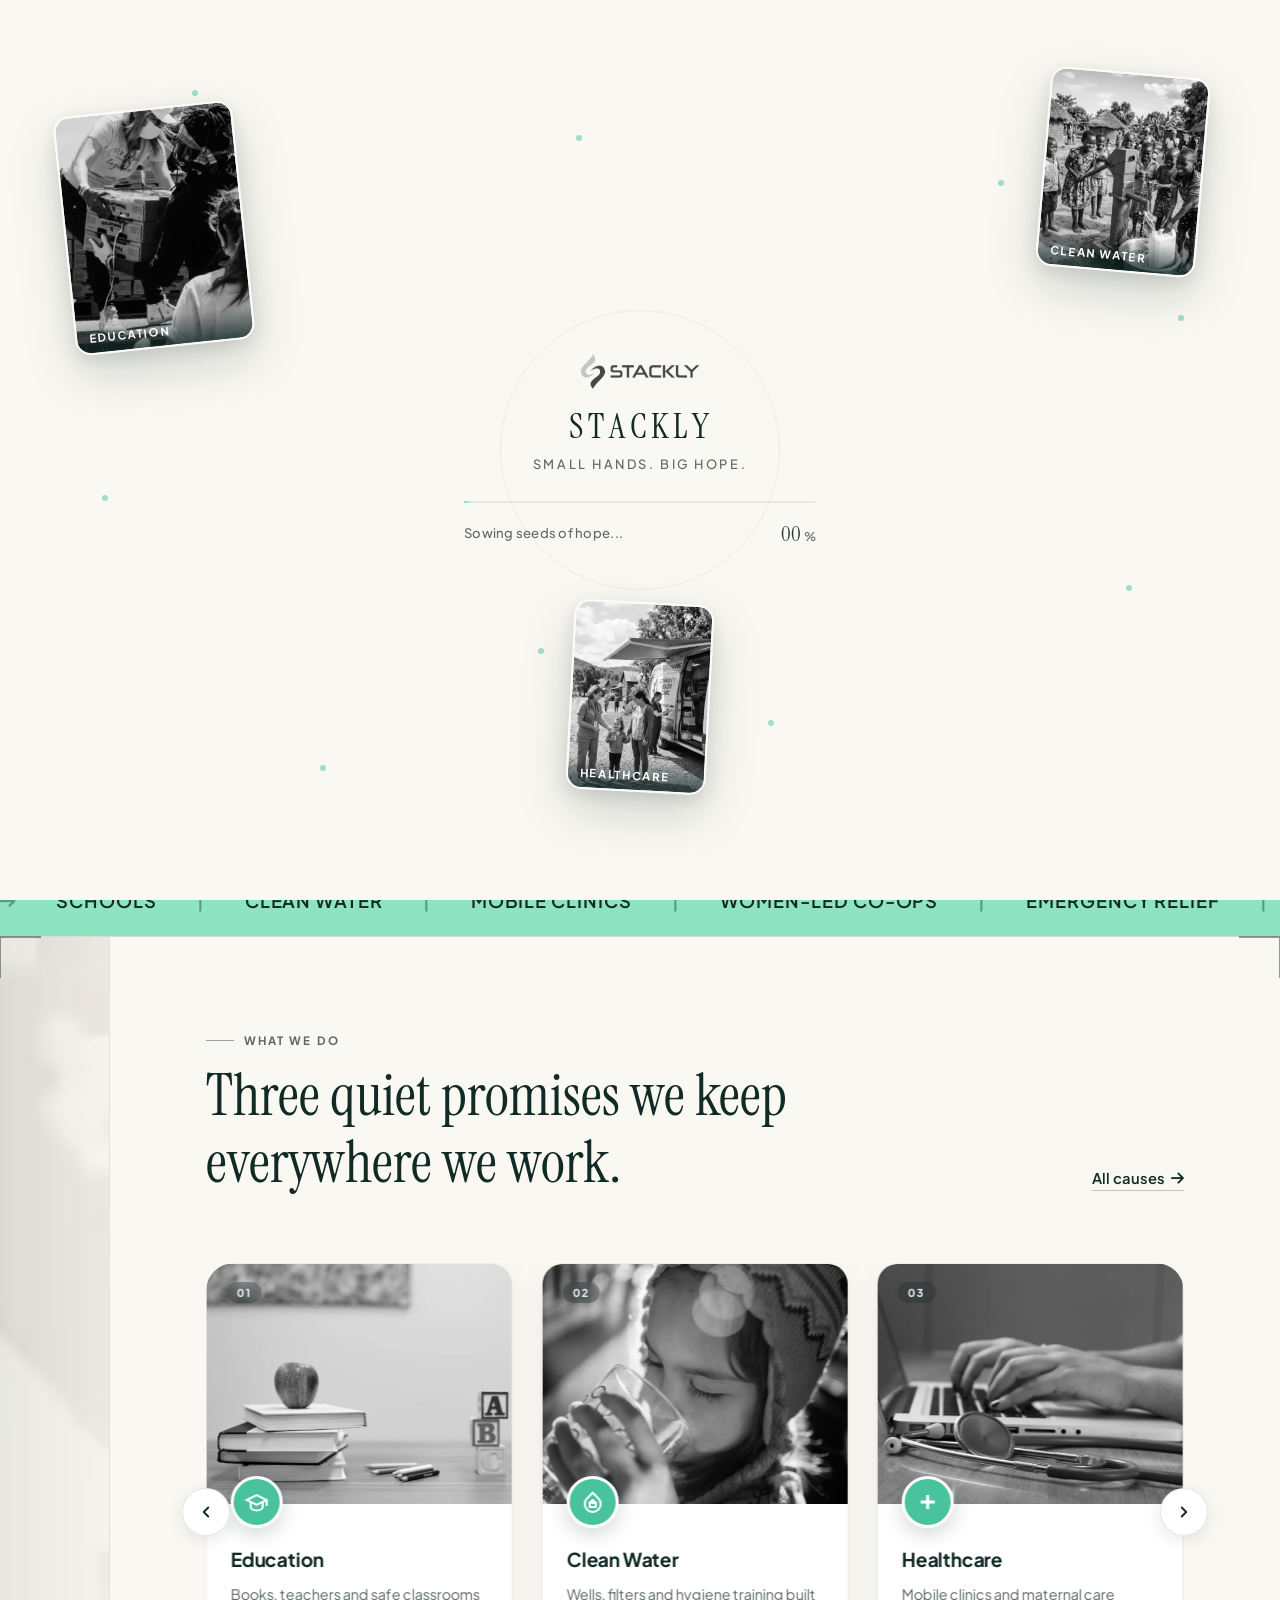
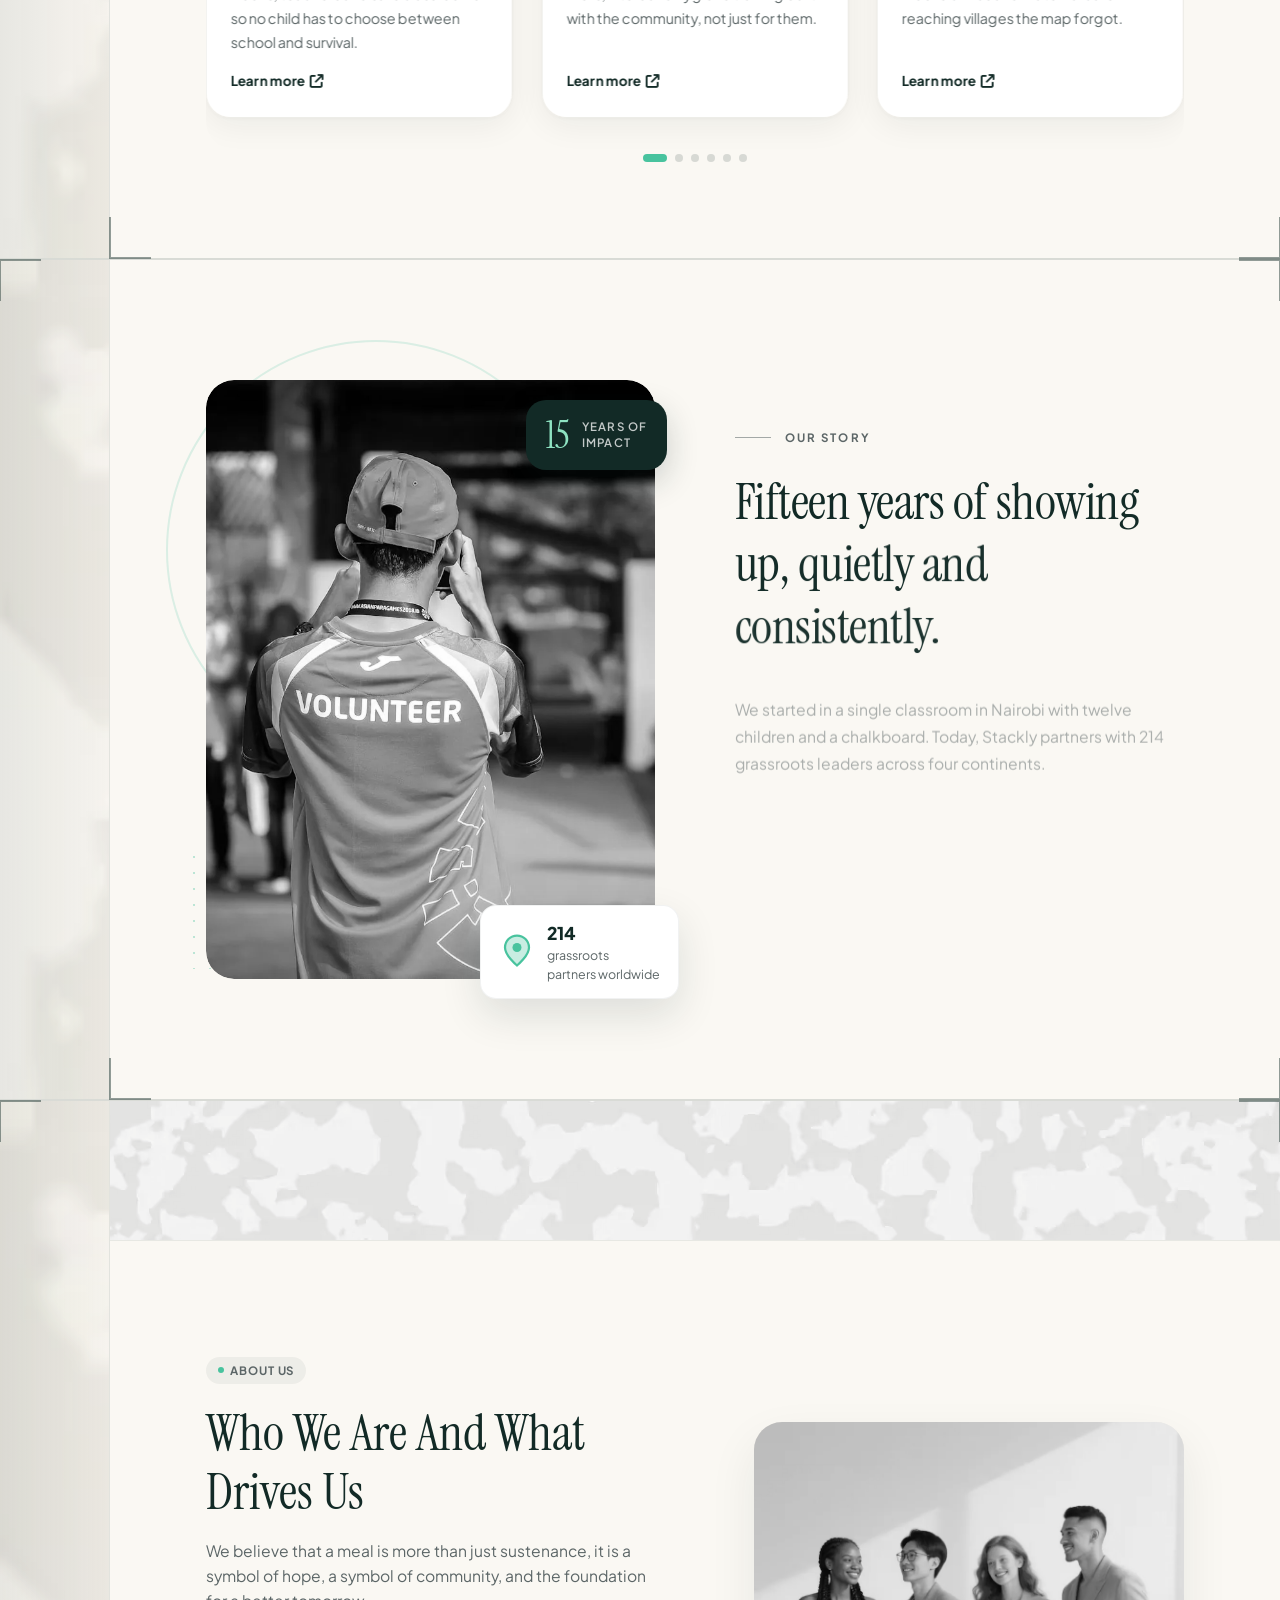
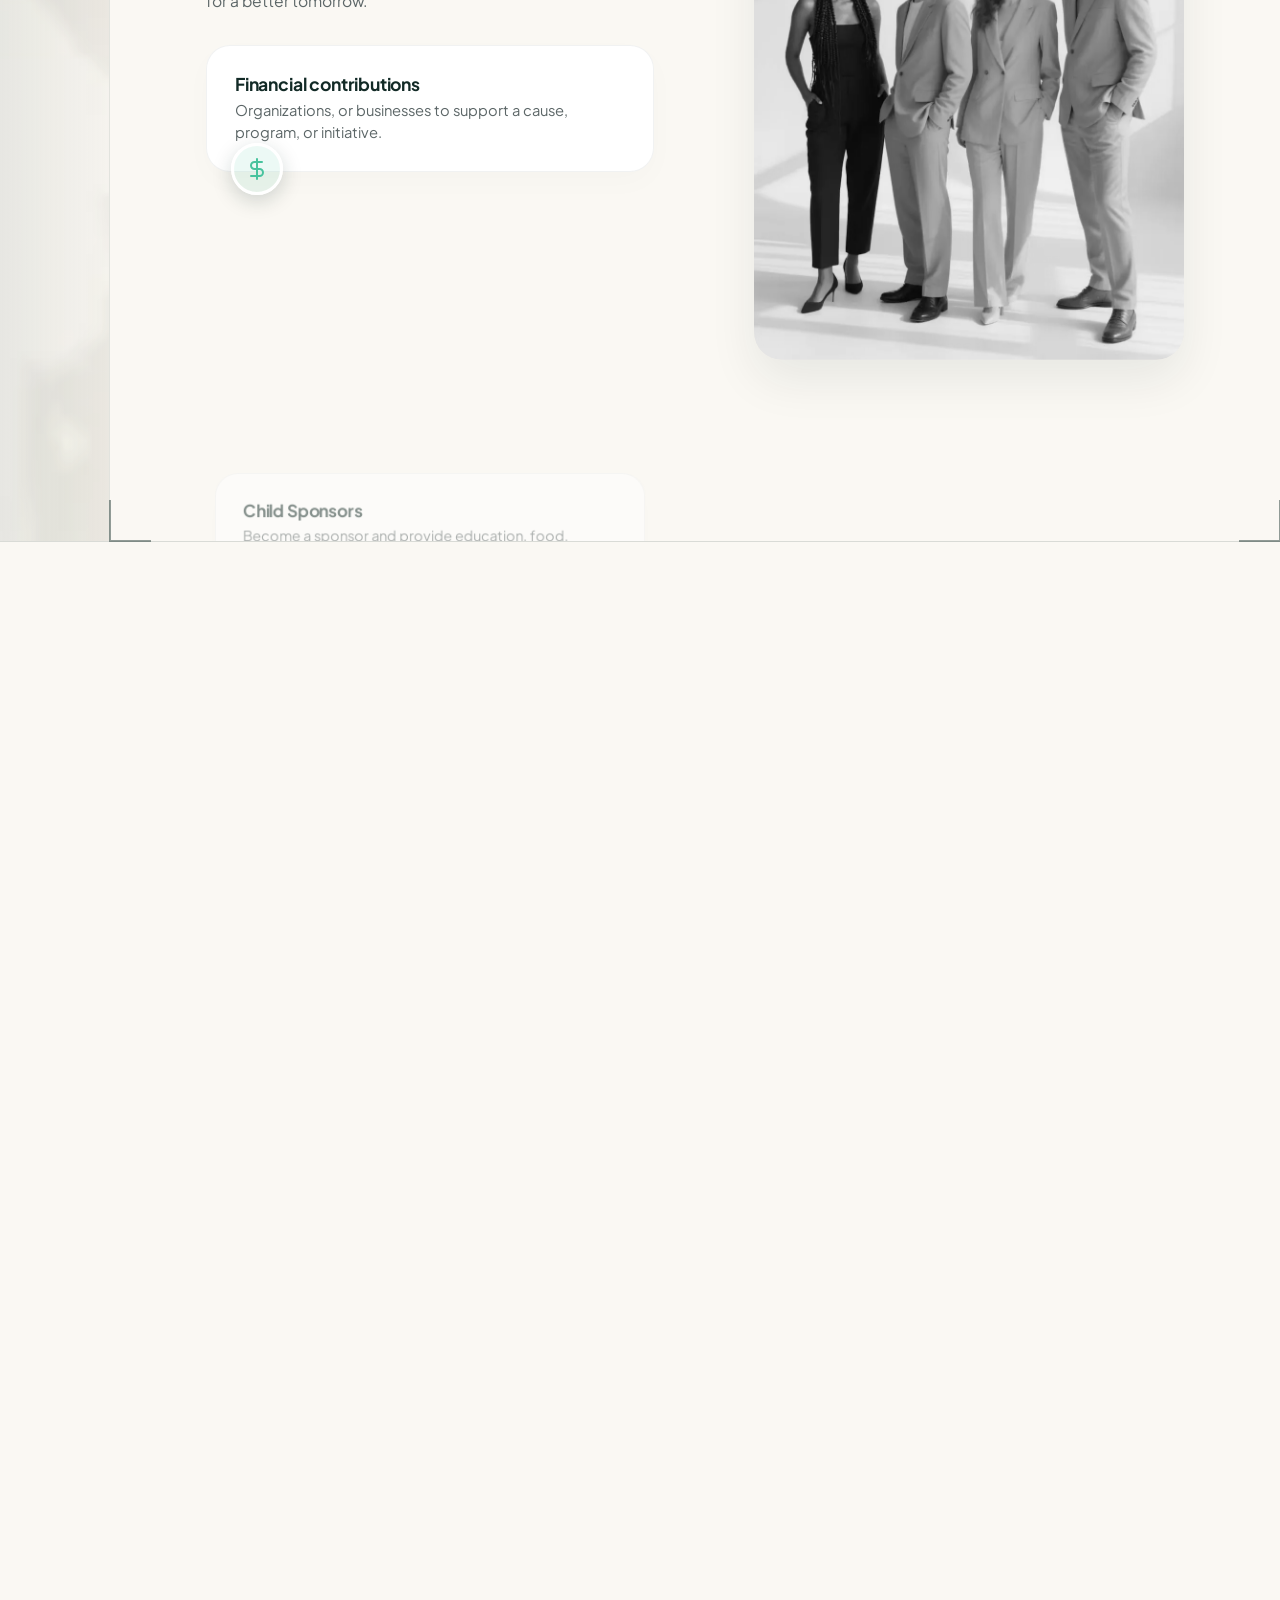
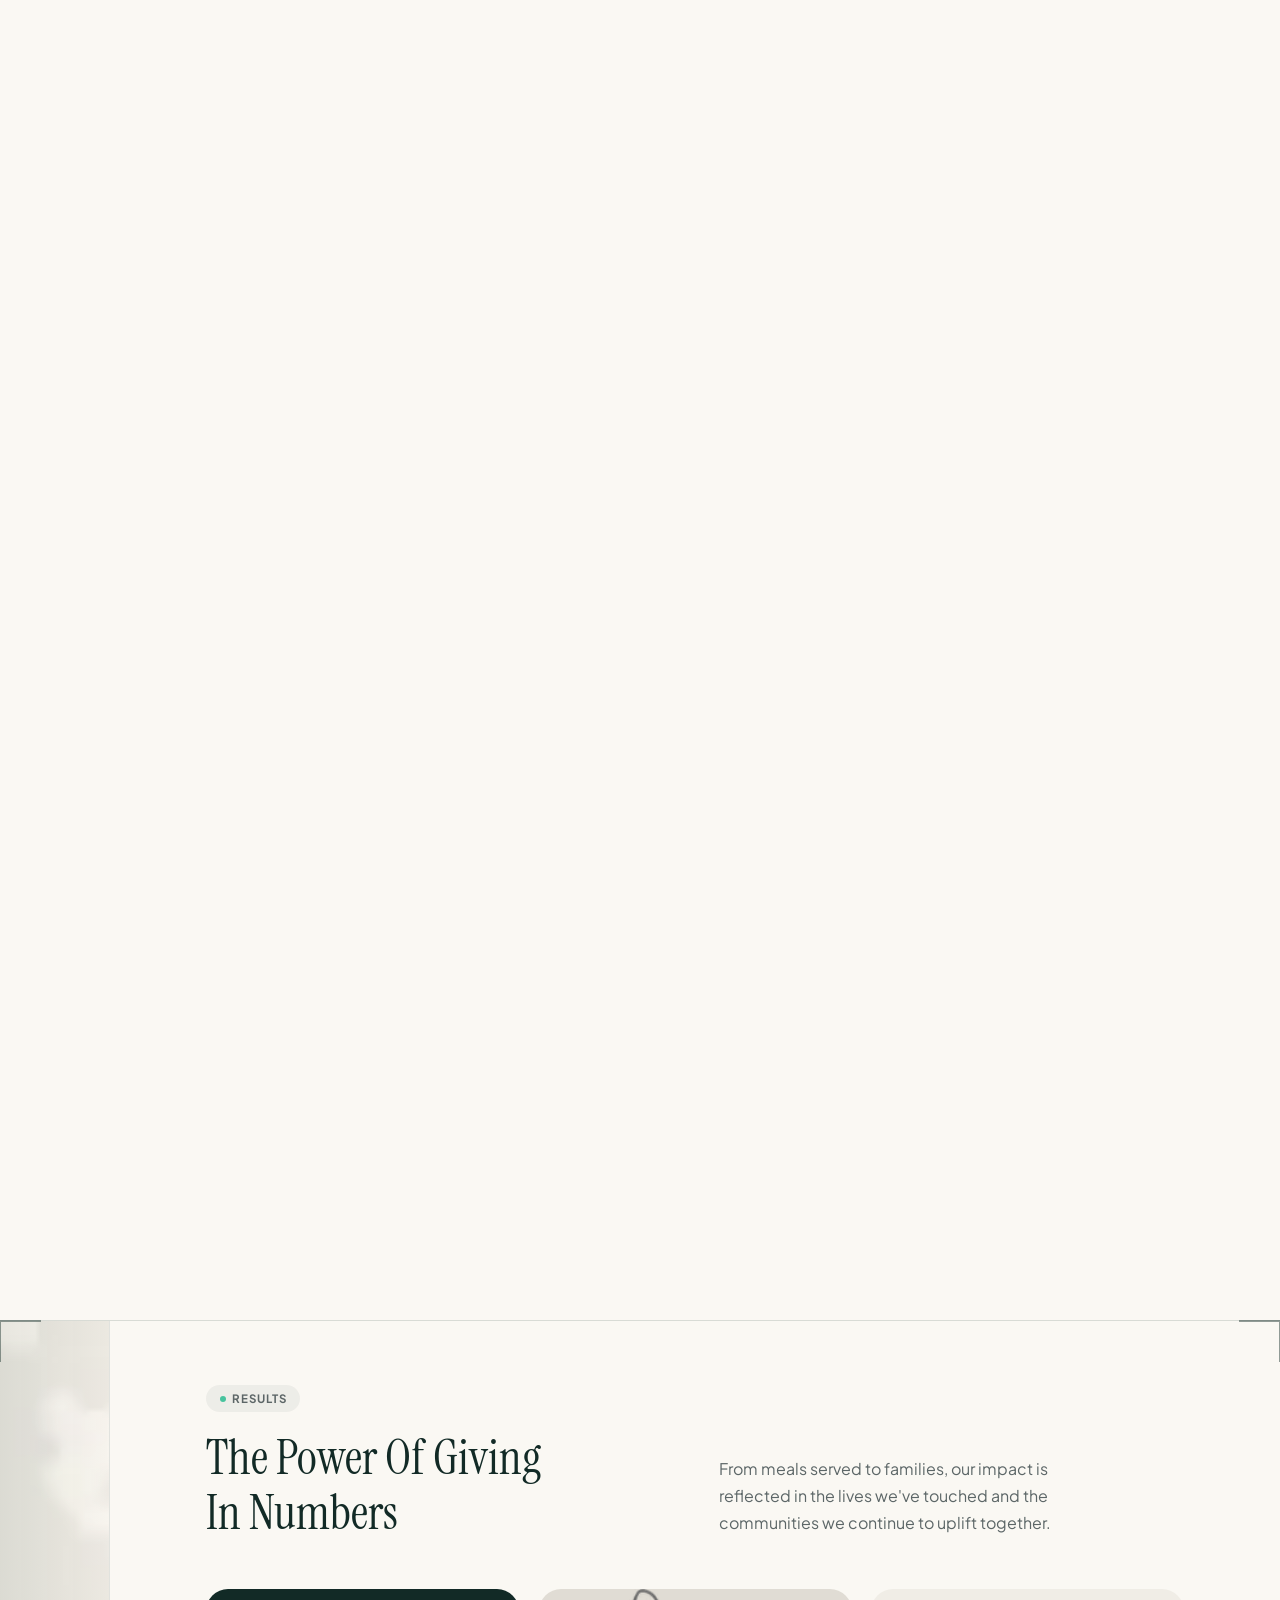
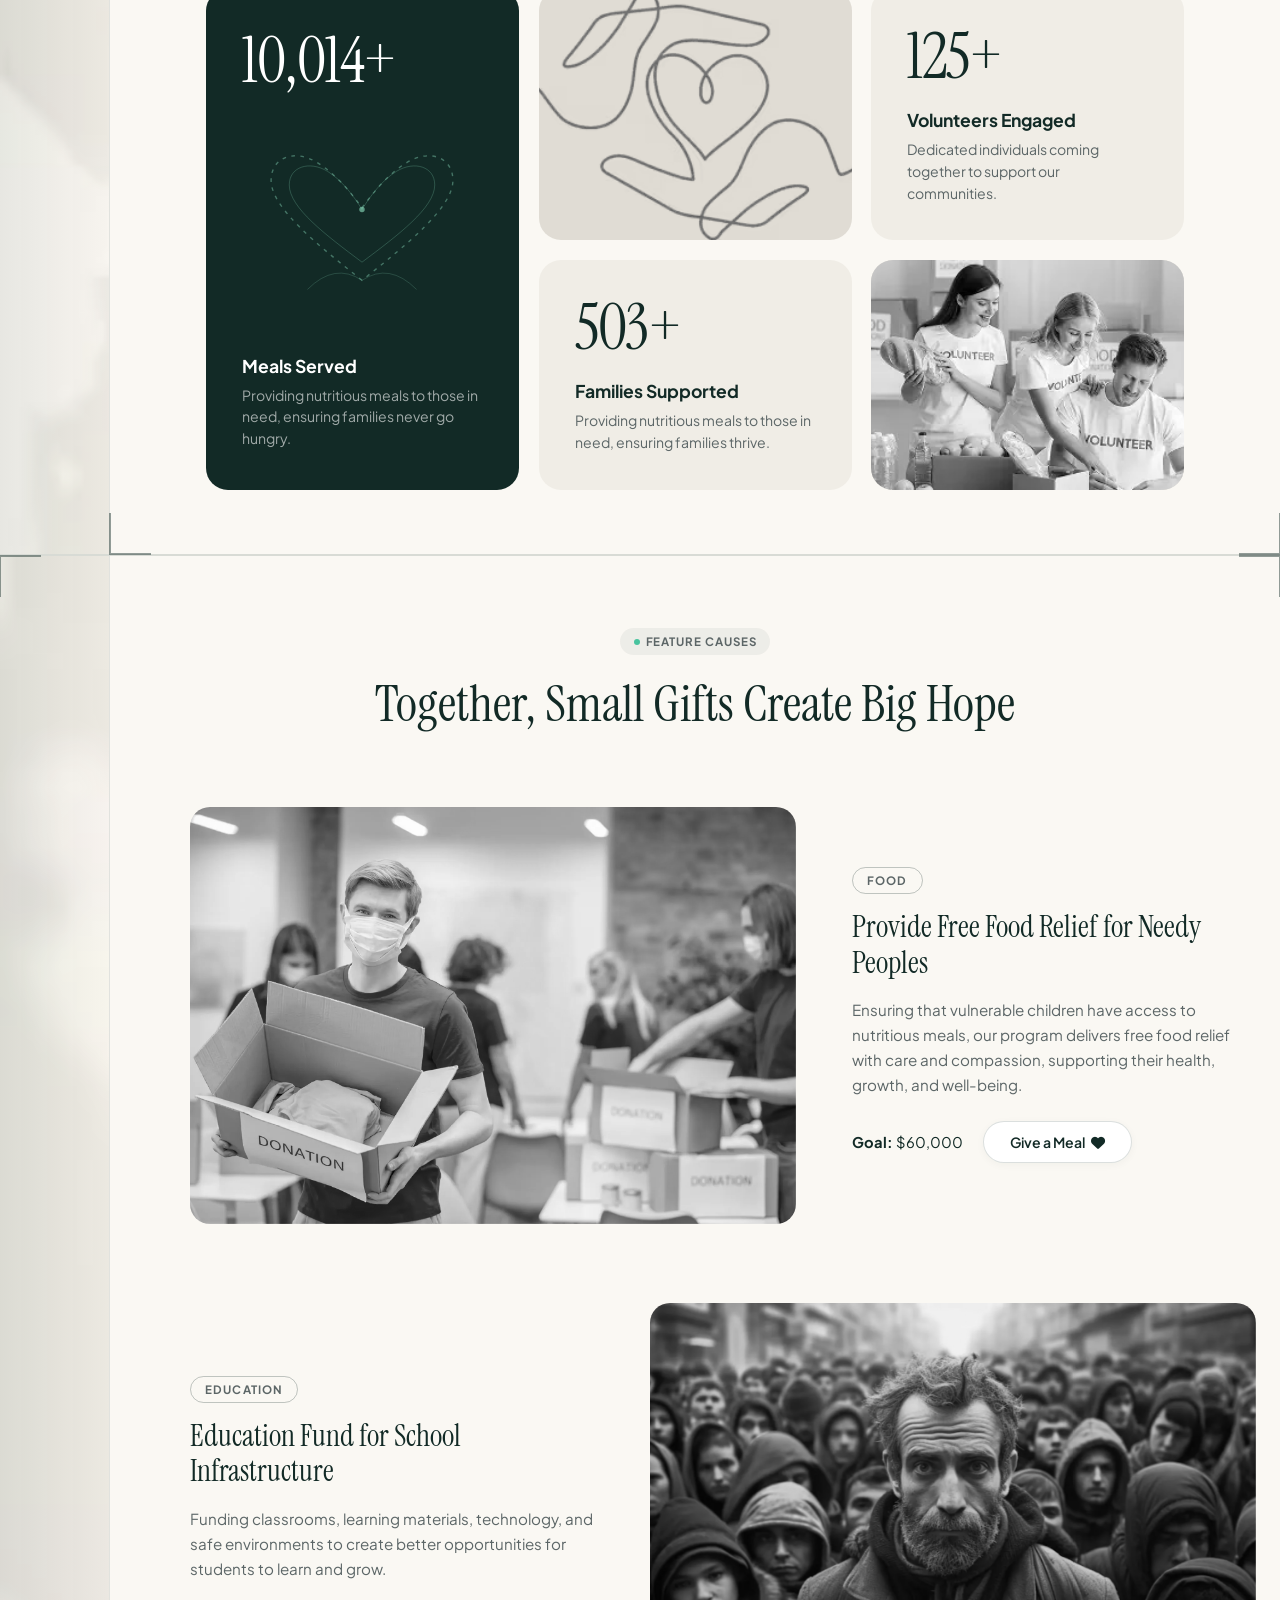
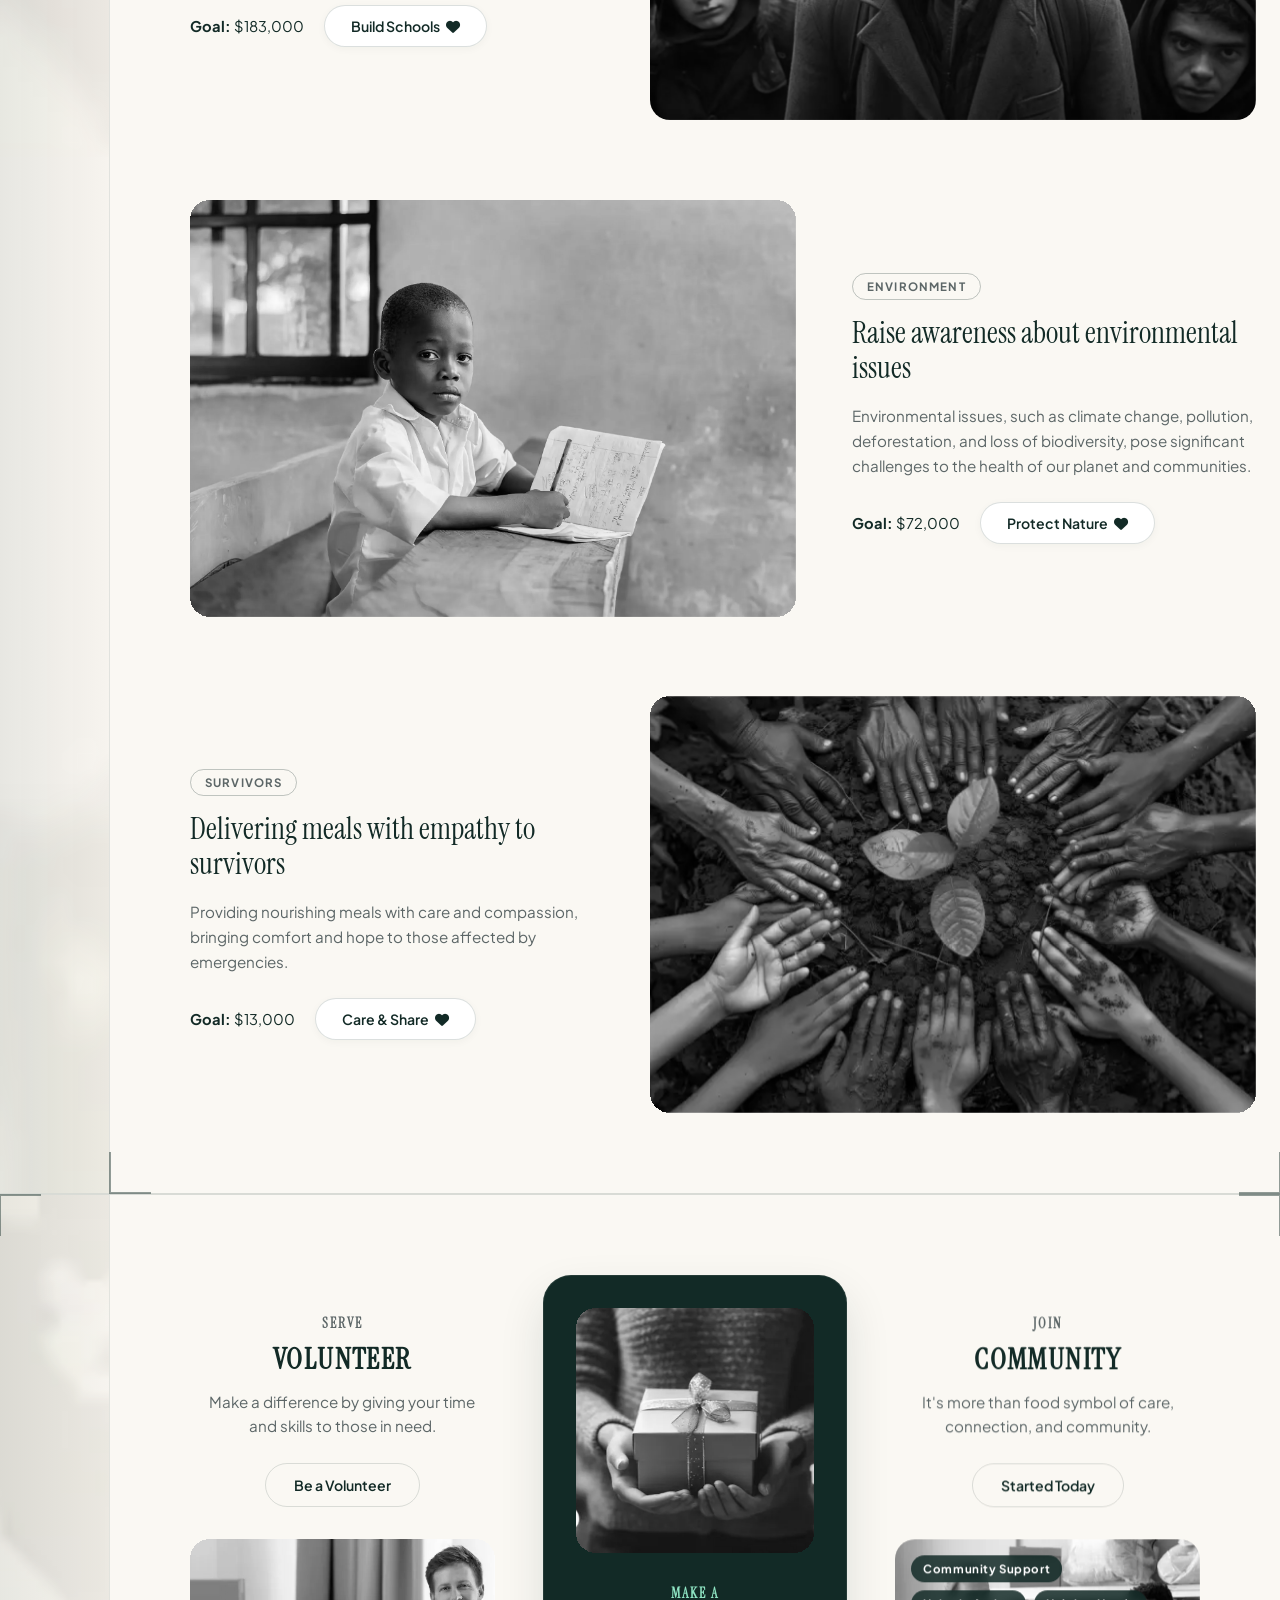
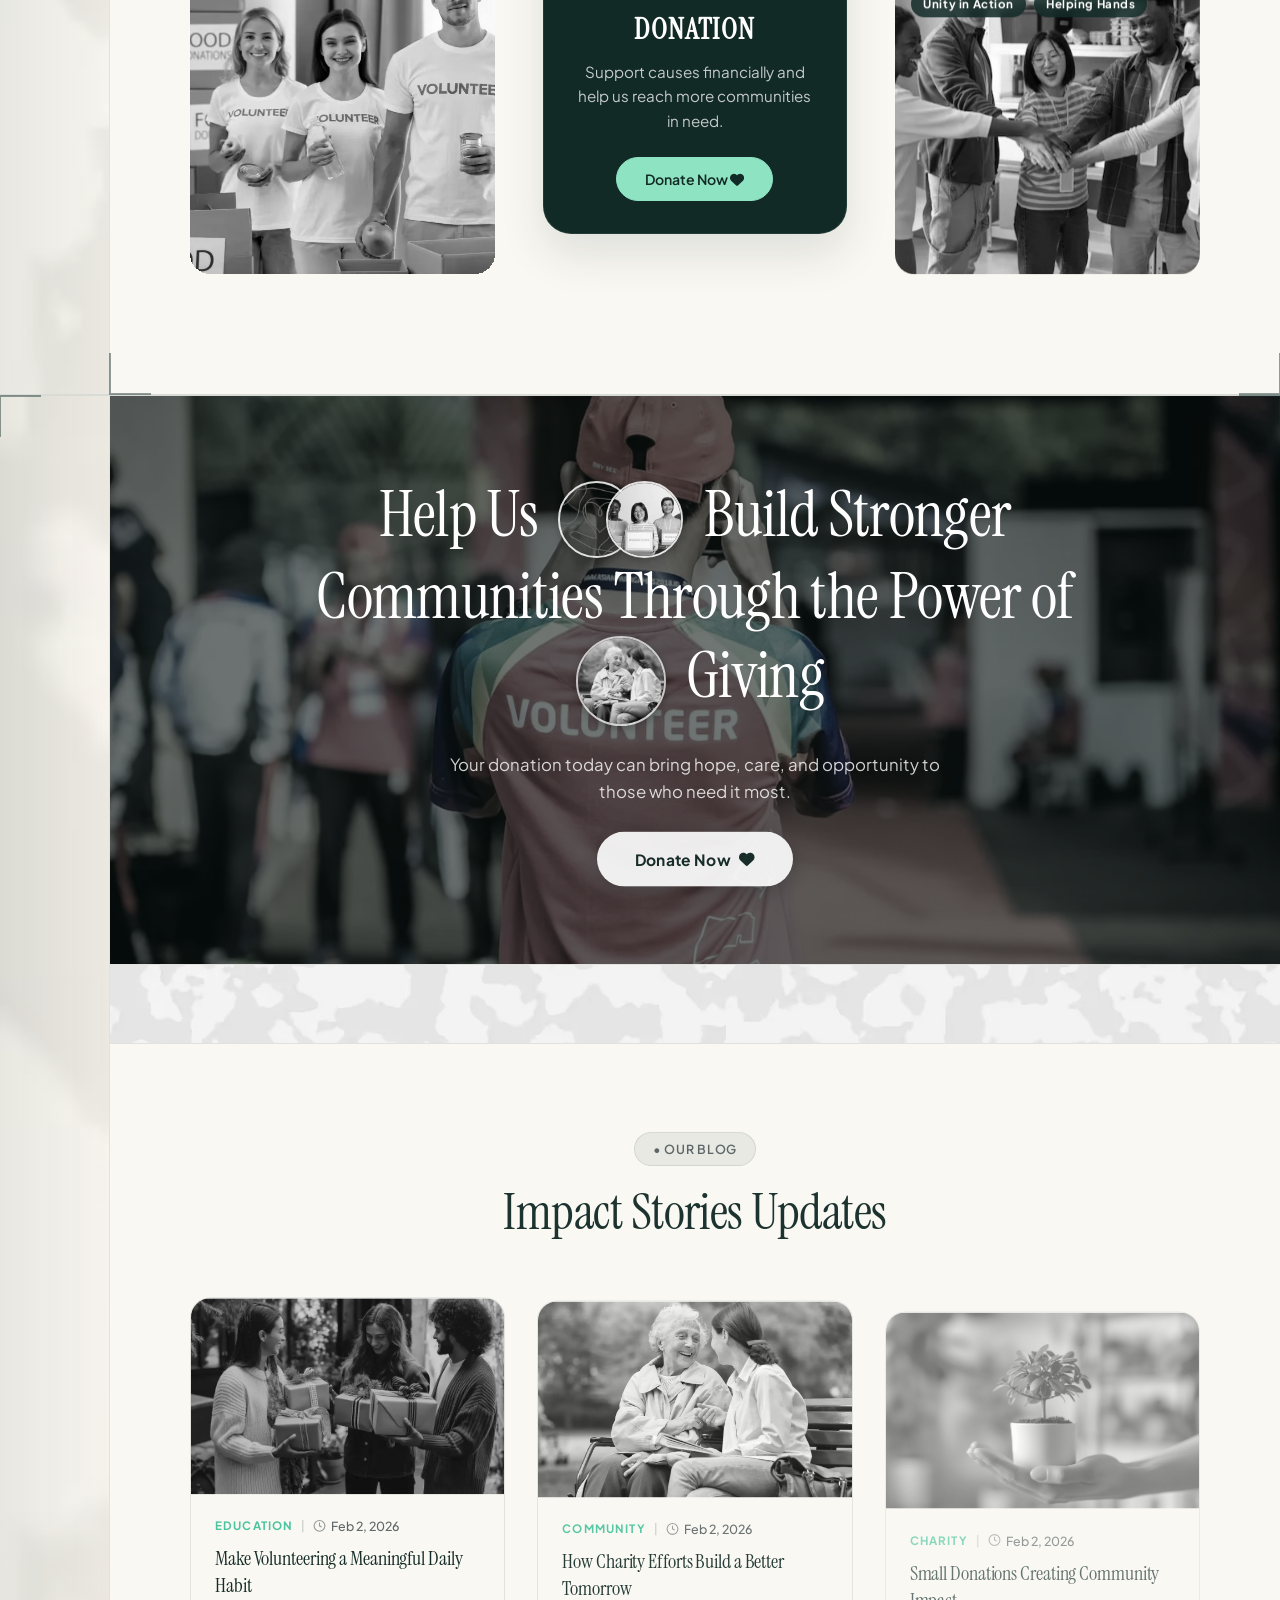
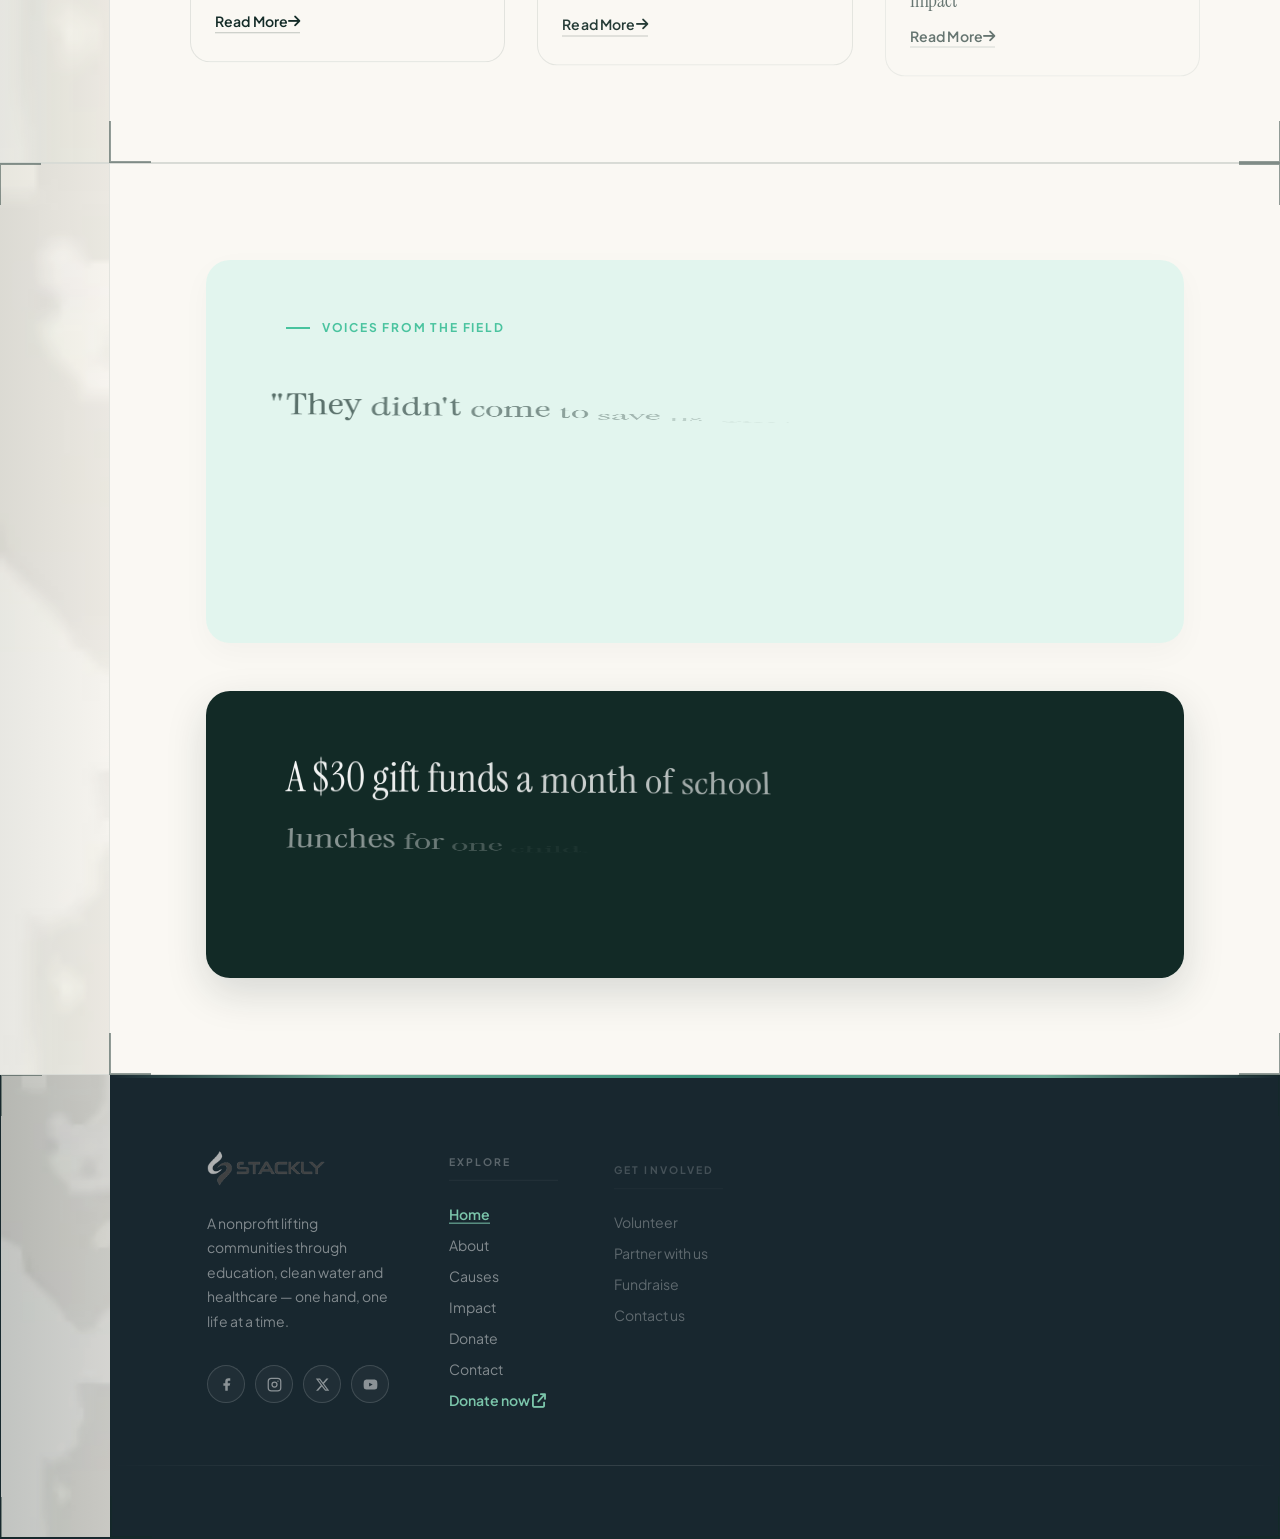
<file: index.html>
<!DOCTYPE html>
<html lang="en">
<head>
  <meta charset="UTF-8">
  <meta name="viewport" content="width=device-width, initial-scale=1.0">
  <title>STACKLY — Small hands, big hope.</title>
  <!-- SEO Meta Tags -->
  <meta name="description" content="Stackly is a global nonprofit standing beside communities on the front line of poverty — funding schools, wells and clinics that families run themselves.">
  <meta name="keywords" content="nonprofit, charity, global poverty, donate, schools, clean water, mobile clinics">
  
  <!-- Stylesheets -->
  <link rel="stylesheet" href="https://cdnjs.cloudflare.com/ajax/libs/font-awesome/6.4.0/css/all.min.css">
  <link rel="stylesheet" href="css/style.css?v=1.3.2">
</head>
<body>
  <!-- Premium Cinematic Preloader -->
  <div id="preloader" aria-label="Loading STACKLY" aria-live="polite">

    <!-- 3-Panel curtains for cinematic wipe exit -->
    <div class="preloader-curtain curtain-left"></div>
    <div class="preloader-curtain curtain-center"></div>
    <div class="preloader-curtain curtain-right"></div>

    <!-- Animated background particle dots -->
    <div class="preloader-particles" aria-hidden="true">
      <span class="pl-dot"></span><span class="pl-dot"></span><span class="pl-dot"></span>
      <span class="pl-dot"></span><span class="pl-dot"></span><span class="pl-dot"></span>
      <span class="pl-dot"></span><span class="pl-dot"></span><span class="pl-dot"></span>
    </div>

    <!-- Floating NGO image collage -->
    <div class="preloader-collage" aria-hidden="true">
      <div class="pl-img-card pl-img-1">
        <img src="assets/home/f7d62a2697b9a7eb753412e50b2d50a08d241d41.webp" alt="" loading="eager">
        <div class="pl-img-label">Education</div>
      </div>
      <div class="pl-img-card pl-img-2">
        <img src="assets/home/water.webp" alt="" loading="eager">
        <div class="pl-img-label">Clean Water</div>
      </div>
      <div class="pl-img-card pl-img-3">
        <img src="assets/home/clinic.webp" alt="" loading="eager">
        <div class="pl-img-label">Healthcare</div>
      </div>
      <div class="pl-ring"></div>
    </div>

    <!-- Central Brand + Progress content -->
    <div class="preloader-content">
      <div class="preloader-logo-wrapper">
        <img src="assets/logo.webp" alt="STACKLY" class="preloader-logo-img">
      </div>
      <div class="preloader-brand-name" aria-hidden="true">
        <span class="pl-letter">S</span><span class="pl-letter">T</span><span class="pl-letter">A</span><span class="pl-letter">C</span><span class="pl-letter">K</span><span class="pl-letter">L</span><span class="pl-letter">Y</span>
      </div>
      <div class="preloader-tagline">
        <span class="pl-tagline-text">Small hands. Big hope.</span>
      </div>
      <div class="preloader-progress-container">
        <div class="preloader-progress-fill">
          <span class="pl-progress-glow"></span>
        </div>
      </div>
      <div class="preloader-status-wrapper">
        <div class="preloader-status-text">Sowing seeds of hope...</div>
        <div class="preloader-counter">00<span class="pl-percent">%</span></div>
      </div>
    </div>

  </div>

  <!-- Header Section -->
  <header class="site-header">
    <div class="header-container">
      <!-- Logo -->
      <a href="index.html" class="logo-wrapper" id="header-logo-link">
        <img src="assets/logo.webp" alt="STACKLY logo">
      </a>
      
      <!-- Navigation Menu -->
      <nav class="nav-menu-wrapper" aria-label="Main Navigation">
        <ul class="nav-menu">
          <!-- Spotlight background element -->
          <div class="nav-spotlight"></div>
          <li class="nav-item"><a href="index.html" class="nav-link active" id="nav-home">Home</a></li>
          <li class="nav-item"><a href="about.html" class="nav-link" id="nav-about">About</a></li>
          <li class="nav-item"><a href="causes.html" class="nav-link" id="nav-causes">Causes</a></li>
          <li class="nav-item"><a href="impact.html" class="nav-link" id="nav-impact">Impact</a></li>
          <li class="nav-item"><a href="donate.html" class="nav-link" id="nav-donate">Donate</a></li>
          <li class="nav-item"><a href="contact.html" class="nav-link" id="nav-contact">Contact</a></li>
        </ul>
        <!-- Mobile actions inside the drawer -->
        <div class="mobile-actions">
          <a href="login.html" class="login-btn" id="btn-login-mobile">Log in</a>
          <a href="404.html" class="donate-btn-header" id="btn-donate-header-mobile">Donate now</a>
        </div>
      </nav>

      <!-- Hamburger Menu Button -->
      <button class="mobile-nav-toggle" id="mobile-nav-toggle" aria-label="Toggle navigation" aria-expanded="false">
        <span class="hamburger-bar"></span>
        <span class="hamburger-bar"></span>
        <span class="hamburger-bar"></span>
      </button>
      
      <!-- Actions -->
      <div class="header-actions">
        <a href="login.html" class="login-btn" id="btn-login">Log in</a>
        <a href="404.html" class="donate-btn-header" id="btn-donate-header">Donate now</a>
      </div>
    </div>
  </header>

  <!-- Hero Section -->
  <main class="container">
    <section class="hero-wrapper" aria-label="Introduction Hero">
      
      <!-- Left Column: Content -->
      <div class="hero-content">
        <div class="subheading" id="hero-subheading">
          — NONPROFIT . EST. 2011
        </div>
        
        <h1 class="hero-heading" id="hero-main-title">
          <div class="heading-reveal-container">
            <span>Small hands,</span>
          </div>
          <div class="heading-reveal-container">
            <span class="mint-word">big hope.</span>
          </div>
        </h1>
        
        <p class="hero-description" id="hero-description-text">
          Stackly is a global nonprofit standing beside communities on the front line of poverty — funding schools, wells and clinics that families run themselves.
        </p>
        
        <div class="hero-actions">
          <a href="404.html" class="btn-primary" id="btn-donate-hero">
            Donate now
            <svg class="arrow-icon" viewBox="0 0 24 24" aria-hidden="true">
              <path d="M7 17L17 7M17 7H7M17 7V17" stroke="currentColor" stroke-linecap="round" stroke-linejoin="round"/>
            </svg>
          </a>
          <a href="404.html" class="btn-outline" id="btn-causes-hero">Our causes</a>
        </div>
        
        <!-- Bento Stats Grid -->
        <div class="stats-grid" id="hero-stats">
          <div class="stat-item">
            <span class="stat-number" id="stat-lives">0k</span>
            <span class="stat-label">Lives Touched</span>
          </div>
          <div class="stat-item">
            <span class="stat-number" id="stat-countries">0</span>
            <span class="stat-label">Countries</span>
          </div>
          <div class="stat-item">
            <span class="stat-number" id="stat-programs">$0M</span>
            <span class="stat-label">Directed to Programs</span>
          </div>
        </div>
      </div>
      
      <!-- Right Column: Visuals -->
      <div class="hero-media-wrapper" id="hero-interactive-media">
        <div class="tilt-container">
          <!-- Backdrop Shape -->
          <div class="backdrop-circle"></div>
          
          <!-- Main Hero Image -->
          <div class="hero-image-box">
            <img src="assets/home/f7d62a2697b9a7eb753412e50b2d50a08d241d41.webp" alt="A volunteer team handing out items in boxes to communities.">
          </div>
          
          <!-- Floating Glassmorphism Card -->
          <div class="floating-glass-card">
            <div class="heart-icon-wrapper">
              <svg viewBox="0 0 24 24" xmlns="http://www.w3.org/2000/svg" aria-hidden="true">
                <path d="M12 21.35l-1.45-1.32C5.4 15.36 2 12.28 2 8.5 2 5.42 4.42 3 7.5 3c1.74 0 3.41.81 4.5 2.09C13.09 3.81 14.76 3 16.5 3 19.58 3 22 5.42 22 8.5c0 3.78-3.4 6.86-8.55 11.54L12 21.35z"/>
              </svg>
            </div>
            <div class="card-text">
              <span class="card-label">THIS MONTH</span>
              <span class="card-value">2,412 gifts</span>
            </div>
          </div>
        </div>
      </div>
      
    </section>
  </main>

  <!-- Bottom Section: Infinite Marquee -->
  <section class="marquee-section" aria-label="Partnerships and Areas We Fund">
    <div class="marquee-container">
      <div class="marquee-track">
        <div class="marquee-text">
          <span>Together we fund</span>
          <span class="item-divider"><i class="fa-solid fa-arrow-right-long"></i></span>
          <span>Schools</span>
          <span class="item-divider">|</span>
          <span>Clean water</span>
          <span class="item-divider">|</span>
          <span>Mobile clinics</span>
          <span class="item-divider">|</span>
          <span>Women-led co-ops</span>
          <span class="item-divider">|</span>
          <span>Emergency relief</span>
          <span class="item-divider">|</span>
          <span>Youth mentorship</span>
          <span class="item-divider">|</span>
        </div>
      </div>
      <div class="marquee-track">
        <div class="marquee-text">
          <span>Together we fund</span>
          <span class="item-divider"><i class="fa-solid fa-arrow-right-long"></i></span>
          <span>Schools</span>
          <span class="item-divider">|</span>
          <span>Clean water</span>
          <span class="item-divider">|</span>
          <span>Mobile clinics</span>
          <span class="item-divider">|</span>
          <span>Women-led co-ops</span>
          <span class="item-divider">|</span>
          <span>Emergency relief</span>
          <span class="item-divider">|</span>
          <span>Youth mentorship</span>
          <span class="item-divider">|</span>
        </div>
      </div>
    </div>
  </section>

  <!-- What We Do Section -->
  <section class="what-we-do-section" id="what-we-do" aria-label="What We Do">
    <div class="section-frame-wrapper">
      <div class="section-side-strip" aria-hidden="true">
        <img src="assets/home/banner.webp" alt="">
      </div>
      <div class="section-frame-content">

    <!-- Section Header -->
    <div class="section-header">
      <div class="header-left">
        <div class="subheading-container">
          <span class="header-line-decor"></span>
          <span class="subheading-text">WHAT WE DO</span>
        </div>
        <h2 class="what-we-do-heading" id="what-we-do-title">
          Three quiet promises we keep everywhere we work.
        </h2>
      </div>
      <div class="header-right">
        <a href="404.html" class="all-causes-link">All causes <span class="arrow-right"><i class="fa-solid fa-arrow-right"></i></span></a>
      </div>
    </div>

    <!-- Carousel Wrapper -->
    <div class="carousel-outer">

      <!-- Prev / Next buttons -->
      <button class="carousel-btn carousel-btn--prev" aria-label="Previous">
        <svg viewBox="0 0 24 24" fill="none" stroke="currentColor" stroke-width="2.5">
          <path d="M15 18l-6-6 6-6" stroke-linecap="round" stroke-linejoin="round"/>
        </svg>
      </button>
      <button class="carousel-btn carousel-btn--next" aria-label="Next">
        <svg viewBox="0 0 24 24" fill="none" stroke="currentColor" stroke-width="2.5">
          <path d="M9 18l6-6-6-6" stroke-linecap="round" stroke-linejoin="round"/>
        </svg>
      </button>

      <!-- Track (6 real cards + 6 clones for seamless loop) -->
      <div class="carousel-track-wrapper">
        <div class="carousel-track" id="carousel-track">

          <!-- ── REAL CARDS ── -->

          <!-- Card 1: Education -->
          <div class="service-card" data-index="1">
            <div class="card-inner">
              <div class="card-image-box">
                <img src="assets/home/027f509352f726e457482bb85d8c05874df5ec55.webp" alt="Stacked books and learning materials">
                <div class="card-icon-circle">
                  <svg class="card-icon-svg" viewBox="0 0 24 24" fill="none" stroke="currentColor" stroke-width="2">
                    <path d="M22 10v6M2 10l10-5 10 5-10 5L2 10z"/>
                    <path d="M6 12v5c0 2 2.7 3.5 6 3.5s6-1.5 6-3.5v-5"/>
                  </svg>
                </div>
                <div class="card-number">01</div>
              </div>
              <div class="card-content-box">
                <h3 class="card-title">Education</h3>
                <p class="card-desc">Books, teachers and safe classrooms so no child has to choose between school and survival.</p>
                <a href="404.html" class="card-link">Learn more <span class="link-arrow"><i class="fa-solid fa-arrow-up-right-from-square text-[10px]"></i></span></a>
              </div>
            </div>
          </div>

          <!-- Card 2: Clean Water -->
          <div class="service-card" data-index="2">
            <div class="card-inner">
              <div class="card-image-box">
                <img src="assets/home/fe2e0855b4bac8a5bc832afa98b18f4a6b06c50e.webp" alt="Child drinking clean water">
                <div class="card-icon-circle">
                  <svg class="card-icon-svg" viewBox="0 0 24 24" fill="none" stroke="currentColor" stroke-width="2">
                    <path d="M12 2.69l5.66 5.66a8 8 0 1 1-11.31 0z"/>
                    <path d="M9 13h6v4H9z"/>
                    <path d="M8 13.5l4-3.5 4 3.5"/>
                  </svg>
                </div>
                <div class="card-number">02</div>
              </div>
              <div class="card-content-box">
                <h3 class="card-title">Clean Water</h3>
                <p class="card-desc">Wells, filters and hygiene training built with the community, not just for them.</p>
                <a href="404.html" class="card-link">Learn more <span class="link-arrow"><i class="fa-solid fa-arrow-up-right-from-square text-[10px]"></i></span></a>
              </div>
            </div>
          </div>

          <!-- Card 3: Healthcare -->
          <div class="service-card" data-index="3">
            <div class="card-inner">
              <div class="card-image-box">
                <img src="assets/home/7e6fb4e611979bda6582c2bde6df831caacf73f3.webp" alt="Stethoscope on laptop">
                <div class="card-icon-circle">
                  <svg class="card-icon-svg" viewBox="0 0 24 24" fill="none" stroke="currentColor" stroke-width="2">
                    <path d="M19 10.5h-5.5V5h-3v5.5H5v3h5.5V19h3v-5.5H19v-3z" fill="currentColor" stroke="none"/>
                  </svg>
                </div>
                <div class="card-number">03</div>
              </div>
              <div class="card-content-box">
                <h3 class="card-title">Healthcare</h3>
                <p class="card-desc">Mobile clinics and maternal care reaching villages the map forgot.</p>
                <a href="404.html" class="card-link">Learn more <span class="link-arrow"><i class="fa-solid fa-arrow-up-right-from-square text-[10px]"></i></span></a>
              </div>
            </div>
          </div>

          <!-- Card 4: Women Empowerment -->
          <div class="service-card" data-index="4">
            <div class="card-inner">
              <div class="card-image-box">
                <img src="assets/home/f7d62a2697b9a7eb753412e50b2d50a08d241d41.webp" alt="Women empowerment community">
                <div class="card-icon-circle">
                  <svg class="card-icon-svg" viewBox="0 0 24 24" fill="none" stroke="currentColor" stroke-width="2">
                    <circle cx="12" cy="8" r="4"/>
                    <path d="M12 12v8M9 17h6"/>
                    <path d="M8 20c0-2.2 1.8-4 4-4s4 1.8 4 4"/>
                  </svg>
                </div>
                <div class="card-number">04</div>
              </div>
              <div class="card-content-box">
                <h3 class="card-title">Women Empowerment</h3>
                <p class="card-desc">Skill training and micro-finance so women lead their communities, not just survive in them.</p>
                <a href="404.html" class="card-link">Learn more <span class="link-arrow"><i class="fa-solid fa-arrow-up-right-from-square text-[10px]"></i></span></a>
              </div>
            </div>
          </div>

          <!-- Card 5: Emergency Relief -->
          <div class="service-card" data-index="5">
            <div class="card-inner">
              <div class="card-image-box">
                <img src="assets/home/education.webp" alt="Emergency relief efforts">
                <div class="card-icon-circle">
                  <svg class="card-icon-svg" viewBox="0 0 24 24" fill="none" stroke="currentColor" stroke-width="2">
                    <path d="M12 22s8-4.5 8-11.8A8 8 0 0 0 4 10.2C4 17.5 12 22 12 22z"/>
                    <path d="M12 8v4M12 16h.01"/>
                  </svg>
                </div>
                <div class="card-number">05</div>
              </div>
              <div class="card-content-box">
                <h3 class="card-title">Emergency Relief</h3>
                <p class="card-desc">Food, shelter and trauma support within 48 hours of a natural disaster or conflict outbreak.</p>
                <a href="404.html" class="card-link">Learn more <span class="link-arrow"><i class="fa-solid fa-arrow-up-right-from-square text-[10px]"></i></span></a>
              </div>
            </div>
          </div>

          <!-- Card 6: Youth Mentorship -->
          <div class="service-card" data-index="6">
            <div class="card-inner">
              <div class="card-image-box">
                <img src="assets/home/clinic.webp" alt="Youth mentorship program">
                <div class="card-icon-circle">
                  <svg class="card-icon-svg" viewBox="0 0 24 24" fill="none" stroke="currentColor" stroke-width="2">
                    <path d="M17 21v-2a4 4 0 0 0-4-4H5a4 4 0 0 0-4 4v2"/>
                    <circle cx="9" cy="7" r="4"/>
                    <path d="M23 21v-2a4 4 0 0 0-3-3.87M16 3.13a4 4 0 0 1 0 7.75"/>
                  </svg>
                </div>
                <div class="card-number">06</div>
              </div>
              <div class="card-content-box">
                <h3 class="card-title">Youth Mentorship</h3>
                <p class="card-desc">Pairing young leaders with mentors who open doors that geography and poverty normally keep shut.</p>
                <a href="404.html" class="card-link">Learn more <span class="link-arrow"><i class="fa-solid fa-arrow-up-right-from-square text-[10px]"></i></span></a>
              </div>
            </div>
          </div>

        </div><!-- /carousel-track -->
      </div><!-- /carousel-track-wrapper -->

      <!-- Dot Navigation -->
      <div class="carousel-dots" id="carousel-dots">
        <span class="carousel-dot active" data-dot="0"></span>
        <span class="carousel-dot" data-dot="1"></span>
        <span class="carousel-dot" data-dot="2"></span>
        <span class="carousel-dot" data-dot="3"></span>
        <span class="carousel-dot" data-dot="4"></span>
        <span class="carousel-dot" data-dot="5"></span>
      </div>

    </div><!-- /carousel-outer -->

      </div><!-- /section-frame-content -->
    </div><!-- /section-frame-wrapper -->
  </section>
  <!-- ══════════════════════════════════════════════════════
       OUR STORY SECTION
       Split layout: image left (slides in) · content right
  ══════════════════════════════════════════════════════ -->
  <section class="our-story-section" id="our-story" aria-label="Our Story">
    <div class="section-frame-wrapper">
      <div class="section-side-strip" aria-hidden="true">
        <img src="assets/home/banner.webp" alt="">
      </div>
      <div class="section-frame-content">

    <!-- ─── Left: Image Column ─── -->
    <div class="story-image-col">

      <!-- Decorative mint ring behind image -->
      <div class="story-ring-decor" aria-hidden="true"></div>

      <!-- Floating accent badge -->
      <div class="story-badge" aria-hidden="true">
        <span class="story-badge-number">15</span>
        <span class="story-badge-label">Years of<br>impact</span>
      </div>

      <!-- Dot-grid texture -->
      <div class="story-dots" aria-hidden="true"></div>

      <!-- Main image frame -->
      <div class="story-image-frame">
        <div class="story-image-reveal-mask">
          <img
            src="assets/home/050145712d268ce3d0fb581a46f14a460cc3a35f.webp"
            alt="A STACKLY volunteer at a community event"
            class="story-photo"
            loading="lazy"
          >
        </div>
        <!-- Floating stat pill -->
        <div class="story-stat-pill">
          <svg class="story-stat-icon" viewBox="0 0 24 24" fill="none">
            <path d="M12 21C12 21 4 14.5 4 9a8 8 0 0 1 16 0c0 5.5-8 12-8 12z" fill="#48C39E" opacity="0.3"/>
            <path d="M12 21C12 21 4 14.5 4 9a8 8 0 0 1 16 0c0 5.5-8 12-8 12z" stroke="#48C39E" stroke-width="1.5"/>
            <circle cx="12" cy="9" r="3" fill="#48C39E"/>
          </svg>
          <div class="story-stat-text">
            <strong>214</strong> grassroots<br>partners worldwide
          </div>
        </div>
      </div>
    </div>

    <!-- ─── Right: Content Column ─── -->
    <div class="story-content-col">

      <!-- Label row -->
      <div class="story-label-row">
        <span class="story-label-line"></span>
        <span class="story-label-text">OUR STORY</span>
      </div>

      <!-- Heading — split by JS for word-by-word reveal -->
      <h2 class="story-heading" id="story-heading">
        Fifteen years of showing up, quietly and consistently.
      </h2>

      <!-- Body text — lines fade in staggered -->
      <div class="story-body">
        <p class="story-para" id="story-para-1">
          We started in a single classroom in Nairobi with twelve children
          and a chalkboard. Today, Stackly partners with 214 grassroots
          leaders across four continents.
        </p>
        <p class="story-para" id="story-para-2">
          Because the best solutions were already there. We just help them scale.
        </p>
      </div>

      <!-- Divider line that draws in on scroll -->
      <div class="story-divider" aria-hidden="true">
        <span class="story-divider-line"></span>
      </div>

      <!-- CTA Buttons -->
      <div class="story-actions">
        <a href="404.html" class="btn-story-primary">
          <span>About Stackly</span>
          <svg viewBox="0 0 20 20" fill="none">
            <path d="M4 10h12M12 6l4 4-4 4" stroke="currentColor" stroke-width="1.8" stroke-linecap="round" stroke-linejoin="round"/>
          </svg>
        </a>
        <a href="404.html" class="btn-story-outline">
          <span>Volunteer</span>
          <svg viewBox="0 0 20 20" fill="none">
            <path d="M10 4v12M4 10h12" stroke="currentColor" stroke-width="1.8" stroke-linecap="round"/>
          </svg>
        </a>
      </div>

    </div><!-- /story-content-col -->

      </div><!-- /section-frame-content -->
    </div><!-- /section-frame-wrapper -->
  </section><!-- /our-story-section -->

  <!-- ══════════════════════════════════════════════════════
       ABOUT US (STACKING CARDS) SECTION
  ══════════════════════════════════════════════════════ -->
  <section class="about-stack-section" aria-label="About Us and Our Mission">
    <div class="section-frame-wrapper">
      <div class="section-side-strip" aria-hidden="true">
        <img src="assets/home/banner.webp" alt="">
      </div>
      <div class="section-frame-content">
    <!-- Top Horizontal Decorative Banner -->
    <div class="about-top-banner">
      <img src="assets/home/banner.webp" alt="STACKLY decorative pattern banner">
    </div>

    <div class="about-stack-sticky-container">
      
      <!-- Left Column: Sticky Header & Stacking Cards -->
      <div class="about-stack-left-col">
        <div class="about-stack-header">
          <div class="about-tag">
            <span class="about-tag-dot"></span>
            <span>About Us</span>
          </div>
          <h2 class="about-heading">
            Who We Are And What Drives Us
          </h2>
          <p class="about-subtext">
            We believe that a meal is more than just sustenance, it is a symbol of hope, a symbol of community, and the foundation for a better tomorrow.
          </p>
        </div>

        <div class="about-cards-container">
          
          <!-- Card 1 -->
          <div class="about-stack-card active" id="about-card-1">
            <div class="card-icon-circle">
              <!-- Clipboard/Money Icon -->
              <svg viewBox="0 0 24 24" fill="none" stroke="currentColor" stroke-width="2">
                <path d="M12 2v20M17 5H9.5a3.5 3.5 0 0 0 0 7h5a3.5 3.5 0 0 1 0 7H6" stroke-linecap="round" stroke-linejoin="round"/>
              </svg>
            </div>
            <div class="card-text-content">
              <h4 class="card-title">Financial contributions</h4>
              <p class="card-desc">Organizations, or businesses to support a cause, program, or initiative.</p>
            </div>
          </div>

          <!-- Card 2 -->
          <div class="about-stack-card" id="about-card-2">
            <div class="card-icon-circle">
              <!-- Hands holding heart/sprout -->
              <svg viewBox="0 0 24 24" fill="none" stroke="currentColor" stroke-width="2">
                <path d="M12 22s8-4 8-10V5l-8-3-8 3v7c0 6 8 10 8 10z" stroke-linecap="round" stroke-linejoin="round"/>
                <path d="M12 8v8M8 12h8" stroke-linecap="round" stroke-linejoin="round"/>
              </svg>
            </div>
            <div class="card-text-content">
              <h4 class="card-title">Child Sponsors</h4>
              <p class="card-desc">Become a sponsor and provide education, food, healthcare, and hope to children in need.</p>
            </div>
          </div>

          <!-- Card 3 -->
          <div class="about-stack-card" id="about-card-3">
            <div class="card-icon-circle">
              <!-- Heart with pulse -->
              <svg viewBox="0 0 24 24" fill="none" stroke="currentColor" stroke-width="2">
                <path d="M22 12h-4l-3 9L9 3l-3 9H2" stroke-linecap="round" stroke-linejoin="round"/>
              </svg>
            </div>
            <div class="card-text-content">
              <h4 class="card-title">Health and Wellness</h4>
              <p class="card-desc">Healthier life through access to medical care, nutrition, and wellness programs for all.</p>
            </div>
          </div>

          <!-- Card 4 -->
          <div class="about-stack-card" id="about-card-4">
            <div class="card-icon-circle">
              <!-- Network/Community nodes -->
              <svg viewBox="0 0 24 24" fill="none" stroke="currentColor" stroke-width="2">
                <circle cx="12" cy="5" r="3"/>
                <circle cx="6" cy="19" r="3"/>
                <circle cx="18" cy="19" r="3"/>
                <path d="M9 17l3-9 3 9M6 19h12" stroke-linecap="round" stroke-linejoin="round"/>
              </svg>
            </div>
            <div class="card-text-content">
              <h4 class="card-title">Community Development</h4>
              <p class="card-desc">Building stronger communities through education, skill development, and sustainable solutions.</p>
            </div>
          </div>

        </div>
      </div>

      <!-- Right Column: Synchronized Sticky Images -->
      <div class="about-stack-right-col">
        <div class="about-image-stack-wrapper">
          
          <!-- Image 1 -->
          <div class="about-stack-image-box active" id="about-image-1">
            <img src="assets/home/1.webp" alt="Financial contributions to Stackly">
          </div>

          <!-- Image 2 -->
          <div class="about-stack-image-box" id="about-image-2">
            <img src="assets/home/2.webp" alt="Child sponsorship program">
          </div>

          <!-- Image 3 -->
          <div class="about-stack-image-box" id="about-image-3">
            <img src="assets/home/3.webp" alt="Health and wellness outreach">
          </div>

          <!-- Image 4 -->
          <div class="about-stack-image-box" id="about-image-4">
            <img src="assets/home/4.webp" alt="Community development initiatives">
          </div>

        </div>
      </div>

    </div>
      </div><!-- /section-frame-content -->
    </div><!-- /section-frame-wrapper -->
  </section>

  <!-- ══════════════════════════════════════════════════════
       RESULTS / IMPACT NUMBERS SECTION
  ══════════════════════════════════════════════════════ -->
  <section class="results-section" aria-label="Our Impact Results">
    <div class="section-frame-wrapper">
      <div class="section-side-strip" aria-hidden="true">
        <img src="assets/home/banner.webp" alt="">
      </div>
      <div class="section-frame-content">
    <div class="results-frame">
      <div class="results-frame-inner">

      <!-- Header Row -->
      <div class="results-header">
        <div class="results-header-left">
          <div class="results-tag">
            <span class="results-tag-dot"></span>
            <span>Results</span>
          </div>
          <h2 class="results-heading">The Power Of Giving<br>In Numbers</h2>
        </div>
        <div class="results-header-right">
          <p class="results-header-desc">
            From meals served to families, our impact is reflected in the lives we've touched and the communities we continue to uplift together.
          </p>
        </div>
      </div>

      <!-- Bento Grid -->
      <div class="results-bento-grid">

        <!-- Card 1: Dark card, spans 2 rows — Meals Served -->
        <div class="results-card results-card--dark results-card--tall" id="results-card-1">
          <div class="results-card-number-wrap">
            <span class="results-number" data-target="10,000+" data-raw="10000">0</span>
          </div>
          <!-- Abstract heart SVG line art -->
          <div class="results-svg-art" aria-hidden="true">
            <svg viewBox="0 0 220 180" fill="none" xmlns="http://www.w3.org/2000/svg">
              <path d="M110 150 C60 110, 10 70, 10 40 C10 15, 35 5, 60 20 C80 32, 95 50, 110 70
                       C125 50, 140 32, 160 20 C185 5, 210 15, 210 40 C210 70, 160 110, 110 150Z"
                    stroke="rgba(142,227,194,0.4)" stroke-width="1.5" fill="none" stroke-dasharray="4 6"/>
              <path d="M110 130 C70 100, 30 70, 30 45 C30 25, 52 18, 72 30 C88 40, 100 56, 110 72
                       C120 56, 132 40, 148 30 C168 18, 190 25, 190 45 C190 70, 150 100, 110 130Z"
                    stroke="rgba(142,227,194,0.25)" stroke-width="1" fill="none"/>
              <circle cx="110" cy="72" r="3" fill="rgba(142,227,194,0.6)"/>
              <path d="M50 160 Q80 130 110 150 Q140 130 170 160" stroke="rgba(142,227,194,0.2)" stroke-width="1" fill="none"/>
            </svg>
          </div>
          <div class="results-card-meta">
            <h3 class="results-card-title">Meals Served</h3>
            <p class="results-card-desc">Providing nutritious meals to those in need, ensuring families never go hungry.</p>
          </div>
        </div>

        <!-- Card 2: Image block — Middle Top -->
        <div class="results-card results-card--image" id="results-card-2">
          <img src="assets/home/69806c6676e3dc90ba4ce905_Mask group.webp" alt="Volunteers distributing food">
        </div>

        <!-- Card 4: Light card — Volunteers Engaged — Right Top -->
        <div class="results-card results-card--light" id="results-card-4">
          <div class="results-card-number-wrap">
            <span class="results-number" data-target="120+" data-raw="120">0</span>
          </div>
          <div class="results-card-meta">
            <h3 class="results-card-title">Volunteers Engaged</h3>
            <p class="results-card-desc">Dedicated individuals coming together to support our communities.</p>
          </div>
        </div>

        <!-- Card 3: Light card — Families Supported — Middle Bottom -->
        <div class="results-card results-card--light" id="results-card-3">
          <div class="results-card-number-wrap">
            <span class="results-number" data-target="500+" data-raw="500">0</span>
          </div>
          <div class="results-card-meta">
            <h3 class="results-card-title">Families Supported</h3>
            <p class="results-card-desc">Providing nutritious meals to those in need, ensuring families thrive.</p>
          </div>
        </div>

        <!-- Card 5: Image block — Right Bottom -->
        <div class="results-card results-card--image" id="results-card-5">
          <img src="assets/home/69808913c35eea25ebda3606_1.webp" alt="Volunteer group working together">
        </div>

      </div>
      </div><!-- /results-frame-inner -->
    </div><!-- /results-frame -->
      </div><!-- /section-frame-content -->
    </div><!-- /section-frame-wrapper -->
  </section>

  <!-- ══════════════════════════════════════════════════════
       FEATURE CAUSES SECTION
  ══════════════════════════════════════════════════════ -->
  <section class="causes-section" aria-label="Feature Causes">
    <div class="section-frame-wrapper">

      <!-- Left: Decorative Side Strip -->
      <div class="section-side-strip" aria-hidden="true">
        <img src="assets/home/banner.webp" alt="">
      </div>

      <div class="section-frame-content">
        <!-- Main Content Area -->
        <div class="causes-content-area">

        <!-- Header -->
        <div class="causes-header" id="causes-header">
          <div class="causes-header-tag">
            <span class="causes-tag-dot"></span>
            <span>Feature Causes</span>
          </div>
          <h2 class="causes-heading">Together, Small Gifts Create Big Hope</h2>
        </div>

        <!-- Causes List -->
        <div class="causes-list">

          <!-- Card 1: Food -->
          <div class="cause-card" id="cause-card-1">
            <div class="cause-card-image-wrap">
              <img src="assets/home/444.webp" alt="Free food relief for needy people" class="cause-image">
            </div>
            <div class="cause-card-content">
              <span class="cause-tag-pill">Food</span>
              <h3 class="cause-title">Provide Free Food Relief for Needy Peoples</h3>
              <p class="cause-desc">Ensuring that vulnerable children have access to nutritious meals, our program delivers free food relief with care and compassion, supporting their health, growth, and well-being.</p>
              <div class="cause-footer">
                <span class="cause-goal"><strong>Goal:</strong> $60,000</span>
                <a href="404.html" class="cause-btn">Give a Meal <span class="ml-1"><i class="fa-solid fa-heart"></i></span></a>
              </div>
            </div>
          </div>

          <!-- Card 2: Education -->
          <div class="cause-card cause-card--reverse" id="cause-card-2">
            <div class="cause-card-image-wrap">
              <img src="assets/home/111.webp" alt="Education fund for school infrastructure" class="cause-image">
            </div>
            <div class="cause-card-content">
              <span class="cause-tag-pill">Education</span>
              <h3 class="cause-title">Education Fund for School Infrastructure</h3>
              <p class="cause-desc">Funding classrooms, learning materials, technology, and safe environments to create better opportunities for students to learn and grow.</p>
              <div class="cause-footer">
                <span class="cause-goal"><strong>Goal:</strong> $183,000</span>
                <a href="404.html" class="cause-btn">Build Schools <span class="ml-1"><i class="fa-solid fa-heart"></i></span></a>
              </div>
            </div>
          </div>

          <!-- Card 3: Environment -->
          <div class="cause-card" id="cause-card-3">
            <div class="cause-card-image-wrap">
              <img src="assets/home/222.webp" alt="Raise awareness about environmental issues" class="cause-image">
            </div>
            <div class="cause-card-content">
              <span class="cause-tag-pill">Environment</span>
              <h3 class="cause-title">Raise awareness about environmental issues</h3>
              <p class="cause-desc">Environmental issues, such as climate change, pollution, deforestation, and loss of biodiversity, pose significant challenges to the health of our planet and communities.</p>
              <div class="cause-footer">
                <span class="cause-goal"><strong>Goal:</strong> $72,000</span>
                <a href="404.html" class="cause-btn">Protect Nature <span class="ml-1"><i class="fa-solid fa-heart"></i></span></a>
              </div>
            </div>
          </div>

          <!-- Card 4: Survivors -->
          <div class="cause-card cause-card--reverse" id="cause-card-4">
            <div class="cause-card-image-wrap">
              <img src="assets/home/333.webp" alt="Delivering meals with empathy to survivors" class="cause-image">
            </div>
            <div class="cause-card-content">
              <span class="cause-tag-pill">Survivors</span>
              <h3 class="cause-title">Delivering meals with empathy to survivors</h3>
              <p class="cause-desc">Providing nourishing meals with care and compassion, bringing comfort and hope to those affected by emergencies.</p>
              <div class="cause-footer">
                <span class="cause-goal"><strong>Goal:</strong> $13,000</span>
                <a href="404.html" class="cause-btn">Care &amp; Share <span class="ml-1"><i class="fa-solid fa-heart"></i></span></a>
              </div>
            </div>
          </div>

        </div><!-- /causes-list -->
      </div><!-- /causes-content-area -->
      </div><!-- /section-frame-content -->
    </div><!-- /section-frame-wrapper -->
  </section>

  <!-- ══════════════════════════════════════════════════════
       TAKE ACTION / DONATION SECTION
  ══════════════════════════════════════════════════════ -->
  <section class="action-section" aria-label="Take Action">
    <div class="section-frame-wrapper">
      <div class="section-side-strip" aria-hidden="true">
        <img src="assets/home/banner.webp" alt="">
      </div>
      <div class="section-frame-content">
        <div class="action-grid">
          
          <!-- Column 1: Serve / Volunteer (Text Top, Image Bottom) -->
          <div class="action-col action-col--text-first" id="action-col-1">
            <div class="action-text-block">
              <span class="action-label">SERVE</span>
              <h3 class="action-title">VOLUNTEER</h3>
              <p class="action-desc">Make a difference by giving your time and skills to those in need.</p>
              <a href="404.html" class="btn-action-light">Be a Volunteer</a>
            </div>
            <div class="action-image-wrap">
              <img src="assets/home/02.webp" alt="Volunteers working together" class="action-img">
            </div>
          </div>

          <!-- Column 2: Make a Donation (Image Top, Text Bottom) -->
          <div class="action-col action-col--image-first" id="action-col-2">
            <div class="action-image-wrap">
              <img src="assets/home/01.webp" alt="Hands holding a gift" class="action-img">
            </div>
            <div class="action-text-block">
              <span class="action-label">MAKE A</span>
              <h3 class="action-title">DONATION</h3>
              <p class="action-desc">Support causes financially and help us reach more communities in need.</p>
              <a href="404.html" class="btn-action-dark">Donate Now <i class="fa-solid fa-heart ml-1"></i></a>
            </div>
          </div>

          <!-- Column 3: Join Community (Text Top, Image Bottom with Tags) -->
          <div class="action-col action-col--text-first" id="action-col-3">
            <div class="action-text-block">
              <span class="action-label">JOIN</span>
              <h3 class="action-title">COMMUNITY</h3>
              <p class="action-desc">It's more than food symbol of care, connection, and community.</p>
              <a href="404.html" class="btn-action-light">Started Today</a>
            </div>
            <div class="action-image-wrap action-image-wrap--with-tags">
              <div class="action-tags-overlay">
                <span class="action-tag-pill">Community Support</span>
                <span class="action-tag-pill">Unity in Action</span>
                <span class="action-tag-pill">Helping Hands</span>
              </div>
              <img src="assets/home/03.webp" alt="People stacking hands" class="action-img">
            </div>
          </div>

        </div><!-- /action-grid -->
      </div><!-- /section-frame-content -->
    </div><!-- /section-frame-wrapper -->
  </section>



  <!-- ══════════════════════════════════════════════════════
       VIDEO CTA + OUR BLOG — Shared Boxed Frame
  ══════════════════════════════════════════════════════ -->
  <section class="video-blog-outer" aria-label="Video CTA and Blog">
    <div class="section-frame-wrapper">
      <div class="section-side-strip" aria-hidden="true">
        <img src="assets/home/banner.webp" alt="">
      </div>
      <div class="section-frame-content vb-frame-content">

        <!-- ── VIDEO CTA SECTION ── -->
        <div class="video-cta-section" id="video-cta">
          <!-- Background Video — place bg-video.mp4 in assets/home/ -->
          <video class="video-bg-media" autoplay muted loop playsinline aria-hidden="true"
                 poster="assets/home/050145712d268ce3d0fb581a46f14a460cc3a35f.webp">
            <source src="assets/home/bg-video.mp4" type="video/mp4">
          </video>
          <!-- Dark overlay -->
          <div class="video-overlay" aria-hidden="true"></div>

          <!-- Content -->
          <div class="video-cta-content" id="video-cta-content">
            <h2 class="video-cta-heading" id="video-cta-heading">
              Help Us
              <span class="inline-avatar-group" aria-label="people">
                <img src="assets/home/69806c6676e3dc90ba4ce905_Mask group.webp" alt="volunteers" class="inline-avatar">
                <img src="assets/home/698089120997256bb522f5cb_2.webp" alt="community" class="inline-avatar inline-avatar--overlap">
              </span>
              Build Stronger Communities Through the Power of
              <span class="inline-avatar-globe" aria-label="giving">
                <img src="assets/home/a1.webp" alt="hands giving" class="inline-globe-img">
              </span>
              Giving
            </h2>
            <p class="video-cta-subtext">
              Your donation today can bring hope, care, and opportunity to those who need it most.
            </p>
            <a href="404.html" class="video-cta-btn" id="video-cta-btn">Donate Now <i class="fa-solid fa-heart ml-1"></i></a>
          </div>
        </div>

        <!-- ── DECORATIVE CAMO DIVIDER ── -->
        <div class="camo-divider-banner" aria-hidden="true">
          <img src="assets/home/banner.webp" alt="">
        </div>

        <!-- ── OUR BLOG SECTION ── -->
        <div class="our-blog-section" id="our-blog">

          <!-- Blog Header -->
          <div class="blog-header" id="blog-header">
            <div class="blog-tag-pill">• Our Blog</div>
            <h2 class="blog-heading">Impact Stories Updates</h2>
          </div>

          <!-- Blog Grid -->
          <div class="blog-grid" id="blog-grid">

            <!-- Card 1: Education -->
            <div class="blog-card" id="blog-card-1">
              <div class="blog-card-img-wrap">
                <img src="assets/home/a3.webp" alt="Make Volunteering a Meaningful Daily Habit" class="blog-card-img">
              </div>
              <div class="blog-card-body">
                <div class="blog-card-meta">
                  <span class="blog-cat">Education</span>
                  <span class="blog-meta-sep">|</span>
                  <span class="blog-date">
                    <svg width="13" height="13" viewBox="0 0 24 24" fill="none" stroke="currentColor" stroke-width="2" aria-hidden="true"><circle cx="12" cy="12" r="10"/><path d="M12 6v6l4 2"/></svg>
                    Feb 2, 2026
                  </span>
                </div>
                <h3 class="blog-card-title">Make Volunteering a Meaningful Daily Habit</h3>
                <a href="404.html" class="blog-read-more">Read More <i class="fa-solid fa-arrow-right ml-1"></i></a>
              </div>
            </div>

            <!-- Card 2: Community -->
            <div class="blog-card" id="blog-card-2">
              <div class="blog-card-img-wrap">
                <img src="assets/home/a1.webp" alt="How Charity Efforts Build a Better Tomorrow" class="blog-card-img">
              </div>
              <div class="blog-card-body">
                <div class="blog-card-meta">
                  <span class="blog-cat">Community</span>
                  <span class="blog-meta-sep">|</span>
                  <span class="blog-date">
                    <svg width="13" height="13" viewBox="0 0 24 24" fill="none" stroke="currentColor" stroke-width="2" aria-hidden="true"><circle cx="12" cy="12" r="10"/><path d="M12 6v6l4 2"/></svg>
                    Feb 2, 2026
                  </span>
                </div>
                <h3 class="blog-card-title">How Charity Efforts Build a Better Tomorrow</h3>
                <a href="404.html" class="blog-read-more">Read More <i class="fa-solid fa-arrow-right ml-1"></i></a>
              </div>
            </div>

            <!-- Card 3: Charity -->
            <div class="blog-card" id="blog-card-3">
              <div class="blog-card-img-wrap">
                <img src="assets/home/a2.webp" alt="Small Donations Creating Community Impact" class="blog-card-img">
              </div>
              <div class="blog-card-body">
                <div class="blog-card-meta">
                  <span class="blog-cat">Charity</span>
                  <span class="blog-meta-sep">|</span>
                  <span class="blog-date">
                    <svg width="13" height="13" viewBox="0 0 24 24" fill="none" stroke="currentColor" stroke-width="2" aria-hidden="true"><circle cx="12" cy="12" r="10"/><path d="M12 6v6l4 2"/></svg>
                    Feb 2, 2026
                  </span>
                </div>
                <h3 class="blog-card-title">Small Donations Creating Community Impact</h3>
                <a href="404.html" class="blog-read-more">Read More <i class="fa-solid fa-arrow-right ml-1"></i></a>
              </div>
            </div>

          </div><!-- /blog-grid -->
        </div><!-- /our-blog-section -->

      </div><!-- /vb-frame-content -->
    </div><!-- /section-frame-wrapper -->
  </section><!-- /video-blog-outer -->

  <!-- ══════════════════════════════════════════════════════
       VOICES & IMPACT SECTION
  ══════════════════════════════════════════════════════ -->
  <section class="voices-impact-section" aria-label="Voices from the Field and Give Today">
    <div class="section-frame-wrapper">
      <div class="section-side-strip" aria-hidden="true">
        <img src="assets/home/banner.webp" alt="">
      </div>
      <div class="section-frame-content">
    <div class="voices-impact-container">
      
      <!-- Top Card: Voices from the Field -->
      <div class="voices-quote-card" id="voices-quote-card">
        <div class="quote-header">
          <span class="quote-line-decor"></span>
          <span class="quote-label-text">VOICES FROM THE FIELD</span>
        </div>
        <blockquote class="quote-body" id="voices-quote-text">
          "They didn't come to save us. They came to sit with us, learn our language, and build the school we designed. That's what makes it ours."
        </blockquote>
        <div class="quote-author" id="voices-quote-author">
          — AMARA O., COMMUNITY LEADER, KISUMU
        </div>
      </div>

      <!-- Bottom Card: Donation CTA Banner -->
      <div class="donation-banner-card" id="donation-banner-card">
        <div class="banner-left">
          <h3 class="banner-heading" id="donation-banner-heading">
            A $30 gift funds a month of school lunches for one child.
          </h3>
          <p class="banner-subtext" id="donation-banner-subtext">
            100% of your donation goes to program work. Our operations are covered separately by our board.
          </p>
        </div>
        <div class="banner-right">
          <a href="404.html" class="btn-donate-banner" id="btn-donate-banner">
            <span>Give today</span>
            <svg class="banner-btn-arrow" viewBox="0 0 20 20" fill="none">
              <path d="M5 15L15 5M15 5H5M15 5V15" stroke="currentColor" stroke-width="2" stroke-linecap="round" stroke-linejoin="round"/>
            </svg>
          </a>
        </div>
      </div>

    </div><!-- /voices-impact-container -->
      </div><!-- /section-frame-content -->
    </div><!-- /section-frame-wrapper -->
  </section>

  <!-- ══════════════════════════════════════════════════════
       SITE FOOTER — Premium 5-column dark footer
  ══════════════════════════════════════════════════════ -->
  <footer class="site-footer" id="site-footer" aria-label="Site Footer">
    <div class="section-frame-wrapper" style="border-top: none;">
      <div class="section-side-strip" aria-hidden="true">
        <img src="assets/home/banner.webp" alt="">
      </div>
      <div class="section-frame-content">
        <!-- Mint accent top bar -->
        <div class="footer-top-accent" aria-hidden="true"></div>

        <!-- Main footer body -->
        <div class="footer-inner">

      <!-- ── Upper: 5-Column Grid ── -->
      <div class="footer-grid">

        <!-- Col 1: Brand + Socials -->
        <div class="footer-col footer-col--brand" id="footer-col-1">
          <a href="index.html" class="footer-logo-link" aria-label="Stackly home">
            <img src="assets/logo.webp" alt="STACKLY" class="footer-logo-img">
          </a>
          <p class="footer-brand-desc">
            A nonprofit lifting communities through education, clean water and healthcare — one hand, one life at a time.
          </p>
          <!-- Social Row -->
          <div class="footer-socials">
            <a href="404.html" class="footer-social-btn" aria-label="Facebook" id="social-fb">
              <svg width="15" height="15" viewBox="0 0 24 24" fill="currentColor"><path d="M18 2h-3a5 5 0 0 0-5 5v3H7v4h3v8h4v-8h3l1-4h-4V7a1 1 0 0 1 1-1h3z"/></svg>
            </a>
            <a href="404.html" class="footer-social-btn" aria-label="Instagram" id="social-ig">
              <svg width="15" height="15" viewBox="0 0 24 24" fill="none" stroke="currentColor" stroke-width="2"><rect x="2" y="2" width="20" height="20" rx="5"/><circle cx="12" cy="12" r="4"/><circle cx="17.5" cy="6.5" r="1" fill="currentColor" stroke="none"/></svg>
            </a>
            <a href="404.html" class="footer-social-btn" aria-label="Twitter/X" id="social-tw">
              <svg width="15" height="15" viewBox="0 0 24 24" fill="currentColor"><path d="M18.244 2.25h3.308l-7.227 8.26 8.502 11.24H16.17l-5.214-6.817L4.99 21.75H1.68l7.73-8.835L1.254 2.25H8.08l4.713 6.231zm-1.161 17.52h1.833L7.084 4.126H5.117z"/></svg>
            </a>
            <a href="404.html" class="footer-social-btn" aria-label="YouTube" id="social-yt">
              <svg width="15" height="15" viewBox="0 0 24 24" fill="currentColor"><path d="M22.54 6.42a2.78 2.78 0 0 0-1.95-1.96C18.88 4 12 4 12 4s-6.88 0-8.59.46a2.78 2.78 0 0 0-1.95 1.96A29 29 0 0 0 1 12a29 29 0 0 0 .46 5.58A2.78 2.78 0 0 0 3.41 19.6C5.12 20 12 20 12 20s6.88 0 8.59-.46a2.78 2.78 0 0 0 1.95-1.95A29 29 0 0 0 23 12a29 29 0 0 0-.46-5.58zM9.75 15.02V8.98L15.5 12z"/></svg>
            </a>
          </div>
        </div>

        <!-- Col 2: Explore -->
        <div class="footer-col" id="footer-col-2">
          <h4 class="footer-col-heading">EXPLORE</h4>
          <ul class="footer-link-list">
            <li><a href="index.html" class="footer-link"><span>Home</span></a></li>
            <li><a href="about.html" class="footer-link"><span>About</span></a></li>
            <li><a href="causes.html" class="footer-link"><span>Causes</span></a></li>
            <li><a href="impact.html" class="footer-link"><span>Impact</span></a></li>
            <li><a href="donate.html" class="footer-link"><span>Donate</span></a></li>
            <li><a href="contact.html" class="footer-link"><span>Contact</span></a></li>
            <li><a href="404.html" class="footer-link footer-link--highlight"><span>Donate now <i class="fa-solid fa-arrow-up-right-from-square text-[10px] ml-1"></i></span></a></li>
          </ul>
        </div>

        <!-- Col 3: Get Involved -->
        <div class="footer-col" id="footer-col-3">
          <h4 class="footer-col-heading">GET INVOLVED</h4>
          <ul class="footer-link-list">
            <li><a href="404.html" class="footer-link"><span>Volunteer</span></a></li>
            <li><a href="404.html" class="footer-link"><span>Partner with us</span></a></li>
            <li><a href="404.html" class="footer-link"><span>Fundraise</span></a></li>
            <li><a href="404.html" class="footer-link"><span>Contact us</span></a></li>
          </ul>
        </div>

        <!-- Col 4: Account -->
        <div class="footer-col" id="footer-col-4">
          <h4 class="footer-col-heading">ACCOUNT</h4>
          <ul class="footer-link-list">
            <li><a href="login.html" class="footer-link"><span>Log in</span></a></li>
            <li><a href="login.html#signup" class="footer-link"><span>Sign up</span></a></li>
          </ul>
          <!-- Mini impact stat -->
          <div class="footer-stat-chip">
            <span class="footer-stat-num">10K+</span>
            <span class="footer-stat-lbl">Meals served</span>
          </div>
        </div>

        <!-- Col 5: Newsletter -->
        <div class="footer-col footer-col--newsletter" id="footer-col-5">
          <h4 class="footer-col-heading">NEWSLETTER</h4>
          <p class="footer-newsletter-desc">Stories from the field, delivered once a month.</p>
          <form class="footer-newsletter-form" onsubmit="return false;" aria-label="Newsletter signup">
            <div class="footer-newsletter-field">
              <svg class="footer-input-icon" width="14" height="14" viewBox="0 0 24 24" fill="none" stroke="currentColor" stroke-width="2"><path d="M4 4h16c1.1 0 2 .9 2 2v12c0 1.1-.9 2-2 2H4c-1.1 0-2-.9-2-2V6c0-1.1.9-2 2-2z"/><polyline points="22,6 12,13 2,6"/></svg>
              <input type="email" id="footer-email-input" class="footer-email-input" placeholder="your@email.com" aria-label="Your email">
              <button type="submit" class="footer-join-btn" id="footer-join-btn" aria-label="Subscribe">Join <i class="fa-solid fa-arrow-right ml-1"></i></button>
            </div>
          </form>
          <p class="footer-privacy-note">No spam. Unsubscribe anytime.</p>
        </div>

      </div><!-- /footer-grid -->

      <!-- ── Divider ── -->
      <div class="footer-divider" aria-hidden="true"></div>

      <!-- ── Bottom copyright bar ── -->
      <div class="footer-bottom" id="footer-bottom">
        <div class="footer-bottom-left">
          <span class="footer-copyright">© 2026 Stackly Foundation. All rights reserved.</span>
        </div>
        <div class="footer-bottom-center">
          <a href="404.html" class="footer-bottom-link">Privacy</a>
          <span class="footer-bottom-sep">·</span>
          <a href="404.html" class="footer-bottom-link">Terms</a>
          <span class="footer-bottom-sep">·</span>
          <a href="404.html" class="footer-bottom-link">Cookies</a>
        </div>
        <div class="footer-bottom-right">
          <span class="footer-ein">Registered nonprofit · EIN 00-0000000</span>
        </div>
      </div>

    </div><!-- /footer-inner -->
      </div><!-- /section-frame-content -->
    </div><!-- /section-frame-wrapper -->
  </footer><!-- /site-footer -->

  <!-- JS Libraries (self-hosted) -->
  <script src="libs/gsap.min.js"></script>
  <script src="libs/ScrollTrigger.min.js"></script>
  <script src="libs/lenis.min.js"></script>
  <!-- Custom Script -->
  <script src="js/preloader.js?v=1.3.2"></script>
  <script src="js/script.js?v=1.3.2"></script>
</body>
</html>
</file>
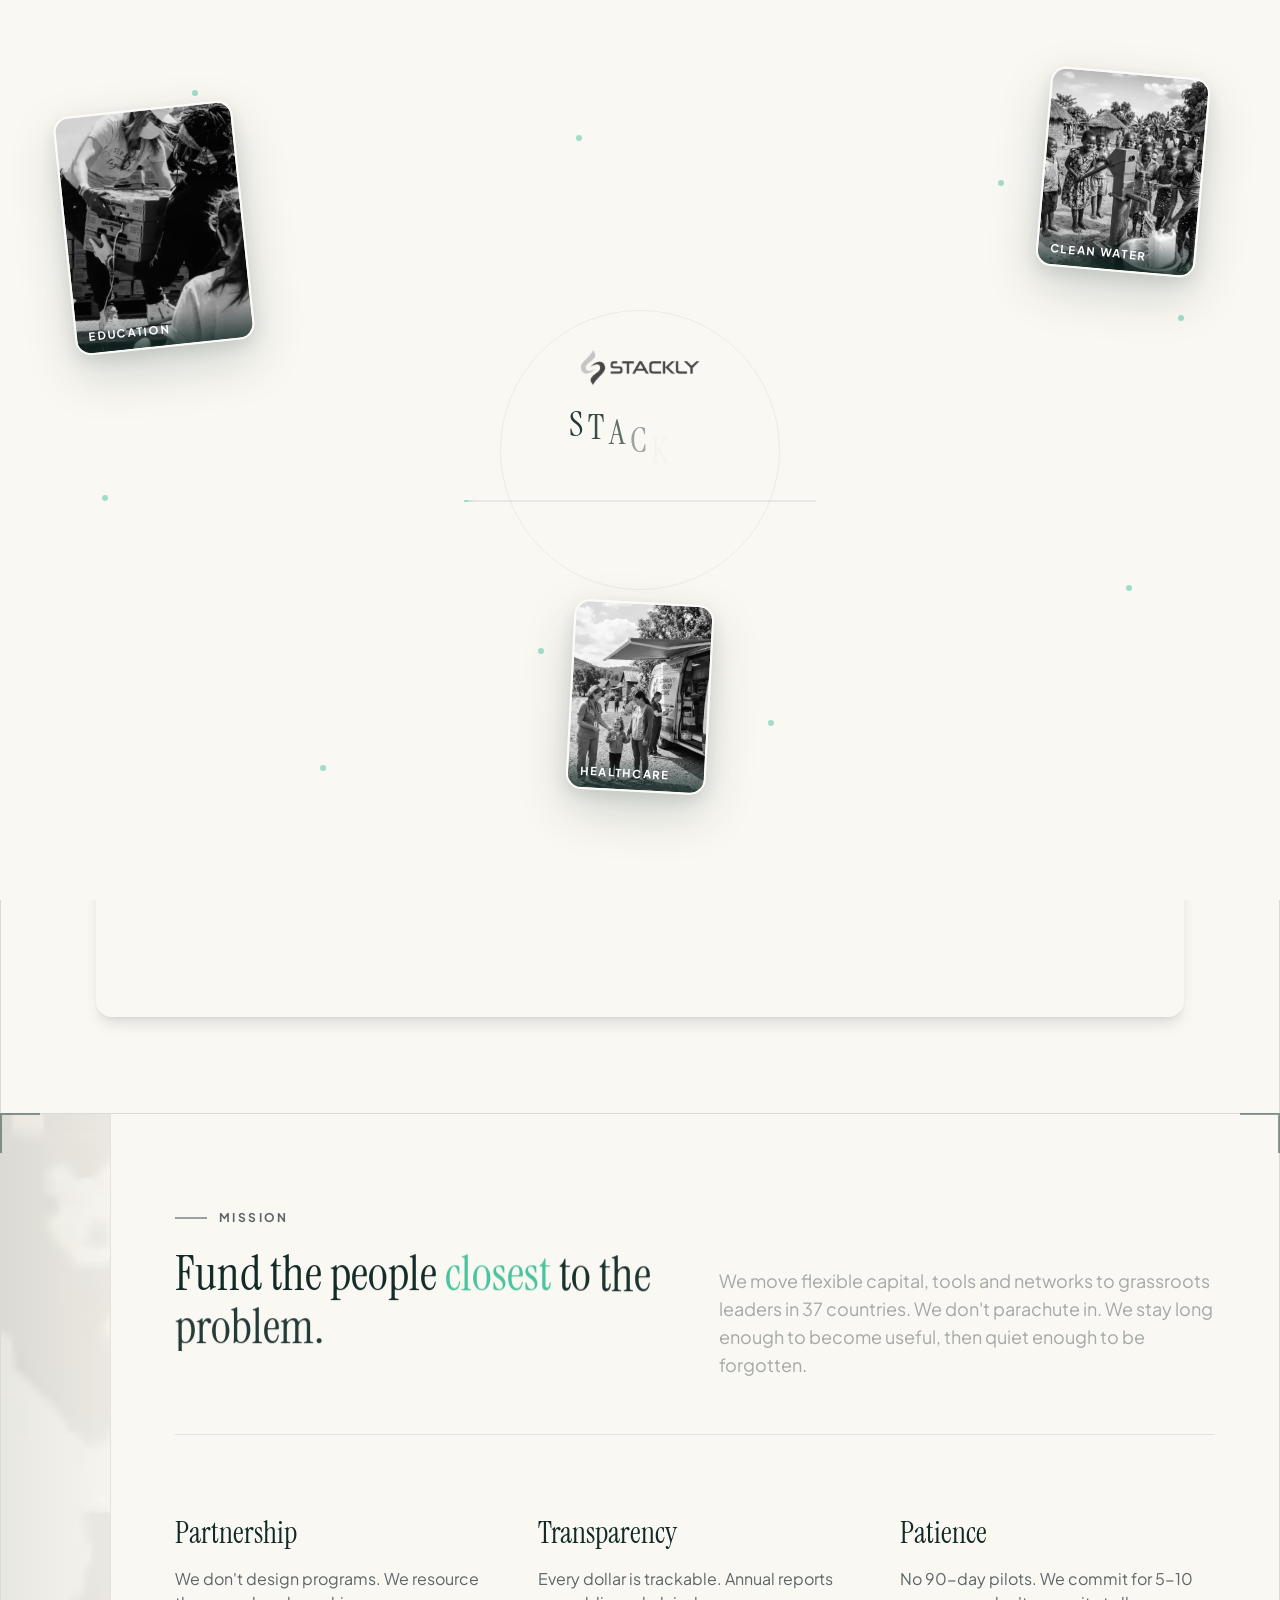
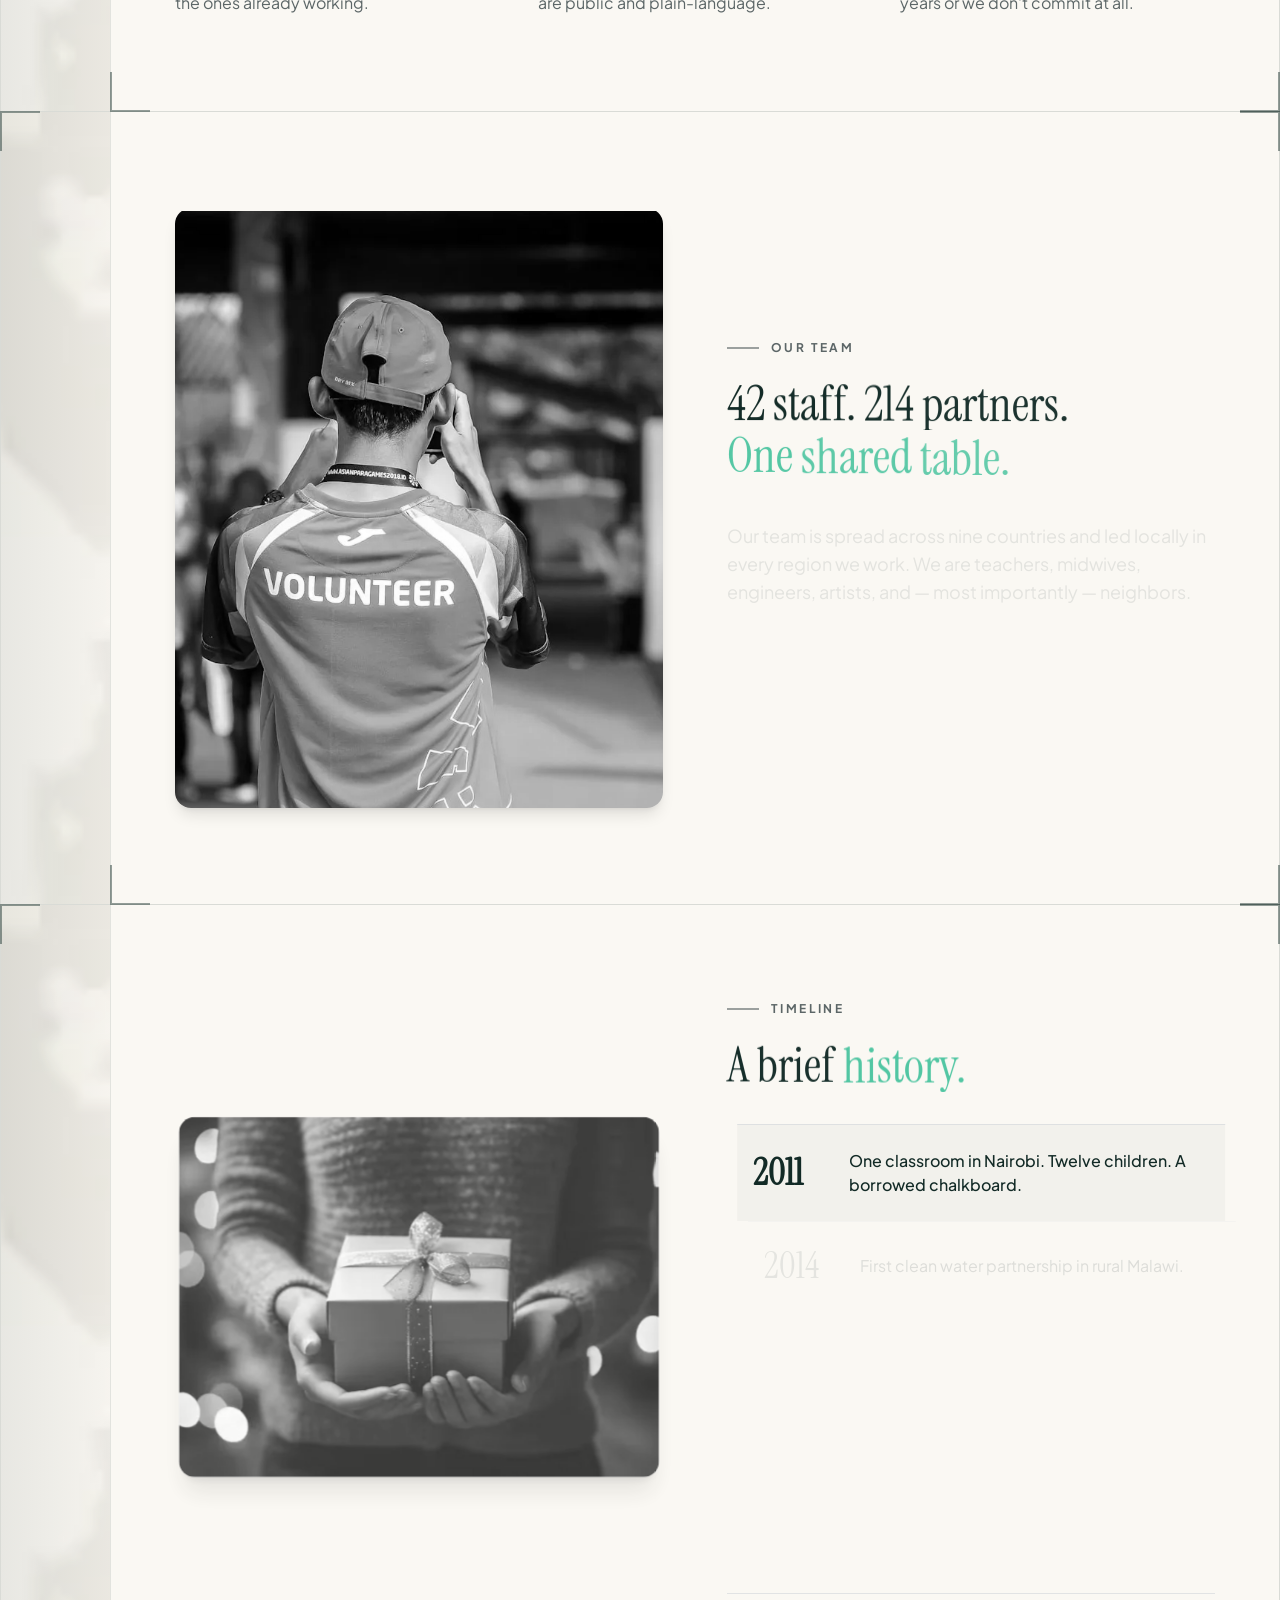
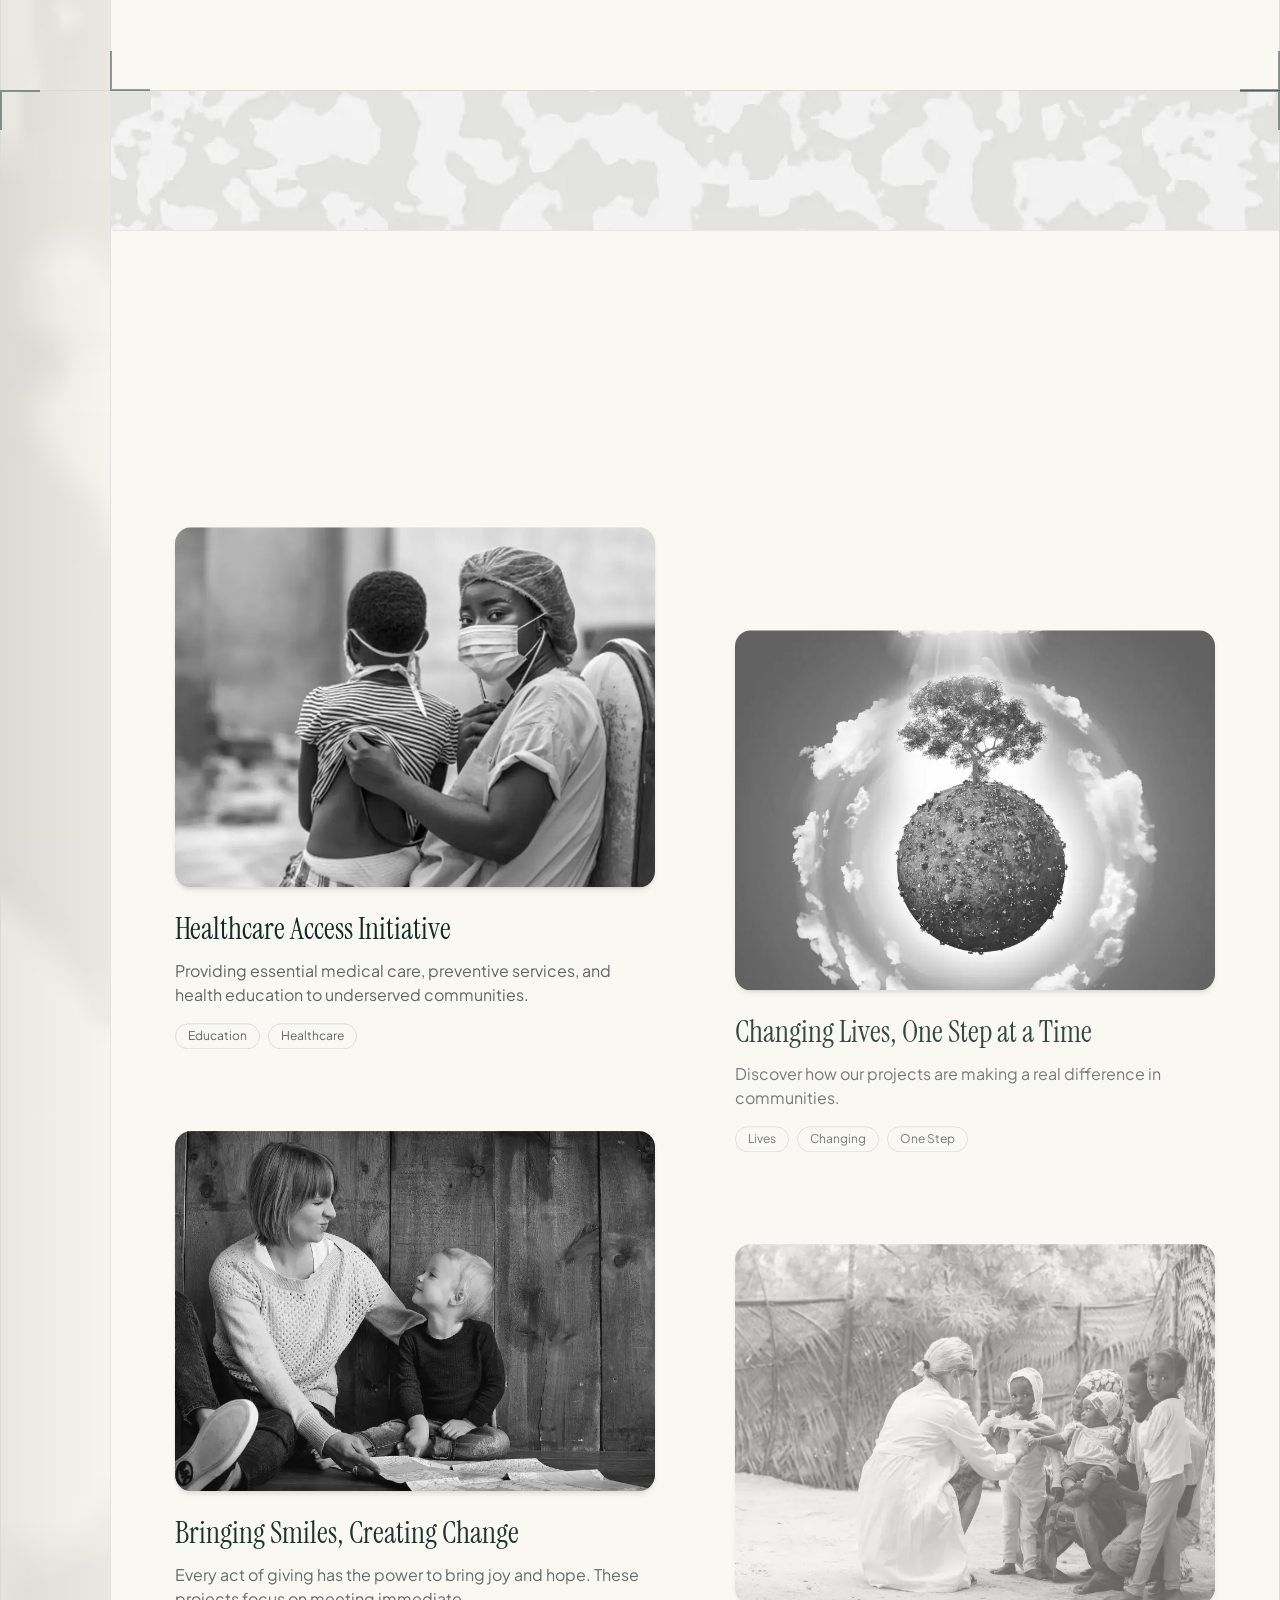
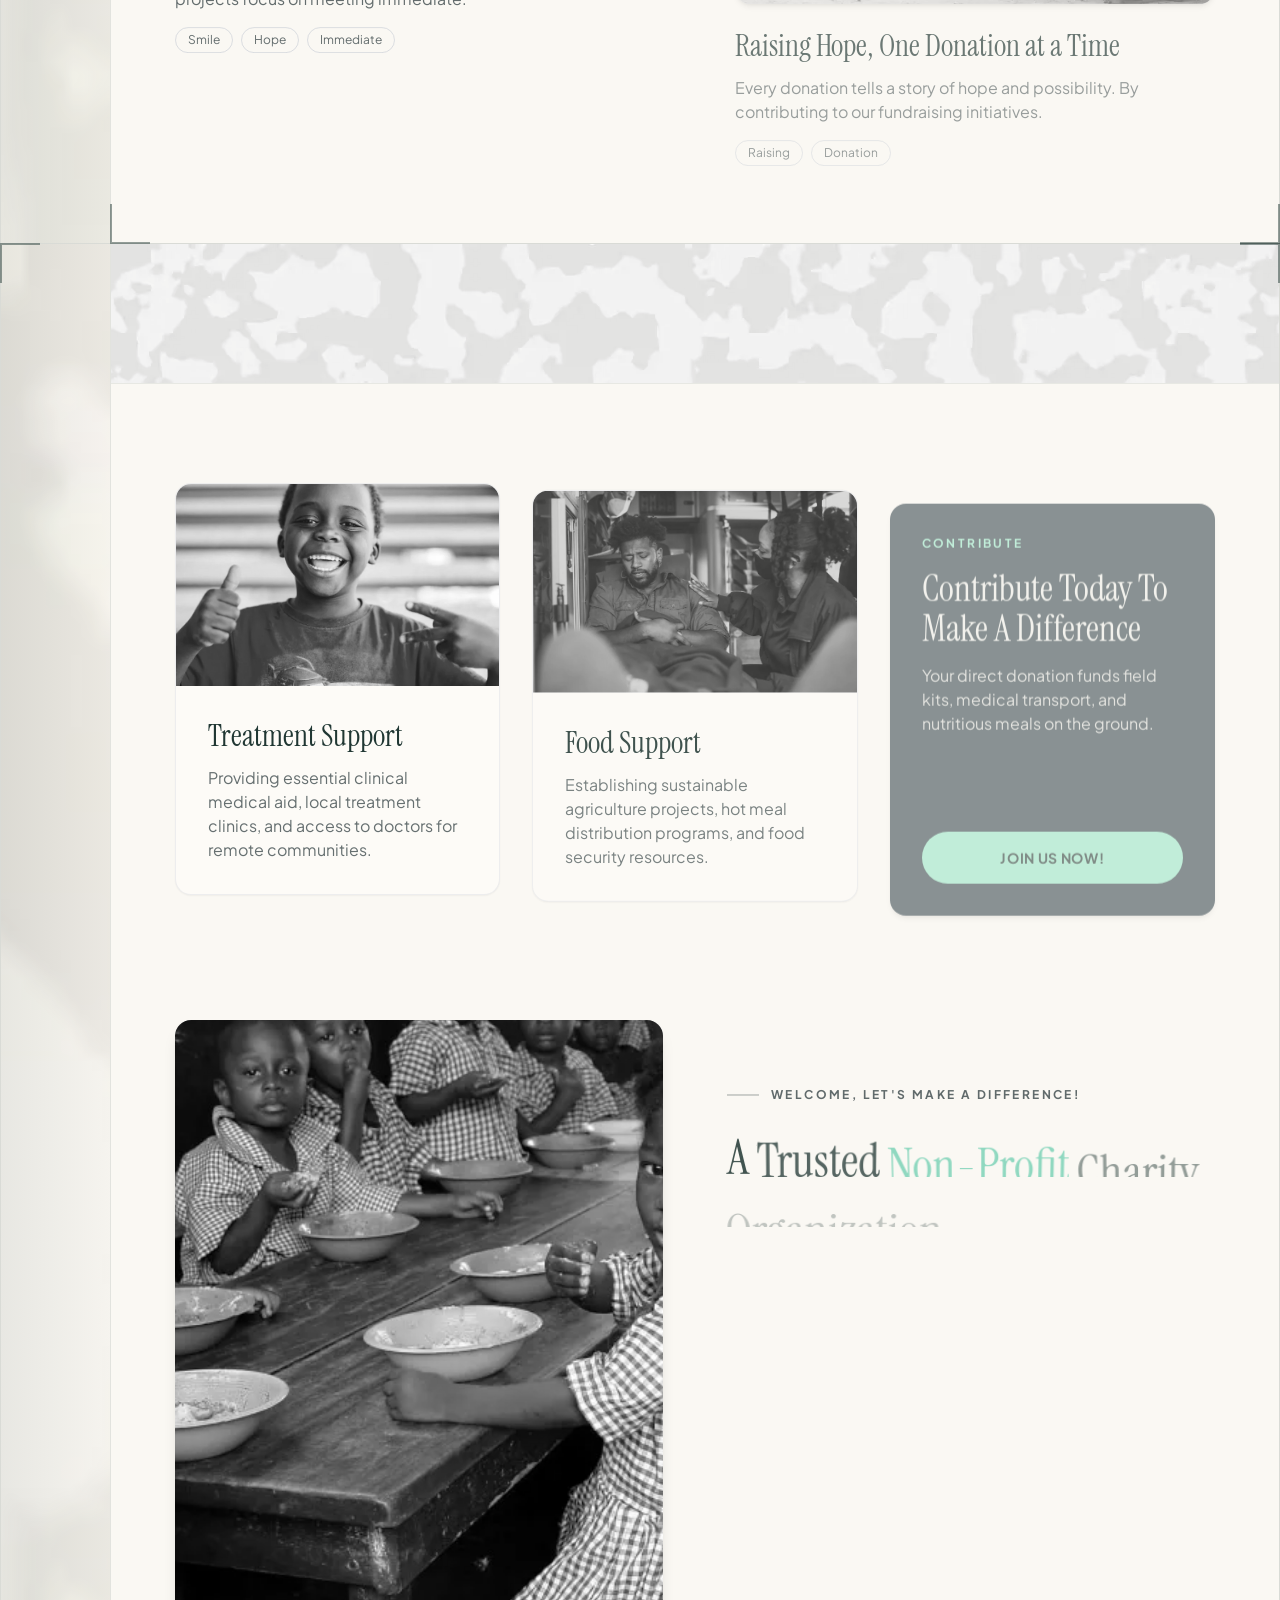
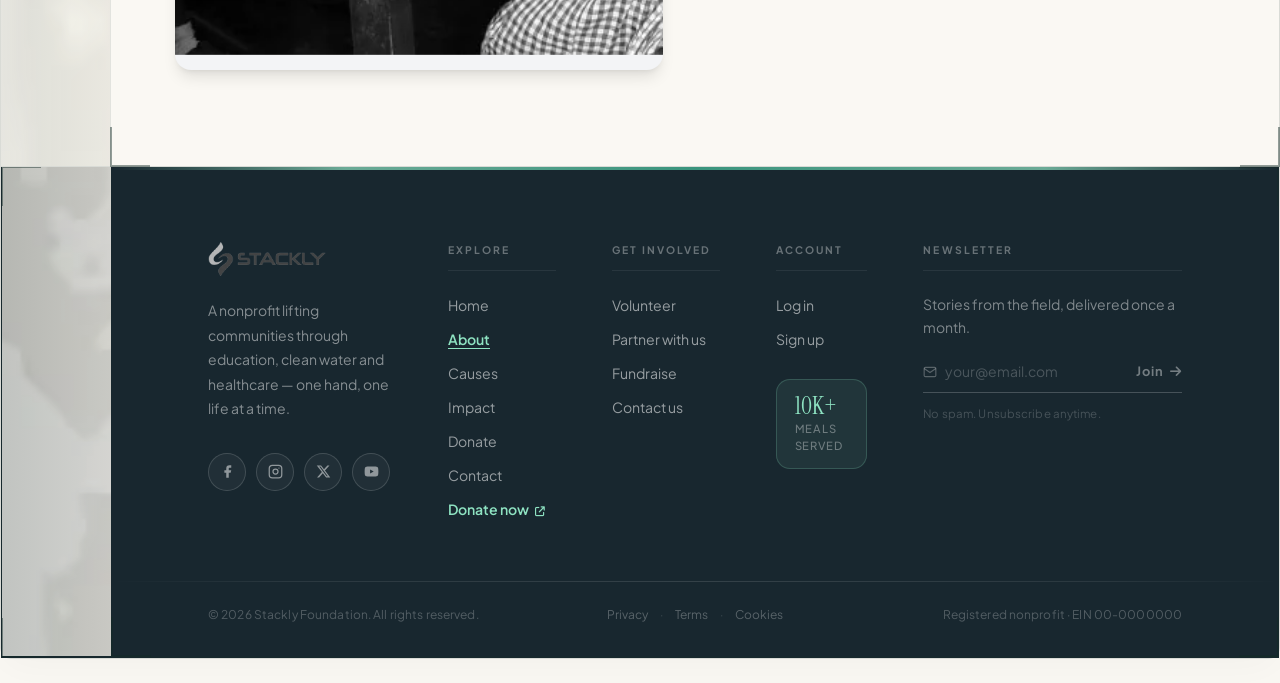
<file: about.html>
<!DOCTYPE html>
<html lang="en">
<head>
  <meta charset="UTF-8">
  <meta name="viewport" content="width=device-width, initial-scale=1.0">
  <title>STACKLY — About Us</title>
  <!-- SEO Meta Tags -->
  <meta name="description" content="Stackly is a global nonprofit standing beside communities on the front line of poverty — funding schools, wells and clinics that families run themselves.">
  <meta name="keywords" content="nonprofit, charity, global poverty, donate, schools, clean water, mobile clinics, about us">
  
  <!-- Tailwind CSS CDN -->
  <script src="libs/tailwind.min.js"></script>
  <script>
    tailwind.config = {
      theme: {
        extend: {
          colors: {
            'cream-bg': '#FAF8F3',
            'primary-dark': '#122A26',
            'primary-dark-hover': '#1b3d37',
            'mint-green': '#8EE3C2',
            'mint-green-dark': '#48C39E',
            'text-muted': '#5C6667',
          },
          fontFamily: {
            serif: ['Instrument Serif', 'serif'],
            sans: ['Plus Jakarta Sans', 'sans-serif'],
          }
        }
      }
    }
  </script>

  <!-- Global Stylesheet -->
  <link rel="stylesheet" href="https://cdnjs.cloudflare.com/ajax/libs/font-awesome/6.4.0/css/all.min.css">
  <link rel="stylesheet" href="css/style.css?v=1.3.2">
  
  <!-- Inline overrides for Page Frame and 3D Reveal -->
  <style>
    body {
      background-color: #FAF8F3;
      color: #122A26;
      font-family: 'Plus Jakarta Sans', sans-serif;
      overflow-x: hidden;
      margin: 0;
      padding: 0;
    }
    
    /* 3D Word wrapper reveal */
    .word-wrap {
      display: inline-block;
      overflow: hidden;
      vertical-align: bottom;
      padding-bottom: 0.05em;
      margin-left: -6px;
      margin-right: -6px;
    }
    
    .word-inner {
      display: inline-block;
      transform-origin: 50% 100%;
    }

    /* Signature Master Framed Container */
    .master-frame {
      border: 1px solid rgba(18, 42, 38, 0.14);
      max-width: 1440px;
      margin: 24px auto;
      background-color: #FAF8F3;
      position: relative;
      box-sizing: border-box;
      border-radius: 12px;
      box-shadow: 0 10px 40px rgba(18, 42, 38, 0.03);
    }

    @media (max-width: 768px) {
      .master-frame {
        margin: 12px;
        border-radius: 8px;
      }
    }

    /* Active row styles for timeline */
    .timeline-row.active {
      opacity: 1 !important;
      background-color: rgba(18, 42, 38, 0.03);
    }
    .timeline-row.active .timeline-row-year {
      color: #122A26 !important;
      font-weight: bold;
    }
    .timeline-row.active .timeline-row-desc {
      color: #122A26 !important;
      font-weight: 500;
    }

    /* Grayscale to color card hover transitions */
    .empower-card img,
    .action-card img,
    .trusted-parallax-container img {
      filter: grayscale(100%) !important;
      transition: filter 0.5s ease-in-out !important;
    }
    .empower-card:hover img,
    .action-card:hover img,
    .trusted-parallax-container:hover img {
      filter: grayscale(0%) !important;
    }

    /* Zoom transforms for non-parallax cards */
    .empower-card img,
    .action-card img {
      transition: filter 0.5s ease-in-out, transform 0.5s ease-in-out !important;
    }
    .empower-card:hover img,
    .action-card:hover img {
      transform: scale(1.05) !important;
    }
  </style>
</head>
<body>

  <!-- Premium Cinematic Preloader -->
  <div id="preloader" aria-label="Loading STACKLY" aria-live="polite">

    <!-- 3-Panel curtains for cinematic wipe exit -->
    <div class="preloader-curtain curtain-left"></div>
    <div class="preloader-curtain curtain-center"></div>
    <div class="preloader-curtain curtain-right"></div>

    <!-- Animated background particle dots -->
    <div class="preloader-particles" aria-hidden="true">
      <span class="pl-dot"></span><span class="pl-dot"></span><span class="pl-dot"></span>
      <span class="pl-dot"></span><span class="pl-dot"></span><span class="pl-dot"></span>
      <span class="pl-dot"></span><span class="pl-dot"></span><span class="pl-dot"></span>
    </div>

    <!-- Floating NGO image collage -->
    <div class="preloader-collage" aria-hidden="true">
      <div class="pl-img-card pl-img-1">
        <img src="assets/home/f7d62a2697b9a7eb753412e50b2d50a08d241d41.webp" alt="" loading="eager">
        <div class="pl-img-label">Education</div>
      </div>
      <div class="pl-img-card pl-img-2">
        <img src="assets/home/water.webp" alt="" loading="eager">
        <div class="pl-img-label">Clean Water</div>
      </div>
      <div class="pl-img-card pl-img-3">
        <img src="assets/home/clinic.webp" alt="" loading="eager">
        <div class="pl-img-label">Healthcare</div>
      </div>
      <div class="pl-ring"></div>
    </div>

    <!-- Central Brand + Progress content -->
    <div class="preloader-content">
      <div class="preloader-logo-wrapper">
        <img src="assets/logo.webp" alt="STACKLY" class="preloader-logo-img">
      </div>
      <div class="preloader-brand-name" aria-hidden="true">
        <span class="pl-letter">S</span><span class="pl-letter">T</span><span class="pl-letter">A</span><span class="pl-letter">C</span><span class="pl-letter">K</span><span class="pl-letter">L</span><span class="pl-letter">Y</span>
      </div>
      <div class="preloader-tagline">
        <span class="pl-tagline-text">Small hands. Big hope.</span>
      </div>
      <div class="preloader-progress-container">
        <div class="preloader-progress-fill">
          <span class="pl-progress-glow"></span>
        </div>
      </div>
      <div class="preloader-status-wrapper">
        <div class="preloader-status-text">Sowing seeds of hope...</div>
        <div class="preloader-counter">00<span class="pl-percent">%</span></div>
      </div>
    </div>

  </div>

  <!-- Signature Master Framed Container -->

  <div class="master-frame min-h-screen flex flex-col justify-between">

    <!-- Header Section -->
    <header class="site-header">
      <div class="header-container">
        <!-- Logo -->
        <a href="index.html" class="logo-wrapper" id="header-logo-link">
          <img src="assets/logo.webp" alt="STACKLY logo">
        </a>
        
        <!-- Navigation Menu -->
        <nav class="nav-menu-wrapper" aria-label="Main Navigation">
          <ul class="nav-menu">
            <!-- Spotlight background element -->
            <div class="nav-spotlight"></div>
            <li class="nav-item"><a href="index.html" class="nav-link" id="nav-home">Home</a></li>
            <li class="nav-item"><a href="about.html" class="nav-link active" id="nav-about">About</a></li>
            <li class="nav-item"><a href="causes.html" class="nav-link" id="nav-causes">Causes</a></li>
            <li class="nav-item"><a href="impact.html" class="nav-link" id="nav-impact">Impact</a></li>
            <li class="nav-item"><a href="donate.html" class="nav-link" id="nav-donate">Donate</a></li>
            <li class="nav-item"><a href="contact.html" class="nav-link" id="nav-contact">Contact</a></li>
          </ul>
          <!-- Mobile actions inside the drawer -->
          <div class="mobile-actions">
            <a href="login.html" class="login-btn" id="btn-login-mobile">Log in</a>
            <a href="404.html" class="donate-btn-header" id="btn-donate-header-mobile">Donate now</a>
          </div>
        </nav>

        <!-- Hamburger Menu Button -->
        <button class="mobile-nav-toggle" id="mobile-nav-toggle" aria-label="Toggle navigation" aria-expanded="false">
          <span class="hamburger-bar"></span>
          <span class="hamburger-bar"></span>
          <span class="hamburger-bar"></span>
        </button>
        
        <!-- Actions -->
        <div class="header-actions">
          <a href="login.html" class="login-btn" id="btn-login">Log in</a>
          <a href="404.html" class="donate-btn-header" id="btn-donate-header">Donate now</a>
        </div>
      </div>
    </header>

    <!-- Main Content Area -->
    <main class="flex-grow">
      
      <!-- HERO SECTION -->
      <section class="w-full pt-24 px-8 md:px-16 pb-24 flex flex-col items-center md:items-start max-w-[1280px] mx-auto" aria-label="About Us Intro">
        <!-- Tag / Overline -->
        <div class="flex items-center gap-3 mb-6 text-xs font-bold tracking-[0.2em] text-[#5C6667] uppercase opacity-0" id="about-hero-overline">
          <span class="w-8 h-[1.5px] bg-[#5C6667]/60"></span>
          <span>ABOUT US</span>
        </div>
        
        <!-- Main Heading (H1) -->
        <h1 class="font-serif text-5xl md:text-7xl font-normal leading-[1.1] text-[#122A26] mb-8 perspective-1000 select-none text-left" id="about-hero-title">
          <span class="word-wrap"><span class="word-inner">Change</span></span>
          <span class="word-wrap"><span class="word-inner">moves</span></span>
          <span class="word-wrap"><span class="word-inner">at</span></span>
          <span class="word-wrap"><span class="word-inner">the</span></span>
          <span class="word-wrap"><span class="word-inner text-[#48C39E] italic">speed</span></span>
          <span class="word-wrap"><span class="word-inner text-[#48C39E] italic">of</span></span>
          <span class="word-wrap"><span class="word-inner text-[#48C39E] italic">trust.</span></span>
        </h1>
        
        <!-- Description Block -->
        <p class="text-base md:text-lg text-[#5C6667] leading-relaxed max-w-2xl font-sans mb-12 text-left opacity-0" id="about-hero-desc">
          Stackly Foundation was founded in 2011 by a group of teachers, nurses and neighbors who believed that lasting change is co-authored, not delivered. We fund the people already doing the work.
        </p>
        
        <!-- Landscape Image Container -->
        <div class="w-full overflow-hidden rounded-2xl max-w-[1088px] mx-auto h-[520px] shadow-lg relative" id="about-image-container">
          <img src="assets/about/f7d62a2697b9a7eb753412e50b2d50a08d241d41.webp" alt="Volunteers loading boxes with items for distribution" class="w-full h-full object-cover object-center scale-95 grayscale opacity-0" id="about-hero-img">
        </div>
      </section>

      <!-- MISSION & CORE VALUES SECTION -->
      <div class="section-frame-wrapper">
        <!-- Left Side Camouflage Pattern Strip -->
        <div class="section-side-strip" aria-hidden="true">
          <img src="assets/home/banner.webp" alt="">
        </div>
        
        <!-- Content Area -->
        <div class="section-frame-content">
          <div class="py-24 px-8 md:px-16 max-w-[1280px] mx-auto">
            
            <!-- 2-Column Mission Split -->
            <div class="grid grid-cols-1 md:grid-cols-2 gap-12 items-start" id="about-mission-section">
              <!-- Left Column: Overline + Title -->
              <div>
                <div class="flex items-center gap-3 mb-6 text-xs font-bold tracking-[0.2em] text-[#5C6667] uppercase opacity-0" id="about-mission-overline">
                  <span class="w-8 h-[1.5px] bg-[#5C6667]/60"></span>
                  <span>MISSION</span>
                </div>
                <h2 class="font-serif text-4xl md:text-5xl font-normal leading-[1.15] text-[#122A26] perspective-1000 select-none text-left" id="about-mission-title">
                  <span class="word-wrap"><span class="word-inner">Fund</span></span>
                  <span class="word-wrap"><span class="word-inner">the</span></span>
                  <span class="word-wrap"><span class="word-inner">people</span></span>
                  <span class="word-wrap"><span class="word-inner text-[#48C39E] italic">closest</span></span>
                  <span class="word-wrap"><span class="word-inner">to</span></span>
                  <span class="word-wrap"><span class="word-inner">the</span></span>
                  <span class="word-wrap"><span class="word-inner">problem.</span></span>
                </h2>
              </div>
              
              <!-- Right Column: Paragraph -->
              <div class="flex items-center h-full pt-4 md:pt-12">
                <p class="text-base md:text-lg text-[#5C6667] leading-relaxed font-sans opacity-0" id="about-mission-desc">
                  We move flexible capital, tools and networks to grassroots leaders in 37 countries. We don't parachute in. We stay long enough to become useful, then quiet enough to be forgotten.
                </p>
              </div>
            </div><!-- /2-column-split -->
            
            <!-- Divider Line -->
            <div class="w-full border-b border-gray-300/60 my-16"></div>
            
            <!-- Core Values 3-Column Grid -->
            <div class="grid grid-cols-1 md:grid-cols-3 gap-12 pt-4" id="about-values-grid">
              <!-- Col 1 -->
              <div class="value-card opacity-0">
                <h3 class="font-serif text-2xl md:text-3xl font-normal text-[#122A26] mb-4">Partnership</h3>
                <p class="text-sm md:text-base text-[#5C6667] leading-relaxed font-sans">
                  We don't design programs. We resource the ones already working.
                </p>
              </div>
              <!-- Col 2 -->
              <div class="value-card opacity-0">
                <h3 class="font-serif text-2xl md:text-3xl font-normal text-[#122A26] mb-4">Transparency</h3>
                <p class="text-sm md:text-base text-[#5C6667] leading-relaxed font-sans">
                  Every dollar is trackable. Annual reports are public and plain-language.
                </p>
              </div>
              <!-- Col 3 -->
              <div class="value-card opacity-0">
                <h3 class="font-serif text-2xl md:text-3xl font-normal text-[#122A26] mb-4">Patience</h3>
                <p class="text-sm md:text-base text-[#5C6667] leading-relaxed font-sans">
                  No 90-day pilots. We commit for 5-10 years or we don't commit at all.
                </p>
              </div>
            </div><!-- /values-grid -->
            
          </div>
        </div><!-- /section-frame-content -->
      </div><!-- /section-frame-wrapper -->

      <!-- OUR TEAM SECTION -->
      <div class="section-frame-wrapper" style="border-top: none;">
        <!-- Left Side Camouflage Pattern Strip -->
        <div class="section-side-strip" aria-hidden="true">
          <img src="assets/home/banner.webp" alt="">
        </div>
        
        <!-- Content Area -->
        <div class="section-frame-content">
          <div class="py-24 px-8 md:px-16 max-w-[1280px] mx-auto grid grid-cols-1 md:grid-cols-2 gap-16 items-center" id="about-team-section">
            <!-- Left Column: Portrait Image -->
            <div class="w-full h-[480px] md:h-[600px] overflow-hidden rounded-2xl relative shadow-lg" id="about-team-image-container">
              <img src="assets/home/050145712d268ce3d0fb581a46f14a460cc3a35f.webp" alt="Local volunteer community leader" class="w-full h-full object-cover object-center scale-110" id="about-team-img">
            </div>
            
            <!-- Right Column: Content -->
            <div class="flex flex-col justify-center items-start">
              <!-- Tag / Overline -->
              <div class="flex items-center gap-3 mb-6 text-xs font-bold tracking-[0.2em] text-[#5C6667] uppercase opacity-0" id="about-team-overline">
                <span class="w-8 h-[1.5px] bg-[#5C6667]/60"></span>
                <span>OUR TEAM</span>
              </div>
              
              <!-- Title (H2) -->
              <h2 class="font-serif text-4xl md:text-5xl font-normal leading-[1.15] text-[#122A26] mb-6 perspective-1000 select-none text-left" id="about-team-title">
                <span class="word-wrap"><span class="word-inner">42</span></span>
                <span class="word-wrap"><span class="word-inner">staff.</span></span>
                <span class="word-wrap"><span class="word-inner">214</span></span>
                <span class="word-wrap"><span class="word-inner">partners.</span></span>
                <br>
                <span class="word-wrap"><span class="word-inner text-[#48C39E] italic">One</span></span>
                <span class="word-wrap"><span class="word-inner text-[#48C39E] italic">shared</span></span>
                <span class="word-wrap"><span class="word-inner text-[#48C39E] italic">table.</span></span>
              </h2>
              
              <!-- Description Paragraph -->
              <p class="text-base md:text-lg text-[#5C6667] leading-relaxed font-sans mb-8 text-left opacity-0" id="about-team-desc">
                Our team is spread across nine countries and led locally in every region we work. We are teachers, midwives, engineers, artists, and — most importantly — neighbors.
              </p>
              
              <!-- Button -->
              <div class="opacity-0" id="about-team-cta">
                <a href="404.html" class="inline-flex items-center justify-center px-8 py-4 bg-[#122A26] text-white font-bold font-sans rounded-full transition-colors duration-300 hover:bg-[#1b3d37] shadow-md hover:shadow-lg">
                  Join the team
                </a>
              </div>
            </div>
          </div>
        </div><!-- /section-frame-content -->
      </div><!-- /section-frame-wrapper -->

      <!-- TIMELINE / INTERACTIVE HISTORY SECTION -->
      <div class="section-frame-wrapper" style="border-top: none;">
        <!-- Left Side Camouflage Pattern Strip -->
        <div class="section-side-strip" aria-hidden="true">
          <img src="assets/home/banner.webp" alt="">
        </div>
        
        <!-- Content Area -->
        <div class="section-frame-content">
          <div class="py-24 px-8 md:px-16 max-w-[1280px] mx-auto grid grid-cols-1 md:grid-cols-2 gap-16 items-center" id="about-timeline-section">
            
            <!-- Left Column: Sticky Image Stage -->
            <div class="w-full aspect-[4/3] overflow-hidden rounded-2xl relative shadow-xl bg-gray-100" id="about-timeline-stage" style="perspective: 1200px;">
              <!-- Image 2011 (Active by default) -->
              <img src="assets/home/01.webp" alt="Classroom in Nairobi, 2011" class="timeline-img w-full h-full object-cover object-center absolute inset-0 transition-opacity duration-500 opacity-100 scale-100" data-year="2011" style="z-index: 2;">
              <!-- Image 2014 -->
              <img src="assets/home/water.webp" alt="Clean water pump, 2014" class="timeline-img w-full h-full object-cover object-center absolute inset-0 transition-opacity duration-500 opacity-0 scale-105" data-year="2014" style="z-index: 1;">
              <!-- Image 2017 -->
              <img src="assets/home/clinic.webp" alt="Mobile medical clinic, 2017" class="timeline-img w-full h-full object-cover object-center absolute inset-0 transition-opacity duration-500 opacity-0 scale-105" data-year="2017" style="z-index: 1;">
              <!-- Image 2021 -->
              <img src="assets/home/education.webp" alt="Students studying, 2021" class="timeline-img w-full h-full object-cover object-center absolute inset-0 transition-opacity duration-500 opacity-0 scale-105" data-year="2021" style="z-index: 1;">
              <!-- Image 2026 -->
              <img src="assets/home/7e6fb4e611979bda6582c2bde6df831caacf73f3.webp" alt="Grassroots community partners, 2026" class="timeline-img w-full h-full object-cover object-center absolute inset-0 transition-opacity duration-500 opacity-0 scale-105" data-year="2026" style="z-index: 1;">
            </div>

            <!-- Right Column: Interactive List -->
            <div class="flex flex-col justify-center">
              
              <!-- Tag / Overline -->
              <div class="flex items-center gap-3 mb-6 text-xs font-bold tracking-[0.2em] text-[#5C6667] uppercase opacity-0" id="about-timeline-overline">
                <span class="w-8 h-[1.5px] bg-[#5C6667]/60"></span>
                <span>TIMELINE</span>
              </div>
              
              <!-- Title (H2) -->
              <h2 class="font-serif text-4xl md:text-5xl font-normal leading-[1.15] text-[#122A26] mb-8 perspective-1000 select-none text-left" id="about-timeline-title">
                <span class="word-wrap"><span class="word-inner">A</span></span>
                <span class="word-wrap"><span class="word-inner">brief</span></span>
                <span class="word-wrap"><span class="word-inner text-[#48C39E] italic">history.</span></span>
              </h2>
              
              <!-- Timeline Rows -->
              <div class="flex flex-col border-b border-gray-300/60" id="about-timeline-rows">
                
                <!-- Row 2011 -->
                <div class="timeline-row group flex flex-col md:flex-row md:items-center py-6 px-4 border-t border-gray-300/60 cursor-pointer transition-all duration-300 hover:bg-black/[0.01] active" data-year="2011">
                  <div class="timeline-row-year font-serif text-3xl md:text-4xl text-[#122A26] font-normal transition-colors duration-300 w-24 flex-shrink-0 group-hover:text-[#48C39E]">2011</div>
                  <div class="timeline-row-desc font-sans text-sm md:text-base text-[#122A26]/80 font-medium transition-all duration-300 leading-relaxed mt-2 md:mt-0">
                    One classroom in Nairobi. Twelve children. A borrowed chalkboard.
                  </div>
                </div>

                <!-- Row 2014 -->
                <div class="timeline-row group flex flex-col md:flex-row md:items-center py-6 px-4 border-t border-gray-300/60 cursor-pointer transition-all duration-300 hover:bg-black/[0.01]" data-year="2014" style="opacity: 0.6;">
                  <div class="timeline-row-year font-serif text-3xl md:text-4xl text-[#122A26]/50 font-normal transition-colors duration-300 w-24 flex-shrink-0 group-hover:text-[#48C39E]">2014</div>
                  <div class="timeline-row-desc font-sans text-sm md:text-base text-[#5C6667] transition-all duration-300 leading-relaxed mt-2 md:mt-0">
                    First clean water partnership in rural Malawi.
                  </div>
                </div>

                <!-- Row 2017 -->
                <div class="timeline-row group flex flex-col md:flex-row md:items-center py-6 px-4 border-t border-gray-300/60 cursor-pointer transition-all duration-300 hover:bg-black/[0.01]" data-year="2017" style="opacity: 0.6;">
                  <div class="timeline-row-year font-serif text-3xl md:text-4xl text-[#122A26]/50 font-normal transition-colors duration-300 w-24 flex-shrink-0 group-hover:text-[#48C39E]">2017</div>
                  <div class="timeline-row-desc font-sans text-sm md:text-base text-[#5C6667] transition-all duration-300 leading-relaxed mt-2 md:mt-0">
                    Expanded to Southeast Asia. First mobile clinic in Cambodia.
                  </div>
                </div>

                <!-- Row 2021 -->
                <div class="timeline-row group flex flex-col md:flex-row md:items-center py-6 px-4 border-t border-gray-300/60 cursor-pointer transition-all duration-300 hover:bg-black/[0.01]" data-year="2021" style="opacity: 0.6;">
                  <div class="timeline-row-year font-serif text-3xl md:text-4xl text-[#122A26]/50 font-normal transition-colors duration-300 w-24 flex-shrink-0 group-hover:text-[#48C39E]">2021</div>
                  <div class="timeline-row-desc font-sans text-sm md:text-base text-[#5C6667] transition-all duration-300 leading-relaxed mt-2 md:mt-0">
                    Reached 100,000 lives touched across four continents.
                  </div>
                </div>

                <!-- Row 2026 -->
                <div class="timeline-row group flex flex-col md:flex-row md:items-center py-6 px-4 border-t border-gray-300/60 cursor-pointer transition-all duration-300 hover:bg-black/[0.01]" data-year="2026" style="opacity: 0.6;">
                  <div class="timeline-row-year font-serif text-3xl md:text-4xl text-[#122A26]/50 font-normal transition-colors duration-300 w-24 flex-shrink-0 group-hover:text-[#48C39E]">2026</div>
                  <div class="timeline-row-desc font-sans text-sm md:text-base text-[#5C6667] transition-all duration-300 leading-relaxed mt-2 md:mt-0">
                    214 grassroots partners. Still counting.
                  </div>
                </div>

              </div><!-- /interactive-list -->
            </div>
            
          </div>
        </div><!-- /section-frame-content -->
      </div><!-- /section-frame-wrapper -->

      <!-- EMPOWERING COMMUNITIES SECTION -->
      <div class="section-frame-wrapper" style="border-top: none;">
        <!-- Left Side Camouflage Pattern Strip -->
        <div class="section-side-strip" aria-hidden="true">
          <img src="assets/home/banner.webp" alt="">
        </div>
        
        <!-- Content Area -->
        <div class="section-frame-content flex flex-col">
          <!-- Top Horizontal Decorative Banner -->
          <div class="about-top-banner">
            <img src="assets/home/banner.webp" alt="STACKLY decorative pattern banner">
          </div>
          
          <div class="py-24 px-8 md:px-16 max-w-[1280px] mx-auto w-full">
            
            <!-- Header Area (Center Aligned) -->
            <div class="flex flex-col items-center text-center mb-20">
              <h2 class="font-serif text-4xl md:text-5xl lg:text-6xl font-normal leading-[1.15] text-[#122A26] max-w-2xl select-none" id="about-empower-title" style="filter: blur(10px); opacity: 0; transform: translateY(30px);">
                Empowering Communities<br>Through Giving
              </h2>
            </div>
            
            <!-- Staggered 2-Column Grid -->
            <div class="grid grid-cols-1 md:grid-cols-2 gap-12 md:gap-20" id="about-empower-grid">
              
              <!-- Left Column -->
              <div class="flex flex-col gap-12 md:gap-20">
                <!-- Card 1 -->
                <div class="empower-card group flex flex-col cursor-pointer opacity-0" style="transform: translateY(50px);">
                  <div class="w-full aspect-[4/3] rounded-2xl overflow-hidden shadow-md relative bg-gray-100 mb-6">
                    <img src="assets/about/1.webp" alt="Healthcare Access Initiative" class="w-full h-full object-cover object-center grayscale transition-all duration-500 ease-in-out group-hover:grayscale-0 group-hover:scale-105">
                  </div>
                  <h3 class="font-serif text-2xl md:text-3xl font-normal text-[#122A26] mb-3">Healthcare Access Initiative</h3>
                  <p class="text-sm md:text-base text-[#5C6667] leading-relaxed font-sans mb-4">
                    Providing essential medical care, preventive services, and health education to underserved communities.
                  </p>
                  <div class="flex flex-wrap gap-2">
                    <a href="404.html" class="px-3 py-1 text-xs border border-gray-300/80 rounded-full text-[#5C6667] font-sans">Education</a>
                    <a href="404.html" class="px-3 py-1 text-xs border border-gray-300/80 rounded-full text-[#5C6667] font-sans">Healthcare</a>
                  </div>
                </div>
                
                <!-- Card 3 -->
                <div class="empower-card group flex flex-col cursor-pointer opacity-0" style="transform: translateY(50px);">
                  <div class="w-full aspect-[4/3] rounded-2xl overflow-hidden shadow-md relative bg-gray-100 mb-6">
                    <img src="assets/about/3.webp" alt="Bringing Smiles, Creating Change" class="w-full h-full object-cover object-center grayscale transition-all duration-500 ease-in-out group-hover:grayscale-0 group-hover:scale-105">
                  </div>
                  <h3 class="font-serif text-2xl md:text-3xl font-normal text-[#122A26] mb-3">Bringing Smiles, Creating Change</h3>
                  <p class="text-sm md:text-base text-[#5C6667] leading-relaxed font-sans mb-4">
                    Every act of giving has the power to bring joy and hope. These projects focus on meeting immediate.
                  </p>
                  <div class="flex flex-wrap gap-2">
                    <a href="404.html" class="px-3 py-1 text-xs border border-gray-300/80 rounded-full text-[#5C6667] font-sans">Smile</a>
                    <a href="404.html" class="px-3 py-1 text-xs border border-gray-300/80 rounded-full text-[#5C6667] font-sans">Hope</a>
                    <a href="404.html" class="px-3 py-1 text-xs border border-gray-300/80 rounded-full text-[#5C6667] font-sans">Immediate</a>
                  </div>
                </div>
              </div>

              <!-- Right Column (Staggered Down) -->
              <div class="flex flex-col gap-12 md:gap-20 md:mt-24">
                <!-- Card 2 -->
                <div class="empower-card group flex flex-col cursor-pointer opacity-0" style="transform: translateY(50px);">
                  <div class="w-full aspect-[4/3] rounded-2xl overflow-hidden shadow-md relative bg-gray-100 mb-6">
                    <img src="assets/about/2.webp" alt="Changing Lives, One Step at a Time" class="w-full h-full object-cover object-center grayscale transition-all duration-500 ease-in-out group-hover:grayscale-0 group-hover:scale-105">
                  </div>
                  <h3 class="font-serif text-2xl md:text-3xl font-normal text-[#122A26] mb-3">Changing Lives, One Step at a Time</h3>
                  <p class="text-sm md:text-base text-[#5C6667] leading-relaxed font-sans mb-4">
                    Discover how our projects are making a real difference in communities.
                  </p>
                  <div class="flex flex-wrap gap-2">
                    <a href="404.html" class="px-3 py-1 text-xs border border-gray-300/80 rounded-full text-[#5C6667] font-sans">Lives</a>
                    <a href="404.html" class="px-3 py-1 text-xs border border-gray-300/80 rounded-full text-[#5C6667] font-sans">Changing</a>
                    <a href="404.html" class="px-3 py-1 text-xs border border-gray-300/80 rounded-full text-[#5C6667] font-sans">One Step</a>
                  </div>
                </div>

                <!-- Card 4 -->
                <div class="empower-card group flex flex-col cursor-pointer opacity-0" style="transform: translateY(50px);">
                  <div class="w-full aspect-[4/3] rounded-2xl overflow-hidden shadow-md relative bg-gray-100 mb-6">
                    <img src="assets/about/4.webp" alt="Raising Hope, One Donation at a Time" class="w-full h-full object-cover object-center grayscale transition-all duration-500 ease-in-out group-hover:grayscale-0 group-hover:scale-105">
                  </div>
                  <h3 class="font-serif text-2xl md:text-3xl font-normal text-[#122A26] mb-3">Raising Hope, One Donation at a Time</h3>
                  <p class="text-sm md:text-base text-[#5C6667] leading-relaxed font-sans mb-4">
                    Every donation tells a story of hope and possibility. By contributing to our fundraising initiatives.
                  </p>
                  <div class="flex flex-wrap gap-2">
                    <a href="404.html" class="px-3 py-1 text-xs border border-gray-300/80 rounded-full text-[#5C6667] font-sans">Raising</a>
                    <a href="404.html" class="px-3 py-1 text-xs border border-gray-300/80 rounded-full text-[#5C6667] font-sans">Donation</a>
                  </div>
                </div>
              </div>

            </div><!-- /staggered-grid -->
          </div>
        </div><!-- /section-frame-content -->
      </div><!-- /section-frame-wrapper -->

      <!-- PROGRAMS & IMPACT: SECTION A (3-Column Action Grid) & SECTION B (Trusted Organization Split-Screen) -->
      <div class="section-frame-wrapper" style="border-top: none;">
        <!-- Left Side Camouflage Pattern Strip -->
        <div class="section-side-strip" aria-hidden="true">
          <img src="assets/home/banner.webp" alt="">
        </div>
        
        <!-- Content Area -->
        <div class="section-frame-content flex flex-col">
          
          <!-- Top Horizontal Decorative Banner -->
          <div class="about-top-banner">
            <img src="assets/home/banner.webp" alt="STACKLY decorative pattern banner">
          </div>
          
          <div class="py-24 px-8 md:px-16 max-w-[1280px] mx-auto w-full">
            
            <!-- SECTION A: 3-Column Action Grid -->
            <div class="grid grid-cols-1 md:grid-cols-3 gap-8 mb-32" id="about-programs-grid">
              
              <!-- Card 1: Treatment Support -->
              <div class="action-card group flex flex-col bg-[#FDFBF7] border border-gray-300/40 rounded-2xl overflow-hidden shadow-sm cursor-pointer opacity-0" style="transform: translateY(50px);">
                <div class="w-full aspect-[16/10] overflow-hidden relative bg-gray-100">
                  <img src="assets/about/5.webp" alt="Treatment Support" class="w-full h-full object-cover object-center transition-all duration-500 ease-in-out">
                </div>
                <div class="p-8 flex flex-col flex-grow">
                  <h3 class="font-serif text-2xl md:text-3xl font-normal text-[#122A26] mb-3">Treatment Support</h3>
                  <p class="text-sm md:text-base text-[#5C6667] leading-relaxed font-sans">
                    Providing essential clinical medical aid, local treatment clinics, and access to doctors for remote communities.
                  </p>
                </div>
              </div>

              <!-- Card 2: Food Support -->
              <div class="action-card group flex flex-col bg-[#FDFBF7] border border-gray-300/40 rounded-2xl overflow-hidden shadow-sm cursor-pointer opacity-0" style="transform: translateY(50px);">
                <div class="w-full aspect-[16/10] overflow-hidden relative bg-gray-100">
                  <img src="assets/about/6.webp" alt="Food Support" class="w-full h-full object-cover object-center transition-all duration-500 ease-in-out">
                </div>
                <div class="p-8 flex flex-col flex-grow">
                  <h3 class="font-serif text-2xl md:text-3xl font-normal text-[#122A26] mb-3">Food Support</h3>
                  <p class="text-sm md:text-base text-[#5C6667] leading-relaxed font-sans">
                    Establishing sustainable agriculture projects, hot meal distribution programs, and food security resources.
                  </p>
                </div>
              </div>

              <!-- Card 3: CTA Card -->
              <div class="action-card group flex flex-col bg-[#23353e] rounded-2xl overflow-hidden shadow-md p-8 justify-between text-white opacity-0" style="transform: translateY(50px);">
                <div class="flex flex-col">
                  <!-- Custom overline badge -->
                  <div class="text-xs font-bold tracking-[0.2em] text-[#8EE3C2] uppercase mb-4">Contribute</div>
                  <h3 class="font-serif text-3xl md:text-4xl font-normal leading-[1.2] mb-4 text-[#F8F7F3]" id="about-contrib-title" style="filter: blur(10px); opacity: 0; transform: translateY(20px);">
                    Contribute Today To Make A Difference
                  </h3>
                  <p class="text-sm md:text-base text-[#FAF8F3]/80 leading-relaxed font-sans mb-8">
                    Your direct donation funds field kits, medical transport, and nutritious meals on the ground.
                  </p>
                </div>
                <div>
                  <a href="404.html" class="inline-block px-8 py-4 bg-[#8EE3C2] text-[#122A26] font-sans font-bold text-sm tracking-wider uppercase rounded-full hover:bg-white hover:text-[#122A26] transition-all duration-300 w-full text-center">Join Us Now!
                  </a>
                </div>
              </div>

            </div><!-- /SECTION A -->

            <!-- SECTION B: Trusted Organization Split-Screen -->
            <div class="grid grid-cols-1 md:grid-cols-2 gap-16 items-center" id="about-trusted-section">
              
              <!-- Left Column: Portrait image with parallax zoom wrapper -->
              <div class="w-full aspect-[3/4] rounded-2xl overflow-hidden shadow-lg relative bg-gray-100 trusted-parallax-container group">
                <div class="w-full h-full overflow-hidden transition-transform duration-500 ease-in-out group-hover:scale-105 relative">
                  <img src="assets/about/7.webp" alt="A Trusted Non-Profit Charity Organization" class="w-full h-full object-cover object-center absolute inset-0 scale-125" id="about-trusted-img">
                </div>
              </div>

              <!-- Right Column: Welcoming Content -->
              <div class="flex flex-col justify-center text-left" id="about-trusted-content">
                <!-- Tag Overline -->
                <div class="flex items-center gap-3 mb-6 text-xs font-bold tracking-[0.2em] text-[#5C6667] uppercase opacity-0" id="about-trusted-overline">
                  <span class="w-8 h-[1.5px] bg-[#5C6667]/60"></span>
                  <span>WELCOME, LET'S MAKE A DIFFERENCE!</span>
                </div>

                <!-- Title (H2) -->
                <h2 class="font-serif text-4xl md:text-5xl font-normal leading-[1.15] text-[#122A26] mb-8 select-none text-left perspective-1000" id="about-trusted-title">
                  <span class="word-wrap"><span class="word-inner">A</span></span>
                  <span class="word-wrap"><span class="word-inner">Trusted</span></span>
                  <span class="word-wrap"><span class="word-inner text-[#48C39E] italic">Non-Profit</span></span>
                  <span class="word-wrap"><span class="word-inner">Charity</span></span>
                  <span class="word-wrap"><span class="word-inner">Organization</span></span>
                </h2>

                <!-- Paragraph description -->
                <p class="text-sm md:text-base text-[#5C6667] leading-relaxed font-sans mb-8 opacity-0" id="about-trusted-desc">
                  For over a decade, we have partnered with local leaders, community organizers, and global advocates to establish verified, transparent channels of care.
                </p>

                <!-- Features checklist -->
                <ul class="flex flex-col gap-5 mb-8" id="about-trusted-list">
                  <!-- Item 1 -->
                  <li class="flex items-start gap-4 opacity-0" style="transform: translateY(15px);">
                    <div class="flex-shrink-0 w-6 h-6 rounded-full bg-[#8EE3C2]/20 flex items-center justify-center text-[#48C39E] mt-0.5">
                      <svg class="w-3.5 h-3.5" fill="none" stroke="currentColor" stroke-width="3" viewBox="0 0 24 24">
                        <path stroke-linecap="round" stroke-linejoin="round" d="M4.5 12.75l6 6 9-13.5"></path>
                      </svg>
                    </div>
                    <div>
                      <h4 class="font-sans font-bold text-[#122A26] text-sm md:text-base mb-1">Providing essential resources</h4>
                      <p class="font-sans text-xs md:text-sm text-[#5C6667]">Distributing targeted emergency survival kits, medical boxes, and nutrition packets directly into families' hands.</p>
                    </div>
                  </li>
                  <!-- Item 2 -->
                  <li class="flex items-start gap-4 opacity-0" style="transform: translateY(15px);">
                    <div class="flex-shrink-0 w-6 h-6 rounded-full bg-[#8EE3C2]/20 flex items-center justify-center text-[#48C39E] mt-0.5">
                      <svg class="w-3.5 h-3.5" fill="none" stroke="currentColor" stroke-width="3" viewBox="0 0 24 24">
                        <path stroke-linecap="round" stroke-linejoin="round" d="M4.5 12.75l6 6 9-13.5"></path>
                      </svg>
                    </div>
                    <div>
                      <h4 class="font-sans font-bold text-[#122A26] text-sm md:text-base mb-1">Offering support through education</h4>
                      <p class="font-sans text-xs md:text-sm text-[#5C6667]">Building primary academies, mentoring youth leaders, and sponsoring educational scholarships.</p>
                    </div>
                  </li>
                </ul>

                <!-- CTA Button -->
                <div class="opacity-0" id="about-trusted-cta">
                  <a href="404.html" class="inline-block px-10 py-4 bg-[#122A26] text-[#FAF8F3] font-sans font-bold text-sm tracking-wider uppercase rounded-full hover:bg-[#8EE3C2] hover:text-[#122A26] transition-all duration-300">Support Now
                  </a>
                </div>
              </div>

            </div><!-- /SECTION B -->

          </div>
        </div><!-- /section-frame-content -->
      </div><!-- /section-frame-wrapper -->
    </main>

    <!-- Footer Section -->
    <footer class="site-footer" id="site-footer" aria-label="Site Footer">
      <div class="section-frame-wrapper" style="border-top: none;">
        <div class="section-side-strip" aria-hidden="true">
          <img src="assets/home/banner.webp" alt="">
        </div>
        <div class="section-frame-content">
          <!-- Mint accent top bar -->
          <div class="footer-top-accent" aria-hidden="true"></div>

          <!-- Main footer body -->
          <div class="footer-inner">

            <!-- ── Upper: 5-Column Grid ── -->
            <div class="footer-grid">

              <!-- Col 1: Brand + Socials -->
              <div class="footer-col footer-col--brand" id="footer-col-1">
                <a href="index.html" class="footer-logo-link" aria-label="Stackly home">
                  <img src="assets/logo.webp" alt="STACKLY" class="footer-logo-img">
                </a>
                <p class="footer-brand-desc">
                  A nonprofit lifting communities through education, clean water and healthcare — one hand, one life at a time.
                </p>
                <!-- Social Row -->
                <div class="footer-socials">
                  <a href="404.html" class="footer-social-btn" aria-label="Facebook" id="social-fb">
                    <svg width="15" height="15" viewBox="0 0 24 24" fill="currentColor"><path d="M18 2h-3a5 5 0 0 0-5 5v3H7v4h3v8h4v-8h3l1-4h-4V7a1 1 0 0 1 1-1h3z"/></svg>
                  </a>
                  <a href="404.html" class="footer-social-btn" aria-label="Instagram" id="social-ig">
                    <svg width="15" height="15" viewBox="0 0 24 24" fill="none" stroke="currentColor" stroke-width="2"><rect x="2" y="2" width="20" height="20" rx="5"/><circle cx="12" cy="12" r="4"/><circle cx="17.5" cy="6.5" r="1" fill="currentColor" stroke="none"/></svg>
                  </a>
                  <a href="404.html" class="footer-social-btn" aria-label="Twitter/X" id="social-tw">
                    <svg width="15" height="15" viewBox="0 0 24 24" fill="currentColor"><path d="M18.244 2.25h3.308l-7.227 8.26 8.502 11.24H16.17l-5.214-6.817L4.99 21.75H1.68l7.73-8.835L1.254 2.25H8.08l4.713 6.231zm-1.161 17.52h1.833L7.084 4.126H5.117z"/></svg>
                  </a>
                  <a href="404.html" class="footer-social-btn" aria-label="YouTube" id="social-yt">
                    <svg width="15" height="15" viewBox="0 0 24 24" fill="currentColor"><path d="M22.54 6.42a2.78 2.78 0 0 0-1.95-1.96C18.88 4 12 4 12 4s-6.88 0-8.59.46a2.78 2.78 0 0 0-1.95 1.96A29 29 0 0 0 1 12a29 29 0 0 0 .46 5.58A2.78 2.78 0 0 0 3.41 19.6C5.12 20 12 20 12 20s6.88 0 8.59-.46a2.78 2.78 0 0 0 1.95-1.95A29 29 0 0 0 23 12a29 29 0 0 0-.46-5.58zM9.75 15.02V8.98L15.5 12z"/></svg>
                  </a>
                </div>
              </div>

              <!-- Col 2: Explore -->
              <div class="footer-col" id="footer-col-2">
                <h4 class="footer-col-heading">EXPLORE</h4>
                <ul class="footer-link-list">
                  <li><a href="index.html" class="footer-link"><span>Home</span></a></li>
                  <li><a href="about.html" class="footer-link"><span>About</span></a></li>
                  <li><a href="causes.html" class="footer-link"><span>Causes</span></a></li>
                  <li><a href="impact.html" class="footer-link"><span>Impact</span></a></li>
                  <li><a href="donate.html" class="footer-link"><span>Donate</span></a></li>
                  <li><a href="contact.html" class="footer-link"><span>Contact</span></a></li>
                  <li><a href="404.html" class="footer-link footer-link--highlight"><span>Donate now <i class="fa-solid fa-arrow-up-right-from-square text-[10px] ml-1"></i></span></a></li>
                </ul>
              </div>

              <!-- Col 3: Get Involved -->
              <div class="footer-col" id="footer-col-3">
                <h4 class="footer-col-heading">GET INVOLVED</h4>
                <ul class="footer-link-list">
                  <li><a href="404.html" class="footer-link"><span>Volunteer</span></a></li>
                  <li><a href="404.html" class="footer-link"><span>Partner with us</span></a></li>
                  <li><a href="404.html" class="footer-link"><span>Fundraise</span></a></li>
                  <li><a href="404.html" class="footer-link"><span>Contact us</span></a></li>
                </ul>
              </div>

              <!-- Col 4: Account -->
              <div class="footer-col" id="footer-col-4">
                <h4 class="footer-col-heading">ACCOUNT</h4>
                <ul class="footer-link-list">
                  <li><a href="login.html" class="footer-link"><span>Log in</span></a></li>
                  <li><a href="login.html#signup" class="footer-link"><span>Sign up</span></a></li>
                </ul>
                <!-- Mini impact stat -->
                <div class="footer-stat-chip">
                  <span class="footer-stat-num">10K+</span>
                  <span class="footer-stat-lbl">Meals served</span>
                </div>
              </div>

              <!-- Col 5: Newsletter -->
              <div class="footer-col footer-col--newsletter" id="footer-col-5">
                <h4 class="footer-col-heading">NEWSLETTER</h4>
                <p class="footer-newsletter-desc">Stories from the field, delivered once a month.</p>
                <form class="footer-newsletter-form" onsubmit="return false;" aria-label="Newsletter signup">
                  <div class="footer-newsletter-field">
                    <svg class="footer-input-icon" width="14" height="14" viewBox="0 0 24 24" fill="none" stroke="currentColor" stroke-width="2"><path d="M4 4h16c1.1 0 2 .9 2 2v12c0 1.1-.9 2-2 2H4c-1.1 0-2-.9-2-2V6c0-1.1.9-2 2-2z"/><polyline points="22,6 12,13 2,6"/></svg>
                    <input type="email" id="footer-email-input" class="footer-email-input" placeholder="your@email.com" aria-label="Your email">
                    <button type="submit" class="footer-join-btn" id="footer-join-btn" aria-label="Subscribe">Join <i class="fa-solid fa-arrow-right ml-1"></i></button>
                  </div>
                </form>
                <p class="footer-privacy-note">No spam. Unsubscribe anytime.</p>
              </div>

            </div><!-- /footer-grid -->

            <!-- ── Divider ── -->
            <div class="footer-divider" aria-hidden="true"></div>

            <!-- ── Bottom copyright bar ── -->
            <div class="footer-bottom" id="footer-bottom">
              <div class="footer-bottom-left">
                <span class="footer-copyright">© 2026 Stackly Foundation. All rights reserved.</span>
              </div>
              <div class="footer-bottom-center">
                <a href="404.html" class="footer-bottom-link">Privacy</a>
                <span class="footer-bottom-sep">·</span>
                <a href="404.html" class="footer-bottom-link">Terms</a>
                <span class="footer-bottom-sep">·</span>
                <a href="404.html" class="footer-bottom-link">Cookies</a>
              </div>
              <div class="footer-bottom-right">
                <span class="footer-ein">Registered nonprofit · EIN 00-0000000</span>
              </div>
            </div>

          </div><!-- /footer-inner -->
        </div><!-- /section-frame-content -->
      </div><!-- /section-frame-wrapper -->
    </footer><!-- /site-footer -->

  </div><!-- /master-frame -->

  <!-- JS Libraries (self-hosted) -->
  <script src="libs/gsap.min.js"></script>
  <script src="libs/ScrollTrigger.min.js"></script>
  <script src="libs/lenis.min.js"></script>
  <script src="js/preloader.js?v=1.3.2"></script>

  <!-- Custom Page Scripts & Animations -->
  <script>
    document.addEventListener('DOMContentLoaded', () => {
      // Check for preloader overlay
      const preloader = document.getElementById('preloader');
      const hasPreloader = preloader !== null;

      if (hasPreloader) {
        document.body.style.overflow = 'hidden';
      }

      // 1. Initialize Lenis Smooth Scrolling
      let lenis;
      if (typeof Lenis !== 'undefined') {
        lenis = new Lenis({
          duration: 1.4,
          easing: (t) => Math.min(1, 1.001 - Math.pow(2, -10 * t)),
          direction: 'vertical',
          gestureDirection: 'vertical',
          smooth: true,
          mouseMultiplier: 1.0,
          smoothTouch: false,
          touchMultiplier: 2,
          infinite: false,
        });

        lenis.on('scroll', () => {
          if (typeof ScrollTrigger !== 'undefined') {
            ScrollTrigger.update();
          }
        });

        gsap.ticker.add((time) => {
          lenis.raf(time * 1000);
        });

        gsap.ticker.lagSmoothing(0);

        if (hasPreloader) {
          lenis.stop();
        }
      }

      if (typeof ScrollTrigger !== 'undefined') {
        gsap.registerPlugin(ScrollTrigger);
      }

      // 2. Header spotlight, mobile menu toggle, sticky header, newsletter
      initNavSpotlight();
      initStickyHeader();
      initMobileMenu();
      initFooterNewsletter();

      // 3. GSAP About Page Hero Entrance Animations
      const tl = gsap.timeline({
        paused: hasPreloader,
        defaults: { ease: 'power4.out', duration: 1.2 }
      });

      // Run preloader if present
      if (hasPreloader) {
        runPreloader(preloader, tl, lenis);
      }

      // Header fades in first
      tl.from('header.site-header', { y: -30, opacity: 0, duration: 1.0, ease: 'power3.out' });

      // Heading 3D word reveal
      tl.from('#about-hero-title .word-inner', {
        rotationX: -45,
        y: 50,
        opacity: 0,
        stagger: 0.08,
        duration: 1.2,
        ease: 'power3.out'
      }, '-=0.6');

      // Paragraph and Overline fade in slightly after
      tl.to('#about-hero-overline', {
        opacity: 1,
        y: 0,
        duration: 1.0,
        ease: 'power3.out'
      }, '-=0.9');

      tl.to('#about-hero-desc', {
        opacity: 1,
        y: 0,
        duration: 1.0,
        ease: 'power3.out'
      }, '-=0.9');

      // Main Hero Image entrance reveal
      tl.fromTo('#about-hero-img', {
        scale: 0.9,
        filter: 'grayscale(100%)',
        opacity: 0,
        clipPath: 'inset(10% 10% 10% 10%)'
      }, {
        scale: 1,
        filter: 'grayscale(0%)',
        opacity: 1,
        clipPath: 'inset(0% 0% 0% 0%)',
        duration: 1.5,
        ease: 'power4.out'
      }, '-=1.0');

      // 4. GSAP Scroll Parallax on Hero Image
      gsap.fromTo('#about-hero-img', {
        yPercent: 10
      }, {
        yPercent: -10,
        ease: 'none',
        scrollTrigger: {
          trigger: '#about-image-container',
          start: 'top bottom',
          end: 'bottom top',
          scrub: true
        }
      });

      // Wrap middle section animations in a gsap.context() for scoping/stability
      const ctx = gsap.context(() => {
        // 5. GSAP Mission Section Entrance Animation
        gsap.timeline({
          scrollTrigger: {
            trigger: '#about-mission-section',
            start: 'top 80%',
            toggleActions: 'play none none none'
          }
        })
        .fromTo('#about-mission-overline', {
          opacity: 0,
          y: 20
        }, {
          opacity: 1,
          y: 0,
          duration: 1.0,
          ease: 'power3.out'
        })
        .from('#about-mission-title .word-inner', {
          rotationX: -40,
          y: 30,
          opacity: 0,
          stagger: 0.08,
          duration: 1.2,
          ease: 'power3.out'
        }, '-=0.8')
        .fromTo('#about-mission-desc', {
          opacity: 0,
          y: 20
        }, {
          opacity: 1,
          y: 0,
          duration: 1.0,
          ease: 'power3.out'
        }, '-=0.8');

        // 6. GSAP Core Values Grid Stagger Animation
        gsap.fromTo('#about-values-grid .value-card', {
          y: 35,
          opacity: 0
        }, {
          y: 0,
          opacity: 1,
          stagger: 0.2,
          duration: 1.0,
          ease: 'power3.out',
          scrollTrigger: {
            trigger: '#about-values-grid',
            start: 'top 85%',
            toggleActions: 'play none none none'
          }
        });

        // 7. GSAP Our Team Image Scroll Zoom & Parallax
        gsap.fromTo('#about-team-img', {
          scale: 1.15,
          yPercent: 8
        }, {
          scale: 1.0,
          yPercent: -8,
          ease: 'none',
          scrollTrigger: {
            trigger: '#about-team-image-container',
            start: 'top bottom',
            end: 'bottom top',
            scrub: true
          }
        });

        // 8. GSAP Our Team Content Entrance Animation
        gsap.timeline({
          scrollTrigger: {
            trigger: '#about-team-section',
            start: 'top 75%',
            toggleActions: 'play none none none'
          }
        })
        .fromTo('#about-team-overline', {
          opacity: 0,
          y: 20
        }, {
          opacity: 1,
          y: 0,
          duration: 1.0,
          ease: 'power3.out'
        })
        .from('#about-team-title .word-inner', {
          rotationX: -40,
          y: 30,
          opacity: 0,
          stagger: 0.08,
          duration: 1.2,
          ease: 'power3.out'
        }, '-=0.8')
        .fromTo('#about-team-desc', {
          opacity: 0,
          y: 20
        }, {
          opacity: 1,
          y: 0,
          duration: 1.0,
          ease: 'power3.out'
        }, '-=0.8')
        .fromTo('#about-team-cta', {
          opacity: 0,
          y: 20
        }, {
          opacity: 1,
          y: 0,
          duration: 1.0,
          ease: 'power3.out'
        }, '-=0.9');

        // 9. GSAP Timeline Section Entrance Animation
        gsap.timeline({
          scrollTrigger: {
            trigger: '#about-timeline-section',
            start: 'top 75%',
            toggleActions: 'play none none none'
          }
        })
        .fromTo('#about-timeline-overline', {
          opacity: 0,
          y: 20
        }, {
          opacity: 1,
          y: 0,
          duration: 1.0,
          ease: 'power3.out'
        })
        .from('#about-timeline-title .word-inner', {
          rotationX: -40,
          y: 30,
          opacity: 0,
          stagger: 0.08,
          duration: 1.2,
          ease: 'power3.out'
        }, '-=0.8')
        .fromTo('#about-timeline-stage', {
          opacity: 0,
          scale: 0.9
        }, {
          opacity: 1,
          scale: 1,
          duration: 1.2,
          ease: 'power3.out'
        }, '-=1.0')
        .fromTo('#about-timeline-rows .timeline-row', {
          opacity: 0,
          x: 30
        }, {
          opacity: (idx, el) => el.classList.contains('active') ? 1 : 0.6,
          x: 0,
          stagger: 0.15,
          duration: 1.0,
          ease: 'power3.out'
        }, '-=1.0');

        // 10. Interactive Timeline Image Swap Logic
        const rows = document.querySelectorAll('.timeline-row');
        const imgs = document.querySelectorAll('.timeline-img');
        let currentYear = '2011';

        rows.forEach(row => {
          row.addEventListener('click', () => {
            const targetYear = row.getAttribute('data-year');
            if (targetYear === currentYear) return;

            // Update row active state
            rows.forEach(r => {
              r.classList.remove('active');
              gsap.to(r, { opacity: 0.6, duration: 0.3 });
            });
            row.classList.add('active');
            gsap.to(row, { opacity: 1, duration: 0.3 });

            // Swap images with 3D transition
            const oldImg = document.querySelector(`.timeline-img[data-year="${currentYear}"]`);
            const newImg = document.querySelector(`.timeline-img[data-year="${targetYear}"]`);

            if (oldImg && newImg) {
              // Bring new image to top in z-index before animating
              imgs.forEach(img => img.style.zIndex = 1);
              newImg.style.zIndex = 2;
              oldImg.style.zIndex = 1;

              gsap.to(oldImg, {
                opacity: 0,
                scale: 0.95,
                rotationY: 15,
                duration: 0.6,
                ease: 'power2.inOut'
              });

              gsap.fromTo(newImg, {
                opacity: 0,
                scale: 1.05,
                rotationY: -15
              }, {
                opacity: 1,
                scale: 1,
                rotationY: 0,
                duration: 0.8,
                ease: 'power3.out'
              });
            }

            currentYear = targetYear;
          });
        });

        // 11. GSAP Blur Reveal entrance for Empowering Communities Title
        gsap.to('#about-empower-title', {
          filter: 'blur(0px)',
          opacity: 1,
          y: 0,
          duration: 1.5,
          ease: 'power3.out',
          scrollTrigger: {
            trigger: '#about-empower-title',
            start: 'top 85%',
            toggleActions: 'play none none none'
          }
        });

        // 12. GSAP Staggered Entrance for Empower Cards
        gsap.fromTo('#about-empower-grid .empower-card', {
          opacity: 0,
          y: 50
        }, {
          opacity: 1,
          y: 0,
          stagger: 0.2,
          duration: 1.2,
          ease: 'power3.out',
          scrollTrigger: {
            trigger: '#about-empower-grid',
            start: 'top 85%',
            toggleActions: 'play none none none'
          }
        });

        // 13. GSAP Staggered Entrance for Section A Action Grid Cards
        gsap.fromTo('#about-programs-grid .action-card', {
          opacity: 0,
          y: 50
        }, {
          opacity: 1,
          y: 0,
          stagger: 0.2,
          duration: 1.2,
          ease: 'power3.out',
          scrollTrigger: {
            trigger: '#about-programs-grid',
            start: 'top 85%',
            toggleActions: 'play none none none'
          }
        });

        // 14. GSAP Blur Reveal for Card 3 Title
        gsap.to('#about-contrib-title', {
          filter: 'blur(0px)',
          opacity: 1,
          y: 0,
          duration: 1.2,
          ease: 'power3.out',
          scrollTrigger: {
            trigger: '#about-contrib-title',
            start: 'top 90%',
            toggleActions: 'play none none none'
          }
        });

        // 15. GSAP Scroll Parallax on Split-Screen Left Image
        gsap.fromTo('#about-trusted-img', {
          yPercent: -15
        }, {
          yPercent: 15,
          ease: 'none',
          scrollTrigger: {
            trigger: '#about-trusted-section',
            start: 'top bottom',
            end: 'bottom top',
            scrub: true
          }
        });

        // 16. GSAP Cascade Entrance for Split-Screen Right Content
        const trustedTL = gsap.timeline({
          scrollTrigger: {
            trigger: '#about-trusted-section',
            start: 'top 75%',
            toggleActions: 'play none none none'
          }
        });

        trustedTL
          .fromTo('#about-trusted-overline', {
            opacity: 0,
            y: 20
          }, {
            opacity: 1,
            y: 0,
            duration: 1.0,
            ease: 'power3.out'
          })
          .from('#about-trusted-title .word-inner', {
            rotationX: -40,
            y: 35,
            opacity: 0,
            stagger: 0.08,
            duration: 1.2,
            ease: 'power3.out'
          }, '-=0.8')
          .fromTo('#about-trusted-desc', {
            opacity: 0,
            y: 20
          }, {
            opacity: 1,
            y: 0,
            duration: 1.0,
            ease: 'power3.out'
          }, '-=0.8')
          .fromTo('#about-trusted-list li', {
            opacity: 0,
            y: 20
          }, {
            opacity: 1,
            y: 0,
            stagger: 0.15,
            duration: 1.0,
            ease: 'power3.out'
          }, '-=0.8')
          .fromTo('#about-trusted-cta', {
            opacity: 0,
            y: 20
          }, {
            opacity: 1,
            y: 0,
            duration: 1.0,
            ease: 'power3.out'
          }, '-=0.8');
      });
    });

    /* ── Header Nav Spotlight Effect ── */
    function initNavSpotlight() {
      const navMenu  = document.querySelector('.nav-menu');
      const navLinks = document.querySelectorAll('.nav-link');
      const spotlight = document.querySelector('.nav-spotlight');
      if (!navMenu || !spotlight) return;

      const activeLink = navMenu.querySelector('.nav-link.active');

      function updateSpotlight(link) {
        if (!link) {
          spotlight.style.opacity = '0';
          return;
        }
        const linkRect = link.getBoundingClientRect();
        const menuRect = navMenu.getBoundingClientRect();
        spotlight.style.width   = `${linkRect.width}px`;
        spotlight.style.left    = `${linkRect.left - menuRect.left}px`;
        spotlight.style.opacity = '1';
      }

      // Set initial position based on active page link
      if (activeLink) {
        setTimeout(() => updateSpotlight(activeLink), 150);
      }

      navLinks.forEach(link => {
        link.addEventListener('mouseenter', e => {
          updateSpotlight(e.target);
        });
      });

      navMenu.addEventListener('mouseleave', () => {
        if (activeLink) {
          updateSpotlight(activeLink);
        } else {
          spotlight.style.opacity = '0';
        }
      });

      window.addEventListener('resize', () => {
        const currentActive = navMenu.querySelector('.nav-link.active');
        if (currentActive) {
          updateSpotlight(currentActive);
        }
      });
    }

    /* ── Sticky Header Effect ── */
    function initStickyHeader() {
      const header = document.querySelector('header.site-header');
      if (!header) return;
      const handle = () => header.classList.toggle('scrolled', window.scrollY > 40);
      window.addEventListener('scroll', handle);
      handle();
    }

    /* ── Mobile Menu Toggle ── */
    function initMobileMenu() {
      const toggleBtn = document.getElementById('mobile-nav-toggle');
      const navWrapper = document.querySelector('.nav-menu-wrapper');
      
      if (!toggleBtn || !navWrapper) return;
      
      toggleBtn.addEventListener('click', (e) => {
        e.stopPropagation();
        const isActive = document.body.classList.contains('mobile-menu-active');
        if (isActive) {
          document.body.classList.remove('mobile-menu-active');
          toggleBtn.setAttribute('aria-expanded', 'false');
        } else {
          document.body.classList.add('mobile-menu-active');
          toggleBtn.setAttribute('aria-expanded', 'true');
        }
      });

      const navLinks = navWrapper.querySelectorAll('.nav-link');
      navLinks.forEach(link => {
        link.addEventListener('click', () => {
          document.body.classList.remove('mobile-menu-active');
          toggleBtn.setAttribute('aria-expanded', 'false');
        });
      });

      document.addEventListener('click', (e) => {
        const isActive = document.body.classList.contains('mobile-menu-active');
        if (isActive && !navWrapper.contains(e.target) && !toggleBtn.contains(e.target)) {
          document.body.classList.remove('mobile-menu-active');
          toggleBtn.setAttribute('aria-expanded', 'false');
        }
      });
    }

    /* ── Footer Newsletter ── */
    function initFooterNewsletter() {
      const footer = document.getElementById('site-footer');
      if (!footer) return;
      const form  = footer.querySelector('.footer-newsletter-form');
      const input = footer.querySelector('.footer-email-input');
      const btn   = footer.querySelector('.footer-join-btn');

      if (form && input && btn) {
        form.addEventListener('submit', (e) => {
          e.preventDefault();
          const emailRegex = /^[^\s@]+@[^\s@]+\.[^\s@]+$/;
          if (!input.value.trim() || !emailRegex.test(input.value)) {
            input.style.borderColor = '#f87171';
            const origPh = input.placeholder;
            input.placeholder = 'Enter a valid email first';
            input.addEventListener('input', () => {
              input.style.borderColor = '';
              input.placeholder = origPh;
            }, { once: true });
            return;
          }
          btn.innerHTML = '<i class="fa-solid fa-check"></i>';
          btn.style.color = '#8EE3C2';
          btn.style.pointerEvents = 'none';
          if (typeof gsap !== 'undefined') {
            gsap.fromTo(btn, { scale: 0.8 }, { scale: 1, duration: 0.4, ease: 'back.out(1.5)' });
          }
          setTimeout(() => { window.location.href = '404.html'; }, 800);
        });
      }
    }
  </script>
</body>
</html>
</file>
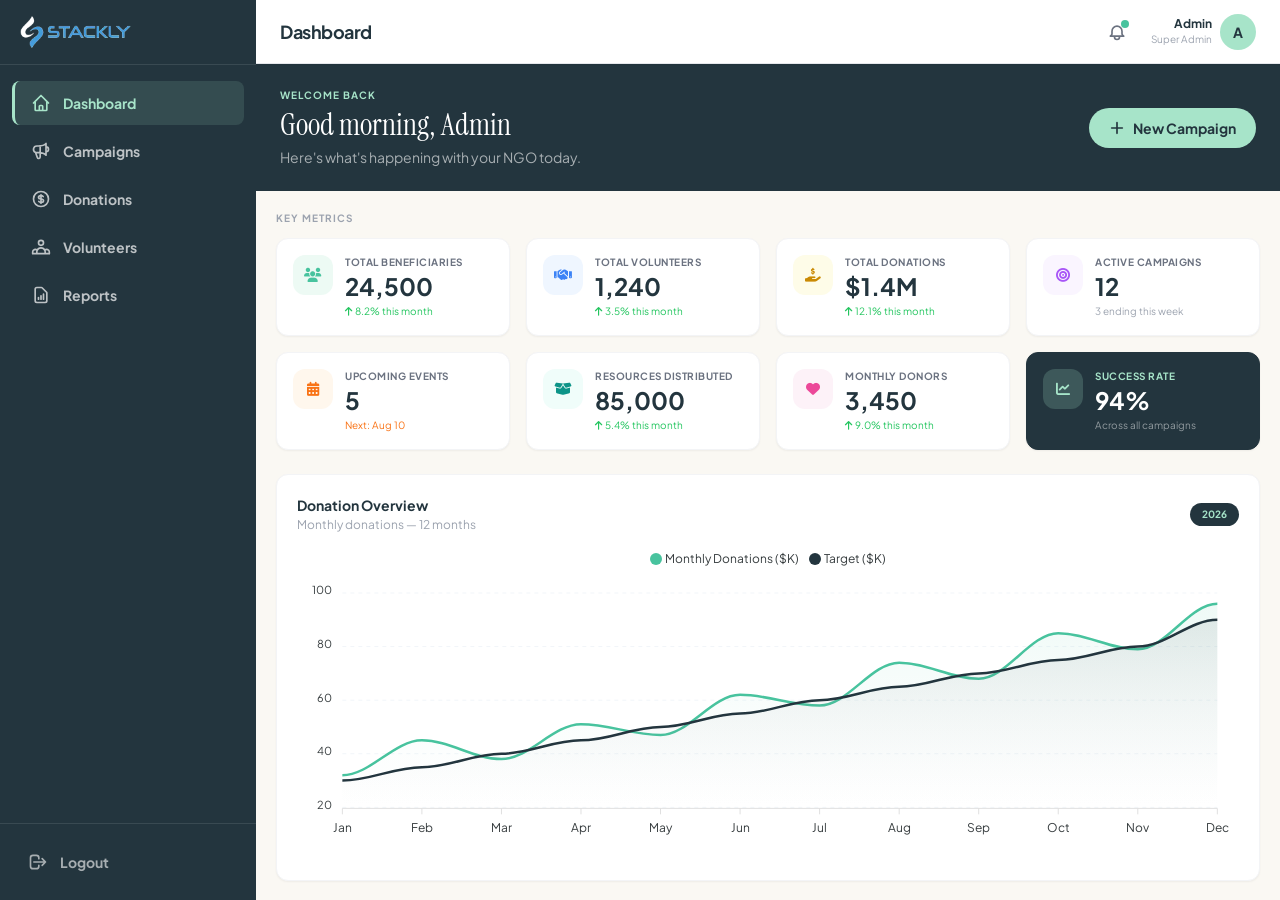
<file: admin-dashboard.html>
<!DOCTYPE html>
<html lang="en">
<head>
  <meta charset="UTF-8">
  <meta name="viewport" content="width=device-width, initial-scale=1.0">
  <title>Admin Dashboard — NGO & Nonprofit</title>

  <!-- Self-hosted Tailwind -->
  <script src="libs/tailwind.min.js"></script>
  <script>
    tailwind.config = {
      theme: {
        extend: {
          colors: {
            'slate-dark':  '#23353e',
            'slate-hover': '#2e4553',
            'mint':        '#a7e4c9',
            'mint-dark':   '#48C39E',
            'cream':       '#FAF8F3',
          },
          fontFamily: {
            serif: ['Instrument Serif', 'serif'],
            sans:  ['Plus Jakarta Sans', 'sans-serif'],
          }
        }
      }
    }
  </script>

  <!-- Self-hosted GSAP -->
  <script src="libs/gsap.min.js"></script>
  <!-- Self-hosted ApexCharts -->
  <script src="libs/apexcharts.min.js"></script>
  <!-- Font Awesome 6.4.0 CDN -->
  <link rel="stylesheet" href="https://cdnjs.cloudflare.com/ajax/libs/font-awesome/6.4.0/css/all.min.css">

  <style>
    /* ── Self-hosted fonts ── */
    @font-face { font-family:'Instrument Serif'; src:url('libs/fonts/InstrumentSerif-Italic.ttf') format('truetype'); font-style:italic; font-display:swap; }
    @font-face { font-family:'Plus Jakarta Sans'; src:url('libs/fonts/PlusJakartaSans-400.ttf') format('truetype'); font-weight:400; font-display:swap; }
    @font-face { font-family:'Plus Jakarta Sans'; src:url('libs/fonts/PlusJakartaSans-700.ttf') format('truetype'); font-weight:700; font-display:swap; }

    *, *::before, *::after { box-sizing: border-box; }
    html, body { height: 100%; overflow: hidden; font-family: 'Plus Jakarta Sans', sans-serif; }

    /* Active nav link */
    .nav-link { border-left: 3px solid transparent; transition: all 0.2s; }
    .nav-link.active { border-left: 3px solid #a7e4c9; background: rgba(167,228,201,0.13); color: #a7e4c9 !important; }

    /* Scrollbar */
    #main-scroll::-webkit-scrollbar { width: 5px; }
    #main-scroll::-webkit-scrollbar-track { background: #f1f5f9; }
    #main-scroll::-webkit-scrollbar-thumb { background: #cbd5e1; border-radius: 10px; }

    /* Progress bar */
    .prog-fill { transition: width 1.2s cubic-bezier(0.25,1,0.5,1); }

    /* Chart containers */
    .chart-box { min-height: 300px; }

    /* Section hidden/shown */
    .dashboard-section { display: none; }
    .dashboard-section.active-section { display: block; }

    /* Stat badge colors */
    .badge-green  { background:#dcfce7; color:#16a34a; }
    .badge-yellow { background:#fef9c3; color:#b45309; }
    .badge-red    { background:#fee2e2; color:#dc2626; }
    .badge-blue   { background:#dbeafe; color:#1d4ed8; }
    .badge-purple { background:#ede9fe; color:#7c3aed; }
    .badge-teal   { background:#ccfbf1; color:#0f766e; }

    /* Timeline */
    .timeline-item:not(:last-child) .timeline-dot::after {
      content:''; display:block; width:2px; background:#e2e8f0;
      height:calc(100% + 1.5rem); position:absolute; left:50%; top:100%; transform:translateX(-50%);
    }
    .timeline-dot { position:relative; }

    /* GSAP entry transition card handling to prevent layout/blur conflicts */
    .kpi-card {
      transition: none !important;
    }
    .kpi-card.ready {
      transition: border-color 0.3s ease, box-shadow 0.3s ease, background-color 0.3s ease, transform 0.3s ease !important;
    }
  </style>
</head>
<body class="bg-[#FAF8F3]">

<!-- Mobile Overlay -->
<div id="sidebar-overlay" class="fixed inset-0 bg-black/50 z-30 hidden" onclick="closeSidebar()"></div>

<!-- ═══════════════════════════════════════════════════════════
     LAYOUT: sidebar + main
═══════════════════════════════════════════════════════════ -->
<div class="flex h-screen overflow-hidden">

  <!-- ═══════════════ SIDEBAR ═══════════════ -->
  <aside id="sidebar"
         class="fixed md:static inset-y-0 left-0 z-40 w-64 flex flex-col bg-[#23353e] text-white
                transform -translate-x-full md:translate-x-0 transition-transform duration-300 flex-shrink-0">

    <!-- Logo -->
    <div class="flex items-center justify-between px-5 py-4 border-b border-white/10">
      <a href="admin-dashboard.html" onclick="sessionStorage.removeItem('activeAdminSection'); showSection('section-dashboard'); return false;" class="flex items-center gap-3">
        <img src="assets/logo.webp" alt="Logo" class="h-8 w-auto brightness-200 object-contain">
      </a>
      <button class="md:hidden text-white/60 hover:text-white p-1" onclick="closeSidebar()">
        <svg class="w-5 h-5" fill="none" stroke="currentColor" stroke-width="2.5" viewBox="0 0 24 24"><path stroke-linecap="round" stroke-linejoin="round" d="M6 18L18 6M6 6l12 12"/></svg>
      </button>
    </div>

    <!-- Nav -->
    <nav class="flex-1 py-4 px-3 space-y-1 overflow-y-auto">
      <a href="#" data-section="section-dashboard" onclick="showSection('section-dashboard');return false;"
         class="nav-link active flex items-center gap-3 px-4 py-3 rounded-lg text-sm font-semibold transition-all hover:bg-white/10">
        <svg class="w-5 h-5" fill="none" stroke="currentColor" stroke-width="2" viewBox="0 0 24 24"><path stroke-linecap="round" stroke-linejoin="round" d="M3 12l2-2m0 0l7-7 7 7M5 10v10a1 1 0 001 1h3m10-11l2 2m-2-2v10a1 1 0 01-1 1h-3m-6 0a1 1 0 001-1v-4a1 1 0 011-1h2a1 1 0 011 1v4a1 1 0 001 1m-6 0h6"/></svg>
        Dashboard
      </a>
      <a href="#" data-section="section-campaigns" onclick="showSection('section-campaigns');return false;"
         class="nav-link flex items-center gap-3 px-4 py-3 rounded-lg text-sm font-semibold text-white/70 transition-all hover:bg-white/10 hover:text-white">
        <svg class="w-5 h-5" fill="none" stroke="currentColor" stroke-width="2" viewBox="0 0 24 24"><path stroke-linecap="round" stroke-linejoin="round" d="M11 5.882V19.24a1.76 1.76 0 01-3.417.592l-2.147-6.15M18 13a3 3 0 100-6M5.436 13.683A4.001 4.001 0 017 6h1.832c4.1 0 7.625-1.234 9.168-3v14c-1.543-1.766-5.067-3-9.168-3H7a3.988 3.988 0 01-1.564-.317z"/></svg>
        Campaigns
      </a>
      <a href="#" data-section="section-donations" onclick="showSection('section-donations');return false;"
         class="nav-link flex items-center gap-3 px-4 py-3 rounded-lg text-sm font-semibold text-white/70 transition-all hover:bg-white/10 hover:text-white">
        <svg class="w-5 h-5" fill="none" stroke="currentColor" stroke-width="2" viewBox="0 0 24 24"><path stroke-linecap="round" stroke-linejoin="round" d="M12 8c-1.657 0-3 .895-3 2s1.343 2 3 2 3 .895 3 2-1.343 2-3 2m0-8c1.11 0 2.08.402 2.599 1M12 8V7m0 1v8m0 0v1m0-1c-1.11 0-2.08-.402-2.599-1M21 12a9 9 0 11-18 0 9 9 0 0118 0z"/></svg>
        Donations
      </a>
      <a href="#" data-section="section-volunteers" onclick="showSection('section-volunteers');return false;"
         class="nav-link flex items-center gap-3 px-4 py-3 rounded-lg text-sm font-semibold text-white/70 transition-all hover:bg-white/10 hover:text-white">
        <svg class="w-5 h-5" fill="none" stroke="currentColor" stroke-width="2" viewBox="0 0 24 24"><path stroke-linecap="round" stroke-linejoin="round" d="M17 20h5v-2a3 3 0 00-5.356-1.857M17 20H7m10 0v-2c0-.656-.126-1.283-.356-1.857M7 20H2v-2a3 3 0 015.356-1.857M7 20v-2c0-.656.126-1.283.356-1.857m0 0a5.002 5.002 0 019.288 0M15 7a3 3 0 11-6 0 3 3 0 016 0z"/></svg>
        Volunteers
      </a>
      <a href="#" data-section="section-reports" onclick="showSection('section-reports');return false;"
         class="nav-link flex items-center gap-3 px-4 py-3 rounded-lg text-sm font-semibold text-white/70 transition-all hover:bg-white/10 hover:text-white">
        <svg class="w-5 h-5" fill="none" stroke="currentColor" stroke-width="2" viewBox="0 0 24 24"><path stroke-linecap="round" stroke-linejoin="round" d="M9 17v-2m3 2v-4m3 4v-6m2 10H7a2 2 0 01-2-2V5a2 2 0 012-2h5.586a1 1 0 01.707.293l5.414 5.414a1 1 0 01.293.707V19a2 2 0 01-2 2z"/></svg>
        Reports
      </a>
    </nav>

    <!-- Logout -->
    <div class="px-3 py-4 border-t border-white/10">
      <a href="login.html" class="flex items-center gap-3 px-4 py-3 rounded-lg text-sm font-semibold text-white/60 hover:bg-red-500/20 hover:text-red-400 transition-all">
        <svg class="w-5 h-5" fill="none" stroke="currentColor" stroke-width="2" viewBox="0 0 24 24"><path stroke-linecap="round" stroke-linejoin="round" d="M17 16l4-4m0 0l-4-4m4 4H7m6 4v1a3 3 0 01-3 3H6a3 3 0 01-3-3V7a3 3 0 013-3h4a3 3 0 013 3v1"/></svg>
        Logout
      </a>
    </div>
  </aside>

  <!-- ═══════════════ MAIN ═══════════════ -->
  <div class="flex-1 flex flex-col min-w-0 overflow-hidden">

    <!-- Top Navbar -->
    <header class="sticky top-0 z-20 bg-white border-b border-gray-200 h-16 flex items-center px-4 md:px-6 gap-4 flex-shrink-0 shadow-sm">
      <button class="md:hidden p-2 rounded-lg text-gray-500 hover:bg-gray-100" onclick="openSidebar()">
        <svg class="w-5 h-5" fill="none" stroke="currentColor" stroke-width="2.5" viewBox="0 0 24 24"><path stroke-linecap="round" stroke-linejoin="round" d="M4 6h16M4 12h16M4 18h16"/></svg>
      </button>
      <h1 id="page-title" class="flex-1 font-bold text-[#23353e] text-lg tracking-tight">Dashboard</h1>
      <!-- Notification bell -->
      <a href="404.html" class="relative p-2 rounded-lg text-gray-500 hover:bg-gray-100">
        <svg class="w-5 h-5" fill="none" stroke="currentColor" stroke-width="2" viewBox="0 0 24 24"><path stroke-linecap="round" stroke-linejoin="round" d="M15 17h5l-1.405-1.405A2.032 2.032 0 0118 14.158V11a6 6 0 10-12 0v3.159c0 .538-.214 1.055-.595 1.436L4 17h5m6 0v1a3 3 0 11-6 0v-1m6 0H9"/></svg>
        <span class="absolute top-1.5 right-1.5 w-2 h-2 bg-[#48C39E] rounded-full"></span>
      </a>
      <!-- Admin avatar -->
      <div class="flex items-center gap-2">
        <div class="hidden sm:block text-right">
          <p id="admin-nav-name" class="text-xs font-bold text-[#23353e]">Admin User</p>
          <p class="text-[10px] text-gray-400">Super Admin</p>
        </div>
        <div id="admin-nav-avatar" class="w-9 h-9 rounded-full bg-[#a7e4c9] flex items-center justify-center text-[#23353e] font-bold text-sm">A</div>
      </div>
    </header>

    <!-- ═══════════ SCROLLABLE SECTIONS WRAPPER ═══════════ -->
    <div id="main-scroll" class="flex-1 overflow-y-auto">


<!-- ╔══════════════════════════════════════════════════════════════╗
     ║  SECTION 1 — DASHBOARD                                       ║
     ╚══════════════════════════════════════════════════════════════╝ -->
<section id="section-dashboard" class="dashboard-section active-section">

  <!-- 1. Welcome Banner -->
  <div id="welcome-banner" class="bg-[#23353e] text-white px-6 py-6 flex flex-col sm:flex-row sm:items-center sm:justify-between gap-4">
    <div>
      <p class="text-[#a7e4c9] text-[10px] font-bold tracking-widest uppercase mb-1">Welcome back</p>
      <h2 class="font-serif italic text-2xl md:text-3xl">Good morning, <span id="admin-banner-name">Admin</span></h2>
      <p class="text-white/60 text-sm mt-1">Here's what's happening with your NGO today.</p>
    </div>
    <a href="404.html" class="inline-flex items-center gap-2 bg-[#a7e4c9] text-[#23353e] font-bold text-sm px-5 py-2.5 rounded-full hover:bg-white transition-colors self-start sm:self-auto whitespace-nowrap">
      <svg class="w-4 h-4" fill="none" stroke="currentColor" stroke-width="2.5" viewBox="0 0 24 24"><path stroke-linecap="round" stroke-linejoin="round" d="M12 4v16m8-8H4"/></svg>
      New Campaign
    </a>
  </div>

  <div class="p-5 space-y-6">

    <!-- 2. KPI Metrics Grid (8 cards) -->
    <div>
      <p class="text-[10px] font-bold text-gray-400 uppercase tracking-widest mb-3">Key Metrics</p>
      <div class="grid grid-cols-2 sm:grid-cols-2 lg:grid-cols-4 gap-4" id="kpi-grid">
        <a href="404.html" class="kpi-card bg-white rounded-xl shadow-sm p-4 border border-gray-100 flex items-start gap-3 hover:shadow-md hover:border-[#a7e4c9]/60 hover:-translate-y-0.5 transition-all duration-300">
          <div class="w-10 h-10 rounded-xl bg-[#a7e4c9]/20 flex items-center justify-center text-sm text-[#48C39E] flex-shrink-0"><i class="fa-solid fa-users"></i></div>
          <div><p class="text-[10px] text-gray-500 font-semibold uppercase tracking-wider">Total Beneficiaries</p><p class="text-2xl font-bold text-[#23353e]">24,500</p><p class="text-[10px] text-green-500 font-medium mt-0.5"><i class="fa-solid fa-arrow-up mr-0.5"></i>8.2% this month</p></div>
        </a>
        <a href="404.html" class="kpi-card bg-white rounded-xl shadow-sm p-4 border border-gray-100 flex items-start gap-3 hover:shadow-md hover:border-[#a7e4c9]/60 hover:-translate-y-0.5 transition-all duration-300">
          <div class="w-10 h-10 rounded-xl bg-blue-50 flex items-center justify-center text-sm text-blue-500 flex-shrink-0"><i class="fa-solid fa-handshake"></i></div>
          <div><p class="text-[10px] text-gray-500 font-semibold uppercase tracking-wider">Total Volunteers</p><p class="text-2xl font-bold text-[#23353e]">1,240</p><p class="text-[10px] text-green-500 font-medium mt-0.5"><i class="fa-solid fa-arrow-up mr-0.5"></i>3.5% this month</p></div>
        </a>
        <a href="404.html" class="kpi-card bg-white rounded-xl shadow-sm p-4 border border-gray-100 flex items-start gap-3 hover:shadow-md hover:border-[#a7e4c9]/60 hover:-translate-y-0.5 transition-all duration-300">
          <div class="w-10 h-10 rounded-xl bg-yellow-50 flex items-center justify-center text-sm text-yellow-600 flex-shrink-0"><i class="fa-solid fa-hand-holding-dollar"></i></div>
          <div><p class="text-[10px] text-gray-500 font-semibold uppercase tracking-wider">Total Donations</p><p class="text-2xl font-bold text-[#23353e]">$1.4M</p><p class="text-[10px] text-green-500 font-medium mt-0.5"><i class="fa-solid fa-arrow-up mr-0.5"></i>12.1% this month</p></div>
        </a>
        <a href="404.html" class="kpi-card bg-white rounded-xl shadow-sm p-4 border border-gray-100 flex items-start gap-3 hover:shadow-md hover:border-[#a7e4c9]/60 hover:-translate-y-0.5 transition-all duration-300">
          <div class="w-10 h-10 rounded-xl bg-purple-50 flex items-center justify-center text-sm text-purple-500 flex-shrink-0"><i class="fa-solid fa-bullseye"></i></div>
          <div><p class="text-[10px] text-gray-500 font-semibold uppercase tracking-wider">Active Campaigns</p><p class="text-2xl font-bold text-[#23353e]">12</p><p class="text-[10px] text-gray-400 font-medium mt-0.5">3 ending this week</p></div>
        </a>
        <a href="404.html" class="kpi-card bg-white rounded-xl shadow-sm p-4 border border-gray-100 flex items-start gap-3 hover:shadow-md hover:border-[#a7e4c9]/60 hover:-translate-y-0.5 transition-all duration-300">
          <div class="w-10 h-10 rounded-xl bg-orange-50 flex items-center justify-center text-sm text-orange-500 flex-shrink-0"><i class="fa-solid fa-calendar-days"></i></div>
          <div><p class="text-[10px] text-gray-500 font-semibold uppercase tracking-wider">Upcoming Events</p><p class="text-2xl font-bold text-[#23353e]">5</p><p class="text-[10px] text-orange-500 font-medium mt-0.5">Next: Aug 10</p></div>
        </a>
        <a href="404.html" class="kpi-card bg-white rounded-xl shadow-sm p-4 border border-gray-100 flex items-start gap-3 hover:shadow-md hover:border-[#a7e4c9]/60 hover:-translate-y-0.5 transition-all duration-300">
          <div class="w-10 h-10 rounded-xl bg-teal-50 flex items-center justify-center text-sm text-teal-600 flex-shrink-0"><i class="fa-solid fa-box-open"></i></div>
          <div><p class="text-[10px] text-gray-500 font-semibold uppercase tracking-wider">Resources Distributed</p><p class="text-2xl font-bold text-[#23353e]">85,000</p><p class="text-[10px] text-green-500 font-medium mt-0.5"><i class="fa-solid fa-arrow-up mr-0.5"></i>5.4% this month</p></div>
        </a>
        <a href="404.html" class="kpi-card bg-white rounded-xl shadow-sm p-4 border border-gray-100 flex items-start gap-3 hover:shadow-md hover:border-[#a7e4c9]/60 hover:-translate-y-0.5 transition-all duration-300">
          <div class="w-10 h-10 rounded-xl bg-pink-50 flex items-center justify-center text-sm text-pink-500 flex-shrink-0"><i class="fa-solid fa-heart"></i></div>
          <div><p class="text-[10px] text-gray-500 font-semibold uppercase tracking-wider">Monthly Donors</p><p class="text-2xl font-bold text-[#23353e]">3,450</p><p class="text-[10px] text-green-500 font-medium mt-0.5"><i class="fa-solid fa-arrow-up mr-0.5"></i>9.0% this month</p></div>
        </a>
        <a href="404.html" class="kpi-card bg-[#23353e] rounded-xl shadow-sm p-4 border border-[#23353e] flex items-start gap-3 hover:shadow-md hover:bg-slate-800 hover:-translate-y-0.5 transition-all duration-300">
          <div class="w-10 h-10 rounded-xl bg-[#a7e4c9]/20 flex items-center justify-center text-sm text-[#a7e4c9] flex-shrink-0"><i class="fa-solid fa-chart-line"></i></div>
          <div><p class="text-[10px] text-[#a7e4c9] font-semibold uppercase tracking-wider">Success Rate</p><p class="text-2xl font-bold text-white">94%</p><p class="text-[10px] text-white/50 font-medium mt-0.5">Across all campaigns</p></div>
        </a>
      </div>
    </div>


    <!-- 3. Charts Row -->
    <div class="grid grid-cols-1 xl:grid-cols-3 gap-5">
      <!-- Donation Overview Line Chart (full width) -->
      <div class="chart-card xl:col-span-3 bg-white rounded-xl shadow-sm border border-gray-100 p-5">
        <div class="flex items-center justify-between mb-3">
          <div><h4 class="font-bold text-[#23353e] text-sm">Donation Overview</h4><p class="text-xs text-gray-400 mt-0.5">Monthly donations — 12 months</p></div>
          <span class="text-[10px] font-bold text-[#a7e4c9] bg-[#23353e] px-3 py-1 rounded-full">2026</span>
        </div>
        <div class="chart-box"><div id="db-chart-donation-line"></div></div>
      </div>
      <!-- Donations by Source Pie -->
      <div class="chart-card bg-white rounded-xl shadow-sm border border-gray-100 p-5">
        <h4 class="font-bold text-[#23353e] text-sm mb-1">Donations by Source</h4>
        <p class="text-xs text-gray-400 mb-3">Breakdown by donor type</p>
        <div class="chart-box"><div id="db-chart-pie-source"></div></div>
      </div>
      <!-- Beneficiaries by Category Bar -->
      <div class="chart-card bg-white rounded-xl shadow-sm border border-gray-100 p-5">
        <h4 class="font-bold text-[#23353e] text-sm mb-1">Beneficiaries by Category</h4>
        <p class="text-xs text-gray-400 mb-3">Distribution across groups</p>
        <div class="chart-box"><div id="db-chart-bar-bene"></div></div>
      </div>
      <!-- Resource Distribution Donut -->
      <div class="chart-card bg-white rounded-xl shadow-sm border border-gray-100 p-5">
        <h4 class="font-bold text-[#23353e] text-sm mb-1">Resource Distribution</h4>
        <p class="text-xs text-gray-400 mb-3">Items distributed this quarter</p>
        <div class="chart-box"><div id="db-chart-donut-resources"></div></div>
      </div>
    </div>

    <!-- 4. Campaign Progress + Volunteer Activity -->
    <div class="grid grid-cols-1 lg:grid-cols-2 gap-5">
      <!-- Progress Bars -->
      <div class="bg-white rounded-xl shadow-sm border border-gray-100 p-5">
        <h4 class="font-bold text-[#23353e] text-sm mb-4">Campaign Progress</h4>
        <div class="space-y-5" id="progress-bars">
          <div>
            <div class="flex justify-between mb-1.5"><span class="text-xs font-semibold text-[#23353e]">Education Campaign</span><span class="text-xs font-bold text-[#48C39E]">80%</span></div>
            <div class="w-full bg-gray-100 rounded-full h-2.5"><div class="prog-fill h-2.5 rounded-full bg-[#a7e4c9]" style="width:0" data-width="80%"></div></div>
            <p class="text-[10px] text-gray-400 mt-1">$48,000 raised of $60,000 goal</p>
          </div>
          <div>
            <div class="flex justify-between mb-1.5"><span class="text-xs font-semibold text-[#23353e]">Food Drive</span><span class="text-xs font-bold text-[#48C39E]">65%</span></div>
            <div class="w-full bg-gray-100 rounded-full h-2.5"><div class="prog-fill h-2.5 rounded-full bg-[#48C39E]" style="width:0" data-width="65%"></div></div>
            <p class="text-[10px] text-gray-400 mt-1">$32,500 raised of $50,000 goal</p>
          </div>
          <div>
            <div class="flex justify-between mb-1.5"><span class="text-xs font-semibold text-[#23353e]">Medical Camp</span><span class="text-xs font-bold text-orange-400">45%</span></div>
            <div class="w-full bg-gray-100 rounded-full h-2.5"><div class="prog-fill h-2.5 rounded-full bg-orange-400" style="width:0" data-width="45%"></div></div>
            <p class="text-[10px] text-gray-400 mt-1">$13,500 raised of $30,000 goal</p>
          </div>
          <div>
            <div class="flex justify-between mb-1.5"><span class="text-xs font-semibold text-[#23353e]">Clean Water Initiative</span><span class="text-xs font-bold text-blue-400">72%</span></div>
            <div class="w-full bg-gray-100 rounded-full h-2.5"><div class="prog-fill h-2.5 rounded-full bg-blue-400" style="width:0" data-width="72%"></div></div>
            <p class="text-[10px] text-gray-400 mt-1">$36,000 raised of $50,000 goal</p>
          </div>
        </div>
        <div class="mt-5 pt-4 border-t border-gray-100 grid grid-cols-3 gap-2 text-center">
          <div><p class="text-lg font-bold text-[#23353e]">4</p><p class="text-[10px] text-gray-400">Active</p></div>
          <div><p class="text-lg font-bold text-[#48C39E]">$130K</p><p class="text-[10px] text-gray-400">Raised</p></div>
          <div><p class="text-lg font-bold text-[#23353e]">65%</p><p class="text-[10px] text-gray-400">Avg Progress</p></div>
        </div>
      </div>
      <!-- Volunteer Activity Area Chart -->
      <div class="chart-card bg-white rounded-xl shadow-sm border border-gray-100 p-5">
        <h4 class="font-bold text-[#23353e] text-sm mb-1">Volunteer Activity</h4>
        <p class="text-xs text-gray-400 mb-3">Weekly hours logged</p>
        <div class="chart-box"><div id="db-chart-area-vol"></div></div>
      </div>
    </div>


    <!-- 5. Recent Donations Table -->
    <div class="bg-white rounded-xl shadow-sm border border-gray-100 overflow-hidden">
      <div class="px-5 py-4 border-b border-gray-100 flex items-center justify-between">
        <h4 class="font-bold text-[#23353e] text-sm">Recent Donations</h4>
        <a href="404.html" class="text-xs font-bold text-[#48C39E] hover:underline">View all <i class="fa-solid fa-arrow-right ml-0.5"></i></a>
      </div>
      <div class="overflow-x-auto">
        <table class="w-full text-sm">
          <thead class="bg-gray-50">
            <tr>
              <th class="px-5 py-3 text-left text-[10px] font-bold text-gray-400 uppercase tracking-wider">Donor</th>
              <th class="px-5 py-3 text-left text-[10px] font-bold text-gray-400 uppercase tracking-wider">Campaign</th>
              <th class="px-5 py-3 text-left text-[10px] font-bold text-gray-400 uppercase tracking-wider">Amount</th>
              <th class="px-5 py-3 text-left text-[10px] font-bold text-gray-400 uppercase tracking-wider">Date</th>
              <th class="px-5 py-3 text-left text-[10px] font-bold text-gray-400 uppercase tracking-wider">Status</th>
            </tr>
          </thead>
          <tbody class="divide-y divide-gray-50">
            <tr class="hover:bg-gray-50"><td class="px-5 py-3.5"><div class="flex items-center gap-2"><div class="w-7 h-7 rounded-full bg-[#a7e4c9]/30 flex items-center justify-center font-bold text-[#23353e] text-xs">S</div><span class="font-semibold text-[#23353e]">Sarah M.</span></div></td><td class="px-5 py-3.5 text-gray-500 text-xs">Education Campaign</td><td class="px-5 py-3.5 font-bold text-[#23353e]">$250</td><td class="px-5 py-3.5 text-gray-400 text-xs">Aug 3, 2026</td><td class="px-5 py-3.5"><span class="badge-green px-2 py-1 text-[10px] font-bold rounded-full">Completed</span></td></tr>
            <tr class="hover:bg-gray-50"><td class="px-5 py-3.5"><div class="flex items-center gap-2"><div class="w-7 h-7 rounded-full bg-blue-100 flex items-center justify-center font-bold text-blue-600 text-xs">A</div><span class="font-semibold text-[#23353e]">Alex C.</span></div></td><td class="px-5 py-3.5 text-gray-500 text-xs">Food Drive</td><td class="px-5 py-3.5 font-bold text-[#23353e]">$120</td><td class="px-5 py-3.5 text-gray-400 text-xs">Aug 2, 2026</td><td class="px-5 py-3.5"><span class="badge-green px-2 py-1 text-[10px] font-bold rounded-full">Completed</span></td></tr>
            <tr class="hover:bg-gray-50"><td class="px-5 py-3.5"><div class="flex items-center gap-2"><div class="w-7 h-7 rounded-full bg-purple-100 flex items-center justify-center font-bold text-purple-600 text-xs">R</div><span class="font-semibold text-[#23353e]">Raj Patel</span></div></td><td class="px-5 py-3.5 text-gray-500 text-xs">Medical Camp</td><td class="px-5 py-3.5 font-bold text-[#23353e]">$500</td><td class="px-5 py-3.5 text-gray-400 text-xs">Aug 1, 2026</td><td class="px-5 py-3.5"><span class="badge-yellow px-2 py-1 text-[10px] font-bold rounded-full">Processing</span></td></tr>
            <tr class="hover:bg-gray-50"><td class="px-5 py-3.5"><div class="flex items-center gap-2"><div class="w-7 h-7 rounded-full bg-orange-100 flex items-center justify-center font-bold text-orange-600 text-xs">M</div><span class="font-semibold text-[#23353e]">Maria K.</span></div></td><td class="px-5 py-3.5 text-gray-500 text-xs">Clean Water</td><td class="px-5 py-3.5 font-bold text-[#23353e]">$75</td><td class="px-5 py-3.5 text-gray-400 text-xs">Jul 31, 2026</td><td class="px-5 py-3.5"><span class="badge-green px-2 py-1 text-[10px] font-bold rounded-full">Completed</span></td></tr>
            <tr class="hover:bg-gray-50"><td class="px-5 py-3.5"><div class="flex items-center gap-2"><div class="w-7 h-7 rounded-full bg-teal-100 flex items-center justify-center font-bold text-teal-600 text-xs">D</div><span class="font-semibold text-[#23353e]">David L.</span></div></td><td class="px-5 py-3.5 text-gray-500 text-xs">Education Campaign</td><td class="px-5 py-3.5 font-bold text-[#23353e]">$1,000</td><td class="px-5 py-3.5 text-gray-400 text-xs">Jul 30, 2026</td><td class="px-5 py-3.5"><span class="badge-green px-2 py-1 text-[10px] font-bold rounded-full">Completed</span></td></tr>
          </tbody>
        </table>
      </div>
    </div>

    <!-- 6. Quick Actions Grid -->
    <div>
      <p class="text-[10px] font-bold text-gray-400 uppercase tracking-widest mb-3">Quick Actions</p>
      <div class="grid grid-cols-2 sm:grid-cols-4 gap-4">
        <a href="404.html" class="bg-white rounded-xl border border-gray-100 shadow-sm p-5 flex flex-col items-center gap-2 hover:border-[#a7e4c9] hover:shadow-md transition-all group">
          <div class="w-11 h-11 rounded-xl bg-[#a7e4c9]/20 flex items-center justify-center group-hover:bg-[#a7e4c9]/40 transition-colors"><svg class="w-5 h-5 text-[#48C39E]" fill="none" stroke="currentColor" stroke-width="2" viewBox="0 0 24 24"><path stroke-linecap="round" stroke-linejoin="round" d="M16 7a4 4 0 11-8 0 4 4 0 018 0zM12 14a7 7 0 00-7 7h14a7 7 0 00-7-7z"/></svg></div>
          <span class="text-xs font-bold text-[#23353e]">Add Donor</span>
        </a>
        <a href="404.html" class="bg-white rounded-xl border border-gray-100 shadow-sm p-5 flex flex-col items-center gap-2 hover:border-[#a7e4c9] hover:shadow-md transition-all group">
          <div class="w-11 h-11 rounded-xl bg-blue-50 flex items-center justify-center group-hover:bg-blue-100 transition-colors"><svg class="w-5 h-5 text-blue-500" fill="none" stroke="currentColor" stroke-width="2" viewBox="0 0 24 24"><path stroke-linecap="round" stroke-linejoin="round" d="M11 5.882V19.24a1.76 1.76 0 01-3.417.592l-2.147-6.15M18 13a3 3 0 100-6M5.436 13.683A4.001 4.001 0 017 6h1.832c4.1 0 7.625-1.234 9.168-3v14c-1.543-1.766-5.067-3-9.168-3H7a3.988 3.988 0 01-1.564-.317z"/></svg></div>
          <span class="text-xs font-bold text-[#23353e]">New Campaign</span>
        </a>
        <a href="404.html" class="bg-white rounded-xl border border-gray-100 shadow-sm p-5 flex flex-col items-center gap-2 hover:border-[#a7e4c9] hover:shadow-md transition-all group">
          <div class="w-11 h-11 rounded-xl bg-orange-50 flex items-center justify-center group-hover:bg-orange-100 transition-colors"><svg class="w-5 h-5 text-orange-500" fill="none" stroke="currentColor" stroke-width="2" viewBox="0 0 24 24"><path stroke-linecap="round" stroke-linejoin="round" d="M8 7V3m8 4V3m-9 8h10M5 21h14a2 2 0 002-2V7a2 2 0 00-2-2H5a2 2 0 00-2 2v12a2 2 0 002 2z"/></svg></div>
          <span class="text-xs font-bold text-[#23353e]">Schedule Event</span>
        </a>
        <a href="404.html" class="bg-white rounded-xl border border-gray-100 shadow-sm p-5 flex flex-col items-center gap-2 hover:border-[#a7e4c9] hover:shadow-md transition-all group">
          <div class="w-11 h-11 rounded-xl bg-purple-50 flex items-center justify-center group-hover:bg-purple-100 transition-colors"><svg class="w-5 h-5 text-purple-500" fill="none" stroke="currentColor" stroke-width="2" viewBox="0 0 24 24"><path stroke-linecap="round" stroke-linejoin="round" d="M9 17v-2m3 2v-4m3 4v-6m2 10H7a2 2 0 01-2-2V5a2 2 0 012-2h5.586a1 1 0 01.707.293l5.414 5.414a1 1 0 01.293.707V19a2 2 0 01-2 2z"/></svg></div>
          <span class="text-xs font-bold text-[#23353e]">Generate Report</span>
        </a>
      </div>
    </div>

    <!-- 7. Team Activity Feed -->
    <div class="bg-white rounded-xl shadow-sm border border-gray-100 p-5">
      <h4 class="font-bold text-[#23353e] text-sm mb-4">Team Activity</h4>
      <div class="space-y-4">
        <div class="flex items-start gap-3"><div class="w-8 h-8 rounded-full bg-[#a7e4c9]/30 flex items-center justify-center font-bold text-[#23353e] text-xs flex-shrink-0">JK</div><div class="flex-1"><p class="text-xs font-semibold text-[#23353e]">James K. <span class="font-normal text-gray-500">added 12 new beneficiaries to the Education Campaign</span></p><p class="text-[10px] text-gray-400 mt-0.5">2 hours ago</p></div></div>
        <div class="flex items-start gap-3"><div class="w-8 h-8 rounded-full bg-blue-100 flex items-center justify-center font-bold text-blue-600 text-xs flex-shrink-0">AM</div><div class="flex-1"><p class="text-xs font-semibold text-[#23353e]">Aisha M. <span class="font-normal text-gray-500">processed a $500 corporate donation from TechCorp</span></p><p class="text-[10px] text-gray-400 mt-0.5">4 hours ago</p></div></div>
        <div class="flex items-start gap-3"><div class="w-8 h-8 rounded-full bg-purple-100 flex items-center justify-center font-bold text-purple-600 text-xs flex-shrink-0">RP</div><div class="flex-1"><p class="text-xs font-semibold text-[#23353e]">Ravi P. <span class="font-normal text-gray-500">scheduled the Medical Camp for August 15, 2026</span></p><p class="text-[10px] text-gray-400 mt-0.5">6 hours ago</p></div></div>
        <div class="flex items-start gap-3"><div class="w-8 h-8 rounded-full bg-orange-100 flex items-center justify-center font-bold text-orange-600 text-xs flex-shrink-0">LS</div><div class="flex-1"><p class="text-xs font-semibold text-[#23353e]">Linda S. <span class="font-normal text-gray-500">updated Clean Water Initiative progress to 72%</span></p><p class="text-[10px] text-gray-400 mt-0.5">Yesterday</p></div></div>
        <div class="flex items-start gap-3"><div class="w-8 h-8 rounded-full bg-teal-100 flex items-center justify-center font-bold text-teal-600 text-xs flex-shrink-0">NO</div><div class="flex-1"><p class="text-xs font-semibold text-[#23353e]">Ngozi O. <span class="font-normal text-gray-500">onboarded 25 new volunteers for the Food Drive</span></p><p class="text-[10px] text-gray-400 mt-0.5">Yesterday</p></div></div>
      </div>
    </div>

  </div><!-- /p-5 -->
</section>
<!-- ╚══════════════════════════════════════════════════════╝ -->


<!-- ╔══════════════════════════════════════════════════════════════╗
     ║  SECTION 2 — CAMPAIGNS                                       ║
     ╚══════════════════════════════════════════════════════════════╝ -->
<section id="section-campaigns" class="dashboard-section">
  <div class="bg-[#23353e] text-white px-6 py-4 flex items-center gap-4">
    <h2 class="font-serif italic text-2xl flex-1">Campaigns</h2>
    <a href="404.html" class="bg-[#a7e4c9] text-[#23353e] font-bold text-xs px-4 py-2 rounded-full hover:bg-white transition-colors">+ New Campaign</a>
  </div>

  <div class="p-5 space-y-6">

    <!-- 1. Hero Stats Bar -->
    <div class="grid grid-cols-2 sm:grid-cols-4 gap-4">
      <a href="404.html" class="bg-white rounded-xl border border-gray-100 shadow-sm p-4 text-center hover:shadow-md hover:border-[#a7e4c9]/60 hover:-translate-y-0.5 transition-all duration-300"><p class="text-2xl font-bold text-[#48C39E]">12</p><p class="text-xs text-gray-500 mt-1 font-semibold">Active</p></a>
      <a href="404.html" class="bg-white rounded-xl border border-gray-100 shadow-sm p-4 text-center hover:shadow-md hover:border-[#a7e4c9]/60 hover:-translate-y-0.5 transition-all duration-300"><p class="text-2xl font-bold text-[#23353e]">8</p><p class="text-xs text-gray-500 mt-1 font-semibold">Completed</p></a>
      <a href="404.html" class="bg-white rounded-xl border border-gray-100 shadow-sm p-4 text-center hover:shadow-md hover:border-[#a7e4c9]/60 hover:-translate-y-0.5 transition-all duration-300"><p class="text-2xl font-bold text-yellow-500">3</p><p class="text-xs text-gray-500 mt-1 font-semibold">Paused</p></a>
      <a href="404.html" class="bg-white rounded-xl border border-gray-100 shadow-sm p-4 text-center hover:shadow-md hover:border-[#a7e4c9]/60 hover:-translate-y-0.5 transition-all duration-300"><p class="text-2xl font-bold text-[#23353e]">$340K</p><p class="text-xs text-gray-500 mt-1 font-semibold">Total Raised</p></a>
    </div>

    <!-- 2. Campaign Cards Grid -->
    <div>
      <p class="text-[10px] font-bold text-gray-400 uppercase tracking-widest mb-3">All Campaigns</p>
      <div class="grid grid-cols-1 sm:grid-cols-2 lg:grid-cols-3 gap-5">

        <!-- Card 1 -->
        <a href="404.html" class="block bg-white rounded-xl shadow-sm border border-gray-100 overflow-hidden hover:shadow-md hover:border-[#a7e4c9]/60 hover:-translate-y-1 transition-all duration-300">
          <div class="h-44 overflow-hidden"><img src="assets/home/050145712d268ce3d0fb581a46f14a460cc3a35f.webp" alt="Education" class="w-full h-full object-cover hover:scale-105 transition-transform duration-500"></div>
          <div class="p-4">
            <div class="flex items-center justify-between mb-2"><h5 class="font-bold text-[#23353e] text-sm">Rural Education Drive</h5><span class="badge-blue px-2 py-0.5 text-[10px] font-bold rounded-full">Education</span></div>
            <div class="flex justify-between text-xs text-gray-500 mb-1"><span>$48,000 raised</span><span class="font-bold text-[#48C39E]">80%</span></div>
            <div class="w-full bg-gray-100 rounded-full h-2 mb-2"><div class="h-2 rounded-full bg-[#a7e4c9]" style="width:80%"></div></div>
            <div class="flex justify-between text-[10px] text-gray-400 mb-3"><span>Goal: $60,000</span><span>18 days left</span></div>
            <div class="text-center bg-[#23353e] text-white text-xs font-bold py-2 rounded-lg hover:bg-[#2e4553] transition-colors">View Details</div>
          </div>
        </a>

        <!-- Card 2 -->
        <a href="404.html" class="block bg-white rounded-xl shadow-sm border border-gray-100 overflow-hidden hover:shadow-md hover:border-[#a7e4c9]/60 hover:-translate-y-1 transition-all duration-300">
          <div class="h-44 overflow-hidden"><img src="assets/home/f7d62a2697b9a7eb753412e50b2d50a08d241d41.webp" alt="Health" class="w-full h-full object-cover hover:scale-105 transition-transform duration-500"></div>
          <div class="p-4">
            <div class="flex items-center justify-between mb-2"><h5 class="font-bold text-[#23353e] text-sm">Community Health Camp</h5><span class="badge-red px-2 py-0.5 text-[10px] font-bold rounded-full">Health</span></div>
            <div class="flex justify-between text-xs text-gray-500 mb-1"><span>$13,500 raised</span><span class="font-bold text-orange-400">45%</span></div>
            <div class="w-full bg-gray-100 rounded-full h-2 mb-2"><div class="h-2 rounded-full bg-orange-400" style="width:45%"></div></div>
            <div class="flex justify-between text-[10px] text-gray-400 mb-3"><span>Goal: $30,000</span><span>25 days left</span></div>
            <div class="text-center bg-[#23353e] text-white text-xs font-bold py-2 rounded-lg hover:bg-[#2e4553] transition-colors">View Details</div>
          </div>
        </a>

        <!-- Card 3 -->
        <a href="404.html" class="block bg-white rounded-xl shadow-sm border border-gray-100 overflow-hidden hover:shadow-md hover:border-[#a7e4c9]/60 hover:-translate-y-1 transition-all duration-300">
          <div class="h-44 overflow-hidden"><img src="assets/home/fe2e0855b4bac8a5bc832afa98b18f4a6b06c50e.webp" alt="Water" class="w-full h-full object-cover hover:scale-105 transition-transform duration-500"></div>
          <div class="p-4">
            <div class="flex items-center justify-between mb-2"><h5 class="font-bold text-[#23353e] text-sm">Clean Water Initiative</h5><span class="badge-teal px-2 py-0.5 text-[10px] font-bold rounded-full">Water</span></div>
            <div class="flex justify-between text-xs text-gray-500 mb-1"><span>$36,000 raised</span><span class="font-bold text-blue-400">72%</span></div>
            <div class="w-full bg-gray-100 rounded-full h-2 mb-2"><div class="h-2 rounded-full bg-blue-400" style="width:72%"></div></div>
            <div class="flex justify-between text-[10px] text-gray-400 mb-3"><span>Goal: $50,000</span><span>12 days left</span></div>
            <div class="text-center bg-[#23353e] text-white text-xs font-bold py-2 rounded-lg hover:bg-[#2e4553] transition-colors">View Details</div>
          </div>
        </a>

        <!-- Card 4 -->
        <a href="404.html" class="block bg-white rounded-xl shadow-sm border border-gray-100 overflow-hidden hover:shadow-md hover:border-[#a7e4c9]/60 hover:-translate-y-1 transition-all duration-300">
          <div class="h-44 overflow-hidden"><img src="assets/home/1.webp" alt="Food" class="w-full h-full object-cover hover:scale-105 transition-transform duration-500"></div>
          <div class="p-4">
            <div class="flex items-center justify-between mb-2"><h5 class="font-bold text-[#23353e] text-sm">Winter Food Drive</h5><span class="badge-yellow px-2 py-0.5 text-[10px] font-bold rounded-full">Food</span></div>
            <div class="flex justify-between text-xs text-gray-500 mb-1"><span>$32,500 raised</span><span class="font-bold text-[#48C39E]">65%</span></div>
            <div class="w-full bg-gray-100 rounded-full h-2 mb-2"><div class="h-2 rounded-full bg-[#48C39E]" style="width:65%"></div></div>
            <div class="flex justify-between text-[10px] text-gray-400 mb-3"><span>Goal: $50,000</span><span>30 days left</span></div>
            <div class="text-center bg-[#23353e] text-white text-xs font-bold py-2 rounded-lg hover:bg-[#2e4553] transition-colors">View Details</div>
          </div>
        </a>

        <!-- Card 5 -->
        <a href="404.html" class="block bg-white rounded-xl shadow-sm border border-gray-100 overflow-hidden hover:shadow-md hover:border-[#a7e4c9]/60 hover:-translate-y-1 transition-all duration-300">
          <div class="h-44 overflow-hidden"><img src="assets/home/2.webp" alt="Shelter" class="w-full h-full object-cover hover:scale-105 transition-transform duration-500"></div>
          <div class="p-4">
            <div class="flex items-center justify-between mb-2"><h5 class="font-bold text-[#23353e] text-sm">Shelter for Families</h5><span class="badge-purple px-2 py-0.5 text-[10px] font-bold rounded-full">Shelter</span></div>
            <div class="flex justify-between text-xs text-gray-500 mb-1"><span>$56,000 raised</span><span class="font-bold text-[#48C39E]">93%</span></div>
            <div class="w-full bg-gray-100 rounded-full h-2 mb-2"><div class="h-2 rounded-full bg-[#48C39E]" style="width:93%"></div></div>
            <div class="flex justify-between text-[10px] text-gray-400 mb-3"><span>Goal: $60,000</span><span>5 days left</span></div>
            <div class="text-center bg-[#23353e] text-white text-xs font-bold py-2 rounded-lg hover:bg-[#2e4553] transition-colors">View Details</div>
          </div>
        </a>

        <!-- Card 6 -->
        <a href="404.html" class="block bg-white rounded-xl shadow-sm border border-gray-100 overflow-hidden hover:shadow-md hover:border-[#a7e4c9]/60 hover:-translate-y-1 transition-all duration-300">
          <div class="h-44 overflow-hidden"><img src="assets/home/3.webp" alt="Women" class="w-full h-full object-cover hover:scale-105 transition-transform duration-500"></div>
          <div class="p-4">
            <div class="flex items-center justify-between mb-2"><h5 class="font-bold text-[#23353e] text-sm">Women Empowerment</h5><span class="badge-green px-2 py-0.5 text-[10px] font-bold rounded-full">Education</span></div>
            <div class="flex justify-between text-xs text-gray-500 mb-1"><span>$22,000 raised</span><span class="font-bold text-[#48C39E]">55%</span></div>
            <div class="w-full bg-gray-100 rounded-full h-2 mb-2"><div class="h-2 rounded-full bg-[#a7e4c9]" style="width:55%"></div></div>
            <div class="flex justify-between text-[10px] text-gray-400 mb-3"><span>Goal: $40,000</span><span>42 days left</span></div>
            <div class="text-center bg-[#23353e] text-white text-xs font-bold py-2 rounded-lg hover:bg-[#2e4553] transition-colors">View Details</div>
          </div>
        </a>

      </div>
    </div>

    <!-- 3. Campaign Performance Chart -->
    <div class="chart-card bg-white rounded-xl shadow-sm border border-gray-100 p-5">
      <h4 class="font-bold text-[#23353e] text-sm mb-1">Campaign Performance</h4>
      <p class="text-xs text-gray-400 mb-3">Quarterly: Donations vs Expenses vs Balance</p>
      <div class="chart-box"><div id="camp-chart-stacked"></div></div>
    </div>

    <!-- 4. Campaign Timeline -->
    <div class="bg-white rounded-xl shadow-sm border border-gray-100 p-5">
      <h4 class="font-bold text-[#23353e] text-sm mb-5">Campaign Timeline &amp; Milestones</h4>
      <div class="space-y-6">
        <div class="timeline-item flex gap-4">
          <div class="timeline-dot w-8 h-8 rounded-full bg-[#48C39E] flex items-center justify-center flex-shrink-0 text-white text-[10px] font-bold"><i class="fa-solid fa-check"></i></div>
          <div><p class="text-xs font-bold text-[#23353e]">Education Campaign Launched</p><p class="text-[10px] text-gray-400 mt-0.5">Jan 15, 2026 — Reached 1,200 students in rural areas</p></div>
        </div>
        <div class="timeline-item flex gap-4">
          <div class="timeline-dot w-8 h-8 rounded-full bg-[#48C39E] flex items-center justify-center flex-shrink-0 text-white text-[10px] font-bold"><i class="fa-solid fa-check"></i></div>
          <div><p class="text-xs font-bold text-[#23353e]">Clean Water Phase 1 Complete</p><p class="text-[10px] text-gray-400 mt-0.5">Mar 20, 2026 — 45 wells installed across 12 villages</p></div>
        </div>
        <div class="timeline-item flex gap-4">
          <div class="timeline-dot w-8 h-8 rounded-full bg-blue-400 flex items-center justify-center flex-shrink-0 text-white text-[8px] font-bold"><i class="fa-solid fa-play"></i></div>
          <div><p class="text-xs font-bold text-[#23353e]">Food Drive Mid-Campaign Review</p><p class="text-[10px] text-gray-400 mt-0.5">Jun 5, 2026 — 65% funded, on track for Aug target</p></div>
        </div>
        <div class="timeline-item flex gap-4">
          <div class="timeline-dot w-8 h-8 rounded-full bg-orange-400 flex items-center justify-center flex-shrink-0 text-white text-[10px] font-bold"><i class="fa-solid fa-hourglass-half"></i></div>
          <div><p class="text-xs font-bold text-[#23353e]">Medical Camp Rollout</p><p class="text-[10px] text-gray-400 mt-0.5">Aug 15, 2026 — Free health check-ups for 5,000 people</p></div>
        </div>
        <div class="timeline-item flex gap-4">
          <div class="timeline-dot w-8 h-8 rounded-full bg-gray-300 flex items-center justify-center flex-shrink-0 text-gray-600 text-[10px] font-bold"><i class="fa-regular fa-circle"></i></div>
          <div><p class="text-xs font-bold text-[#23353e]">Year-End Impact Summit</p><p class="text-[10px] text-gray-400 mt-0.5">Dec 1, 2026 — Annual review & 2027 planning</p></div>
        </div>
      </div>
    </div>

    <!-- 5. Top Campaigns Leaderboard -->
    <div class="bg-white rounded-xl shadow-sm border border-gray-100 overflow-hidden">
      <div class="px-5 py-4 border-b border-gray-100"><h4 class="font-bold text-[#23353e] text-sm">Top Campaigns Leaderboard</h4></div>
      <div class="overflow-x-auto">
        <table class="w-full text-sm">
          <thead class="bg-gray-50"><tr>
            <th class="px-5 py-3 text-left text-[10px] font-bold text-gray-400 uppercase tracking-wider">Rank</th>
            <th class="px-5 py-3 text-left text-[10px] font-bold text-gray-400 uppercase tracking-wider">Campaign</th>
            <th class="px-5 py-3 text-left text-[10px] font-bold text-gray-400 uppercase tracking-wider">Raised</th>
            <th class="px-5 py-3 text-left text-[10px] font-bold text-gray-400 uppercase tracking-wider">Goal</th>
            <th class="px-5 py-3 text-left text-[10px] font-bold text-gray-400 uppercase tracking-wider">Progress</th>
            <th class="px-5 py-3 text-left text-[10px] font-bold text-gray-400 uppercase tracking-wider">Status</th>
          </tr></thead>
          <tbody class="divide-y divide-gray-50">
            <tr class="hover:bg-gray-50"><td class="px-5 py-3 font-bold text-[#48C39E]">#1</td><td class="px-5 py-3 font-semibold text-[#23353e]">Shelter for Families</td><td class="px-5 py-3 font-bold text-[#23353e]">$56,000</td><td class="px-5 py-3 text-gray-500">$60,000</td><td class="px-5 py-3"><div class="flex items-center gap-2"><div class="w-20 bg-gray-100 rounded-full h-2"><div class="h-2 rounded-full bg-[#48C39E]" style="width:93%"></div></div><span class="text-xs font-bold text-[#48C39E]">93%</span></div></td><td class="px-5 py-3"><span class="badge-green px-2 py-0.5 text-[10px] font-bold rounded-full">Active</span></td></tr>
            <tr class="hover:bg-gray-50"><td class="px-5 py-3 font-bold text-gray-500">#2</td><td class="px-5 py-3 font-semibold text-[#23353e]">Rural Education Drive</td><td class="px-5 py-3 font-bold text-[#23353e]">$48,000</td><td class="px-5 py-3 text-gray-500">$60,000</td><td class="px-5 py-3"><div class="flex items-center gap-2"><div class="w-20 bg-gray-100 rounded-full h-2"><div class="h-2 rounded-full bg-[#a7e4c9]" style="width:80%"></div></div><span class="text-xs font-bold text-[#48C39E]">80%</span></div></td><td class="px-5 py-3"><span class="badge-green px-2 py-0.5 text-[10px] font-bold rounded-full">Active</span></td></tr>
            <tr class="hover:bg-gray-50"><td class="px-5 py-3 font-bold text-gray-500">#3</td><td class="px-5 py-3 font-semibold text-[#23353e]">Clean Water Initiative</td><td class="px-5 py-3 font-bold text-[#23353e]">$36,000</td><td class="px-5 py-3 text-gray-500">$50,000</td><td class="px-5 py-3"><div class="flex items-center gap-2"><div class="w-20 bg-gray-100 rounded-full h-2"><div class="h-2 rounded-full bg-blue-400" style="width:72%"></div></div><span class="text-xs font-bold text-blue-400">72%</span></div></td><td class="px-5 py-3"><span class="badge-green px-2 py-0.5 text-[10px] font-bold rounded-full">Active</span></td></tr>
            <tr class="hover:bg-gray-50"><td class="px-5 py-3 font-bold text-gray-500">#4</td><td class="px-5 py-3 font-semibold text-[#23353e]">Winter Food Drive</td><td class="px-5 py-3 font-bold text-[#23353e]">$32,500</td><td class="px-5 py-3 text-gray-500">$50,000</td><td class="px-5 py-3"><div class="flex items-center gap-2"><div class="w-20 bg-gray-100 rounded-full h-2"><div class="h-2 rounded-full bg-[#48C39E]" style="width:65%"></div></div><span class="text-xs font-bold text-[#48C39E]">65%</span></div></td><td class="px-5 py-3"><span class="badge-blue px-2 py-0.5 text-[10px] font-bold rounded-full">Active</span></td></tr>
            <tr class="hover:bg-gray-50"><td class="px-5 py-3 font-bold text-gray-500">#5</td><td class="px-5 py-3 font-semibold text-[#23353e]">Women Empowerment</td><td class="px-5 py-3 font-bold text-[#23353e]">$22,000</td><td class="px-5 py-3 text-gray-500">$40,000</td><td class="px-5 py-3"><div class="flex items-center gap-2"><div class="w-20 bg-gray-100 rounded-full h-2"><div class="h-2 rounded-full bg-[#a7e4c9]" style="width:55%"></div></div><span class="text-xs font-bold text-[#48C39E]">55%</span></div></td><td class="px-5 py-3"><span class="badge-yellow px-2 py-0.5 text-[10px] font-bold rounded-full">Paused</span></td></tr>
          </tbody>
        </table>
      </div>
    </div>

    <!-- 6. Campaign Goals Radial Charts -->
    <div class="grid grid-cols-1 sm:grid-cols-3 gap-5">
      <div class="chart-card bg-white rounded-xl shadow-sm border border-gray-100 p-5 text-center">
        <h4 class="font-bold text-[#23353e] text-sm mb-2">Education Goal</h4>
        <div class="chart-box" style="min-height:200px"><div id="camp-radial-edu"></div></div>
      </div>
      <div class="chart-card bg-white rounded-xl shadow-sm border border-gray-100 p-5 text-center">
        <h4 class="font-bold text-[#23353e] text-sm mb-2">Health Goal</h4>
        <div class="chart-box" style="min-height:200px"><div id="camp-radial-health"></div></div>
      </div>
      <div class="chart-card bg-white rounded-xl shadow-sm border border-gray-100 p-5 text-center">
        <h4 class="font-bold text-[#23353e] text-sm mb-2">Water Goal</h4>
        <div class="chart-box" style="min-height:200px"><div id="camp-radial-water"></div></div>
      </div>
    </div>

  </div>
</section>


<!-- ╔══════════════════════════════════════════════════════════════╗
     ║  SECTION 3 — DONATIONS                                       ║
     ╚══════════════════════════════════════════════════════════════╝ -->
<section id="section-donations" class="dashboard-section">
  <div class="bg-[#23353e] text-white px-6 py-4">
    <h2 class="font-serif italic text-2xl">Donations</h2>
    <p class="text-white/50 text-xs mt-0.5">Track and manage all incoming donations</p>
  </div>

  <div class="p-5 space-y-6">

    <!-- 1. Donation KPIs -->
    <div class="grid grid-cols-2 lg:grid-cols-4 gap-4">
      <a href="404.html" class="kpi-card bg-white rounded-xl border border-gray-100 shadow-sm p-4 hover:shadow-md hover:border-[#a7e4c9]/60 hover:-translate-y-0.5 transition-all duration-300 block">
        <p class="text-[10px] text-gray-500 font-semibold uppercase tracking-wider">Total This Month</p>
        <p class="text-2xl font-bold text-[#23353e] mt-1">$96K</p>
        <p class="text-[10px] text-green-500 mt-1"><i class="fa-solid fa-arrow-up mr-0.5"></i>14.2% vs last month</p>
      </a>
      <a href="404.html" class="kpi-card bg-white rounded-xl border border-gray-100 shadow-sm p-4 hover:shadow-md hover:border-[#a7e4c9]/60 hover:-translate-y-0.5 transition-all duration-300 block">
        <p class="text-[10px] text-gray-500 font-semibold uppercase tracking-wider">Avg Donation</p>
        <p class="text-2xl font-bold text-[#23353e] mt-1">$87</p>
        <p class="text-[10px] text-green-500 mt-1"><i class="fa-solid fa-arrow-up mr-0.5"></i>3.1% vs last month</p>
      </a>
      <a href="404.html" class="kpi-card bg-white rounded-xl border border-gray-100 shadow-sm p-4 hover:shadow-md hover:border-[#a7e4c9]/60 hover:-translate-y-0.5 transition-all duration-300 block">
        <p class="text-[10px] text-gray-500 font-semibold uppercase tracking-wider">New Donors</p>
        <p class="text-2xl font-bold text-[#23353e] mt-1">124</p>
        <p class="text-[10px] text-green-500 mt-1"><i class="fa-solid fa-arrow-up mr-0.5"></i>8 new this week</p>
      </a>
      <a href="404.html" class="kpi-card bg-[#23353e] rounded-xl border border-[#23353e] shadow-sm p-4 hover:shadow-md hover:bg-slate-800 hover:-translate-y-0.5 transition-all duration-300 block">
        <p class="text-[10px] text-[#a7e4c9] font-semibold uppercase tracking-wider">Recurring Donors</p>
        <p class="text-2xl font-bold text-white mt-1">3,450</p>
        <p class="text-[10px] text-white/50 mt-1">Active monthly givers</p>
      </a>
    </div>

    <!-- 2. Donation Trend Line Chart -->
    <div class="chart-card bg-white rounded-xl shadow-sm border border-gray-100 p-5">
      <div class="flex items-center justify-between mb-3">
        <div><h4 class="font-bold text-[#23353e] text-sm">Donation Trend</h4><p class="text-xs text-gray-400 mt-0.5">12-month overview</p></div>
        <span class="text-[10px] font-bold text-[#a7e4c9] bg-[#23353e] px-3 py-1 rounded-full">2026</span>
      </div>
      <div class="chart-box"><div id="don-chart-trend"></div></div>
    </div>

    <!-- 3. Source Pie + Method Donut -->
    <div class="grid grid-cols-1 lg:grid-cols-2 gap-5">
      <div class="chart-card bg-white rounded-xl shadow-sm border border-gray-100 p-5">
        <h4 class="font-bold text-[#23353e] text-sm mb-1">Donations by Source</h4>
        <p class="text-xs text-gray-400 mb-3">Individual, Corporate, Government, Events</p>
        <div class="chart-box"><div id="don-chart-pie-source"></div></div>
      </div>
      <div class="chart-card bg-white rounded-xl shadow-sm border border-gray-100 p-5">
        <h4 class="font-bold text-[#23353e] text-sm mb-1">Donations by Method</h4>
        <p class="text-xs text-gray-400 mb-3">Credit Card, PayPal, Bank, Crypto</p>
        <div class="chart-box"><div id="don-chart-donut-method"></div></div>
      </div>
    </div>

    <!-- 4. Amount Distribution Bar -->
    <div class="chart-card bg-white rounded-xl shadow-sm border border-gray-100 p-5">
      <h4 class="font-bold text-[#23353e] text-sm mb-1">Donation Amount Distribution</h4>
      <p class="text-xs text-gray-400 mb-3">Number of donations by range</p>
      <div class="chart-box"><div id="don-chart-bar-dist"></div></div>
    </div>

    <!-- 5. Top Donors Table -->
    <div class="bg-white rounded-xl shadow-sm border border-gray-100 overflow-hidden">
      <div class="px-5 py-4 border-b border-gray-100 flex items-center justify-between">
        <h4 class="font-bold text-[#23353e] text-sm">Top Donors</h4>
        <span class="text-[10px] text-gray-400">Top 10 by amount</span>
      </div>
      <div class="overflow-x-auto">
        <table class="w-full text-sm">
          <thead class="bg-gray-50"><tr>
            <th class="px-4 py-3 text-left text-[10px] font-bold text-gray-400 uppercase tracking-wider">Donor</th>
            <th class="px-4 py-3 text-left text-[10px] font-bold text-gray-400 uppercase tracking-wider">Amount</th>
            <th class="px-4 py-3 text-left text-[10px] font-bold text-gray-400 uppercase tracking-wider">Campaign</th>
            <th class="px-4 py-3 text-left text-[10px] font-bold text-gray-400 uppercase tracking-wider">Date</th>
            <th class="px-4 py-3 text-left text-[10px] font-bold text-gray-400 uppercase tracking-wider">Type</th>
          </tr></thead>
          <tbody class="divide-y divide-gray-50">
            <tr class="hover:bg-gray-50"><td class="px-4 py-3"><div class="flex items-center gap-2"><div class="w-7 h-7 rounded-full bg-[#a7e4c9]/30 flex items-center justify-center font-bold text-[#23353e] text-xs">TC</div><span class="font-semibold text-[#23353e] text-xs">TechCorp Inc.</span></div></td><td class="px-4 py-3 font-bold text-[#23353e]">$25,000</td><td class="px-4 py-3 text-gray-500 text-xs">Education</td><td class="px-4 py-3 text-gray-400 text-xs">Aug 1</td><td class="px-4 py-3"><span class="badge-blue px-2 py-0.5 text-[10px] font-bold rounded-full">One-time</span></td></tr>
            <tr class="hover:bg-gray-50"><td class="px-4 py-3"><div class="flex items-center gap-2"><div class="w-7 h-7 rounded-full bg-blue-100 flex items-center justify-center font-bold text-blue-600 text-xs">DL</div><span class="font-semibold text-[#23353e] text-xs">David Liu</span></div></td><td class="px-4 py-3 font-bold text-[#23353e]">$10,000</td><td class="px-4 py-3 text-gray-500 text-xs">Clean Water</td><td class="px-4 py-3 text-gray-400 text-xs">Jul 28</td><td class="px-4 py-3"><span class="badge-green px-2 py-0.5 text-[10px] font-bold rounded-full">Monthly</span></td></tr>
            <tr class="hover:bg-gray-50"><td class="px-4 py-3"><div class="flex items-center gap-2"><div class="w-7 h-7 rounded-full bg-purple-100 flex items-center justify-center font-bold text-purple-600 text-xs">SF</div><span class="font-semibold text-[#23353e] text-xs">Sara Foundation</span></div></td><td class="px-4 py-3 font-bold text-[#23353e]">$8,500</td><td class="px-4 py-3 text-gray-500 text-xs">Health</td><td class="px-4 py-3 text-gray-400 text-xs">Jul 25</td><td class="px-4 py-3"><span class="badge-blue px-2 py-0.5 text-[10px] font-bold rounded-full">One-time</span></td></tr>
            <tr class="hover:bg-gray-50"><td class="px-4 py-3"><div class="flex items-center gap-2"><div class="w-7 h-7 rounded-full bg-orange-100 flex items-center justify-center font-bold text-orange-600 text-xs">MK</div><span class="font-semibold text-[#23353e] text-xs">Michael K.</span></div></td><td class="px-4 py-3 font-bold text-[#23353e]">$5,000</td><td class="px-4 py-3 text-gray-500 text-xs">Food Drive</td><td class="px-4 py-3 text-gray-400 text-xs">Jul 20</td><td class="px-4 py-3"><span class="badge-green px-2 py-0.5 text-[10px] font-bold rounded-full">Monthly</span></td></tr>
            <tr class="hover:bg-gray-50"><td class="px-4 py-3"><div class="flex items-center gap-2"><div class="w-7 h-7 rounded-full bg-teal-100 flex items-center justify-center font-bold text-teal-600 text-xs">AG</div><span class="font-semibold text-[#23353e] text-xs">Ananya G.</span></div></td><td class="px-4 py-3 font-bold text-[#23353e]">$3,200</td><td class="px-4 py-3 text-gray-500 text-xs">Education</td><td class="px-4 py-3 text-gray-400 text-xs">Jul 18</td><td class="px-4 py-3"><span class="badge-green px-2 py-0.5 text-[10px] font-bold rounded-full">Monthly</span></td></tr>
            <tr class="hover:bg-gray-50"><td class="px-4 py-3"><div class="flex items-center gap-2"><div class="w-7 h-7 rounded-full bg-pink-100 flex items-center justify-center font-bold text-pink-600 text-xs">WB</div><span class="font-semibold text-[#23353e] text-xs">World Bank Fund</span></div></td><td class="px-4 py-3 font-bold text-[#23353e]">$2,800</td><td class="px-4 py-3 text-gray-500 text-xs">Water</td><td class="px-4 py-3 text-gray-400 text-xs">Jul 15</td><td class="px-4 py-3"><span class="badge-blue px-2 py-0.5 text-[10px] font-bold rounded-full">One-time</span></td></tr>
            <tr class="hover:bg-gray-50"><td class="px-4 py-3"><div class="flex items-center gap-2"><div class="w-7 h-7 rounded-full bg-yellow-100 flex items-center justify-center font-bold text-yellow-600 text-xs">JO</div><span class="font-semibold text-[#23353e] text-xs">James O.</span></div></td><td class="px-4 py-3 font-bold text-[#23353e]">$1,500</td><td class="px-4 py-3 text-gray-500 text-xs">Health</td><td class="px-4 py-3 text-gray-400 text-xs">Jul 12</td><td class="px-4 py-3"><span class="badge-green px-2 py-0.5 text-[10px] font-bold rounded-full">Monthly</span></td></tr>
            <tr class="hover:bg-gray-50"><td class="px-4 py-3"><div class="flex items-center gap-2"><div class="w-7 h-7 rounded-full bg-red-100 flex items-center justify-center font-bold text-red-600 text-xs">FN</div><span class="font-semibold text-[#23353e] text-xs">Fatima N.</span></div></td><td class="px-4 py-3 font-bold text-[#23353e]">$1,200</td><td class="px-4 py-3 text-gray-500 text-xs">Food Drive</td><td class="px-4 py-3 text-gray-400 text-xs">Jul 10</td><td class="px-4 py-3"><span class="badge-blue px-2 py-0.5 text-[10px] font-bold rounded-full">One-time</span></td></tr>
            <tr class="hover:bg-gray-50"><td class="px-4 py-3"><div class="flex items-center gap-2"><div class="w-7 h-7 rounded-full bg-indigo-100 flex items-center justify-center font-bold text-indigo-600 text-xs">RP</div><span class="font-semibold text-[#23353e] text-xs">Raj Patel</span></div></td><td class="px-4 py-3 font-bold text-[#23353e]">$900</td><td class="px-4 py-3 text-gray-500 text-xs">Education</td><td class="px-4 py-3 text-gray-400 text-xs">Jul 8</td><td class="px-4 py-3"><span class="badge-green px-2 py-0.5 text-[10px] font-bold rounded-full">Monthly</span></td></tr>
            <tr class="hover:bg-gray-50"><td class="px-4 py-3"><div class="flex items-center gap-2"><div class="w-7 h-7 rounded-full bg-[#a7e4c9]/30 flex items-center justify-center font-bold text-[#23353e] text-xs">LM</div><span class="font-semibold text-[#23353e] text-xs">Lucy M.</span></div></td><td class="px-4 py-3 font-bold text-[#23353e]">$750</td><td class="px-4 py-3 text-gray-500 text-xs">Water</td><td class="px-4 py-3 text-gray-400 text-xs">Jul 5</td><td class="px-4 py-3"><span class="badge-blue px-2 py-0.5 text-[10px] font-bold rounded-full">One-time</span></td></tr>
          </tbody>
        </table>
      </div>
    </div>

    <!-- 6. Donor Retention -->
    <div class="grid grid-cols-1 lg:grid-cols-2 gap-5">
      <div class="chart-card bg-white rounded-xl shadow-sm border border-gray-100 p-5">
        <h4 class="font-bold text-[#23353e] text-sm mb-1">New vs Returning Donors</h4>
        <p class="text-xs text-gray-400 mb-3">This year breakdown</p>
        <div class="chart-box"><div id="don-chart-pie-retention"></div></div>
      </div>
      <div class="chart-card bg-white rounded-xl shadow-sm border border-gray-100 p-5">
        <h4 class="font-bold text-[#23353e] text-sm mb-1">Retention Rate Trend</h4>
        <p class="text-xs text-gray-400 mb-3">Monthly retention %</p>
        <div class="chart-box"><div id="don-chart-area-retention"></div></div>
      </div>
    </div>

    <!-- 7. Payment Methods -->
    <div class="bg-white rounded-xl shadow-sm border border-gray-100 p-5">
      <h4 class="font-bold text-[#23353e] text-sm mb-4">Payment Methods Breakdown</h4>
      <div class="grid grid-cols-2 sm:grid-cols-4 gap-4">
        <div class="flex items-center gap-3 p-3 rounded-xl bg-gray-50">
          <div class="w-10 h-10 rounded-xl bg-blue-50 flex items-center justify-center text-sm text-blue-500"><i class="fa-solid fa-credit-card"></i></div>
          <div><p class="text-xs font-bold text-[#23353e]">Credit Card</p><p class="text-lg font-bold text-[#48C39E]">45%</p></div>
        </div>
        <div class="flex items-center gap-3 p-3 rounded-xl bg-gray-50">
          <div class="w-10 h-10 rounded-xl bg-blue-50 flex items-center justify-center text-sm text-blue-500"><i class="fa-brands fa-paypal"></i></div>
          <div><p class="text-xs font-bold text-[#23353e]">PayPal</p><p class="text-lg font-bold text-[#48C39E]">28%</p></div>
        </div>
        <div class="flex items-center gap-3 p-3 rounded-xl bg-gray-50">
          <div class="w-10 h-10 rounded-xl bg-green-50 flex items-center justify-center text-sm text-[#48C39E]"><i class="fa-solid fa-building-columns"></i></div>
          <div><p class="text-xs font-bold text-[#23353e]">Bank Transfer</p><p class="text-lg font-bold text-[#48C39E]">18%</p></div>
        </div>
        <div class="flex items-center gap-3 p-3 rounded-xl bg-gray-50">
          <div class="w-10 h-10 rounded-xl bg-orange-50 flex items-center justify-center text-sm text-orange-500"><i class="fa-brands fa-bitcoin"></i></div>
          <div><p class="text-xs font-bold text-[#23353e]">Crypto</p><p class="text-lg font-bold text-[#48C39E]">9%</p></div>
        </div>
      </div>
    </div>

  </div>
</section>


<!-- ╔══════════════════════════════════════════════════════════════╗
     ║  SECTION 4 — VOLUNTEERS                                      ║
     ╚══════════════════════════════════════════════════════════════╝ -->
<section id="section-volunteers" class="dashboard-section">
  <div class="bg-[#23353e] text-white px-6 py-4">
    <h2 class="font-serif italic text-2xl">Volunteers</h2>
    <p class="text-white/50 text-xs mt-0.5">Manage and track your volunteer workforce</p>
  </div>

  <div class="p-5 space-y-6">

    <!-- 1. Volunteer KPIs -->
    <div class="grid grid-cols-2 lg:grid-cols-4 gap-4">
      <a href="404.html" class="kpi-card bg-white rounded-xl border border-gray-100 shadow-sm p-4 hover:shadow-md hover:border-[#a7e4c9]/60 hover:-translate-y-0.5 transition-all duration-300 block">
        <p class="text-[10px] text-gray-500 font-semibold uppercase tracking-wider">Total Volunteers</p>
        <p class="text-2xl font-bold text-[#23353e] mt-1">1,240</p>
        <p class="text-[10px] text-green-500 mt-1"><i class="fa-solid fa-arrow-up mr-0.5"></i>45 joined this month</p>
      </a>
      <a href="404.html" class="kpi-card bg-white rounded-xl border border-gray-100 shadow-sm p-4 hover:shadow-md hover:border-[#a7e4c9]/60 hover:-translate-y-0.5 transition-all duration-300 block">
        <p class="text-[10px] text-gray-500 font-semibold uppercase tracking-wider">Active This Month</p>
        <p class="text-2xl font-bold text-[#23353e] mt-1">387</p>
        <p class="text-[10px] text-gray-400 mt-1">31% participation rate</p>
      </a>
      <a href="404.html" class="kpi-card bg-white rounded-xl border border-gray-100 shadow-sm p-4 hover:shadow-md hover:border-[#a7e4c9]/60 hover:-translate-y-0.5 transition-all duration-300 block">
        <p class="text-[10px] text-gray-500 font-semibold uppercase tracking-wider">Hours Logged</p>
        <p class="text-2xl font-bold text-[#23353e] mt-1">8,450</p>
        <p class="text-[10px] text-green-500 mt-1"><i class="fa-solid fa-arrow-up mr-0.5"></i>12% vs last month</p>
      </a>
      <a href="404.html" class="kpi-card bg-[#23353e] rounded-xl border border-[#23353e] shadow-sm p-4 hover:shadow-md hover:bg-slate-800 hover:-translate-y-0.5 transition-all duration-300 block">
        <p class="text-[10px] text-[#a7e4c9] font-semibold uppercase tracking-wider">Avg Rating</p>
        <p class="text-2xl font-bold text-white mt-1">4.8 <i class="fa-solid fa-star text-[10px] text-yellow-500 align-middle"></i></p>
        <p class="text-[10px] text-white/50 mt-1">Across all volunteers</p>
      </a>
    </div>

    <!-- 2. Volunteer Activity Area Chart -->
    <div class="chart-card bg-white rounded-xl shadow-sm border border-gray-100 p-5">
      <h4 class="font-bold text-[#23353e] text-sm mb-1">Volunteer Activity</h4>
      <p class="text-xs text-gray-400 mb-3">Weekly hours over 12 weeks</p>
      <div class="chart-box"><div id="vol-chart-area"></div></div>
    </div>

    <!-- 3. Volunteers by Role Horizontal Bar -->
    <div class="chart-card bg-white rounded-xl shadow-sm border border-gray-100 p-5">
      <h4 class="font-bold text-[#23353e] text-sm mb-1">Volunteers by Role</h4>
      <p class="text-xs text-gray-400 mb-3">Distribution across departments</p>
      <div class="chart-box"><div id="vol-chart-bar-role"></div></div>
    </div>

    <!-- 4. Volunteer Cards Grid -->
    <div>
      <p class="text-[10px] font-bold text-gray-400 uppercase tracking-widest mb-3">Volunteer Profiles</p>
      <div class="grid grid-cols-1 sm:grid-cols-2 lg:grid-cols-3 gap-4">

        <a href="404.html" class="block bg-white rounded-xl border border-gray-100 shadow-sm p-5 hover:shadow-md hover:border-[#a7e4c9]/60 hover:-translate-y-1 transition-all duration-300 group">
          <div class="flex items-center gap-3 mb-3">
            <div class="w-12 h-12 rounded-full bg-[#a7e4c9]/30 flex items-center justify-center font-bold text-[#23353e] text-base">JK</div>
            <div><p class="font-bold text-[#23353e] text-sm">James Kariuki</p><p class="text-[10px] text-gray-500">Field Coordinator</p></div>
            <span class="ml-auto badge-green px-2 py-0.5 text-[10px] font-bold rounded-full">Active</span>
          </div>
          <div class="flex justify-between text-xs text-gray-500 border-t border-gray-100 pt-3">
            <div class="text-center"><p class="font-bold text-[#23353e]">284</p><p class="text-[10px]">Hours</p></div>
            <div class="text-center"><p class="font-bold text-[#23353e]"><i class="fa-solid fa-star text-[10px] text-yellow-500 mr-0.5"></i> 4.9</p><p class="text-[10px]">Rating</p></div>
            <div class="text-center"><p class="font-bold text-[#23353e]">12</p><p class="text-[10px]">Campaigns</p></div>
          </div>
          <div class="text-center text-[10px] font-bold text-[#48C39E] mt-3 group-hover:underline">View Profile <i class="fa-solid fa-arrow-right ml-0.5"></i></div>
        </a>

        <a href="404.html" class="block bg-white rounded-xl border border-gray-100 shadow-sm p-5 hover:shadow-md hover:border-[#a7e4c9]/60 hover:-translate-y-1 transition-all duration-300 group">
          <div class="flex items-center gap-3 mb-3">
            <div class="w-12 h-12 rounded-full bg-blue-100 flex items-center justify-center font-bold text-blue-600 text-base">AM</div>
            <div><p class="font-bold text-[#23353e] text-sm">Aisha Mensah</p><p class="text-[10px] text-gray-500">Medical Volunteer</p></div>
            <span class="ml-auto badge-green px-2 py-0.5 text-[10px] font-bold rounded-full">Active</span>
          </div>
          <div class="flex justify-between text-xs text-gray-500 border-t border-gray-100 pt-3">
            <div class="text-center"><p class="font-bold text-[#23353e]">215</p><p class="text-[10px]">Hours</p></div>
            <div class="text-center"><p class="font-bold text-[#23353e]"><i class="fa-solid fa-star text-[10px] text-yellow-500 mr-0.5"></i> 4.8</p><p class="text-[10px]">Rating</p></div>
            <div class="text-center"><p class="font-bold text-[#23353e]">8</p><p class="text-[10px]">Campaigns</p></div>
          </div>
          <div class="text-center text-[10px] font-bold text-[#48C39E] mt-3 group-hover:underline">View Profile <i class="fa-solid fa-arrow-right ml-0.5"></i></div>
        </a>

        <a href="404.html" class="block bg-white rounded-xl border border-gray-100 shadow-sm p-5 hover:shadow-md hover:border-[#a7e4c9]/60 hover:-translate-y-1 transition-all duration-300 group">
          <div class="flex items-center gap-3 mb-3">
            <div class="w-12 h-12 rounded-full bg-purple-100 flex items-center justify-center font-bold text-purple-600 text-base">RP</div>
            <div><p class="font-bold text-[#23353e] text-sm">Ravi Patel</p><p class="text-[10px] text-gray-500">Education Lead</p></div>
            <span class="ml-auto badge-green px-2 py-0.5 text-[10px] font-bold rounded-full">Active</span>
          </div>
          <div class="flex justify-between text-xs text-gray-500 border-t border-gray-100 pt-3">
            <div class="text-center"><p class="font-bold text-[#23353e]">198</p><p class="text-[10px]">Hours</p></div>
            <div class="text-center"><p class="font-bold text-[#23353e]"><i class="fa-solid fa-star text-[10px] text-yellow-500 mr-0.5"></i> 4.7</p><p class="text-[10px]">Rating</p></div>
            <div class="text-center"><p class="font-bold text-[#23353e]">9</p><p class="text-[10px]">Campaigns</p></div>
          </div>
          <div class="text-center text-[10px] font-bold text-[#48C39E] mt-3 group-hover:underline">View Profile <i class="fa-solid fa-arrow-right ml-0.5"></i></div>
        </a>

        <a href="404.html" class="block bg-white rounded-xl border border-gray-100 shadow-sm p-5 hover:shadow-md hover:border-[#a7e4c9]/60 hover:-translate-y-1 transition-all duration-300 group">
          <div class="flex items-center gap-3 mb-3">
            <div class="w-12 h-12 rounded-full bg-orange-100 flex items-center justify-center font-bold text-orange-600 text-base">LS</div>
            <div><p class="font-bold text-[#23353e] text-sm">Linda Santos</p><p class="text-[10px] text-gray-500">Tech Volunteer</p></div>
            <span class="ml-auto badge-yellow px-2 py-0.5 text-[10px] font-bold rounded-full">Inactive</span>
          </div>
          <div class="flex justify-between text-xs text-gray-500 border-t border-gray-100 pt-3">
            <div class="text-center"><p class="font-bold text-[#23353e]">156</p><p class="text-[10px]">Hours</p></div>
            <div class="text-center"><p class="font-bold text-[#23353e]"><i class="fa-solid fa-star text-[10px] text-yellow-500 mr-0.5"></i> 4.6</p><p class="text-[10px]">Rating</p></div>
            <div class="text-center"><p class="font-bold text-[#23353e]">6</p><p class="text-[10px]">Campaigns</p></div>
          </div>
          <div class="text-center text-[10px] font-bold text-[#48C39E] mt-3 group-hover:underline">View Profile <i class="fa-solid fa-arrow-right ml-0.5"></i></div>
        </a>

        <a href="404.html" class="block bg-white rounded-xl border border-gray-100 shadow-sm p-5 hover:shadow-md hover:border-[#a7e4c9]/60 hover:-translate-y-1 transition-all duration-300 group">
          <div class="flex items-center gap-3 mb-3">
            <div class="w-12 h-12 rounded-full bg-teal-100 flex items-center justify-center font-bold text-teal-600 text-base">NO</div>
            <div><p class="font-bold text-[#23353e] text-sm">Ngozi Okafor</p><p class="text-[10px] text-gray-500">Admin Coordinator</p></div>
            <span class="ml-auto badge-green px-2 py-0.5 text-[10px] font-bold rounded-full">Active</span>
          </div>
          <div class="flex justify-between text-xs text-gray-500 border-t border-gray-100 pt-3">
            <div class="text-center"><p class="font-bold text-[#23353e]">142</p><p class="text-[10px]">Hours</p></div>
            <div class="text-center"><p class="font-bold text-[#23353e]"><i class="fa-solid fa-star text-[10px] text-yellow-500 mr-0.5"></i> 4.5</p><p class="text-[10px]">Rating</p></div>
            <div class="text-center"><p class="font-bold text-[#23353e]">7</p><p class="text-[10px]">Campaigns</p></div>
          </div>
          <div class="text-center text-[10px] font-bold text-[#48C39E] mt-3 group-hover:underline">View Profile <i class="fa-solid fa-arrow-right ml-0.5"></i></div>
        </a>

        <a href="404.html" class="block bg-white rounded-xl border border-gray-100 shadow-sm p-5 hover:shadow-md hover:border-[#a7e4c9]/60 hover:-translate-y-1 transition-all duration-300 group">
          <div class="flex items-center gap-3 mb-3">
            <div class="w-12 h-12 rounded-full bg-pink-100 flex items-center justify-center font-bold text-pink-600 text-base">SC</div>
            <div><p class="font-bold text-[#23353e] text-sm">Sofia Chen</p><p class="text-[10px] text-gray-500">Field Worker</p></div>
            <span class="ml-auto badge-green px-2 py-0.5 text-[10px] font-bold rounded-full">Active</span>
          </div>
          <div class="flex justify-between text-xs text-gray-500 border-t border-gray-100 pt-3">
            <div class="text-center"><p class="font-bold text-[#23353e]">128</p><p class="text-[10px]">Hours</p></div>
            <div class="text-center"><p class="font-bold text-[#23353e]"><i class="fa-solid fa-star text-[10px] text-yellow-500 mr-0.5"></i> 4.9</p><p class="text-[10px]">Rating</p></div>
            <div class="text-center"><p class="font-bold text-[#23353e]">5</p><p class="text-[10px]">Campaigns</p></div>
          </div>
          <div class="text-center text-[10px] font-bold text-[#48C39E] mt-3 group-hover:underline">View Profile <i class="fa-solid fa-arrow-right ml-0.5"></i></div>
        </a>

      </div>
    </div>

    <!-- 5. Top Volunteers Leaderboard -->
    <div class="bg-white rounded-xl shadow-sm border border-gray-100 overflow-hidden">
      <div class="px-5 py-4 border-b border-gray-100"><h4 class="font-bold text-[#23353e] text-sm">Top Volunteers Leaderboard</h4></div>
      <div class="overflow-x-auto">
        <table class="w-full text-sm">
          <thead class="bg-gray-50"><tr>
            <th class="px-5 py-3 text-left text-[10px] font-bold text-gray-400 uppercase tracking-wider">Rank</th>
            <th class="px-5 py-3 text-left text-[10px] font-bold text-gray-400 uppercase tracking-wider">Name</th>
            <th class="px-5 py-3 text-left text-[10px] font-bold text-gray-400 uppercase tracking-wider">Role</th>
            <th class="px-5 py-3 text-left text-[10px] font-bold text-gray-400 uppercase tracking-wider">Hours</th>
            <th class="px-5 py-3 text-left text-[10px] font-bold text-gray-400 uppercase tracking-wider">Campaigns</th>
            <th class="px-5 py-3 text-left text-[10px] font-bold text-gray-400 uppercase tracking-wider">Rating</th>
          </tr></thead>
          <tbody class="divide-y divide-gray-50">
            <tr class="hover:bg-gray-50"><td class="px-5 py-3 font-bold text-[#48C39E]">#1</td><td class="px-5 py-3 font-semibold text-[#23353e]">James Kariuki</td><td class="px-5 py-3 text-gray-500 text-xs">Field Coordinator</td><td class="px-5 py-3 font-bold text-[#23353e]">284</td><td class="px-5 py-3 text-gray-500">12</td><td class="px-5 py-3 text-yellow-500 font-bold"><i class="fa-solid fa-star text-[10px] mr-0.5"></i> 4.9</td></tr>
            <tr class="hover:bg-gray-50"><td class="px-5 py-3 font-bold text-gray-500">#2</td><td class="px-5 py-3 font-semibold text-[#23353e]">Aisha Mensah</td><td class="px-5 py-3 text-gray-500 text-xs">Medical Volunteer</td><td class="px-5 py-3 font-bold text-[#23353e]">215</td><td class="px-5 py-3 text-gray-500">8</td><td class="px-5 py-3 text-yellow-500 font-bold"><i class="fa-solid fa-star text-[10px] mr-0.5"></i> 4.8</td></tr>
            <tr class="hover:bg-gray-50"><td class="px-5 py-3 font-bold text-gray-500">#3</td><td class="px-5 py-3 font-semibold text-[#23353e]">Ravi Patel</td><td class="px-5 py-3 text-gray-500 text-xs">Education Lead</td><td class="px-5 py-3 font-bold text-[#23353e]">198</td><td class="px-5 py-3 text-gray-500">9</td><td class="px-5 py-3 text-yellow-500 font-bold"><i class="fa-solid fa-star text-[10px] mr-0.5"></i> 4.7</td></tr>
            <tr class="hover:bg-gray-50"><td class="px-5 py-3 font-bold text-gray-500">#4</td><td class="px-5 py-3 font-semibold text-[#23353e]">Sofia Chen</td><td class="px-5 py-3 text-gray-500 text-xs">Field Worker</td><td class="px-5 py-3 font-bold text-[#23353e]">128</td><td class="px-5 py-3 text-gray-500">5</td><td class="px-5 py-3 text-yellow-500 font-bold"><i class="fa-solid fa-star text-[10px] mr-0.5"></i> 4.9</td></tr>
            <tr class="hover:bg-gray-50"><td class="px-5 py-3 font-bold text-gray-500">#5</td><td class="px-5 py-3 font-semibold text-[#23353e]">Ngozi Okafor</td><td class="px-5 py-3 text-gray-500 text-xs">Admin Coordinator</td><td class="px-5 py-3 font-bold text-[#23353e]">142</td><td class="px-5 py-3 text-gray-500">7</td><td class="px-5 py-3 text-yellow-500 font-bold"><i class="fa-solid fa-star text-[10px] mr-0.5"></i> 4.5</td></tr>
          </tbody>
        </table>
      </div>
    </div>

    <!-- 6. Geographic Distribution -->
    <div class="chart-card bg-white rounded-xl shadow-sm border border-gray-100 p-5">
      <h4 class="font-bold text-[#23353e] text-sm mb-1">Volunteer Geographic Distribution</h4>
      <p class="text-xs text-gray-400 mb-3">Volunteers by region</p>
      <div class="chart-box"><div id="vol-chart-geo"></div></div>
    </div>

    <!-- 7. Upcoming Volunteer Schedule -->
    <div class="bg-white rounded-xl shadow-sm border border-gray-100 p-5">
      <h4 class="font-bold text-[#23353e] text-sm mb-4">Upcoming Volunteer Events</h4>
      <div class="space-y-3">
        <div class="flex items-center gap-4 p-3 rounded-xl bg-gray-50 hover:bg-gray-100 transition-colors">
          <div class="w-10 h-10 rounded-xl bg-[#a7e4c9]/20 flex items-center justify-center font-bold text-[#48C39E] text-xs flex-shrink-0">AUG<br>10</div>
          <div class="flex-1"><p class="text-xs font-bold text-[#23353e]">Food Distribution Day</p><p class="text-[10px] text-gray-400">Nairobi Community Center</p></div>
          <span class="badge-green px-2 py-0.5 text-[10px] font-bold rounded-full">22/30 slots</span>
        </div>
        <div class="flex items-center gap-4 p-3 rounded-xl bg-gray-50 hover:bg-gray-100 transition-colors">
          <div class="w-10 h-10 rounded-xl bg-blue-50 flex items-center justify-center font-bold text-blue-500 text-xs flex-shrink-0">AUG<br>15</div>
          <div class="flex-1"><p class="text-xs font-bold text-[#23353e]">Medical Camp Setup</p><p class="text-[10px] text-gray-400">Lagos Health Centre</p></div>
          <span class="badge-yellow px-2 py-0.5 text-[10px] font-bold rounded-full">18/40 slots</span>
        </div>
        <div class="flex items-center gap-4 p-3 rounded-xl bg-gray-50 hover:bg-gray-100 transition-colors">
          <div class="w-10 h-10 rounded-xl bg-purple-50 flex items-center justify-center font-bold text-purple-500 text-xs flex-shrink-0">AUG<br>22</div>
          <div class="flex-1"><p class="text-xs font-bold text-[#23353e]">School Supplies Drive</p><p class="text-[10px] text-gray-400">Mumbai Rural Schools</p></div>
          <span class="badge-green px-2 py-0.5 text-[10px] font-bold rounded-full">35/35 slots</span>
        </div>
        <div class="flex items-center gap-4 p-3 rounded-xl bg-gray-50 hover:bg-gray-100 transition-colors">
          <div class="w-10 h-10 rounded-xl bg-orange-50 flex items-center justify-center font-bold text-orange-500 text-xs flex-shrink-0">SEP<br>5</div>
          <div class="flex-1"><p class="text-xs font-bold text-[#23353e]">Well Digging Project</p><p class="text-[10px] text-gray-400">Accra, Ghana</p></div>
          <span class="badge-red px-2 py-0.5 text-[10px] font-bold rounded-full">8/25 slots</span>
        </div>
        <div class="flex items-center gap-4 p-3 rounded-xl bg-gray-50 hover:bg-gray-100 transition-colors">
          <div class="w-10 h-10 rounded-xl bg-teal-50 flex items-center justify-center font-bold text-teal-500 text-xs flex-shrink-0">SEP<br>12</div>
          <div class="flex-1"><p class="text-xs font-bold text-[#23353e]">Women's Skills Workshop</p><p class="text-[10px] text-gray-400">Dhaka Training Center</p></div>
          <span class="badge-blue px-2 py-0.5 text-[10px] font-bold rounded-full">15/20 slots</span>
        </div>
      </div>
    </div>

  </div>
</section>


<!-- ╔══════════════════════════════════════════════════════════════╗
     ║  SECTION 5 — REPORTS                                         ║
     ╚══════════════════════════════════════════════════════════════╝ -->
<section id="section-reports" class="dashboard-section">
  <div class="bg-[#23353e] text-white px-6 py-4">
    <h2 class="font-serif italic text-2xl">Reports</h2>
    <p class="text-white/50 text-xs mt-0.5">Analytics and exportable reports</p>
  </div>

  <div class="p-5 space-y-6">

    <!-- 1. Report KPIs -->
    <div class="grid grid-cols-2 lg:grid-cols-4 gap-4">
      <a href="404.html" class="kpi-card bg-white rounded-xl border border-gray-100 shadow-sm p-4 hover:shadow-md hover:border-[#a7e4c9]/60 hover:-translate-y-0.5 transition-all duration-300 block">
        <p class="text-[10px] text-gray-500 font-semibold uppercase tracking-wider">Reports Generated</p>
        <p class="text-2xl font-bold text-[#23353e] mt-1">48</p>
        <p class="text-[10px] text-green-500 mt-1"><i class="fa-solid fa-arrow-up mr-0.5"></i>6 this month</p>
      </a>
      <a href="404.html" class="kpi-card bg-white rounded-xl border border-gray-100 shadow-sm p-4 hover:shadow-md hover:border-[#a7e4c9]/60 hover:-translate-y-0.5 transition-all duration-300 block">
        <p class="text-[10px] text-gray-500 font-semibold uppercase tracking-wider">Downloads</p>
        <p class="text-2xl font-bold text-[#23353e] mt-1">312</p>
        <p class="text-[10px] text-gray-400 mt-1">Across all reports</p>
      </a>
      <a href="404.html" class="kpi-card bg-white rounded-xl border border-gray-100 shadow-sm p-4 hover:shadow-md hover:border-[#a7e4c9]/60 hover:-translate-y-0.5 transition-all duration-300 block">
        <p class="text-[10px] text-gray-500 font-semibold uppercase tracking-wider">Pending Reviews</p>
        <p class="text-2xl font-bold text-orange-500 mt-1">5</p>
        <p class="text-[10px] text-orange-500 mt-1">Awaiting approval</p>
      </a>
      <a href="404.html" class="kpi-card bg-[#23353e] rounded-xl border border-[#23353e] shadow-sm p-4 hover:shadow-md hover:bg-slate-800 hover:-translate-y-0.5 transition-all duration-300 block">
        <p class="text-[10px] text-[#a7e4c9] font-semibold uppercase tracking-wider">Last Updated</p>
        <p class="text-2xl font-bold text-white mt-1">Today</p>
        <p class="text-[10px] text-white/50 mt-1">Aug 3, 2026 09:14</p>
      </a>
    </div>

    <!-- 2. Financial Overview Stacked Bar -->
    <div class="chart-card bg-white rounded-xl shadow-sm border border-gray-100 p-5">
      <h4 class="font-bold text-[#23353e] text-sm mb-1">Financial Overview 2026</h4>
      <p class="text-xs text-gray-400 mb-3">Quarterly: Donations vs Expenses vs Balance</p>
      <div class="chart-box"><div id="rep-chart-financial"></div></div>
    </div>

    <!-- 3. Impact Summary Cards -->
    <div>
      <p class="text-[10px] font-bold text-gray-400 uppercase tracking-widest mb-3">Impact Summary</p>
      <div class="grid grid-cols-2 lg:grid-cols-4 gap-4">
        <a href="404.html" class="block bg-white rounded-xl border border-gray-100 shadow-sm overflow-hidden hover:shadow-md hover:border-[#a7e4c9]/60 hover:-translate-y-1 transition-all duration-300">
          <div class="h-24 overflow-hidden"><img src="assets/home/4.webp" alt="Lives" class="w-full h-full object-cover"></div>
          <div class="p-4"><p class="text-2xl font-bold text-[#23353e]">24,500</p><p class="text-xs text-gray-500 mt-0.5 font-semibold">Lives Changed</p></div>
        </a>
        <a href="404.html" class="block bg-white rounded-xl border border-gray-100 shadow-sm overflow-hidden hover:shadow-md hover:border-[#a7e4c9]/60 hover:-translate-y-1 transition-all duration-300">
          <div class="h-24 overflow-hidden"><img src="assets/home/027f509352f726e457482bb85d8c05874df5ec55.webp" alt="Wells" class="w-full h-full object-cover"></div>
          <div class="p-4"><p class="text-2xl font-bold text-[#23353e]">124</p><p class="text-xs text-gray-500 mt-0.5 font-semibold">Wells Built</p></div>
        </a>
        <a href="404.html" class="block bg-white rounded-xl border border-gray-100 shadow-sm overflow-hidden hover:shadow-md hover:border-[#a7e4c9]/60 hover:-translate-y-1 transition-all duration-300">
          <div class="h-24 overflow-hidden"><img src="assets/home/7e6fb4e611979bda6582c2bde6df831caacf73f3.webp" alt="Schools" class="w-full h-full object-cover"></div>
          <div class="p-4"><p class="text-2xl font-bold text-[#23353e]">38</p><p class="text-xs text-gray-500 mt-0.5 font-semibold">Schools Built</p></div>
        </a>
        <a href="404.html" class="block bg-white rounded-xl border border-gray-100 shadow-sm overflow-hidden hover:shadow-md hover:border-[#a7e4c9]/60 hover:-translate-y-1 transition-all duration-300">
          <div class="h-24 overflow-hidden"><img src="assets/home/fe2e0855b4bac8a5bc832afa98b18f4a6b06c50e.webp" alt="Clinics" class="w-full h-full object-cover"></div>
          <div class="p-4"><p class="text-2xl font-bold text-[#23353e]">9</p><p class="text-xs text-gray-500 mt-0.5 font-semibold">Clinics Operated</p></div>
        </a>
      </div>
    </div>

    <!-- 4. Program Effectiveness Radar + YoY Line -->
    <div class="grid grid-cols-1 lg:grid-cols-2 gap-5">
      <div class="chart-card bg-white rounded-xl shadow-sm border border-gray-100 p-5">
        <h4 class="font-bold text-[#23353e] text-sm mb-1">Program Effectiveness</h4>
        <p class="text-xs text-gray-400 mb-3">Radar chart: scores out of 100</p>
        <div class="chart-box"><div id="rep-chart-radar"></div></div>
      </div>
      <div class="chart-card bg-white rounded-xl shadow-sm border border-gray-100 p-5">
        <h4 class="font-bold text-[#23353e] text-sm mb-1">Year-over-Year Comparison</h4>
        <p class="text-xs text-gray-400 mb-3">2024 vs 2025 vs 2026 donations</p>
        <div class="chart-box"><div id="rep-chart-yoy"></div></div>
      </div>
    </div>

    <!-- 5. Monthly Report Table -->
    <div class="bg-white rounded-xl shadow-sm border border-gray-100 overflow-hidden">
      <div class="px-5 py-4 border-b border-gray-100"><h4 class="font-bold text-[#23353e] text-sm">Monthly Report — 2026</h4></div>
      <div class="overflow-x-auto">
        <table class="w-full text-sm">
          <thead class="bg-gray-50"><tr>
            <th class="px-4 py-3 text-left text-[10px] font-bold text-gray-400 uppercase tracking-wider">Month</th>
            <th class="px-4 py-3 text-left text-[10px] font-bold text-gray-400 uppercase tracking-wider">Donations</th>
            <th class="px-4 py-3 text-left text-[10px] font-bold text-gray-400 uppercase tracking-wider">Expenses</th>
            <th class="px-4 py-3 text-left text-[10px] font-bold text-gray-400 uppercase tracking-wider">Beneficiaries</th>
            <th class="px-4 py-3 text-left text-[10px] font-bold text-gray-400 uppercase tracking-wider">Campaigns</th>
            <th class="px-4 py-3 text-left text-[10px] font-bold text-gray-400 uppercase tracking-wider">Status</th>
          </tr></thead>
          <tbody class="divide-y divide-gray-50">
            <tr class="hover:bg-gray-50"><td class="px-4 py-3 font-semibold text-[#23353e]">January</td><td class="px-4 py-3 text-gray-700">$32,000</td><td class="px-4 py-3 text-gray-700">$18,500</td><td class="px-4 py-3 text-gray-700">1,850</td><td class="px-4 py-3 text-gray-700">4</td><td class="px-4 py-3"><span class="badge-green px-2 py-0.5 text-[10px] font-bold rounded-full">Published</span></td></tr>
            <tr class="hover:bg-gray-50"><td class="px-4 py-3 font-semibold text-[#23353e]">February</td><td class="px-4 py-3 text-gray-700">$45,000</td><td class="px-4 py-3 text-gray-700">$22,000</td><td class="px-4 py-3 text-gray-700">2,100</td><td class="px-4 py-3 text-gray-700">5</td><td class="px-4 py-3"><span class="badge-green px-2 py-0.5 text-[10px] font-bold rounded-full">Published</span></td></tr>
            <tr class="hover:bg-gray-50"><td class="px-4 py-3 font-semibold text-[#23353e]">March</td><td class="px-4 py-3 text-gray-700">$38,000</td><td class="px-4 py-3 text-gray-700">$19,000</td><td class="px-4 py-3 text-gray-700">1,980</td><td class="px-4 py-3 text-gray-700">5</td><td class="px-4 py-3"><span class="badge-green px-2 py-0.5 text-[10px] font-bold rounded-full">Published</span></td></tr>
            <tr class="hover:bg-gray-50"><td class="px-4 py-3 font-semibold text-[#23353e]">April</td><td class="px-4 py-3 text-gray-700">$51,000</td><td class="px-4 py-3 text-gray-700">$25,500</td><td class="px-4 py-3 text-gray-700">2,300</td><td class="px-4 py-3 text-gray-700">6</td><td class="px-4 py-3"><span class="badge-green px-2 py-0.5 text-[10px] font-bold rounded-full">Published</span></td></tr>
            <tr class="hover:bg-gray-50"><td class="px-4 py-3 font-semibold text-[#23353e]">May</td><td class="px-4 py-3 text-gray-700">$47,000</td><td class="px-4 py-3 text-gray-700">$24,000</td><td class="px-4 py-3 text-gray-700">2,250</td><td class="px-4 py-3 text-gray-700">6</td><td class="px-4 py-3"><span class="badge-green px-2 py-0.5 text-[10px] font-bold rounded-full">Published</span></td></tr>
            <tr class="hover:bg-gray-50"><td class="px-4 py-3 font-semibold text-[#23353e]">June</td><td class="px-4 py-3 text-gray-700">$62,000</td><td class="px-4 py-3 text-gray-700">$30,000</td><td class="px-4 py-3 text-gray-700">2,600</td><td class="px-4 py-3 text-gray-700">7</td><td class="px-4 py-3"><span class="badge-green px-2 py-0.5 text-[10px] font-bold rounded-full">Published</span></td></tr>
            <tr class="hover:bg-gray-50"><td class="px-4 py-3 font-semibold text-[#23353e]">July</td><td class="px-4 py-3 text-gray-700">$58,000</td><td class="px-4 py-3 text-gray-700">$28,000</td><td class="px-4 py-3 text-gray-700">2,480</td><td class="px-4 py-3 text-gray-700">7</td><td class="px-4 py-3"><span class="badge-green px-2 py-0.5 text-[10px] font-bold rounded-full">Published</span></td></tr>
            <tr class="hover:bg-gray-50"><td class="px-4 py-3 font-semibold text-[#23353e]">August</td><td class="px-4 py-3 text-gray-700">$96,000</td><td class="px-4 py-3 text-gray-700">$42,000</td><td class="px-4 py-3 text-gray-700">3,200</td><td class="px-4 py-3 text-gray-700">9</td><td class="px-4 py-3"><span class="badge-yellow px-2 py-0.5 text-[10px] font-bold rounded-full">In Review</span></td></tr>
            <tr class="hover:bg-gray-50"><td class="px-4 py-3 font-semibold text-gray-300">September</td><td class="px-4 py-3 text-gray-300">—</td><td class="px-4 py-3 text-gray-300">—</td><td class="px-4 py-3 text-gray-300">—</td><td class="px-4 py-3 text-gray-300">—</td><td class="px-4 py-3"><span class="px-2 py-0.5 text-[10px] font-bold rounded-full bg-gray-100 text-gray-400">Pending</span></td></tr>
            <tr class="hover:bg-gray-50"><td class="px-4 py-3 font-semibold text-gray-300">October</td><td class="px-4 py-3 text-gray-300">—</td><td class="px-4 py-3 text-gray-300">—</td><td class="px-4 py-3 text-gray-300">—</td><td class="px-4 py-3 text-gray-300">—</td><td class="px-4 py-3"><span class="px-2 py-0.5 text-[10px] font-bold rounded-full bg-gray-100 text-gray-400">Pending</span></td></tr>
            <tr class="hover:bg-gray-50"><td class="px-4 py-3 font-semibold text-gray-300">November</td><td class="px-4 py-3 text-gray-300">—</td><td class="px-4 py-3 text-gray-300">—</td><td class="px-4 py-3 text-gray-300">—</td><td class="px-4 py-3 text-gray-300">—</td><td class="px-4 py-3"><span class="px-2 py-0.5 text-[10px] font-bold rounded-full bg-gray-100 text-gray-400">Pending</span></td></tr>
            <tr class="hover:bg-gray-50"><td class="px-4 py-3 font-semibold text-gray-300">December</td><td class="px-4 py-3 text-gray-300">—</td><td class="px-4 py-3 text-gray-300">—</td><td class="px-4 py-3 text-gray-300">—</td><td class="px-4 py-3 text-gray-300">—</td><td class="px-4 py-3"><span class="px-2 py-0.5 text-[10px] font-bold rounded-full bg-gray-100 text-gray-400">Pending</span></td></tr>
          </tbody>
        </table>
      </div>
    </div>

    <!-- 6. Export/Download Section -->
    <div class="bg-white rounded-xl shadow-sm border border-gray-100 p-5">
      <h4 class="font-bold text-[#23353e] text-sm mb-4">Export &amp; Download</h4>
      <div class="grid grid-cols-2 sm:grid-cols-4 gap-4">
        <a href="404.html" class="flex flex-col items-center gap-2 p-4 rounded-xl bg-red-50 hover:bg-red-100 border border-red-100 transition-colors group">
          <div class="w-10 h-10 rounded-xl bg-red-500 flex items-center justify-center text-white text-sm"><i class="fa-solid fa-file-pdf"></i></div>
          <span class="text-xs font-bold text-red-700">PDF Report</span>
          <span class="text-[10px] text-red-400">Download .pdf</span>
        </a>
        <a href="404.html" class="flex flex-col items-center gap-2 p-4 rounded-xl bg-green-50 hover:bg-green-100 border border-green-100 transition-colors group">
          <div class="w-10 h-10 rounded-xl bg-green-500 flex items-center justify-center text-white text-sm"><i class="fa-solid fa-file-csv"></i></div>
          <span class="text-xs font-bold text-green-700">CSV Data</span>
          <span class="text-[10px] text-green-400">Download .csv</span>
        </a>
        <a href="404.html" class="flex flex-col items-center gap-2 p-4 rounded-xl bg-blue-50 hover:bg-blue-100 border border-blue-100 transition-colors group">
          <div class="w-10 h-10 rounded-xl bg-blue-500 flex items-center justify-center text-white text-sm"><i class="fa-solid fa-file-excel"></i></div>
          <span class="text-xs font-bold text-blue-700">Excel Sheet</span>
          <span class="text-[10px] text-blue-400">Download .xlsx</span>
        </a>
        <a href="404.html" class="flex flex-col items-center gap-2 p-4 rounded-xl bg-gray-50 hover:bg-gray-100 border border-gray-200 transition-colors group">
          <div class="w-10 h-10 rounded-xl bg-[#23353e] flex items-center justify-center text-white text-sm"><i class="fa-solid fa-print"></i></div>
          <span class="text-xs font-bold text-[#23353e]">Print View</span>
          <span class="text-[10px] text-gray-400">Open print dialog</span>
        </a>
      </div>
    </div>

  </div>
</section>

    </div><!-- /main-scroll -->
  </div><!-- /main area -->
</div><!-- /layout wrapper -->


<script>
/* ══════════════════════════════════════════════════════════════
   CONFIGURATION & HELPERS
══════════════════════════════════════════════════════════════ */
const MINT      = '#a7e4c9';
const MINT_DARK = '#48C39E';
const SLATE     = '#23353e';
const GRAY      = '#64748b';
const RED       = '#ef4444';
const AMBER     = '#f59e0b';
const BLUE      = '#3b82f6';
const PURPLE    = '#8b5cf6';
const PALETTE   = [MINT_DARK, SLATE, MINT, GRAY, RED, AMBER, BLUE, PURPLE];

const chartBase = {
  toolbar: { show: false },
  zoom:    { enabled: false },
  fontFamily: 'Plus Jakarta Sans, sans-serif',
};
const gridBase = { borderColor: '#f1f5f9', strokeDashArray: 4 };

// Track which charts have been rendered
const rendered = {};

/* ══════════════════════════════════════════════════════════════
   SIDEBAR TOGGLE
══════════════════════════════════════════════════════════════ */
function openSidebar() {
  document.getElementById('sidebar').classList.remove('-translate-x-full');
  document.getElementById('sidebar').classList.add('translate-x-0');
  document.getElementById('sidebar-overlay').classList.remove('hidden');
  document.body.style.overflow = 'hidden';
}
function closeSidebar() {
  document.getElementById('sidebar').classList.add('-translate-x-full');
  document.getElementById('sidebar').classList.remove('translate-x-0');
  document.getElementById('sidebar-overlay').classList.add('hidden');
  document.body.style.overflow = '';
}
document.addEventListener('keydown', e => { if (e.key === 'Escape') closeSidebar(); });

/* ══════════════════════════════════════════════════════════════
   TAB SWITCHING
══════════════════════════════════════════════════════════════ */
const SECTION_TITLES = {
  'section-dashboard':  'Dashboard',
  'section-campaigns':  'Campaigns',
  'section-donations':  'Donations',
  'section-volunteers': 'Volunteers',
  'section-reports':    'Reports',
};

function showSection(sectionId) {
  sessionStorage.setItem('activeAdminSection', sectionId);
  // Hide all sections
  document.querySelectorAll('.dashboard-section').forEach(s => {
    s.classList.remove('active-section');
  });
  // Show target
  const target = document.getElementById(sectionId);
  if (target) target.classList.add('active-section');

  // Update nav links
  document.querySelectorAll('.nav-link').forEach(l => l.classList.remove('active'));
  const activeLink = document.querySelector(`[data-section="${sectionId}"]`);
  if (activeLink) activeLink.classList.add('active');

  // Update page title
  document.getElementById('page-title').textContent = SECTION_TITLES[sectionId] || 'Dashboard';

  // Scroll to top
  document.getElementById('main-scroll').scrollTop = 0;

  // Lazy-init charts for this section
  initChartsForSection(sectionId);

  // Close mobile sidebar if open
  closeSidebar();
}

/* ══════════════════════════════════════════════════════════════
   CHART INITIALIZATION — lazy per section
══════════════════════════════════════════════════════════════ */
function initChartsForSection(sectionId) {
  if      (sectionId === 'section-dashboard')  initDashboardCharts();
  else if (sectionId === 'section-campaigns')  initCampaignCharts();
  else if (sectionId === 'section-donations')  initDonationCharts();
  else if (sectionId === 'section-volunteers') initVolunteerCharts();
  else if (sectionId === 'section-reports')    initReportCharts();
}

/* ── DASHBOARD charts ── */
function initDashboardCharts() {
  if (rendered['db']) return;
  rendered['db'] = true;

  // Donation Overview — area
  new ApexCharts(document.getElementById('db-chart-donation-line'), {
    chart: { ...chartBase, type: 'area', height: 300 },
    series: [
      { name: 'Monthly Donations ($K)', data: [32,45,38,51,47,62,58,74,68,85,79,96] },
      { name: 'Target ($K)',            data: [30,35,40,45,50,55,60,65,70,75,80,90] },
    ],
    xaxis: { categories: ['Jan','Feb','Mar','Apr','May','Jun','Jul','Aug','Sep','Oct','Nov','Dec'] },
    colors: [MINT_DARK, SLATE],
    stroke: { curve: 'smooth', width: 2.5 },
    fill: { type: 'gradient', gradient: { opacityFrom: 0.3, opacityTo: 0.0 } },
    grid: gridBase,
    tooltip: { y: { formatter: v => '$' + v + 'K' } },
    legend: { position: 'top' },
    dataLabels: { enabled: false },
  }).render();

  // Donations by Source — pie
  new ApexCharts(document.getElementById('db-chart-pie-source'), {
    chart: { ...chartBase, type: 'pie', height: 280 },
    series: [42, 28, 18, 12],
    labels: ['Individual','Corporate','Government','Events'],
    colors: [MINT_DARK, SLATE, BLUE, AMBER],
    legend: { position: 'bottom' },
    dataLabels: { formatter: (val) => val.toFixed(1) + '%' },
  }).render();

  // Beneficiaries by Category — bar
  new ApexCharts(document.getElementById('db-chart-bar-bene'), {
    chart: { ...chartBase, type: 'bar', height: 280 },
    series: [{ name: 'Beneficiaries', data: [8200,5600,3400,2800,4500] }],
    xaxis: { categories: ['Children','Women','Elderly','Disabled','Families'] },
    colors: [MINT_DARK],
    grid: gridBase,
    plotOptions: { bar: { borderRadius: 6, columnWidth: '60%' } },
    dataLabels: { enabled: false },
    tooltip: { y: { formatter: v => v.toLocaleString() } },
  }).render();

  // Resource Distribution — donut
  new ApexCharts(document.getElementById('db-chart-donut-resources'), {
    chart: { ...chartBase, type: 'donut', height: 280 },
    series: [35, 25, 20, 12, 8],
    labels: ['Food Packs','Medical Kits','School Supplies','Water Filters','Clothing'],
    colors: [MINT_DARK, SLATE, BLUE, AMBER, PURPLE],
    legend: { position: 'bottom' },
    plotOptions: { pie: { donut: { size: '65%' } } },
    dataLabels: { enabled: false },
  }).render();

  // Volunteer Activity — area
  new ApexCharts(document.getElementById('db-chart-area-vol'), {
    chart: { ...chartBase, type: 'area', height: 280 },
    series: [{ name: 'Hours Logged', data: [320,410,380,520,490,610,580,720,670,780,750,890] }],
    xaxis: { categories: ['Jan','Feb','Mar','Apr','May','Jun','Jul','Aug','Sep','Oct','Nov','Dec'] },
    colors: [MINT_DARK],
    stroke: { curve: 'smooth', width: 2.5 },
    fill: { type: 'gradient', gradient: { opacityFrom: 0.3, opacityTo: 0.0 } },
    grid: gridBase,
    dataLabels: { enabled: false },
  }).render();
}


/* ── CAMPAIGN charts ── */
function initCampaignCharts() {
  if (rendered['camp']) return;
  rendered['camp'] = true;

  // Stacked bar — quarterly performance
  new ApexCharts(document.getElementById('camp-chart-stacked'), {
    chart: { ...chartBase, type: 'bar', height: 300, stacked: true },
    series: [
      { name: 'Donations ($K)',  data: [115, 132, 148, 175] },
      { name: 'Expenses ($K)',   data: [62,  74,  80,  95]  },
      { name: 'Balance ($K)',    data: [53,  58,  68,  80]  },
    ],
    xaxis: { categories: ['Q1 2026','Q2 2026','Q3 2026','Q4 2026 (est.)'] },
    colors: [MINT_DARK, RED, SLATE],
    grid: gridBase,
    plotOptions: { bar: { borderRadius: 4, columnWidth: '50%' } },
    dataLabels: { enabled: false },
    legend: { position: 'top' },
    tooltip: { y: { formatter: v => '$' + v + 'K' } },
  }).render();

  // Radial — Education 80%
  new ApexCharts(document.getElementById('camp-radial-edu'), {
    chart: { ...chartBase, type: 'radialBar', height: 220 },
    series: [80],
    plotOptions: { radialBar: { hollow: { size: '60%' }, dataLabels: { name: { show: true }, value: { fontSize: '22px', fontWeight: 700 } } } },
    colors: [MINT_DARK],
    labels: ['Education'],
  }).render();

  // Radial — Health 62%
  new ApexCharts(document.getElementById('camp-radial-health'), {
    chart: { ...chartBase, type: 'radialBar', height: 220 },
    series: [62],
    plotOptions: { radialBar: { hollow: { size: '60%' }, dataLabels: { name: { show: true }, value: { fontSize: '22px', fontWeight: 700 } } } },
    colors: [AMBER],
    labels: ['Health'],
  }).render();

  // Radial — Water 91%
  new ApexCharts(document.getElementById('camp-radial-water'), {
    chart: { ...chartBase, type: 'radialBar', height: 220 },
    series: [91],
    plotOptions: { radialBar: { hollow: { size: '60%' }, dataLabels: { name: { show: true }, value: { fontSize: '22px', fontWeight: 700 } } } },
    colors: [BLUE],
    labels: ['Water'],
  }).render();
}

/* ── DONATION charts ── */
function initDonationCharts() {
  if (rendered['don']) return;
  rendered['don'] = true;

  // Trend line
  new ApexCharts(document.getElementById('don-chart-trend'), {
    chart: { ...chartBase, type: 'area', height: 300 },
    series: [{ name: 'Donations ($K)', data: [32,45,38,51,47,62,58,74,68,85,79,96] }],
    xaxis: { categories: ['Jan','Feb','Mar','Apr','May','Jun','Jul','Aug','Sep','Oct','Nov','Dec'] },
    colors: [MINT_DARK],
    stroke: { curve: 'smooth', width: 2.5 },
    fill: { type: 'gradient', gradient: { opacityFrom: 0.35, opacityTo: 0.0 } },
    grid: gridBase,
    dataLabels: { enabled: false },
    tooltip: { y: { formatter: v => '$' + v + 'K' } },
  }).render();

  // Source pie
  new ApexCharts(document.getElementById('don-chart-pie-source'), {
    chart: { ...chartBase, type: 'pie', height: 280 },
    series: [42, 28, 18, 12],
    labels: ['Individual','Corporate','Government','Events'],
    colors: [MINT_DARK, SLATE, BLUE, AMBER],
    legend: { position: 'bottom' },
    dataLabels: { formatter: v => v.toFixed(1) + '%' },
  }).render();

  // Method donut
  new ApexCharts(document.getElementById('don-chart-donut-method'), {
    chart: { ...chartBase, type: 'donut', height: 280 },
    series: [45, 28, 18, 9],
    labels: ['Credit Card','PayPal','Bank Transfer','Crypto'],
    colors: [BLUE, MINT_DARK, SLATE, AMBER],
    legend: { position: 'bottom' },
    plotOptions: { pie: { donut: { size: '65%' } } },
    dataLabels: { enabled: false },
  }).render();

  // Amount distribution bar
  new ApexCharts(document.getElementById('don-chart-bar-dist'), {
    chart: { ...chartBase, type: 'bar', height: 280 },
    series: [{ name: 'Donations', data: [412, 286, 198, 87, 54] }],
    xaxis: { categories: ['<$50','$50–$100','$100–$500','$500–$1K','$1K+'] },
    colors: [MINT_DARK],
    plotOptions: { bar: { borderRadius: 6, columnWidth: '55%' } },
    grid: gridBase,
    dataLabels: { enabled: false },
    tooltip: { y: { formatter: v => v + ' donations' } },
  }).render();

  // New vs Returning pie
  new ApexCharts(document.getElementById('don-chart-pie-retention'), {
    chart: { ...chartBase, type: 'pie', height: 280 },
    series: [124, 976],
    labels: ['New Donors','Returning Donors'],
    colors: [AMBER, MINT_DARK],
    legend: { position: 'bottom' },
    dataLabels: { formatter: v => v.toFixed(1) + '%' },
  }).render();

  // Retention area
  new ApexCharts(document.getElementById('don-chart-area-retention'), {
    chart: { ...chartBase, type: 'area', height: 280 },
    series: [{ name: 'Retention Rate (%)', data: [74,76,72,78,80,77,82,85,81,87,84,88] }],
    xaxis: { categories: ['Jan','Feb','Mar','Apr','May','Jun','Jul','Aug','Sep','Oct','Nov','Dec'] },
    colors: [MINT_DARK],
    stroke: { curve: 'smooth', width: 2.5 },
    fill: { type: 'gradient', gradient: { opacityFrom: 0.3, opacityTo: 0.0 } },
    grid: gridBase,
    dataLabels: { enabled: false },
    yaxis: { min: 60, max: 100, labels: { formatter: v => v + '%' } },
  }).render();
}


/* ── VOLUNTEER charts ── */
function initVolunteerCharts() {
  if (rendered['vol']) return;
  rendered['vol'] = true;

  // Activity area — 12 weeks
  new ApexCharts(document.getElementById('vol-chart-area'), {
    chart: { ...chartBase, type: 'area', height: 300 },
    series: [{ name: 'Hours Logged', data: [580,620,540,710,690,780,730,850,820,920,880,970] }],
    xaxis: { categories: ['Wk1','Wk2','Wk3','Wk4','Wk5','Wk6','Wk7','Wk8','Wk9','Wk10','Wk11','Wk12'] },
    colors: [MINT_DARK],
    stroke: { curve: 'smooth', width: 2.5 },
    fill: { type: 'gradient', gradient: { opacityFrom: 0.3, opacityTo: 0.0 } },
    grid: gridBase,
    dataLabels: { enabled: false },
    tooltip: { y: { formatter: v => v + ' hrs' } },
  }).render();

  // Volunteers by Role — horizontal bar
  new ApexCharts(document.getElementById('vol-chart-bar-role'), {
    chart: { ...chartBase, type: 'bar', height: 300 },
    series: [{ name: 'Volunteers', data: [340, 220, 185, 142, 198, 155] }],
    xaxis: { categories: ['Field Workers','Coordinators','Admin','Medical','Education','Tech'] },
    colors: [MINT_DARK],
    plotOptions: { bar: { horizontal: true, borderRadius: 5, barHeight: '60%' } },
    grid: gridBase,
    dataLabels: { enabled: false },
    tooltip: { y: { formatter: v => v + ' volunteers' } },
  }).render();

  // Geographic distribution bar
  new ApexCharts(document.getElementById('vol-chart-geo'), {
    chart: { ...chartBase, type: 'bar', height: 300 },
    series: [{ name: 'Volunteers', data: [380, 312, 245, 188, 115] }],
    xaxis: { categories: ['Africa','Asia','Americas','Europe','Oceania'] },
    colors: [MINT_DARK, SLATE, BLUE, AMBER, PURPLE],
    plotOptions: { bar: { borderRadius: 6, columnWidth: '55%', distributed: true } },
    grid: gridBase,
    dataLabels: { enabled: false },
    legend: { show: false },
    tooltip: { y: { formatter: v => v + ' volunteers' } },
  }).render();
}

/* ── REPORT charts ── */
function initReportCharts() {
  if (rendered['rep']) return;
  rendered['rep'] = true;

  // Financial stacked bar Q1–Q4
  new ApexCharts(document.getElementById('rep-chart-financial'), {
    chart: { ...chartBase, type: 'bar', height: 300, stacked: true },
    series: [
      { name: 'Donations ($K)',  data: [115, 132, 148, 175] },
      { name: 'Expenses ($K)',   data: [62,  74,  80,  95]  },
      { name: 'Balance ($K)',    data: [53,  58,  68,  80]  },
    ],
    xaxis: { categories: ['Q1','Q2','Q3','Q4 (est.)'] },
    colors: [MINT_DARK, RED, SLATE],
    grid: gridBase,
    plotOptions: { bar: { borderRadius: 4, columnWidth: '50%' } },
    dataLabels: { enabled: false },
    legend: { position: 'top' },
    tooltip: { y: { formatter: v => '$' + v + 'K' } },
  }).render();

  // Program Effectiveness — radar
  new ApexCharts(document.getElementById('rep-chart-radar'), {
    chart: { ...chartBase, type: 'radar', height: 300 },
    series: [{ name: 'Effectiveness Score', data: [88, 74, 91, 82, 65] }],
    xaxis: { categories: ['Education','Healthcare','Water','Food','Shelter'] },
    colors: [MINT_DARK],
    fill: { opacity: 0.2 },
    stroke: { width: 2 },
    markers: { size: 4 },
    yaxis: { show: false, min: 0, max: 100 },
    grid: { ...gridBase, show: false },
  }).render();

  // Year-over-Year comparison
  new ApexCharts(document.getElementById('rep-chart-yoy'), {
    chart: { ...chartBase, type: 'line', height: 300 },
    series: [
      { name: '2024', data: [22,30,28,35,33,42,40,52,48,60,56,68] },
      { name: '2025', data: [28,36,32,44,41,54,50,64,59,73,68,82] },
      { name: '2026', data: [32,45,38,51,47,62,58,74,68,85,79,96] },
    ],
    xaxis: { categories: ['Jan','Feb','Mar','Apr','May','Jun','Jul','Aug','Sep','Oct','Nov','Dec'] },
    colors: [GRAY, AMBER, MINT_DARK],
    stroke: { curve: 'smooth', width: [2, 2, 3] },
    grid: gridBase,
    legend: { position: 'top' },
    dataLabels: { enabled: false },
    tooltip: { y: { formatter: v => '$' + v + 'K' } },
  }).render();
}

/* ══════════════════════════════════════════════════════════════
   GSAP ENTRANCE ANIMATIONS
══════════════════════════════════════════════════════════════ */
document.addEventListener('DOMContentLoaded', () => {
  // Dynamic admin profile updates from session
  const adminEmail = sessionStorage.getItem('loggedInUserEmail') || 'admin@stackly.org';
  let adminName = '';
  if (adminEmail.includes('@')) {
    const namePart = adminEmail.split('@')[0];
    adminName = namePart.split(/[._\-+]/).map(p => p.charAt(0).toUpperCase() + p.slice(1)).join(' ');
  } else {
    adminName = adminEmail;
  }
  const adminInitials = adminName.split(' ').map(p => p.charAt(0)).join('').substring(0, 2).toUpperCase() || 'A';

  // Update DOM
  document.getElementById('admin-nav-name').textContent = adminName;
  document.getElementById('admin-nav-avatar').textContent = adminInitials;
  document.getElementById('admin-banner-name').textContent = adminName;

  // KPI cards stagger
  gsap.from('.kpi-card', {
    y: 24,
    opacity: 0,
    stagger: 0.07,
    duration: 0.7,
    ease: 'power3.out',
    delay: 0.15,
    clearProps: 'all',
    onComplete: function() {
      document.querySelectorAll('.kpi-card').forEach(el => {
        el.classList.add('ready');
      });
    }
  });

  // Chart cards fade in
  gsap.from('.chart-card', {
    y: 20,
    opacity: 0,
    stagger: 0.09,
    duration: 0.8,
    ease: 'power3.out',
    delay: 0.55,
    clearProps: 'all'
  });

  // Welcome banner
  gsap.from('#welcome-banner', {
    opacity: 0,
    y: -12,
    duration: 0.55,
    ease: 'power2.out',
    clearProps: 'all'
  });

  // Progress bar animation
  setTimeout(() => {
    document.querySelectorAll('.prog-fill').forEach(bar => {
      bar.style.width = bar.dataset.width;
    });
  }, 850);

  // Init default section or restore active section
  const savedSection = sessionStorage.getItem('activeAdminSection');
  if (savedSection && document.getElementById(savedSection)) {
    showSection(savedSection);
  } else {
    showSection('section-dashboard');
  }
});
</script>
</body>
</html>
</file>
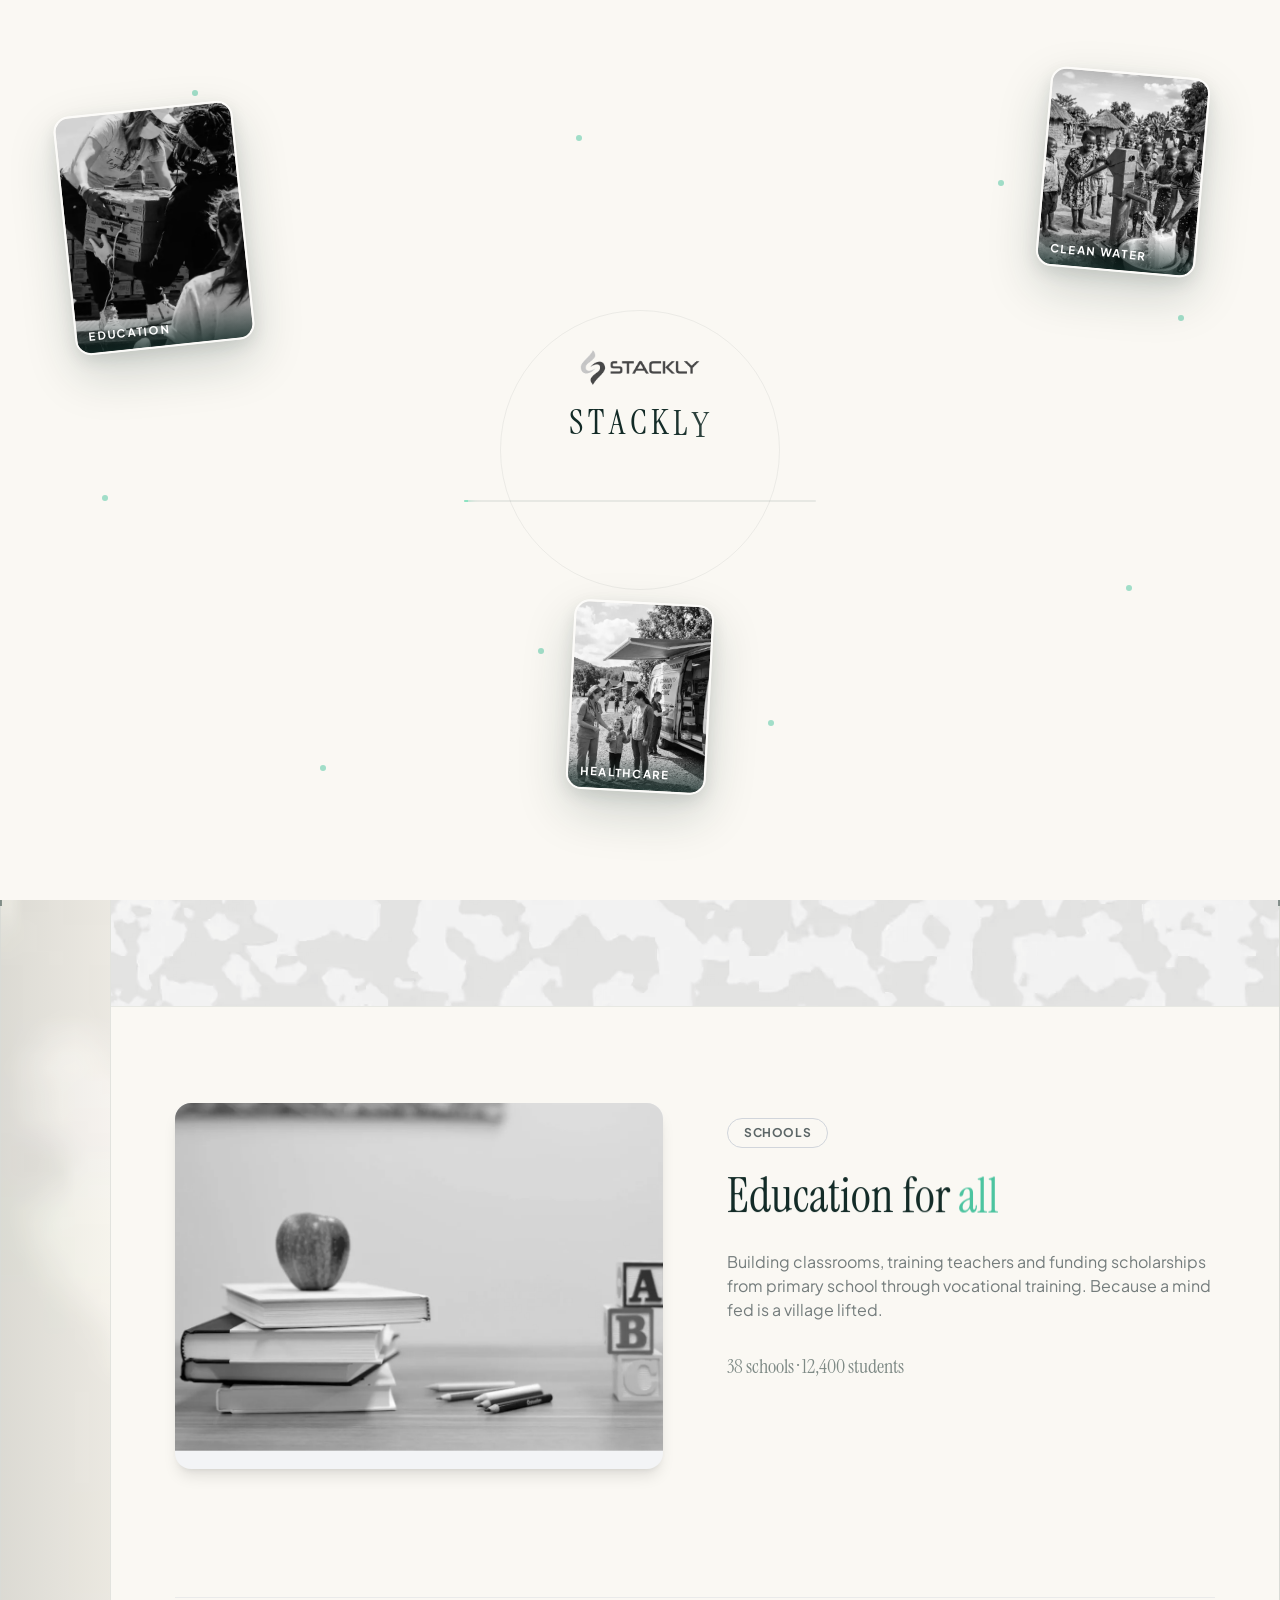
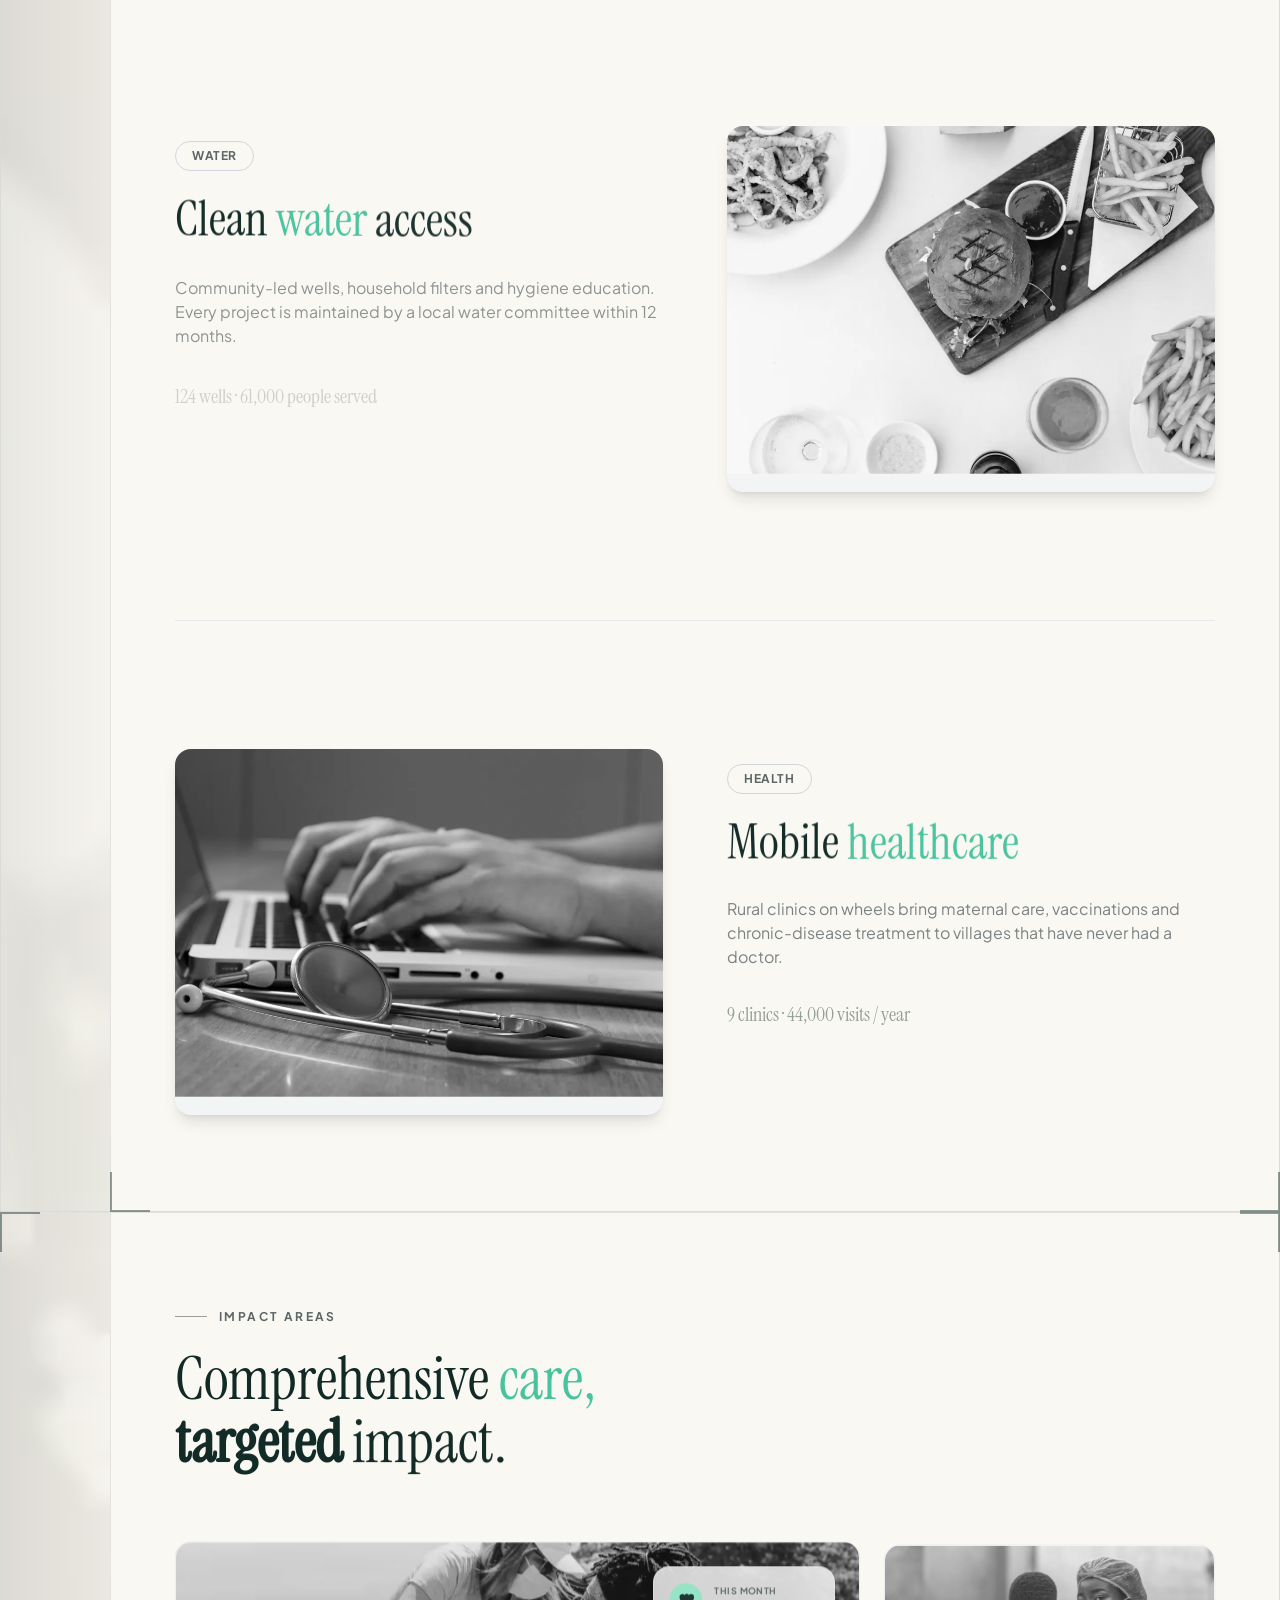
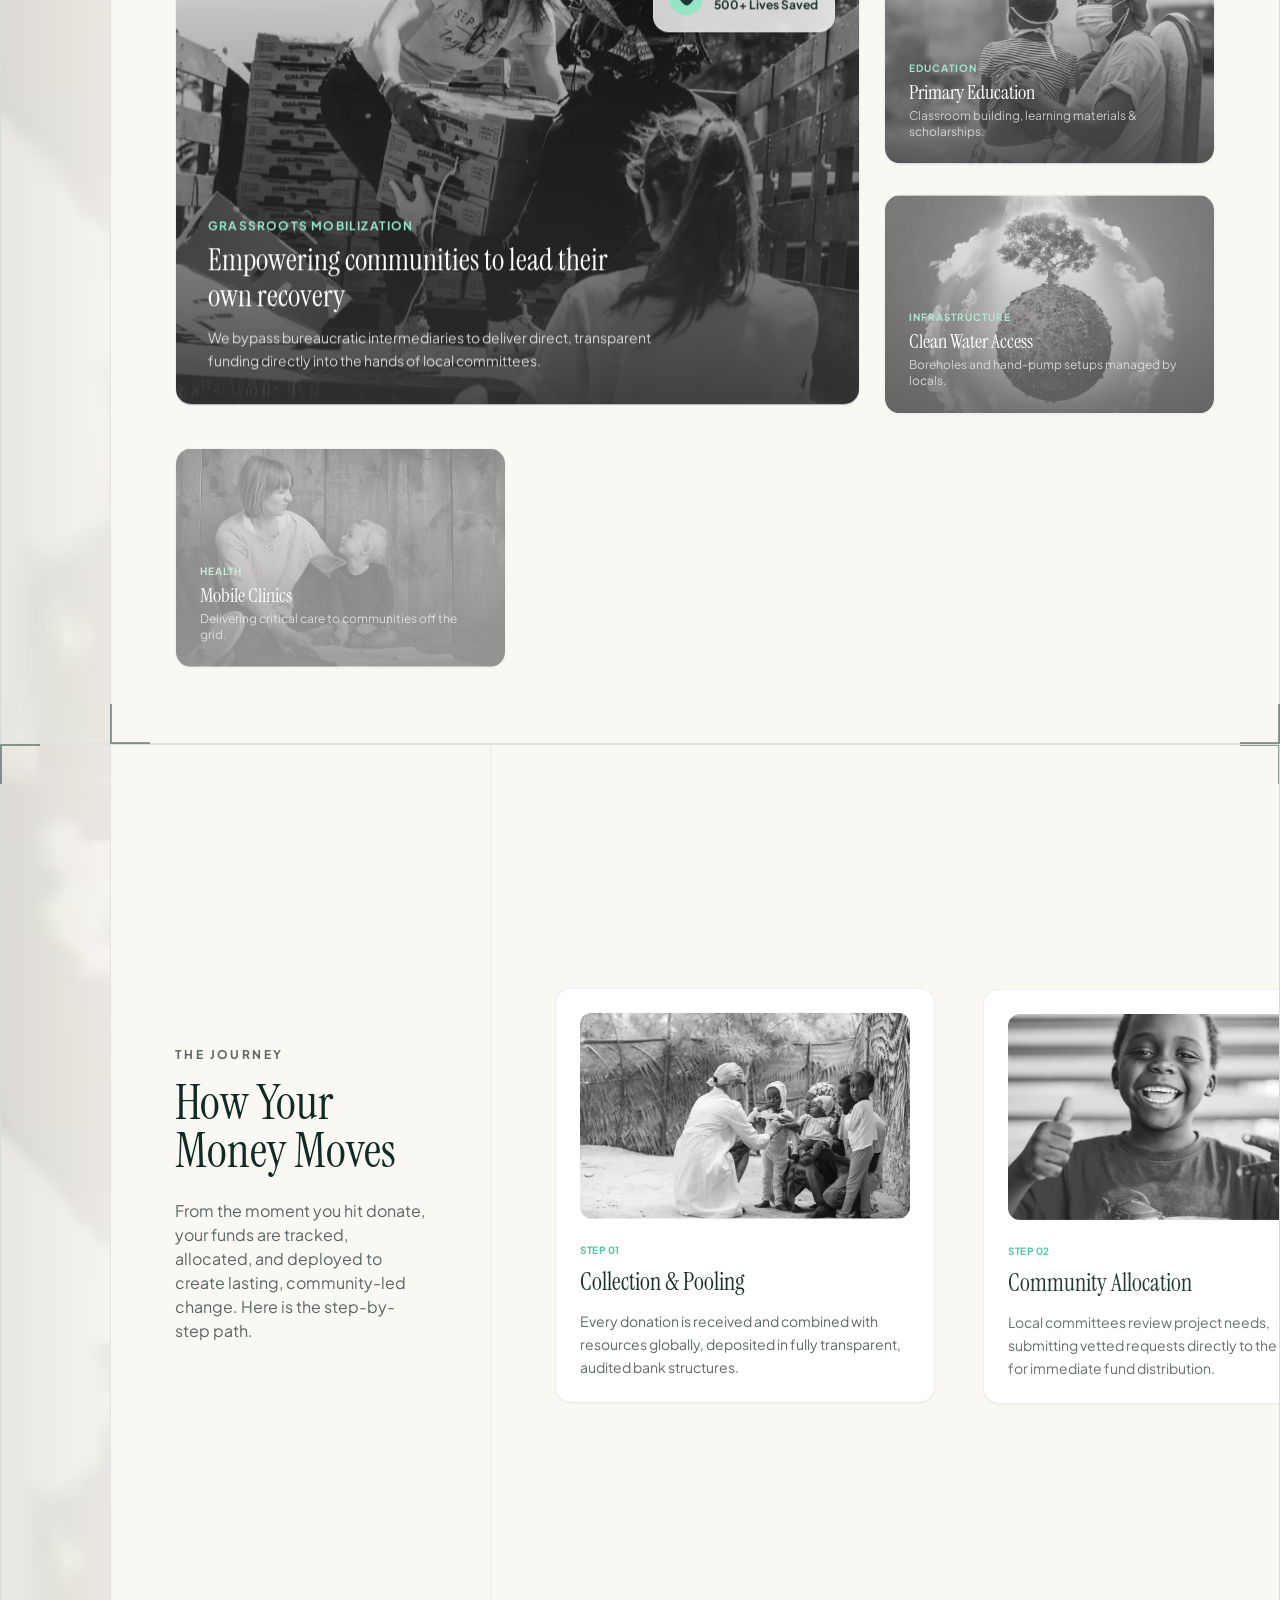
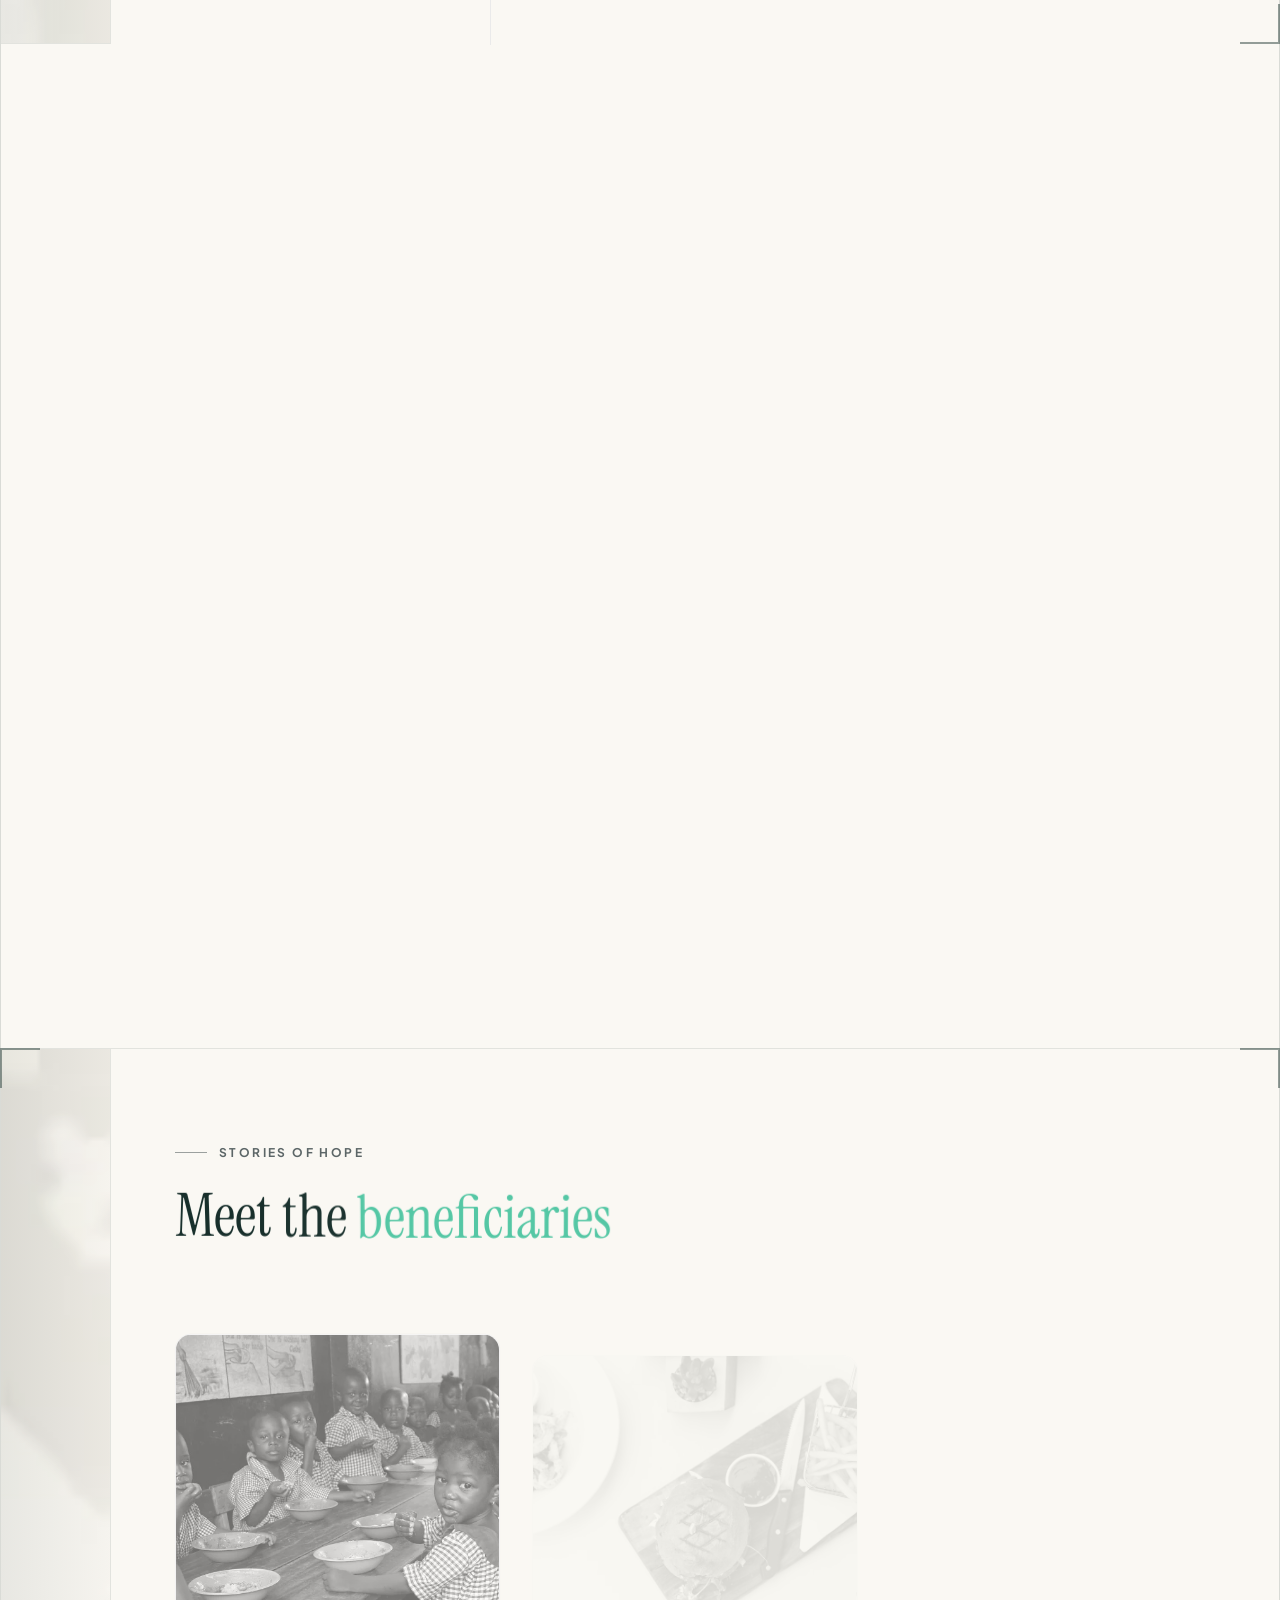
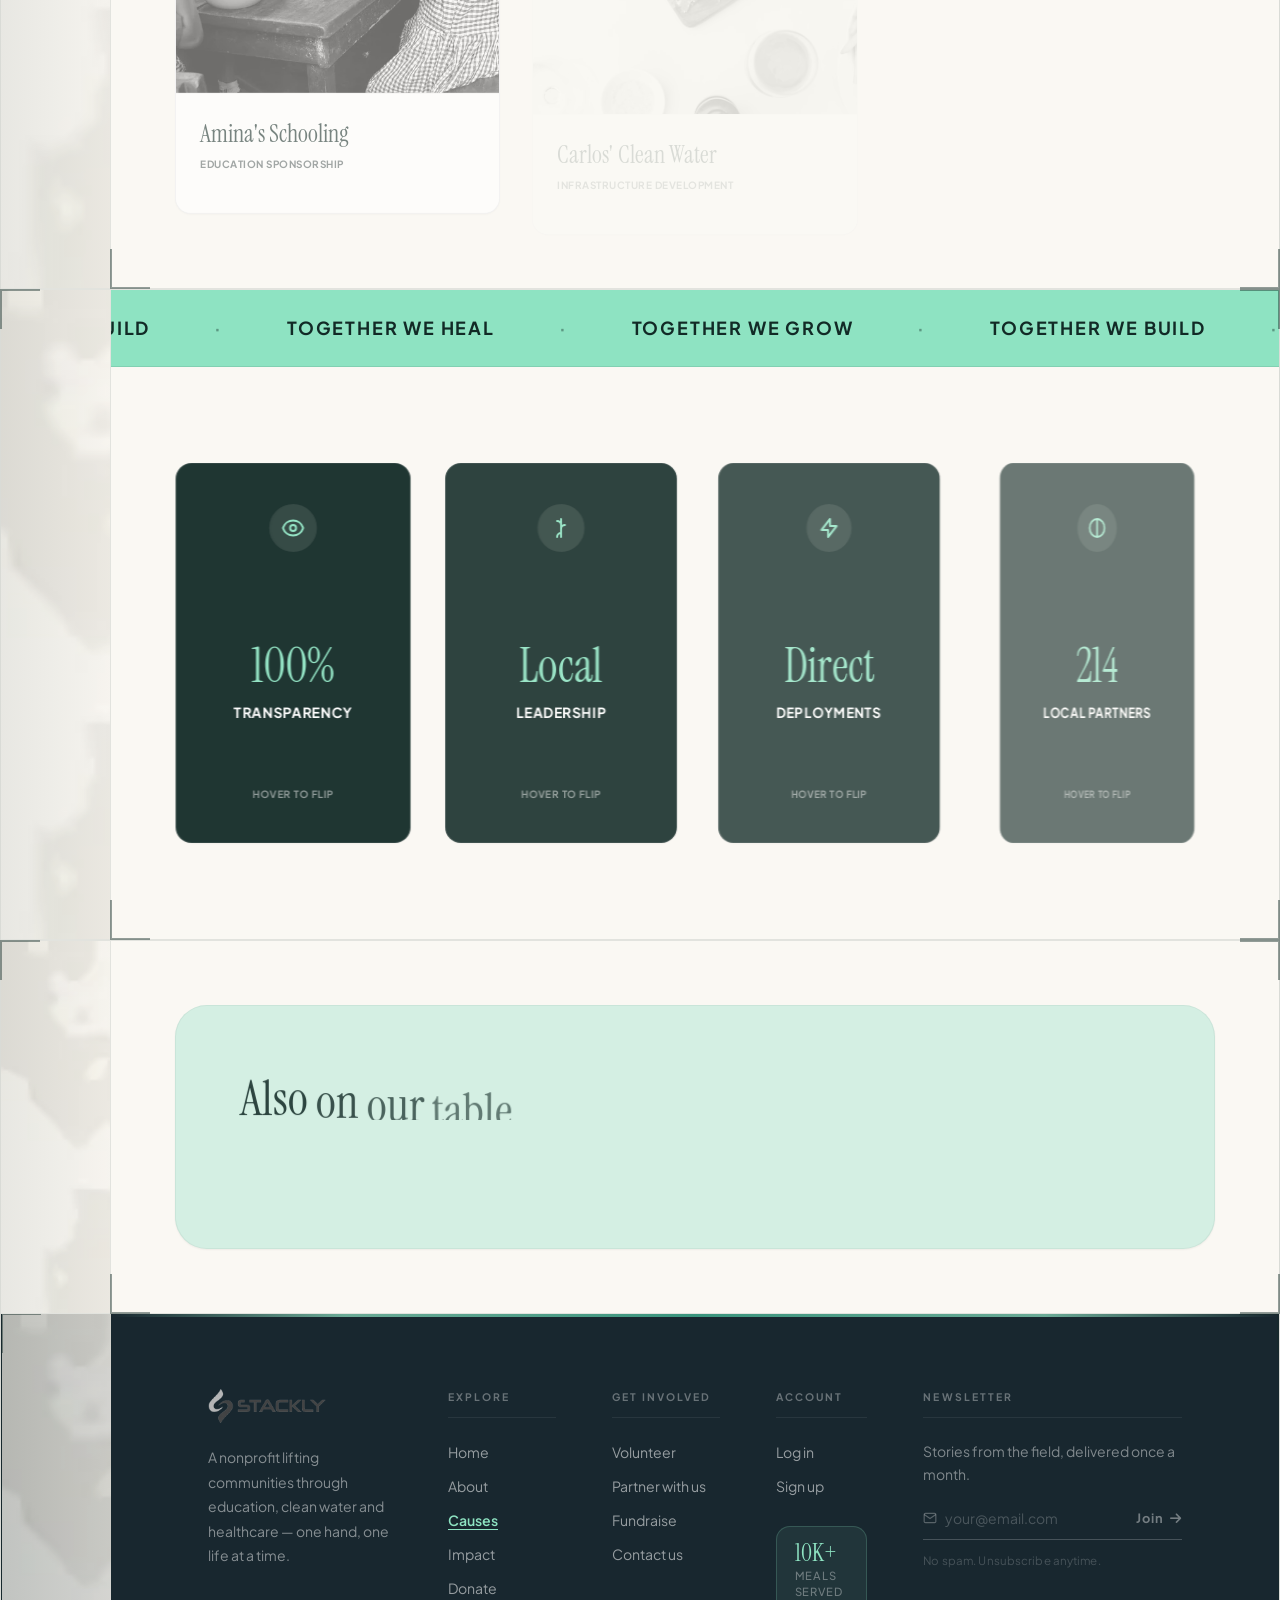
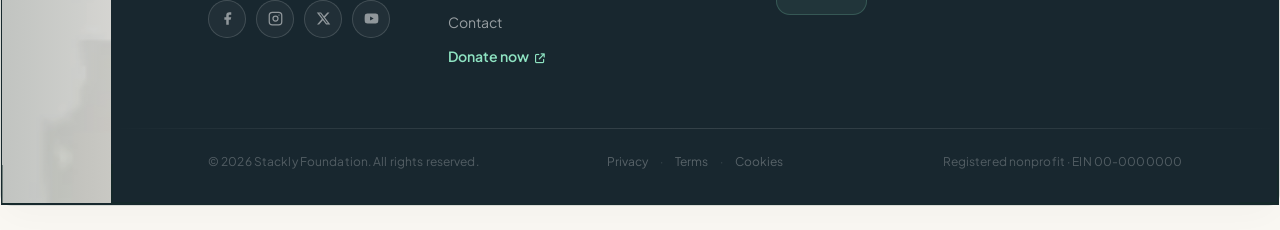
<file: causes.html>
<!DOCTYPE html>
<html lang="en">
<head>
  <meta charset="UTF-8">
  <meta name="viewport" content="width=device-width, initial-scale=1.0">
  <title>STACKLY — Our Causes</title>
  <!-- SEO Meta Tags -->
  <meta name="description" content="Stackly is a global nonprofit standing beside communities on the front line of poverty — funding schools, wells and clinics that families run themselves.">
  <meta name="keywords" content="nonprofit, charity, global poverty, donate, schools, clean water, mobile clinics, causes">
  
  <!-- Tailwind CSS CDN -->
  <script src="libs/tailwind.min.js"></script>
  <script>
    tailwind.config = {
      theme: {
        extend: {
          colors: {
            'cream-bg': '#FAF8F3',
            'primary-dark': '#122A26',
            'primary-dark-hover': '#1b3d37',
            'mint-green': '#8EE3C2',
            'mint-green-dark': '#48C39E',
            'text-muted': '#5C6667',
          },
          fontFamily: {
            serif: ['Instrument Serif', 'serif'],
            sans: ['Plus Jakarta Sans', 'sans-serif'],
          }
        }
      }
    }
  </script>

  <!-- Global Stylesheet -->
  <link rel="stylesheet" href="https://cdnjs.cloudflare.com/ajax/libs/font-awesome/6.4.0/css/all.min.css">
  <link rel="stylesheet" href="css/style.css?v=1.3.2">
  
  <!-- Inline overrides for Page Frame and 3D Reveal -->
  <style>
    body {
      background-color: #FAF8F3;
      color: #122A26;
      font-family: 'Plus Jakarta Sans', sans-serif;
      overflow-x: hidden;
      margin: 0;
      padding: 0;
    }
    
    /* 3D Word wrapper reveal */
    .word-wrap {
      display: inline-block;
      overflow: hidden;
      vertical-align: bottom;
      padding-bottom: 0.05em;
      margin-left: -6px;
      margin-right: -6px;
    }
    
    .word-inner {
      display: inline-block;
      transform-origin: 50% 100%;
    }

    /* Signature Master Framed Container */
    .master-frame {
      border: 1px solid rgba(18, 42, 38, 0.14);
      max-width: 1440px;
      margin: 24px auto;
      background-color: #FAF8F3;
      position: relative;
      box-sizing: border-box;
      border-radius: 12px;
      box-shadow: 0 10px 40px rgba(18, 42, 38, 0.03);
    }

    @media (max-width: 768px) {
      .master-frame {
        margin: 12px;
        border-radius: 8px;
      }
    }

    /* Grayscale to color card hover & touch transitions */
    .cause-image-container img,
    #causes-card-main img,
    .stackly-img img,
    .stackly-img {
      filter: grayscale(100%) !important;
      transition: filter 0.5s ease-in-out, transform 0.5s ease-in-out !important;
    }
    
    /* Bulletproof hover & touch color reveal on all images */
    .cause-image-container img:hover,
    .cause-image-container:hover img,
    .cause-image-container.touched img,
    #causes-first-img:hover,
    #causes-second-img:hover,
    #causes-third-img:hover,
    #causes-card-main img:hover,
    #causes-card-main:hover img,
    #causes-card-main.touched img,
    .stackly-img img:hover,
    .stackly-img:hover img,
    .stackly-img.touched img,
    .stackly-img:hover,
    .stackly-img.touched {
      filter: grayscale(0%) !important;
    }
    .cause-image-container.touched > div {
      transform: scale(1.05) !important;
    }
    #causes-card-main.touched img {
      transform: scale(1.05) !important;
    }

    /* Bento Spotlight styles */
    .spotlight-card {
      position: relative;
      overflow: hidden;
    }
    .spotlight-overlay {
      position: absolute;
      inset: 0;
      opacity: 0;
      transition: opacity 0.4s ease;
      pointer-events: none;
      z-index: 10;
      background: radial-gradient(circle at var(--mouse-x, 0px) var(--mouse-y, 0px), rgba(142, 227, 194, 0.15) 0%, transparent 60%);
    }

    /* Beneficiary Expandable Cards */
    .beneficiary-card {
      position: relative;
      overflow: hidden;
      height: 480px;
    }
    .beneficiary-img-wrap {
      position: absolute;
      top: 0;
      left: 0;
      width: 100%;
      height: 360px;
      transition: height 0.5s cubic-bezier(0.25, 1, 0.5, 1);
      overflow: hidden;
    }
    .beneficiary-card:hover .beneficiary-img-wrap,
    .beneficiary-card.touched .beneficiary-img-wrap {
      height: 200px;
    }
    .beneficiary-content {
      position: absolute;
      bottom: 0;
      left: 0;
      width: 100%;
      height: 120px;
      background: #ffffff;
      border-top: 1px solid rgba(18, 42, 38, 0.05);
      padding: 1.5rem;
      transition: height 0.5s cubic-bezier(0.25, 1, 0.5, 1);
      display: flex;
      flex-direction: column;
      justify-content: flex-start;
      z-index: 20;
      overflow: hidden;
    }
    .beneficiary-card:hover .beneficiary-content,
    .beneficiary-card.touched .beneficiary-content {
      height: 280px;
    }
    .beneficiary-story {
      opacity: 0;
      transform: translateY(15px);
      transition: opacity 0.4s ease 0.1s, transform 0.4s ease 0.1s;
    }
    .beneficiary-card:hover .beneficiary-story,
    .beneficiary-card.touched .beneficiary-story {
      opacity: 1;
      transform: translateY(0);
    }

    /* Flip Cards */
    .flip-card {
      perspective: 1000px;
      height: 380px;
    }
    .flip-card-inner {
      position: relative;
      width: 100%;
      height: 100%;
      transition: transform 0.8s cubic-bezier(0.25, 1, 0.5, 1);
      transform-style: preserve-3d;
    }
    .flip-card:hover .flip-card-inner,
    .flip-card.flipped .flip-card-inner {
      transform: rotateY(180deg);
    }
    .flip-card-front, .flip-card-back {
      position: absolute;
      width: 100%;
      height: 100%;
      -webkit-backface-visibility: hidden;
      backface-visibility: hidden;
      border-radius: 1rem;
      padding: 2.5rem 2rem;
      display: flex;
      flex-direction: column;
      justify-content: space-between;
      align-items: center;
    }
    .flip-card-front {
      background-color: #122A26;
      color: #FAF8F3;
    }
    .flip-card-back {
      background-color: #FAF8F3;
      color: #122A26;
      border: 1px solid rgba(18, 42, 38, 0.14);
      transform: rotateY(180deg);
    }
  </style>
</head>
<body>

  <!-- Premium Cinematic Preloader -->
  <div id="preloader" aria-label="Loading STACKLY" aria-live="polite">

    <!-- 3-Panel curtains for cinematic wipe exit -->
    <div class="preloader-curtain curtain-left"></div>
    <div class="preloader-curtain curtain-center"></div>
    <div class="preloader-curtain curtain-right"></div>

    <!-- Animated background particle dots -->
    <div class="preloader-particles" aria-hidden="true">
      <span class="pl-dot"></span><span class="pl-dot"></span><span class="pl-dot"></span>
      <span class="pl-dot"></span><span class="pl-dot"></span><span class="pl-dot"></span>
      <span class="pl-dot"></span><span class="pl-dot"></span><span class="pl-dot"></span>
    </div>

    <!-- Floating NGO image collage -->
    <div class="preloader-collage" aria-hidden="true">
      <div class="pl-img-card pl-img-1">
        <img src="assets/home/f7d62a2697b9a7eb753412e50b2d50a08d241d41.webp" alt="" loading="eager">
        <div class="pl-img-label">Education</div>
      </div>
      <div class="pl-img-card pl-img-2">
        <img src="assets/home/water.webp" alt="" loading="eager">
        <div class="pl-img-label">Clean Water</div>
      </div>
      <div class="pl-img-card pl-img-3">
        <img src="assets/home/clinic.webp" alt="" loading="eager">
        <div class="pl-img-label">Healthcare</div>
      </div>
      <div class="pl-ring"></div>
    </div>

    <!-- Central Brand + Progress content -->
    <div class="preloader-content">
      <div class="preloader-logo-wrapper">
        <img src="assets/logo.webp" alt="STACKLY" class="preloader-logo-img">
      </div>
      <div class="preloader-brand-name" aria-hidden="true">
        <span class="pl-letter">S</span><span class="pl-letter">T</span><span class="pl-letter">A</span><span class="pl-letter">C</span><span class="pl-letter">K</span><span class="pl-letter">L</span><span class="pl-letter">Y</span>
      </div>
      <div class="preloader-tagline">
        <span class="pl-tagline-text">Small hands. Big hope.</span>
      </div>
      <div class="preloader-progress-container">
        <div class="preloader-progress-fill">
          <span class="pl-progress-glow"></span>
        </div>
      </div>
      <div class="preloader-status-wrapper">
        <div class="preloader-status-text">Sowing seeds of hope...</div>
        <div class="preloader-counter">00<span class="pl-percent">%</span></div>
      </div>
    </div>

  </div>

  <!-- Signature Master Framed Container -->

  <div class="master-frame min-h-screen flex flex-col justify-between">

    <!-- Header Section -->
    <header class="site-header">
      <div class="header-container">
        <!-- Logo -->
        <a href="index.html" class="logo-wrapper" id="header-logo-link">
          <img src="assets/logo.webp" alt="STACKLY logo">
        </a>
        
        <!-- Navigation Menu -->
        <nav class="nav-menu-wrapper" aria-label="Main Navigation">
          <ul class="nav-menu">
            <!-- Spotlight background element -->
            <div class="nav-spotlight"></div>
            <li class="nav-item"><a href="index.html" class="nav-link" id="nav-home">Home</a></li>
            <li class="nav-item"><a href="about.html" class="nav-link" id="nav-about">About</a></li>
            <li class="nav-item"><a href="causes.html" class="nav-link active" id="nav-causes">Causes</a></li>
            <li class="nav-item"><a href="impact.html" class="nav-link" id="nav-impact">Impact</a></li>
            <li class="nav-item"><a href="donate.html" class="nav-link" id="nav-donate">Donate</a></li>
            <li class="nav-item"><a href="contact.html" class="nav-link" id="nav-contact">Contact</a></li>
          </ul>
          <!-- Mobile actions inside the drawer -->
          <div class="mobile-actions">
            <a href="login.html" class="login-btn" id="btn-login-mobile">Log in</a>
            <a href="404.html" class="donate-btn-header" id="btn-donate-header-mobile">Donate now</a>
          </div>
        </nav>

        <!-- Hamburger Menu Button -->
        <button class="mobile-nav-toggle" id="mobile-nav-toggle" aria-label="Toggle navigation" aria-expanded="false">
          <span class="hamburger-bar"></span>
          <span class="hamburger-bar"></span>
          <span class="hamburger-bar"></span>
        </button>
        
        <!-- Actions -->
        <div class="header-actions">
          <a href="login.html" class="login-btn" id="btn-login">Log in</a>
          <a href="404.html" class="donate-btn-header" id="btn-donate-header">Donate now</a>
        </div>
      </div>
    </header>

    <!-- Main Content Area -->
    <main class="flex-grow">
      
      <!-- HERO SECTION (Premium 2-Column Layout) -->
      <section class="w-full pt-32 px-8 md:px-16 pb-24 max-w-[1280px] mx-auto grid grid-cols-1 lg:grid-cols-2 gap-16 items-center" aria-label="Our Causes Intro">
        
        <!-- Left Column: Content -->
        <div class="flex flex-col items-start text-left" id="causes-hero-content">
          <!-- Tag / Overline -->
          <div class="flex items-center gap-3 mb-6 text-xs font-bold tracking-[0.2em] text-[#5C6667] uppercase opacity-0" id="causes-hero-overline" style="transform: translateY(20px);">
            <span class="w-8 h-[1.5px] bg-[#5C6667]/60"></span>
            <span>OUR CAUSES</span>
          </div>
          
          <!-- Main Heading (H1) -->
          <h1 class="font-serif text-5xl md:text-6xl lg:text-7xl font-normal leading-[1.1] text-[#122A26] mb-8 perspective-1000 select-none text-left" id="causes-hero-title">
            <span class="word-wrap"><span class="word-inner">Small</span></span>
            <span class="word-wrap"><span class="word-inner">acts,</span></span>
            <span class="word-wrap"><span class="word-inner text-[#48C39E] italic font-semibold">stacked</span></span>
            <span class="word-wrap"><span class="word-inner">over</span></span>
            <span class="word-wrap"><span class="word-inner">time.</span></span>
          </h1>
          
          <!-- Description Block -->
          <p class="text-base md:text-lg text-[#5C6667] leading-relaxed max-w-xl font-sans text-left mb-10 opacity-0" id="causes-hero-desc" style="transform: translateY(20px);">
            Each program is designed with — not for — the community it serves. Here's a look at where your support goes.
          </p>

          <!-- Quick Stats Bento Grid specific to Causes page -->
          <div class="grid grid-cols-3 gap-6 w-full border-t border-gray-300/40 pt-8 opacity-0" id="causes-hero-stats-row" style="transform: translateY(20px);">
            <div class="flex flex-col">
              <span class="font-serif text-4xl text-[#122A26] leading-none mb-2">37</span>
              <span class="text-[10px] font-bold tracking-wider text-[#5C6667] uppercase">Countries</span>
            </div>
            <div class="flex flex-col">
              <span class="font-serif text-4xl text-[#122A26] leading-none mb-2">12k+</span>
              <span class="text-[10px] font-bold tracking-wider text-[#5C6667] uppercase">Students</span>
            </div>
            <div class="flex flex-col">
              <span class="font-serif text-4xl text-[#122A26] leading-none mb-2">100%</span>
              <span class="text-[10px] font-bold tracking-wider text-[#5C6667] uppercase">Transparent</span>
            </div>
          </div>
        </div>

        <!-- Right Column: Layered, Floating, Tilting Image Stack -->
        <div class="causes-hero-media relative w-full h-[520px] flex items-center justify-center perspective-1000 select-none" id="causes-hero-visuals">
          <!-- Backdrop blurred background circle -->
          <div class="absolute w-[280px] h-[280px] bg-[#8EE3C2]/15 rounded-full blur-3xl top-1/2 left-1/2 -translate-x-1/2 -translate-y-1/2 pointer-events-none" id="causes-hero-backdrop"></div>

          <!-- Card 1: Main Tall Portrait Card -->
          <div class="w-[280px] h-[380px] rounded-3xl overflow-hidden shadow-2xl relative bg-gray-100 z-10 border border-gray-300/20 opacity-0" id="causes-card-main" style="transform: scale(0.9) rotateY(10deg);">
            <img src="assets/about/7.webp" alt="Main Causes Visual" class="w-full h-full object-cover grayscale transition-all duration-700 ease-in-out hover:grayscale-0 hover:scale-105">
          </div>

          <!-- Card 2: Secondary Overlapping Card (Top Left) -->
          <div class="absolute top-[20px] left-[10px] md:left-[40px] w-[140px] h-[190px] rounded-2xl overflow-hidden shadow-xl bg-gray-200 z-20 border border-gray-300/30 opacity-0" id="causes-card-secondary" style="transform: rotate(-8deg) translateZ(20px);">
            <img src="assets/about/5.webp" alt="Overlay Visual Left" class="w-full h-full object-cover">
          </div>

          <!-- Card 3: Tertiary Overlapping Card (Bottom Right) -->
          <div class="absolute bottom-[20px] right-[10px] md:right-[40px] w-[165px] h-[130px] rounded-2xl overflow-hidden shadow-xl bg-gray-200 z-20 border border-gray-300/30 opacity-0" id="causes-card-tertiary" style="transform: rotate(6deg) translateZ(30px);">
            <img src="assets/about/6.webp" alt="Overlay Visual Right" class="w-full h-full object-cover">
          </div>

          <!-- Card 4: Floating Glassmorphism Badge (Top Right) -->
          <div class="absolute top-[40px] right-[20px] md:right-[60px] z-30 bg-white/80 backdrop-blur-md rounded-2xl p-4 shadow-lg border border-white/20 flex items-center gap-3 opacity-0" id="causes-card-glass" style="transform: translateZ(40px);">
            <div class="w-8 h-8 rounded-full bg-[#8EE3C2] flex items-center justify-center text-[#122A26]">
              <svg viewBox="0 0 24 24" fill="currentColor" class="w-4 h-4"><path d="M11.645 20.91l-.007-.003-.022-.012a15.247 15.247 0 01-.383-.218 25.18 25.18 0 01-4.244-3.17C4.688 15.36 2.25 12.284 2.25 8.5c0-2.43 1.97-4.4 4.4-4.4 1.29 0 2.456.556 3.275 1.44a4.4 4.4 0 016.45 0C17.294 4.656 18.46 4.1 19.75 4.1c2.43 0 4.4 1.97 4.4 4.4 0 3.784-2.438 6.86-4.743 9.02a25.18 25.18 0 01-4.244 3.17 15.247 15.247 0 01-.383.219l-.022.012-.007.004-.003.001a.752.752 0 01-.704 0l-.003-.001z"/></svg>
            </div>
            <div class="flex flex-col">
              <span class="text-[9px] font-bold text-[#5C6667] uppercase tracking-wider">Join Us</span>
              <span class="text-xs font-bold text-[#122A26]">Make an Impact</span>
            </div>
          </div>

        </div>
      </section>

      <!-- CAUSES GRID & SPLIT LAYOUT -->
      <div class="section-frame-wrapper">
        <!-- Left Side Camouflage Pattern Strip -->
        <div class="section-side-strip" aria-hidden="true">
          <img src="assets/home/banner.webp" alt="">
        </div>
        
        <!-- Content Area -->
        <div class="section-frame-content flex flex-col">
          
          <!-- Top Horizontal Decorative Banner -->
          <div class="about-top-banner">
            <img src="assets/home/banner.webp" alt="STACKLY decorative pattern banner">
          </div>
          
          <div class="py-24 px-8 md:px-16 max-w-[1280px] mx-auto w-full">
            
            <!-- First Cause Split Layout (approx. 50/50 split) -->
            <div class="grid grid-cols-1 md:grid-cols-2 gap-16 items-center animate-trigger" id="causes-split-first">
              
              <!-- Left Column: Image -->
              <div class="w-full aspect-[4/3] rounded-2xl overflow-hidden shadow-lg relative bg-gray-100 cause-image-container group">
                <div class="w-full h-full overflow-hidden transition-transform duration-500 ease-in-out group-hover:scale-105 relative">
                  <img src="assets/causes/027f509352f726e457482bb85d8c05874df5ec55.webp" alt="Education for all - Stackly Causes" class="w-full h-full object-cover object-center absolute inset-0 scale-110" id="causes-first-img">
                </div>
              </div>

              <!-- Right Column: Content & CTA -->
              <div class="flex flex-col justify-center text-left" id="causes-first-content">
                <!-- Tag Badges -->
                <div class="flex flex-wrap gap-2 mb-6 opacity-0" id="causes-first-tag">
                  <span class="px-4 py-1.5 text-xs border border-gray-300 rounded-full text-[#5C6667] font-sans font-bold tracking-wider uppercase">SCHOOLS</span>
                </div>

                <!-- Heading (Serif H2) -->
                <h2 class="font-serif text-4xl md:text-5xl font-normal leading-[1.15] text-[#122A26] mb-6 select-none text-left perspective-1000" id="causes-first-title">
                  <span class="word-wrap"><span class="word-inner">Education</span></span>
                  <span class="word-wrap"><span class="word-inner">for</span></span>
                  <span class="word-wrap"><span class="word-inner text-[#48C39E] italic">all</span></span>
                </h2>

                <!-- Description Paragraph -->
                <p class="text-sm md:text-base text-[#5C6667] leading-relaxed font-sans mb-6 opacity-0" id="causes-first-desc">
                  Building classrooms, training teachers and funding scholarships from primary school through vocational training. Because a mind fed is a village lifted.
                </p>

                <!-- Stats text -->
                <div class="font-serif text-lg md:text-xl text-[#122A26] mb-8 opacity-0" id="causes-first-stats">
                  38 schools · 12,400 students
                </div>

                <!-- Buttons Stack (Side-by-side) -->
                <div class="flex flex-wrap gap-4 opacity-0" id="causes-first-buttons">
                  <a href="404.html" class="inline-block px-8 py-3.5 bg-[#122A26] text-[#FAF8F3] font-sans font-bold text-sm tracking-wider uppercase rounded-full hover:bg-[#8EE3C2] hover:text-[#122A26] transition-all duration-300">
                    
Fund this cause
                  </a>
                  <a href="404.html" class="inline-block px-8 py-3.5 border border-[#122A26]/30 text-[#122A26] font-sans font-bold text-sm tracking-wider uppercase rounded-full hover:bg-[#122A26] hover:text-[#FAF8F3] transition-all duration-300">
                    Volunteer
                  </a>
                </div>
              </div>

            </div><!-- /First Cause Split Layout -->

            <!-- Second Cause Split Layout (Water - Alternating order: Content left, Image right) -->
            <div class="grid grid-cols-1 md:grid-cols-2 gap-16 items-center animate-trigger mt-32 pt-32 border-t border-gray-300/40" id="causes-split-second">
              
              <!-- Left Column: Content & CTA (order-2 on mobile, order-1 on desktop) -->
              <div class="flex flex-col justify-center text-left order-2 md:order-1" id="causes-second-content">
                <!-- Tag Badges -->
                <div class="flex flex-wrap gap-2 mb-6 opacity-0" id="causes-second-tag">
                  <span class="px-4 py-1.5 text-xs border border-gray-300 rounded-full text-[#5C6667] font-sans font-bold tracking-wider uppercase">WATER</span>
                </div>

                <!-- Heading (Serif H2) -->
                <h2 class="font-serif text-4xl md:text-5xl font-normal leading-[1.15] text-[#122A26] mb-6 select-none text-left perspective-1000" id="causes-second-title">
                  <span class="word-wrap"><span class="word-inner">Clean</span></span>
                  <span class="word-wrap"><span class="word-inner text-[#48C39E] italic">water</span></span>
                  <span class="word-wrap"><span class="word-inner">access</span></span>
                </h2>

                <!-- Description Paragraph -->
                <p class="text-sm md:text-base text-[#5C6667] leading-relaxed font-sans mb-6 opacity-0" id="causes-second-desc">
                  Community-led wells, household filters and hygiene education. Every project is maintained by a local water committee within 12 months.
                </p>

                <!-- Stats text -->
                <div class="font-serif text-lg md:text-xl text-[#122A26] mb-8 opacity-0" id="causes-second-stats">
                  124 wells · 61,000 people served
                </div>

                <!-- Buttons Stack (Side-by-side) -->
                <div class="flex flex-wrap gap-4 opacity-0" id="causes-second-buttons">
                  <a href="404.html" class="inline-block px-8 py-3.5 bg-[#122A26] text-[#FAF8F3] font-sans font-bold text-sm tracking-wider uppercase rounded-full hover:bg-[#8EE3C2] hover:text-[#122A26] transition-all duration-300">
                    
Fund this cause
                  </a>
                  <a href="404.html" class="inline-block px-8 py-3.5 border border-[#122A26]/30 text-[#122A26] font-sans font-bold text-sm tracking-wider uppercase rounded-full hover:bg-[#122A26] hover:text-[#FAF8F3] transition-all duration-300">
                    Volunteer
                  </a>
                </div>
              </div>

              <!-- Right Column: Image (order-1 on mobile, order-2 on desktop) -->
              <div class="w-full aspect-[4/3] rounded-2xl overflow-hidden shadow-lg relative bg-gray-100 cause-image-container group order-1 md:order-2">
                <div class="w-full h-full overflow-hidden transition-transform duration-500 ease-in-out group-hover:scale-105 relative">
                  <img src="assets/causes/fcd9935a83ae154a8a5c44f431713e845bde007b.webp" alt="Clean water access - Stackly Causes" class="w-full h-full object-cover object-center absolute inset-0 scale-110" id="causes-second-img">
                </div>
              </div>

            </div><!-- /Second Cause Split Layout -->

            <!-- Third Cause Split Layout (Healthcare - Standard order: Image left, Content right) -->
            <div class="grid grid-cols-1 md:grid-cols-2 gap-16 items-center animate-trigger mt-32 pt-32 border-t border-gray-300/40" id="causes-split-third">
              
              <!-- Left Column: Image (order-1 on mobile, order-1 on desktop) -->
              <div class="w-full aspect-[4/3] rounded-2xl overflow-hidden shadow-lg relative bg-gray-100 cause-image-container group order-1 md:order-1">
                <div class="w-full h-full overflow-hidden transition-transform duration-500 ease-in-out group-hover:scale-105 relative">
                  <img src="assets/causes/7e6fb4e611979bda6582c2bde6df831caacf73f3.webp" alt="Mobile healthcare - Stackly Causes" class="w-full h-full object-cover object-center absolute inset-0 scale-110" id="causes-third-img">
                </div>
              </div>

              <!-- Right Column: Content & CTA (order-2 on mobile, order-2 on desktop) -->
              <div class="flex flex-col justify-center text-left order-2 md:order-2" id="causes-third-content">
                <!-- Tag Badges -->
                <div class="flex flex-wrap gap-2 mb-6 opacity-0" id="causes-third-tag">
                  <span class="px-4 py-1.5 text-xs border border-gray-300 rounded-full text-[#5C6667] font-sans font-bold tracking-wider uppercase">HEALTH</span>
                </div>

                <!-- Heading (Serif H2) -->
                <h2 class="font-serif text-4xl md:text-5xl font-normal leading-[1.15] text-[#122A26] mb-6 select-none text-left perspective-1000" id="causes-third-title">
                  <span class="word-wrap"><span class="word-inner">Mobile</span></span>
                  <span class="word-wrap"><span class="word-inner text-[#48C39E] italic">healthcare</span></span>
                </h2>

                <!-- Description Paragraph -->
                <p class="text-sm md:text-base text-[#5C6667] leading-relaxed font-sans mb-6 opacity-0" id="causes-third-desc">
                  Rural clinics on wheels bring maternal care, vaccinations and chronic-disease treatment to villages that have never had a doctor.
                </p>

                <!-- Stats text -->
                <div class="font-serif text-lg md:text-xl text-[#122A26] mb-8 opacity-0" id="causes-third-stats">
                  9 clinics · 44,000 visits / year
                </div>

                <!-- Buttons Stack (Side-by-side) -->
                <div class="flex flex-wrap gap-4 opacity-0" id="causes-third-buttons">
                  <a href="404.html" class="inline-block px-8 py-3.5 bg-[#122A26] text-[#FAF8F3] font-sans font-bold text-sm tracking-wider uppercase rounded-full hover:bg-[#8EE3C2] hover:text-[#122A26] transition-all duration-300">
                    
Fund this cause
                  </a>
                  <a href="404.html" class="inline-block px-8 py-3.5 border border-[#122A26]/30 text-[#122A26] font-sans font-bold text-sm tracking-wider uppercase rounded-full hover:bg-[#122A26] hover:text-[#FAF8F3] transition-all duration-300">
                    Volunteer
                  </a>
                </div>
              </div>

            </div><!-- /Third Cause Split Layout -->

          </div>
        </div><!-- /section-frame-content -->
      </div><!-- /section-frame-wrapper -->

      <!-- ── SECTION 1: "Our Impact Areas" (Bento Grid + Spotlight + Parallax Badge) ── -->
      <div class="section-frame-wrapper border-t border-[#122A26]/10" id="impact-areas-section">
        <!-- Left Side Strip -->
        <div class="section-side-strip" aria-hidden="true">
          <img src="assets/home/banner.webp" alt="">
        </div>

        <!-- Main Content -->
        <div class="section-frame-content flex flex-col bg-[#FAF8F3]">
          <div class="py-24 px-8 md:px-16 max-w-[1280px] mx-auto w-full">
            
            <!-- Header -->
            <div class="flex flex-col items-start mb-16 max-w-xl text-left">
              <div class="flex items-center gap-3 mb-6 text-xs font-bold tracking-[0.2em] text-[#5C6667] uppercase" id="bento-overline">
                <span class="w-8 h-[1.5px] bg-[#5C6667]/60"></span>
                <span>IMPACT AREAS</span>
              </div>
              <h2 class="font-serif text-4xl md:text-5xl lg:text-6xl font-normal leading-[1.1] text-[#122A26] perspective-1000 select-none text-left" id="bento-title">
                <span class="word-wrap"><span class="word-inner">Comprehensive</span></span>
                <span class="word-wrap"><span class="word-inner text-[#48C39E] italic">care,</span></span>
                <span class="word-wrap"><span class="word-inner font-semibold">targeted</span></span>
                <span class="word-wrap"><span class="word-inner">impact.</span></span>
              </h2>
            </div>

            <!-- Bento Grid -->
            <div class="grid grid-cols-1 md:grid-cols-3 gap-6" id="bento-grid-container">
              
              <!-- Large Card (Spans 2 columns & 2 rows on medium screens and up) -->
              <div class="md:col-span-2 md:row-span-2 relative group overflow-hidden rounded-2xl border border-gray-300/40 bg-white p-8 flex flex-col justify-between min-h-[460px] spotlight-card shadow-sm hover:shadow-md transition-shadow duration-300" id="bento-card-large">
                <div class="spotlight-overlay"></div>
                
                <!-- Background Image -->
                <div class="absolute inset-0 z-0 stackly-img overflow-hidden">
                  <img src="assets/about/f7d62a2697b9a7eb753412e50b2d50a08d241d41.webp" alt="Local grassroots support" class="w-full h-full object-cover scale-100 group-hover:scale-105 transition-all duration-700 ease-in-out">
                  <!-- Dark gradient vignette overlay for text readability -->
                  <div class="absolute inset-0 bg-gradient-to-t from-[#122A26]/85 via-[#122A26]/40 to-transparent"></div>
                </div>

                <!-- Floating Glassmorphism Card (3D tilt parallax target) -->
                <div class="bento-floating-card absolute top-6 right-6 z-20 bg-white/80 backdrop-blur-md rounded-2xl p-4 shadow-lg border border-white/20 flex items-center gap-3 select-none pointer-events-none transition-all duration-300">
                  <div class="w-8 h-8 rounded-full bg-[#8EE3C2] flex items-center justify-center text-[#122A26]">
                    <svg viewBox="0 0 24 24" fill="currentColor" class="w-4 h-4"><path d="M11.645 20.91l-.007-.003-.022-.012a15.247 15.247 0 01-.383-.218 25.18 25.18 0 01-4.244-3.17C4.688 15.36 2.25 12.284 2.25 8.5c0-2.43 1.97-4.4 4.4-4.4 1.29 0 2.456.556 3.275 1.44a4.4 4.4 0 016.45 0C17.294 4.656 18.46 4.1 19.75 4.1c2.43 0 4.4 1.97 4.4 4.4 0 3.784-2.438 6.86-4.743 9.02a25.18 25.18 0 01-4.244 3.17 15.247 15.247 0 01-.383.219l-.022.012-.007.004-.003.001a.752.752 0 01-.704 0l-.003-.001z"/></svg>
                  </div>
                  <div class="flex flex-col">
                    <span class="text-[9px] font-bold text-[#5C6667] uppercase tracking-wider">THIS MONTH</span>
                    <span class="text-xs font-bold text-[#122A26]">500+ Lives Saved</span>
                  </div>
                </div>

                <!-- Text Content at bottom -->
                <div class="relative z-20 mt-auto text-left text-white max-w-md">
                  <span class="text-xs font-bold tracking-widest text-[#8EE3C2] uppercase mb-2 block">Grassroots Mobilization</span>
                  <h3 class="font-serif text-3xl font-normal leading-[1.2] mb-3">Empowering communities to lead their own recovery</h3>
                  <p class="text-sm text-gray-200/90 leading-relaxed font-sans">
                    We bypass bureaucratic intermediaries to deliver direct, transparent funding directly into the hands of local committees.
                  </p>
                </div>
              </div>

              <!-- Card 2: Primary Education -->
              <div class="relative group overflow-hidden rounded-2xl border border-gray-300/40 bg-white p-6 flex flex-col justify-between min-h-[220px] spotlight-card shadow-sm hover:shadow-md transition-shadow duration-300" id="bento-card-2">
                <div class="spotlight-overlay"></div>
                <div class="absolute inset-0 z-0 stackly-img overflow-hidden">
                  <img src="assets/about/1.webp" alt="Primary education" class="w-full h-full object-cover scale-100 group-hover:scale-105 transition-all duration-700 ease-in-out">
                  <div class="absolute inset-0 bg-gradient-to-t from-[#122A26]/85 via-[#122A26]/35 to-transparent"></div>
                </div>
                <div class="relative z-20 mt-auto text-left text-white">
                  <span class="text-[10px] font-bold tracking-widest text-[#8EE3C2] uppercase mb-1 block">Education</span>
                  <h3 class="font-serif text-xl font-normal leading-[1.2] mb-1">Primary Education</h3>
                  <p class="text-xs text-gray-200/80 font-sans">Classroom building, learning materials & scholarships.</p>
                </div>
              </div>

              <!-- Card 3: Clean Water -->
              <div class="relative group overflow-hidden rounded-2xl border border-gray-300/40 bg-white p-6 flex flex-col justify-between min-h-[220px] spotlight-card shadow-sm hover:shadow-md transition-shadow duration-300" id="bento-card-3">
                <div class="spotlight-overlay"></div>
                <div class="absolute inset-0 z-0 stackly-img overflow-hidden">
                  <img src="assets/about/2.webp" alt="Clean water access" class="w-full h-full object-cover scale-100 group-hover:scale-105 transition-all duration-700 ease-in-out">
                  <div class="absolute inset-0 bg-gradient-to-t from-[#122A26]/85 via-[#122A26]/35 to-transparent"></div>
                </div>
                <div class="relative z-20 mt-auto text-left text-white">
                  <span class="text-[10px] font-bold tracking-widest text-[#8EE3C2] uppercase mb-1 block">Infrastructure</span>
                  <h3 class="font-serif text-xl font-normal leading-[1.2] mb-1">Clean Water Access</h3>
                  <p class="text-xs text-gray-200/80 font-sans">Boreholes and hand-pump setups managed by locals.</p>
                </div>
              </div>

              <!-- Card 4: Mobile Clinics -->
              <div class="relative group overflow-hidden rounded-2xl border border-gray-300/40 bg-white p-6 flex flex-col justify-between min-h-[220px] spotlight-card shadow-sm hover:shadow-md transition-shadow duration-300" id="bento-card-4">
                <div class="spotlight-overlay"></div>
                <div class="absolute inset-0 z-0 stackly-img overflow-hidden">
                  <img src="assets/about/3.webp" alt="Healthcare assistance" class="w-full h-full object-cover scale-100 group-hover:scale-105 transition-all duration-700 ease-in-out">
                  <div class="absolute inset-0 bg-gradient-to-t from-[#122A26]/85 via-[#122A26]/35 to-transparent"></div>
                </div>
                <div class="relative z-20 mt-auto text-left text-white">
                  <span class="text-[10px] font-bold tracking-widest text-[#8EE3C2] uppercase mb-1 block">Health</span>
                  <h3 class="font-serif text-xl font-normal leading-[1.2] mb-1">Mobile Clinics</h3>
                  <p class="text-xs text-gray-200/80 font-sans">Delivering critical care to communities off the grid.</p>
                </div>
              </div>

            </div>
          </div>
        </div>
      </div>

      <!-- ── SECTION 2: "The Journey of a Donation" (Sticky Section + Horizontal Scroll) ── -->
      <div class="section-frame-wrapper journey-container border-t border-[#122A26]/10 relative md:h-screen" id="journey-scroll-section">
        <!-- Left Side Strip -->
        <div class="section-side-strip" aria-hidden="true">
          <img src="assets/home/banner.webp" alt="">
        </div>

        <!-- Main Content -->
        <div class="section-frame-content flex flex-col md:flex-row md:h-screen md:sticky md:top-0 overflow-hidden bg-[#FAF8F3]">
          
          <!-- Sticky Sidebar -->
          <div class="journey-sidebar w-full md:w-[380px] shrink-0 p-8 md:p-16 flex flex-col justify-center border-b md:border-b-0 md:border-r border-gray-300/40 bg-[#FAF8F3] z-10 text-left">
            <span class="text-xs font-bold tracking-[0.2em] text-[#5C6667] uppercase mb-4 block">THE JOURNEY</span>
            <h2 class="font-serif text-4xl md:text-5xl font-normal leading-[1.15] text-[#122A26] mb-6">How Your Money Moves</h2>
            <p class="text-sm md:text-base text-[#5C6667] leading-relaxed font-sans">
              From the moment you hit donate, your funds are tracked, allocated, and deployed to create lasting, community-led change. Here is the step-by-step path.
            </p>
          </div>

          <!-- Cards Track Wrapper -->
          <div class="journey-track-wrapper flex-grow overflow-hidden flex items-center p-8 md:p-16">
            <div class="journey-track flex flex-col md:flex-row gap-8 md:gap-12 w-full md:w-auto" id="journey-track-row">
              
              <!-- Step 1 Card -->
              <div class="journey-card w-full md:w-[380px] shrink-0 bg-white rounded-2xl border border-gray-300/40 p-6 flex flex-col shadow-sm text-left">
                <div class="w-full aspect-[16/10] overflow-hidden rounded-xl stackly-img mb-6">
                  <img src="assets/about/4.webp" alt="Collection phase" class="w-full h-full object-cover">
                </div>
                <span class="text-[10px] font-bold text-[#48C39E] uppercase tracking-wider mb-2 block">Step 01</span>
                <h3 class="font-serif text-2xl text-[#122A26] mb-3">Collection & Pooling</h3>
                <p class="text-sm text-[#5C6667] leading-relaxed font-sans">
                  Every donation is received and combined with resources globally, deposited in fully transparent, audited bank structures.
                </p>
              </div>

              <!-- Step 2 Card -->
              <div class="journey-card w-full md:w-[380px] shrink-0 bg-white rounded-2xl border border-gray-300/40 p-6 flex flex-col shadow-sm text-left">
                <div class="w-full aspect-[16/10] overflow-hidden rounded-xl stackly-img mb-6">
                  <img src="assets/about/5.webp" alt="Allocation phase" class="w-full h-full object-cover">
                </div>
                <span class="text-[10px] font-bold text-[#48C39E] uppercase tracking-wider mb-2 block">Step 02</span>
                <h3 class="font-serif text-2xl text-[#122A26] mb-3">Community Allocation</h3>
                <p class="text-sm text-[#5C6667] leading-relaxed font-sans">
                  Local committees review project needs, submitting vetted requests directly to the board for immediate fund distribution.
                </p>
              </div>

              <!-- Step 3 Card -->
              <div class="journey-card w-full md:w-[380px] shrink-0 bg-white rounded-2xl border border-gray-300/40 p-6 flex flex-col shadow-sm text-left">
                <div class="w-full aspect-[16/10] overflow-hidden rounded-xl stackly-img mb-6">
                  <img src="assets/about/6.webp" alt="Action phase" class="w-full h-full object-cover">
                </div>
                <span class="text-[10px] font-bold text-[#48C39E] uppercase tracking-wider mb-2 block">Step 03</span>
                <h3 class="font-serif text-2xl text-[#122A26] mb-3">Local Project Action</h3>
                <p class="text-sm text-[#5C6667] leading-relaxed font-sans">
                  Construction supplies are bought from local businesses and communities carry out the physical setups, building self-reliance.
                </p>
              </div>

              <!-- Step 4 Card -->
              <div class="journey-card w-full md:w-[380px] shrink-0 bg-white rounded-2xl border border-gray-300/40 p-6 flex flex-col shadow-sm text-left">
                <div class="w-full aspect-[16/10] overflow-hidden rounded-xl stackly-img mb-6">
                  <img src="assets/causes/027f509352f726e457482bb85d8c05874df5ec55.webp" alt="Results phase" class="w-full h-full object-cover">
                </div>
                <span class="text-[10px] font-bold text-[#48C39E] uppercase tracking-wider mb-2 block">Step 04</span>
                <h3 class="font-serif text-2xl text-[#122A26] mb-3">Audit & Results</h3>
                <p class="text-sm text-[#5C6667] leading-relaxed font-sans">
                  Third-party audits confirm proper deployment, and final impact metrics are shared back to you in quarterly reports.
                </p>
              </div>

            </div>
          </div>

        </div>
      </div>

      <!-- ── SECTION 3: "Meet the Beneficiaries" (Hover Reveal Expandable Cards) ── -->
      <div class="section-frame-wrapper border-t border-[#122A26]/10" id="beneficiaries-section">
        <!-- Left Side Strip -->
        <div class="section-side-strip" aria-hidden="true">
          <img src="assets/home/banner.webp" alt="">
        </div>

        <!-- Main Content -->
        <div class="section-frame-content flex flex-col bg-[#FAF8F3]">
          <div class="py-24 px-8 md:px-16 max-w-[1280px] mx-auto w-full">
            
            <!-- Header -->
            <div class="flex flex-col items-start mb-16 max-w-xl text-left">
              <div class="flex items-center gap-3 mb-6 text-xs font-bold tracking-[0.2em] text-[#5C6667] uppercase" id="beneficiary-overline">
                <span class="w-8 h-[1.5px] bg-[#5C6667]/60"></span>
                <span>STORIES OF HOPE</span>
              </div>
              <h2 class="font-serif text-4xl md:text-5xl lg:text-6xl font-normal leading-[1.1] text-[#122A26] perspective-1000 select-none text-left" id="beneficiary-title">
                <span class="word-wrap"><span class="word-inner">Meet</span></span>
                <span class="word-wrap"><span class="word-inner">the</span></span>
                <span class="word-wrap"><span class="word-inner text-[#48C39E] italic">beneficiaries</span></span>
              </h2>
            </div>

            <!-- 3-Column Expandable Grid -->
            <div class="grid grid-cols-1 md:grid-cols-3 gap-8">
              
              <!-- Beneficiary 1 -->
              <div class="beneficiary-card group shadow-sm hover:shadow-md transition-shadow duration-300 rounded-2xl bg-white border border-gray-300/40">
                <div class="beneficiary-img-wrap stackly-img">
                  <img src="assets/about/7.webp" alt="Amina's Story" class="w-full h-full object-cover">
                </div>
                <div class="beneficiary-content text-left">
                  <div class="mb-4">
                    <h3 class="font-serif text-2xl text-[#122A26]">Amina's Schooling</h3>
                    <span class="text-[10px] font-bold text-[#5C6667] uppercase tracking-wider">EDUCATION SPONSORSHIP</span>
                  </div>
                  <div class="beneficiary-story flex flex-col justify-between flex-grow">
                    <p class="text-sm text-[#5C6667] leading-relaxed font-sans mb-4">
                      "With the scholarship, I became the first girl in my family to finish secondary school. Now I'm studying to be a teacher."
                    </p>
                    <a href="404.html" class="inline-flex items-center gap-2 text-xs font-bold uppercase tracking-wider text-[#122A26] hover:text-[#48C39E] transition-colors mt-auto">
                      Read Story
                      <svg viewBox="0 0 20 20" fill="currentColor" class="w-4 h-4"><path fill-rule="evenodd" d="M12.293 5.293a1 1 0 011.414 0l4 4a1 1 0 010 1.414l-4 4a1 1 0 01-1.414-1.414L14.586 11H3a1 1 0 110-2h11.586l-2.293-2.293a1 1 0 010-1.414z" clip-rule="evenodd"/></svg>
                    </a>
                  </div>
                </div>
              </div>

              <!-- Beneficiary 2 -->
              <div class="beneficiary-card group shadow-sm hover:shadow-md transition-shadow duration-300 rounded-2xl bg-white border border-gray-300/40">
                <div class="beneficiary-img-wrap stackly-img">
                  <img src="assets/causes/fcd9935a83ae154a8a5c44f431713e845bde007b.webp" alt="Carlos' Story" class="w-full h-full object-cover">
                </div>
                <div class="beneficiary-content text-left">
                  <div class="mb-4">
                    <h3 class="font-serif text-2xl text-[#122A26]">Carlos' Clean Water</h3>
                    <span class="text-[10px] font-bold text-[#5C6667] uppercase tracking-wider">INFRASTRUCTURE DEVELOPMENT</span>
                  </div>
                  <div class="beneficiary-story flex flex-col justify-between flex-grow">
                    <p class="text-sm text-[#5C6667] leading-relaxed font-sans mb-4">
                      "We used to walk four miles every day for water. Now, the clean well is in our village square, and our children are healthy."
                    </p>
                    <a href="404.html" class="inline-flex items-center gap-2 text-xs font-bold uppercase tracking-wider text-[#122A26] hover:text-[#48C39E] transition-colors mt-auto">
                      Read Story
                      <svg viewBox="0 0 20 20" fill="currentColor" class="w-4 h-4"><path fill-rule="evenodd" d="M12.293 5.293a1 1 0 011.414 0l4 4a1 1 0 010 1.414l-4 4a1 1 0 01-1.414-1.414L14.586 11H3a1 1 0 110-2h11.586l-2.293-2.293a1 1 0 010-1.414z" clip-rule="evenodd"/></svg>
                    </a>
                  </div>
                </div>
              </div>

              <!-- Beneficiary 3 -->
              <div class="beneficiary-card group shadow-sm hover:shadow-md transition-shadow duration-300 rounded-2xl bg-white border border-gray-300/40">
                <div class="beneficiary-img-wrap stackly-img">
                  <img src="assets/causes/7e6fb4e611979bda6582c2bde6df831caacf73f3.webp" alt="Dr. Grace's Story" class="w-full h-full object-cover">
                </div>
                <div class="beneficiary-content text-left">
                  <div class="mb-4">
                    <h3 class="font-serif text-2xl text-[#122A26]">Dr. Grace's Clinic</h3>
                    <span class="text-[10px] font-bold text-[#5C6667] uppercase tracking-wider">HEALTHCARE ASSISTANCE</span>
                  </div>
                  <div class="beneficiary-story flex flex-col justify-between flex-grow">
                    <p class="text-sm text-[#5C6667] leading-relaxed font-sans mb-4">
                      "Our mobile clinic on wheels treats up to eighty mothers and infants daily, bringing hope and critical care right to their doorsteps."
                    </p>
                    <a href="404.html" class="inline-flex items-center gap-2 text-xs font-bold uppercase tracking-wider text-[#122A26] hover:text-[#48C39E] transition-colors mt-auto">
                      Read Story
                      <svg viewBox="0 0 20 20" fill="currentColor" class="w-4 h-4"><path fill-rule="evenodd" d="M12.293 5.293a1 1 0 011.414 0l4 4a1 1 0 010 1.414l-4 4a1 1 0 01-1.414-1.414L14.586 11H3a1 1 0 110-2h11.586l-2.293-2.293a1 1 0 010-1.414z" clip-rule="evenodd"/></svg>
                    </a>
                  </div>
                </div>
              </div>

            </div>
          </div>
        </div>
      </div>

      <!-- ── SECTION 4: "Join the Movement" (Infinite Marquee + Flip Cards) ── -->
      <div class="section-frame-wrapper border-t border-[#122A26]/10" id="join-movement-section">
        <!-- Left Side Strip -->
        <div class="section-side-strip" aria-hidden="true">
          <img src="assets/home/banner.webp" alt="">
        </div>

        <!-- Main Content -->
        <div class="section-frame-content flex flex-col bg-[#FAF8F3]">
          
          <!-- Top Infinite Marquee Banner -->
          <div class="w-full bg-[#8EE3C2] py-6 overflow-hidden flex items-center border-b border-[#122A26]/10" aria-label="Movement Marquee">
            <div class="flex whitespace-nowrap w-full join-marquee-container">
              <div class="flex shrink-0 items-center gap-16 pr-16 join-marquee-track text-[#122A26] font-bold text-base md:text-lg tracking-widest uppercase">
                <span>Together We Build</span>
                <span class="opacity-40">·</span>
                <span>Together We Heal</span>
                <span class="opacity-40">·</span>
                <span>Together We Grow</span>
                <span class="opacity-40">·</span>
              </div>
            </div>
          </div>

          <!-- Bottom: Grid of 4 Flip Cards -->
          <div class="py-24 px-8 md:px-16 max-w-[1280px] mx-auto w-full">
            <div class="grid grid-cols-1 sm:grid-cols-2 lg:grid-cols-4 gap-8">
              
              <!-- Card 1 -->
              <div class="flip-card cursor-pointer">
                <div class="flip-card-inner">
                  <!-- Front Plate -->
                  <div class="flip-card-front shadow-sm border border-gray-300/10">
                    <div class="w-12 h-12 rounded-full bg-[#FAF8F3]/10 flex items-center justify-center text-[#8EE3C2] mb-6">
                      <!-- Eyeball / Transparency Icon -->
                      <svg viewBox="0 0 24 24" fill="none" stroke="currentColor" stroke-width="2" class="w-6 h-6"><path stroke-linecap="round" stroke-linejoin="round" d="M2.036 12.322a1.012 1.012 0 010-.639C3.423 7.51 7.36 4.5 12 4.5c4.638 0 8.573 3.007 9.963 7.178.07.207.07.431 0 .639C20.577 16.49 16.64 19.5 12 19.5c-4.638 0-8.573-3.007-9.963-7.178z"/><circle cx="12" cy="12" r="3" stroke-linecap="round" stroke-linejoin="round"/></svg>
                    </div>
                    <div class="flex-grow flex flex-col justify-center items-center">
                      <span class="font-serif text-5xl font-normal leading-none text-[#8EE3C2] mb-3">100%</span>
                      <span class="text-sm font-bold uppercase tracking-wider text-white">Transparency</span>
                    </div>
                    <span class="text-[10px] font-bold tracking-wider uppercase text-white/50">HOVER TO FLIP</span>
                  </div>
                  <!-- Back Plate -->
                  <div class="flip-card-back shadow-md">
                    <span class="text-[10px] font-bold text-[#48C39E] uppercase tracking-wider block">OUR PROMISE</span>
                    <h4 class="font-serif text-xl font-normal text-[#122A26]">Complete Clarity</h4>
                    <p class="text-xs text-[#5C6667] leading-relaxed font-sans">
                      We track every single dollar donated and provide audited quarterly impact reports, ensuring direct allocation.
                    </p>
                    <a href="404.html" class="inline-block px-6 py-2 border border-[#122A26]/30 text-[#122A26] font-sans font-bold text-[10px] tracking-wider uppercase rounded-full hover:bg-[#122A26] hover:text-[#FAF8F3] transition-all duration-300">Learn More
                    </a>
                  </div>
                </div>
              </div>

              <!-- Card 2 -->
              <div class="flip-card cursor-pointer">
                <div class="flip-card-inner">
                  <!-- Front Plate -->
                  <div class="flip-card-front shadow-sm border border-gray-300/10">
                    <div class="w-12 h-12 rounded-full bg-[#FAF8F3]/10 flex items-center justify-center text-[#8EE3C2] mb-6">
                      <!-- Tree/Sprout Icon -->
                      <svg viewBox="0 0 24 24" fill="none" stroke="currentColor" stroke-width="2" class="w-6 h-6"><path stroke-linecap="round" stroke-linejoin="round" d="M12 3v18M12 9a4 4 0 00-4-4M12 13a4 4 0 014-4M12 17a4 4 0 00-4 4"/></svg>
                    </div>
                    <div class="flex-grow flex flex-col justify-center items-center">
                      <span class="font-serif text-5xl font-normal leading-none text-[#8EE3C2] mb-3">Local</span>
                      <span class="text-sm font-bold uppercase tracking-wider text-white">Leadership</span>
                    </div>
                    <span class="text-[10px] font-bold tracking-wider uppercase text-white/50">HOVER TO FLIP</span>
                  </div>
                  <!-- Back Plate -->
                  <div class="flip-card-back shadow-md">
                    <span class="text-[10px] font-bold text-[#48C39E] uppercase tracking-wider block">OUR MODEL</span>
                    <h4 class="font-serif text-xl font-normal text-[#122A26]">Community Ownership</h4>
                    <p class="text-xs text-[#5C6667] leading-relaxed font-sans">
                      Our initiatives are run by local committees, ensuring projects match true local priorities and are sustained long-term.
                    </p>
                    <a href="404.html" class="inline-block px-6 py-2 border border-[#122A26]/30 text-[#122A26] font-sans font-bold text-[10px] tracking-wider uppercase rounded-full hover:bg-[#122A26] hover:text-[#FAF8F3] transition-all duration-300">Learn More
                    </a>
                  </div>
                </div>
              </div>

              <!-- Card 3 -->
              <div class="flip-card cursor-pointer">
                <div class="flip-card-inner">
                  <!-- Front Plate -->
                  <div class="flip-card-front shadow-sm border border-gray-300/10">
                    <div class="w-12 h-12 rounded-full bg-[#FAF8F3]/10 flex items-center justify-center text-[#8EE3C2] mb-6">
                      <!-- Bolt / Flash Icon -->
                      <svg viewBox="0 0 24 24" fill="none" stroke="currentColor" stroke-width="2" class="w-6 h-6"><path stroke-linecap="round" stroke-linejoin="round" d="M13 10V3L4 14h7v7l9-11h-7z"/></svg>
                    </div>
                    <div class="flex-grow flex flex-col justify-center items-center">
                      <span class="font-serif text-5xl font-normal leading-none text-[#8EE3C2] mb-3">Direct</span>
                      <span class="text-sm font-bold uppercase tracking-wider text-white">Deployments</span>
                    </div>
                    <span class="text-[10px] font-bold tracking-wider uppercase text-white/50">HOVER TO FLIP</span>
                  </div>
                  <!-- Back Plate -->
                  <div class="flip-card-back shadow-md">
                    <span class="text-[10px] font-bold text-[#48C39E] uppercase tracking-wider block">EFFICIENCY</span>
                    <h4 class="font-serif text-xl font-normal text-[#122A26]">Minimal Overhead</h4>
                    <p class="text-xs text-[#5C6667] leading-relaxed font-sans">
                      We minimize administration expenses to deploy clean water, schools, and medical materials quickly into the field.
                    </p>
                    <a href="404.html" class="inline-block px-6 py-2 border border-[#122A26]/30 text-[#122A26] font-sans font-bold text-[10px] tracking-wider uppercase rounded-full hover:bg-[#122A26] hover:text-[#FAF8F3] transition-all duration-300">Learn More
                    </a>
                  </div>
                </div>
              </div>

              <!-- Card 4 -->
              <div class="flip-card cursor-pointer">
                <div class="flip-card-inner">
                  <!-- Front Plate -->
                  <div class="flip-card-front shadow-sm border border-gray-300/10">
                    <div class="w-12 h-12 rounded-full bg-[#FAF8F3]/10 flex items-center justify-center text-[#8EE3C2] mb-6">
                      <!-- Earth / Globe Icon -->
                      <svg viewBox="0 0 24 24" fill="none" stroke="currentColor" stroke-width="2" class="w-6 h-6"><path stroke-linecap="round" stroke-linejoin="round" d="M12 21a9 9 0 100-18 9 9 0 000 18zm0 0a8.987 8.987 0 004.184-1.026M12 21c-4.97 0-9-4.03-9-9s4.03-9 9-9M12 3c1.7 0 3.29.56 4.58 1.5M12 3a8.987 8.987 0 014.184 1.026M12 3v18m0-18c-4.97 0-9 4.03-9 9s4.03 9 9 9"/></svg>
                    </div>
                    <div class="flex-grow flex flex-col justify-center items-center">
                      <span class="font-serif text-5xl font-normal leading-none text-[#8EE3C2] mb-3">214</span>
                      <span class="text-sm font-bold uppercase tracking-wider text-white">Local Partners</span>
                    </div>
                    <span class="text-[10px] font-bold tracking-wider uppercase text-white/50">HOVER TO FLIP</span>
                  </div>
                  <!-- Back Plate -->
                  <div class="flip-card-back shadow-md">
                    <span class="text-[10px] font-bold text-[#48C39E] uppercase tracking-wider block">SCALE</span>
                    <h4 class="font-serif text-xl font-normal text-[#122A26]">Global Impact</h4>
                    <p class="text-xs text-[#5C6667] leading-relaxed font-sans">
                      Our network supports community infrastructure projects in 37 countries, feeding local insights to scale success.
                    </p>
                    <a href="404.html" class="inline-block px-6 py-2 border border-[#122A26]/30 text-[#122A26] font-sans font-bold text-[10px] tracking-wider uppercase rounded-full hover:bg-[#122A26] hover:text-[#FAF8F3] transition-all duration-300">Learn More
                    </a>
                  </div>
                </div>
              </div>

            </div>
          </div>

        </div>
      </div>

      <!-- ── SECTION 5: "Also on our table" (Call to Action Banner) ── -->
      <div class="section-frame-wrapper border-t border-[#122A26]/10" id="also-on-table-section">
        <!-- Left Side Strip -->
        <div class="section-side-strip" aria-hidden="true">
          <img src="assets/home/banner.webp" alt="">
        </div>

        <!-- Main Content -->
        <div class="section-frame-content flex flex-col bg-[#FAF8F3]">
          <div class="w-full py-16 px-8 md:px-16 max-w-[1280px] mx-auto">
            <div class="bg-[#D4EFE3] rounded-[32px] p-8 md:p-12 lg:p-16 flex flex-col md:flex-row md:items-center md:justify-between gap-8 border border-[#122A26]/5 shadow-sm hover:shadow-md transition-shadow duration-300">
              <div class="max-w-xl text-left">
                <h2 class="font-serif text-4xl md:text-5xl font-normal text-[#122A26] leading-tight mb-4" id="also-table-title">
                  <span class="word-wrap"><span class="word-inner">Also</span></span>
                  <span class="word-wrap"><span class="word-inner">on</span></span>
                  <span class="word-wrap"><span class="word-inner">our</span></span>
                  <span class="word-wrap"><span class="word-inner">table.</span></span>
                </h2>
                <p class="text-sm md:text-base text-[#122A26]/80 font-sans leading-relaxed" id="also-table-desc">
                  Women-led co-ops, youth mentorship, and rapid emergency relief for climate-affected regions.
                </p>
              </div>
              <div class="shrink-0 text-left" id="also-table-button">
                <a href="causes.html" class="inline-block bg-[#122A26] text-[#FAF8F3] hover:bg-[#48C39E] hover:text-[#122A26] transition-all duration-300 px-8 py-4 rounded-full font-sans font-bold text-xs md:text-sm tracking-wider uppercase shadow-sm">
                  Support all causes
                </a>
              </div>
            </div>
          </div>
        </div>
      </div>
    </main>
    <!-- Footer Section -->
    <footer class="site-footer" id="site-footer" aria-label="Site Footer">
      <div class="section-frame-wrapper" style="border-top: none;">
        <div class="section-side-strip" aria-hidden="true">
          <img src="assets/home/banner.webp" alt="">
        </div>
        <div class="section-frame-content">
          <div class="footer-top-accent" aria-hidden="true"></div>
          <div class="footer-inner">
            <div class="footer-grid">
              <!-- Col 1: Brand + Socials -->
              <div class="footer-col footer-col--brand" id="footer-col-1">
                <a href="index.html" class="footer-logo-link" aria-label="Stackly home">
                  <img src="assets/logo.webp" alt="STACKLY" class="footer-logo-img">
                </a>
                <p class="footer-brand-desc">
                  A nonprofit lifting communities through education, clean water and healthcare — one hand, one life at a time.
                </p>
                <div class="footer-socials">
                  <a href="404.html" class="footer-social-btn" aria-label="Facebook" id="social-fb">
                    <svg width="15" height="15" viewBox="0 0 24 24" fill="currentColor"><path d="M18 2h-3a5 5 0 0 0-5 5v3H7v4h3v8h4v-8h3l1-4h-4V7a1 1 0 0 1 1-1h3z"/></svg>
                  </a>
                  <a href="404.html" class="footer-social-btn" aria-label="Instagram" id="social-ig">
                    <svg width="15" height="15" viewBox="0 0 24 24" fill="none" stroke="currentColor" stroke-width="2"><rect x="2" y="2" width="20" height="20" rx="5"/><circle cx="12" cy="12" r="4"/><circle cx="17.5" cy="6.5" r="1" fill="currentColor" stroke="none"/></svg>
                  </a>
                  <a href="404.html" class="footer-social-btn" aria-label="Twitter/X" id="social-tw">
                    <svg width="15" height="15" viewBox="0 0 24 24" fill="currentColor"><path d="M18.244 2.25h3.308l-7.227 8.26 8.502 11.24H16.17l-5.214-6.817L4.99 21.75H1.68l7.73-8.835L1.254 2.25H8.08l4.713 6.231zm-1.161 17.52h1.833L7.084 4.126H5.117z"/></svg>
                  </a>
                  <a href="404.html" class="footer-social-btn" aria-label="YouTube" id="social-yt">
                    <svg width="15" height="15" viewBox="0 0 24 24" fill="currentColor"><path d="M22.54 6.42a2.78 2.78 0 0 0-1.95-1.96C18.88 4 12 4 12 4s-6.88 0-8.59.46a2.78 2.78 0 0 0-1.95 1.96A29 29 0 0 0 1 12a29 29 0 0 0 .46 5.58A2.78 2.78 0 0 0 3.41 19.6C5.12 20 12 20 12 20s6.88 0 8.59-.46a2.78 2.78 0 0 0 1.95-1.95A29 29 0 0 0 23 12a29 29 0 0 0-.46-5.58zM9.75 15.02V8.98L15.5 12z"/></svg>
                  </a>
                </div>
              </div>
              <!-- Col 2: Explore -->
              <div class="footer-col" id="footer-col-2">
                <h4 class="footer-col-heading">EXPLORE</h4>
                <ul class="footer-link-list">
                  <li><a href="index.html" class="footer-link"><span>Home</span></a></li>
                  <li><a href="about.html" class="footer-link"><span>About</span></a></li>
                  <li><a href="causes.html" class="footer-link"><span>Causes</span></a></li>
                  <li><a href="impact.html" class="footer-link"><span>Impact</span></a></li>
                  <li><a href="donate.html" class="footer-link"><span>Donate</span></a></li>
                  <li><a href="contact.html" class="footer-link"><span>Contact</span></a></li>
                  <li><a href="404.html" class="footer-link footer-link--highlight"><span>Donate now <i class="fa-solid fa-arrow-up-right-from-square text-[10px] ml-1"></i></span></a></li>
                </ul>
              </div>
              <!-- Col 3: Get Involved -->
              <div class="footer-col" id="footer-col-3">
                <h4 class="footer-col-heading">GET INVOLVED</h4>
                <ul class="footer-link-list">
                  <li><a href="404.html" class="footer-link"><span>Volunteer</span></a></li>
                  <li><a href="404.html" class="footer-link"><span>Partner with us</span></a></li>
                  <li><a href="404.html" class="footer-link"><span>Fundraise</span></a></li>
                  <li><a href="404.html" class="footer-link"><span>Contact us</span></a></li>
                </ul>
              </div>
              <!-- Col 4: Account -->
              <div class="footer-col" id="footer-col-4">
                <h4 class="footer-col-heading">ACCOUNT</h4>
                <ul class="footer-link-list">
                  <li><a href="login.html" class="footer-link"><span>Log in</span></a></li>
                  <li><a href="login.html#signup" class="footer-link"><span>Sign up</span></a></li>
                </ul>
                <div class="footer-stat-chip">
                  <span class="footer-stat-num">10K+</span>
                  <span class="footer-stat-lbl">Meals served</span>
                </div>
              </div>
              <!-- Col 5: Newsletter -->
              <div class="footer-col footer-col--newsletter" id="footer-col-5">
                <h4 class="footer-col-heading">NEWSLETTER</h4>
                <p class="footer-newsletter-desc">Stories from the field, delivered once a month.</p>
                <form class="footer-newsletter-form" onsubmit="return false;" aria-label="Newsletter signup">
                  <div class="footer-newsletter-field">
                    <svg class="footer-input-icon" width="14" height="14" viewBox="0 0 24 24" fill="none" stroke="currentColor" stroke-width="2"><path d="M4 4h16c1.1 0 2 .9 2 2v12c0 1.1-.9 2-2 2H4c-1.1 0-2-.9-2-2V6c0-1.1.9-2 2-2z"/><polyline points="22,6 12,13 2,6"/></svg>
                    <input type="email" id="footer-email-input" class="footer-email-input" placeholder="your@email.com" aria-label="Your email">
                    <button type="submit" class="footer-join-btn" id="footer-join-btn" aria-label="Subscribe">Join <i class="fa-solid fa-arrow-right ml-1"></i></button>
                  </div>
                </form>
                <p class="footer-privacy-note">No spam. Unsubscribe anytime.</p>
              </div>
            </div><!-- /footer-grid -->
            <div class="footer-divider" aria-hidden="true"></div>
            <div class="footer-bottom" id="footer-bottom">
              <div class="footer-bottom-left">
                <span class="footer-copyright">&copy; 2026 Stackly Foundation. All rights reserved.</span>
              </div>
              <div class="footer-bottom-center">
                <a href="404.html" class="footer-bottom-link">Privacy</a>
                <span class="footer-bottom-sep">&#183;</span>
                <a href="404.html" class="footer-bottom-link">Terms</a>
                <span class="footer-bottom-sep">&#183;</span>
                <a href="404.html" class="footer-bottom-link">Cookies</a>
              </div>
              <div class="footer-bottom-right">
                <span class="footer-ein">Registered nonprofit &#183; EIN 00-0000000</span>
              </div>
            </div>
          </div><!-- /footer-inner -->
        </div><!-- /section-frame-content -->
      </div><!-- /section-frame-wrapper -->
    </footer><!-- /site-footer -->

  </div><!-- /master-frame -->

  <!-- JS Libraries (self-hosted) -->
  <script src="libs/gsap.min.js"></script>
  <script src="libs/ScrollTrigger.min.js"></script>
  <script src="libs/lenis.min.js"></script>
  <script src="js/preloader.js?v=1.3.2"></script>

  <!-- Custom Page Scripts & Animations -->
  <script>
    document.addEventListener('DOMContentLoaded', () => {
      // Check for preloader overlay
      const preloader = document.getElementById('preloader');
      const hasPreloader = preloader !== null;

      if (hasPreloader) {
        document.body.style.overflow = 'hidden';
      }

      // 1. Initialize Lenis Smooth Scrolling
      let lenis;
      if (typeof Lenis !== 'undefined') {
        lenis = new Lenis({
          duration: 1.4,
          easing: (t) => Math.min(1, 1.001 - Math.pow(2, -10 * t)),
          direction: 'vertical',
          gestureDirection: 'vertical',
          smooth: true,
          mouseMultiplier: 1.0,
          smoothTouch: false,
          touchMultiplier: 2,
          infinite: false,
        });

        lenis.on('scroll', () => {
          if (typeof ScrollTrigger !== 'undefined') {
            ScrollTrigger.update();
          }
        });

        gsap.ticker.add((time) => {
          lenis.raf(time * 1000);
        });

        gsap.ticker.lagSmoothing(0);

        if (hasPreloader) {
          lenis.stop();
        }
      }

      if (typeof ScrollTrigger !== 'undefined') {
        gsap.registerPlugin(ScrollTrigger);
      }

      // 2. Header spotlight, mobile menu toggle, sticky header, newsletter, touch support
      initNavSpotlight();
      initStickyHeader();
      initMobileMenu();
      initFooterNewsletter();
      initTouchGrayscale();

      // Wrap animations in a gsap.context() for scoping/stability
      const ctx = gsap.context(() => {
        // 3. GSAP Causes Page Hero Entrance Animations
        const tl = gsap.timeline({
          paused: hasPreloader,
          defaults: { ease: 'power4.out', duration: 1.2 }
        });

        // Run preloader if present
        if (hasPreloader) {
          runPreloader(preloader, tl, lenis);
        }

        // Header fades in first
        tl.from('header.site-header', { y: -30, opacity: 0, duration: 1.0, ease: 'power3.out' });

        // Heading 3D word reveal
        tl.from('#causes-hero-title .word-inner', {
          rotationX: -45,
          y: 50,
          opacity: 0,
          stagger: 0.08,
          duration: 1.2,
          ease: 'power3.out'
        }, '-=0.6');

        // Paragraph and Overline fade in slightly after
        tl.to('#causes-hero-overline', {
          opacity: 1,
          y: 0,
          duration: 1.0,
          ease: 'power3.out'
        }, '-=0.9');

        tl.to('#causes-hero-desc', {
          opacity: 1,
          y: 0,
          duration: 1.0,
          ease: 'power3.out'
        }, '-=0.9');

        tl.to('#causes-hero-stats-row', {
          opacity: 1,
          y: 0,
          duration: 1.0,
          ease: 'power3.out'
        }, '-=0.9');

        // Image stack reveals
        tl.fromTo('#causes-card-main', {
          opacity: 0,
          scale: 0.8,
          rotateY: 25,
          y: 100
        }, {
          opacity: 1,
          scale: 1,
          rotateY: 0,
          y: 0,
          duration: 1.5,
          ease: 'power3.out'
        }, '-=1.2');

        tl.fromTo('#causes-card-secondary', {
          opacity: 0,
          scale: 0.8,
          x: -50,
          y: -50
        }, {
          opacity: 1,
          scale: 1,
          x: 0,
          y: 0,
          duration: 1.2,
          ease: 'back.out(1.2)'
        }, '-=1.0');

        tl.fromTo('#causes-card-tertiary', {
          opacity: 0,
          scale: 0.8,
          x: 50,
          y: 50
        }, {
          opacity: 1,
          scale: 1,
          x: 0,
          y: 0,
          duration: 1.2,
          ease: 'back.out(1.2)'
        }, '-=1.0');

        tl.fromTo('#causes-card-glass', {
          opacity: 0,
          scale: 0.7,
          y: 20
        }, {
          opacity: 1,
          scale: 1,
          y: 0,
          duration: 1.0,
          ease: 'back.out(1.5)'
        }, '-=0.8');

        // 3a. Start Continuous Idle Floating Animations
        gsap.to('#causes-card-secondary', {
          y: -12,
          rotation: -9,
          duration: 4.0,
          yoyo: true,
          repeat: -1,
          ease: 'sine.inOut'
        });

        gsap.to('#causes-card-tertiary', {
          y: 8,
          x: 4,
          rotation: 7,
          duration: 4.8,
          yoyo: true,
          repeat: -1,
          ease: 'sine.inOut'
        });

        gsap.to('#causes-card-glass', {
          y: -6,
          duration: 3.5,
          yoyo: true,
          repeat: -1,
          ease: 'sine.inOut'
        });

        // 3b. Interactive 3D mouse tilt parallax on right visual stack
        const visualContainer = document.querySelector('.causes-hero-media');
        const mainCard = document.querySelector('#causes-card-main');
        const secCard = document.querySelector('#causes-card-secondary');
        const tertCard = document.querySelector('#causes-card-tertiary');
        const glassCard = document.querySelector('#causes-card-glass');
        const backdrop = document.querySelector('#causes-hero-backdrop');

        if (visualContainer && window.innerWidth >= 1024) {
          visualContainer.addEventListener('mousemove', (e) => {
            const rect = visualContainer.getBoundingClientRect();
            const normX = (e.clientX - rect.left) / rect.width - 0.5;
            const normY = (e.clientY - rect.top) / rect.height - 0.5;

            // 3D rotation angles
            const rotX = -normY * 12;
            const rotY = normX * 14;

            gsap.to(mainCard, { rotateX: rotX, rotateY: rotY, x: normX * 10, y: normY * 10, duration: 0.5, ease: 'power2.out', overwrite: 'auto' });
            gsap.to(secCard, { rotateX: rotX * 0.8, rotateY: rotY * 0.8, x: normX * 25, y: normY * 25, duration: 0.4, ease: 'power2.out', overwrite: 'auto' });
            gsap.to(tertCard, { rotateX: rotX * 0.9, rotateY: rotY * 0.9, x: normX * 35, y: normY * 35, duration: 0.45, ease: 'power2.out', overwrite: 'auto' });
            gsap.to(glassCard, { rotateX: rotX * 0.7, rotateY: rotY * 0.7, x: normX * 45, y: normY * 45, duration: 0.35, ease: 'power2.out', overwrite: 'auto' });
            if (backdrop) {
              gsap.to(backdrop, { x: normX * -15, y: normY * -15, duration: 0.6, ease: 'power2.out', overwrite: 'auto' });
            }
          });

          visualContainer.addEventListener('mouseleave', () => {
            gsap.to([mainCard, secCard, tertCard, glassCard], { rotateX: 0, rotateY: 0, x: 0, y: 0, duration: 0.8, ease: 'power3.out', overwrite: 'auto' });
            if (backdrop) {
              gsap.to(backdrop, { x: 0, y: 0, duration: 0.8, ease: 'power3.out', overwrite: 'auto' });
            }
          });
        }

        // 4. GSAP Scroll Parallax on Left Image (First Cause)
        gsap.fromTo('#causes-first-img', {
          yPercent: -10
        }, {
          yPercent: 10,
          ease: 'none',
          scrollTrigger: {
            trigger: '#causes-split-first',
            start: 'top bottom',
            end: 'bottom top',
            scrub: true
          }
        });

        // 5. GSAP Cascade Entrance for Split Layout Content (First Cause)
        const splitTL = gsap.timeline({
          scrollTrigger: {
            trigger: '#causes-split-first',
            start: 'top 75%',
            toggleActions: 'play none none none'
          }
        });

        splitTL
          .fromTo('#causes-split-first .cause-image-container', {
            opacity: 0,
            x: -30
          }, {
            opacity: 1,
            x: 0,
            duration: 1.2,
            ease: 'power3.out'
          })
          .fromTo('#causes-first-tag', {
            opacity: 0,
            y: 20
          }, {
            opacity: 1,
            y: 0,
            duration: 1.0,
            ease: 'power3.out'
          }, '-=0.9')
          .from('#causes-first-title .word-inner', {
            rotationX: -40,
            y: 35,
            opacity: 0,
            stagger: 0.08,
            duration: 1.2,
            ease: 'power3.out'
          }, '-=0.8')
          .fromTo('#causes-first-desc', {
            opacity: 0,
            y: 20
          }, {
            opacity: 1,
            y: 0,
            duration: 1.0,
            ease: 'power3.out'
          }, '-=0.8')
          .fromTo('#causes-first-stats', {
            opacity: 0,
            y: 20
          }, {
            opacity: 1,
            y: 0,
            duration: 1.0,
            ease: 'power3.out'
          }, '-=0.8')
          .fromTo('#causes-first-buttons', {
            opacity: 0,
            y: 20
          }, {
            opacity: 1,
            y: 0,
            duration: 1.0,
            ease: 'power3.out'
          }, '-=0.8');

        // 4b. GSAP Scroll Parallax on Right Image (Second Cause)
        gsap.fromTo('#causes-second-img', {
          yPercent: -10
        }, {
          yPercent: 10,
          ease: 'none',
          scrollTrigger: {
            trigger: '#causes-split-second',
            start: 'top bottom',
            end: 'bottom top',
            scrub: true
          }
        });

        // 4c. GSAP Scroll Parallax on Left Image (Third Cause)
        gsap.fromTo('#causes-third-img', {
          yPercent: -10
        }, {
          yPercent: 10,
          ease: 'none',
          scrollTrigger: {
            trigger: '#causes-split-third',
            start: 'top bottom',
            end: 'bottom top',
            scrub: true
          }
        });

        // 5b. GSAP Cascade Entrance for Split Layout Content (Second Cause)
        const secondTL = gsap.timeline({
          scrollTrigger: {
            trigger: '#causes-split-second',
            start: 'top 75%',
            toggleActions: 'play none none none'
          }
        });

        secondTL
          .fromTo('#causes-split-second .cause-image-container', {
            opacity: 0,
            x: 30
          }, {
            opacity: 1,
            x: 0,
            duration: 1.2,
            ease: 'power3.out'
          })
          .fromTo('#causes-second-tag', {
            opacity: 0,
            y: 20
          }, {
            opacity: 1,
            y: 0,
            duration: 1.0,
            ease: 'power3.out'
          }, '-=0.9')
          .from('#causes-second-title .word-inner', {
            rotationX: -40,
            y: 35,
            opacity: 0,
            stagger: 0.08,
            duration: 1.2,
            ease: 'power3.out'
          }, '-=0.8')
          .fromTo('#causes-second-desc', {
            opacity: 0,
            y: 20
          }, {
            opacity: 1,
            y: 0,
            duration: 1.0,
            ease: 'power3.out'
          }, '-=0.8')
          .fromTo('#causes-second-stats', {
            opacity: 0,
            y: 20
          }, {
            opacity: 1,
            y: 0,
            duration: 1.0,
            ease: 'power3.out'
          }, '-=0.8')
          .fromTo('#causes-second-buttons', {
            opacity: 0,
            y: 20
          }, {
            opacity: 1,
            y: 0,
            duration: 1.0,
            ease: 'power3.out'
          }, '-=0.8');

        // 5c. GSAP Cascade Entrance for Split Layout Content (Third Cause)
        const thirdTL = gsap.timeline({
          scrollTrigger: {
            trigger: '#causes-split-third',
            start: 'top 75%',
            toggleActions: 'play none none none'
          }
        });

        thirdTL
          .fromTo('#causes-split-third .cause-image-container', {
            opacity: 0,
            x: -30
          }, {
            opacity: 1,
            x: 0,
            duration: 1.2,
            ease: 'power3.out'
          })
          .fromTo('#causes-third-tag', {
            opacity: 0,
            y: 20
          }, {
            opacity: 1,
            y: 0,
            duration: 1.0,
            ease: 'power3.out'
          }, '-=0.9')
          .from('#causes-third-title .word-inner', {
            rotationX: -40,
            y: 35,
            opacity: 0,
            stagger: 0.08,
            duration: 1.2,
            ease: 'power3.out'
          }, '-=0.8')
          .fromTo('#causes-third-desc', {
            opacity: 0,
            y: 20
          }, {
            opacity: 1,
            y: 0,
            duration: 1.0,
            ease: 'power3.out'
          }, '-=0.8')
          .fromTo('#causes-third-stats', {
            opacity: 0,
            y: 20
          }, {
            opacity: 1,
            y: 0,
            duration: 1.0,
            ease: 'power3.out'
          }, '-=0.8')
          .fromTo('#causes-third-buttons', {
            opacity: 0,
            y: 20
          }, {
            opacity: 1,
            y: 0,
            duration: 1.0,
            ease: 'power3.out'
          }, '-=0.8');

        // 6. "Our Impact Areas" Bento Grid Interactions & Animations
        // 6a. Bento Spotlight Hover Effect
        const spotlightCards = document.querySelectorAll('.spotlight-card');
        spotlightCards.forEach(card => {
          const overlay = card.querySelector('.spotlight-overlay');
          if (!overlay) return;
          card.addEventListener('mousemove', (e) => {
            const rect = card.getBoundingClientRect();
            const x = e.clientX - rect.left;
            const y = e.clientY - rect.top;
            card.style.setProperty('--mouse-x', `${x}px`);
            card.style.setProperty('--mouse-y', `${y}px`);
            overlay.style.opacity = '1';
          });
          card.addEventListener('mouseleave', () => {
            overlay.style.opacity = '0';
          });
        });

        // 6b. Large Card 3D Parallax Badge Tilt
        const bentoLarge = document.querySelector('#bento-card-large');
        const bentoBadge = document.querySelector('.bento-floating-card');
        if (bentoLarge && bentoBadge) {
          bentoLarge.addEventListener('mousemove', (e) => {
            const rect = bentoLarge.getBoundingClientRect();
            const normX = (e.clientX - rect.left) / rect.width - 0.5;
            const normY = (e.clientY - rect.top) / rect.height - 0.5;
            gsap.to(bentoBadge, {
              x: normX * 30,
              y: normY * 30,
              rotateX: -normY * 15,
              rotateY: normX * 15,
              duration: 0.3,
              ease: 'power2.out',
              overwrite: 'auto'
            });
          });
          bentoLarge.addEventListener('mouseleave', () => {
            gsap.to(bentoBadge, {
              x: 0,
              y: 0,
              rotateX: 0,
              rotateY: 0,
              duration: 0.6,
              ease: 'power3.out',
              overwrite: 'auto'
            });
          });
        }

        // 6c. Bento Grid Entrance Animation
        const bentoTL = gsap.timeline({
          scrollTrigger: {
            trigger: '#impact-areas-section',
            start: 'top 75%',
            toggleActions: 'play none none none'
          }
        });
        bentoTL.from('#bento-title .word-inner', {
          rotationX: -45,
          y: 40,
          opacity: 0,
          stagger: 0.08,
          duration: 1.2,
          ease: 'power3.out'
        })
        .from('#bento-grid-container > div', {
          opacity: 0,
          y: 40,
          stagger: 0.12,
          duration: 1.0,
          ease: 'power3.out'
        }, '-=0.8');

        // 7. "The Journey of a Donation" Pinned Horizontal Scroll (Desktop-only)
        const track = document.querySelector('#journey-track-row');
        const container = document.querySelector('#journey-scroll-section');
        const sidebar = document.querySelector('.journey-sidebar');
        if (track && container) {
          let mm = gsap.matchMedia();
          mm.add("(min-width: 768px)", () => {
            const getTranslateVal = () => {
              const scrollWidth = track.scrollWidth;
              const wrapper = container.querySelector('.journey-track-wrapper');
              const wrapperWidth = wrapper ? wrapper.offsetWidth : (window.innerWidth - (sidebar ? sidebar.offsetWidth : 380));
              return scrollWidth - wrapperWidth + 128;
            };
            gsap.to(track, {
              x: () => -getTranslateVal(),
              ease: 'none',
              scrollTrigger: {
                trigger: container,
                pin: true,
                scrub: true,
                start: 'top top',
                end: () => `+=${getTranslateVal()}`,
                invalidateOnRefresh: true
              }
            });
          });
        }

        // 7b. Journey Section Entrance Animation (Fade & Slide)
        const journeyEntranceTL = gsap.timeline({
          scrollTrigger: {
            trigger: '#journey-scroll-section',
            start: 'top 80%',
            toggleActions: 'play none none none'
          }
        });
        journeyEntranceTL.from('.journey-sidebar', {
          opacity: 0,
          x: -30,
          duration: 1.0,
          ease: 'power3.out'
        })
        .from('.journey-card', {
          opacity: 0,
          y: 30,
          stagger: 0.12,
          duration: 1.0,
          ease: 'power3.out'
        }, '-=0.6');

        // 8. "Meet the Beneficiaries" Expandable Cards Stagger Entrance & Touch Support
        const beneficiaryTL = gsap.timeline({
          scrollTrigger: {
            trigger: '#beneficiaries-section',
            start: 'top 75%',
            toggleActions: 'play none none none'
          }
        });
        beneficiaryTL.from('#beneficiary-title .word-inner', {
          rotationX: -45,
          y: 40,
          opacity: 0,
          stagger: 0.08,
          duration: 1.2,
          ease: 'power3.out'
        })
        .from('.beneficiary-card', {
          y: 50,
          opacity: 0,
          stagger: 0.15,
          duration: 1.0,
          ease: 'power3.out'
        }, '-=0.8');

        // Touch toggling for expandable beneficiary cards on mobile
        const beneficiaryCards = document.querySelectorAll('.beneficiary-card');
        beneficiaryCards.forEach(card => {
          card.addEventListener('click', (e) => {
            if (window.innerWidth < 1024) {
              // Expand this one, collapse others
              beneficiaryCards.forEach(c => {
                if (c !== card) c.classList.remove('touched');
              });
              card.classList.toggle('touched');
            }
          });
        });

        // 9. "Join the Movement" Infinite Marquee & 3D Flip Cards
        // 9a. Loop Marquee Track horizontally with GSAP
        const marqueeTrack = document.querySelector('.join-marquee-track');
        if (marqueeTrack) {
          const parent = marqueeTrack.parentElement;
          const clone = marqueeTrack.cloneNode(true);
          parent.appendChild(clone);
          
          gsap.to([marqueeTrack, clone], {
            xPercent: -100,
            ease: 'none',
            duration: 16,
            repeat: -1
          });
        }

        // 9b. Flip Cards Stagger Entrance (3D Y-axis Rotate)
        const flipCardsTL = gsap.timeline({
          scrollTrigger: {
            trigger: '#join-movement-section',
            start: 'top 80%',
            toggleActions: 'play none none none'
          }
        });
        flipCardsTL.from('.flip-card', {
          rotationY: -90,
          opacity: 0,
          stagger: 0.12,
          duration: 1.2,
          ease: 'power3.out'
        });

        // 9c. Mobile click/tap flip toggles
        const flipCards = document.querySelectorAll('.flip-card');
        flipCards.forEach(card => {
          card.addEventListener('click', () => {
            if (window.innerWidth < 1024) {
              card.classList.toggle('flipped');
            }
          });
        });

        // 10. "Also on our table" Section Entrance Animation
        const alsoTableTL = gsap.timeline({
          scrollTrigger: {
            trigger: '#also-on-table-section',
            start: 'top 85%',
            toggleActions: 'play none none none'
          }
        });
        alsoTableTL.from('#also-table-title .word-inner', {
          rotationX: -45,
          y: 40,
          opacity: 0,
          stagger: 0.08,
          duration: 1.2,
          ease: 'power3.out'
        })
        .from('#also-table-desc', {
          opacity: 0,
          y: 20,
          duration: 1.0,
          ease: 'power3.out'
        }, '-=0.8')
        .from('#also-table-button', {
          opacity: 0,
          scale: 0.9,
          y: 20,
          duration: 1.0,
          ease: 'back.out(1.5)'
        }, '-=0.8');
      });
    });

    /* ── Header Nav Spotlight Effect ── */
    function initNavSpotlight() {
      const navMenu  = document.querySelector('.nav-menu');
      const navLinks = document.querySelectorAll('.nav-link');
      const spotlight = document.querySelector('.nav-spotlight');
      if (!navMenu || !spotlight) return;

      const activeLink = navMenu.querySelector('.nav-link.active');

      function updateSpotlight(link) {
        if (!link) {
          spotlight.style.opacity = '0';
          return;
        }
        const linkRect = link.getBoundingClientRect();
        const menuRect = navMenu.getBoundingClientRect();
        spotlight.style.width   = `${linkRect.width}px`;
        spotlight.style.left    = `${linkRect.left - menuRect.left}px`;
        spotlight.style.opacity = '1';
      }

      // Set initial position based on active page link
      if (activeLink) {
        setTimeout(() => updateSpotlight(activeLink), 150);
      }

      navLinks.forEach(link => {
        link.addEventListener('mouseenter', e => {
          updateSpotlight(e.target);
        });
      });

      navMenu.addEventListener('mouseleave', () => {
        if (activeLink) {
          updateSpotlight(activeLink);
        } else {
          spotlight.style.opacity = '0';
        }
      });

      window.addEventListener('resize', () => {
        const currentActive = navMenu.querySelector('.nav-link.active');
        if (currentActive) {
          updateSpotlight(currentActive);
        }
      });
    }

    /* ── Sticky Header Effect ── */
    function initStickyHeader() {
      const header = document.querySelector('header.site-header');
      if (!header) return;
      const handle = () => header.classList.toggle('scrolled', window.scrollY > 40);
      window.addEventListener('scroll', handle);
      handle();
    }

    /* ── Mobile Menu Toggle ── */
    function initMobileMenu() {
      const toggleBtn = document.getElementById('mobile-nav-toggle');
      const navWrapper = document.querySelector('.nav-menu-wrapper');
      
      if (!toggleBtn || !navWrapper) return;
      
      toggleBtn.addEventListener('click', (e) => {
        e.stopPropagation();
        const isActive = document.body.classList.contains('mobile-menu-active');
        if (isActive) {
          document.body.classList.remove('mobile-menu-active');
          toggleBtn.setAttribute('aria-expanded', 'false');
        } else {
          document.body.classList.add('mobile-menu-active');
          toggleBtn.setAttribute('aria-expanded', 'true');
        }
      });

      const navLinks = navWrapper.querySelectorAll('.nav-link');
      navLinks.forEach(link => {
        link.addEventListener('click', () => {
          document.body.classList.remove('mobile-menu-active');
          toggleBtn.setAttribute('aria-expanded', 'false');
        });
      });

      document.addEventListener('click', (e) => {
        const isActive = document.body.classList.contains('mobile-menu-active');
        if (isActive && !navWrapper.contains(e.target) && !toggleBtn.contains(e.target)) {
          document.body.classList.remove('mobile-menu-active');
          toggleBtn.setAttribute('aria-expanded', 'false');
        }
      });
    }

    /* ── Footer Newsletter ── */
    function initFooterNewsletter() {
      const footer = document.getElementById('site-footer');
      if (!footer) return;
      const form  = footer.querySelector('.footer-newsletter-form');
      const input = footer.querySelector('.footer-email-input');
      const btn   = footer.querySelector('.footer-join-btn');

      if (form && input && btn) {
        form.addEventListener('submit', (e) => {
          e.preventDefault();
          const emailRegex = /^[^\s@]+@[^\s@]+\.[^\s@]+$/;
          if (!input.value.trim() || !emailRegex.test(input.value)) {
            input.style.borderColor = '#f87171';
            const origPh = input.placeholder;
            input.placeholder = 'Enter a valid email first';
            input.addEventListener('input', () => {
              input.style.borderColor = '';
              input.placeholder = origPh;
            }, { once: true });
            return;
          }
          btn.innerHTML = '<i class="fa-solid fa-check"></i>';
          btn.style.color = '#8EE3C2';
          btn.style.pointerEvents = 'none';
          if (typeof gsap !== 'undefined') {
            gsap.fromTo(btn, { scale: 0.8 }, { scale: 1, duration: 0.4, ease: 'back.out(1.5)' });
          }
          setTimeout(() => { window.location.href = '404.html'; }, 800);
        });
      }
    }

    /* ── Touch Support for Grayscale Color Reveal ── */
    function initTouchGrayscale() {
      const touchContainers = document.querySelectorAll('.cause-image-container, #causes-card-main');
      touchContainers.forEach(container => {
        container.addEventListener('click', (e) => {
          // Toggle color state on touch/click
          const isTouched = container.classList.contains('touched');
          touchContainers.forEach(c => c.classList.remove('touched'));
          
          if (!isTouched) {
            container.classList.add('touched');
          }
        });
      });

      // Clear color if tapping outside
      document.addEventListener('click', (e) => {
        if (!e.target.closest('.cause-image-container') && !e.target.closest('#causes-card-main')) {
          touchContainers.forEach(c => c.classList.remove('touched'));
        }
      });
    }
  </script>
</body>
</html>
</file>
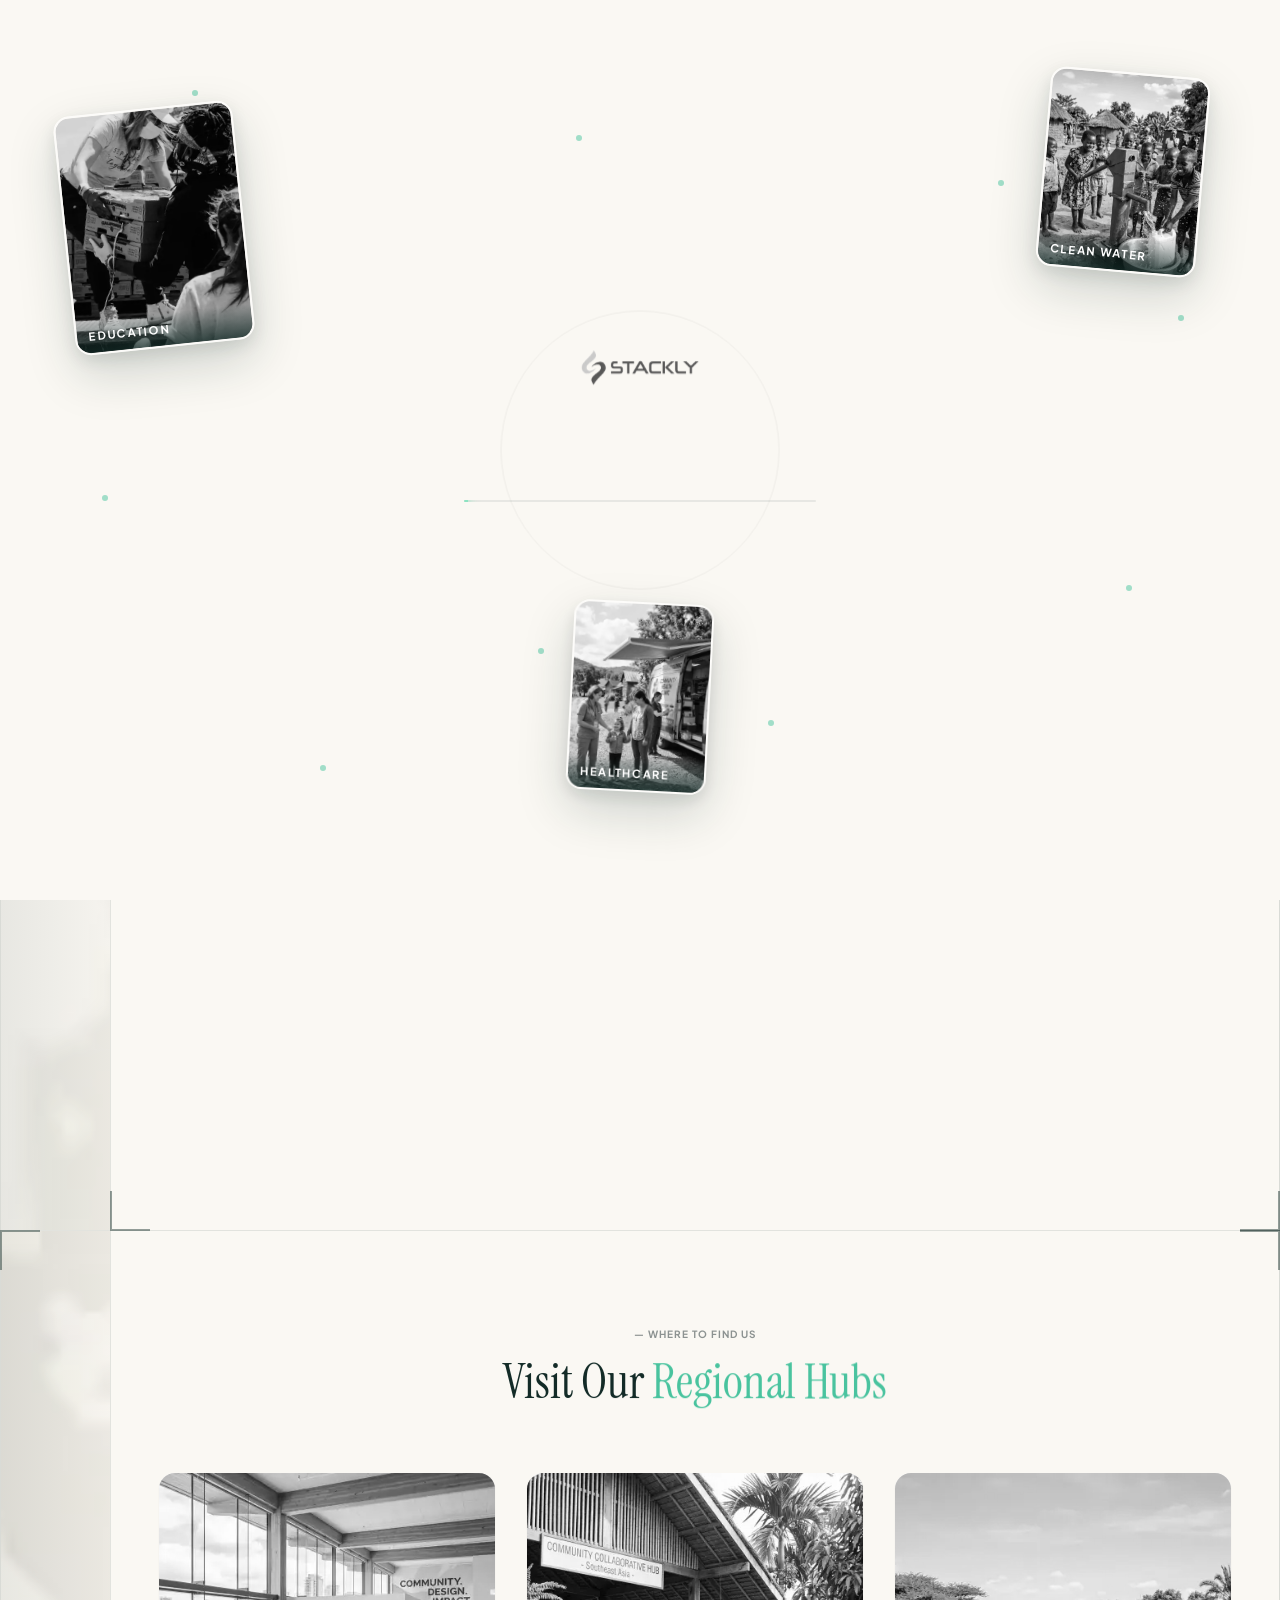
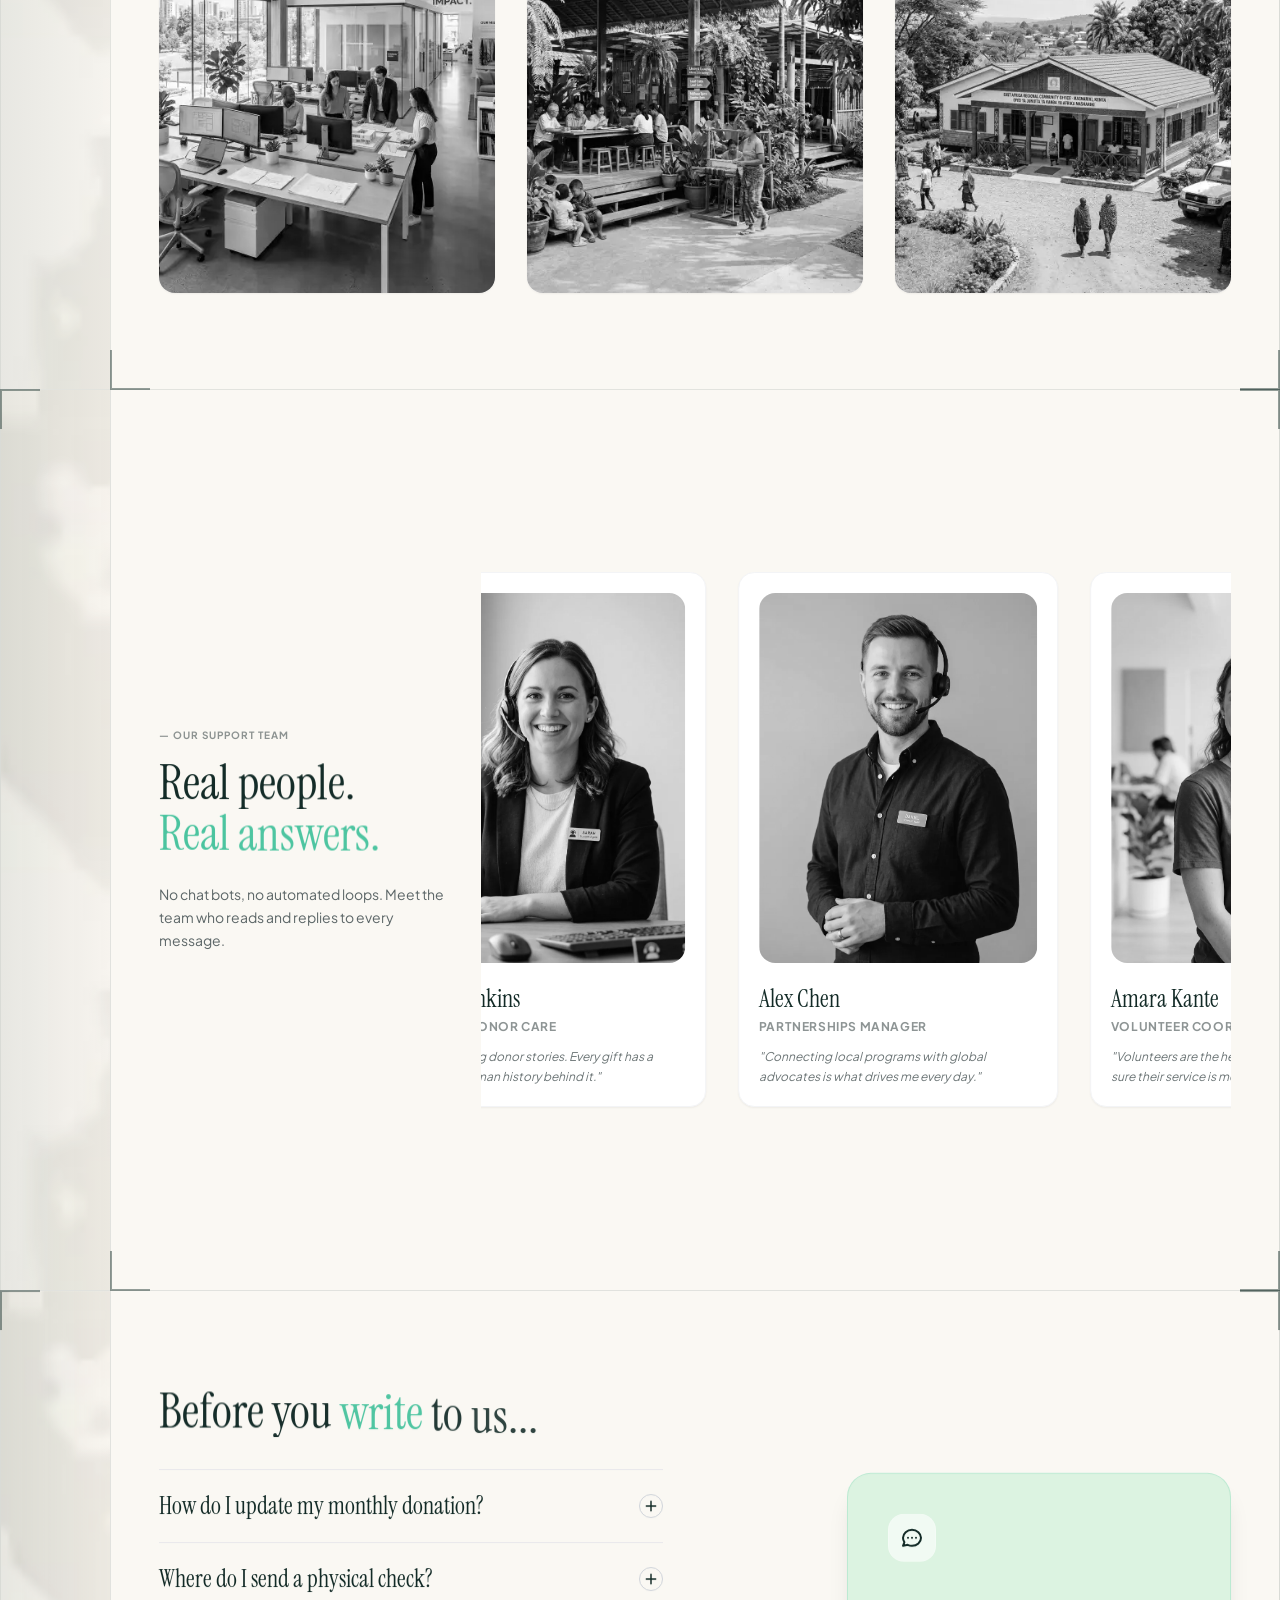
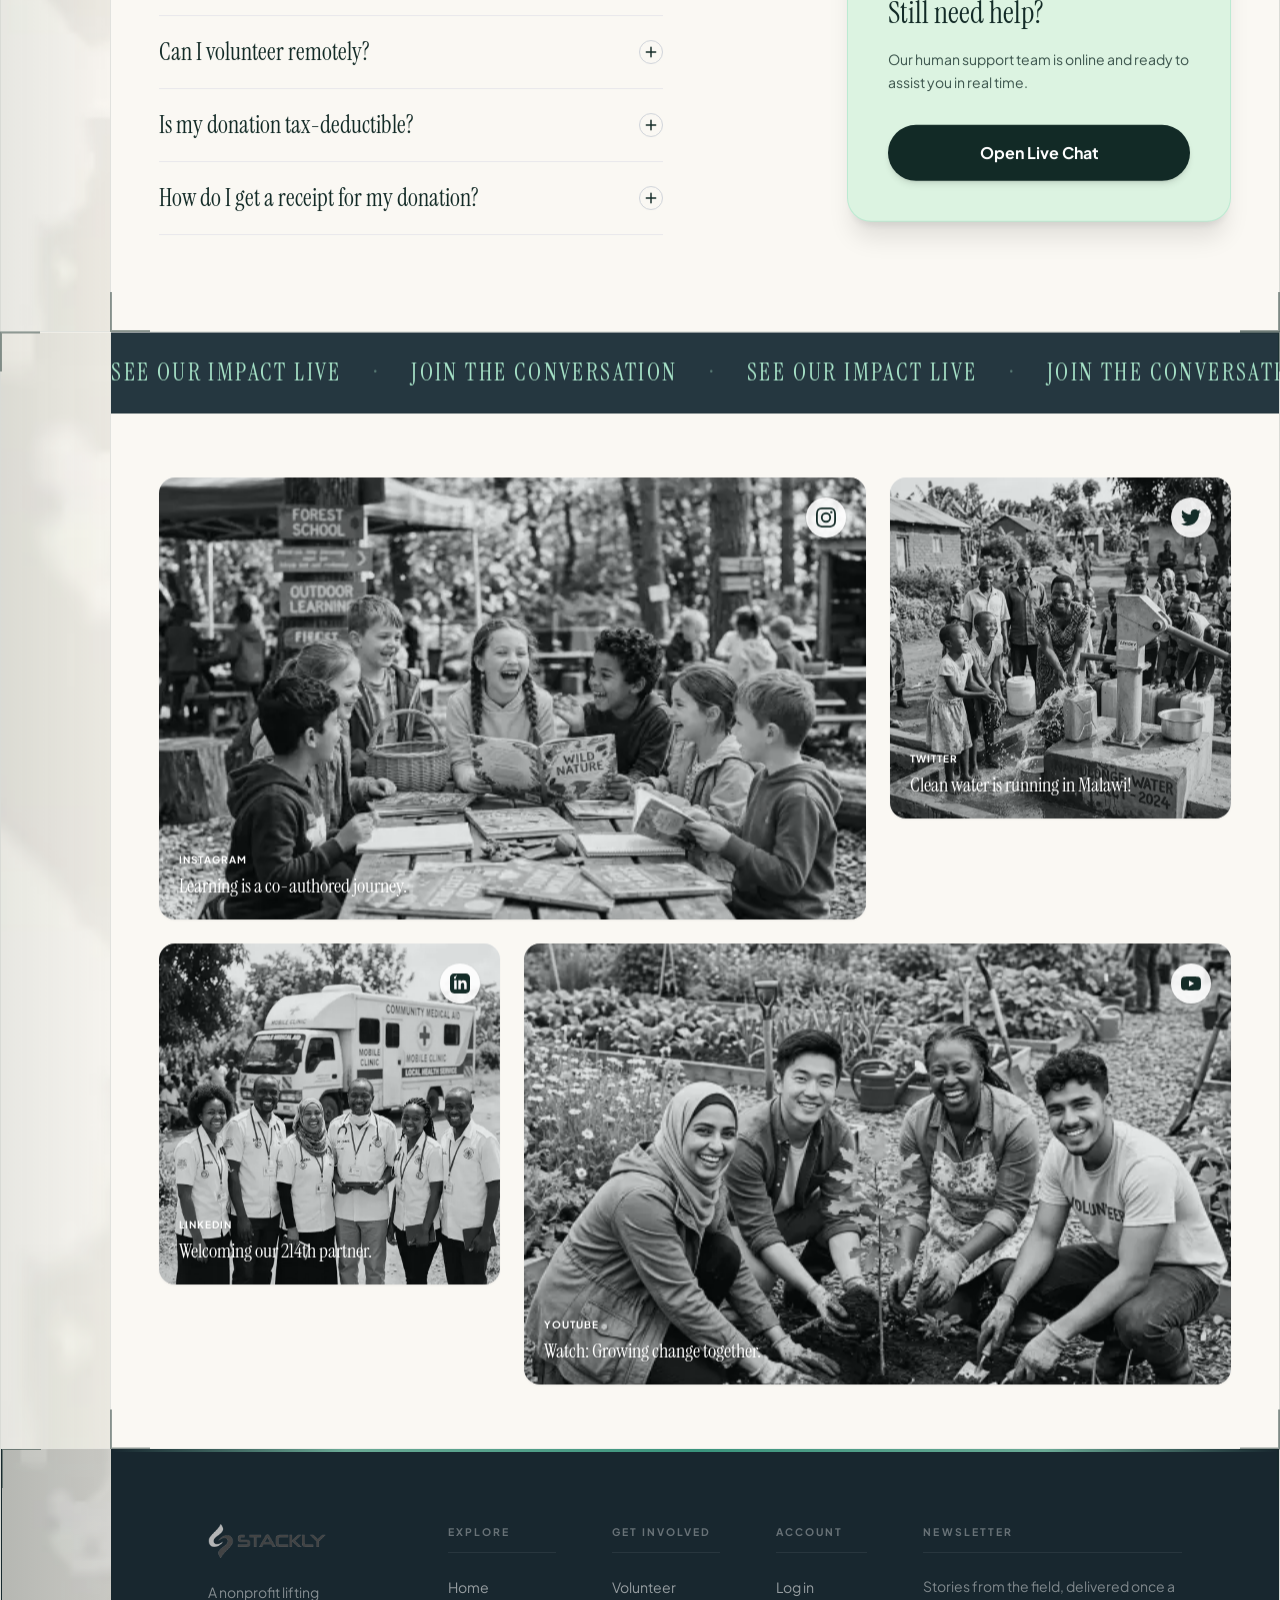
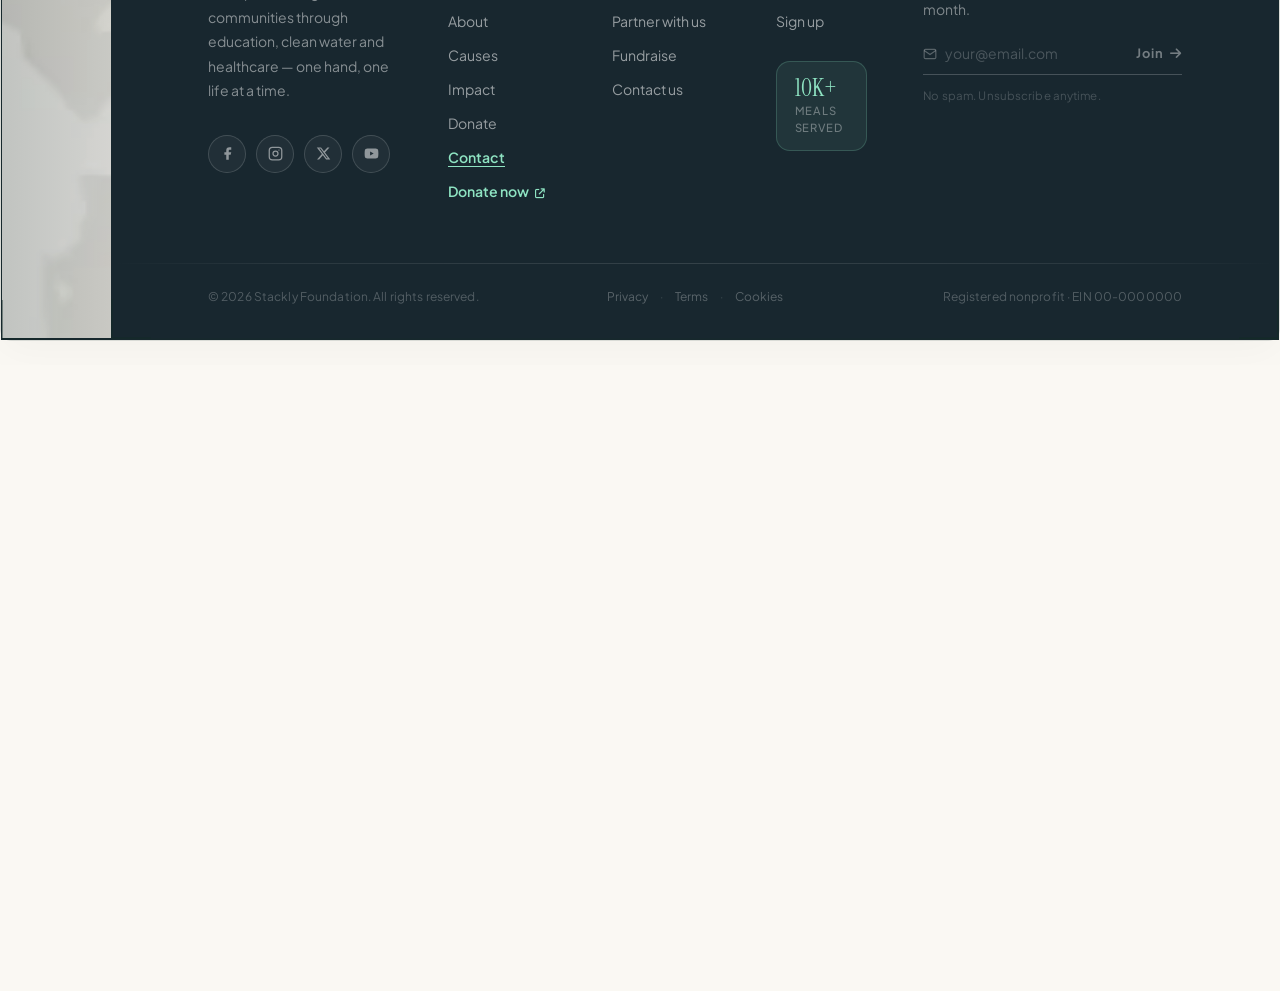
<file: contact.html>
<!DOCTYPE html>
<html lang="en">
<head>
  <meta charset="UTF-8">
  <meta name="viewport" content="width=device-width, initial-scale=1.0">
  <title>STACKLY — Contact</title>
  <meta name="description" content="Say hi. Stay a while. Contact the Stackly Foundation to volunteer, partner, or ask questions.">
  
  <script src="libs/tailwind.min.js"></script>
  <script>
    tailwind.config = {
      theme: {
        extend: {
          colors: {
            'cream-bg': '#FAF8F3',
            'primary-dark': '#122A26',
            'primary-dark-hover': '#1b3d37',
            'mint-green': '#8EE3C2',
            'mint-green-dark': '#48C39E',
            'text-muted': '#5C6667',
          },
          fontFamily: {
            serif: ['Instrument Serif', 'serif'],
            sans: ['Plus Jakarta Sans', 'sans-serif'],
          }
        }
      }
    }
  </script>

  <link rel="stylesheet" href="https://cdnjs.cloudflare.com/ajax/libs/font-awesome/6.4.0/css/all.min.css">
  <link rel="stylesheet" href="css/style.css?v=1.3.2">

  <style>
    body {
      background-color: #FAF8F3;
      color: #122A26;
      font-family: 'Plus Jakarta Sans', sans-serif;
      overflow-x: hidden;
      margin: 0;
      padding: 0;
    }

    .word-wrap {
      display: inline-block;
      overflow: hidden;
      vertical-align: bottom;
      padding-bottom: 0.05em;
      margin-left: -6px;
      margin-right: -6px;
    }
    .word-inner {
      display: inline-block;
      transform-origin: 50% 100%;
    }

    /* Signature Master Framed Container */
    .master-frame {
      border: 1px solid rgba(18, 42, 38, 0.14);
      max-width: 1440px;
      margin: 24px auto;
      background-color: #FAF8F3;
      position: relative;
      box-sizing: border-box;
      border-radius: 12px;
      box-shadow: 0 10px 40px rgba(18, 42, 38, 0.03);
    }

    @media (max-width: 768px) {
      .master-frame {
        margin: 12px;
        border-radius: 8px;
      }
    }

    /* Signature Stackly Image Hover Effect */
    .stackly-img-hover-container {
      overflow: hidden;
      border-radius: 1rem; /* rounded-2xl */
      position: relative;
    }
    .stackly-img-hover-container img {
      filter: grayscale(100%) !important;
      transition: filter 0.5s ease-in-out, transform 0.5s ease-in-out !important;
    }
    .stackly-img-hover-container:hover img {
      filter: grayscale(0%) !important;
      transform: scale(1.05) !important;
    }

    /* Slide Up Hover Reveal Panels */
    .hover-reveal-panel {
      transform: translateY(100%);
      transition: transform 0.5s cubic-bezier(0.25, 1, 0.5, 1);
    }
    .stackly-img-hover-container:hover .hover-reveal-panel {
      transform: translateY(0);
    }

    /* Hide Scrollbar helper classes */
    .no-scrollbar::-webkit-scrollbar {
      display: none;
    }
    .no-scrollbar {
      -ms-overflow-style: none;
      scrollbar-width: none;
    }

    /* Accordion styles */
    .faq-body {
      height: 0;
      overflow: hidden;
    }
    
    .faq-icon {
      transition: transform 0.3s cubic-bezier(0.25, 1, 0.5, 1);
    }
  </style>
</head>
<body>

  <!-- Premium Cinematic Preloader -->
  <div id="preloader" aria-label="Loading STACKLY" aria-live="polite">

    <!-- 3-Panel curtains for cinematic wipe exit -->
    <div class="preloader-curtain curtain-left"></div>
    <div class="preloader-curtain curtain-center"></div>
    <div class="preloader-curtain curtain-right"></div>

    <!-- Animated background particle dots -->
    <div class="preloader-particles" aria-hidden="true">
      <span class="pl-dot"></span><span class="pl-dot"></span><span class="pl-dot"></span>
      <span class="pl-dot"></span><span class="pl-dot"></span><span class="pl-dot"></span>
      <span class="pl-dot"></span><span class="pl-dot"></span><span class="pl-dot"></span>
    </div>

    <!-- Floating NGO image collage -->
    <div class="preloader-collage" aria-hidden="true">
      <div class="pl-img-card pl-img-1">
        <img src="assets/home/f7d62a2697b9a7eb753412e50b2d50a08d241d41.webp" alt="" loading="eager">
        <div class="pl-img-label">Education</div>
      </div>
      <div class="pl-img-card pl-img-2">
        <img src="assets/home/water.webp" alt="" loading="eager">
        <div class="pl-img-label">Clean Water</div>
      </div>
      <div class="pl-img-card pl-img-3">
        <img src="assets/home/clinic.webp" alt="" loading="eager">
        <div class="pl-img-label">Healthcare</div>
      </div>
      <div class="pl-ring"></div>
    </div>

    <!-- Central Brand + Progress content -->
    <div class="preloader-content">
      <div class="preloader-logo-wrapper">
        <img src="assets/logo.webp" alt="STACKLY" class="preloader-logo-img">
      </div>
      <div class="preloader-brand-name" aria-hidden="true">
        <span class="pl-letter">S</span><span class="pl-letter">T</span><span class="pl-letter">A</span><span class="pl-letter">C</span><span class="pl-letter">K</span><span class="pl-letter">L</span><span class="pl-letter">Y</span>
      </div>
      <div class="preloader-tagline">
        <span class="pl-tagline-text">Small hands. Big hope.</span>
      </div>
      <div class="preloader-progress-container">
        <div class="preloader-progress-fill">
          <span class="pl-progress-glow"></span>
        </div>
      </div>
      <div class="preloader-status-wrapper">
        <div class="preloader-status-text">Sowing seeds of hope...</div>
        <div class="preloader-counter">00<span class="pl-percent">%</span></div>
      </div>
    </div>

  </div>

  <div class="master-frame min-h-screen flex flex-col justify-between">


    <!-- Header Section -->
    <header class="site-header">
      <div class="header-container">
        <a href="index.html" class="logo-wrapper" id="header-logo-link">
          <img src="assets/logo.webp" alt="STACKLY logo">
        </a>
        
        <nav class="nav-menu-wrapper" aria-label="Main Navigation">
          <ul class="nav-menu">
            <div class="nav-spotlight"></div>
            <li class="nav-item"><a href="index.html" class="nav-link" id="nav-home">Home</a></li>
            <li class="nav-item"><a href="about.html" class="nav-link" id="nav-about">About</a></li>
            <li class="nav-item"><a href="causes.html" class="nav-link" id="nav-causes">Causes</a></li>
            <li class="nav-item"><a href="impact.html" class="nav-link" id="nav-impact">Impact</a></li>
            <li class="nav-item"><a href="donate.html" class="nav-link" id="nav-donate">Donate</a></li>
            <li class="nav-item"><a href="contact.html" class="nav-link active" id="nav-contact">Contact</a></li>
          </ul>
          <div class="mobile-actions">
            <a href="login.html" class="login-btn" id="btn-login-mobile">Log in</a>
            <a href="404.html" class="donate-btn-header" id="btn-donate-header-mobile">Donate now</a>
          </div>
        </nav>

        <button class="mobile-nav-toggle" id="mobile-nav-toggle" aria-label="Toggle navigation" aria-expanded="false">
          <span class="hamburger-bar"></span>
          <span class="hamburger-bar"></span>
          <span class="hamburger-bar"></span>
        </button>
        
        <div class="header-actions">
          <a href="login.html" class="login-btn" id="btn-login">Log in</a>
          <a href="404.html" class="donate-btn-header" id="btn-donate-header">Donate now</a>
        </div>
      </div>
    </header>

    <!-- Main Content Body -->
    <main class="flex-grow">
      <section class="section-frame-wrapper border-b border-[#122A26]/10 relative">
        <div class="section-side-strip" aria-hidden="true">
          <img src="assets/home/banner.webp" alt="">
        </div>
        
        <div class="section-frame-content bg-[#FAF8F3]">
          
          <!-- Hero Text -->
          <div class="pt-32 px-4 md:px-12 max-w-4xl" id="contact-hero">
            <span class="text-[10px] font-bold text-[#5C6667]/70 uppercase tracking-widest font-sans mb-4 block">— CONTACT</span>
            <h1 class="font-serif text-5xl md:text-7xl font-normal text-[#122A26] leading-none mb-6 tracking-tight reveal-title">
              <span class="word-wrap"><span class="word-inner">Say</span></span>
              <span class="word-wrap"><span class="word-inner">hi.</span></span>
              <span class="word-wrap"><span class="word-inner text-[#8EE3C2]">Stay</span></span>
              <span class="word-wrap"><span class="word-inner text-[#8EE3C2]">a</span></span>
              <span class="word-wrap"><span class="word-inner text-[#8EE3C2]">while.</span></span>
            </h1>
            <p class="font-sans text-lg md:text-xl text-[#5C6667] mb-12 max-w-2xl leading-relaxed">
              Volunteer, partner, press or just curious — write to us. A real person replies within two working days.
            </p>
          </div>

          <!-- Contact Split Layout -->
          <div class="mt-8 mb-24 px-4 md:px-12 pb-24">
            <div class="grid grid-cols-1 lg:grid-cols-2 gap-12 lg:gap-16 items-start" id="contact-grid">
              
              <!-- Left: Contact Form -->
              <div class="bg-white rounded-2xl shadow-sm border border-gray-100 p-8 md:p-10 contact-form-card">
                 <form class="flex flex-col gap-6" id="contact-form">
                   <div class="grid grid-cols-1 md:grid-cols-2 gap-6">
                     <div class="flex flex-col gap-2">
                       <label class="text-[10px] font-bold text-[#5C6667] uppercase tracking-widest font-sans">NAME</label>
                       <input type="text" placeholder="Your name" class="w-full bg-[#fdfcfb] border border-gray-200/60 rounded-xl py-4 px-5 text-[#122A26] font-sans outline-none focus:border-[#8EE3C2] transition-colors shadow-inner" required>
                     </div>
                     <div class="flex flex-col gap-2">
                       <label class="text-[10px] font-bold text-[#5C6667] uppercase tracking-widest font-sans">EMAIL</label>
                       <input type="email" placeholder="you@example.com" class="w-full bg-[#fdfcfb] border border-gray-200/60 rounded-xl py-4 px-5 text-[#122A26] font-sans outline-none focus:border-[#8EE3C2] transition-colors shadow-inner" required>
                     </div>
                   </div>
                   
                   <div class="flex flex-col gap-2">
                     <label class="text-[10px] font-bold text-[#5C6667] uppercase tracking-widest font-sans">I WANT TO</label>
                     <input type="text" placeholder="e.g. Discuss a partnership" class="w-full bg-[#fdfcfb] border border-gray-200/60 rounded-xl py-4 px-5 text-[#122A26] font-sans outline-none focus:border-[#8EE3C2] transition-colors shadow-inner" required>
                   </div>

                   <div class="flex flex-col gap-2">
                     <label class="text-[10px] font-bold text-[#5C6667] uppercase tracking-widest font-sans">MESSAGE</label>
                     <textarea placeholder="Tell us a bit about you and how you'd like to be involved..." rows="4" class="w-full bg-[#fdfcfb] border border-gray-200/60 rounded-xl py-4 px-5 text-[#122A26] font-sans outline-none focus:border-[#8EE3C2] transition-colors resize-none shadow-inner" required></textarea>
                   </div>

                   <button type="submit" id="submit-contact-btn" class="mt-4 w-full bg-[#122A26] text-white hover:bg-[#1b3d37] transition-all duration-300 font-sans font-bold py-5 rounded-full shadow-md text-lg flex justify-center items-center gap-2 transform hover:-translate-y-1 hover:shadow-lg">
                     Send message
                   </button>
                 </form>
              </div>

              <!-- Right: Info Cards -->
              <div class="flex flex-col gap-4">
                
                <!-- Card 1: Email -->
                <div class="info-card bg-white rounded-xl border border-gray-100 p-6 flex items-center gap-6 group hover:-translate-y-1 hover:shadow-md transition-transform duration-300 cursor-pointer">
                  <div class="w-14 h-14 rounded-full bg-[#FAF8F3] flex items-center justify-center text-[#8EE3C2] group-hover:bg-[#8EE3C2] group-hover:text-white transition-colors">
                    <svg class="w-6 h-6" fill="none" viewBox="0 0 24 24" stroke="currentColor"><path stroke-linecap="round" stroke-linejoin="round" stroke-width="2" d="M3 8l7.89 5.26a2 2 0 002.22 0L21 8M5 19h14a2 2 0 002-2V7a2 2 0 00-2-2H5a2 2 0 00-2 2v10a2 2 0 002 2z"/></svg>
                  </div>
                  <div>
                    <span class="text-[10px] font-bold text-[#5C6667] uppercase tracking-widest font-sans block mb-1">EMAIL</span>
                    <span class="font-serif text-2xl text-[#122A26]">hello@stackly.org</span>
                  </div>
                </div>

                <!-- Card 2: Phone -->
                <div class="info-card bg-white rounded-xl border border-gray-100 p-6 flex items-center gap-6 group hover:-translate-y-1 hover:shadow-md transition-transform duration-300 cursor-pointer">
                  <div class="w-14 h-14 rounded-full bg-[#FAF8F3] flex items-center justify-center text-[#8EE3C2] group-hover:bg-[#8EE3C2] group-hover:text-white transition-colors">
                    <svg class="w-6 h-6" fill="none" viewBox="0 0 24 24" stroke="currentColor"><path stroke-linecap="round" stroke-linejoin="round" stroke-width="2" d="M3 5a2 2 0 012-2h3.28a1 1 0 01.948.684l1.498 4.493a1 1 0 01-.502 1.21l-2.257 1.13a11.042 11.042 0 005.516 5.516l1.13-2.257a1 1 0 011.21-.502l4.493 1.498a1 1 0 01.684.949V19a2 2 0 01-2 2h-1C9.716 21 3 14.284 3 6V5z"/></svg>
                  </div>
                  <div>
                    <span class="text-[10px] font-bold text-[#5C6667] uppercase tracking-widest font-sans block mb-1">PHONE</span>
                    <span class="font-serif text-2xl text-[#122A26]">+1 (415) 555-0134</span>
                  </div>
                </div>

                <!-- Card 3: HQ Location -->
                <div class="info-card bg-white rounded-xl border border-gray-100 p-6 flex items-center gap-6 group hover:-translate-y-1 hover:shadow-md transition-transform duration-300 cursor-pointer">
                  <div class="w-14 h-14 flex-shrink-0 rounded-full bg-[#FAF8F3] flex items-center justify-center text-[#8EE3C2] group-hover:bg-[#8EE3C2] group-hover:text-white transition-colors">
                    <svg class="w-6 h-6" fill="none" viewBox="0 0 24 24" stroke="currentColor"><path stroke-linecap="round" stroke-linejoin="round" stroke-width="2" d="M17.657 16.657L13.414 20.9a1.998 1.998 0 01-2.827 0l-4.243-4.243a8 8 0 1111.314 0z"/><path stroke-linecap="round" stroke-linejoin="round" stroke-width="2" d="M15 11a3 3 0 11-6 0 3 3 0 016 0z"/></svg>
                  </div>
                  <div>
                    <span class="text-[10px] font-bold text-[#5C6667] uppercase tracking-widest font-sans block mb-1">HQ</span>
                    <span class="font-serif text-[22px] leading-tight text-[#122A26] block">Aishwrya complex. gandhipuram, coimbatore</span>
                  </div>
                </div>

                <!-- Card 4: Office Hours -->
                <div class="info-card bg-[#dcf3e1] rounded-xl p-8 hover:-translate-y-1 hover:shadow-md transition-transform duration-300">
                  <h3 class="font-serif text-3xl text-[#122A26] mb-3">Office hours</h3>
                  <p class="font-sans text-sm text-[#122A26]/80 leading-relaxed max-w-sm">
                    Mon — Fri · 9am — 6pm PT.<br/>
                    Weekend messages answered Monday.
                  </p>
                </div>

              </div>

            </div>
          </div>

        </div>
      </section>

      <!-- SECTION 1: "Our Global Presence" (Hover Reveal Cards) -->
      <div class="section-frame-wrapper border-b border-[#122A26]/10 relative section-entrance" style="border-top: none;">
        <div class="section-side-strip" aria-hidden="true">
          <img src="assets/home/banner.webp" alt="">
        </div>
        <div class="section-frame-content bg-[#FAF8F3] py-24 px-4 md:px-12">
          <!-- Section Header -->
          <div class="flex flex-col items-center text-center mb-16">
            <span class="text-[10px] font-bold text-[#5C6667]/70 uppercase tracking-widest font-sans mb-4 block">— WHERE TO FIND US</span>
            <h2 class="font-serif text-4xl md:text-5xl font-normal text-[#122A26] leading-tight reveal-heading-3d">
              <span class="word-wrap"><span class="word-inner">Visit</span></span>
              <span class="word-wrap"><span class="word-inner">Our</span></span>
              <span class="word-wrap"><span class="word-inner text-[#48C39E] italic">Regional</span></span>
              <span class="word-wrap"><span class="word-inner text-[#48C39E] italic">Hubs</span></span>
            </h2>
          </div>

          <!-- Hub Cards Grid -->
          <div class="grid grid-cols-1 md:grid-cols-3 gap-8">
            <!-- North America -->
            <div class="stackly-img-hover-container group aspect-[4/5] relative bg-gray-100 shadow-sm cursor-pointer">
              <img src="./images/contact-hub-1.webp" alt="North America Hub" class="w-full h-full object-cover">
              <!-- Glassmorphism Panel -->
              <div class="hover-reveal-panel absolute bottom-0 left-0 right-0 p-6 bg-black/50 backdrop-blur-md border-t border-white/20 text-white rounded-b-2xl">
                <span class="text-[9px] font-bold tracking-widest uppercase text-[#8EE3C2] block mb-2">North America</span>
                <h3 class="font-serif text-2xl mb-3">San Francisco HQ</h3>
                <p class="font-sans text-xs text-white/80 leading-relaxed mb-4">
                  100 Pine Street, Suite 1250<br>
                  San Francisco, CA 94111<br>
                  +1 (415) 555-0199
                </p>
                <a href="404.html" class="text-xs font-bold text-[#8EE3C2] hover:text-white transition-colors flex items-center gap-1">
                  Get Directions <i class="fa-solid fa-arrow-up-right-from-square text-[10px] ml-1"></i>
                </a>
              </div>
            </div>

            <!-- Southeast Asia -->
            <div class="stackly-img-hover-container group aspect-[4/5] relative bg-gray-100 shadow-sm cursor-pointer">
              <img src="./images/contact-hub-2.webp" alt="Southeast Asia Hub" class="w-full h-full object-cover">
              <!-- Glassmorphism Panel -->
              <div class="hover-reveal-panel absolute bottom-0 left-0 right-0 p-6 bg-black/50 backdrop-blur-md border-t border-white/20 text-white rounded-b-2xl">
                <span class="text-[9px] font-bold tracking-widest uppercase text-[#8EE3C2] block mb-2">Southeast Asia</span>
                <h3 class="font-serif text-2xl mb-3">Phnom Penh Hub</h3>
                <p class="font-sans text-xs text-white/80 leading-relaxed mb-4">
                  24 Street 302, Boeung Keng Kang I<br>
                  Phnom Penh, Cambodia<br>
                  +855 23 555 012
                </p>
                <a href="404.html" class="text-xs font-bold text-[#8EE3C2] hover:text-white transition-colors flex items-center gap-1">
                  Get Directions <i class="fa-solid fa-arrow-up-right-from-square text-[10px] ml-1"></i>
                </a>
              </div>
            </div>

            <!-- East Africa -->
            <div class="stackly-img-hover-container group aspect-[4/5] relative bg-gray-100 shadow-sm cursor-pointer">
              <img src="./images/contact-hub-3.webp" alt="East Africa Hub" class="w-full h-full object-cover">
              <!-- Glassmorphism Panel -->
              <div class="hover-reveal-panel absolute bottom-0 left-0 right-0 p-6 bg-black/50 backdrop-blur-md border-t border-white/20 text-white rounded-b-2xl">
                <span class="text-[9px] font-bold tracking-widest uppercase text-[#8EE3C2] block mb-2">East Africa</span>
                <h3 class="font-serif text-2xl mb-3">Nairobi Hub</h3>
                <p class="font-sans text-xs text-white/80 leading-relaxed mb-4">
                  Block C, Sameer Business Park, Mombasa Rd<br>
                  Nairobi, Kenya<br>
                  +254 20 555 0150
                </p>
                <a href="404.html" class="text-xs font-bold text-[#8EE3C2] hover:text-white transition-colors flex items-center gap-1">
                  Get Directions <i class="fa-solid fa-arrow-up-right-from-square text-[10px] ml-1"></i>
                </a>
              </div>
            </div>
          </div>
        </div>
      </div>

      <!-- SECTION 2: "The Humans Behind the Inbox" (Horizontal Scroll Section) -->
      <div class="section-frame-wrapper border-b border-[#122A26]/10 relative section-entrance" id="team-horizontal-scroll" style="border-top: none;">
        <div class="section-side-strip" aria-hidden="true">
          <img src="assets/home/banner.webp" alt="">
        </div>
        <div class="section-frame-content bg-[#FAF8F3] relative">
          
          <!-- Sticky Container: horizontal layout on desktop, standard layout on mobile -->
          <div class="md:h-screen w-full flex flex-col md:flex-row items-stretch md:overflow-hidden py-24 md:py-0 px-4 md:px-12">
            <!-- Left Sticky Sidebar (30% width) -->
            <div class="w-full md:w-[30%] flex-shrink-0 flex flex-col justify-center items-start mb-12 md:mb-0 pr-8 z-10 bg-[#FAF8F3]">
              <span class="text-[10px] font-bold text-[#5C6667]/70 uppercase tracking-widest font-sans mb-4 block">— OUR SUPPORT TEAM</span>
              <h2 class="font-serif text-4xl md:text-5xl font-normal text-[#122A26] leading-tight mb-6 reveal-heading-3d">
                <span class="word-wrap"><span class="word-inner">Real</span></span>
                <span class="word-wrap"><span class="word-inner">people.</span></span>
                <br>
                <span class="word-wrap"><span class="word-inner text-[#48C39E] italic">Real</span></span>
                <span class="word-wrap"><span class="word-inner text-[#48C39E] italic">answers.</span></span>
              </h2>
              <p class="font-sans text-sm text-[#5C6667] leading-relaxed max-w-xs">
                No chat bots, no automated loops. Meet the team who reads and replies to every message.
              </p>
            </div>

            <!-- Scrolling Track (70% width) -->
            <div class="w-full md:w-[70%] flex-shrink-0 flex items-center md:overflow-hidden overflow-x-auto no-scrollbar py-4 scroll-track-wrapper">
              <div class="flex flex-col md:flex-row gap-8 team-cards-track w-full md:w-auto">
                <!-- Card 1 -->
                <div class="w-full md:w-[320px] flex-shrink-0 flex flex-col bg-white border border-gray-100 rounded-2xl p-5 shadow-sm group">
                  <div class="stackly-img-hover-container aspect-[3/4] w-full mb-5">
                    <img src="./images/contact-team-1.webp" alt="Sarah Jenkins" class="w-full h-full object-cover">
                  </div>
                  <h3 class="font-serif text-2xl text-[#122A26] mb-1">Sarah Jenkins</h3>
                  <span class="font-sans text-xs font-bold text-[#5C6667]/70 uppercase tracking-wider block mb-3">Head of Donor Care</span>
                  <p class="font-sans text-xs text-[#5C6667]/90 italic leading-relaxed">
                    "I love hearing donor stories. Every gift has a beautiful human history behind it."
                  </p>
                </div>

                <!-- Card 2 -->
                <div class="w-full md:w-[320px] flex-shrink-0 flex flex-col bg-white border border-gray-100 rounded-2xl p-5 shadow-sm group">
                  <div class="stackly-img-hover-container aspect-[3/4] w-full mb-5">
                    <img src="./images/contact-team-2.webp" alt="Alex Chen" class="w-full h-full object-cover">
                  </div>
                  <h3 class="font-serif text-2xl text-[#122A26] mb-1">Alex Chen</h3>
                  <span class="font-sans text-xs font-bold text-[#5C6667]/70 uppercase tracking-wider block mb-3">Partnerships Manager</span>
                  <p class="font-sans text-xs text-[#5C6667]/90 italic leading-relaxed">
                    "Connecting local programs with global advocates is what drives me every day."
                  </p>
                </div>

                <!-- Card 3 -->
                <div class="w-full md:w-[320px] flex-shrink-0 flex flex-col bg-white border border-gray-100 rounded-2xl p-5 shadow-sm group">
                  <div class="stackly-img-hover-container aspect-[3/4] w-full mb-5">
                    <img src="./images/contact-team-3.webp" alt="Amara Kante" class="w-full h-full object-cover">
                  </div>
                  <h3 class="font-serif text-2xl text-[#122A26] mb-1">Amara Kante</h3>
                  <span class="font-sans text-xs font-bold text-[#5C6667]/70 uppercase tracking-wider block mb-3">Volunteer Coordinator</span>
                  <p class="font-sans text-xs text-[#5C6667]/90 italic leading-relaxed">
                    "Volunteers are the heartbeat of Stackly. I make sure their service is meaningful."
                  </p>
                </div>

                <!-- Card 4 -->
                <div class="w-full md:w-[320px] flex-shrink-0 flex flex-col bg-white border border-gray-100 rounded-2xl p-5 shadow-sm group">
                  <div class="stackly-img-hover-container aspect-[3/4] w-full mb-5">
                    <img src="./images/contact-team-4.webp" alt="David Miller" class="w-full h-full object-cover">
                  </div>
                  <h3 class="font-serif text-2xl text-[#122A26] mb-1">David Miller</h3>
                  <span class="font-sans text-xs font-bold text-[#5C6667]/70 uppercase tracking-wider block mb-3">General Support Desk</span>
                  <p class="font-sans text-xs text-[#5C6667]/90 italic leading-relaxed">
                    "No question is too small. If it matters to you, it matters to us."
                  </p>
                </div>
              </div>
            </div>
          </div>

        </div>
      </div>

      <!-- SECTION 3: "Quick Answers" (GSAP Animated Accordion & Floating Card) -->
      <div class="section-frame-wrapper border-b border-[#122A26]/10 relative section-entrance" style="border-top: none;">
        <div class="section-side-strip" aria-hidden="true">
          <img src="assets/home/banner.webp" alt="">
        </div>
        <div class="section-frame-content bg-[#FAF8F3] py-24 px-4 md:px-12">
          <div class="grid grid-cols-1 lg:grid-cols-2 gap-16 items-start">
            
            <!-- Left Column: FAQ Accordion -->
            <div class="flex flex-col">
              <h2 class="font-serif text-4xl md:text-5xl font-normal text-[#122A26] mb-8 reveal-heading-3d">
                <span class="word-wrap"><span class="word-inner">Before</span></span>
                <span class="word-wrap"><span class="word-inner">you</span></span>
                <span class="word-wrap"><span class="word-inner text-[#48C39E] italic">write</span></span>
                <span class="word-wrap"><span class="word-inner">to</span></span>
                <span class="word-wrap"><span class="word-inner">us...</span></span>
              </h2>
              
              <div class="flex flex-col border-t border-gray-200/80">
                <!-- FAQ Item 1 -->
                <div class="faq-item border-b border-gray-200/80 py-5">
                  <button class="faq-header w-full flex items-center justify-between text-left focus:outline-none">
                    <span class="font-serif text-xl md:text-2xl text-[#122A26] hover:text-[#48C39E] transition-colors">How do I update my monthly donation?</span>
                    <div class="faq-icon flex-shrink-0 w-6 h-6 rounded-full border border-gray-300 flex items-center justify-center text-[#122A26]">
                      <svg class="w-3.5 h-3.5" fill="none" viewBox="0 0 24 24" stroke="currentColor"><path stroke-linecap="round" stroke-linejoin="round" stroke-width="2.5" d="M12 4v16m8-8H4"/></svg>
                    </div>
                  </button>
                  <div class="faq-body">
                    <p class="font-sans text-sm text-[#5C6667] pt-4 leading-relaxed">
                      You can easily update your monthly payment method, donation amount, or schedule by logging into your donor portal. Alternatively, you can drop us an email at billing@stackly.org, and our team will help update your details securely within 24 hours.
                    </p>
                  </div>
                </div>

                <!-- FAQ Item 2 -->
                <div class="faq-item border-b border-gray-200/80 py-5">
                  <button class="faq-header w-full flex items-center justify-between text-left focus:outline-none">
                    <span class="font-serif text-xl md:text-2xl text-[#122A26] hover:text-[#48C39E] transition-colors">Where do I send a physical check?</span>
                    <div class="faq-icon flex-shrink-0 w-6 h-6 rounded-full border border-gray-300 flex items-center justify-center text-[#122A26]">
                      <svg class="w-3.5 h-3.5" fill="none" viewBox="0 0 24 24" stroke="currentColor"><path stroke-linecap="round" stroke-linejoin="round" stroke-width="2.5" d="M12 4v16m8-8H4"/></svg>
                    </div>
                  </button>
                  <div class="faq-body">
                    <p class="font-sans text-sm text-[#5C6667] pt-4 leading-relaxed">
                      Please make checks payable to "Stackly Foundation" and mail them directly to our San Francisco headquarters: 100 Pine Street, Suite 1250, San Francisco, CA 94111. Once received, we will send a tax receipt to the return address provided.
                    </p>
                  </div>
                </div>

                <!-- FAQ Item 3 -->
                <div class="faq-item border-b border-gray-200/80 py-5">
                  <button class="faq-header w-full flex items-center justify-between text-left focus:outline-none">
                    <span class="font-serif text-xl md:text-2xl text-[#122A26] hover:text-[#48C39E] transition-colors">Can I volunteer remotely?</span>
                    <div class="faq-icon flex-shrink-0 w-6 h-6 rounded-full border border-gray-300 flex items-center justify-center text-[#122A26]">
                      <svg class="w-3.5 h-3.5" fill="none" viewBox="0 0 24 24" stroke="currentColor"><path stroke-linecap="round" stroke-linejoin="round" stroke-width="2.5" d="M12 4v16m8-8H4"/></svg>
                    </div>
                  </button>
                  <div class="faq-body">
                    <p class="font-sans text-sm text-[#5C6667] pt-4 leading-relaxed">
                      Yes! We offer a variety of virtual volunteer roles in digital translation, communications, data entry, and community advocacy. Please check our volunteer page for active openings or fill out our general inquiry form.
                    </p>
                  </div>
                </div>

                <!-- FAQ Item 4 -->
                <div class="faq-item border-b border-gray-200/80 py-5">
                  <button class="faq-header w-full flex items-center justify-between text-left focus:outline-none">
                    <span class="font-serif text-xl md:text-2xl text-[#122A26] hover:text-[#48C39E] transition-colors">Is my donation tax-deductible?</span>
                    <div class="faq-icon flex-shrink-0 w-6 h-6 rounded-full border border-gray-300 flex items-center justify-center text-[#122A26]">
                      <svg class="w-3.5 h-3.5" fill="none" viewBox="0 0 24 24" stroke="currentColor"><path stroke-linecap="round" stroke-linejoin="round" stroke-width="2.5" d="M12 4v16m8-8H4"/></svg>
                    </div>
                  </button>
                  <div class="faq-body">
                    <p class="font-sans text-sm text-[#5C6667] pt-4 leading-relaxed">
                      Yes, Stackly Foundation is a registered 501(c)(3) tax-exempt organization. Donations are fully tax-deductible to the extent permitted by law in the United States. Similar tax exemptions apply for our regional entities in the UK and Canada.
                    </p>
                  </div>
                </div>

                <!-- FAQ Item 5 -->
                <div class="faq-item border-b border-gray-200/80 py-5">
                  <button class="faq-header w-full flex items-center justify-between text-left focus:outline-none">
                    <span class="font-serif text-xl md:text-2xl text-[#122A26] hover:text-[#48C39E] transition-colors">How do I get a receipt for my donation?</span>
                    <div class="faq-icon flex-shrink-0 w-6 h-6 rounded-full border border-gray-300 flex items-center justify-center text-[#122A26]">
                      <svg class="w-3.5 h-3.5" fill="none" viewBox="0 0 24 24" stroke="currentColor"><path stroke-linecap="round" stroke-linejoin="round" stroke-width="2.5" d="M12 4v16m8-8H4"/></svg>
                    </div>
                  </button>
                  <div class="faq-body">
                    <p class="font-sans text-sm text-[#5C6667] pt-4 leading-relaxed">
                      An annual giving tax statement is emailed automatically in late January for the previous calendar year. If you need an individual receipt for any specific gift, please reach out to hello@stackly.org and we'll gladly assist.
                    </p>
                  </div>
                </div>
              </div>
            </div>

            <!-- Right Column: Floating Help Card -->
            <div class="flex justify-center lg:justify-end items-center h-full lg:pt-24 w-full">
              <div class="floating-help-card bg-[#dcf3e1] rounded-3xl p-10 flex flex-col justify-between border border-[#a7e4c9]/60 shadow-xl max-w-sm w-full relative z-10 transition-shadow hover:shadow-2xl duration-300">
                <!-- Card Content -->
                <div>
                  <div class="w-12 h-12 rounded-2xl bg-white/60 flex items-center justify-center text-[#122A26] mb-8 border border-white/20">
                    <svg class="w-6 h-6" fill="none" viewBox="0 0 24 24" stroke="currentColor"><path stroke-linecap="round" stroke-linejoin="round" stroke-width="2" d="M8 12h.01M12 12h.01M16 12h.01M21 12c0 4.418-4.03 8-9 8a9.863 9.863 0 01-4.255-.949L3 20l1.395-3.72C3.512 15.042 3 13.574 3 12c0-4.418 4.03-8 9-8s9 3.582 9 8z"/></svg>
                  </div>
                  <h3 class="font-serif text-3xl text-[#122A26] mb-4 leading-tight">Still need help?</h3>
                  <p class="font-sans text-sm text-[#122A26]/80 leading-relaxed mb-8">
                    Our human support team is online and ready to assist you in real time.
                  </p>
                </div>
                
                <button onclick="window.location.href='404.html'" class="w-full bg-[#122A26] hover:bg-[#1b3d37] text-white font-sans font-bold py-4 rounded-full transition-all duration-300 shadow-md hover:-translate-y-0.5 hover:shadow-lg flex items-center justify-center gap-2">
                  Open Live Chat
                </button>
              </div>
            </div>

          </div>
        </div>
      </div>

      <!-- SECTION 4: "Follow the Journey" (Infinite Marquee + Bento Grid) -->
      <div class="section-frame-wrapper border-b border-[#122A26]/10 relative section-entrance" style="border-top: none;">
        <div class="section-side-strip" aria-hidden="true">
          <img src="assets/home/banner.webp" alt="">
        </div>
        <div class="section-frame-content bg-[#FAF8F3] flex flex-col">
          
          <!-- Top: Dark Slate Marquee Banner -->
          <div class="w-full bg-[#23353e] py-6 overflow-hidden relative flex items-center border-b border-[#122A26]/20">
            <div class="marquee-track-custom flex gap-8 select-none">
              <span class="font-serif text-2xl tracking-widest text-[#a7e4c9] uppercase flex items-center gap-8 whitespace-nowrap">
                <span>JOIN THE CONVERSATION</span> <span class="opacity-40">·</span>
                <span>SEE OUR IMPACT LIVE</span> <span class="opacity-40">·</span>
                <span>JOIN THE CONVERSATION</span> <span class="opacity-40">·</span>
                <span>SEE OUR IMPACT LIVE</span> <span class="opacity-40">·</span>
                <span>JOIN THE CONVERSATION</span> <span class="opacity-40">·</span>
                <span>SEE OUR IMPACT LIVE</span> <span class="opacity-40">·</span>
                <span>JOIN THE CONVERSATION</span> <span class="opacity-40">·</span>
                <span>SEE OUR IMPACT LIVE</span> <span class="opacity-40">·</span>
              </span>
              <!-- Duplicated track to create seamless loop -->
              <span class="font-serif text-2xl tracking-widest text-[#a7e4c9] uppercase flex items-center gap-8 whitespace-nowrap" aria-hidden="true">
                <span>JOIN THE CONVERSATION</span> <span class="opacity-40">·</span>
                <span>SEE OUR IMPACT LIVE</span> <span class="opacity-40">·</span>
                <span>JOIN THE CONVERSATION</span> <span class="opacity-40">·</span>
                <span>SEE OUR IMPACT LIVE</span> <span class="opacity-40">·</span>
                <span>JOIN THE CONVERSATION</span> <span class="opacity-40">·</span>
                <span>SEE OUR IMPACT LIVE</span> <span class="opacity-40">·</span>
                <span>JOIN THE CONVERSATION</span> <span class="opacity-40">·</span>
                <span>SEE OUR IMPACT LIVE</span> <span class="opacity-40">·</span>
              </span>
            </div>
          </div>

          <!-- Bottom: Asymmetrical Bento Grid -->
          <div class="py-16 px-4 md:px-12">
            <!-- Grid Container: 3 Columns on desktop -->
            <div class="grid grid-cols-1 md:grid-cols-3 gap-6">
              
              <!-- Block 1: Large Card (Wide, Col Span 2, Row Span 1) -->
              <div class="stackly-img-hover-container group md:col-span-2 aspect-[16/10] relative bg-gray-100 shadow-sm cursor-pointer">
                <img src="./images/contact-social-1.webp" alt="Stackly Classroom" class="w-full h-full object-cover">
                <!-- Icon Overlay -->
                <div class="absolute inset-0 bg-[#122A26]/10 group-hover:bg-[#122A26]/0 transition-colors duration-300"></div>
                <div class="absolute top-5 right-5 w-10 h-10 rounded-full bg-white/90 shadow flex items-center justify-center text-[#122A26] group-hover:bg-[#8EE3C2] transition-colors">
                  <svg class="w-5 h-5" fill="currentColor" viewBox="0 0 24 24"><path d="M12 2.163c3.204 0 3.584.012 4.85.07 3.252.148 4.771 1.691 4.919 4.919.058 1.265.069 1.645.069 4.849 0 3.205-.012 3.584-.069 4.849-.149 3.225-1.664 4.771-4.919 4.919-1.266.058-1.644.07-4.85.07-3.204 0-3.584-.012-4.849-.07-3.26-.149-4.771-1.699-4.919-4.92-.058-1.265-.07-1.644-.07-4.849 0-3.204.013-3.583.07-4.849.149-3.227 1.664-4.771 4.919-4.919 1.266-.057 1.645-.069 4.849-.069zM12 0C8.741 0 8.333.014 7.053.072 2.695.272.273 2.69.073 7.051.014 8.333 0 8.741 0 12c0 3.259.014 3.668.072 4.948.2 4.358 2.618 6.78 6.98 6.98 1.281.058 1.689.072 4.948.072 3.259 0 3.668-.014 4.948-.072 4.354-.2 6.782-2.618 6.979-6.98.059-1.28.073-1.689.073-4.948 0-3.259-.014-3.667-.072-4.947-.196-4.354-2.617-6.78-6.979-6.98C15.668.014 15.259 0 12 0zm0 5.838a6.162 6.162 0 1 0 0 12.324 6.162 6.162 0 0 0 0-12.324zM12 16a4 4 0 1 1 0-8 4 4 0 0 1 0 8zm6.406-11.845a1.44 1.44 0 1 0 0 2.881 1.44 1.44 0 0 0 0-2.881z"/></svg>
                </div>
                <!-- Label Overlay -->
                <div class="absolute bottom-5 left-5 text-white z-10 drop-shadow-md">
                  <span class="font-sans text-[10px] font-bold tracking-widest uppercase block mb-1">Instagram</span>
                  <p class="font-serif text-xl">Learning is a co-authored journey.</p>
                </div>
              </div>

              <!-- Block 2: Square Card (Col Span 1, Row Span 1) -->
              <div class="stackly-img-hover-container group aspect-square relative bg-gray-100 shadow-sm cursor-pointer">
                <img src="./images/contact-social-2.webp" alt="Stackly Water Pump" class="w-full h-full object-cover">
                <div class="absolute inset-0 bg-[#122A26]/10 group-hover:bg-[#122A26]/0 transition-colors duration-300"></div>
                <div class="absolute top-5 right-5 w-10 h-10 rounded-full bg-white/90 shadow flex items-center justify-center text-[#122A26] group-hover:bg-[#8EE3C2] transition-colors">
                  <svg class="w-5 h-5" fill="currentColor" viewBox="0 0 24 24"><path d="M23.953 4.57a10 10 0 01-2.825.775 4.958 4.958 0 002.163-2.723c-.951.555-2.005.959-3.127 1.184a4.92 4.92 0 00-8.384 4.482C7.69 8.095 4.067 6.13 1.64 3.162a4.822 4.822 0 00-.666 2.475c0 1.71.87 3.213 2.188 4.096a4.904 4.904 0 01-2.228-.616v.06a4.923 4.923 0 003.946 4.827 4.996 4.996 0 01-2.212.085 4.936 4.936 0 004.604 3.417 9.867 9.867 0 01-6.102 2.105c-.39 0-.779-.023-1.17-.067a13.995 13.995 0 007.557 2.209c9.053 0 13.998-7.496 13.998-13.985 0-.21 0-.42-.015-.63A9.935 9.935 0 0024 4.59z"/></svg>
                </div>
                <div class="absolute bottom-5 left-5 text-white z-10 drop-shadow-md">
                  <span class="font-sans text-[10px] font-bold tracking-widest uppercase block mb-1">Twitter</span>
                  <p class="font-serif text-xl">Clean water is running in Malawi!</p>
                </div>
              </div>

              <!-- Block 3: Square Card (Col Span 1, Row Span 1) -->
              <div class="stackly-img-hover-container group aspect-square relative bg-gray-100 shadow-sm cursor-pointer">
                <img src="./images/contact-social-3.webp" alt="Stackly Health Team" class="w-full h-full object-cover">
                <div class="absolute inset-0 bg-[#122A26]/10 group-hover:bg-[#122A26]/0 transition-colors duration-300"></div>
                <div class="absolute top-5 right-5 w-10 h-10 rounded-full bg-white/90 shadow flex items-center justify-center text-[#122A26] group-hover:bg-[#8EE3C2] transition-colors">
                  <svg class="w-5 h-5" fill="currentColor" viewBox="0 0 24 24"><path d="M19 0h-14c-2.761 0-5 2.239-5 5v14c0 2.761 2.239 5 5 5h14c2.762 0 5-2.239 5-5v-14c0-2.761-2.238-5-5-5zm-11 19h-3v-11h3v11zm-1.5-12.268c-.966 0-1.75-.79-1.75-1.764s.784-1.764 1.75-1.764.784-1.764 1.75-1.764zm13.5 12.268h-3v-5.604c0-3.368-4-3.113-4 0v5.604h-3v-11h3v1.765c1.396-2.586 7-2.777 7 2.476v6.759z"/></svg>
                </div>
                <div class="absolute bottom-5 left-5 text-white z-10 drop-shadow-md">
                  <span class="font-sans text-[10px] font-bold tracking-widest uppercase block mb-1">LinkedIn</span>
                  <p class="font-serif text-xl">Welcoming our 214th partner.</p>
                </div>
              </div>

              <!-- Block 4: Large Card (Wide, Col Span 2, Row Span 1) -->
              <div class="stackly-img-hover-container group md:col-span-2 aspect-[16/10] relative bg-gray-100 shadow-sm cursor-pointer">
                <img src="./images/contact-social-4.webp" alt="Stackly Volunteers" class="w-full h-full object-cover">
                <div class="absolute inset-0 bg-[#122A26]/10 group-hover:bg-[#122A26]/0 transition-colors duration-300"></div>
                <div class="absolute top-5 right-5 w-10 h-10 rounded-full bg-white/90 shadow flex items-center justify-center text-[#122A26] group-hover:bg-[#8EE3C2] transition-colors">
                  <svg class="w-5 h-5" fill="currentColor" viewBox="0 0 24 24"><path d="M23.498 6.163a3.003 3.003 0 0 0-2.11-2.11C19.528 3.545 12 3.545 12 3.545s-7.528 0-9.388.508a3.003 3.003 0 0 0-2.11 2.11C0 8.022 0 12 0 12s0 3.978.502 5.837a3.003 3.003 0 0 0 2.11 2.11c1.86.508 9.388.508 9.388.508s7.528 0 9.388-.508a3.002 3.002 0 0 0 2.11-2.11C24 15.978 24 12 24 12s0-3.978-.502-5.837zM9.545 15.568V8.432L15.818 12l-6.273 3.568z"/></svg>
                </div>
                <div class="absolute bottom-5 left-5 text-white z-10 drop-shadow-md">
                  <span class="font-sans text-[10px] font-bold tracking-widest uppercase block mb-1">YouTube</span>
                  <p class="font-serif text-xl">Watch: Growing change together.</p>
                </div>
              </div>

            </div>
          </div>

        </div>
      </div>
    </main>
    <!-- Footer Section -->
    <footer class="site-footer" id="site-footer" aria-label="Site Footer">
      <div class="section-frame-wrapper" style="border-top: none;">
        <div class="section-side-strip" aria-hidden="true">
          <img src="assets/home/banner.webp" alt="">
        </div>
        <div class="section-frame-content">
          <div class="footer-top-accent" aria-hidden="true"></div>
          <div class="footer-inner">
            <div class="footer-grid">
              <div class="footer-col footer-col--brand" id="footer-col-1">
                <a href="index.html" class="footer-logo-link" aria-label="Stackly home">
                  <img src="assets/logo.webp" alt="STACKLY" class="footer-logo-img">
                </a>
                <p class="footer-brand-desc">A nonprofit lifting communities through education, clean water and healthcare — one hand, one life at a time.</p>
                <div class="footer-socials">
                  <a href="404.html" class="footer-social-btn" aria-label="Facebook" id="social-fb"><svg width="15" height="15" viewBox="0 0 24 24" fill="currentColor"><path d="M18 2h-3a5 5 0 0 0-5 5v3H7v4h3v8h4v-8h3l1-4h-4V7a1 1 0 0 1 1-1h3z"/></svg></a>
                  <a href="404.html" class="footer-social-btn" aria-label="Instagram" id="social-ig"><svg width="15" height="15" viewBox="0 0 24 24" fill="none" stroke="currentColor" stroke-width="2"><rect x="2" y="2" width="20" height="20" rx="5"/><circle cx="12" cy="12" r="4"/><circle cx="17.5" cy="6.5" r="1" fill="currentColor" stroke="none"/></svg></a>
                  <a href="404.html" class="footer-social-btn" aria-label="Twitter/X" id="social-tw"><svg width="15" height="15" viewBox="0 0 24 24" fill="currentColor"><path d="M18.244 2.25h3.308l-7.227 8.26 8.502 11.24H16.17l-5.214-6.817L4.99 21.75H1.68l7.73-8.835L1.254 2.25H8.08l4.713 6.231zm-1.161 17.52h1.833L7.084 4.126H5.117z"/></svg></a>
                  <a href="404.html" class="footer-social-btn" aria-label="YouTube" id="social-yt"><svg width="15" height="15" viewBox="0 0 24 24" fill="currentColor"><path d="M22.54 6.42a2.78 2.78 0 0 0-1.95-1.96C18.88 4 12 4 12 4s-6.88 0-8.59.46a2.78 2.78 0 0 0-1.95 1.96A29 29 0 0 0 1 12a29 29 0 0 0 .46 5.58A2.78 2.78 0 0 0 3.41 19.6C5.12 20 12 20 12 20s6.88 0 8.59-.46a2.78 2.78 0 0 0 1.95-1.95A29 29 0 0 0 23 12a29 29 0 0 0-.46-5.58zM9.75 15.02V8.98L15.5 12z"/></svg></a>
                </div>
              </div>
              <div class="footer-col" id="footer-col-2">
                <h4 class="footer-col-heading">EXPLORE</h4>
                <ul class="footer-link-list">
                  <li><a href="index.html" class="footer-link"><span>Home</span></a></li>
                  <li><a href="about.html" class="footer-link"><span>About</span></a></li>
                  <li><a href="causes.html" class="footer-link"><span>Causes</span></a></li>
                  <li><a href="impact.html" class="footer-link"><span>Impact</span></a></li>
                  <li><a href="donate.html" class="footer-link"><span>Donate</span></a></li>
                  <li><a href="contact.html" class="footer-link"><span>Contact</span></a></li>
                  <li><a href="404.html" class="footer-link footer-link--highlight"><span>Donate now <i class="fa-solid fa-arrow-up-right-from-square text-[10px] ml-1"></i></span></a></li>
                </ul>
              </div>
              <div class="footer-col" id="footer-col-3">
                <h4 class="footer-col-heading">GET INVOLVED</h4>
                <ul class="footer-link-list">
                  <li><a href="404.html" class="footer-link"><span>Volunteer</span></a></li>
                  <li><a href="404.html" class="footer-link"><span>Partner with us</span></a></li>
                  <li><a href="404.html" class="footer-link"><span>Fundraise</span></a></li>
                  <li><a href="404.html" class="footer-link"><span>Contact us</span></a></li>
                </ul>
              </div>
              <div class="footer-col" id="footer-col-4">
                <h4 class="footer-col-heading">ACCOUNT</h4>
                <ul class="footer-link-list">
                  <li><a href="login.html" class="footer-link"><span>Log in</span></a></li>
                  <li><a href="login.html#signup" class="footer-link"><span>Sign up</span></a></li>
                </ul>
                <div class="footer-stat-chip">
                  <span class="footer-stat-num">10K+</span>
                  <span class="footer-stat-lbl">Meals served</span>
                </div>
              </div>
              <div class="footer-col footer-col--newsletter" id="footer-col-5">
                <h4 class="footer-col-heading">NEWSLETTER</h4>
                <p class="footer-newsletter-desc">Stories from the field, delivered once a month.</p>
                <form class="footer-newsletter-form" onsubmit="return false;" aria-label="Newsletter signup">
                  <div class="footer-newsletter-field">
                    <svg class="footer-input-icon" width="14" height="14" viewBox="0 0 24 24" fill="none" stroke="currentColor" stroke-width="2"><path d="M4 4h16c1.1 0 2 .9 2 2v12c0 1.1-.9 2-2 2H4c-1.1 0-2-.9-2-2V6c0-1.1.9-2 2-2z"/><polyline points="22,6 12,13 2,6"/></svg>
                    <input type="email" id="footer-email-input" class="footer-email-input" placeholder="your@email.com" aria-label="Your email">
                    <button type="submit" class="footer-join-btn" id="footer-join-btn" aria-label="Subscribe">Join <i class="fa-solid fa-arrow-right ml-1"></i></button>
                  </div>
                </form>
                <p class="footer-privacy-note">No spam. Unsubscribe anytime.</p>
              </div>
            </div>
            <div class="footer-divider" aria-hidden="true"></div>
            <div class="footer-bottom" id="footer-bottom">
              <div class="footer-bottom-left"><span class="footer-copyright">&copy; 2026 Stackly Foundation. All rights reserved.</span></div>
              <div class="footer-bottom-center">
                <a href="404.html" class="footer-bottom-link">Privacy</a><span class="footer-bottom-sep">&#183;</span>
                <a href="404.html" class="footer-bottom-link">Terms</a><span class="footer-bottom-sep">&#183;</span>
                <a href="404.html" class="footer-bottom-link">Cookies</a>
              </div>
              <div class="footer-bottom-right"><span class="footer-ein">Registered nonprofit &#183; EIN 00-0000000</span></div>
            </div>
          </div>
        </div>
      </div>
    </footer>
  </div>

  <!-- JS Libraries (self-hosted) -->
  <script src="libs/gsap.min.js"></script>
  <script src="libs/ScrollTrigger.min.js"></script>
  <script src="libs/lenis.min.js"></script>
  <script src="js/preloader.js?v=1.3.2"></script>

  <!-- Custom Page Scripts & Animations -->
  <script>
    document.addEventListener('DOMContentLoaded', () => {
      // Check for preloader overlay
      const preloader = document.getElementById('preloader');
      const hasPreloader = preloader !== null;

      if (hasPreloader) {
        document.body.style.overflow = 'hidden';
      }

      // 1. Initialize Lenis Smooth Scrolling
      let lenis;
      if (typeof Lenis !== 'undefined') {
        lenis = new Lenis({
          duration: 1.4,
          easing: (t) => Math.min(1, 1.001 - Math.pow(2, -10 * t)),
          direction: 'vertical',
          gestureDirection: 'vertical',
          smooth: true,
          mouseMultiplier: 1.0,
          smoothTouch: false,
          touchMultiplier: 2,
          infinite: false,
        });
        lenis.on('scroll', () => { if (typeof ScrollTrigger !== 'undefined') ScrollTrigger.update(); });
        gsap.ticker.add((time) => { lenis.raf(time * 1000); });
        gsap.ticker.lagSmoothing(0);

        if (hasPreloader) {
          lenis.stop();
        }
      }
      if (typeof ScrollTrigger !== 'undefined') {
        gsap.registerPlugin(ScrollTrigger);
      }

      // 2. Global Header/Footer Functions
      initNavSpotlight();
      initStickyHeader();
      initMobileMenu();
      initFooterNewsletter();

      // Wrap animations in a gsap.context()
      const ctx = gsap.context(() => {
        
        // 3. GSAP Hero Entrance Animations
        const tl = gsap.timeline({
          paused: hasPreloader,
          defaults: { ease: 'power4.out', duration: 1.2 }
        });

        // Run preloader if present
        if (hasPreloader) {
          runPreloader(preloader, tl, lenis);
        }

        tl.from('header.site-header', { y: -30, opacity: 0, duration: 1.0, ease: 'power3.out' });
        tl.from('#contact-hero .word-inner', {
          rotationX: -45, y: 50, opacity: 0, stagger: 0.08, duration: 1.2, ease: 'power3.out'
        }, '-=0.6');
        tl.from('#contact-hero p, #contact-hero > span', {
          y: 20, opacity: 0, stagger: 0.1, duration: 1.0, ease: 'power3.out'
        }, '-=0.8');
        tl.fromTo(".contact-form-card", {
          y: 50,
          opacity: 0
        }, {
          y: 0,
          opacity: 1,
          duration: 1.0,
          ease: "power3.out"
        }, "-=0.8")
        .fromTo(".info-card", {
          x: 30,
          opacity: 0
        }, {
          x: 0,
          opacity: 1,
          stagger: 0.1,
          duration: 1.0,
          ease: "power3.out"
        }, "-=0.6");

        // 5. Submit Button State Simulation
        const form = document.getElementById('contact-form');
        const submitBtn = document.getElementById('submit-contact-btn');
        if(form && submitBtn) {
          form.addEventListener('submit', (e) => {
            e.preventDefault();

            // Validate all fields
            const fields = form.querySelectorAll('input[type="text"], input[type="email"], textarea');
            const emailRegex = /^[^\s@]+@[^\s@]+\.[^\s@]+$/;
            let valid = true;

            fields.forEach(field => {
              const bad = !field.value.trim() || (field.type === 'email' && !emailRegex.test(field.value));
              if (bad) {
                field.classList.add('border-red-400', 'bg-red-50');
                field.addEventListener('input', () => field.classList.remove('border-red-400', 'bg-red-50'), { once: true });
                valid = false;
              }
            });

            if (!valid) {
              const orig = submitBtn.innerHTML;
              submitBtn.innerHTML = '&#x26A0; Please fill all required fields';
              submitBtn.classList.add('bg-red-500');
              submitBtn.classList.remove('bg-[#122A26]');
              setTimeout(() => {
                submitBtn.innerHTML = orig;
                submitBtn.classList.remove('bg-red-500');
                submitBtn.classList.add('bg-[#122A26]');
              }, 2500);
              return;
            }

            // All valid — redirect to 404
            submitBtn.innerHTML = '<span class="opacity-50">Sending...</span>';
            submitBtn.style.pointerEvents = 'none';
            setTimeout(() => {
              submitBtn.innerHTML = '&#x2713; Message Sent! Redirecting...';
              submitBtn.classList.replace('bg-[#122A26]', 'bg-[#48C39E]');
              setTimeout(() => { window.location.href = '404.html'; }, 1000);
            }, 1000);
          });
        }

        // 6. Entrance scroll animations for extended sections
        gsap.utils.toArray('.section-entrance').forEach((section) => {
          gsap.from(section, {
            opacity: 0,
            y: 50,
            duration: 1.0,
            ease: 'power3.out',
            scrollTrigger: {
              trigger: section,
              start: 'top 85%',
              toggleActions: 'play none none none'
            }
          });
        });

        // 7. 3D Heading reveal stagger animations
        gsap.utils.toArray('.reveal-heading-3d').forEach((heading) => {
          gsap.from(heading.querySelectorAll('.word-inner'), {
            rotationX: -45,
            y: 50,
            opacity: 0,
            stagger: 0.08,
            duration: 1.2,
            ease: 'power3.out',
            scrollTrigger: {
              trigger: heading,
              start: 'top 85%',
              toggleActions: 'play none none none'
            }
          });
        });

        // 8. Sticky horizontal scroll (Desktop only)
        const mm = gsap.matchMedia();
        mm.add("(min-width: 768px)", () => {
          const track = document.querySelector('.team-cards-track');
          const trackWrapper = document.querySelector('.scroll-track-wrapper');
          if (track && trackWrapper) {
            const scrollAmount = track.scrollWidth - trackWrapper.clientWidth;
            if (scrollAmount > 0) {
              gsap.to(track, {
                x: -scrollAmount,
                ease: 'none',
                scrollTrigger: {
                  trigger: '#team-horizontal-scroll',
                  pin: true,
                  start: 'top top',
                  end: () => `+=${scrollAmount}`,
                  scrub: 1,
                  invalidateOnRefresh: true
                }
              });
            }
          }
        });

        // 9. FAQ Accordion interaction
        const faqItems = document.querySelectorAll('.faq-item');
        faqItems.forEach((item) => {
          const header = item.querySelector('.faq-header');
          const body = item.querySelector('.faq-body');
          const icon = item.querySelector('.faq-icon');
          
          if (header && body && icon) {
            header.addEventListener('click', () => {
              const isOpen = item.classList.contains('active');
              
              // Close all other items first
              faqItems.forEach((otherItem) => {
                if (otherItem !== item && otherItem.classList.contains('active')) {
                  otherItem.classList.remove('active');
                  const otherBody = otherItem.querySelector('.faq-body');
                  const otherIcon = otherItem.querySelector('.faq-icon');
                  gsap.to(otherBody, { height: 0, duration: 0.3, ease: 'power2.out' });
                  gsap.to(otherIcon, { rotation: 0, duration: 0.3, ease: 'power2.out' });
                }
              });
              
              // Toggle current item
              if (isOpen) {
                item.classList.remove('active');
                gsap.to(body, { height: 0, duration: 0.3, ease: 'power2.out' });
                gsap.to(icon, { rotation: 0, duration: 0.3, ease: 'power2.out' });
              } else {
                item.classList.add('active');
                gsap.to(body, { height: 'auto', duration: 0.3, ease: 'power2.out' });
                gsap.to(icon, { rotation: 45, duration: 0.3, ease: 'power2.out' });
              }
            });
          }
        });

        // 10. Floating Help Card Animation
        const floatingCard = document.querySelector('.floating-help-card');
        if (floatingCard) {
          gsap.to(floatingCard, {
            y: -15,
            duration: 3,
            ease: 'sine.inOut',
            repeat: -1,
            yoyo: true
          });
        }

        // 11. Infinite loop for text marquee
        const marqueeTrack = document.querySelector('.marquee-track-custom');
        if (marqueeTrack) {
          gsap.to(marqueeTrack, {
            xPercent: -50,
            repeat: -1,
            duration: 15,
            ease: 'none'
          });
        }

      });
    });

    /* ── Utilities from index.html ── */
    function initNavSpotlight() {
      const navMenu  = document.querySelector('.nav-menu');
      const navLinks = document.querySelectorAll('.nav-link');
      const spotlight = document.querySelector('.nav-spotlight');
      if (!navMenu || !navLinks.length || !spotlight) return;

      const activeLink = navMenu.querySelector('.nav-link.active');

      function updateSpotlight(link) {
        if (!link) {
          spotlight.style.opacity = '0';
          return;
        }
        const linkRect = link.getBoundingClientRect();
        const menuRect = navMenu.getBoundingClientRect();
        spotlight.style.width   = `${linkRect.width}px`;
        spotlight.style.left    = `${linkRect.left - menuRect.left}px`;
        spotlight.style.opacity = '1';
      }

      // Set initial position based on active page link
      if (activeLink) {
        setTimeout(() => updateSpotlight(activeLink), 150);
      }

      navLinks.forEach(link => {
        link.addEventListener('mouseenter', e => {
          updateSpotlight(e.target);
        });
      });

      navMenu.addEventListener('mouseleave', () => {
        if (activeLink) {
          updateSpotlight(activeLink);
        } else {
          spotlight.style.opacity = '0';
        }
      });

      window.addEventListener('resize', () => {
        const currentActive = navMenu.querySelector('.nav-link.active');
        if (currentActive) {
          updateSpotlight(currentActive);
        }
      });
    }

    function initStickyHeader() {
      const header = document.querySelector('header.site-header');
      if (!header) return;
      const handle = () => header.classList.toggle('scrolled', window.scrollY > 40);
      window.addEventListener('scroll', handle);
      handle();
    }

    function initMobileMenu() {
      const toggleBtn = document.getElementById('mobile-nav-toggle');
      const navWrapper = document.querySelector('.nav-menu-wrapper');
      if (!toggleBtn || !navWrapper) return;
      toggleBtn.addEventListener('click', (e) => {
        e.stopPropagation();
        const isActive = document.body.classList.contains('mobile-menu-active');
        if (isActive) {
          document.body.classList.remove('mobile-menu-active');
          toggleBtn.setAttribute('aria-expanded', 'false');
        } else {
          document.body.classList.add('mobile-menu-active');
          toggleBtn.setAttribute('aria-expanded', 'true');
        }
      });
      document.addEventListener('click', (e) => {
        const isActive = document.body.classList.contains('mobile-menu-active');
        if (isActive && !navWrapper.contains(e.target) && !toggleBtn.contains(e.target)) {
          document.body.classList.remove('mobile-menu-active');
          toggleBtn.setAttribute('aria-expanded', 'false');
        }
      });
    }

    function initFooterNewsletter() {
      const footer = document.getElementById('site-footer');
      if (!footer) return;
      const form  = footer.querySelector('.footer-newsletter-form');
      const input = footer.querySelector('.footer-email-input');
      const btn   = footer.querySelector('.footer-join-btn');
      if (form && input && btn) {
        form.addEventListener('submit', (e) => {
          e.preventDefault();
          const emailRegex = /^[^\s@]+@[^\s@]+\.[^\s@]+$/;
          if (!input.value.trim() || !emailRegex.test(input.value)) {
            input.style.borderColor = '#f87171';
            const origPh = input.placeholder;
            input.placeholder = 'Enter a valid email first';
            input.addEventListener('input', () => {
              input.style.borderColor = '';
              input.placeholder = origPh;
            }, { once: true });
            return;
          }
          btn.innerHTML = '<i class="fa-solid fa-check"></i>';
          btn.style.color = '#8EE3C2';
          btn.style.pointerEvents = 'none';
          if (typeof gsap !== 'undefined') {
            gsap.fromTo(btn, { scale: 0.8 }, { scale: 1, duration: 0.4, ease: 'back.out(1.5)' });
          }
          setTimeout(() => { window.location.href = '404.html'; }, 800);
        });
      }
    }
  </script>
</body>
</html>
</file>
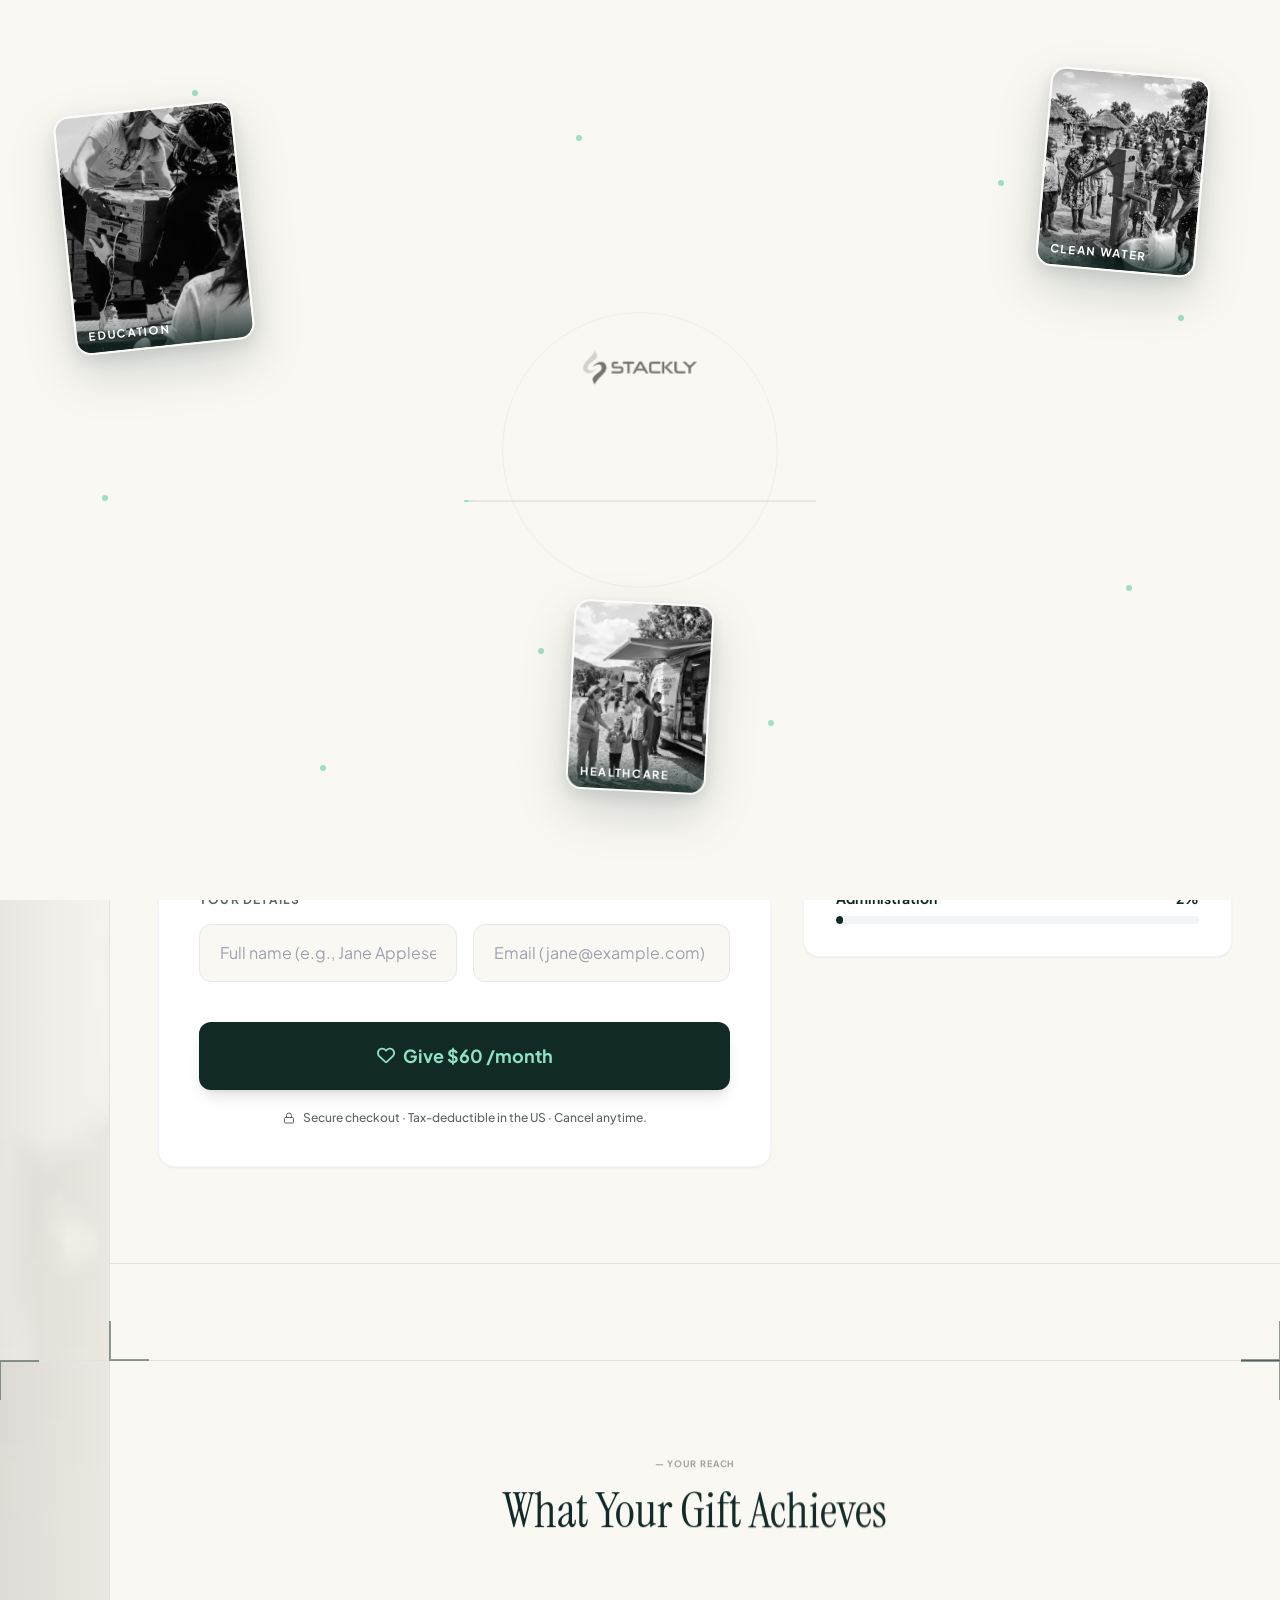
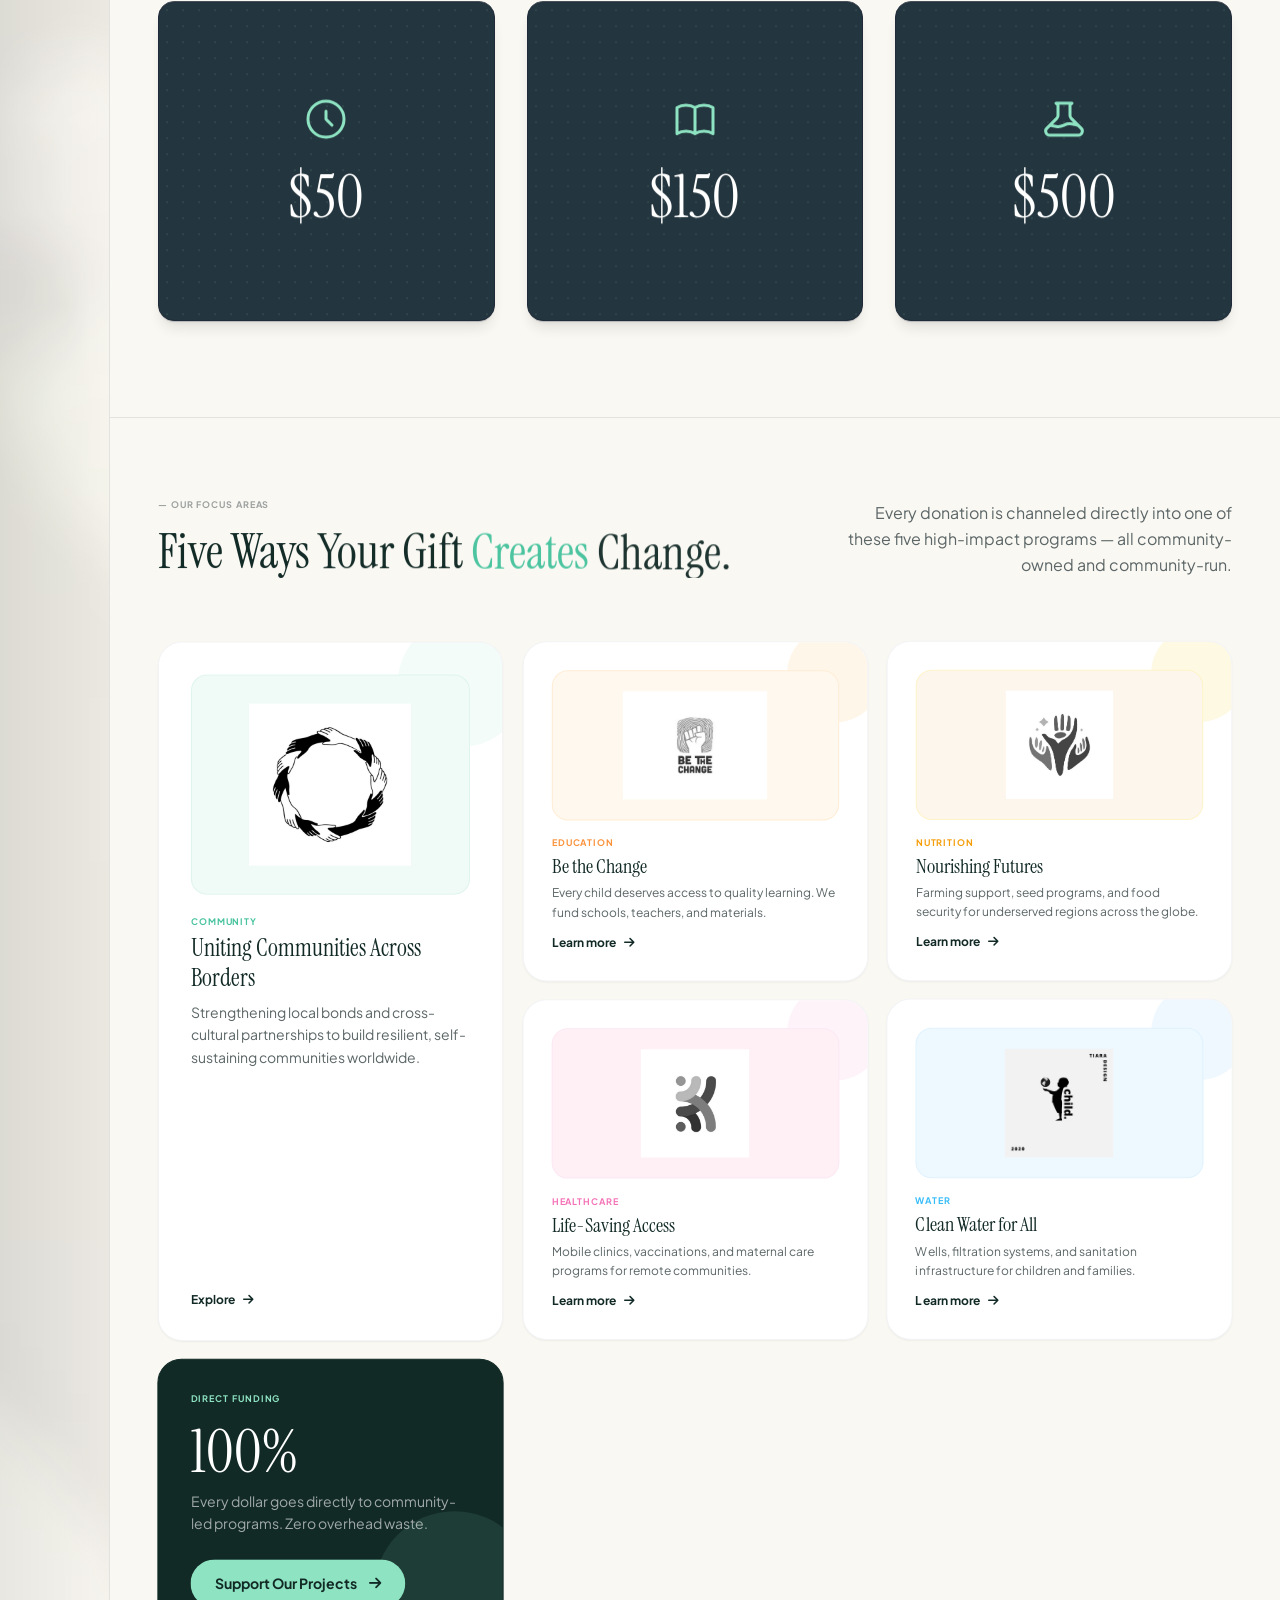
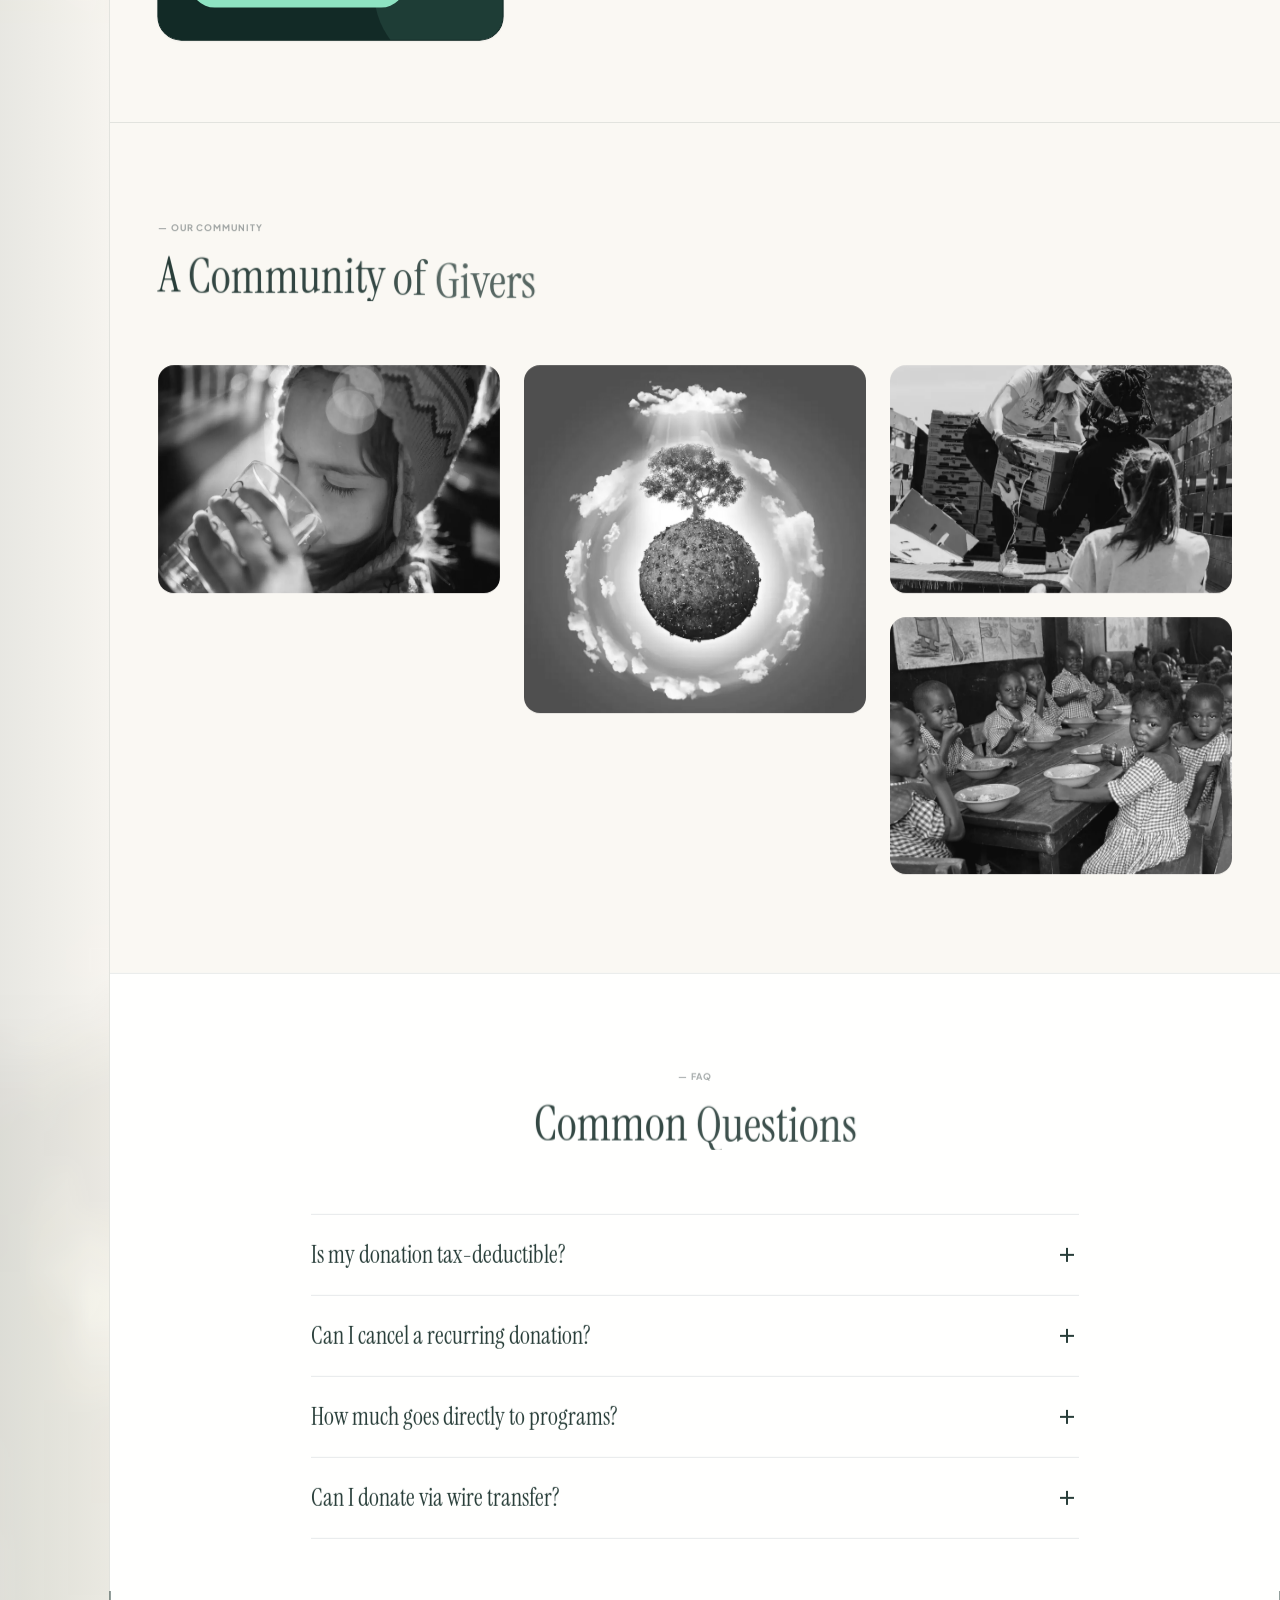
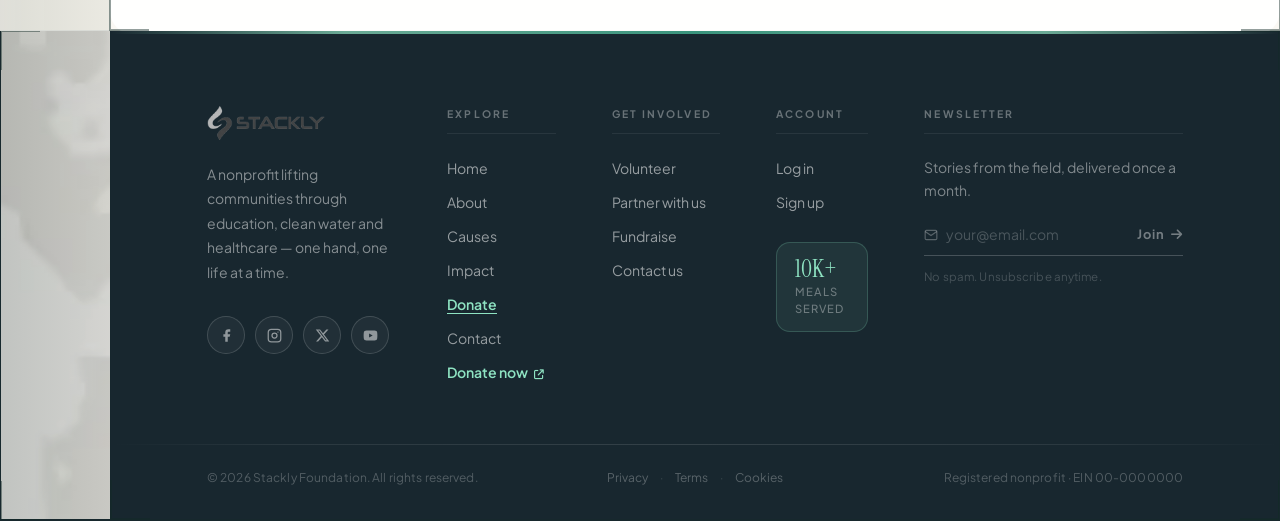
<file: donate.html>
<!DOCTYPE html>
<html lang="en">
<head>
  <meta charset="UTF-8">
  <meta name="viewport" content="width=device-width, initial-scale=1.0">
  <title>STACKLY — Donate</title>
  <!-- SEO Meta Tags -->
  <meta name="description" content="Your gift, stacked with theirs. Support community-led projects directly with a one-time or monthly donation.">
  
  <!-- Tailwind CSS CDN -->
  <script src="libs/tailwind.min.js"></script>
  <script>
    tailwind.config = {
      theme: {
        extend: {
          colors: {
            'cream-bg': '#FAF8F3',
            'primary-dark': '#122A26',
            'primary-dark-hover': '#1b3d37',
            'mint-green': '#8EE3C2',
            'mint-green-dark': '#48C39E',
            'text-muted': '#5C6667',
          },
          fontFamily: {
            serif: ['Instrument Serif', 'serif'],
            sans: ['Plus Jakarta Sans', 'sans-serif'],
          }
        }
      }
    }
  </script>

  <!-- Global Stylesheet -->
  <link rel="stylesheet" href="https://cdnjs.cloudflare.com/ajax/libs/font-awesome/6.4.0/css/all.min.css">
  <link rel="stylesheet" href="css/style.css?v=1.3.2">

  <!-- Inline Stylesheet overrides for Page Frame and Animations -->
  <style>
    body {
      background-color: #FAF8F3;
      color: #122A26;
      font-family: 'Plus Jakarta Sans', sans-serif;
      overflow-x: hidden;
      margin: 0;
      padding: 0;
    }

    /* 3D Word wrapper reveal */
    .word-wrap {
      display: inline-block;
      overflow: hidden;
      vertical-align: bottom;
      padding-bottom: 0.05em;
      margin-left: -6px;
      margin-right: -6px;
    }
    
    .word-inner {
      display: inline-block;
      transform-origin: 50% 100%;
    }
    
    /* Remove number input arrows */
    input[type=number]::-webkit-inner-spin-button, 
    input[type=number]::-webkit-outer-spin-button { 
      -webkit-appearance: none; 
      margin: 0; 
    }
    input[type=number] {
      -moz-appearance: textfield;
    }

    /* Flip Card 3D Setup */
    .flip-card {
      perspective: 1000px;
    }
    .flip-card-inner {
      position: relative;
      width: 100%;
      height: 100%;
      transition: transform 0.6s cubic-bezier(0.4, 0, 0.2, 1);
      transform-style: preserve-3d;
    }
    .flip-card:hover .flip-card-inner, .flip-card.active .flip-card-inner {
      transform: rotateY(180deg);
    }
    .flip-card-front, .flip-card-back {
      position: absolute;
      top: 0;
      left: 0;
      width: 100%;
      height: 100%;
      -webkit-backface-visibility: hidden;
      backface-visibility: hidden;
      border-radius: 1rem;
    }
    .flip-card-back {
      transform: rotateY(180deg);
    }
    
    /* Accordion overflow */
    .accordion-content {
      overflow: hidden;
    }

  </style>
</head>
<body>

  <!-- Premium Cinematic Preloader -->
  <div id="preloader" aria-label="Loading STACKLY" aria-live="polite">

    <!-- 3-Panel curtains for cinematic wipe exit -->
    <div class="preloader-curtain curtain-left"></div>
    <div class="preloader-curtain curtain-center"></div>
    <div class="preloader-curtain curtain-right"></div>

    <!-- Animated background particle dots -->
    <div class="preloader-particles" aria-hidden="true">
      <span class="pl-dot"></span><span class="pl-dot"></span><span class="pl-dot"></span>
      <span class="pl-dot"></span><span class="pl-dot"></span><span class="pl-dot"></span>
      <span class="pl-dot"></span><span class="pl-dot"></span><span class="pl-dot"></span>
    </div>

    <!-- Floating NGO image collage -->
    <div class="preloader-collage" aria-hidden="true">
      <div class="pl-img-card pl-img-1">
        <img src="assets/home/f7d62a2697b9a7eb753412e50b2d50a08d241d41.webp" alt="" loading="eager">
        <div class="pl-img-label">Education</div>
      </div>
      <div class="pl-img-card pl-img-2">
        <img src="assets/home/water.webp" alt="" loading="eager">
        <div class="pl-img-label">Clean Water</div>
      </div>
      <div class="pl-img-card pl-img-3">
        <img src="assets/home/clinic.webp" alt="" loading="eager">
        <div class="pl-img-label">Healthcare</div>
      </div>
      <div class="pl-ring"></div>
    </div>

    <!-- Central Brand + Progress content -->
    <div class="preloader-content">
      <div class="preloader-logo-wrapper">
        <img src="assets/logo.webp" alt="STACKLY" class="preloader-logo-img">
      </div>
      <div class="preloader-brand-name" aria-hidden="true">
        <span class="pl-letter">S</span><span class="pl-letter">T</span><span class="pl-letter">A</span><span class="pl-letter">C</span><span class="pl-letter">K</span><span class="pl-letter">L</span><span class="pl-letter">Y</span>
      </div>
      <div class="preloader-tagline">
        <span class="pl-tagline-text">Small hands. Big hope.</span>
      </div>
      <div class="preloader-progress-container">
        <div class="preloader-progress-fill">
          <span class="pl-progress-glow"></span>
        </div>
      </div>
      <div class="preloader-status-wrapper">
        <div class="preloader-status-text">Sowing seeds of hope...</div>
        <div class="preloader-counter">00<span class="pl-percent">%</span></div>
      </div>
    </div>

  </div>

  <!-- Signature Master Framed Container -->

  <div class="master-frame min-h-screen flex flex-col justify-between">

    <!-- Header Section -->
    <header class="site-header">
      <div class="header-container">
        <!-- Logo -->
        <a href="index.html" class="logo-wrapper" id="header-logo-link">
          <img src="assets/logo.webp" alt="STACKLY logo">
        </a>
        
        <!-- Navigation Menu -->
        <nav class="nav-menu-wrapper" aria-label="Main Navigation">
          <ul class="nav-menu">
            <div class="nav-spotlight"></div>
            <li class="nav-item"><a href="index.html" class="nav-link" id="nav-home">Home</a></li>
            <li class="nav-item"><a href="about.html" class="nav-link" id="nav-about">About</a></li>
            <li class="nav-item"><a href="causes.html" class="nav-link" id="nav-causes">Causes</a></li>
            <li class="nav-item"><a href="impact.html" class="nav-link" id="nav-impact">Impact</a></li>
            <li class="nav-item"><a href="donate.html" class="nav-link active" id="nav-donate">Donate</a></li>
            <li class="nav-item"><a href="contact.html" class="nav-link" id="nav-contact">Contact</a></li>
          </ul>
          <!-- Mobile actions -->
          <div class="mobile-actions">
            <a href="login.html" class="login-btn" id="btn-login-mobile">Log in</a>
            <a href="404.html" class="donate-btn-header" id="btn-donate-header-mobile">Donate now</a>
          </div>
        </nav>

        <!-- Hamburger Menu Button -->
        <button class="mobile-nav-toggle" id="mobile-nav-toggle" aria-label="Toggle navigation" aria-expanded="false">
          <span class="hamburger-bar"></span>
          <span class="hamburger-bar"></span>
          <span class="hamburger-bar"></span>
        </button>
        
        <!-- Actions -->
        <div class="header-actions">
          <a href="login.html" class="login-btn" id="btn-login">Log in</a>
          <a href="404.html" class="donate-btn-header" id="btn-donate-header">Donate now</a>
        </div>
      </div>
    </header>

    <!-- Main Content Body -->
    <main class="flex-grow">
      <section class="section-frame-wrapper border-b border-[#122A26]/10 relative" id="donate-hero-section">
        <!-- Left Side Strip -->
        <div class="section-side-strip" aria-hidden="true">
          <img src="assets/home/banner.webp" alt="">
        </div>
        
        <div class="section-frame-content bg-[#FAF8F3]">
          
          <!-- Hero Text Section (Top) -->
          <div class="pt-32 px-4 md:px-12 max-w-4xl" id="hero-text-container">
            <span class="text-[10px] font-bold text-[#5C6667]/70 uppercase tracking-widest font-sans mb-4 block">— GIVE</span>
            <h1 class="font-serif text-5xl md:text-7xl font-normal text-[#122A26] leading-none mb-6 tracking-tight reveal-title" id="donate-hero-title">
              <span class="word-wrap"><span class="word-inner">Your</span></span>
              <span class="word-wrap"><span class="word-inner">gift,</span></span>
              <span class="word-wrap"><span class="word-inner text-[#8EE3C2]">stacked</span></span>
              <span class="word-wrap"><span class="word-inner">with</span></span>
              <span class="word-wrap"><span class="word-inner">theirs.</span></span>
            </h1>
            <p class="font-sans text-lg md:text-xl text-[#5C6667] mb-12 max-w-2xl leading-relaxed">
              Every dollar you give is directed to a specific community-led project. You'll receive quarterly updates showing exactly where it went.
            </p>
          </div>

          <!-- Interactive Donation Form (Split Layout) -->
          <div class="mt-8 mb-24 px-4 md:px-12 pb-24 border-b border-[#122A26]/10">
            <div class="grid grid-cols-1 lg:grid-cols-12 gap-8 items-start form-split-container">
              
              <!-- Left Column: The Form Card (7 cols) -->
              <div class="lg:col-span-7 bg-white rounded-2xl shadow-sm border border-gray-100 p-6 md:p-10 form-card relative z-10">
                
                <!-- Frequency Toggle -->
                <div class="mb-8">
                  <span class="text-xs font-bold text-[#5C6667] uppercase tracking-widest font-sans mb-3 block">FREQUENCY</span>
                  <div class="flex bg-[#FAF8F3] rounded-full p-1 border border-gray-200 shadow-inner">
                    <button class="flex-1 py-3 px-4 rounded-full text-sm md:text-base font-bold transition-all duration-300 freq-btn active bg-[#122A26] text-white shadow-md" data-freq="monthly">Monthly (Recommended)</button>
                    <button class="flex-1 py-3 px-4 rounded-full text-sm md:text-base font-bold transition-all duration-300 freq-btn text-[#5C6667] bg-transparent hover:bg-gray-100" data-freq="onetime">One-Time</button>
                  </div>
                </div>

                <!-- Amount Grid -->
                <div class="mb-8">
                  <span class="text-xs font-bold text-[#5C6667] uppercase tracking-widest font-sans mb-3 block">AMOUNT (USD)</span>
                  <div class="grid grid-cols-2 md:grid-cols-4 gap-3">
                    <button class="py-4 md:py-5 rounded-xl text-xl font-serif transition-colors duration-300 amount-btn bg-[#FAF8F3] text-[#122A26] border border-gray-200 hover:border-[#8EE3C2]" data-amount="30">$30</button>
                    <button class="py-4 md:py-5 rounded-xl text-xl font-serif transition-colors duration-300 amount-btn active bg-[#122A26] text-white border border-[#122A26]" data-amount="60">$60</button>
                    <button class="py-4 md:py-5 rounded-xl text-xl font-serif transition-colors duration-300 amount-btn bg-[#FAF8F3] text-[#122A26] border border-gray-200 hover:border-[#8EE3C2]" data-amount="120">$120</button>
                    <button class="py-4 md:py-5 rounded-xl text-xl font-serif transition-colors duration-300 amount-btn bg-[#FAF8F3] text-[#122A26] border border-gray-200 hover:border-[#8EE3C2]" data-amount="250">$250</button>
                  </div>
                </div>
                
                <!-- Custom Amount -->
                <div class="mb-10">
                  <div class="relative">
                    <span class="absolute left-5 top-1/2 -translate-y-1/2 text-[#5C6667] font-serif text-2xl mt-[2px]">$</span>
                    <input type="number" id="custom-amount" placeholder="Other amount" class="w-full bg-[#FAF8F3] border border-gray-200 rounded-xl py-5 pl-12 pr-4 text-[#122A26] text-lg font-sans outline-none focus:border-[#8EE3C2] transition-colors appearance-none">
                  </div>
                </div>

                <!-- Personal Info -->
                <div class="mb-10 pt-8 border-t border-gray-100">
                   <span class="text-xs font-bold text-[#5C6667] uppercase tracking-widest font-sans mb-4 block">YOUR DETAILS</span>
                   <div class="grid grid-cols-1 md:grid-cols-2 gap-4">
                     <input type="text" placeholder="Full name (e.g., Jane Appleseed)" class="w-full bg-[#FAF8F3] border border-gray-200 rounded-xl py-4 px-5 text-[#122A26] font-sans outline-none focus:border-[#8EE3C2] transition-colors" required>
                     <input type="email" placeholder="Email (jane@example.com)" class="w-full bg-[#FAF8F3] border border-gray-200 rounded-xl py-4 px-5 text-[#122A26] font-sans outline-none focus:border-[#8EE3C2] transition-colors" required>
                   </div>
                </div>

                <!-- Submit Button -->
                <button id="submit-donation-btn" class="w-full bg-[#122A26] text-[#8EE3C2] hover:bg-[#1b3d37] hover:text-white transition-all duration-300 font-sans font-bold py-5 rounded-xl shadow-lg text-lg flex justify-center items-center gap-2 transform hover:-translate-y-1">
                  <i class="fa-regular fa-heart"></i> Give $60 /month
                </button>
                
                <p class="text-center text-xs text-[#5C6667] mt-5 font-sans font-medium flex justify-center items-center gap-2">
                  <svg width="12" height="12" viewBox="0 0 24 24" fill="none" stroke="currentColor" stroke-width="2" stroke-linecap="round" stroke-linejoin="round"><rect x="3" y="11" width="18" height="11" rx="2" ry="2"></rect><path d="M7 11V7a5 5 0 0 1 10 0v4"></path></svg>
                  Secure checkout · Tax-deductible in the US · Cancel anytime.
                </p>
              </div>

              <!-- Right Column: Impact Cards (5 cols) -->
              <div class="lg:col-span-5 flex flex-col gap-6 info-cards">
                
                <!-- Top Card: What it does -->
                <div class="bg-[#dcf3e1] rounded-2xl p-8 relative overflow-hidden h-full flex flex-col justify-center min-h-[220px]">
                  <div class="absolute inset-0 opacity-10 pointer-events-none" style="background-image: radial-gradient(circle, #122A26 1.5px, transparent 1.5px); background-size: 20px 20px;"></div>
                  <div class="relative z-10 impact-content-wrapper">
                    <h3 class="font-serif text-3xl text-[#122A26] mb-6" id="impact-heading">What $60 /month does</h3>
                    <ul class="flex flex-col gap-4 font-sans text-[15px] leading-relaxed text-[#122A26]" id="impact-list">
                      <li class="flex gap-3 items-start">
                        <span class="text-[#48C39E] font-bold text-lg mt-[-2px]"><i class="fa-solid fa-check text-sm"></i></span>
                        <span>Feeds one child at school for two months.</span>
                      </li>
                      <li class="flex gap-3 items-start">
                        <span class="text-[#48C39E] font-bold text-lg mt-[-2px]"><i class="fa-solid fa-check text-sm"></i></span>
                        <span>Vaccinates 12 children.</span>
                      </li>
                    </ul>
                  </div>
                </div>

                <!-- Bottom Card: Where it goes -->
                <div class="bg-white rounded-2xl p-8 shadow-sm border border-gray-100">
                  <span class="text-[10px] font-bold text-[#5C6667] uppercase tracking-widest font-sans mb-6 block">WHERE IT GOES</span>
                  
                  <div class="flex flex-col gap-5">
                    <div class="flex flex-col gap-2">
                      <div class="flex justify-between text-sm font-bold text-[#122A26]"><span>Programs</span><span>92%</span></div>
                      <div class="w-full h-2 bg-gray-100 rounded-full overflow-hidden"><div class="h-full bg-[#122A26] rounded-full" style="width: 92%;"></div></div>
                    </div>
                    <div class="flex flex-col gap-2">
                      <div class="flex justify-between text-sm font-bold text-[#122A26]"><span>Community operations</span><span>6%</span></div>
                      <div class="w-full h-2 bg-gray-100 rounded-full overflow-hidden"><div class="h-full bg-[#122A26] rounded-full" style="width: 6%;"></div></div>
                    </div>
                    <div class="flex flex-col gap-2">
                      <div class="flex justify-between text-sm font-bold text-[#122A26]"><span>Administration</span><span>2%</span></div>
                      <div class="w-full h-2 bg-gray-100 rounded-full overflow-hidden"><div class="h-full bg-[#122A26] rounded-full" style="width: 2%;"></div></div>
                    </div>
                  </div>
                </div>

              </div>

            </div>
          </div>

        </div>
      </section>

      <!-- ── EXTENDED DONATE SECTIONS ── -->
      <section class="section-frame-wrapper" style="border-top: none;" id="donate-extended-sections">
        <div class="section-side-strip" aria-hidden="true">
          <img src="assets/home/banner.webp" alt="">
        </div>
        <div class="section-frame-content bg-[#FAF8F3]">
          
          <!-- Section 1: Tangible Impact (Interactive Flip Cards) -->
          <div class="py-24 px-4 md:px-12 advanced-section">
            <div class="text-center mb-16 max-w-2xl mx-auto">
              <span class="text-[9px] font-bold text-[#5C6667]/60 uppercase tracking-widest font-sans mb-4 block">— YOUR REACH</span>
              <h2 class="font-serif text-4xl md:text-5xl font-normal text-[#122A26] mb-6 reveal-title">
                <span class="word-wrap"><span class="word-inner">What</span></span>
                <span class="word-wrap"><span class="word-inner">Your</span></span>
                <span class="word-wrap"><span class="word-inner">Gift</span></span>
                <span class="word-wrap"><span class="word-inner">Achieves</span></span>
              </h2>
            </div>
            
            <div class="grid grid-cols-1 md:grid-cols-3 gap-8 max-w-6xl mx-auto">
              
              <!-- Card 1 ($50) -->
              <div class="flip-card h-80 group cursor-pointer" onclick="this.classList.toggle('active')">
                <div class="flip-card-inner">
                  <div class="flip-card-front bg-[#23353e] flex flex-col items-center justify-center p-8 relative overflow-hidden shadow-lg border border-gray-800">
                    <div class="absolute inset-0 opacity-10 pointer-events-none" style="background-image: radial-gradient(circle, #8EE3C2 1px, transparent 1px); background-size: 16px 16px;"></div>
                    <svg class="w-12 h-12 text-[#8EE3C2] mb-6 relative z-10" fill="none" viewBox="0 0 24 24" stroke="currentColor"><path stroke-linecap="round" stroke-linejoin="round" stroke-width="1.5" d="M12 8v4l3 3m6-3a9 9 0 11-18 0 9 9 0 0118 0z" /></svg>
                    <h3 class="font-serif text-6xl text-white relative z-10">$50</h3>
                  </div>
                  <div class="flip-card-back bg-white p-8 flex flex-col justify-end overflow-hidden border border-gray-200 shadow-lg">
                    <img src="assets/home/1.webp" alt="Impact" class="absolute inset-0 w-full h-full object-cover opacity-20">
                    <div class="relative z-10">
                      <span class="text-[10px] font-bold text-[#48C39E] uppercase tracking-widest font-sans block mb-3">IMPACT</span>
                      <p class="font-sans text-lg text-[#122A26] font-medium leading-tight">Provides clean water for a family of four for one year.</p>
                    </div>
                  </div>
                </div>
              </div>

              <!-- Card 2 ($150) -->
              <div class="flip-card h-80 group cursor-pointer" onclick="this.classList.toggle('active')">
                <div class="flip-card-inner">
                  <div class="flip-card-front bg-[#23353e] flex flex-col items-center justify-center p-8 relative overflow-hidden shadow-lg border border-gray-800">
                    <div class="absolute inset-0 opacity-10 pointer-events-none" style="background-image: radial-gradient(circle, #8EE3C2 1px, transparent 1px); background-size: 16px 16px;"></div>
                    <svg class="w-12 h-12 text-[#8EE3C2] mb-6 relative z-10" fill="none" viewBox="0 0 24 24" stroke="currentColor"><path stroke-linecap="round" stroke-linejoin="round" stroke-width="1.5" d="M12 6.253v13m0-13C10.832 5.477 9.246 5 7.5 5S4.168 5.477 3 6.253v13C4.168 18.477 5.754 18 7.5 18s3.332.477 4.5 1.253m0-13C13.168 5.477 14.754 5 16.5 5c1.747 0 3.332.477 4.5 1.253v13C19.832 18.477 18.247 18 16.5 18c-1.746 0-3.332.477-4.5 1.253" /></svg>
                    <h3 class="font-serif text-6xl text-white relative z-10">$150</h3>
                  </div>
                  <div class="flip-card-back bg-white p-8 flex flex-col justify-end overflow-hidden border border-gray-200 shadow-lg">
                    <img src="assets/home/2.webp" alt="Impact" class="absolute inset-0 w-full h-full object-cover opacity-20">
                    <div class="relative z-10">
                      <span class="text-[10px] font-bold text-[#48C39E] uppercase tracking-widest font-sans block mb-3">IMPACT</span>
                      <p class="font-sans text-lg text-[#122A26] font-medium leading-tight">Funds comprehensive educational materials for an entire classroom.</p>
                    </div>
                  </div>
                </div>
              </div>

              <!-- Card 3 ($500) -->
              <div class="flip-card h-80 group cursor-pointer" onclick="this.classList.toggle('active')">
                <div class="flip-card-inner">
                  <div class="flip-card-front bg-[#23353e] flex flex-col items-center justify-center p-8 relative overflow-hidden shadow-lg border border-gray-800">
                    <div class="absolute inset-0 opacity-10 pointer-events-none" style="background-image: radial-gradient(circle, #8EE3C2 1px, transparent 1px); background-size: 16px 16px;"></div>
                    <svg class="w-12 h-12 text-[#8EE3C2] mb-6 relative z-10" fill="none" viewBox="0 0 24 24" stroke="currentColor"><path stroke-linecap="round" stroke-linejoin="round" stroke-width="1.5" d="M19.428 15.428a2 2 0 00-1.022-.547l-2.387-.477a6 6 0 00-3.86.517l-.318.158a6 6 0 01-3.86.517L6.05 15.21a2 2 0 00-1.806.547M8 4h8l-1 1v5.172a2 2 0 00.586 1.414l5 5c1.26 1.26.367 3.414-1.415 3.414H4.828c-1.782 0-2.674-2.154-1.414-3.414l5-5A2 2 0 009 10.172V5L8 4z" /></svg>
                    <h3 class="font-serif text-6xl text-white relative z-10">$500</h3>
                  </div>
                  <div class="flip-card-back bg-white p-8 flex flex-col justify-end overflow-hidden border border-gray-200 shadow-lg">
                    <img src="assets/home/3.webp" alt="Impact" class="absolute inset-0 w-full h-full object-cover opacity-20">
                    <div class="relative z-10">
                      <span class="text-[10px] font-bold text-[#48C39E] uppercase tracking-widest font-sans block mb-3">IMPACT</span>
                      <p class="font-sans text-lg text-[#122A26] font-medium leading-tight">Equips a rural medical clinic with emergency life-saving supplies.</p>
                    </div>
                  </div>
                </div>
              </div>

            </div>
          </div>

          <!-- Section 2: Our Focus Areas — Premium Icon Card Grid -->
          <div class="w-full border-y border-[#122A26]/10 advanced-section bg-[#FAF8F3] overflow-hidden" id="impact-gallery-section">

            <!-- Section Header -->
            <div class="py-20 px-4 md:px-12">
              <div class="max-w-7xl mx-auto">

                <!-- Top: Title row -->
                <div class="flex flex-col lg:flex-row lg:items-end lg:justify-between gap-8 mb-16">
                  <div class="max-w-xl">
                    <span class="text-[9px] font-bold text-[#5C6667]/60 uppercase tracking-widest font-sans mb-4 block">— OUR FOCUS AREAS</span>
                    <h2 class="font-serif text-4xl md:text-5xl font-normal text-[#122A26] leading-tight reveal-title">
                      <span class="word-wrap"><span class="word-inner">Five Ways</span></span>
                      <span class="word-wrap"><span class="word-inner">Your Gift</span></span>
                      <span class="word-wrap"><span class="word-inner text-[#48C39E]">Creates</span></span>
                      <span class="word-wrap"><span class="word-inner">Change.</span></span>
                    </h2>
                  </div>
                  <p class="font-sans text-base text-[#5C6667] leading-relaxed max-w-sm lg:text-right">
                    Every donation is channeled directly into one of these five high-impact programs — all community-owned and community-run.
                  </p>
                </div>

                <!-- Bento Grid: 5 icon cards + 1 stat card -->
                <div class="grid grid-cols-1 sm:grid-cols-2 lg:grid-cols-3 gap-5 collage-grid">

                  <!-- Card 1: Community (full-height tall card) — hands circle icon -->
                  <a href="404.html" class="collage-card group relative bg-white rounded-3xl border border-gray-100 shadow-sm p-8 flex flex-col gap-5 hover:-translate-y-2 hover:shadow-xl transition-all duration-500 overflow-hidden sm:col-span-2 lg:col-span-1 lg:row-span-2" style="min-height:460px">
                    <div class="absolute -top-6 -right-6 w-32 h-32 rounded-full bg-[#8EE3C2]/10 transition-all duration-700 group-hover:scale-[3] pointer-events-none"></div>
                    <!-- Image box: fixed height, centred, padded -->
                    <div class="relative w-full rounded-2xl bg-[#F0FAF6] border border-[#48C39E]/10 flex items-center justify-center overflow-hidden" style="height:220px; padding:28px;">
                      <img src="images/aa8835678e30bd978ed6bbea248e76ba.webp" alt="Community" style="width:100%;height:100%;object-fit:contain;transition:transform .7s ease;">
                    </div>
                    <div class="relative z-10 flex flex-col flex-1">
                      <span class="text-[9px] font-bold text-[#48C39E] uppercase tracking-widest font-sans mb-1">Community</span>
                      <h3 class="font-serif text-2xl text-[#122A26] font-normal leading-tight mb-2">Uniting Communities Across Borders</h3>
                      <p class="font-sans text-sm text-[#5C6667] leading-relaxed flex-1">Strengthening local bonds and cross-cultural partnerships to build resilient, self-sustaining communities worldwide.</p>
                      <span class="mt-4 inline-flex items-center gap-1 text-xs font-bold text-[#122A26] group-hover:text-[#48C39E] transition-colors">Explore <i class="fa-solid fa-arrow-right ml-1"></i></span>
                    </div>
                  </a>

                  <!-- Card 2: Education -->
                  <a href="404.html" class="collage-card group relative bg-white rounded-3xl border border-gray-100 shadow-sm p-7 flex flex-col gap-4 hover:-translate-y-2 hover:shadow-xl transition-all duration-500 overflow-hidden" style="min-height:200px">
                    <div class="absolute -top-4 -right-4 w-24 h-24 rounded-full bg-orange-100/50 transition-all duration-700 group-hover:scale-[3] pointer-events-none"></div>
                    <div class="relative w-full rounded-2xl bg-[#FFF8EE] border border-orange-100 flex items-center justify-center overflow-hidden" style="height:150px; padding:20px;">
                      <img src="images/1ba12c25dc71a6045a0823abb765646e.webp" alt="Education" style="width:100%;height:100%;object-fit:contain;transition:transform .7s ease;">
                    </div>
                    <div class="relative z-10">
                      <span class="text-[9px] font-bold text-orange-400 uppercase tracking-widest font-sans mb-1 block">Education</span>
                      <h3 class="font-serif text-xl text-[#122A26] font-normal leading-tight mb-1">Be the Change</h3>
                      <p class="font-sans text-xs text-[#5C6667] leading-relaxed">Every child deserves access to quality learning. We fund schools, teachers, and materials.</p>
                      <span class="mt-3 inline-flex items-center gap-1 text-xs font-bold text-[#122A26] group-hover:text-orange-400 transition-colors">Learn more <i class="fa-solid fa-arrow-right ml-1"></i></span>
                    </div>
                  </a>

                  <!-- Card 3: Nutrition -->
                  <a href="404.html" class="collage-card group relative bg-white rounded-3xl border border-gray-100 shadow-sm p-7 flex flex-col gap-4 hover:-translate-y-2 hover:shadow-xl transition-all duration-500 overflow-hidden" style="min-height:200px">
                    <div class="absolute -top-4 -right-4 w-24 h-24 rounded-full bg-amber-100/50 transition-all duration-700 group-hover:scale-[3] pointer-events-none"></div>
                    <div class="relative w-full rounded-2xl bg-[#FDF6ED] border border-amber-100 flex items-center justify-center overflow-hidden" style="height:150px; padding:20px;">
                      <img src="images/e9bc681a23f8d68324a16cb35ec1d1be.webp" alt="Nutrition" style="width:100%;height:100%;object-fit:contain;transition:transform .7s ease;">
                    </div>
                    <div class="relative z-10">
                      <span class="text-[9px] font-bold text-amber-500 uppercase tracking-widest font-sans mb-1 block">Nutrition</span>
                      <h3 class="font-serif text-xl text-[#122A26] font-normal leading-tight mb-1">Nourishing Futures</h3>
                      <p class="font-sans text-xs text-[#5C6667] leading-relaxed">Farming support, seed programs, and food security for underserved regions across the globe.</p>
                      <span class="mt-3 inline-flex items-center gap-1 text-xs font-bold text-[#122A26] group-hover:text-amber-500 transition-colors">Learn more <i class="fa-solid fa-arrow-right ml-1"></i></span>
                    </div>
                  </a>

                  <!-- Card 4: Healthcare -->
                  <a href="404.html" class="collage-card group relative bg-white rounded-3xl border border-gray-100 shadow-sm p-7 flex flex-col gap-4 hover:-translate-y-2 hover:shadow-xl transition-all duration-500 overflow-hidden" style="min-height:200px">
                    <div class="absolute -top-4 -right-4 w-24 h-24 rounded-full bg-pink-100/50 transition-all duration-700 group-hover:scale-[3] pointer-events-none"></div>
                    <div class="relative w-full rounded-2xl bg-[#FFF0F5] border border-pink-100 flex items-center justify-center overflow-hidden" style="height:150px; padding:20px;">
                      <img src="images/e311bafe03fccb2c1069334d39b56d45.webp" alt="Healthcare" style="width:100%;height:100%;object-fit:contain;transition:transform .7s ease;">
                    </div>
                    <div class="relative z-10">
                      <span class="text-[9px] font-bold text-pink-400 uppercase tracking-widest font-sans mb-1 block">Healthcare</span>
                      <h3 class="font-serif text-xl text-[#122A26] font-normal leading-tight mb-1">Life-Saving Access</h3>
                      <p class="font-sans text-xs text-[#5C6667] leading-relaxed">Mobile clinics, vaccinations, and maternal care programs for remote communities.</p>
                      <span class="mt-3 inline-flex items-center gap-1 text-xs font-bold text-[#122A26] group-hover:text-pink-400 transition-colors">Learn more <i class="fa-solid fa-arrow-right ml-1"></i></span>
                    </div>
                  </a>

                  <!-- Card 5: Water -->
                  <a href="404.html" class="collage-card group relative bg-white rounded-3xl border border-gray-100 shadow-sm p-7 flex flex-col gap-4 hover:-translate-y-2 hover:shadow-xl transition-all duration-500 overflow-hidden" style="min-height:200px">
                    <div class="absolute -top-4 -right-4 w-24 h-24 rounded-full bg-sky-100/50 transition-all duration-700 group-hover:scale-[3] pointer-events-none"></div>
                    <div class="relative w-full rounded-2xl bg-[#EEF8FF] border border-sky-100 flex items-center justify-center overflow-hidden" style="height:150px; padding:20px;">
                      <img src="images/a9e9c1b4f68d890fed8821cb3fa0e215.webp" alt="Water" style="width:100%;height:100%;object-fit:contain;transition:transform .7s ease;">
                    </div>
                    <div class="relative z-10">
                      <span class="text-[9px] font-bold text-sky-400 uppercase tracking-widest font-sans mb-1 block">Water</span>
                      <h3 class="font-serif text-xl text-[#122A26] font-normal leading-tight mb-1">Clean Water for All</h3>
                      <p class="font-sans text-xs text-[#5C6667] leading-relaxed">Wells, filtration systems, and sanitation infrastructure for children and families.</p>
                      <span class="mt-3 inline-flex items-center gap-1 text-xs font-bold text-[#122A26] group-hover:text-sky-400 transition-colors">Learn more <i class="fa-solid fa-arrow-right ml-1"></i></span>
                    </div>
                  </a>

                  <!-- Stat/CTA Card -->
                  <div class="collage-card bg-[#122A26] rounded-3xl p-8 flex flex-col justify-between border border-[#122A26] shadow-sm hover:-translate-y-2 hover:shadow-2xl transition-all duration-500 overflow-hidden relative" style="min-height:200px">
                    <div class="absolute -bottom-8 -right-8 w-40 h-40 rounded-full bg-[#8EE3C2]/10 pointer-events-none"></div>
                    <div class="relative z-10">
                      <div class="text-[9px] font-bold text-[#8EE3C2] uppercase tracking-widest font-sans mb-4">Direct Funding</div>
                      <div class="font-serif text-6xl text-white font-normal leading-none mb-2">100%</div>
                      <p class="font-sans text-sm text-white/60 leading-relaxed mb-6">Every dollar goes directly to community-led programs. Zero overhead waste.</p>
                    </div>
                    <a href="404.html" class="relative z-10 inline-flex items-center gap-2 bg-[#8EE3C2] text-[#122A26] font-bold font-sans text-sm py-3.5 px-6 rounded-full hover:bg-white transition-colors duration-300 w-fit">
                      Support Our Projects <i class="fa-solid fa-arrow-right ml-1"></i>
                    </a>
                  </div>

                </div>

              </div>
            </div>
          </div>


          <!-- Section 3: Community of Givers (Hover Masonry) -->
          <div class="py-24 px-4 md:px-12 advanced-section">
            <div class="mb-16">
              <span class="text-[9px] font-bold text-[#5C6667]/60 uppercase tracking-widest font-sans mb-4 block">— OUR COMMUNITY</span>
              <h2 class="font-serif text-4xl md:text-5xl font-normal text-[#122A26] reveal-title">
                <span class="word-wrap"><span class="word-inner">A</span></span>
                <span class="word-wrap"><span class="word-inner">Community</span></span>
                <span class="word-wrap"><span class="word-inner">of</span></span>
                <span class="word-wrap"><span class="word-inner">Givers</span></span>
              </h2>
            </div>
            
            <div class="columns-1 md:columns-2 lg:columns-3 gap-6 space-y-6">
              
              <!-- Image 1 -->
              <div class="relative overflow-hidden rounded-2xl group break-inside-avoid">
                <img src="assets/home/fe2e0855b4bac8a5bc832afa98b18f4a6b06c50e.webp" alt="Donor Community" class="w-full h-auto object-cover grayscale transition-all duration-700 ease-out group-hover:grayscale-0 group-hover:scale-105">
                <div class="absolute bottom-4 left-4 right-4 bg-white/95 backdrop-blur-md rounded-xl p-6 translate-y-12 opacity-0 group-hover:translate-y-0 group-hover:opacity-100 transition-all duration-500 ease-out shadow-lg border border-gray-100">
                  <p class="font-serif text-[22px] text-[#122A26] leading-tight mb-3">"I give because I've seen the results firsthand. The transparency is unmatched."</p>
                  <p class="font-sans text-[10px] font-bold text-[#5C6667] uppercase tracking-widest">— Sarah J.</p>
                </div>
              </div>
              
              <!-- Image 2 -->
              <div class="relative overflow-hidden rounded-2xl group break-inside-avoid">
                <img src="assets/about/2.webp" alt="Donor Community" class="w-full h-auto object-cover grayscale transition-all duration-700 ease-out group-hover:grayscale-0 group-hover:scale-105">
                <div class="absolute bottom-4 left-4 right-4 bg-white/95 backdrop-blur-md rounded-xl p-6 translate-y-12 opacity-0 group-hover:translate-y-0 group-hover:opacity-100 transition-all duration-500 ease-out shadow-lg border border-gray-100">
                  <p class="font-serif text-[22px] text-[#122A26] leading-tight mb-3">"Knowing my monthly gift provides clean water to an entire village brings me joy."</p>
                  <p class="font-sans text-[10px] font-bold text-[#5C6667] uppercase tracking-widest">— Michael T.</p>
                </div>
              </div>

              <!-- Image 3 -->
              <div class="relative overflow-hidden rounded-2xl group break-inside-avoid hidden lg:block">
                <img src="assets/about/f7d62a2697b9a7eb753412e50b2d50a08d241d41.webp" alt="Donor Community" class="w-full h-auto object-cover grayscale transition-all duration-700 ease-out group-hover:grayscale-0 group-hover:scale-105">
                <div class="absolute bottom-4 left-4 right-4 bg-white/95 backdrop-blur-md rounded-xl p-6 translate-y-12 opacity-0 group-hover:translate-y-0 group-hover:opacity-100 transition-all duration-500 ease-out shadow-lg border border-gray-100">
                  <p class="font-serif text-[22px] text-[#122A26] leading-tight mb-3">"This organization doesn't just build infrastructure, they empower locals to maintain it."</p>
                  <p class="font-sans text-[10px] font-bold text-[#5C6667] uppercase tracking-widest">— Elena R.</p>
                </div>
              </div>

              <!-- Image 4 -->
              <div class="relative overflow-hidden rounded-2xl group break-inside-avoid">
                <img src="assets/about/7.webp" alt="Donor Community" class="w-full h-auto object-cover grayscale transition-all duration-700 ease-out group-hover:grayscale-0 group-hover:scale-105">
                <div class="absolute bottom-4 left-4 right-4 bg-white/95 backdrop-blur-md rounded-xl p-6 translate-y-12 opacity-0 group-hover:translate-y-0 group-hover:opacity-100 transition-all duration-500 ease-out shadow-lg border border-gray-100">
                  <p class="font-serif text-[22px] text-[#122A26] leading-tight mb-3">"The quarterly updates show exactly how my corporate match was utilized."</p>
                  <p class="font-sans text-[10px] font-bold text-[#5C6667] uppercase tracking-widest">— David K.</p>
                </div>
              </div>

            </div>
          </div>

          <!-- Section 4: Donor FAQ (GSAP Accordion) -->
          <div class="border-t border-[#122A26]/10 bg-white py-24 px-4 md:px-12 advanced-section rounded-b-3xl">
            <div class="max-w-3xl mx-auto">
              <div class="text-center mb-16">
                <span class="text-[9px] font-bold text-[#5C6667]/60 uppercase tracking-widest font-sans mb-4 block">— FAQ</span>
                <h2 class="font-serif text-4xl md:text-5xl font-normal text-[#122A26] reveal-title">
                  <span class="word-wrap"><span class="word-inner">Common</span></span>
                  <span class="word-wrap"><span class="word-inner">Questions</span></span>
                </h2>
              </div>
              
              <div class="accordion-container flex flex-col border-t border-gray-200">
                
                <!-- FAQ Item 1 -->
                <div class="accordion-item border-b border-gray-200 group">
                  <button class="accordion-header w-full py-6 flex justify-between items-center text-left focus:outline-none">
                    <span class="font-serif text-2xl text-[#122A26] group-hover:text-[#8EE3C2] transition-colors">Is my donation tax-deductible?</span>
                    <div class="accordion-icon w-6 h-6 flex items-center justify-center flex-shrink-0 text-[#122A26]">
                      <svg viewBox="0 0 24 24" fill="none" stroke="currentColor" stroke-width="2"><path d="M12 5v14M5 12h14"/></svg>
                    </div>
                  </button>
                  <div class="accordion-content h-0">
                    <p class="pb-8 font-sans text-[#5C6667] text-base leading-relaxed">
                      Yes. Stackly Foundation is a registered 501(c)(3) nonprofit organization in the United States. All donations are fully tax-deductible to the extent allowed by law. You will receive an automated email receipt immediately after your donation.
                    </p>
                  </div>
                </div>

                <!-- FAQ Item 2 -->
                <div class="accordion-item border-b border-gray-200 group">
                  <button class="accordion-header w-full py-6 flex justify-between items-center text-left focus:outline-none">
                    <span class="font-serif text-2xl text-[#122A26] group-hover:text-[#8EE3C2] transition-colors">Can I cancel a recurring donation?</span>
                    <div class="accordion-icon w-6 h-6 flex items-center justify-center flex-shrink-0 text-[#122A26]">
                      <svg viewBox="0 0 24 24" fill="none" stroke="currentColor" stroke-width="2"><path d="M12 5v14M5 12h14"/></svg>
                    </div>
                  </button>
                  <div class="accordion-content h-0">
                    <p class="pb-8 font-sans text-[#5C6667] text-base leading-relaxed">
                      Absolutely. You have full control over your giving. You can pause, modify, or cancel your monthly donation at any time through our secure donor portal, which you will gain access to upon making your first gift.
                    </p>
                  </div>
                </div>

                <!-- FAQ Item 3 -->
                <div class="accordion-item border-b border-gray-200 group">
                  <button class="accordion-header w-full py-6 flex justify-between items-center text-left focus:outline-none">
                    <span class="font-serif text-2xl text-[#122A26] group-hover:text-[#8EE3C2] transition-colors">How much goes directly to programs?</span>
                    <div class="accordion-icon w-6 h-6 flex items-center justify-center flex-shrink-0 text-[#122A26]">
                      <svg viewBox="0 0 24 24" fill="none" stroke="currentColor" stroke-width="2"><path d="M12 5v14M5 12h14"/></svg>
                    </div>
                  </button>
                  <div class="accordion-content h-0">
                    <p class="pb-8 font-sans text-[#5C6667] text-base leading-relaxed">
                      We are proud to report that 92% of every dollar donated goes directly into funding on-the-ground programs. The remaining 8% covers essential community operations and rigorous financial auditing to ensure transparency.
                    </p>
                  </div>
                </div>

                <!-- FAQ Item 4 -->
                <div class="accordion-item border-b border-gray-200 group">
                  <button class="accordion-header w-full py-6 flex justify-between items-center text-left focus:outline-none">
                    <span class="font-serif text-2xl text-[#122A26] group-hover:text-[#8EE3C2] transition-colors">Can I donate via wire transfer?</span>
                    <div class="accordion-icon w-6 h-6 flex items-center justify-center flex-shrink-0 text-[#122A26]">
                      <svg viewBox="0 0 24 24" fill="none" stroke="currentColor" stroke-width="2"><path d="M12 5v14M5 12h14"/></svg>
                    </div>
                  </button>
                  <div class="accordion-content h-0">
                    <p class="pb-8 font-sans text-[#5C6667] text-base leading-relaxed">
                      Yes, we accept wire transfers, stock donations, and crypto-currency for major gifts. Please contact our partnerships team directly at giving@stackly.org for routing instructions and tax documentation.
                    </p>
                  </div>
                </div>

              </div>
            </div>
          </div>
          
        </div>
      </section>
    </main>
    <!-- Footer Section -->
    <footer class="site-footer" id="site-footer" aria-label="Site Footer">
      <div class="section-frame-wrapper" style="border-top: none;">
        <div class="section-side-strip" aria-hidden="true">
          <img src="assets/home/banner.webp" alt="">
        </div>
        <div class="section-frame-content">
          <div class="footer-top-accent" aria-hidden="true"></div>
          <div class="footer-inner">
            <div class="footer-grid">
              <div class="footer-col footer-col--brand" id="footer-col-1">
                <a href="index.html" class="footer-logo-link" aria-label="Stackly home">
                  <img src="assets/logo.webp" alt="STACKLY" class="footer-logo-img">
                </a>
                <p class="footer-brand-desc">A nonprofit lifting communities through education, clean water and healthcare — one hand, one life at a time.</p>
                <div class="footer-socials">
                  <a href="404.html" class="footer-social-btn" aria-label="Facebook" id="social-fb"><svg width="15" height="15" viewBox="0 0 24 24" fill="currentColor"><path d="M18 2h-3a5 5 0 0 0-5 5v3H7v4h3v8h4v-8h3l1-4h-4V7a1 1 0 0 1 1-1h3z"/></svg></a>
                  <a href="404.html" class="footer-social-btn" aria-label="Instagram" id="social-ig"><svg width="15" height="15" viewBox="0 0 24 24" fill="none" stroke="currentColor" stroke-width="2"><rect x="2" y="2" width="20" height="20" rx="5"/><circle cx="12" cy="12" r="4"/><circle cx="17.5" cy="6.5" r="1" fill="currentColor" stroke="none"/></svg></a>
                  <a href="404.html" class="footer-social-btn" aria-label="Twitter/X" id="social-tw"><svg width="15" height="15" viewBox="0 0 24 24" fill="currentColor"><path d="M18.244 2.25h3.308l-7.227 8.26 8.502 11.24H16.17l-5.214-6.817L4.99 21.75H1.68l7.73-8.835L1.254 2.25H8.08l4.713 6.231zm-1.161 17.52h1.833L7.084 4.126H5.117z"/></svg></a>
                  <a href="404.html" class="footer-social-btn" aria-label="YouTube" id="social-yt"><svg width="15" height="15" viewBox="0 0 24 24" fill="currentColor"><path d="M22.54 6.42a2.78 2.78 0 0 0-1.95-1.96C18.88 4 12 4 12 4s-6.88 0-8.59.46a2.78 2.78 0 0 0-1.95 1.96A29 29 0 0 0 1 12a29 29 0 0 0 .46 5.58A2.78 2.78 0 0 0 3.41 19.6C5.12 20 12 20 12 20s6.88 0 8.59-.46a2.78 2.78 0 0 0 1.95-1.95A29 29 0 0 0 23 12a29 29 0 0 0-.46-5.58zM9.75 15.02V8.98L15.5 12z"/></svg></a>
                </div>
              </div>
              <div class="footer-col" id="footer-col-2">
                <h4 class="footer-col-heading">EXPLORE</h4>
                <ul class="footer-link-list">
                  <li><a href="index.html" class="footer-link"><span>Home</span></a></li>
                  <li><a href="about.html" class="footer-link"><span>About</span></a></li>
                  <li><a href="causes.html" class="footer-link"><span>Causes</span></a></li>
                  <li><a href="impact.html" class="footer-link"><span>Impact</span></a></li>
                  <li><a href="donate.html" class="footer-link"><span>Donate</span></a></li>
                  <li><a href="contact.html" class="footer-link"><span>Contact</span></a></li>
                  <li><a href="404.html" class="footer-link footer-link--highlight"><span>Donate now <i class="fa-solid fa-arrow-up-right-from-square text-[10px] ml-1"></i></span></a></li>
                </ul>
              </div>
              <div class="footer-col" id="footer-col-3">
                <h4 class="footer-col-heading">GET INVOLVED</h4>
                <ul class="footer-link-list">
                  <li><a href="404.html" class="footer-link"><span>Volunteer</span></a></li>
                  <li><a href="404.html" class="footer-link"><span>Partner with us</span></a></li>
                  <li><a href="404.html" class="footer-link"><span>Fundraise</span></a></li>
                  <li><a href="404.html" class="footer-link"><span>Contact us</span></a></li>
                </ul>
              </div>
              <div class="footer-col" id="footer-col-4">
                <h4 class="footer-col-heading">ACCOUNT</h4>
                <ul class="footer-link-list">
                  <li><a href="login.html" class="footer-link"><span>Log in</span></a></li>
                  <li><a href="login.html#signup" class="footer-link"><span>Sign up</span></a></li>
                </ul>
                <div class="footer-stat-chip">
                  <span class="footer-stat-num">10K+</span>
                  <span class="footer-stat-lbl">Meals served</span>
                </div>
              </div>
              <div class="footer-col footer-col--newsletter" id="footer-col-5">
                <h4 class="footer-col-heading">NEWSLETTER</h4>
                <p class="footer-newsletter-desc">Stories from the field, delivered once a month.</p>
                <form class="footer-newsletter-form" onsubmit="return false;" aria-label="Newsletter signup">
                  <div class="footer-newsletter-field">
                    <svg class="footer-input-icon" width="14" height="14" viewBox="0 0 24 24" fill="none" stroke="currentColor" stroke-width="2"><path d="M4 4h16c1.1 0 2 .9 2 2v12c0 1.1-.9 2-2 2H4c-1.1 0-2-.9-2-2V6c0-1.1.9-2 2-2z"/><polyline points="22,6 12,13 2,6"/></svg>
                    <input type="email" id="footer-email-input" class="footer-email-input" placeholder="your@email.com" aria-label="Your email">
                    <button type="submit" class="footer-join-btn" id="footer-join-btn" aria-label="Subscribe">Join <i class="fa-solid fa-arrow-right ml-1"></i></button>
                  </div>
                </form>
                <p class="footer-privacy-note">No spam. Unsubscribe anytime.</p>
              </div>
            </div>
            <div class="footer-divider" aria-hidden="true"></div>
            <div class="footer-bottom" id="footer-bottom">
              <div class="footer-bottom-left"><span class="footer-copyright">&copy; 2026 Stackly Foundation. All rights reserved.</span></div>
              <div class="footer-bottom-center">
                <a href="404.html" class="footer-bottom-link">Privacy</a><span class="footer-bottom-sep">&#183;</span>
                <a href="404.html" class="footer-bottom-link">Terms</a><span class="footer-bottom-sep">&#183;</span>
                <a href="404.html" class="footer-bottom-link">Cookies</a>
              </div>
              <div class="footer-bottom-right"><span class="footer-ein">Registered nonprofit &#183; EIN 00-0000000</span></div>
            </div>
          </div>
        </div>
      </div>
    </footer>
  </div>

  <!-- JS Libraries (self-hosted) -->
  <script src="libs/gsap.min.js"></script>
  <script src="libs/ScrollTrigger.min.js"></script>
  <script src="libs/lenis.min.js"></script>
  <script src="js/preloader.js?v=1.3.2"></script>

  <!-- Custom Page Scripts & Animations -->
  <script>
    document.addEventListener('DOMContentLoaded', () => {
      // Check for preloader overlay
      const preloader = document.getElementById('preloader');
      const hasPreloader = preloader !== null;

      if (hasPreloader) {
        document.body.style.overflow = 'hidden';
      }

      // 1. Initialize Lenis Smooth Scrolling
      let lenis;
      if (typeof Lenis !== 'undefined') {
        lenis = new Lenis({
          duration: 1.4,
          easing: (t) => Math.min(1, 1.001 - Math.pow(2, -10 * t)),
          direction: 'vertical',
          gestureDirection: 'vertical',
          smooth: true,
          mouseMultiplier: 1.0,
          smoothTouch: false,
          touchMultiplier: 2,
          infinite: false,
        });
        lenis.on('scroll', () => { if (typeof ScrollTrigger !== 'undefined') ScrollTrigger.update(); });
        gsap.ticker.add((time) => { lenis.raf(time * 1000); });
        gsap.ticker.lagSmoothing(0);

        if (hasPreloader) {
          lenis.stop();
        }
      }
      if (typeof ScrollTrigger !== 'undefined') {
        gsap.registerPlugin(ScrollTrigger);
      }

      // 2. Global Header/Footer Functions
      initNavSpotlight();
      initStickyHeader();
      initMobileMenu();
      initFooterNewsletter();

      // Wrap animations in a gsap.context()
      const ctx = gsap.context(() => {
        
        // 3. GSAP Hero Entrance Animations
        const tl = gsap.timeline({
          paused: hasPreloader,
          defaults: { ease: 'power4.out', duration: 1.2 }
        });

        // Run preloader if present
        if (hasPreloader) {
          runPreloader(preloader, tl, lenis);
        }

        tl.from('header.site-header', { y: -30, opacity: 0, duration: 1.0, ease: 'power3.out' });
        tl.from('#donate-hero-title .word-inner', {
          rotationX: -45, y: 50, opacity: 0, stagger: 0.08, duration: 1.2, ease: 'power3.out'
        }, '-=0.6');
        tl.from('#hero-text-container p, #hero-text-container > span', {
          y: 20, opacity: 0, stagger: 0.1, duration: 1.0, ease: 'power3.out'
        }, '-=0.8');

        // 4. Form and Impact Cards Reveal on Scroll
        const formTl = gsap.timeline({
          scrollTrigger: {
            trigger: ".form-split-container",
            start: "top 80%"
          }
        });
        formTl.from(".form-card", { y: 60, opacity: 0, duration: 1.0, ease: "power3.out" })
              .from(".info-cards > div", { y: 60, opacity: 0, stagger: 0.2, duration: 1.0, ease: "power3.out" }, "-=0.7");


        // 5. Interactive Form Logic
        const state = { frequency: 'monthly', amount: 60 };
        const impactData = {
          monthly: {
            30: ["Provides 2 weeks of clean water to a family.", "Supports a child's school meals for a week."],
            60: ["Feeds one child at school for two months.", "Vaccinates 12 children."],
            120: ["Funds a community well operation for a month.", "Supplies textbooks for an entire classroom."],
            250: ["Trains 5 new community health workers.", "Equips a rural clinic with essential medicines for a month."],
            custom: ["Empowers community-led initiatives where it's needed most.", "Provides flexible funding for urgent global projects."]
          },
          onetime: {
            30: ["Provides 2 days of emergency rations for a family.", "Supplies a basic hygiene kit."],
            60: ["Buys seeds and tools for a family farm.", "Provides safe birth kits for 3 mothers."],
            120: ["Installs a family-sized water filter.", "Funds a semester of education for one child."],
            250: ["Purchases a wheelchair for a community member.", "Builds a sanitary latrine for a household."],
            custom: ["Directly impacts our most urgent global needs.", "Allocated 100% to on-the-ground project execution."]
          }
        };

        const freqBtns = document.querySelectorAll('.freq-btn');
        const amountBtns = document.querySelectorAll('.amount-btn');
        const customInput = document.getElementById('custom-amount');
        const submitBtn = document.getElementById('submit-donation-btn');
        const impactHeading = document.getElementById('impact-heading');
        const impactList = document.getElementById('impact-list');
        const impactWrapper = document.querySelector('.impact-content-wrapper');

        function updateUI() {
          // Update frequency toggle buttons
          freqBtns.forEach(btn => {
            if (btn.dataset.freq === state.frequency) {
              btn.classList.add('bg-[#122A26]', 'text-white', 'active', 'shadow-md');
              btn.classList.remove('text-[#5C6667]', 'bg-transparent', 'hover:bg-gray-100');
            } else {
              btn.classList.remove('bg-[#122A26]', 'text-white', 'active', 'shadow-md');
              btn.classList.add('text-[#5C6667]', 'bg-transparent', 'hover:bg-gray-100');
            }
          });

          // Update amount grid buttons
          amountBtns.forEach(btn => {
            if (parseInt(btn.dataset.amount) === state.amount && !customInput.value) {
              btn.classList.add('bg-[#122A26]', 'text-white', 'border-[#122A26]', 'active');
              btn.classList.remove('bg-[#FAF8F3]', 'text-[#122A26]', 'border-gray-200');
            } else {
              btn.classList.remove('bg-[#122A26]', 'text-white', 'border-[#122A26]', 'active');
              btn.classList.add('bg-[#FAF8F3]', 'text-[#122A26]', 'border-gray-200');
            }
          });

          // Update Submit Button text dynamically
          const freqText = state.frequency === 'monthly' ? '/month' : 'once';
          const displayAmount = customInput.value ? customInput.value : state.amount;
          submitBtn.innerHTML = `<i class="fa-regular fa-heart"></i> Give $${displayAmount} ${freqText}`;

          // Fetch dynamic impact content
          let currentKey = [30, 60, 120, 250].includes(parseInt(displayAmount)) && !customInput.value ? displayAmount : 'custom';
          const statements = impactData[state.frequency][currentKey];
          const newHeading = state.frequency === 'monthly' ? `What $${displayAmount} /month does` : `What a one-time $${displayAmount} gift does`;

          // GSAP cross-fade update for the impact text to prevent jarring layout shifts
          gsap.to(impactWrapper, {
            opacity: 0,
            y: -8,
            duration: 0.2,
            onComplete: () => {
              impactHeading.textContent = newHeading;
              impactList.innerHTML = statements.map(str => `
                <li class="flex gap-3 items-start">
                  <span class="text-[#48C39E] font-bold text-lg mt-[-2px]"><i class="fa-solid fa-check text-sm"></i></span>
                  <span>${str}</span>
                </li>
              `).join('');
              gsap.to(impactWrapper, { opacity: 1, y: 0, duration: 0.3 });
            }
          });
        }

        // Attach event listeners
        freqBtns.forEach(btn => {
          btn.addEventListener('click', (e) => {
            e.preventDefault();
            state.frequency = btn.dataset.freq;
            updateUI();
          });
        });

        amountBtns.forEach(btn => {
          btn.addEventListener('click', (e) => {
            e.preventDefault();
            state.amount = parseInt(btn.dataset.amount);
            customInput.value = ''; // clear custom
            updateUI();
          });
        });

        customInput.addEventListener('input', (e) => {
          if (e.target.value) {
            state.amount = parseInt(e.target.value);
          } else {
            state.amount = 60; // fallback to default if empty
          }
          updateUI();
        });

        submitBtn.addEventListener('click', (e) => {
          e.preventDefault();

          // Validate required personal detail fields
          const formCard    = submitBtn.closest('.form-card');
          const nameInput   = formCard.querySelector('input[type="text"]');
          const emailInput  = formCard.querySelector('input[type="email"]');
          const emailRegex  = /^[^\s@]+@[^\s@]+\.[^\s@]+$/;
          let valid = true;

          [nameInput, emailInput].forEach(inp => {
            if (!inp) return;
            const bad = !inp.value.trim() || (inp.type === 'email' && !emailRegex.test(inp.value));
            if (bad) {
              inp.classList.add('border-red-400', 'bg-red-50');
              inp.addEventListener('input', () => inp.classList.remove('border-red-400', 'bg-red-50'), { once: true });
              valid = false;
            }
          });

          if (!valid) {
            const orig = submitBtn.innerHTML;
            submitBtn.innerHTML = '&#x26A0; Please fill all fields';
            submitBtn.classList.add('bg-red-500');
            submitBtn.classList.remove('bg-[#122A26]');
            setTimeout(() => {
              submitBtn.innerHTML = orig;
              submitBtn.classList.remove('bg-red-500');
              submitBtn.classList.add('bg-[#122A26]');
            }, 2200);
            return;
          }

          // All valid — show processing then redirect to 404
          submitBtn.innerHTML = '<span class="opacity-50">Processing...</span>';
          submitBtn.style.pointerEvents = 'none';
          setTimeout(() => {
            submitBtn.innerHTML = '&#x2713; Thank you! Redirecting...';
            submitBtn.classList.replace('bg-[#122A26]', 'bg-[#48C39E]');
            setTimeout(() => { window.location.href = '404.html'; }, 1000);
          }, 800);
        });

        // 6. GSAP Infinite Marquee
        const marqueeWrappers = document.querySelectorAll('.marquee-wrapper');
        marqueeWrappers.forEach(wrapper => {
          const contents = wrapper.querySelectorAll('.marquee-content');
          gsap.to(contents, {
            xPercent: -100,
            repeat: -1,
            duration: 18,
            ease: "none",
          });
        });

        // 7. Advanced Sections Entrance & Text Animations
        gsap.utils.toArray('#donate-extended-sections .reveal-title').forEach((title) => {
          gsap.from(title.querySelectorAll('.word-inner'), {
            rotationX: -45,
            y: 30,
            opacity: 0,
            stagger: 0.08,
            duration: 1.0,
            ease: 'power3.out',
            scrollTrigger: {
              trigger: title,
              start: 'top 85%'
            }
          });
        });

        gsap.utils.toArray('#donate-extended-sections .advanced-section').forEach((section) => {
          // Skip the focus areas gallery — cards have individual animations
          if (section.id === 'impact-gallery-section') return;
          gsap.from(section, {
            y: 50,
            opacity: 0,
            duration: 1.2,
            ease: 'power3.out',
            scrollTrigger: {
              trigger: section,
              start: 'top 85%'
            }
          });
        });

        // Collage grid cards — each card gets its own ScrollTrigger
        // so cards never get stuck at opacity:0 because they were off-screen
        document.querySelectorAll('.collage-card').forEach((card, i) => {
          gsap.set(card, { opacity: 1, y: 0, scale: 1 }); // ensure visible by default
          gsap.from(card, {
            scale: 0.93,
            y: 36,
            opacity: 0,
            duration: 0.85,
            delay: i * 0.04,
            ease: 'back.out(1.3)',
            clearProps: 'all',
            scrollTrigger: {
              trigger: card,
              start: 'top 92%',
              once: true,
            }
          });
        });

        // 8. GSAP Accordion Logic
        const accordionItems = document.querySelectorAll('.accordion-item');
        accordionItems.forEach(item => {
          const header = item.querySelector('.accordion-header');
          const content = item.querySelector('.accordion-content');
          const icon = item.querySelector('.accordion-icon');
          
          header.addEventListener('click', () => {
            const isOpen = item.classList.contains('is-open');
            
            // Close all other items
            accordionItems.forEach(otherItem => {
              if (otherItem !== item && otherItem.classList.contains('is-open')) {
                otherItem.classList.remove('is-open');
                const otherContent = otherItem.querySelector('.accordion-content');
                const otherIcon = otherItem.querySelector('.accordion-icon');
                gsap.to(otherContent, { height: 0, duration: 0.4, ease: "power3.out" });
                gsap.to(otherIcon, { rotation: 0, duration: 0.4, ease: "power3.out" });
              }
            });
            
            // Toggle current item
            if (!isOpen) {
              item.classList.add('is-open');
              // Auto height hack in GSAP
              gsap.set(content, { height: "auto" });
              const fullHeight = content.clientHeight;
              gsap.set(content, { height: 0 });
              gsap.to(content, { height: fullHeight, duration: 0.4, ease: "power3.out", onComplete: () => gsap.set(content, { height: "auto" }) });
              gsap.to(icon, { rotation: 45, duration: 0.4, ease: "power3.out" });
            } else {
              item.classList.remove('is-open');
              gsap.to(content, { height: 0, duration: 0.4, ease: "power3.out" });
              gsap.to(icon, { rotation: 0, duration: 0.4, ease: "power3.out" });
            }
          });
        });

      });
    });

    /* ── Utilities from index.html ── */
    function initNavSpotlight() {
      const navMenu  = document.querySelector('.nav-menu');
      const navLinks = document.querySelectorAll('.nav-link');
      const spotlight = document.querySelector('.nav-spotlight');
      if (!navMenu || !navLinks.length || !spotlight) return;

      const activeLink = navMenu.querySelector('.nav-link.active');

      function updateSpotlight(link) {
        if (!link) {
          spotlight.style.opacity = '0';
          return;
        }
        const linkRect = link.getBoundingClientRect();
        const menuRect = navMenu.getBoundingClientRect();
        spotlight.style.width   = `${linkRect.width}px`;
        spotlight.style.left    = `${linkRect.left - menuRect.left}px`;
        spotlight.style.opacity = '1';
      }

      // Set initial position based on active page link
      if (activeLink) {
        setTimeout(() => updateSpotlight(activeLink), 150);
      }

      navLinks.forEach(link => {
        link.addEventListener('mouseenter', e => {
          updateSpotlight(e.target);
        });
      });

      navMenu.addEventListener('mouseleave', () => {
        if (activeLink) {
          updateSpotlight(activeLink);
        } else {
          spotlight.style.opacity = '0';
        }
      });

      window.addEventListener('resize', () => {
        const currentActive = navMenu.querySelector('.nav-link.active');
        if (currentActive) {
          updateSpotlight(currentActive);
        }
      });
    }

    function initStickyHeader() {
      const header = document.querySelector('header.site-header');
      if (!header) return;
      const handle = () => header.classList.toggle('scrolled', window.scrollY > 40);
      window.addEventListener('scroll', handle);
      handle();
    }

    function initMobileMenu() {
      const toggleBtn = document.getElementById('mobile-nav-toggle');
      const navWrapper = document.querySelector('.nav-menu-wrapper');
      if (!toggleBtn || !navWrapper) return;
      toggleBtn.addEventListener('click', (e) => {
        e.stopPropagation();
        const isActive = document.body.classList.contains('mobile-menu-active');
        if (isActive) {
          document.body.classList.remove('mobile-menu-active');
          toggleBtn.setAttribute('aria-expanded', 'false');
        } else {
          document.body.classList.add('mobile-menu-active');
          toggleBtn.setAttribute('aria-expanded', 'true');
        }
      });
      document.addEventListener('click', (e) => {
        const isActive = document.body.classList.contains('mobile-menu-active');
        if (isActive && !navWrapper.contains(e.target) && !toggleBtn.contains(e.target)) {
          document.body.classList.remove('mobile-menu-active');
          toggleBtn.setAttribute('aria-expanded', 'false');
        }
      });
    }

    function initFooterNewsletter() {
      const footer = document.getElementById('site-footer');
      if (!footer) return;
      const form  = footer.querySelector('.footer-newsletter-form');
      const input = footer.querySelector('.footer-email-input');
      const btn   = footer.querySelector('.footer-join-btn');
      if (form && input && btn) {
        form.addEventListener('submit', (e) => {
          e.preventDefault();
          const emailRegex = /^[^\s@]+@[^\s@]+\.[^\s@]+$/;
          if (!input.value.trim() || !emailRegex.test(input.value)) {
            input.style.borderColor = '#f87171';
            const origPh = input.placeholder;
            input.placeholder = 'Enter a valid email first';
            input.addEventListener('input', () => {
              input.style.borderColor = '';
              input.placeholder = origPh;
            }, { once: true });
            return;
          }
          btn.innerHTML = '<i class="fa-solid fa-check"></i>';
          btn.style.color = '#8EE3C2';
          btn.style.pointerEvents = 'none';
          if (typeof gsap !== 'undefined') {
            gsap.fromTo(btn, { scale: 0.8 }, { scale: 1, duration: 0.4, ease: 'back.out(1.5)' });
          }
          setTimeout(() => { window.location.href = '404.html'; }, 800);
        });
      }
    }
  </script>
</body>
</html>
</file>
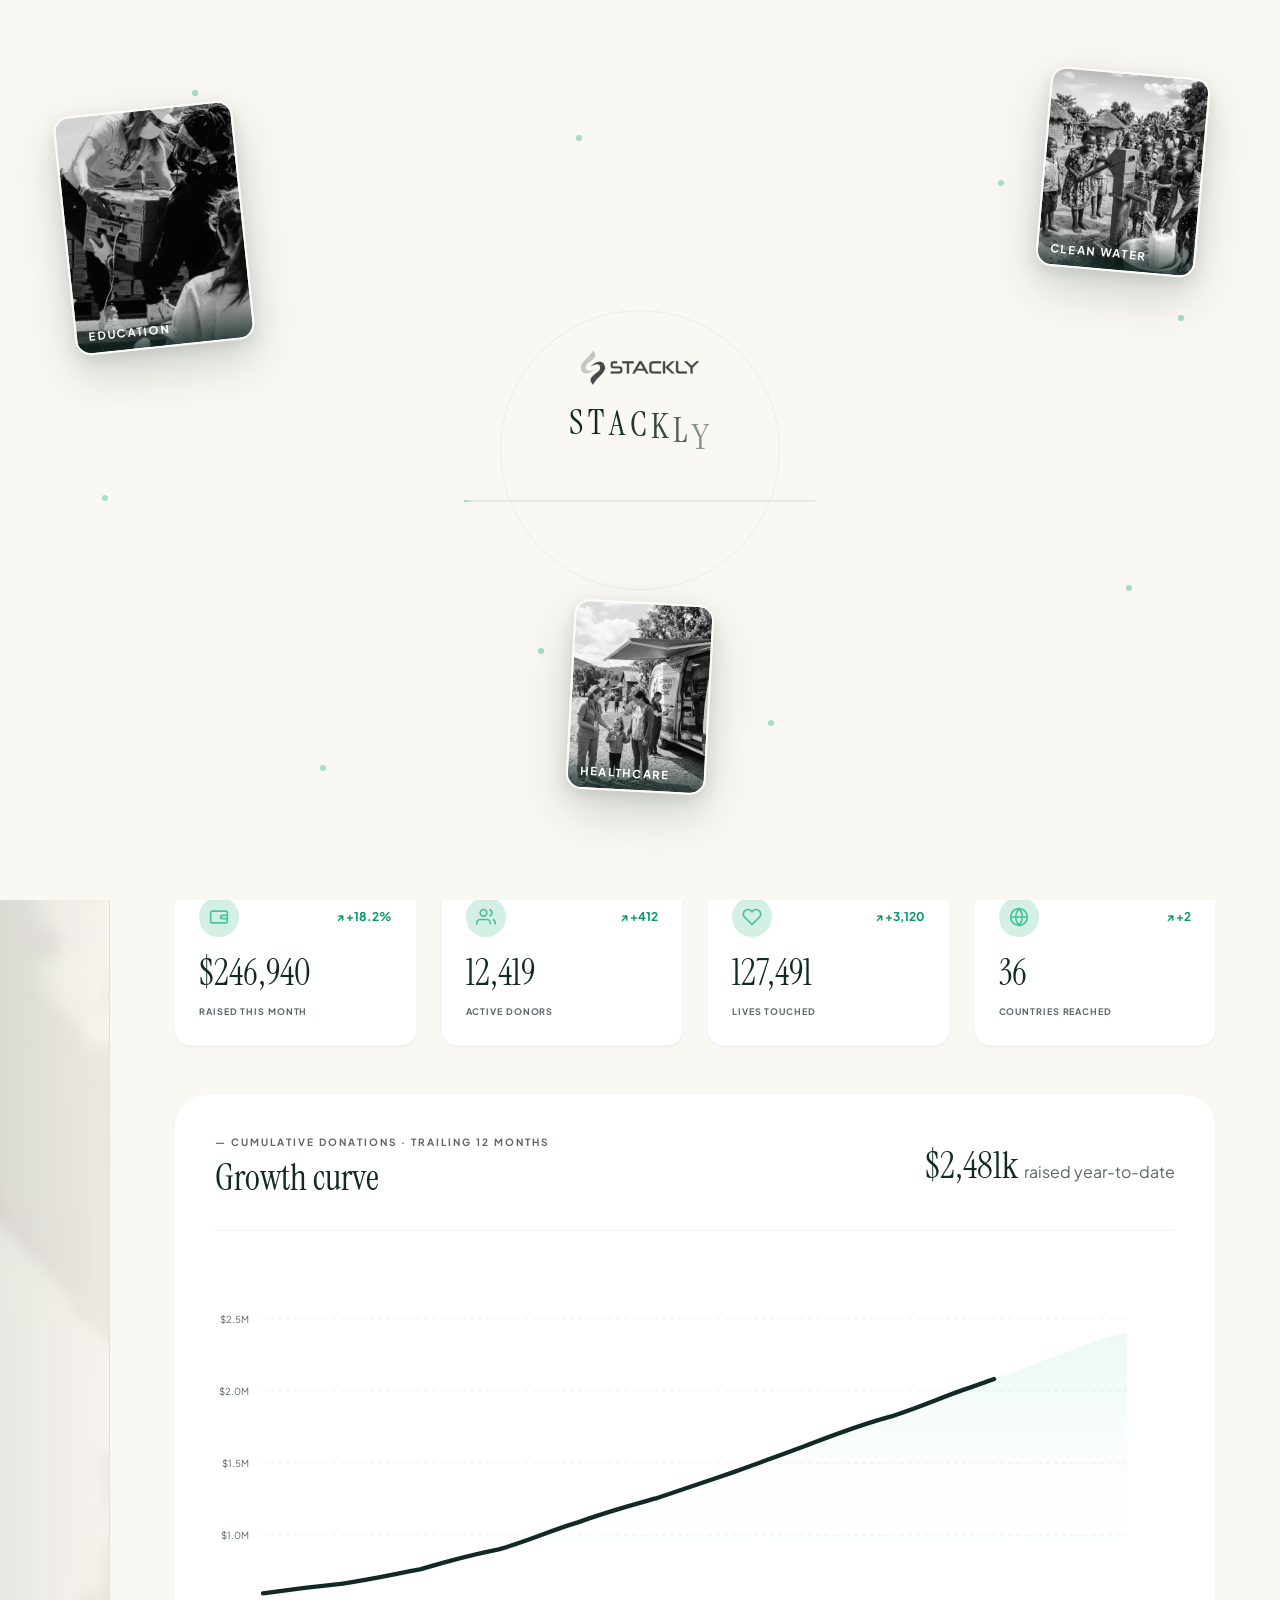
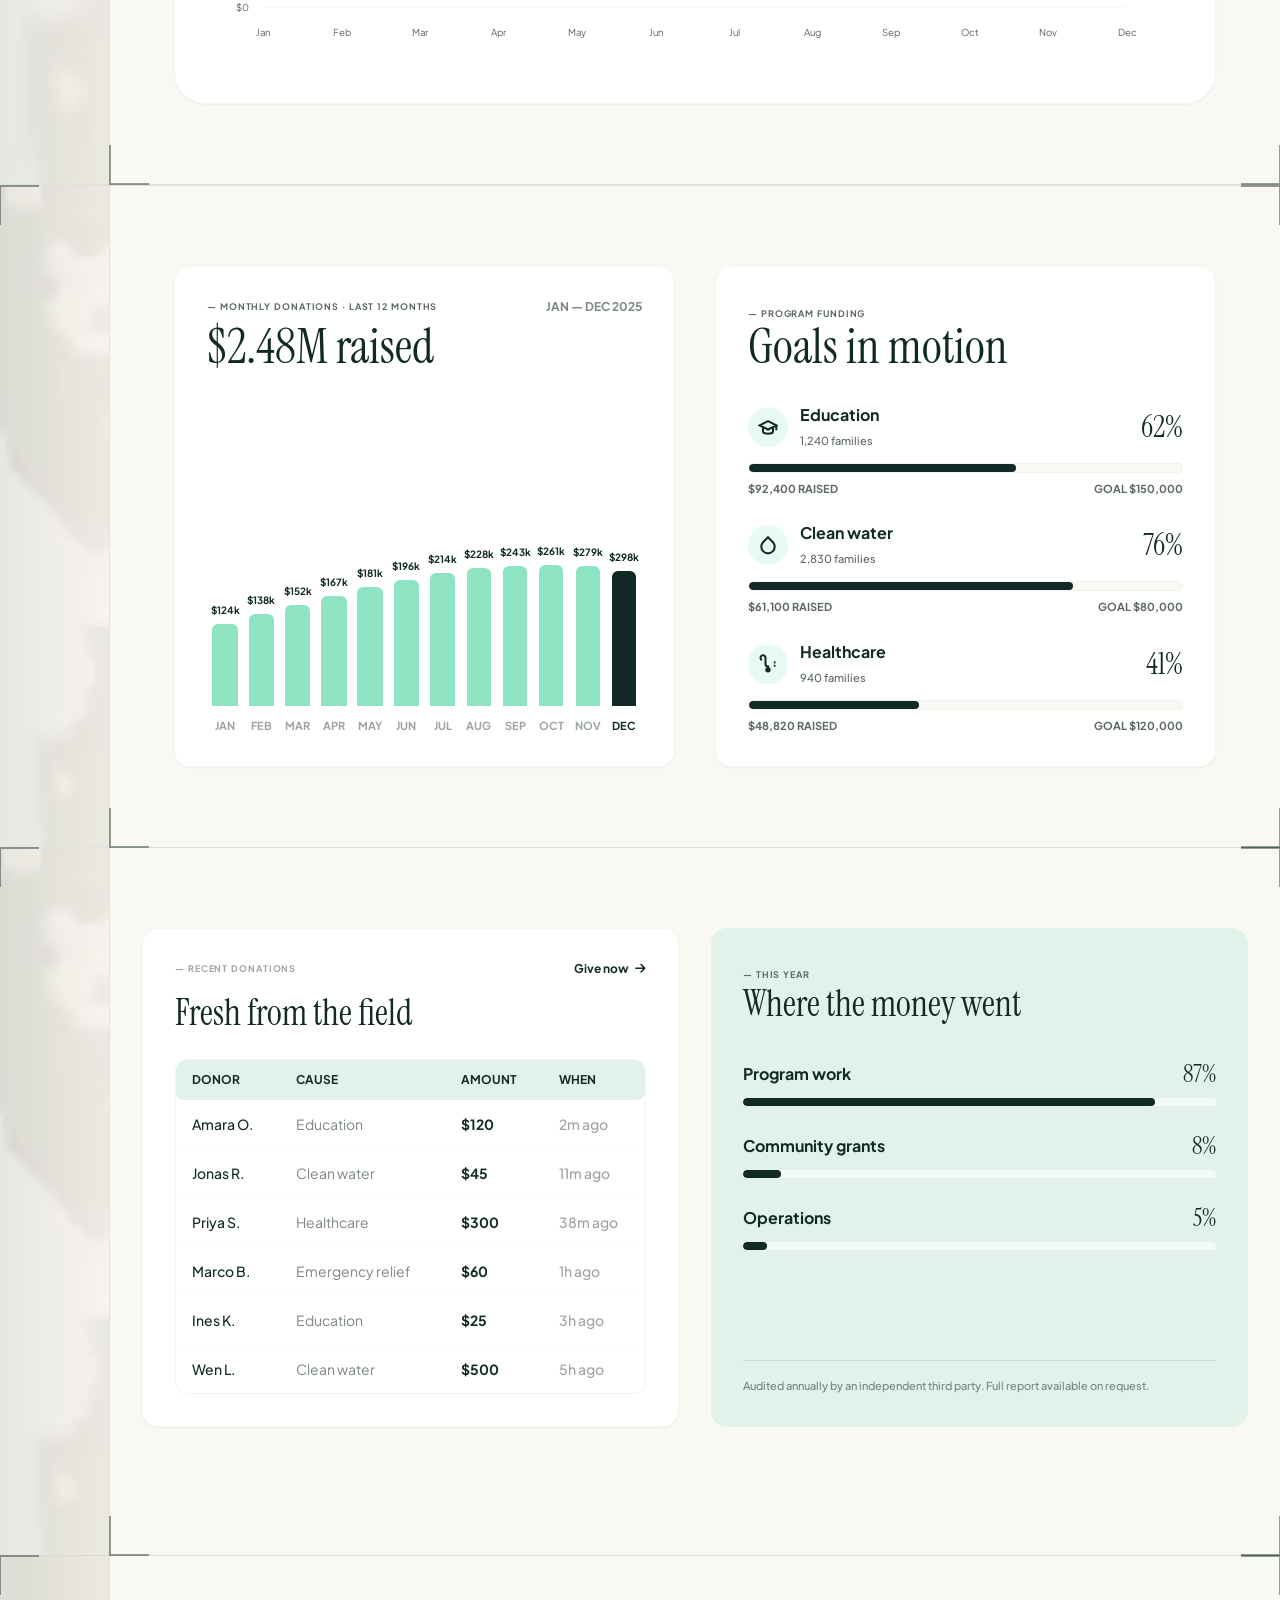
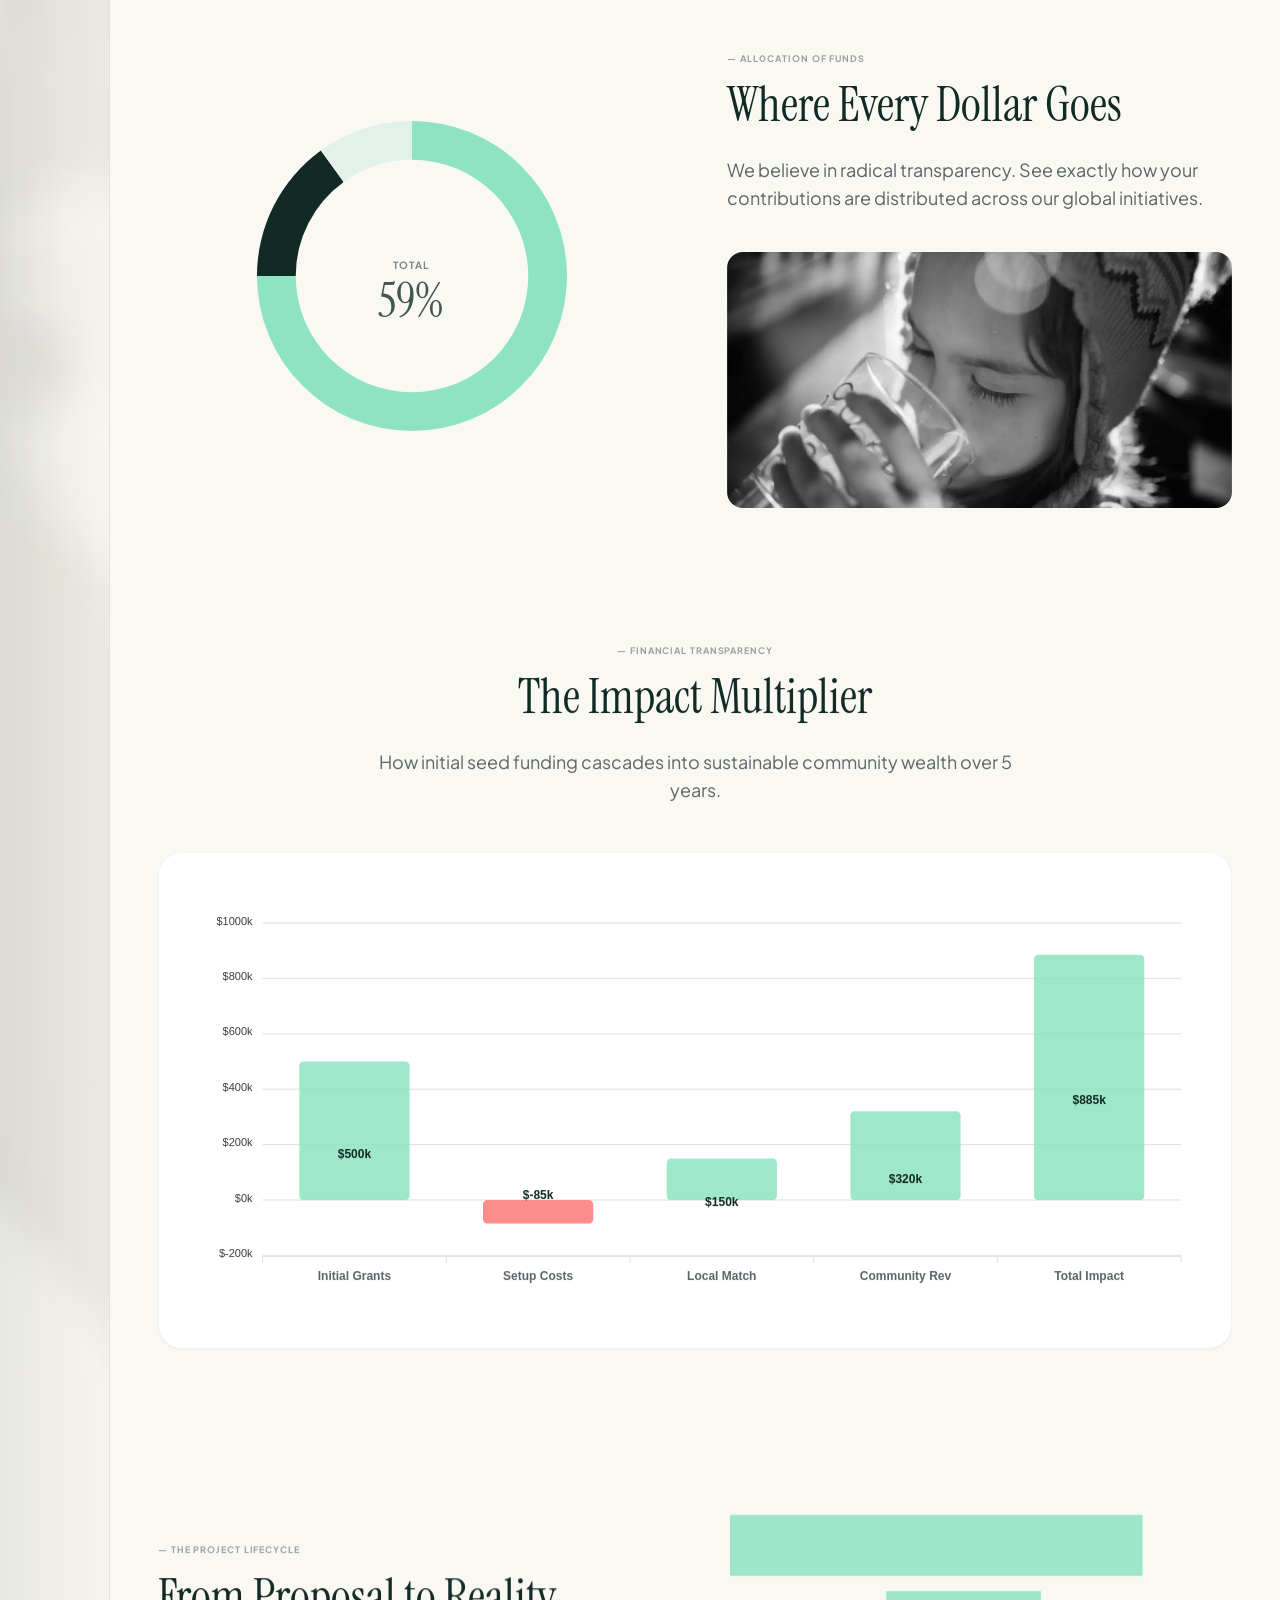
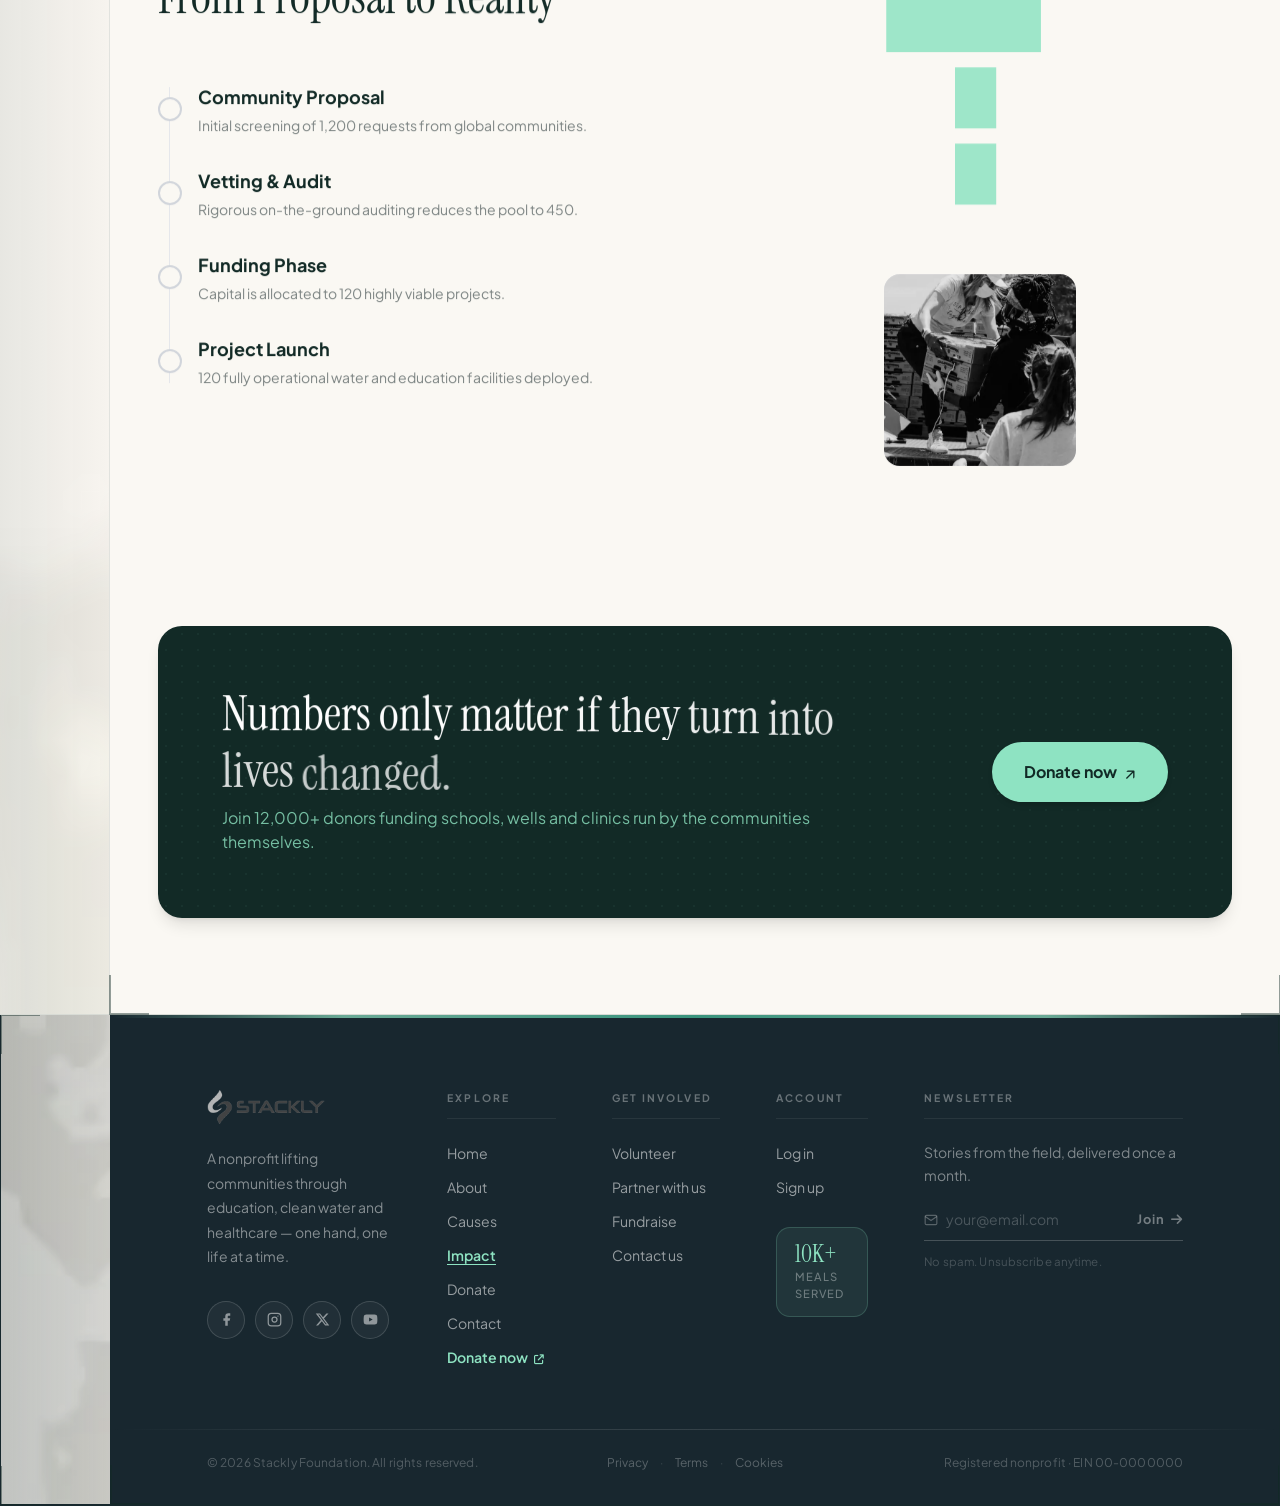
<file: impact.html>
<!DOCTYPE html>
<html lang="en">
<head>
  <meta charset="UTF-8">
  <meta name="viewport" content="width=device-width, initial-scale=1.0">
  <title>STACKLY — Impact Dashboard</title>
  <!-- SEO Meta Tags -->
  <meta name="description" content="A live look at donations, programs and the communities we serve — updated in near real time.">
  <meta name="keywords" content="nonprofit, charity, impact, dashboard, donations, transparent data">

  <!-- Tailwind CSS CDN -->
  <script src="libs/tailwind.min.js"></script>
  <script>
    tailwind.config = {
      theme: {
        extend: {
          colors: {
            'cream-bg': '#FAF8F3',
            'primary-dark': '#122A26',
            'primary-dark-hover': '#1b3d37',
            'mint-green': '#8EE3C2',
            'mint-green-dark': '#48C39E',
            'text-muted': '#5C6667',
          },
          fontFamily: {
            serif: ['Instrument Serif', 'serif'],
            sans: ['Plus Jakarta Sans', 'sans-serif'],
          }
        }
      }
    }
  </script>

  <!-- Global Stylesheet -->
  <link rel="stylesheet" href="https://cdnjs.cloudflare.com/ajax/libs/font-awesome/6.4.0/css/all.min.css">
  <link rel="stylesheet" href="css/style.css?v=1.3.2">

  <!-- Inline Stylesheet overrides for Page Frame and Animations -->
  <style>
    body {
      background-color: #FAF8F3;
      color: #122A26;
      font-family: 'Plus Jakarta Sans', sans-serif;
      overflow-x: hidden;
      margin: 0;
      padding: 0;
    }

    /* 3D Word wrapper reveal */
    .word-wrap {
      display: inline-block;
      overflow: hidden;
      vertical-align: bottom;
      padding-bottom: 0.05em;
      margin-left: -6px;
      margin-right: -6px;
    }
    
    .word-inner {
      display: inline-block;
      transform-origin: 50% 100%;
    }

  </style>
  <script src="libs/apexcharts.min.js"></script>
</head>
<body>

  <!-- Premium Cinematic Preloader -->
  <div id="preloader" aria-label="Loading STACKLY" aria-live="polite">

    <!-- 3-Panel curtains for cinematic wipe exit -->
    <div class="preloader-curtain curtain-left"></div>
    <div class="preloader-curtain curtain-center"></div>
    <div class="preloader-curtain curtain-right"></div>

    <!-- Animated background particle dots -->
    <div class="preloader-particles" aria-hidden="true">
      <span class="pl-dot"></span><span class="pl-dot"></span><span class="pl-dot"></span>
      <span class="pl-dot"></span><span class="pl-dot"></span><span class="pl-dot"></span>
      <span class="pl-dot"></span><span class="pl-dot"></span><span class="pl-dot"></span>
    </div>

    <!-- Floating NGO image collage -->
    <div class="preloader-collage" aria-hidden="true">
      <div class="pl-img-card pl-img-1">
        <img src="assets/home/f7d62a2697b9a7eb753412e50b2d50a08d241d41.webp" alt="" loading="eager">
        <div class="pl-img-label">Education</div>
      </div>
      <div class="pl-img-card pl-img-2">
        <img src="assets/home/water.webp" alt="" loading="eager">
        <div class="pl-img-label">Clean Water</div>
      </div>
      <div class="pl-img-card pl-img-3">
        <img src="assets/home/clinic.webp" alt="" loading="eager">
        <div class="pl-img-label">Healthcare</div>
      </div>
      <div class="pl-ring"></div>
    </div>

    <!-- Central Brand + Progress content -->
    <div class="preloader-content">
      <div class="preloader-logo-wrapper">
        <img src="assets/logo.webp" alt="STACKLY" class="preloader-logo-img">
      </div>
      <div class="preloader-brand-name" aria-hidden="true">
        <span class="pl-letter">S</span><span class="pl-letter">T</span><span class="pl-letter">A</span><span class="pl-letter">C</span><span class="pl-letter">K</span><span class="pl-letter">L</span><span class="pl-letter">Y</span>
      </div>
      <div class="preloader-tagline">
        <span class="pl-tagline-text">Small hands. Big hope.</span>
      </div>
      <div class="preloader-progress-container">
        <div class="preloader-progress-fill">
          <span class="pl-progress-glow"></span>
        </div>
      </div>
      <div class="preloader-status-wrapper">
        <div class="preloader-status-text">Sowing seeds of hope...</div>
        <div class="preloader-counter">00<span class="pl-percent">%</span></div>
      </div>
    </div>

  </div>

  <!-- Signature Master Framed Container -->

  <div class="master-frame min-h-screen flex flex-col justify-between">

    <!-- Header Section -->
    <header class="site-header">
      <div class="header-container">
        <!-- Logo -->
        <a href="index.html" class="logo-wrapper" id="header-logo-link">
          <img src="assets/logo.webp" alt="STACKLY logo">
        </a>
        
        <!-- Navigation Menu -->
        <nav class="nav-menu-wrapper" aria-label="Main Navigation">
          <ul class="nav-menu">
            <!-- Spotlight background element -->
            <div class="nav-spotlight"></div>
            <li class="nav-item"><a href="index.html" class="nav-link" id="nav-home">Home</a></li>
            <li class="nav-item"><a href="about.html" class="nav-link" id="nav-about">About</a></li>
            <li class="nav-item"><a href="causes.html" class="nav-link" id="nav-causes">Causes</a></li>
            <li class="nav-item"><a href="impact.html" class="nav-link active" id="nav-impact">Impact</a></li>
            <li class="nav-item"><a href="donate.html" class="nav-link" id="nav-donate">Donate</a></li>
            <li class="nav-item"><a href="contact.html" class="nav-link" id="nav-contact">Contact</a></li>
          </ul>
          <!-- Mobile actions inside the drawer -->
          <div class="mobile-actions">
            <a href="login.html" class="login-btn" id="btn-login-mobile">Log in</a>
            <a href="404.html" class="donate-btn-header" id="btn-donate-header-mobile">Donate now</a>
          </div>
        </nav>

        <!-- Hamburger Menu Button -->
        <button class="mobile-nav-toggle" id="mobile-nav-toggle" aria-label="Toggle navigation" aria-expanded="false">
          <span class="hamburger-bar"></span>
          <span class="hamburger-bar"></span>
          <span class="hamburger-bar"></span>
        </button>
        
        <!-- Actions -->
        <div class="header-actions">
          <a href="login.html" class="login-btn" id="btn-login">Log in</a>
          <a href="404.html" class="donate-btn-header" id="btn-donate-header">Donate now</a>
        </div>
      </div>
    </header>

    <!-- Main Content Body -->
    <main class="flex-grow">

      <!-- ── SECTION 1: Enhanced split Hero Section ── -->
      <section class="section-frame-wrapper border-b border-[#122A26]/10 relative" id="impact-hero-section">
        <!-- Left Side Strip -->
        <div class="section-side-strip" aria-hidden="true">
          <img src="assets/home/banner.webp" alt="">
        </div>

        <!-- Main Content -->
        <div class="section-frame-content flex flex-col bg-[#FAF8F3]">
          <div class="grid grid-cols-1 lg:grid-cols-2 gap-12 py-24 px-8 md:px-16 max-w-[1280px] mx-auto w-full items-center">
            
            <!-- Left Column (Content & CTA) -->
            <div class="flex flex-col text-left">
              <span class="text-xs font-bold tracking-[0.2em] text-[#5C6667] uppercase mb-4 block">— ABOUT · IMPACT DASHBOARD</span>
              
              <h1 class="font-serif text-5xl md:text-6xl font-normal leading-[1.1] text-[#122A26] mb-6" id="impact-hero-title">
                <span class="word-wrap"><span class="word-inner">Every</span></span>
                <span class="word-wrap"><span class="word-inner">gift,</span></span>
                <span class="word-wrap"><span class="word-inner text-[#48C39E] italic">accounted</span></span>
                <span class="word-wrap"><span class="word-inner">for.</span></span>
              </h1>
              
              <p class="text-base md:text-lg text-[#5C6667] leading-relaxed font-sans mb-6 max-w-lg">
                A live look at donations, programs and the communities we serve — updated in near real time.
              </p>
              
              <!-- Live Status Indicator Pill -->
              <div id="impact-live-pill" class="flex items-center gap-2.5 bg-[#D4EFE3] border border-[#48C39E]/20 text-[#122A26] rounded-full px-4.5 py-2 w-fit mb-8 shadow-sm">
                <span class="relative flex h-2.5 w-2.5">
                  <span class="animate-ping absolute inline-flex h-full w-full rounded-full bg-emerald-400 opacity-75"></span>
                  <span class="relative inline-flex rounded-full h-2.5 w-2.5 bg-emerald-500"></span>
                </span>
                <span class="font-sans font-bold text-[10px] tracking-wider uppercase">Live Network Data</span>
              </div>

              <!-- Action Buttons -->
              <div class="flex flex-wrap gap-4 items-center" id="impact-hero-buttons">
                <a href="404.html" class="inline-flex bg-[#122A26] text-[#FAF8F3] hover:bg-[#48C39E] hover:text-[#122A26] transition-colors duration-300 px-8 py-4 rounded-full font-sans font-bold text-xs md:text-sm tracking-wider uppercase shadow-sm">Donate ↗
                </a>
                <a href="404.html" class="inline-flex border border-[#122A26]/30 text-[#122A26] hover:bg-[#122A26] hover:text-[#FAF8F3] transition-colors duration-300 px-8 py-4 rounded-full font-sans font-bold text-xs md:text-sm tracking-wider uppercase">
                  View causes
                </a>
              </div>
            </div>
            
            <!-- Right Column (Animated Dashboard Graphs) -->
            <div class="relative w-full h-[400px] sm:h-[480px] lg:h-[500px] flex items-center justify-center" id="impact-hero-collage">
              <!-- Backdrop decorative glow circle -->
              <div class="absolute w-[280px] sm:w-[360px] h-[280px] sm:h-[360px] rounded-full bg-[#8EE3C2]/15 blur-3xl z-0"></div>

              <!-- Card A: Allocation Donut Chart -->
              <div class="absolute left-[2%] sm:left-[5%] top-[15%] w-[220px] sm:w-[240px] bg-white rounded-2xl border border-gray-200/50 shadow-lg p-5 z-20 rotate-[-4deg] collage-img" data-depth="0.12">
                <h4 class="text-[10px] font-bold text-[#5C6667] uppercase tracking-wider mb-3">Donation Split</h4>
                <div class="flex items-center gap-4">
                  <!-- Donut SVG -->
                  <svg class="w-16 h-16 sm:w-20 sm:h-20 transform -rotate-90 overflow-visible" viewBox="0 0 100 100">
                    <circle cx="50" cy="50" r="30" fill="none" stroke="#f1f0ea" stroke-width="12" />
                    <!-- Segment 1: Education (45%) -> Offset: 0, Target stroke-dasharray: 84.8 188.5 -->
                    <circle class="donut-segment-1" cx="50" cy="50" r="30" fill="none" stroke="#48C39E" stroke-width="12" stroke-dasharray="0 188.5" stroke-dashoffset="0" />
                    <!-- Segment 2: Clean Water (35%) -> Offset: -84.8, Target stroke-dasharray: 66.0 188.5 -->
                    <circle class="donut-segment-2" cx="50" cy="50" r="30" fill="none" stroke="#8EE3C2" stroke-width="12" stroke-dasharray="0 188.5" stroke-dashoffset="-84.8" />
                    <!-- Segment 3: Health (20%) -> Offset: -150.8, Target stroke-dasharray: 37.7 188.5 -->
                    <circle class="donut-segment-3" cx="50" cy="50" r="30" fill="none" stroke="#122A26" stroke-width="12" stroke-dasharray="0 188.5" stroke-dashoffset="-150.8" />
                  </svg>
                  <!-- Legends -->
                  <div class="flex flex-col gap-1 text-left">
                    <div class="flex items-center gap-1.5">
                      <span class="w-2 h-2 rounded-full bg-[#48C39E]"></span>
                      <span class="text-[9px] font-medium text-[#122A26]">45% Educ.</span>
                    </div>
                    <div class="flex items-center gap-1.5">
                      <span class="w-2 h-2 rounded-full bg-[#8EE3C2]"></span>
                      <span class="text-[9px] font-medium text-[#122A26]">35% Water</span>
                    </div>
                    <div class="flex items-center gap-1.5">
                      <span class="w-2 h-2 rounded-full bg-[#122A26]"></span>
                      <span class="text-[9px] font-medium text-[#122A26]">20% Med</span>
                    </div>
                  </div>
                </div>
              </div>

              <!-- Card B: Monthly Goal Radial Progress -->
              <div class="absolute right-[2%] sm:right-[5%] top-[8%] w-[160px] sm:w-[180px] bg-white rounded-2xl border border-gray-200/50 shadow-md p-4 z-10 rotate-[6deg] collage-img" data-depth="0.22">
                <h4 class="text-[10px] font-bold text-[#5C6667] uppercase tracking-wider mb-2">Goal progress</h4>
                <div class="relative w-20 h-20 sm:w-24 sm:h-24 mx-auto flex items-center justify-center">
                  <!-- Circular Ring SVG -->
                  <svg class="w-full h-full transform -rotate-90" viewBox="0 0 100 100">
                    <circle cx="50" cy="50" r="38" fill="none" stroke="#f1f0ea" stroke-width="8" />
                    <!-- Progress (78%) -> Circumference: 238.7, Offset: 238.7 * (1 - 0.78) = 52.5 -->
                    <circle class="progress-ring-circle" cx="50" cy="50" r="38" fill="none" stroke="#48C39E" stroke-width="8" stroke-dasharray="238.7" stroke-dashoffset="238.7" stroke-linecap="round" />
                  </svg>
                  <!-- Text in center -->
                  <div class="absolute flex flex-col items-center">
                    <span class="font-serif text-xl sm:text-2xl font-normal text-[#122A26] leading-none">78%</span>
                    <span class="text-[6px] sm:text-[7px] text-[#5C6667] uppercase tracking-wider mt-0.5">reached</span>
                  </div>
                </div>
              </div>

              <!-- Card C: Live Activity Wave Sparkline -->
              <div class="absolute left-[15%] sm:left-[20%] bottom-[8%] w-[240px] sm:w-[260px] bg-white rounded-2xl border border-gray-200/50 shadow-xl p-4 z-25 rotate-[-2deg] collage-img" data-depth="0.18">
                <div class="flex items-center justify-between mb-2">
                  <h4 class="text-[10px] font-bold text-[#5C6667] uppercase tracking-wider">Live Activity</h4>
                  <div class="flex items-center gap-1 bg-[#D4EFE3] px-2 py-0.5 rounded-full">
                    <span class="w-1.5 h-1.5 rounded-full bg-emerald-500 pulse-dot"></span>
                    <span class="text-[7px] font-bold text-[#122A26] uppercase">Active</span>
                  </div>
                </div>
                <!-- Sparkline SVG -->
                <div class="w-full h-12 relative overflow-hidden mb-2">
                  <svg class="w-full h-full" viewBox="0 0 240 50">
                    <defs>
                      <linearGradient id="spark-grad" x1="0" y1="0" x2="0" y2="1">
                        <stop offset="0%" stop-color="#48C39E" stop-opacity="0.3" />
                        <stop offset="100%" stop-color="#ffffff" stop-opacity="0" />
                      </linearGradient>
                    </defs>
                    <!-- Gradient Area Fill -->
                    <path class="sparkline-fill" d="M 0 50 L 0 35 Q 25 15, 50 30 T 100 15 T 150 40 T 200 20 T 240 30 L 240 50 Z" fill="url(#spark-grad)" opacity="0" />
                    <!-- Line -->
                    <path class="sparkline-line" d="M 0 35 Q 25 15, 50 30 T 100 15 T 150 40 T 200 20 T 240 30" fill="none" stroke="#122A26" stroke-width="2.5" stroke-linecap="round" pathLength="100" />
                  </svg>
                </div>
                <!-- Live text indicator ticker -->
                <div class="flex items-center justify-between text-[8px] font-medium text-[#122A26]/80 border-t border-gray-100 pt-2">
                  <span class="live-activity-alert">Anonymous gift received</span>
                  <span class="text-[#5C6667] live-activity-time">$250 · Just now</span>
                </div>
              </div>
            </div>

          </div>
        </div>
      </section>

      <!-- ── SECTION 2: Dashboard metrics and growth chart ── -->
      <section class="section-frame-wrapper border-b border-[#122A26]/10 relative" id="impact-dashboard-section">
        <!-- Left Side Strip -->
        <div class="section-side-strip" aria-hidden="true">
          <img src="assets/home/banner.webp" alt="">
        </div>

        <!-- Main Content -->
        <div class="section-frame-content flex flex-col bg-[#FAF8F3]">
          <div class="py-20 px-8 md:px-16 max-w-[1280px] mx-auto w-full">
            
            <!-- Live Data Stat Cards (4-Column Grid) -->
            <div class="grid grid-cols-1 sm:grid-cols-2 lg:grid-cols-4 gap-6 w-full stat-cards-grid">
              
              <!-- Card 1: Raised this Month -->
              <div class="bg-white rounded-2xl border border-gray-300/20 shadow-sm p-6 flex flex-col justify-between min-h-[160px] hover:shadow-md transition-shadow duration-300 stat-card">
                <div class="flex items-center justify-between w-full mb-4">
                  <div class="w-10 h-10 rounded-full bg-[#D4EFE3] flex items-center justify-center text-[#48C39E]">
                    <!-- Wallet Icon -->
                    <svg viewBox="0 0 24 24" fill="none" stroke="currentColor" stroke-width="2" class="w-5 h-5"><rect x="2" y="5" width="20" height="14" rx="2" ry="2"/><path d="M22 10h-6a2 2 0 0 0-2 2v0a2 2 0 0 0 2 2h6"/></svg>
                  </div>
                  <span class="text-xs font-bold text-emerald-600 font-sans">↗ +18.2%</span>
                </div>
                <div>
                  <h3 class="font-serif text-3xl md:text-4xl font-normal text-[#122A26] mb-1 stat-card-value animate-value" data-target="248320" data-currency="true">$0</h3>
                  <span class="text-[9px] font-bold text-[#5C6667] uppercase tracking-widest font-sans">Raised This Month</span>
                </div>
              </div>

              <!-- Card 2: Active Donors -->
              <div class="bg-white rounded-2xl border border-gray-300/20 shadow-sm p-6 flex flex-col justify-between min-h-[160px] hover:shadow-md transition-shadow duration-300 stat-card">
                <div class="flex items-center justify-between w-full mb-4">
                  <div class="w-10 h-10 rounded-full bg-[#D4EFE3] flex items-center justify-center text-[#48C39E]">
                    <!-- Users Icon -->
                    <svg viewBox="0 0 24 24" fill="none" stroke="currentColor" stroke-width="2" class="w-5 h-5"><path d="M17 21v-2a4 4 0 0 0-4-4H5a4 4 0 0 0-4 4v2"/><circle cx="9" cy="7" r="4"/><path d="M23 21v-2a4 4 0 0 0-3-3.87"/><path d="M16 3.13a4 4 0 0 1 0 7.75"/></svg>
                  </div>
                  <span class="text-xs font-bold text-emerald-600 font-sans">↗ +412</span>
                </div>
                <div>
                  <h3 class="font-serif text-3xl md:text-4xl font-normal text-[#122A26] mb-1 stat-card-value animate-value" data-target="12489" data-currency="false">0</h3>
                  <span class="text-[9px] font-bold text-[#5C6667] uppercase tracking-widest font-sans">Active Donors</span>
                </div>
              </div>

              <!-- Card 3: Lives Touched -->
              <div class="bg-white rounded-2xl border border-gray-300/20 shadow-sm p-6 flex flex-col justify-between min-h-[160px] hover:shadow-md transition-shadow duration-300 stat-card">
                <div class="flex items-center justify-between w-full mb-4">
                  <div class="w-10 h-10 rounded-full bg-[#D4EFE3] flex items-center justify-center text-[#48C39E]">
                    <!-- Heart Icon -->
                    <svg viewBox="0 0 24 24" fill="none" stroke="currentColor" stroke-width="2" class="w-5 h-5"><path d="M20.84 4.61a5.5 5.5 0 0 0-7.78 0L12 5.67l-1.06-1.06a5.5 5.5 0 0 0-7.78 7.78l1.06 1.06L12 21.23l7.78-7.78 1.06-1.06a5.5 5.5 0 0 0 0-7.78z"/></svg>
                  </div>
                  <span class="text-xs font-bold text-emerald-600 font-sans">↗ +3,120</span>
                </div>
                <div>
                  <h3 class="font-serif text-3xl md:text-4xl font-normal text-[#122A26] mb-1 stat-card-value animate-value" data-target="128204" data-currency="false">0</h3>
                  <span class="text-[9px] font-bold text-[#5C6667] uppercase tracking-widest font-sans">Lives Touched</span>
                </div>
              </div>

              <!-- Card 4: Countries Reached -->
              <div class="bg-white rounded-2xl border border-gray-300/20 shadow-sm p-6 flex flex-col justify-between min-h-[160px] hover:shadow-md transition-shadow duration-300 stat-card">
                <div class="flex items-center justify-between w-full mb-4">
                  <div class="w-10 h-10 rounded-full bg-[#D4EFE3] flex items-center justify-center text-[#48C39E]">
                    <!-- Globe Icon -->
                    <svg viewBox="0 0 24 24" fill="none" stroke="currentColor" stroke-width="2" class="w-5 h-5"><circle cx="12" cy="12" r="10"/><line x1="2" y1="12" x2="22" y2="12"/><path d="M12 2a15.3 15.3 0 0 1 4 10 15.3 15.3 0 0 1-4 10 15.3 15.3 0 0 1-4-10 15.3 15.3 0 0 1 4-10z"/></svg>
                  </div>
                  <span class="text-xs font-bold text-emerald-600 font-sans">↗ +2</span>
                </div>
                <div>
                  <h3 class="font-serif text-3xl md:text-4xl font-normal text-[#122A26] mb-1 stat-card-value animate-value" data-target="37" data-currency="false">0</h3>
                  <span class="text-[9px] font-bold text-[#5C6667] uppercase tracking-widest font-sans">Countries Reached</span>
                </div>
              </div>

            </div>

            <!-- Growth Curve Graph Card -->
            <div class="mt-12 bg-white rounded-[32px] border border-gray-300/20 shadow-sm p-6 md:p-10 hover:shadow-md transition-shadow duration-300 w-full text-left" id="graph-card">
              
              <!-- Graph Header -->
              <div class="flex flex-col md:flex-row md:items-center justify-between gap-6 border-b border-gray-100 pb-8 mb-8">
                <div class="flex flex-col">
                  <span class="text-[10px] font-bold tracking-[0.2em] text-[#5C6667] uppercase mb-2 block">— CUMULATIVE DONATIONS · TRAILING 12 MONTHS</span>
                  <h2 class="font-serif text-3xl md:text-4xl font-normal text-[#122A26]">Growth curve</h2>
                </div>
                <div class="flex flex-col md:text-right">
                  <h3 class="font-serif text-3xl md:text-4xl font-normal text-[#122A26]">$2,481k <span class="text-base text-[#5C6667] font-sans font-normal">raised year-to-date</span></h3>
                </div>
              </div>

              <!-- Responsive SVG Graph Container -->
              <div class="w-full overflow-x-auto relative" style="-webkit-overflow-scrolling: touch;">
                <div class="min-w-[800px] w-full h-[400px] relative select-none">
                  
                  <svg viewBox="0 0 1000 400" class="w-full h-full overflow-visible">
                    <defs>
                      <linearGradient id="graph-grad" x1="0" y1="0" x2="0" y2="1">
                        <stop offset="0%" stop-color="#48C39E" stop-opacity="0.25" />
                        <stop offset="100%" stop-color="#ffffff" stop-opacity="0.0" />
                      </linearGradient>
                    </defs>

                    <!-- Horizontal Grid Lines -->
                    <line x1="50" y1="50" x2="950" y2="50" stroke="#f1f0ea" stroke-width="1" stroke-dasharray="4 4" />
                    <line x1="50" y1="125" x2="950" y2="125" stroke="#f1f0ea" stroke-width="1" stroke-dasharray="4 4" />
                    <line x1="50" y1="200" x2="950" y2="200" stroke="#f1f0ea" stroke-width="1" stroke-dasharray="4 4" />
                    <line x1="50" y1="275" x2="950" y2="275" stroke="#f1f0ea" stroke-width="1" stroke-dasharray="4 4" />
                    <line x1="50" y1="350" x2="950" y2="350" stroke="#FAF8F3" stroke-width="1.5" />

                    <!-- Grid Y-axis Labels -->
                    <text x="35" y="54" fill="#5C6667" font-size="10" font-family="Plus Jakarta Sans" text-anchor="end">$2.5M</text>
                    <text x="35" y="129" fill="#5C6667" font-size="10" font-family="Plus Jakarta Sans" text-anchor="end">$2.0M</text>
                    <text x="35" y="204" fill="#5C6667" font-size="10" font-family="Plus Jakarta Sans" text-anchor="end">$1.5M</text>
                    <text x="35" y="279" fill="#5C6667" font-size="10" font-family="Plus Jakarta Sans" text-anchor="end">$1.0M</text>
                    <text x="35" y="354" fill="#5C6667" font-size="10" font-family="Plus Jakarta Sans" text-anchor="end">$0</text>

                    <!-- Gradient Area Fill under the Curve -->
                    <path id="graph-gradient-fill" d="M 50 350 L 50 335.7 C 90 330, 110 328, 131.8 325.8 C 170 320, 190 315, 213.6 310.8 C 250 300, 270 295, 295.5 290 C 330 280, 350 270, 377.3 262.1 C 410 250, 430 245, 459.1 236.9 C 495 225, 515 218, 540.9 209.2 C 580 195, 600 188, 622.7 179.2 C 660 165, 680 158, 704.5 151.5 C 740 140, 760 130, 786.4 121.5 C 825 108, 845 100, 868.2 91.5 C 900 80, 920 70, 950 63.7 L 950 350 Z" fill="url(#graph-grad)" opacity="0" />

                    <!-- Charcoal Line Curve -->
                    <path id="graph-line" d="M 50 335.7 C 90 330, 110 328, 131.8 325.8 C 170 320, 190 315, 213.6 310.8 C 250 300, 270 295, 295.5 290 C 330 280, 350 270, 377.3 262.1 C 410 250, 430 245, 459.1 236.9 C 495 225, 515 218, 540.9 209.2 C 580 195, 600 188, 622.7 179.2 C 660 165, 680 158, 704.5 151.5 C 740 140, 760 130, 786.4 121.5 C 825 108, 845 100, 868.2 91.5 C 900 80, 920 70, 950 63.7" fill="none" stroke="#122A26" stroke-width="4.5" stroke-linecap="round" />

                    <!-- Month Labels on X-axis -->
                    <text x="50" y="380" fill="#5C6667" font-size="10" font-family="Plus Jakarta Sans" text-anchor="middle">Jan</text>
                    <text x="131.8" y="380" fill="#5C6667" font-size="10" font-family="Plus Jakarta Sans" text-anchor="middle">Feb</text>
                    <text x="213.6" y="380" fill="#5C6667" font-size="10" font-family="Plus Jakarta Sans" text-anchor="middle">Mar</text>
                    <text x="295.5" y="380" fill="#5C6667" font-size="10" font-family="Plus Jakarta Sans" text-anchor="middle">Apr</text>
                    <text x="377.3" y="380" fill="#5C6667" font-size="10" font-family="Plus Jakarta Sans" text-anchor="middle">May</text>
                    <text x="459.1" y="380" fill="#5C6667" font-size="10" font-family="Plus Jakarta Sans" text-anchor="middle">Jun</text>
                    <text x="540.9" y="380" fill="#5C6667" font-size="10" font-family="Plus Jakarta Sans" text-anchor="middle">Jul</text>
                    <text x="622.7" y="380" fill="#5C6667" font-size="10" font-family="Plus Jakarta Sans" text-anchor="middle">Aug</text>
                    <text x="704.5" y="380" fill="#5C6667" font-size="10" font-family="Plus Jakarta Sans" text-anchor="middle">Sep</text>
                    <text x="786.4" y="380" fill="#5C6667" font-size="10" font-family="Plus Jakarta Sans" text-anchor="middle">Oct</text>
                    <text x="868.2" y="380" fill="#5C6667" font-size="10" font-family="Plus Jakarta Sans" text-anchor="middle">Nov</text>
                    <text x="950" y="380" fill="#5C6667" font-size="10" font-family="Plus Jakarta Sans" text-anchor="middle">Dec</text>

                    <!-- Interactive Plotted Points & Tooltips -->
                    
                    <!-- Plotted Point 1: Jan -->
                    <g class="graph-point-group">
                      <circle cx="50" cy="335.7" r="6" fill="#122A26" stroke="#ffffff" stroke-width="2" />
                      <text x="50" y="315" fill="#122A26" font-size="10" font-family="Plus Jakarta Sans" font-weight="bold" text-anchor="middle" paint-order="stroke" stroke="#FAF8F3" stroke-width="4" stroke-linejoin="round">Jan: $124k</text>
                    </g>

                    <!-- Plotted Point 5: May -->
                    <g class="graph-point-group">
                      <circle cx="377.3" cy="262.1" r="6" fill="#122A26" stroke="#ffffff" stroke-width="2" />
                      <text x="377.3" y="242" fill="#122A26" font-size="10" font-family="Plus Jakarta Sans" font-weight="bold" text-anchor="middle" paint-order="stroke" stroke="#FAF8F3" stroke-width="4" stroke-linejoin="round">May: $762k</text>
                    </g>

                    <!-- Plotted Point 12: Dec -->
                    <g class="graph-point-group">
                      <circle cx="950" cy="63.7" r="6" fill="#122A26" stroke="#ffffff" stroke-width="2" />
                      <text x="950" y="44" fill="#122A26" font-size="10" font-family="Plus Jakarta Sans" font-weight="bold" text-anchor="middle" paint-order="stroke" stroke="#FAF8F3" stroke-width="4" stroke-linejoin="round">Dec: $2,481k</text>
                    </g>

                  </svg>

                </div>
              </div>

            </div>

          </div>
        </div>
      </section>

      <!-- ── SECTION 3: Monthly Donations & Goals in Motion ── -->
      <section class="section-frame-wrapper border-b border-[#122A26]/10 relative" id="impact-goals-section">
        <!-- Left Side Strip -->
        <div class="section-side-strip" aria-hidden="true">
          <img src="assets/home/banner.webp" alt="">
        </div>

        <!-- Main Content -->
        <div class="section-frame-content flex flex-col bg-[#FAF8F3]">
          <div class="py-20 px-8 md:px-16 max-w-[1280px] mx-auto w-full">
            
            <div class="grid grid-cols-1 lg:grid-cols-2 gap-10 items-stretch">
              
              <!-- Left Card: Monthly Donations (Bar Chart) -->
              <div class="bg-white rounded-2xl border border-gray-300/20 shadow-sm p-5 md:p-8 flex flex-col justify-between" id="monthly-donations-card">
                <div>
                  <div class="flex items-center justify-between mb-2">
                    <span class="text-[9px] font-bold text-[#5C6667] uppercase tracking-widest font-sans">— MONTHLY DONATIONS · LAST 12 MONTHS</span>
                    <span class="text-xs font-bold text-[#5C6667]/80 font-sans">JAN — DEC 2025</span>
                  </div>
                  <h3 class="font-serif text-4xl md:text-5xl font-normal text-[#122A26] mb-8">$2.48M raised</h3>
                </div>

                <!-- 12 Bars Container -->
                <div class="relative w-full h-[240px] grid grid-cols-12 items-end gap-1.5 md:gap-2 px-1 pt-10" id="bars-chart-container">
                  <!-- Bar 1 (JAN) -->
                  <div class="flex flex-col items-center justify-end group h-full">
                    <span class="text-[8px] md:text-[10px] font-bold text-[#122A26] mb-1.5 font-sans">$124k</span>
                    <div class=" bg-[#8EE3C2] rounded-t-[4px] md:rounded-t-[6px] origin-bottom bar-element" style="height: 0px; width: 90%;" data-height="41%"></div>
                    <span class="text-[9px] md:text-[11px] font-bold text-[#5C6667]/60 mt-3 font-sans uppercase">Jan</span>
                  </div>
                  <!-- Bar 2 (FEB) -->
                  <div class="flex flex-col items-center justify-end group h-full">
                    <span class="text-[8px] md:text-[10px] font-bold text-[#122A26] mb-1.5 font-sans">$138k</span>
                    <div class=" bg-[#8EE3C2] rounded-t-[4px] md:rounded-t-[6px] origin-bottom bar-element" style="height: 0px; width: 90%;" data-height="46%"></div>
                    <span class="text-[9px] md:text-[11px] font-bold text-[#5C6667]/60 mt-3 font-sans uppercase">Feb</span>
                  </div>
                  <!-- Bar 3 (MAR) -->
                  <div class="flex flex-col items-center justify-end group h-full">
                    <span class="text-[8px] md:text-[10px] font-bold text-[#122A26] mb-1.5 font-sans">$152k</span>
                    <div class=" bg-[#8EE3C2] rounded-t-[4px] md:rounded-t-[6px] origin-bottom bar-element" style="height: 0px; width: 90%;" data-height="51%"></div>
                    <span class="text-[9px] md:text-[11px] font-bold text-[#5C6667]/60 mt-3 font-sans uppercase">Mar</span>
                  </div>
                  <!-- Bar 4 (APR) -->
                  <div class="flex flex-col items-center justify-end group h-full">
                    <span class="text-[8px] md:text-[10px] font-bold text-[#122A26] mb-1.5 font-sans">$167k</span>
                    <div class=" bg-[#8EE3C2] rounded-t-[4px] md:rounded-t-[6px] origin-bottom bar-element" style="height: 0px; width: 90%;" data-height="56%"></div>
                    <span class="text-[9px] md:text-[11px] font-bold text-[#5C6667]/60 mt-3 font-sans uppercase">Apr</span>
                  </div>
                  <!-- Bar 5 (MAY) -->
                  <div class="flex flex-col items-center justify-end group h-full">
                    <span class="text-[8px] md:text-[10px] font-bold text-[#122A26] mb-1.5 font-sans">$181k</span>
                    <div class=" bg-[#8EE3C2] rounded-t-[4px] md:rounded-t-[6px] origin-bottom bar-element" style="height: 0px; width: 90%;" data-height="61%"></div>
                    <span class="text-[9px] md:text-[11px] font-bold text-[#5C6667]/60 mt-3 font-sans uppercase">May</span>
                  </div>
                  <!-- Bar 6 (JUN) -->
                  <div class="flex flex-col items-center justify-end group h-full">
                    <span class="text-[8px] md:text-[10px] font-bold text-[#122A26] mb-1.5 font-sans">$196k</span>
                    <div class=" bg-[#8EE3C2] rounded-t-[4px] md:rounded-t-[6px] origin-bottom bar-element" style="height: 0px; width: 90%;" data-height="66%"></div>
                    <span class="text-[9px] md:text-[11px] font-bold text-[#5C6667]/60 mt-3 font-sans uppercase">Jun</span>
                  </div>
                  <!-- Bar 7 (JUL) -->
                  <div class="flex flex-col items-center justify-end group h-full">
                    <span class="text-[8px] md:text-[10px] font-bold text-[#122A26] mb-1.5 font-sans">$214k</span>
                    <div class=" bg-[#8EE3C2] rounded-t-[4px] md:rounded-t-[6px] origin-bottom bar-element" style="height: 0px; width: 90%;" data-height="72%"></div>
                    <span class="text-[9px] md:text-[11px] font-bold text-[#5C6667]/60 mt-3 font-sans uppercase">Jul</span>
                  </div>
                  <!-- Bar 8 (AUG) -->
                  <div class="flex flex-col items-center justify-end flex-1 w-full group h-full">
                    <span class="text-[8px] md:text-[10px] font-bold text-[#122A26] mb-1.5 font-sans">$228k</span>
                    <div class="w-[85%] bg-[#8EE3C2] rounded-t-[4px] md:rounded-t-[6px] origin-bottom bar-element" style="height: 0px;" data-height="77%"></div>
                    <span class="text-[9px] md:text-[11px] font-bold text-[#5C6667]/60 mt-3 font-sans uppercase">Aug</span>
                  </div>
                  <!-- Bar 9 (SEP) -->
                  <div class="flex flex-col items-center justify-end flex-1 w-full group h-full">
                    <span class="text-[8px] md:text-[10px] font-bold text-[#122A26] mb-1.5 font-sans">$243k</span>
                    <div class="w-[85%] bg-[#8EE3C2] rounded-t-[4px] md:rounded-t-[6px] origin-bottom bar-element" style="height: 0px;" data-height="82%"></div>
                    <span class="text-[9px] md:text-[11px] font-bold text-[#5C6667]/60 mt-3 font-sans uppercase">Sep</span>
                  </div>
                  <!-- Bar 10 (OCT) -->
                  <div class="flex flex-col items-center justify-end flex-1 w-full group h-full">
                    <span class="text-[8px] md:text-[10px] font-bold text-[#122A26] mb-1.5 font-sans">$261k</span>
                    <div class="w-[85%] bg-[#8EE3C2] rounded-t-[4px] md:rounded-t-[6px] origin-bottom bar-element" style="height: 0px;" data-height="88%"></div>
                    <span class="text-[9px] md:text-[11px] font-bold text-[#5C6667]/60 mt-3 font-sans uppercase">Oct</span>
                  </div>
                  <!-- Bar 11 (NOV) -->
                  <div class="flex flex-col items-center justify-end flex-1 w-full group h-full">
                    <span class="text-[8px] md:text-[10px] font-bold text-[#122A26] mb-1.5 font-sans">$279k</span>
                    <div class="w-[85%] bg-[#8EE3C2] rounded-t-[4px] md:rounded-t-[6px] origin-bottom bar-element" style="height: 0px;" data-height="94%"></div>
                    <span class="text-[9px] md:text-[11px] font-bold text-[#5C6667]/60 mt-3 font-sans uppercase">Nov</span>
                  </div>
                  <!-- Bar 12 (DEC) -->
                  <div class="flex flex-col items-center justify-end flex-1 w-full group h-full">
                    <span class="text-[8px] md:text-[10px] font-bold text-[#122A26] mb-1.5 font-sans">$298k</span>
                    <div class="w-[85%] bg-[#122A26] rounded-t-[4px] md:rounded-t-[6px] origin-bottom bar-element" style="height: 0px;" data-height="100%"></div>
                    <span class="text-[9px] md:text-[11px] font-bold text-[#122A26] mt-3 font-sans uppercase font-bold">Dec</span>
                  </div>
                </div>
              </div>

              <!-- Right Card: Program Funding (Goals in Motion) -->
              <div class="bg-white rounded-2xl border border-gray-300/20 shadow-sm p-5 md:p-8 flex flex-col justify-between" id="program-funding-card">
                <div>
                  <span class="text-[9px] font-bold text-[#5C6667] uppercase tracking-widest font-sans">— PROGRAM FUNDING</span>
                  <h3 class="font-serif text-4xl md:text-5xl font-normal text-[#122A26] mb-8">Goals in motion</h3>
                </div>

                <div class="flex flex-col gap-6">
                  <!-- Education Row -->
                  <div class="goal-item-row flex flex-col">
                    <div class="flex items-center justify-between mb-3">
                      <div class="flex items-center gap-3">
                        <div class="w-10 h-10 rounded-full bg-[#8EE3C2]/20 flex items-center justify-center text-[#122A26]">
                          <!-- Graduation Cap Icon -->
                          <svg viewBox="0 0 24 24" fill="none" stroke="currentColor" stroke-width="2.5" class="w-5 h-5"><path d="M22 10v6M2 10l10-5 10 5-10 5z"/><path d="M6 12v5c0 2 2 3 6 3s6-1 6-3v-5"/></svg>
                        </div>
                        <div>
                          <h4 class="font-sans font-bold text-[#122A26] text-sm md:text-base">Education</h4>
                          <span class="text-[11px] font-medium text-[#5C6667]">1,240 families</span>
                        </div>
                      </div>
                      <div class="font-serif text-2xl md:text-3xl font-normal text-[#122A26]"><span class="goal-percentage" data-val="62">0</span>%</div>
                    </div>
                    <!-- Progress Bar -->
                    <div class="w-full h-2.5 bg-[#FAF8F3] rounded-full overflow-hidden relative border border-gray-200/40 mb-2">
                      <div class="h-full bg-[#122A26] rounded-full origin-left goal-progress-bar" style="width: 0px;" data-width="62%"></div>
                    </div>
                    <div class="flex items-center justify-between text-[11px] font-bold text-[#5C6667] uppercase font-sans">
                      <span>$92,400 raised</span>
                      <span>Goal $150,000</span>
                    </div>
                  </div>

                  <!-- Clean Water Row -->
                  <div class="goal-item-row flex flex-col">
                    <div class="flex items-center justify-between mb-3">
                      <div class="flex items-center gap-3">
                        <div class="w-10 h-10 rounded-full bg-[#8EE3C2]/20 flex items-center justify-center text-[#122A26]">
                          <!-- Water Droplet Icon -->
                          <svg viewBox="0 0 24 24" fill="none" stroke="currentColor" stroke-width="2.5" class="w-5 h-5"><path d="M12 2.69l5.66 5.66a8 8 0 1 1-11.31 0z"/></svg>
                        </div>
                        <div>
                          <h4 class="font-sans font-bold text-[#122A26] text-sm md:text-base">Clean water</h4>
                          <span class="text-[11px] font-medium text-[#5C6667]">2,830 families</span>
                        </div>
                      </div>
                      <div class="font-serif text-2xl md:text-3xl font-normal text-[#122A26]"><span class="goal-percentage" data-val="76">0</span>%</div>
                    </div>
                    <!-- Progress Bar -->
                    <div class="w-full h-2.5 bg-[#FAF8F3] rounded-full overflow-hidden relative border border-gray-200/40 mb-2">
                      <div class="h-full bg-[#122A26] rounded-full origin-left goal-progress-bar" style="width: 0px;" data-width="76%"></div>
                    </div>
                    <div class="flex items-center justify-between text-[11px] font-bold text-[#5C6667] uppercase font-sans">
                      <span>$61,100 raised</span>
                      <span>Goal $80,000</span>
                    </div>
                  </div>

                  <!-- Healthcare Row -->
                  <div class="goal-item-row flex flex-col">
                    <div class="flex items-center justify-between mb-3">
                      <div class="flex items-center gap-3">
                        <div class="w-10 h-10 rounded-full bg-[#8EE3C2]/20 flex items-center justify-center text-[#122A26]">
                          <!-- Stethoscope Icon -->
                          <svg viewBox="0 0 24 24" fill="none" stroke="currentColor" stroke-width="2.5" class="w-5 h-5"><path d="M4.82 7.26A3 3 0 1 1 9 4v8a3 3 0 0 0 3 3h1.42M21 10h-2M19 14h2M12 17v4M12 21a2 2 0 1 0 0-4 2 2 0 0 0 0 4z"/></svg>
                        </div>
                        <div>
                          <h4 class="font-sans font-bold text-[#122A26] text-sm md:text-base">Healthcare</h4>
                          <span class="text-[11px] font-medium text-[#5C6667]">940 families</span>
                        </div>
                      </div>
                      <div class="font-serif text-2xl md:text-3xl font-normal text-[#122A26]"><span class="goal-percentage" data-val="41">0</span>%</div>
                    </div>
                    <!-- Progress Bar -->
                    <div class="w-full h-2.5 bg-[#FAF8F3] rounded-full overflow-hidden relative border border-gray-200/40 mb-2">
                      <div class="h-full bg-[#122A26] rounded-full origin-left goal-progress-bar" style="width: 0px;" data-width="41%"></div>
                    </div>
                    <div class="flex items-center justify-between text-[11px] font-bold text-[#5C6667] uppercase font-sans">
                      <span>$48,820 raised</span>
                      <span>Goal $120,000</span>
                    </div>
                  </div>

                </div>
              </div>

            </div>

          </div>
        </div>
      </section>

    
      <!-- ── SECTION 4: Live Donation Feed & Funding Breakdown ── -->
      <section class="section-frame-wrapper" id="impact-section-4" style="border-top: none;">
        <!-- Left Side Strip -->
        <div class="section-side-strip" aria-hidden="true">
          <img src="assets/home/banner.webp" alt="">
        </div>
        <div class="section-frame-content">
          <div class="py-12 md:py-20 px-4 md:px-8 bg-[#FAF8F3]">
            
            <!-- Cards Grid -->
            <div class="grid grid-cols-1 lg:grid-cols-2 gap-8 mb-12">
              
              <!-- Left Card: Recent Donations -->
              <div class="bg-white rounded-2xl border border-gray-300/20 shadow-sm p-6 md:p-8 flex flex-col justify-between" id="recent-donations-card">
                <div>
                  <div class="flex items-center justify-between mb-4">
                    <span class="text-[9px] font-bold text-[#5C6667]/60 uppercase tracking-widest font-sans">— RECENT DONATIONS</span>
                    <a href="causes.html" class="text-xs font-bold text-[#122A26] font-sans hover:underline flex items-center gap-1">Give now <i class="fa-solid fa-arrow-right ml-0.5"></i></a>
                  </div>
                  <h3 class="font-serif text-3xl md:text-4xl font-normal text-[#122A26] mb-6 reveal-title" id="recent-donations-title">
                    <span class="word-wrap"><span class="word-inner">Fresh</span></span>
                    <span class="word-wrap"><span class="word-inner">from</span></span>
                    <span class="word-wrap"><span class="word-inner">the</span></span>
                    <span class="word-wrap"><span class="word-inner">field</span></span>
                  </h3>
                  
                  <!-- Responsive Table Wrapper -->
                  <div class="overflow-x-auto border border-gray-100 rounded-xl">
                    <table class="w-full text-left border-collapse">
                      <thead>
                        <tr class="bg-[#E2F2EB]">
                          <th class="py-3 px-4 font-sans font-bold text-xs uppercase text-[#122A26] rounded-l-lg">Donor</th>
                          <th class="py-3 px-4 font-sans font-bold text-xs uppercase text-[#122A26]">Cause</th>
                          <th class="py-3 px-4 font-sans font-bold text-xs uppercase text-[#122A26]">Amount</th>
                          <th class="py-3 px-4 font-sans font-bold text-xs uppercase text-[#122A26] rounded-r-lg">When</th>
                        </tr>
                      </thead>
                      <tbody id="recent-donations-tbody" class="divide-y divide-gray-50">
                        <tr class="table-row-item">
                          <td class="py-3.5 px-4 font-sans text-sm text-[#122A26] font-medium">Amara O.</td>
                          <td class="py-3.5 px-4 font-sans text-sm text-[#5C6667]/80">Education</td>
                          <td class="py-3.5 px-4 font-sans text-sm text-[#122A26] font-bold">$120</td>
                          <td class="py-3.5 px-4 font-sans text-sm text-[#5C6667]/60 font-medium">2m ago</td>
                        </tr>
                        <tr class="table-row-item">
                          <td class="py-3.5 px-4 font-sans text-sm text-[#122A26] font-medium">Jonas R.</td>
                          <td class="py-3.5 px-4 font-sans text-sm text-[#5C6667]/80">Clean water</td>
                          <td class="py-3.5 px-4 font-sans text-sm text-[#122A26] font-bold">$45</td>
                          <td class="py-3.5 px-4 font-sans text-sm text-[#5C6667]/60 font-medium">11m ago</td>
                        </tr>
                        <tr class="table-row-item">
                          <td class="py-3.5 px-4 font-sans text-sm text-[#122A26] font-medium">Priya S.</td>
                          <td class="py-3.5 px-4 font-sans text-sm text-[#5C6667]/80">Healthcare</td>
                          <td class="py-3.5 px-4 font-sans text-sm text-[#122A26] font-bold">$300</td>
                          <td class="py-3.5 px-4 font-sans text-sm text-[#5C6667]/60 font-medium">38m ago</td>
                        </tr>
                        <tr class="table-row-item">
                          <td class="py-3.5 px-4 font-sans text-sm text-[#122A26] font-medium">Marco B.</td>
                          <td class="py-3.5 px-4 font-sans text-sm text-[#5C6667]/80">Emergency relief</td>
                          <td class="py-3.5 px-4 font-sans text-sm text-[#122A26] font-bold">$60</td>
                          <td class="py-3.5 px-4 font-sans text-sm text-[#5C6667]/60 font-medium">1h ago</td>
                        </tr>
                        <tr class="table-row-item">
                          <td class="py-3.5 px-4 font-sans text-sm text-[#122A26] font-medium">Ines K.</td>
                          <td class="py-3.5 px-4 font-sans text-sm text-[#5C6667]/80">Education</td>
                          <td class="py-3.5 px-4 font-sans text-sm text-[#122A26] font-bold">$25</td>
                          <td class="py-3.5 px-4 font-sans text-sm text-[#5C6667]/60 font-medium">3h ago</td>
                        </tr>
                        <tr class="table-row-item">
                          <td class="py-3.5 px-4 font-sans text-sm text-[#122A26] font-medium">Wen L.</td>
                          <td class="py-3.5 px-4 font-sans text-sm text-[#5C6667]/80">Clean water</td>
                          <td class="py-3.5 px-4 font-sans text-sm text-[#122A26] font-bold">$500</td>
                          <td class="py-3.5 px-4 font-sans text-sm text-[#5C6667]/60 font-medium">5h ago</td>
                        </tr>
                      </tbody>
                    </table>
                  </div>
                </div>
              </div>
              
              <!-- Right Card: Where the Money Went -->
              <div class="bg-[#E2F2EB] rounded-2xl p-6 md:p-8 flex flex-col justify-between" id="where-money-went-card">
                <div>
                  <span class="text-[9px] font-bold text-[#5C6667] uppercase tracking-widest font-sans">— THIS YEAR</span>
                  <h3 class="font-serif text-3xl md:text-4xl font-normal text-[#122A26] mb-8 reveal-title" id="where-money-went-title">
                    <span class="word-wrap"><span class="word-inner">Where</span></span>
                    <span class="word-wrap"><span class="word-inner">the</span></span>
                    <span class="word-wrap"><span class="word-inner">money</span></span>
                    <span class="word-wrap"><span class="word-inner">went</span></span>
                  </h3>
                  
                  <div class="flex flex-col gap-6">
                    <!-- Program work -->
                    <div class="flex flex-col">
                      <div class="flex items-center justify-between mb-2">
                        <span class="font-sans font-bold text-[#122A26] text-sm md:text-base">Program work</span>
                        <span class="font-serif text-xl md:text-2xl font-normal text-[#122A26] goal-fluctuate-percent" id="text-program">87%</span>
                      </div>
                      <div class="w-full h-2 bg-white/60 rounded-full overflow-hidden">
                        <div class="h-full bg-[#122A26] rounded-full origin-left duration-500" id="bar-program" style="width: 87%;"></div>
                      </div>
                    </div>
                    
                    <!-- Community grants -->
                    <div class="flex flex-col">
                      <div class="flex items-center justify-between mb-2">
                        <span class="font-sans font-bold text-[#122A26] text-sm md:text-base">Community grants</span>
                        <span class="font-serif text-xl md:text-2xl font-normal text-[#122A26] goal-fluctuate-percent" id="text-community">8%</span>
                      </div>
                      <div class="w-full h-2 bg-white/60 rounded-full overflow-hidden">
                        <div class="h-full bg-[#122A26] rounded-full origin-left duration-500" id="bar-community" style="width: 8%;"></div>
                      </div>
                    </div>
                    
                    <!-- Operations -->
                    <div class="flex flex-col">
                      <div class="flex items-center justify-between mb-2">
                        <span class="font-sans font-bold text-[#122A26] text-sm md:text-base">Operations</span>
                        <span class="font-serif text-xl md:text-2xl font-normal text-[#122A26] goal-fluctuate-percent" id="text-operations">5%</span>
                      </div>
                      <div class="w-full h-2 bg-white/60 rounded-full overflow-hidden">
                        <div class="h-full bg-[#122A26] rounded-full origin-left duration-500" id="bar-operations" style="width: 5%;"></div>
                      </div>
                    </div>
                  </div>
                </div>
                
                <p class="text-[11px] font-medium text-[#5C6667]/80 leading-relaxed mt-8 pt-4 border-t border-[#122A26]/10">
                  Audited annually by an independent third party. Full report available on request.
                </p>
              </div>
              
            </div>
            
          </div>
        </div>
      </section>

      <!-- ── ADVANCED IMPACT DATA (SECTIONS 5, 6, 7) ── -->
      <section class="section-frame-wrapper" id="impact-advanced-data" style="border-top: none;">
        <div class="section-side-strip" aria-hidden="true">
          <img src="assets/home/banner.webp" alt="">
        </div>
        <div class="section-frame-content">
          <div class="py-24 px-4 md:px-12 bg-[#FAF8F3] flex flex-col gap-32">
            
            <!-- Section 5: Allocation of Funds (Donut) -->
            <div class="grid grid-cols-1 lg:grid-cols-2 gap-16 items-center advanced-section" id="allocation-section">
              <div class="order-2 lg:order-1 relative w-full h-[350px] md:h-[400px] flex justify-center items-center">
                <div id="allocation-chart" class="w-full max-w-[400px]"></div>
                <!-- Center overlay for dynamic GSAP counter -->
                <div class="absolute inset-0 flex flex-col items-center justify-center pointer-events-none opacity-0" id="allocation-center-text">
                  <span class="text-[10px] font-bold text-[#5C6667] uppercase tracking-widest font-sans mb-1 mt-6">Total</span>
                  <span class="font-serif text-5xl text-[#122A26]"><span id="allocation-counter">0</span>%</span>
                </div>
              </div>
              <div class="order-1 lg:order-2 flex flex-col justify-center">
                <span class="text-[9px] font-bold text-[#5C6667]/60 uppercase tracking-widest font-sans mb-4">— ALLOCATION OF FUNDS</span>
                <h3 class="font-serif text-4xl md:text-5xl font-normal text-[#122A26] mb-6 reveal-title">
                  <span class="word-wrap"><span class="word-inner">Where</span></span>
                  <span class="word-wrap"><span class="word-inner">Every</span></span>
                  <span class="word-wrap"><span class="word-inner">Dollar</span></span>
                  <span class="word-wrap"><span class="word-inner">Goes</span></span>
                </h3>
                <p class="font-sans text-base md:text-lg text-[#5C6667] mb-10 leading-relaxed max-w-lg">
                  We believe in radical transparency. See exactly how your contributions are distributed across our global initiatives.
                </p>
                <div class="overflow-hidden rounded-2xl group w-full h-48 md:h-64 relative bg-gray-200">
                  <img src="assets/home/fe2e0855b4bac8a5bc832afa98b18f4a6b06c50e.webp" alt="Allocation" class="w-full h-full object-cover grayscale transition-all duration-500 ease-out group-hover:grayscale-0 group-hover:scale-105">
                </div>
              </div>
            </div>

            <!-- Section 6: Financial Transparency (Waterfall) -->
            <div class="flex flex-col items-center advanced-section w-full" id="transparency-section">
              <div class="text-center mb-12 max-w-2xl">
                <span class="text-[9px] font-bold text-[#5C6667]/60 uppercase tracking-widest font-sans mb-4 inline-block">— FINANCIAL TRANSPARENCY</span>
                <h3 class="font-serif text-4xl md:text-5xl font-normal text-[#122A26] mb-6 reveal-title">
                  <span class="word-wrap"><span class="word-inner">The</span></span>
                  <span class="word-wrap"><span class="word-inner">Impact</span></span>
                  <span class="word-wrap"><span class="word-inner">Multiplier</span></span>
                </h3>
                <p class="font-sans text-base md:text-lg text-[#5C6667] leading-relaxed">
                  How initial seed funding cascades into sustainable community wealth over 5 years.
                </p>
              </div>
              
              <div class="w-full bg-white rounded-3xl p-6 md:p-10 shadow-sm border border-gray-100 flex justify-center overflow-x-auto relative min-h-[450px]">
                <div id="waterfall-chart" class="w-full min-w-[700px] h-[400px] opacity-0 transition-opacity duration-1000"></div>
              </div>
            </div>

            <!-- Section 7: The Project Lifecycle (Funnel) -->
            <div class="grid grid-cols-1 lg:grid-cols-2 gap-16 items-center advanced-section" id="lifecycle-section">
              <div class="flex flex-col justify-center">
                <span class="text-[9px] font-bold text-[#5C6667]/60 uppercase tracking-widest font-sans mb-4">— THE PROJECT LIFECYCLE</span>
                <h3 class="font-serif text-4xl md:text-5xl font-normal text-[#122A26] mb-8 reveal-title">
                  <span class="word-wrap"><span class="word-inner">From</span></span>
                  <span class="word-wrap"><span class="word-inner">Proposal</span></span>
                  <span class="word-wrap"><span class="word-inner">to</span></span>
                  <span class="word-wrap"><span class="word-inner">Reality</span></span>
                </h3>
                
                <ul class="flex flex-col gap-2 relative mt-4">
                  <div class="absolute left-[11px] top-4 bottom-4 w-px bg-gray-200"></div>
                  
                  <li class="relative pl-10 py-3 cursor-pointer group funnel-step" data-index="0">
                    <div class="absolute left-0 top-1/2 -translate-y-1/2 w-6 h-6 rounded-full bg-[#FAF8F3] border-2 border-gray-300 flex items-center justify-center transition-colors duration-300 group-hover:border-[#8EE3C2] indicator-ring">
                      <div class="w-2 h-2 rounded-full bg-transparent transition-colors duration-300 indicator-dot"></div>
                    </div>
                    <h4 class="font-sans font-bold text-[#122A26] text-lg mb-1 transition-colors duration-300 group-hover:text-[#8EE3C2]">Community Proposal</h4>
                    <p class="font-sans text-sm text-[#5C6667]/80">Initial screening of 1,200 requests from global communities.</p>
                  </li>
                  
                  <li class="relative pl-10 py-3 cursor-pointer group funnel-step" data-index="1">
                    <div class="absolute left-0 top-1/2 -translate-y-1/2 w-6 h-6 rounded-full bg-[#FAF8F3] border-2 border-gray-300 flex items-center justify-center transition-colors duration-300 group-hover:border-[#8EE3C2] indicator-ring">
                      <div class="w-2 h-2 rounded-full bg-transparent transition-colors duration-300 indicator-dot"></div>
                    </div>
                    <h4 class="font-sans font-bold text-[#122A26] text-lg mb-1 transition-colors duration-300 group-hover:text-[#8EE3C2]">Vetting & Audit</h4>
                    <p class="font-sans text-sm text-[#5C6667]/80">Rigorous on-the-ground auditing reduces the pool to 450.</p>
                  </li>
                  
                  <li class="relative pl-10 py-3 cursor-pointer group funnel-step" data-index="2">
                    <div class="absolute left-0 top-1/2 -translate-y-1/2 w-6 h-6 rounded-full bg-[#FAF8F3] border-2 border-gray-300 flex items-center justify-center transition-colors duration-300 group-hover:border-[#8EE3C2] indicator-ring">
                      <div class="w-2 h-2 rounded-full bg-transparent transition-colors duration-300 indicator-dot"></div>
                    </div>
                    <h4 class="font-sans font-bold text-[#122A26] text-lg mb-1 transition-colors duration-300 group-hover:text-[#8EE3C2]">Funding Phase</h4>
                    <p class="font-sans text-sm text-[#5C6667]/80">Capital is allocated to 120 highly viable projects.</p>
                  </li>
                  
                  <li class="relative pl-10 py-3 cursor-pointer group funnel-step" data-index="3">
                    <div class="absolute left-0 top-1/2 -translate-y-1/2 w-6 h-6 rounded-full bg-[#FAF8F3] border-2 border-gray-300 flex items-center justify-center transition-colors duration-300 group-hover:border-[#8EE3C2] indicator-ring">
                      <div class="w-2 h-2 rounded-full bg-transparent transition-colors duration-300 indicator-dot"></div>
                    </div>
                    <h4 class="font-sans font-bold text-[#122A26] text-lg mb-1 transition-colors duration-300 group-hover:text-[#8EE3C2]">Project Launch</h4>
                    <p class="font-sans text-sm text-[#5C6667]/80">120 fully operational water and education facilities deployed.</p>
                  </li>
                </ul>
              </div>
              <div class="flex flex-col items-center h-full justify-between">
                <div id="funnel-chart" class="w-full max-w-[500px] h-[350px] opacity-0 transition-opacity duration-1000"></div>
                <div class="mt-8 overflow-hidden rounded-2xl group w-48 h-32 md:h-48 relative bg-gray-200">
                  <img src="assets/home/f7d62a2697b9a7eb753412e50b2d50a08d241d41.webp" alt="Lifecycle" class="w-full h-full object-cover grayscale transition-all duration-500 ease-out group-hover:grayscale-0 group-hover:scale-105">
                </div>
              </div>
            </div>
            <!-- Full Width CTA Banner -->
            <div class="bg-[#122A26] rounded-3xl p-8 md:p-12 lg:p-16 flex flex-col lg:flex-row items-start lg:items-center justify-between gap-8 relative overflow-hidden shadow-lg mt-8" id="cta-banner-wrapper">
              <!-- Decorative background grids -->
              <div class="absolute inset-0 opacity-5 pointer-events-none" style="background-image: radial-gradient(circle, #8EE3C2 1px, transparent 1px); background-size: 16px 16px;"></div>
              
              <div class="relative z-10 max-w-2xl">
                <h2 class="font-serif text-3xl md:text-5xl font-normal text-white leading-tight mb-4 reveal-title-white" id="cta-banner-title">
                  <span class="word-wrap"><span class="word-inner">Numbers</span></span>
                  <span class="word-wrap"><span class="word-inner">only</span></span>
                  <span class="word-wrap"><span class="word-inner">matter</span></span>
                  <span class="word-wrap"><span class="word-inner">if</span></span>
                  <span class="word-wrap"><span class="word-inner">they</span></span>
                  <span class="word-wrap"><span class="word-inner">turn</span></span>
                  <span class="word-wrap"><span class="word-inner">into</span></span>
                  <span class="word-wrap"><span class="word-inner">lives</span></span>
                  <span class="word-wrap"><span class="word-inner">changed.</span></span>
                </h2>
                <p class="text-[#8EE3C2]/80 font-sans text-sm md:text-base">
                  Join 12,000+ donors funding schools, wells and clinics run by the communities themselves.
                </p>
              </div>
              
              <div class="relative z-10 flex-shrink-0">
                <a href="404.html" class="inline-flex items-center gap-2 bg-[#8EE3C2] text-[#122A26] hover:bg-white hover:scale-105 transition-all duration-300 font-sans font-bold py-4 px-8 rounded-full shadow-md text-base" id="cta-banner-button">
                  Donate now <span class="text-lg font-normal">&nearr;</span>
                </a>
              </div>
            </div>
            
          </div>
        </div>
      </section>
</main>
    <!-- Footer Section -->
    <footer class="site-footer" id="site-footer" aria-label="Site Footer">
      <div class="section-frame-wrapper" style="border-top: none;">
        <div class="section-side-strip" aria-hidden="true">
          <img src="assets/home/banner.webp" alt="">
        </div>
        <div class="section-frame-content">
          <div class="footer-top-accent" aria-hidden="true"></div>
          <div class="footer-inner">
            <div class="footer-grid">
              <!-- Col 1: Brand + Socials -->
              <div class="footer-col footer-col--brand" id="footer-col-1">
                <a href="index.html" class="footer-logo-link" aria-label="Stackly home">
                  <img src="assets/logo.webp" alt="STACKLY" class="footer-logo-img">
                </a>
                <p class="footer-brand-desc">
                  A nonprofit lifting communities through education, clean water and healthcare — one hand, one life at a time.
                </p>
                <div class="footer-socials">
                  <a href="404.html" class="footer-social-btn" aria-label="Facebook" id="social-fb">
                    <svg width="15" height="15" viewBox="0 0 24 24" fill="currentColor"><path d="M18 2h-3a5 5 0 0 0-5 5v3H7v4h3v8h4v-8h3l1-4h-4V7a1 1 0 0 1 1-1h3z"/></svg>
                  </a>
                  <a href="404.html" class="footer-social-btn" aria-label="Instagram" id="social-ig">
                    <svg width="15" height="15" viewBox="0 0 24 24" fill="none" stroke="currentColor" stroke-width="2"><rect x="2" y="2" width="20" height="20" rx="5"/><circle cx="12" cy="12" r="4"/><circle cx="17.5" cy="6.5" r="1" fill="currentColor" stroke="none"/></svg>
                  </a>
                  <a href="404.html" class="footer-social-btn" aria-label="Twitter/X" id="social-tw">
                    <svg width="15" height="15" viewBox="0 0 24 24" fill="currentColor"><path d="M18.244 2.25h3.308l-7.227 8.26 8.502 11.24H16.17l-5.214-6.817L4.99 21.75H1.68l7.73-8.835L1.254 2.25H8.08l4.713 6.231zm-1.161 17.52h1.833L7.084 4.126H5.117z"/></svg>
                  </a>
                  <a href="404.html" class="footer-social-btn" aria-label="YouTube" id="social-yt">
                    <svg width="15" height="15" viewBox="0 0 24 24" fill="currentColor"><path d="M22.54 6.42a2.78 2.78 0 0 0-1.95-1.96C18.88 4 12 4 12 4s-6.88 0-8.59.46a2.78 2.78 0 0 0-1.95 1.96A29 29 0 0 0 1 12a29 29 0 0 0 .46 5.58A2.78 2.78 0 0 0 3.41 19.6C5.12 20 12 20 12 20s6.88 0 8.59-.46a2.78 2.78 0 0 0 1.95-1.95A29 29 0 0 0 23 12a29 29 0 0 0-.46-5.58zM9.75 15.02V8.98L15.5 12z"/></svg>
                  </a>
                </div>
              </div>
              <!-- Col 2: Explore -->
              <div class="footer-col" id="footer-col-2">
                <h4 class="footer-col-heading">EXPLORE</h4>
                <ul class="footer-link-list">
                  <li><a href="index.html" class="footer-link"><span>Home</span></a></li>
                  <li><a href="about.html" class="footer-link"><span>About</span></a></li>
                  <li><a href="causes.html" class="footer-link"><span>Causes</span></a></li>
                  <li><a href="impact.html" class="footer-link"><span>Impact</span></a></li>
                  <li><a href="donate.html" class="footer-link"><span>Donate</span></a></li>
                  <li><a href="contact.html" class="footer-link"><span>Contact</span></a></li>
                  <li><a href="404.html" class="footer-link footer-link--highlight"><span>Donate now <i class="fa-solid fa-arrow-up-right-from-square text-[10px] ml-1"></i></span></a></li>
                </ul>
              </div>
              <!-- Col 3: Get Involved -->
              <div class="footer-col" id="footer-col-3">
                <h4 class="footer-col-heading">GET INVOLVED</h4>
                <ul class="footer-link-list">
                  <li><a href="404.html" class="footer-link"><span>Volunteer</span></a></li>
                  <li><a href="404.html" class="footer-link"><span>Partner with us</span></a></li>
                  <li><a href="404.html" class="footer-link"><span>Fundraise</span></a></li>
                  <li><a href="404.html" class="footer-link"><span>Contact us</span></a></li>
                </ul>
              </div>
              <!-- Col 4: Account -->
              <div class="footer-col" id="footer-col-4">
                <h4 class="footer-col-heading">ACCOUNT</h4>
                <ul class="footer-link-list">
                  <li><a href="login.html" class="footer-link"><span>Log in</span></a></li>
                  <li><a href="login.html#signup" class="footer-link"><span>Sign up</span></a></li>
                </ul>
                <div class="footer-stat-chip">
                  <span class="footer-stat-num">10K+</span>
                  <span class="footer-stat-lbl">Meals served</span>
                </div>
              </div>
              <!-- Col 5: Newsletter -->
              <div class="footer-col footer-col--newsletter" id="footer-col-5">
                <h4 class="footer-col-heading">NEWSLETTER</h4>
                <p class="footer-newsletter-desc">Stories from the field, delivered once a month.</p>
                <form class="footer-newsletter-form" onsubmit="return false;" aria-label="Newsletter signup">
                  <div class="footer-newsletter-field">
                    <svg class="footer-input-icon" width="14" height="14" viewBox="0 0 24 24" fill="none" stroke="currentColor" stroke-width="2"><path d="M4 4h16c1.1 0 2 .9 2 2v12c0 1.1-.9 2-2 2H4c-1.1 0-2-.9-2-2V6c0-1.1.9-2 2-2z"/><polyline points="22,6 12,13 2,6"/></svg>
                    <input type="email" id="footer-email-input" class="footer-email-input" placeholder="your@email.com" aria-label="Your email">
                    <button type="submit" class="footer-join-btn" id="footer-join-btn" aria-label="Subscribe">Join <i class="fa-solid fa-arrow-right ml-1"></i></button>
                  </div>
                </form>
                <p class="footer-privacy-note">No spam. Unsubscribe anytime.</p>
              </div>
            </div><!-- /footer-grid -->
            <div class="footer-divider" aria-hidden="true"></div>
            <div class="footer-bottom" id="footer-bottom">
              <div class="footer-bottom-left">
                <span class="footer-copyright">&copy; 2026 Stackly Foundation. All rights reserved.</span>
              </div>
              <div class="footer-bottom-center">
                <a href="404.html" class="footer-bottom-link">Privacy</a>
                <span class="footer-bottom-sep">&#183;</span>
                <a href="404.html" class="footer-bottom-link">Terms</a>
                <span class="footer-bottom-sep">&#183;</span>
                <a href="404.html" class="footer-bottom-link">Cookies</a>
              </div>
              <div class="footer-bottom-right">
                <span class="footer-ein">Registered nonprofit &#183; EIN 00-0000000</span>
              </div>
            </div>
          </div><!-- /footer-inner -->
        </div><!-- /section-frame-content -->
      </div><!-- /section-frame-wrapper -->
    </footer><!-- /site-footer -->

  </div><!-- /master-frame -->

  <!-- JS Libraries (self-hosted) -->
  <script src="libs/gsap.min.js"></script>
  <script src="libs/ScrollTrigger.min.js"></script>
  <script src="libs/lenis.min.js"></script>
  <script src="js/preloader.js?v=1.3.2"></script>

  <!-- Custom Page Scripts & Animations -->
  <script>
    document.addEventListener('DOMContentLoaded', () => {
      // Check for preloader overlay
      const preloader = document.getElementById('preloader');
      const hasPreloader = preloader !== null;

      if (hasPreloader) {
        document.body.style.overflow = 'hidden';
      }

      // 1. Initialize Lenis Smooth Scrolling
      let lenis;
      if (typeof Lenis !== 'undefined') {
        lenis = new Lenis({
          duration: 1.4,
          easing: (t) => Math.min(1, 1.001 - Math.pow(2, -10 * t)),
          direction: 'vertical',
          gestureDirection: 'vertical',
          smooth: true,
          mouseMultiplier: 1.0,
          smoothTouch: false,
          touchMultiplier: 2,
          infinite: false,
        });

        lenis.on('scroll', () => {
          if (typeof ScrollTrigger !== 'undefined') {
            ScrollTrigger.update();
          }
        });

        gsap.ticker.add((time) => {
          lenis.raf(time * 1000);
        });

        gsap.ticker.lagSmoothing(0);

        if (hasPreloader) {
          lenis.stop();
        }
      }

      if (typeof ScrollTrigger !== 'undefined') {
        gsap.registerPlugin(ScrollTrigger);
      }

      // 2. Header spotlight, mobile menu toggle, sticky header, newsletter, touch support
      initNavSpotlight();
      initStickyHeader();
      initMobileMenu();
      initFooterNewsletter();

      // Wrap animations in a gsap.context() for scoping/stability
      const ctx = gsap.context(() => {
        // 3. GSAP Hero Entrance Animations
        const tl = gsap.timeline({
          paused: hasPreloader,
          defaults: { ease: 'power4.out', duration: 1.2 }
        });

        // Run preloader if present
        if (hasPreloader) {
          runPreloader(preloader, tl, lenis);
        }

        // Header fades in first
        tl.from('header.site-header', { y: -30, opacity: 0, duration: 1.0, ease: 'power3.out' });

        // Heading 3D word reveal
        tl.from('#impact-hero-title .word-inner', {
          rotationX: -45,
          y: 50,
          opacity: 0,
          stagger: 0.08,
          duration: 1.2,
          ease: 'power3.out'
        }, '-=0.6');

        // Subtext and live status pill
        tl.from('#impact-hero-section p, #impact-live-pill', {
          y: 20,
          opacity: 0,
          stagger: 0.1,
          duration: 1.0,
          ease: 'power3.out'
        }, '-=0.8');

        // Action buttons
        tl.from('#impact-hero-buttons > *', {
          y: 20,
          opacity: 0,
          stagger: 0.1,
          duration: 1.0,
          ease: 'power3.out'
        }, '-=0.8');

        // Collage Float-in Parallax
        tl.from('.collage-img', {
          opacity: 0,
          scale: 0.9,
          y: 40,
          rotation: (i) => i === 0 ? -12 : i === 1 ? 12 : -5,
          stagger: 0.12,
          duration: 1.4,
          ease: 'back.out(1.2)'
        }, '-=1.0');

        // 4. Collage Interactive Hover Parallax (Mouse Move)
        const collageContainer = document.querySelector('#impact-hero-collage');
        const collageImages = document.querySelectorAll('.collage-img');
        if (collageContainer && collageImages.length > 0) {
          collageContainer.addEventListener('mousemove', (e) => {
            const rect = collageContainer.getBoundingClientRect();
            const mouseX = e.clientX - rect.left - rect.width / 2;
            const mouseY = e.clientY - rect.top - rect.height / 2;

            collageImages.forEach((img) => {
              const depth = parseFloat(img.getAttribute('data-depth')) || 0.2;
              const moveX = mouseX * depth;
              const moveY = mouseY * depth;

              gsap.to(img, {
                x: moveX,
                y: moveY,
                duration: 0.5,
                ease: 'power2.out',
                overwrite: 'auto'
              });
            });
          });

          collageContainer.addEventListener('mouseleave', () => {
            collageImages.forEach((img) => {
              gsap.to(img, {
                x: 0,
                y: 0,
                duration: 0.8,
                ease: 'power3.out',
                overwrite: 'auto'
              });
            });
          });

          // Individual card hover scaling and rotation reset
          collageImages.forEach((img) => {
            const originalRotation = img.classList.contains('rotate-[-4deg]') ? -4 : img.classList.contains('rotate-[6deg]') ? 6 : -2;
            const originalZ = img.classList.contains('z-20') ? 20 : img.classList.contains('z-10') ? 10 : 25;

            img.addEventListener('mouseenter', () => {
              gsap.to(img, {
                scale: 1.05,
                rotation: 0,
                zIndex: 35,
                duration: 0.4,
                ease: 'power2.out',
                overwrite: 'auto'
              });
            });

            img.addEventListener('mouseleave', () => {
              gsap.to(img, {
                scale: 1,
                rotation: originalRotation,
                zIndex: originalZ,
                duration: 0.5,
                ease: 'power2.out',
                overwrite: 'auto'
              });
            });
          });
        }

        // 4a. Hero Mini-Charts Animations
        // Card A: Donut segments
        gsap.to('.donut-segment-1', { attr: { 'stroke-dasharray': '84.8 188.5' }, duration: 1.5, ease: 'power2.out', delay: 0.6 });
        gsap.to('.donut-segment-2', { attr: { 'stroke-dasharray': '66.0 188.5' }, duration: 1.5, ease: 'power2.out', delay: 0.8 });
        gsap.to('.donut-segment-3', { attr: { 'stroke-dasharray': '37.7 188.5' }, duration: 1.5, ease: 'power2.out', delay: 1.0 });

        // Card B: Progress circular ring
        gsap.to('.progress-ring-circle', { strokeDashoffset: 52.5, duration: 1.8, ease: 'power2.out', delay: 0.8 });

        // Card C: Sparkline line and area fill
        gsap.to('.sparkline-line', { strokeDashoffset: 0, duration: 1.8, ease: 'power2.out', delay: 0.9 });
        gsap.to('.sparkline-fill', { opacity: 1, duration: 1.0, ease: 'power2.out', delay: 1.8 });

        // Live activity ticker animation (simulate periodic real-time events)
        const alerts = [
          { text: "Gift to Clean Water program", detail: "$100 · 1m ago" },
          { text: "Supporter joined from Germany", detail: "Active donor · 3m ago" },
          { text: "Gift to Primary Education", detail: "$500 · 5m ago" },
          { text: "Anonymous gift received", detail: "$250 · Just now" }
        ];
        let alertIdx = 0;
        const alertText = document.querySelector('.live-activity-alert');
        const alertTime = document.querySelector('.live-activity-time');
        
        if (alertText && alertTime) {
          setInterval(() => {
            alertIdx = (alertIdx + 1) % alerts.length;
            
            // Fade out
            gsap.to([alertText, alertTime], {
              opacity: 0,
              y: -5,
              duration: 0.3,
              onComplete: () => {
                alertText.textContent = alerts[alertIdx].text;
                alertTime.textContent = alerts[alertIdx].detail;
                // Fade in
                gsap.fromTo([alertText, alertTime], { y: 5, opacity: 0 }, { y: 0, opacity: 1, duration: 0.4 });
              }
            });
          }, 4500);
        }

        // 5. Stat Cards Counter & Stagger Animation
        const statCards = document.querySelectorAll('.stat-card');
        const statValues = document.querySelectorAll('.stat-card-value');
        
        // Counter Animation
        statValues.forEach(valueElement => {
          const target = parseFloat(valueElement.getAttribute('data-target'));
          const isCurrency = valueElement.getAttribute('data-currency') === 'true';
          const counterObj = { val: 0 };

          gsap.to(counterObj, {
            val: target,
            duration: 2.0,
            ease: 'power3.out',
            scrollTrigger: {
              trigger: '.stat-cards-grid',
              start: 'top 85%'
            },
            onUpdate: () => {
              const currentVal = Math.floor(counterObj.val).toLocaleString();
              valueElement.textContent = isCurrency ? `$${currentVal}` : currentVal;
            }
          });
        });

        // Cards Fade Up Stagger
        gsap.from(statCards, {
          y: 40,
          opacity: 0,
          stagger: 0.1,
          duration: 1.0,
          ease: 'power3.out',
          scrollTrigger: {
            trigger: '.stat-cards-grid',
            start: 'top 85%'
          }
        });

        // 6. SVG Graph Path Drawing and Gradient Fill Animation
        const graphPath = document.querySelector('#graph-line');
        const graphGrad = document.querySelector('#graph-gradient-fill');
        
        if (graphPath) {
          const pathLength = graphPath.getTotalLength();
          gsap.set(graphPath, { strokeDasharray: pathLength, strokeDashoffset: pathLength });

          gsap.to(graphPath, {
            strokeDashoffset: 0,
            duration: 2.2,
            ease: 'power2.inOut',
            scrollTrigger: {
              trigger: '#graph-card',
              start: 'top 75%'
            }
          });
        }

        if (graphGrad) {
          gsap.to(graphGrad, {
            opacity: 1,
            duration: 1.5,
            ease: 'power2.out',
            delay: 1.2,
            scrollTrigger: {
              trigger: '#graph-card',
              start: 'top 75%'
            }
          });
        }

        // Fade in plotted graph point dots
        gsap.from('.graph-point-group', {
          scale: 0,
          opacity: 0,
          transformOrigin: "50% 50%",
          stagger: 0.2,
          duration: 0.8,
          ease: 'back.out(1.8)',
          delay: 1.6,
          scrollTrigger: {
            trigger: '#graph-card',
            start: 'top 75%'
          }
        });

        // 7. Monthly Donations Bar Chart Animation
        gsap.to('#monthly-donations-card .bar-element', {
          height: (i, el) => el.getAttribute('data-height'),
          duration: 1.5,
          ease: 'power2.out',
          stagger: 0.08,
          scrollTrigger: {
            trigger: '#monthly-donations-card',
            start: 'top 80%'
          }
        });

        // 8. Program Funding Goals & Progress Animation
        gsap.to('#program-funding-card .goal-progress-bar', {
          width: (i, el) => el.getAttribute('data-width'),
          duration: 1.8,
          ease: 'power3.out',
          stagger: 0.18,
          scrollTrigger: {
            trigger: '#program-funding-card',
            start: 'top 80%'
          }
        });

        document.querySelectorAll('#program-funding-card .goal-percentage').forEach(span => {
          const target = parseInt(span.getAttribute('data-val'));
          gsap.to(span, {
            innerText: target,
            duration: 1.8,
            snap: { innerText: 1 },
            ease: 'power3.out',
            scrollTrigger: {
              trigger: '#program-funding-card',
              start: 'top 80%'
            }
          });
        });

        // 9. Section 4: Heading reveal animations
        gsap.utils.toArray('#impact-section-4 .reveal-title').forEach((title) => {
          gsap.from(title.querySelectorAll('.word-inner'), {
            rotationX: -45,
            y: 30,
            opacity: 0,
            stagger: 0.08,
            duration: 1.0,
            ease: 'power3.out',
            scrollTrigger: {
              trigger: title,
              start: 'top 85%'
            }
          });
        });

        gsap.from('#cta-banner-title .word-inner', {
          rotationX: -45,
          y: 40,
          opacity: 0,
          stagger: 0.06,
          duration: 1.2,
          ease: 'power4.out',
          scrollTrigger: {
            trigger: '#cta-banner-wrapper',
            start: 'top 85%'
          }
        });

        // 10. Table Dynamic Row Insertion Feed
        const donorNames = ["Lucas H.", "Sophia M.", "Emma K.", "Oliver D.", "Ava L.", "Noah P.", "Isabella G.", "Liam N.", "Mia T.", "Ethan W.", "Chloe R.", "Aiden S."];
        const causesList = ["Education", "Clean water", "Healthcare", "Emergency relief"];
        const amountsList = ["$50", "$75", "$100", "$150", "$200", "$250", "$300", "$500"];
        
        function addNewDonation() {
          const tbody = document.getElementById('recent-donations-tbody');
          if (!tbody) return;

          const donor = donorNames[Math.floor(Math.random() * donorNames.length)];
          const cause = causesList[Math.floor(Math.random() * causesList.length)];
          const amount = amountsList[Math.floor(Math.random() * amountsList.length)];
          
          const tr = document.createElement('tr');
          tr.className = 'table-row-item';
          tr.style.opacity = 0;
          tr.style.backgroundColor = '#E2F2EB';
          
          tr.innerHTML = `
            <td class="py-3.5 px-4 font-sans text-sm text-[#122A26] font-medium">${donor}</td>
            <td class="py-3.5 px-4 font-sans text-sm text-[#5C6667]/80">${cause}</td>
            <td class="py-3.5 px-4 font-sans text-sm text-[#122A26] font-bold">${amount}</td>
            <td class="py-3.5 px-4 font-sans text-sm text-[#5C6667]/60 font-medium">Just now</td>
          `;
          
          tbody.insertBefore(tr, tbody.firstChild);
          
          gsap.to(tr, {
            opacity: 1,
            duration: 0.6,
            ease: 'power2.out'
          });
          
          gsap.to(tr, {
            backgroundColor: 'rgba(255, 255, 255, 0)',
            duration: 2.0,
            delay: 0.5,
            ease: 'power1.out'
          });
          
          const rows = tbody.querySelectorAll('.table-row-item');
          if (rows.length > 6) {
            const lastRow = rows[rows.length - 1];
            gsap.to(lastRow, {
              opacity: 0,
              y: 10,
              duration: 0.5,
              ease: 'power2.in',
              onComplete: () => { lastRow.remove(); }
            });
          }
          
          // Update relative times for other rows
          for (let i = 1; i < Math.min(rows.length, 6); i++) {
            const timeTd = rows[i].querySelector('td:last-child');
            if (timeTd) {
              const currentText = timeTd.textContent;
              if (currentText === 'Just now') {
                timeTd.textContent = '1m ago';
              } else if (currentText.includes('m ago')) {
                const mins = parseInt(currentText);
                if (!isNaN(mins)) {
                  timeTd.textContent = (mins + 1) + 'm ago';
                }
              }
            }
          }
        }
        
        // Start donation feed interval
        setInterval(addNewDonation, 4000);

        // 11. Dynamic Progress Fluctuation (Where the money went)
        function fluctuateFunding() {
          const delta = (Math.random() - 0.5) * 1.5;
          const progVal = Math.max(82, Math.min(92, 87 + delta));
          const commVal = Math.max(4, Math.min(14, 8 - delta));
          
          updateFundingBar('#bar-program', '#text-program', progVal);
          updateFundingBar('#bar-community', '#text-community', commVal);
        }

        function updateFundingBar(barSel, textSel, targetVal) {
          const bar = document.querySelector(barSel);
          const textEl = document.querySelector(textSel);
          if (!bar || !textEl) return;
          
          gsap.to(bar, {
            width: targetVal + '%',
            duration: 1.5,
            ease: 'power2.out'
          });
          
          const currentText = parseFloat(textEl.textContent);
          const counterObj = { val: currentText };
          
          gsap.to(counterObj, {
            val: targetVal,
            duration: 1.5,
            ease: 'power2.out',
            onUpdate: () => {
              textEl.textContent = Math.round(counterObj.val) + '%';
            },
            onComplete: () => {
              gsap.fromTo(textEl, { scale: 1.15, color: '#48C39E' }, { scale: 1, color: '#122A26', duration: 0.4 });
            }
          });
        }

        // Start progress fluctuation interval
        setInterval(fluctuateFunding, 5000);

        // 12. Advanced ApexCharts Initialization & ScrollTrigger Integration
        
        // --- 12a. Allocation of Funds (Donut Chart) ---
        const donutOptions = {
          series: [75, 15, 10],
          chart: {
            type: 'donut',
            height: 350,
            fontFamily: 'Inter, sans-serif',
            animations: {
              enabled: true,
              easing: 'easeinout',
              speed: 1500,
              animateGradually: { enabled: true, delay: 150 },
              dynamicAnimation: { enabled: true, speed: 350 }
            }
          },
          labels: ['Program Work', 'Administration', 'Fundraising'],
          colors: ['#8EE3C2', '#122A26', '#E2F2EB'],
          stroke: { width: 0 },
          dataLabels: { enabled: false },
          legend: { show: false },
          plotOptions: {
            pie: {
              donut: {
                size: '75%',
                labels: { show: false }
              }
            }
          },
          tooltip: {
            theme: 'light',
            y: { formatter: function(val) { return val + "%" } }
          }
        };
        
        let donutChart = new ApexCharts(document.querySelector("#allocation-chart"), donutOptions);
        let donutRendered = false;
        
        ScrollTrigger.create({
          trigger: "#allocation-section",
          start: "top 75%",
          onEnter: () => {
            if (!donutRendered) {
              donutChart.render();
              donutRendered = true;
              
              // Animate center text opacity and counter
              const textGroup = document.getElementById('allocation-center-text');
              const counterEl = document.getElementById('allocation-counter');
              
              gsap.to(textGroup, { opacity: 1, duration: 1, delay: 0.8, ease: 'power2.out' });
              
              const counterObj = { val: 0 };
              gsap.to(counterObj, {
                val: 100,
                duration: 2.0,
                delay: 0.8,
                ease: 'power3.out',
                onUpdate: () => {
                  counterEl.textContent = Math.round(counterObj.val);
                }
              });
            }
          }
        });
        
        // --- 12b. Financial Transparency (Waterfall Chart) ---
        const waterfallOptions = {
          series: [{
            name: 'Financial Flow',
            data: [
              { x: 'Initial Grants', y: 500000 },
              { x: 'Setup Costs', y: -85000 },
              { x: 'Local Match', y: 150000 },
              { x: 'Community Rev', y: 320000 },
              { x: 'Total Impact', y: 885000, isIntermediateSum: true }
            ]
          }],
          chart: {
            type: 'bar',
            height: 400,
            fontFamily: 'Inter, sans-serif',
            toolbar: { show: false },
            animations: {
              enabled: true,
              easing: 'easeinout',
              speed: 1200
            }
          },
          plotOptions: {
            bar: {
              colors: {
                ranges: [
                  { from: -9999999, to: -1, color: '#FF7A7A' }, // Red for negative
                  { from: 1, to: 9999999, color: '#8EE3C2' }    // Mint for positive
                ]
              },
              columnWidth: '60%',
              borderRadius: 4
            }
          },
          dataLabels: {
            enabled: true,
            formatter: function (val) {
              return '$' + (val / 1000) + 'k';
            },
            style: { colors: ['#122A26'] },
            offsetY: -20
          },
          yaxis: {
            labels: {
              formatter: function (val) { return '$' + (val / 1000) + 'k'; }
            }
          },
          xaxis: {
            type: 'category',
            labels: {
              style: { colors: '#5C6667', fontWeight: 600 }
            }
          },
          tooltip: {
            theme: 'light',
            y: { formatter: function (val) { return '$' + val.toLocaleString(); } }
          }
        };

        waterfallOptions.colors = ['#122A26']; // Default base sum color

        let waterfallChart = new ApexCharts(document.querySelector("#waterfall-chart"), waterfallOptions);
        let waterfallRendered = false;
        
        ScrollTrigger.create({
          trigger: "#transparency-section",
          start: "top 75%",
          onEnter: () => {
            if (!waterfallRendered) {
              document.querySelector('#waterfall-chart').classList.remove('opacity-0');
              waterfallChart.render();
              waterfallRendered = true;
            }
          }
        });

        // --- 12c. The Project Lifecycle (Funnel Chart) ---
        const funnelOptions = {
          series: [
            {
              name: "Projects",
              data: [1200, 450, 120, 120],
            },
          ],
          chart: {
            type: 'bar',
            height: 350,
            fontFamily: 'Inter, sans-serif',
            toolbar: { show: false },
            animations: { enabled: true, speed: 1000 }
          },
          plotOptions: {
            bar: {
              borderRadius: 0,
              horizontal: true,
              barHeight: '80%',
              isFunnel: true,
            },
          },
          dataLabels: {
            enabled: true,
            formatter: function (val, opt) {
              return opt.w.globals.labels[opt.dataPointIndex] + ': ' + val
            },
            dropShadow: { enabled: true }
          },
          colors: ['#8EE3C2', '#48C39E', '#1D5A4E', '#122A26'],
          xaxis: { categories: ['Proposals', 'Vetted', 'Funded', 'Launched'] },
          legend: { show: false },
          tooltip: { theme: 'light' }
        };
        
        let funnelChart = new ApexCharts(document.querySelector("#funnel-chart"), funnelOptions);
        let funnelRendered = false;
        
        ScrollTrigger.create({
          trigger: "#lifecycle-section",
          start: "top 75%",
          onEnter: () => {
            if (!funnelRendered) {
              document.querySelector('#funnel-chart').classList.remove('opacity-0');
              funnelChart.render();
              funnelRendered = true;
            }
          }
        });

        // Funnel Step Interactive Hover
        const funnelSteps = document.querySelectorAll('.funnel-step');
        funnelSteps.forEach(step => {
          step.addEventListener('mouseenter', () => {
            const index = parseInt(step.getAttribute('data-index'));
            step.querySelector('.indicator-ring').classList.replace('border-gray-300', 'border-[#8EE3C2]');
            step.querySelector('.indicator-dot').classList.replace('bg-transparent', 'bg-[#8EE3C2]');
            
            if (funnelRendered && funnelChart) {
              funnelChart.toggleDataPointSelection(0, index);
            }
          });
          
          step.addEventListener('mouseleave', () => {
            const index = parseInt(step.getAttribute('data-index'));
            step.querySelector('.indicator-ring').classList.replace('border-[#8EE3C2]', 'border-gray-300');
            step.querySelector('.indicator-dot').classList.replace('bg-[#8EE3C2]', 'bg-transparent');
            
            if (funnelRendered && funnelChart) {
              funnelChart.toggleDataPointSelection(0, index);
            }
          });
        });

        // 13. Advanced Sections Entrance & Text Animations
        gsap.utils.toArray('#impact-advanced-data .reveal-title').forEach((title) => {
          gsap.from(title.querySelectorAll('.word-inner'), {
            rotationX: -45,
            y: 30,
            opacity: 0,
            stagger: 0.08,
            duration: 1.0,
            ease: 'power3.out',
            scrollTrigger: {
              trigger: title,
              start: 'top 85%'
            }
          });
        });

        gsap.utils.toArray('.advanced-section').forEach((section) => {
          gsap.from(section, {
            y: 50,
            opacity: 0,
            duration: 1.2,
            ease: 'power3.out',
            scrollTrigger: {
              trigger: section,
              start: 'top 85%'
            }
          });
        });

      });
    });

    /* ── Header Nav Spotlight Effect ── */
    function initNavSpotlight() {
      const navMenu  = document.querySelector('.nav-menu');
      const navLinks = document.querySelectorAll('.nav-link');
      const spotlight = document.querySelector('.nav-spotlight');

      if (!navMenu || !navLinks.length || !spotlight) return;

      const activeLink = navMenu.querySelector('.nav-link.active');

      function updateSpotlight(link) {
        if (!link) {
          spotlight.style.opacity = '0';
          return;
        }
        const linkRect = link.getBoundingClientRect();
        const menuRect = navMenu.getBoundingClientRect();
        spotlight.style.width   = `${linkRect.width}px`;
        spotlight.style.left    = `${linkRect.left - menuRect.left}px`;
        spotlight.style.opacity = '1';
      }

      // Set initial position based on active page link
      if (activeLink) {
        setTimeout(() => updateSpotlight(activeLink), 150);
      }

      navLinks.forEach(link => {
        link.addEventListener('mouseenter', e => {
          updateSpotlight(e.target);
        });
      });

      navMenu.addEventListener('mouseleave', () => {
        if (activeLink) {
          updateSpotlight(activeLink);
        } else {
          spotlight.style.opacity = '0';
        }
      });

      window.addEventListener('resize', () => {
        const currentActive = navMenu.querySelector('.nav-link.active');
        if (currentActive) {
          updateSpotlight(currentActive);
        }
      });
    }

    /* ── Sticky Header Effect ── */
    function initStickyHeader() {
      const header = document.querySelector('header.site-header');
      if (!header) return;
      const handle = () => header.classList.toggle('scrolled', window.scrollY > 40);
      window.addEventListener('scroll', handle);
      handle();
    }

    /* ── Mobile Menu Toggle ── */
    function initMobileMenu() {
      const toggleBtn = document.getElementById('mobile-nav-toggle');
      const navWrapper = document.querySelector('.nav-menu-wrapper');
      
      if (!toggleBtn || !navWrapper) return;
      
      toggleBtn.addEventListener('click', (e) => {
        e.stopPropagation();
        const isActive = document.body.classList.contains('mobile-menu-active');
        if (isActive) {
          document.body.classList.remove('mobile-menu-active');
          toggleBtn.setAttribute('aria-expanded', 'false');
        } else {
          document.body.classList.add('mobile-menu-active');
          toggleBtn.setAttribute('aria-expanded', 'true');
        }
      });

      const navLinks = navWrapper.querySelectorAll('.nav-link');
      navLinks.forEach(link => {
        link.addEventListener('click', () => {
          document.body.classList.remove('mobile-menu-active');
          toggleBtn.setAttribute('aria-expanded', 'false');
        });
      });

      document.addEventListener('click', (e) => {
        const isActive = document.body.classList.contains('mobile-menu-active');
        if (isActive && !navWrapper.contains(e.target) && !toggleBtn.contains(e.target)) {
          document.body.classList.remove('mobile-menu-active');
          toggleBtn.setAttribute('aria-expanded', 'false');
        }
      });
    }

    /* ── Footer Newsletter ── */
    function initFooterNewsletter() {
      const footer = document.getElementById('site-footer');
      if (!footer) return;
      const form  = footer.querySelector('.footer-newsletter-form');
      const input = footer.querySelector('.footer-email-input');
      const btn   = footer.querySelector('.footer-join-btn');

      if (form && input && btn) {
        form.addEventListener('submit', (e) => {
          e.preventDefault();
          const emailRegex = /^[^\s@]+@[^\s@]+\.[^\s@]+$/;
          if (!input.value.trim() || !emailRegex.test(input.value)) {
            input.style.borderColor = '#f87171';
            const origPh = input.placeholder;
            input.placeholder = 'Enter a valid email first';
            input.addEventListener('input', () => {
              input.style.borderColor = '';
              input.placeholder = origPh;
            }, { once: true });
            return;
          }
          btn.innerHTML = '<i class="fa-solid fa-check"></i>';
          btn.style.color = '#8EE3C2';
          btn.style.pointerEvents = 'none';
          if (typeof gsap !== 'undefined') {
            gsap.fromTo(btn, { scale: 0.8 }, { scale: 1, duration: 0.4, ease: 'back.out(1.5)' });
          }
          setTimeout(() => { window.location.href = '404.html'; }, 800);
        });
      }
    }
  </script>
</body>
</html>
</file>
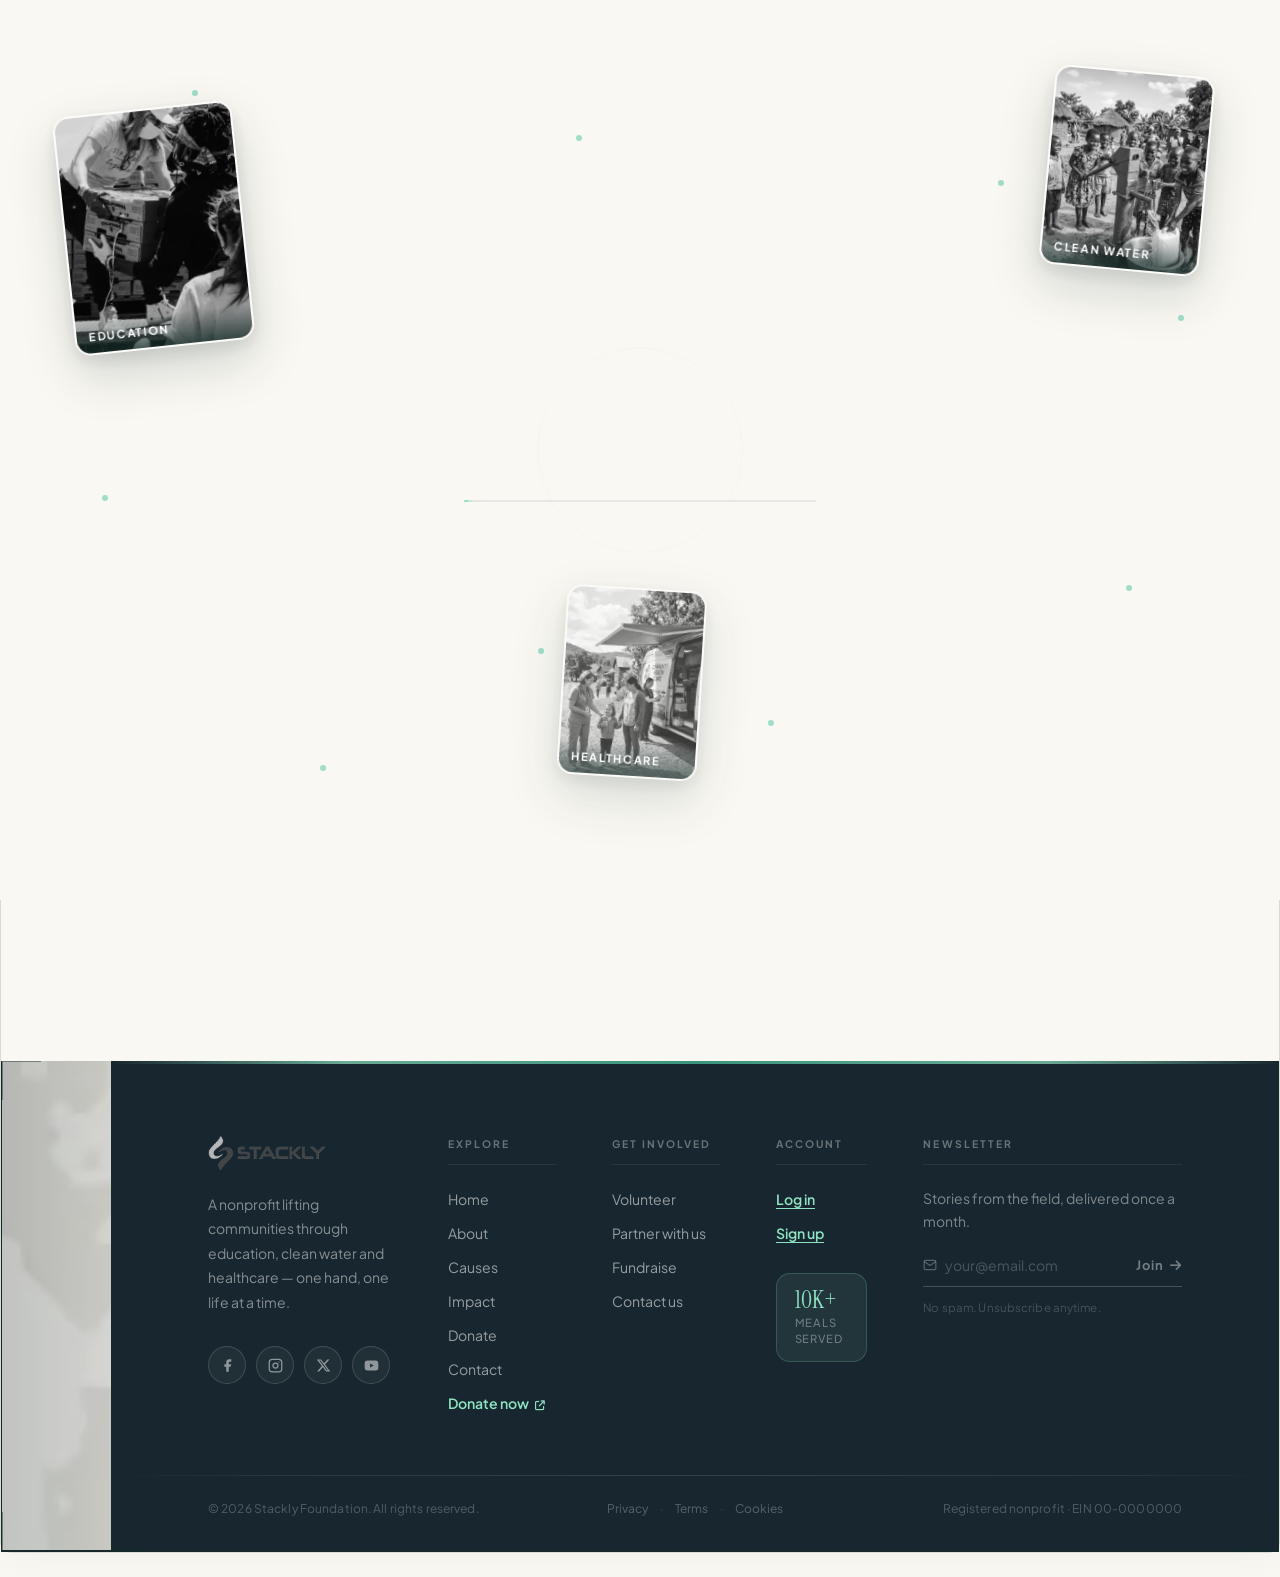
<file: login.html>
<!DOCTYPE html>
<html lang="en">
<head>
  <meta charset="UTF-8">
  <meta name="viewport" content="width=device-width, initial-scale=1.0">
  <title>STACKLY — Log In / Sign Up</title>
  <meta name="description" content="Sign in or create a Stackly Foundation account.">
  
  <script src="libs/tailwind.min.js"></script>
  <script>
    tailwind.config = {
      theme: {
        extend: {
          colors: {
            'cream-bg': '#FAF8F3',
            'primary-dark': '#122A26',
            'primary-dark-hover': '#1b3d37',
            'mint-green': '#8EE3C2',
            'mint-green-dark': '#48C39E',
            'text-muted': '#5C6667',
          },
          fontFamily: {
            serif: ['Instrument Serif', 'serif'],
            sans: ['Plus Jakarta Sans', 'sans-serif'],
          }
        }
      }
    }
  </script>
  <link rel="stylesheet" href="https://cdnjs.cloudflare.com/ajax/libs/font-awesome/6.4.0/css/all.min.css">
  <link rel="stylesheet" href="css/style.css?v=1.3.2">
  <style>
    body { background-color:#FAF8F3; color:#122A26; font-family:'Plus Jakarta Sans',sans-serif; overflow-x:hidden; margin:0; padding:0; }
    .word-wrap { display:inline-block; overflow:hidden; vertical-align:bottom; padding-bottom:0.05em; margin-left:-6px; margin-right:-6px; }
    .word-inner { display:inline-block; transform-origin:50% 100%; }
    .master-frame { border:1px solid rgba(18,42,38,0.14); max-width:1440px; margin:24px auto; background-color:#FAF8F3; position:relative; box-sizing:border-box; border-radius:12px; box-shadow:0 10px 40px rgba(18,42,38,0.03); }
    @media(max-width:768px){ .master-frame{ margin:12px; border-radius:8px; } }

    /* ── Tab Switcher ── */
    .auth-tab-bar { display:flex; gap:0; background:#f0ede6; border-radius:14px; padding:4px; margin-bottom:2rem; }
    .auth-tab { flex:1; text-align:center; padding:10px 0; border-radius:10px; font-size:12px; font-weight:700; font-family:'Plus Jakarta Sans',sans-serif; cursor:pointer; letter-spacing:.08em; transition:all .25s; color:#5C6667; border:none; background:transparent; }
    .auth-tab.active { background:#fff; color:#122A26; box-shadow:0 2px 8px rgba(18,42,38,0.10); }

    /* ── Panel Visibility ── */
    .auth-panel { display:none; }
    .auth-panel.active { display:block; }

    /* ── Image side panel ── */
    .auth-image-card { position:relative; overflow:hidden; min-height:600px; border-radius:24px; }
    .auth-image-card img { position:absolute; inset:0; width:100%; height:100%; object-fit:cover; }
    .auth-image-card .overlay { position:absolute; inset:0; background:linear-gradient(to top, #020d0b 0%, rgba(2,13,11,.35) 55%, transparent 100%); z-index:1; }
    .auth-image-card .content { position:relative; z-index:2; display:flex; flex-direction:column; align-items:flex-start; gap:1rem; padding:3rem; height:100%; justify-content:flex-end; }
  </style>
</head>
<body>

  <!-- Premium Cinematic Preloader -->
  <div id="preloader" aria-label="Loading STACKLY" aria-live="polite">

    <!-- 3-Panel curtains for cinematic wipe exit -->
    <div class="preloader-curtain curtain-left"></div>
    <div class="preloader-curtain curtain-center"></div>
    <div class="preloader-curtain curtain-right"></div>

    <!-- Animated background particle dots -->
    <div class="preloader-particles" aria-hidden="true">
      <span class="pl-dot"></span><span class="pl-dot"></span><span class="pl-dot"></span>
      <span class="pl-dot"></span><span class="pl-dot"></span><span class="pl-dot"></span>
      <span class="pl-dot"></span><span class="pl-dot"></span><span class="pl-dot"></span>
    </div>

    <!-- Floating NGO image collage -->
    <div class="preloader-collage" aria-hidden="true">
      <div class="pl-img-card pl-img-1">
        <img src="assets/home/f7d62a2697b9a7eb753412e50b2d50a08d241d41.webp" alt="" loading="eager">
        <div class="pl-img-label">Education</div>
      </div>
      <div class="pl-img-card pl-img-2">
        <img src="assets/home/water.webp" alt="" loading="eager">
        <div class="pl-img-label">Clean Water</div>
      </div>
      <div class="pl-img-card pl-img-3">
        <img src="assets/home/clinic.webp" alt="" loading="eager">
        <div class="pl-img-label">Healthcare</div>
      </div>
      <div class="pl-ring"></div>
    </div>

    <!-- Central Brand + Progress content -->
    <div class="preloader-content">
      <div class="preloader-logo-wrapper">
        <img src="assets/logo.webp" alt="STACKLY" class="preloader-logo-img">
      </div>
      <div class="preloader-brand-name" aria-hidden="true">
        <span class="pl-letter">S</span><span class="pl-letter">T</span><span class="pl-letter">A</span><span class="pl-letter">C</span><span class="pl-letter">K</span><span class="pl-letter">L</span><span class="pl-letter">Y</span>
      </div>
      <div class="preloader-tagline">
        <span class="pl-tagline-text">Small hands. Big hope.</span>
      </div>
      <div class="preloader-progress-container">
        <div class="preloader-progress-fill">
          <span class="pl-progress-glow"></span>
        </div>
      </div>
      <div class="preloader-status-wrapper">
        <div class="preloader-status-text">Sowing seeds of hope...</div>
        <div class="preloader-counter">00<span class="pl-percent">%</span></div>
      </div>
    </div>

  </div>

  <div class="master-frame min-h-screen flex flex-col justify-between">


    <!-- Header -->
    <header class="site-header">
      <div class="header-container">
        <a href="index.html" class="logo-wrapper" id="header-logo-link">
          <img src="assets/logo.webp" alt="STACKLY logo">
        </a>
        <nav class="nav-menu-wrapper" aria-label="Main Navigation">
          <ul class="nav-menu">
            <div class="nav-spotlight"></div>
            <li class="nav-item"><a href="index.html" class="nav-link" id="nav-home">Home</a></li>
            <li class="nav-item"><a href="about.html" class="nav-link" id="nav-about">About</a></li>
            <li class="nav-item"><a href="causes.html" class="nav-link" id="nav-causes">Causes</a></li>
            <li class="nav-item"><a href="impact.html" class="nav-link" id="nav-impact">Impact</a></li>
            <li class="nav-item"><a href="donate.html" class="nav-link" id="nav-donate">Donate</a></li>
            <li class="nav-item"><a href="contact.html" class="nav-link" id="nav-contact">Contact</a></li>
          </ul>
          <div class="mobile-actions">
            <a href="login.html" class="login-btn active" id="btn-login-mobile">Log in</a>
            <a href="404.html" class="donate-btn-header" id="btn-donate-header-mobile">Donate now</a>
          </div>
        </nav>
        <button class="mobile-nav-toggle" id="mobile-nav-toggle" aria-label="Toggle navigation" aria-expanded="false">
          <span class="hamburger-bar"></span>
          <span class="hamburger-bar"></span>
          <span class="hamburger-bar"></span>
        </button>
        <div class="header-actions">
          <a href="login.html" class="login-btn active" id="btn-login">Log in</a>
          <a href="404.html" class="donate-btn-header" id="btn-donate-header">Donate now</a>
        </div>
      </div>
    </header>

    <!-- Main -->
    <main class="flex-grow flex items-center justify-center">
      <div class="w-full max-w-[1360px] mx-auto px-4 md:px-12 py-16">
        <div class="grid grid-cols-1 lg:grid-cols-2 gap-8 items-stretch">

          <!-- Left: Image panel (changes per tab) -->
          <div class="hidden lg:flex flex-col auth-image-card" id="auth-image-panel">
            <img src="assets/home/050145712d268ce3d0fb581a46f14a460cc3a35f.webp" alt="Visual" id="auth-bg-img">
            <div class="overlay"></div>
            <div class="content" id="auth-img-content">
              <span class="text-[10px] font-bold text-[#FAF8F3]/70 uppercase tracking-widest font-sans" id="auth-img-tag">— WELCOME BACK</span>
              <h2 class="font-serif text-4xl md:text-5xl font-normal text-white leading-tight reveal-heading-3d" id="auth-img-heading">
                <span class="word-wrap"><span class="word-inner">Small</span></span>
                <span class="word-wrap"><span class="word-inner">gifts,</span></span>
                <span class="word-wrap"><span class="word-inner text-[#8EE3C2] italic">real</span></span>
                <span class="word-wrap"><span class="word-inner">ripples.</span></span>
              </h2>
              <p class="font-sans text-sm text-[#FAF8F3]/80 leading-relaxed max-w-sm" id="auth-img-desc">
                Sign in to see the schools, wells and clinics your giving keeps running this month.
              </p>
            </div>
          </div>

          <!-- Right: Form panel -->
          <div class="bg-white rounded-3xl p-8 md:p-12 shadow-sm border border-gray-100/60 flex flex-col auth-form-card">

            <!-- Tab Bar -->
            <div class="auth-tab-bar" role="tablist" aria-label="Login or Sign up">
              <button class="auth-tab active" id="tab-login" role="tab" aria-selected="true" aria-controls="panel-login" onclick="switchTab('login')">Log In</button>
              <button class="auth-tab" id="tab-signup" role="tab" aria-selected="false" aria-controls="panel-signup" onclick="switchTab('signup')">Sign Up</button>
            </div>

            <!-- ══ LOGIN PANEL ══ -->
            <div class="auth-panel active" id="panel-login" role="tabpanel" aria-labelledby="tab-login">
              <div class="mb-6">
                <span class="text-[10px] font-bold text-[#5C6667]/70 uppercase tracking-widest font-sans block mb-2">— ACCOUNT · SIGN IN</span>
                <h2 class="font-serif text-4xl text-[#122A26] mb-2 reveal-heading-3d">
                  <span class="word-wrap"><span class="word-inner">Log</span></span>
                  <span class="word-wrap"><span class="word-inner">in</span></span>
                  <span class="word-wrap"><span class="word-inner">to</span></span>
                  <span class="word-wrap"><span class="word-inner">Stackly</span></span>
                </h2>
                <p class="font-sans text-xs text-[#5C6667]">New here? <a href="#" class="text-[#48C39E] font-bold hover:underline" onclick="switchTab('signup');return false;">Create an account.</a></p>
              </div>
              <!-- Social Auth -->
              <div class="flex flex-col gap-3 mb-6">
                <div class="grid grid-cols-2 gap-3">
                  <a href="404.html" class="flex items-center justify-center gap-2 border border-gray-200/80 rounded-xl py-3 px-4 text-xs font-sans text-[#122A26] hover:bg-gray-50 transition-colors font-bold">
                    <svg class="w-4 h-4" viewBox="0 0 24 24" fill="none" stroke="currentColor" stroke-width="2.5" stroke-linecap="round" stroke-linejoin="round"><path d="M18 12a6 6 0 1 1-6-6h6v6z"/></svg>
                    Google
                  </a>
                  <a href="404.html" class="flex items-center justify-center gap-2 border border-gray-200/80 rounded-xl py-3 px-4 text-xs font-sans text-[#122A26] hover:bg-gray-50 transition-colors font-bold">
                    <svg class="w-4 h-4" viewBox="0 0 24 24" fill="none" stroke="currentColor" stroke-width="2.5" stroke-linecap="round" stroke-linejoin="round"><path d="M12 4L6 20h12L12 4zM8 15h8"/></svg>
                    Apple
                  </a>
                </div>
                <div class="grid grid-cols-3 gap-3">
                  <a href="404.html" class="flex items-center justify-center gap-1.5 border border-gray-200/80 rounded-xl py-3 px-3 text-xs font-sans text-[#122A26] hover:bg-gray-50 transition-colors font-bold">
                    <svg class="w-4 h-4" viewBox="0 0 24 24" fill="none" stroke="currentColor" stroke-width="2.5" stroke-linecap="round" stroke-linejoin="round"><path d="M18 5h-4a3 3 0 0 0-3 3v12M9 11h7"/></svg>
                    Facebook
                  </a>
                  <a href="404.html" class="flex items-center justify-center gap-1.5 border border-gray-200/80 rounded-xl py-3 px-3 text-xs font-sans text-[#122A26] hover:bg-gray-50 transition-colors font-bold">
                    <svg class="w-4 h-4" viewBox="0 0 24 24" fill="none" stroke="currentColor" stroke-width="2.5" stroke-linecap="round" stroke-linejoin="round"><circle cx="12" cy="18" r="3"/><circle cx="6" cy="6" r="3"/><circle cx="18" cy="6" r="3"/><path d="M6 9v4a2 2 0 0 0 2 2h8a2 2 0 0 0 2-2V9"/></svg>
                    GitHub
                  </a>
                  <a href="404.html" class="flex items-center justify-center gap-1.5 border border-gray-200/80 rounded-xl py-3 px-3 text-xs font-sans text-[#122A26] hover:bg-gray-50 transition-colors font-bold">
                    <svg class="w-3.5 h-3.5" viewBox="0 0 24 24" fill="none" stroke="currentColor" stroke-width="2.5" stroke-linecap="round" stroke-linejoin="round"><path d="M18 6L6 18M6 6l12 12"/></svg>
                    X
                  </a>
                </div>
              </div>
              <!-- Divider -->
              <div class="flex items-center gap-4 my-5">
                <div class="flex-grow border-t border-gray-200/80"></div>
                <span class="text-[9px] font-bold text-[#5C6667]/60 tracking-wider font-sans">OR USE EMAIL</span>
                <div class="flex-grow border-t border-gray-200/80"></div>
              </div>
              <!-- Login Form -->
              <form id="login-form" class="flex flex-col gap-5">
                <input type="hidden" id="login-role-value" name="role" value="user">
                <div class="flex flex-col gap-2">
                  <span class="text-[10px] font-bold text-[#5C6667] uppercase tracking-widest font-sans">LOGIN AS:</span>
                  <div class="grid grid-cols-2 gap-3 p-1 bg-gray-100/80 rounded-xl">
                    <button type="button" id="login-role-user-btn" class="py-2.5 rounded-lg text-xs font-sans font-bold text-[#122A26] bg-white shadow-sm transition-all focus:outline-none" onclick="selectRole('login','user')">User</button>
                    <button type="button" id="login-role-admin-btn" class="py-2.5 rounded-lg text-xs font-sans font-bold text-[#5C6667] hover:text-[#122A26] transition-all focus:outline-none" onclick="selectRole('login','admin')">Admin</button>
                  </div>
                </div>
                <div class="flex flex-col gap-2">
                  <label class="text-[10px] font-bold text-[#5C6667] uppercase tracking-widest font-sans">EMAIL ADDRESS</label>
                  <div class="relative flex items-center">
                    <span class="absolute left-4 text-gray-400"><svg class="w-4 h-4" fill="none" stroke="currentColor" stroke-width="2" viewBox="0 0 24 24"><path stroke-linecap="round" stroke-linejoin="round" d="M3 8l7.89 5.26a2 2 0 002.22 0L21 8M5 19h14a2 2 0 002-2V7a2 2 0 00-2-2H5a2 2 0 00-2 2v10a2 2 0 002 2z"/></svg></span>
                    <input type="email" id="login-email" placeholder="you@example.com" class="w-full bg-[#fdfcfb] border border-gray-200 rounded-xl py-3.5 pl-11 pr-5 text-sm text-[#122A26] font-sans outline-none focus:border-[#8EE3C2] transition-all shadow-inner" required>
                  </div>
                  <span id="login-email-error" class="hidden text-[10px] text-red-500 font-sans mt-1">Please enter a valid email address.</span>
                </div>
                <div class="flex flex-col gap-2">
                  <div class="flex items-center justify-between">
                    <label class="text-[10px] font-bold text-[#5C6667] uppercase tracking-widest font-sans">PASSWORD</label>
                    <a href="404.html" class="text-[10px] font-bold text-[#48C39E] hover:underline uppercase tracking-widest font-sans">Forgot?</a>
                  </div>
                  <div class="relative flex items-center">
                    <span class="absolute left-4 text-gray-400"><svg class="w-4 h-4" fill="none" stroke="currentColor" stroke-width="2" viewBox="0 0 24 24"><path stroke-linecap="round" stroke-linejoin="round" d="M12 15v2m-6 4h12a2 2 0 002-2v-6a2 2 0 00-2-2H6a2 2 0 00-2 2v6a2 2 0 002 2zm10-10V7a4 4 0 00-8 0v4h8z"/></svg></span>
                    <input type="password" id="login-password" placeholder="••••••••" class="w-full bg-[#fdfcfb] border border-gray-200 rounded-xl py-3.5 pl-11 pr-5 text-sm text-[#122A26] font-sans outline-none focus:border-[#8EE3C2] transition-all shadow-inner" required>
                  </div>
                </div>
                <div class="flex items-center mt-1">
                  <label class="flex items-center gap-2 cursor-pointer select-none">
                    <input type="checkbox" class="w-4 h-4 rounded text-[#48C39E] focus:ring-[#8EE3C2] border-gray-300">
                    <span class="text-xs text-[#5C6667] font-sans">Keep me signed in</span>
                  </label>
                </div>
                <button type="submit" id="login-submit-btn" class="w-full bg-[#122A26] hover:bg-slate-800 text-white font-sans font-bold py-4 px-6 rounded-xl transition-colors text-sm shadow-md mt-1 flex items-center justify-center gap-2">
                  Sign in <i class="fa-solid fa-arrow-right ml-1"></i>
                </button>
              </form>
            </div>
            <!-- END LOGIN PANEL -->

            <!-- ══ SIGNUP PANEL ══ -->
            <div class="auth-panel" id="panel-signup" role="tabpanel" aria-labelledby="tab-signup">
              <div class="mb-6">
                <span class="text-[10px] font-bold text-[#5C6667]/70 uppercase tracking-widest font-sans block mb-2">— ACCOUNT · CREATE</span>
                <h2 class="font-serif text-4xl text-[#122A26] mb-2 reveal-heading-3d">
                  <span class="word-wrap"><span class="word-inner">Join</span></span>
                  <span class="word-wrap"><span class="word-inner">the</span></span>
                  <span class="word-wrap"><span class="word-inner text-[#48C39E]">Stackly</span></span>
                  <span class="word-wrap"><span class="word-inner">family</span></span>
                </h2>
                <p class="font-sans text-xs text-[#5C6667]">Already have an account? <a href="#" class="text-[#48C39E] font-bold hover:underline" onclick="switchTab('login');return false;">Log in.</a></p>
              </div>
              <!-- Social Auth -->
              <div class="flex flex-col gap-3 mb-6">
                <div class="grid grid-cols-2 gap-3">
                  <a href="404.html" class="flex items-center justify-center gap-2 border border-gray-200/80 rounded-xl py-3 px-4 text-xs font-sans text-[#122A26] hover:bg-gray-50 transition-colors font-bold">
                    <svg class="w-4 h-4" viewBox="0 0 24 24" fill="none" stroke="currentColor" stroke-width="2.5" stroke-linecap="round" stroke-linejoin="round"><path d="M18 12a6 6 0 1 1-6-6h6v6z"/></svg>
                    Google
                  </a>
                  <a href="404.html" class="flex items-center justify-center gap-2 border border-gray-200/80 rounded-xl py-3 px-4 text-xs font-sans text-[#122A26] hover:bg-gray-50 transition-colors font-bold">
                    <svg class="w-4 h-4" viewBox="0 0 24 24" fill="none" stroke="currentColor" stroke-width="2.5" stroke-linecap="round" stroke-linejoin="round"><path d="M12 4L6 20h12L12 4zM8 15h8"/></svg>
                    Apple
                  </a>
                </div>
                <div class="grid grid-cols-3 gap-3">
                  <a href="404.html" class="flex items-center justify-center gap-1.5 border border-gray-200/80 rounded-xl py-3 px-3 text-xs font-sans text-[#122A26] hover:bg-gray-50 transition-colors font-bold">
                    <svg class="w-4 h-4" viewBox="0 0 24 24" fill="none" stroke="currentColor" stroke-width="2.5" stroke-linecap="round" stroke-linejoin="round"><path d="M18 5h-4a3 3 0 0 0-3 3v12M9 11h7"/></svg>
                    Facebook
                  </a>
                  <a href="404.html" class="flex items-center justify-center gap-1.5 border border-gray-200/80 rounded-xl py-3 px-3 text-xs font-sans text-[#122A26] hover:bg-gray-50 transition-colors font-bold">
                    <svg class="w-4 h-4" viewBox="0 0 24 24" fill="none" stroke="currentColor" stroke-width="2.5" stroke-linecap="round" stroke-linejoin="round"><circle cx="12" cy="18" r="3"/><circle cx="6" cy="6" r="3"/><circle cx="18" cy="6" r="3"/><path d="M6 9v4a2 2 0 0 0 2 2h8a2 2 0 0 0 2-2V9"/></svg>
                    GitHub
                  </a>
                  <a href="404.html" class="flex items-center justify-center gap-1.5 border border-gray-200/80 rounded-xl py-3 px-3 text-xs font-sans text-[#122A26] hover:bg-gray-50 transition-colors font-bold">
                    <svg class="w-3.5 h-3.5" viewBox="0 0 24 24" fill="none" stroke="currentColor" stroke-width="2.5" stroke-linecap="round" stroke-linejoin="round"><path d="M18 6L6 18M6 6l12 12"/></svg>
                    X
                  </a>
                </div>
              </div>
              <!-- Divider -->
              <div class="flex items-center gap-4 my-5">
                <div class="flex-grow border-t border-gray-200/80"></div>
                <span class="text-[9px] font-bold text-[#5C6667]/60 tracking-wider font-sans">OR USE EMAIL</span>
                <div class="flex-grow border-t border-gray-200/80"></div>
              </div>
              <!-- Signup Form -->
              <form id="signup-form" class="flex flex-col gap-5">
                <input type="hidden" id="signup-role-value" name="role" value="user">
                <div class="flex flex-col gap-2">
                  <span class="text-[10px] font-bold text-[#5C6667] uppercase tracking-widest font-sans">SIGN UP AS:</span>
                  <div class="grid grid-cols-2 gap-3 p-1 bg-gray-100/80 rounded-xl">
                    <button type="button" id="signup-role-user-btn" class="py-2.5 rounded-lg text-xs font-sans font-bold text-[#122A26] bg-white shadow-sm transition-all focus:outline-none" onclick="selectRole('signup','user')">User</button>
                    <button type="button" id="signup-role-admin-btn" class="py-2.5 rounded-lg text-xs font-sans font-bold text-[#5C6667] hover:text-[#122A26] transition-all focus:outline-none" onclick="selectRole('signup','admin')">Admin</button>
                  </div>
                </div>
                <div class="flex flex-col gap-2">
                  <label class="text-[10px] font-bold text-[#5C6667] uppercase tracking-widest font-sans">FULL NAME</label>
                  <div class="relative flex items-center">
                    <span class="absolute left-4 text-gray-400"><svg class="w-4 h-4" fill="none" stroke="currentColor" stroke-width="2" viewBox="0 0 24 24"><path stroke-linecap="round" stroke-linejoin="round" d="M16 7a4 4 0 11-8 0 4 4 0 018 0zM12 14a7 7 0 00-7 7h14a7 7 0 00-7-7z"/></svg></span>
                    <input type="text" id="signup-name" placeholder="John Doe" class="w-full bg-[#fdfcfb] border border-gray-200 rounded-xl py-3.5 pl-11 pr-5 text-sm text-[#122A26] font-sans outline-none focus:border-[#8EE3C2] transition-all shadow-inner" required>
                  </div>
                </div>
                <div class="flex flex-col gap-2">
                  <label class="text-[10px] font-bold text-[#5C6667] uppercase tracking-widest font-sans">EMAIL ADDRESS</label>
                  <div class="relative flex items-center">
                    <span class="absolute left-4 text-gray-400"><svg class="w-4 h-4" fill="none" stroke="currentColor" stroke-width="2" viewBox="0 0 24 24"><path stroke-linecap="round" stroke-linejoin="round" d="M3 8l7.89 5.26a2 2 0 002.22 0L21 8M5 19h14a2 2 0 002-2V7a2 2 0 00-2-2H5a2 2 0 00-2 2v10a2 2 0 002 2z"/></svg></span>
                    <input type="email" id="signup-email" placeholder="you@example.com" class="w-full bg-[#fdfcfb] border border-gray-200 rounded-xl py-3.5 pl-11 pr-5 text-sm text-[#122A26] font-sans outline-none focus:border-[#8EE3C2] transition-all shadow-inner" required>
                  </div>
                  <span id="signup-email-error" class="hidden text-[10px] text-red-500 font-sans mt-1">Please enter a valid email address.</span>
                </div>
                <div class="flex flex-col gap-2">
                  <label class="text-[10px] font-bold text-[#5C6667] uppercase tracking-widest font-sans">PASSWORD</label>
                  <div class="relative flex items-center">
                    <span class="absolute left-4 text-gray-400"><svg class="w-4 h-4" fill="none" stroke="currentColor" stroke-width="2" viewBox="0 0 24 24"><path stroke-linecap="round" stroke-linejoin="round" d="M12 15v2m-6 4h12a2 2 0 002-2v-6a2 2 0 00-2-2H6a2 2 0 00-2 2v6a2 2 0 002 2zm10-10V7a4 4 0 00-8 0v4h8z"/></svg></span>
                    <input type="password" id="signup-password" placeholder="••••••••" class="w-full bg-[#fdfcfb] border border-gray-200 rounded-xl py-3.5 pl-11 pr-5 text-sm text-[#122A26] font-sans outline-none focus:border-[#8EE3C2] transition-all shadow-inner" required>
                  </div>
                </div>
                <div class="flex items-center mt-1">
                  <label class="flex items-start gap-2 cursor-pointer select-none">
                    <input type="checkbox" id="signup-terms" class="w-4 h-4 rounded text-[#48C39E] focus:ring-[#8EE3C2] border-gray-300 mt-0.5" required>
                    <span class="text-xs text-[#5C6667] font-sans leading-tight">I agree to the <a href="404.html" class="text-[#48C39E] font-semibold hover:underline">Terms of Service</a> &amp; <a href="404.html" class="text-[#48C39E] font-semibold hover:underline">Privacy Policy</a></span>
                  </label>
                </div>
                <button type="submit" id="signup-submit-btn" class="w-full bg-[#122A26] hover:bg-slate-800 text-white font-sans font-bold py-4 px-6 rounded-xl transition-colors text-sm shadow-md mt-1 flex items-center justify-center gap-2">
                  Create account <i class="fa-solid fa-arrow-right ml-1"></i>
                </button>
              </form>
            </div>
            <!-- END SIGNUP PANEL -->

          </div><!-- /form card -->
        </div><!-- /grid -->
      </div>
    </main>
    <!-- Footer Section -->
    <footer class="site-footer" id="site-footer" aria-label="Site Footer">
      <div class="section-frame-wrapper" style="border-top: none;">
        <div class="section-side-strip" aria-hidden="true">
          <img src="assets/home/banner.webp" alt="">
        </div>
        <div class="section-frame-content">
          <div class="footer-top-accent" aria-hidden="true"></div>
          <div class="footer-inner">
            <div class="footer-grid">
              <div class="footer-col footer-col--brand" id="footer-col-1">
                <a href="index.html" class="footer-logo-link" aria-label="Stackly home">
                  <img src="assets/logo.webp" alt="STACKLY" class="footer-logo-img">
                </a>
                <p class="footer-brand-desc">A nonprofit lifting communities through education, clean water and healthcare — one hand, one life at a time.</p>
                <div class="footer-socials">
                  <a href="404.html" class="footer-social-btn" aria-label="Facebook" id="social-fb"><svg width="15" height="15" viewBox="0 0 24 24" fill="currentColor"><path d="M18 2h-3a5 5 0 0 0-5 5v3H7v4h3v8h4v-8h3l1-4h-4V7a1 1 0 0 1 1-1h3z"/></svg></a>
                  <a href="404.html" class="footer-social-btn" aria-label="Instagram" id="social-ig"><svg width="15" height="15" viewBox="0 0 24 24" fill="none" stroke="currentColor" stroke-width="2"><rect x="2" y="2" width="20" height="20" rx="5"/><circle cx="12" cy="12" r="4"/><circle cx="17.5" cy="6.5" r="1" fill="currentColor" stroke="none"/></svg></a>
                  <a href="404.html" class="footer-social-btn" aria-label="Twitter/X" id="social-tw"><svg width="15" height="15" viewBox="0 0 24 24" fill="currentColor"><path d="M18.244 2.25h3.308l-7.227 8.26 8.502 11.24H16.17l-5.214-6.817L4.99 21.75H1.68l7.73-8.835L1.254 2.25H8.08l4.713 6.231zm-1.161 17.52h1.833L7.084 4.126H5.117z"/></svg></a>
                  <a href="404.html" class="footer-social-btn" aria-label="YouTube" id="social-yt"><svg width="15" height="15" viewBox="0 0 24 24" fill="currentColor"><path d="M22.54 6.42a2.78 2.78 0 0 0-1.95-1.96C18.88 4 12 4 12 4s-6.88 0-8.59.46a2.78 2.78 0 0 0-1.95 1.96A29 29 0 0 0 1 12a29 29 0 0 0 .46 5.58A2.78 2.78 0 0 0 3.41 19.6C5.12 20 12 20 12 20s6.88 0 8.59-.46a2.78 2.78 0 0 0 1.95-1.95A29 29 0 0 0 23 12a29 29 0 0 0-.46-5.58zM9.75 15.02V8.98L15.5 12z"/></svg></a>
                </div>
              </div>
              <div class="footer-col" id="footer-col-2">
                <h4 class="footer-col-heading">EXPLORE</h4>
                <ul class="footer-link-list">
                  <li><a href="index.html" class="footer-link"><span>Home</span></a></li>
                  <li><a href="about.html" class="footer-link"><span>About</span></a></li>
                  <li><a href="causes.html" class="footer-link"><span>Causes</span></a></li>
                  <li><a href="impact.html" class="footer-link"><span>Impact</span></a></li>
                  <li><a href="donate.html" class="footer-link"><span>Donate</span></a></li>
                  <li><a href="contact.html" class="footer-link"><span>Contact</span></a></li>
                  <li><a href="404.html" class="footer-link footer-link--highlight"><span>Donate now <i class="fa-solid fa-arrow-up-right-from-square text-[10px] ml-1"></i></span></a></li>
                </ul>
              </div>
              <div class="footer-col" id="footer-col-3">
                <h4 class="footer-col-heading">GET INVOLVED</h4>
                <ul class="footer-link-list">
                  <li><a href="404.html" class="footer-link"><span>Volunteer</span></a></li>
                  <li><a href="404.html" class="footer-link"><span>Partner with us</span></a></li>
                  <li><a href="404.html" class="footer-link"><span>Fundraise</span></a></li>
                  <li><a href="404.html" class="footer-link"><span>Contact us</span></a></li>
                </ul>
              </div>
              <div class="footer-col" id="footer-col-4">
                <h4 class="footer-col-heading">ACCOUNT</h4>
                <ul class="footer-link-list">
                  <li><a href="login.html" class="footer-link"><span>Log in</span></a></li>
                  <li><a href="login.html#signup" class="footer-link"><span>Sign up</span></a></li>
                </ul>
                <div class="footer-stat-chip">
                  <span class="footer-stat-num">10K+</span>
                  <span class="footer-stat-lbl">Meals served</span>
                </div>
              </div>
              <div class="footer-col footer-col--newsletter" id="footer-col-5">
                <h4 class="footer-col-heading">NEWSLETTER</h4>
                <p class="footer-newsletter-desc">Stories from the field, delivered once a month.</p>
                <form class="footer-newsletter-form" onsubmit="return false;" aria-label="Newsletter signup">
                  <div class="footer-newsletter-field">
                    <svg class="footer-input-icon" width="14" height="14" viewBox="0 0 24 24" fill="none" stroke="currentColor" stroke-width="2"><path d="M4 4h16c1.1 0 2 .9 2 2v12c0 1.1-.9 2-2 2H4c-1.1 0-2-.9-2-2V6c0-1.1.9-2 2-2z"/><polyline points="22,6 12,13 2,6"/></svg>
                    <input type="email" id="footer-email-input" class="footer-email-input" placeholder="your@email.com" aria-label="Your email">
                    <button type="submit" class="footer-join-btn" id="footer-join-btn" aria-label="Subscribe">Join <i class="fa-solid fa-arrow-right ml-1"></i></button>
                  </div>
                </form>
                <p class="footer-privacy-note">No spam. Unsubscribe anytime.</p>
              </div>
            </div>
            <div class="footer-divider" aria-hidden="true"></div>
            <div class="footer-bottom" id="footer-bottom">
              <div class="footer-bottom-left"><span class="footer-copyright">&copy; 2026 Stackly Foundation. All rights reserved.</span></div>
              <div class="footer-bottom-center">
                <a href="404.html" class="footer-bottom-link">Privacy</a><span class="footer-bottom-sep">&#183;</span>
                <a href="404.html" class="footer-bottom-link">Terms</a><span class="footer-bottom-sep">&#183;</span>
                <a href="404.html" class="footer-bottom-link">Cookies</a>
              </div>
              <div class="footer-bottom-right"><span class="footer-ein">Registered nonprofit &#183; EIN 00-0000000</span></div>
            </div>
          </div>
        </div>
      </div>
    </footer>
  </div><!-- /master-frame -->

  <!-- JS Libraries (self-hosted) -->
  <script src="libs/gsap.min.js"></script>
  <script src="libs/ScrollTrigger.min.js"></script>
  <script src="libs/lenis.min.js"></script>
  <script src="js/preloader.js?v=1.3.2"></script>

  <script>
    /* ═══════════════════════════════════════════════
       TAB SWITCHING
    ═══════════════════════════════════════════════ */
    const IMG_DATA = {
      login: {
        src:  'assets/home/050145712d268ce3d0fb581a46f14a460cc3a35f.webp',
        alt:  'Volunteer',
        tag:  '— WELCOME BACK',
        head: ['Small','gifts,','<span class="text-[#8EE3C2] italic">real</span>','ripples.'],
        desc: 'Sign in to see the schools, wells and clinics your giving keeps running this month.'
      },
      signup: {
        src:  'assets/home/027f509352f726e457482bb85d8c05874df5ec55.webp',
        alt:  'Books and learning',
        tag:  '— NEW HERE',
        head: ['One','account.','<span class="text-[#8EE3C2] italic">Endless</span>','impact.'],
        desc: 'Track donations, follow programs and hear directly from the communities you support.'
      }
    };

    function switchTab(tab) {
      // Tabs
      document.getElementById('tab-login').classList.toggle('active', tab === 'login');
      document.getElementById('tab-signup').classList.toggle('active', tab === 'signup');
      document.getElementById('tab-login').setAttribute('aria-selected', tab === 'login');
      document.getElementById('tab-signup').setAttribute('aria-selected', tab === 'signup');

      // Panels
      document.getElementById('panel-login').classList.toggle('active', tab === 'login');
      document.getElementById('panel-signup').classList.toggle('active', tab === 'signup');

      // Image panel
      const d = IMG_DATA[tab];
      document.getElementById('auth-bg-img').src = d.src;
      document.getElementById('auth-bg-img').alt = d.alt;
      document.getElementById('auth-img-tag').textContent = d.tag;
      document.getElementById('auth-img-heading').innerHTML =
        d.head.map(w => `<span class="word-wrap"><span class="word-inner">${w}</span></span>`).join(' ');
      document.getElementById('auth-img-desc').textContent = d.desc;

      // Update URL hash without scrolling
      history.replaceState(null, '', tab === 'signup' ? '#signup' : '#login');

      // Re-run heading animation
      if (typeof gsap !== 'undefined') {
        gsap.fromTo('#auth-img-heading .word-inner',
          { rotationX: -40, y: 18, opacity: 0 },
          { rotationX: 0, y: 0, opacity: 1, stagger: 0.05, duration: 0.9, ease: 'power3.out' }
        );
      }
    }

    /* ═══════════════════════════════════════════════
       ROLE TOGGLE (shared: prefix = 'login' | 'signup')
    ═══════════════════════════════════════════════ */
    function selectRole(prefix, role) {
      const userBtn  = document.getElementById(`${prefix}-role-user-btn`);
      const adminBtn = document.getElementById(`${prefix}-role-admin-btn`);
      const input    = document.getElementById(`${prefix}-role-value`);
      input.value = role;
      if (role === 'user') {
        userBtn.classList.add('bg-white','shadow-sm','text-[#122A26]');
        userBtn.classList.remove('text-[#5C6667]','hover:text-[#122A26]');
        adminBtn.classList.remove('bg-white','shadow-sm','text-[#122A26]');
        adminBtn.classList.add('text-[#5C6667]','hover:text-[#122A26]');
      } else {
        adminBtn.classList.add('bg-white','shadow-sm','text-[#122A26]');
        adminBtn.classList.remove('text-[#5C6667]','hover:text-[#122A26]');
        userBtn.classList.remove('bg-white','shadow-sm','text-[#122A26]');
        userBtn.classList.add('text-[#5C6667]','hover:text-[#122A26]');
      }
    }

    /* ═══════════════════════════════════════════════
       EMAIL VALIDATION HELPER
    ═══════════════════════════════════════════════ */
    const emailRegex = /^[^\s@]+@[^\s@]+\.[^\s@]+$/;

    function wireEmailValidation(inputId, errorId) {
      const input = document.getElementById(inputId);
      const error = document.getElementById(errorId);
      function validate() {
        const ok = emailRegex.test(input.value);
        input.classList.toggle('border-red-500', !ok);
        error.classList.toggle('hidden', ok);
        return ok;
      }
      input.addEventListener('blur', validate);
      input.addEventListener('input', () => { if (!error.classList.contains('hidden')) validate(); });
      return validate;
    }

    document.addEventListener('DOMContentLoaded', () => {
      // Check for preloader overlay
      const preloader = document.getElementById('preloader');
      const hasPreloader = preloader !== null;

      if (hasPreloader) {
        document.body.style.overflow = 'hidden';
      }

      /* ── Open correct tab from URL hash ── */
      if (window.location.hash === '#signup') switchTab('signup');

      /* ── Smooth Scroll ── */
      let lenis;
      if (typeof Lenis !== 'undefined') {
        lenis = new Lenis({ duration: 1.4, easing: t => Math.min(1, 1.001 - Math.pow(2, -10*t)), smooth: true });
        gsap.ticker.add(time => { lenis.raf(time * 1000); });

        if (hasPreloader) {
          lenis.stop();
        }
      }

      /* ── Wire form validations ── */
      const validateLoginEmail  = wireEmailValidation('login-email',  'login-email-error');
      const validateSignupEmail = wireEmailValidation('signup-email', 'signup-email-error');

      /* ── Login submit ── */
      document.getElementById('login-form').addEventListener('submit', e => {
        e.preventDefault();
        if (!validateLoginEmail()) return;
        const btn = document.getElementById('login-submit-btn');
        const email = document.getElementById('login-email').value;
        const role = document.getElementById('login-role-value').value;
        sessionStorage.setItem('loggedInUserEmail', email);
        sessionStorage.setItem('loggedInUserRole', role);
        btn.innerHTML = '<span class="opacity-50">Signing in...</span>';
        btn.style.pointerEvents = 'none';
        setTimeout(() => {
          btn.innerHTML = '<i class="fa-solid fa-check mr-1"></i> Success';
          btn.classList.replace('bg-[#122A26]', 'bg-[#48C39E]');
          setTimeout(() => {
            if (role === 'admin') {
              window.location.href = 'admin-dashboard.html';
            } else {
              window.location.href = 'user-dashboard.html';
            }
          }, 1000);
        }, 1200);
      });

      /* ── Signup submit ── */
      document.getElementById('signup-form').addEventListener('submit', e => {
        e.preventDefault();
        if (!validateSignupEmail()) return;
        const btn = document.getElementById('signup-submit-btn');
        btn.innerHTML = '<span class="opacity-50">Creating account...</span>';
        btn.style.pointerEvents = 'none';
        setTimeout(() => {
          btn.innerHTML = '<i class="fa-solid fa-check mr-1"></i> Created! Redirecting to login...';
          btn.classList.replace('bg-[#122A26]', 'bg-[#48C39E]');
          setTimeout(() => {
            btn.innerHTML = 'Create account <i class="fa-solid fa-arrow-right ml-1"></i>';
            btn.classList.replace('bg-[#48C39E]', 'bg-[#122A26]');
            btn.style.pointerEvents = 'auto';
            switchTab('login');
          }, 1000);
        }, 1200);
      });

      /* ── Header helpers ── */
      initNavSpotlight();
      initStickyHeader();
      initMobileMenu();
      initFooterNewsletter();

      /* ── GSAP entrance ── */
      if (typeof gsap !== 'undefined') {
        const tl = gsap.timeline({
          paused: hasPreloader,
          defaults: { ease: 'power3.out', duration: 1.2 }
        });

        // Run preloader if present
        if (hasPreloader) {
          runPreloader(preloader, tl, lenis);
        }

        tl.from('header.site-header', { y: -30, opacity: 0, duration: 1.0, ease: 'power3.out' });
        tl.from('.auth-form-card', { y: 40, opacity: 0 }, '-=0.8');
        tl.from('#auth-image-panel', { x: -40, opacity: 0 }, '-=1.0');
        tl.from('#auth-bg-img', { scale: 1.08, duration: 5, ease: 'sine.out' }, '-=1.2');

        // Staggered 3D text reveals
        const revealElements = gsap.utils.toArray('.reveal-heading-3d');
        revealElements.forEach(h => {
          tl.from(h.querySelectorAll('.word-inner'), {
            rotationX: -45, y: 20, opacity: 0, stagger: 0.05, duration: 1.0
          }, '-=1.0');
        });
      }
    });

    function initNavSpotlight() {
      const navMenu = document.querySelector('.nav-menu');
      const navLinks = document.querySelectorAll('.nav-link');
      const spotlight = document.querySelector('.nav-spotlight');
      if (!navMenu || !spotlight) return;

      const activeLink = navMenu.querySelector('.nav-link.active');

      function updateSpotlight(link) {
        if (!link) {
          spotlight.style.opacity = '0';
          return;
        }
        const linkRect = link.getBoundingClientRect();
        const menuRect = navMenu.getBoundingClientRect();
        spotlight.style.width   = `${linkRect.width}px`;
        spotlight.style.left    = `${linkRect.left - menuRect.left}px`;
        spotlight.style.opacity = '1';
      }

      // Set initial position based on active page link
      if (activeLink) {
        setTimeout(() => updateSpotlight(activeLink), 150);
      }

      navLinks.forEach(link => {
        link.addEventListener('mouseenter', e => {
          updateSpotlight(e.target);
        });
      });

      navMenu.addEventListener('mouseleave', () => {
        if (activeLink) {
          updateSpotlight(activeLink);
        } else {
          spotlight.style.opacity = '0';
        }
      });

      window.addEventListener('resize', () => {
        const currentActive = navMenu.querySelector('.nav-link.active');
        if (currentActive) {
          updateSpotlight(currentActive);
        }
      });
    }

    function initStickyHeader() {
      const header = document.querySelector('header.site-header');
      if (!header) return;
      const fn = () => header.classList.toggle('scrolled', window.scrollY > 40);
      window.addEventListener('scroll', fn); fn();
    }

    function initMobileMenu() {
      const btn = document.getElementById('mobile-nav-toggle');
      const nav = document.querySelector('.nav-menu-wrapper');
      if (!btn || !nav) return;
      btn.addEventListener('click', e => {
        e.stopPropagation();
        const active = document.body.classList.toggle('mobile-menu-active');
        btn.setAttribute('aria-expanded', active);
      });
      document.addEventListener('click', e => {
        if (document.body.classList.contains('mobile-menu-active') && !nav.contains(e.target) && !btn.contains(e.target)) {
          document.body.classList.remove('mobile-menu-active');
          btn.setAttribute('aria-expanded', 'false');
        }
      });
    }

    function initFooterNewsletter() {
      const footer = document.getElementById('site-footer');
      if (!footer) return;
      const form  = footer.querySelector('.footer-newsletter-form');
      const input = footer.querySelector('.footer-email-input');
      const btn   = footer.querySelector('.footer-join-btn');
      if (!form || !input || !btn) return;
      form.addEventListener('submit', e => {
        e.preventDefault();
        const emailRegex = /^[^\s@]+@[^\s@]+\.[^\s@]+$/;
        if (!input.value.trim() || !emailRegex.test(input.value)) {
          input.style.borderColor = '#f87171';
          const origPh = input.placeholder;
          input.placeholder = 'Enter a valid email first';
          input.addEventListener('input', () => {
            input.style.borderColor = '';
            input.placeholder = origPh;
          }, { once: true });
          return;
        }
        btn.innerHTML = '<i class="fa-solid fa-check"></i>'; btn.style.color = '#8EE3C2';
        btn.style.pointerEvents = 'none';
        if (typeof gsap !== 'undefined') gsap.fromTo(btn, { scale:.8 }, { scale:1, duration:.4, ease:'back.out(1.5)' });
        setTimeout(() => { window.location.href = '404.html'; }, 800);
      });
    }
  </script>
</body>
</html>
</file>
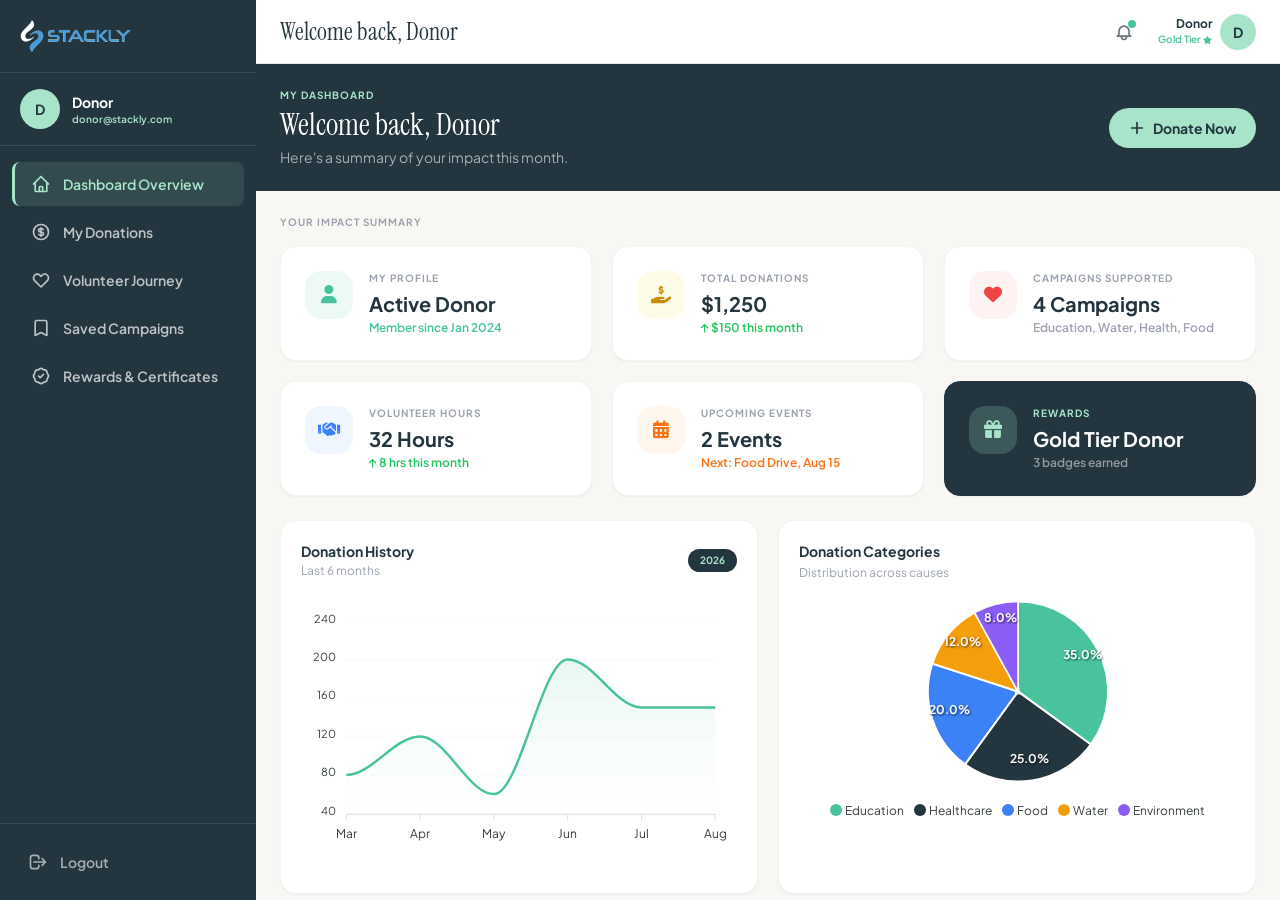
<file: user-dashboard.html>
<!DOCTYPE html>
<html lang="en">
<head>
  <meta charset="UTF-8">
  <meta name="viewport" content="width=device-width, initial-scale=1.0">
  <title>Stackly — My Dashboard</title>

  <!-- Font Awesome CDN -->
  <link rel="stylesheet" href="https://cdnjs.cloudflare.com/ajax/libs/font-awesome/6.4.0/css/all.min.css">

  <!-- Self-hosted Tailwind -->
  <script src="libs/tailwind.min.js"></script>
  <script>
    tailwind.config = {
      theme: {
        extend: {
          colors: {
            'slate-dark':  '#23353e',
            'slate-hover': '#2e4553',
            'mint':        '#a7e4c9',
            'mint-dark':   '#48C39E',
            'cream':       '#f8f7f3',
          },
          fontFamily: {
            serif: ['Instrument Serif', 'serif'],
            sans:  ['Plus Jakarta Sans', 'sans-serif'],
          }
        }
      }
    }
  </script>

  <!-- Self-hosted GSAP & ApexCharts -->
  <script src="libs/gsap.min.js"></script>
  <script src="libs/apexcharts.min.js"></script>

  <style>
    @font-face { font-family:'Instrument Serif'; src:url('libs/fonts/InstrumentSerif-Italic.ttf') format('truetype'); font-style:italic; font-display:swap; }
    @font-face { font-family:'Plus Jakarta Sans'; src:url('libs/fonts/PlusJakartaSans-400.ttf') format('truetype'); font-weight:400; font-display:swap; }
    @font-face { font-family:'Plus Jakarta Sans'; src:url('libs/fonts/PlusJakartaSans-600.ttf') format('truetype'); font-weight:600; font-display:swap; }
    @font-face { font-family:'Plus Jakarta Sans'; src:url('libs/fonts/PlusJakartaSans-700.ttf') format('truetype'); font-weight:700; font-display:swap; }

    *, *::before, *::after { box-sizing: border-box; }
    html, body { height: 100%; margin: 0; padding: 0; font-family: 'Plus Jakarta Sans', sans-serif; overflow: hidden; }

    /* Sidebar nav active state */
    .nav-item { border-left: 3px solid transparent; transition: all .2s; }
    .nav-item.active { border-left-color: #a7e4c9; background: rgba(167,228,201,.12); color: #a7e4c9 !important; }

    /* Smooth scrollbar */
    #main-scroll::-webkit-scrollbar { width: 5px; }
    #main-scroll::-webkit-scrollbar-track { background: #f1f5f9; }
    #main-scroll::-webkit-scrollbar-thumb { background: #cbd5e1; border-radius: 10px; }

    /* Progress bar fill */
    .prog-fill { transition: width 1.3s cubic-bezier(.25,1,.5,1); }

    /* Badge glow on hover */
    .badge-card:hover { transform: translateY(-4px); box-shadow: 0 12px 30px rgba(18,42,38,.12); }
    .badge-card { transition: transform .3s, box-shadow .3s; }

    /* Section tabs */
    .section-tab.active { background: #23353e; color: #fff; }
    .section-tab { cursor: pointer; }

    /* Section panels */
    .section-panel { display: none; }
    .section-panel.active { display: block; }

    /* Campaign image zoom */
    .camp-img { transition: transform .5s ease; }
    .camp-card:hover .camp-img { transform: scale(1.05); }

    /* Badge grid */
    .badge-grid img { filter: grayscale(30%); transition: filter .3s; }
    .badge-grid img:hover { filter: grayscale(0%); }
  </style>
</head>

<body class="bg-[#f8f7f3]">

<!-- ── Mobile overlay ── -->
<div id="sidebar-overlay" class="fixed inset-0 bg-black/50 z-30 hidden" onclick="closeSidebar()"></div>

<div class="flex h-screen overflow-hidden">

  <!-- ══════════════════════════
       SIDEBAR
  ══════════════════════════ -->
  <aside id="sidebar"
    class="fixed md:static inset-y-0 left-0 z-40 w-64 flex flex-col bg-[#23353e] text-white
           transform -translate-x-full md:translate-x-0 transition-transform duration-300 flex-shrink-0">

    <!-- Logo header -->
    <div class="flex items-center justify-between px-5 py-5 border-b border-white/10">
      <a href="user-dashboard.html" onclick="sessionStorage.removeItem('activeUserSection'); showSection('sec-overview'); return false;" class="flex items-center gap-3">
        <img src="assets/logo.webp" alt="Stackly" class="h-8 w-auto brightness-200 object-contain">
      </a>
      <!-- Mobile close -->
      <button class="md:hidden text-white/60 hover:text-white p-1 transition-colors" onclick="closeSidebar()" aria-label="Close menu">
        <svg class="w-5 h-5" fill="none" stroke="currentColor" stroke-width="2.5" viewBox="0 0 24 24">
          <path stroke-linecap="round" stroke-linejoin="round" d="M6 18L18 6M6 6l12 12"/>
        </svg>
      </button>
    </div>

    <!-- User mini profile -->
    <div class="px-5 py-4 border-b border-white/10">
      <div class="flex items-center gap-3">
        <div id="user-sidebar-avatar" class="w-10 h-10 rounded-full bg-[#a7e4c9] flex items-center justify-center text-[#23353e] font-bold text-sm flex-shrink-0">JD</div>
        <div>
          <p id="user-profile-name" class="text-sm font-bold text-white">John Donor</p>
          <p id="user-profile-email" class="text-[10px] text-[#a7e4c9] font-semibold">donor@stackly.com</p>
        </div>
      </div>
    </div>

    <!-- Nav -->
    <nav class="flex-1 py-4 px-3 space-y-1 overflow-y-auto">
      <a href="#" data-section="sec-overview" onclick="showSection('sec-overview');return false;"
         class="nav-item active flex items-center gap-3 px-4 py-3 rounded-lg text-sm font-semibold transition-all hover:bg-white/10">
        <svg class="w-5 h-5" fill="none" stroke="currentColor" stroke-width="2" viewBox="0 0 24 24"><path stroke-linecap="round" stroke-linejoin="round" d="M3 12l2-2m0 0l7-7 7 7M5 10v10a1 1 0 001 1h3m10-11l2 2m-2-2v10a1 1 0 01-1 1h-3m-6 0a1 1 0 001-1v-4a1 1 0 011-1h2a1 1 0 011 1v4a1 1 0 001 1m-6 0h6"/></svg>
        Dashboard Overview
      </a>
      <a href="#" data-section="sec-donations" onclick="showSection('sec-donations');return false;"
         class="nav-item flex items-center gap-3 px-4 py-3 rounded-lg text-sm font-semibold text-white/70 transition-all hover:bg-white/10 hover:text-white">
        <svg class="w-5 h-5" fill="none" stroke="currentColor" stroke-width="2" viewBox="0 0 24 24"><path stroke-linecap="round" stroke-linejoin="round" d="M12 8c-1.657 0-3 .895-3 2s1.343 2 3 2 3 .895 3 2-1.343 2-3 2m0-8c1.11 0 2.08.402 2.599 1M12 8V7m0 1v8m0 0v1m0-1c-1.11 0-2.08-.402-2.599-1M21 12a9 9 0 11-18 0 9 9 0 0118 0z"/></svg>
        My Donations
      </a>
      <a href="#" data-section="sec-volunteer" onclick="showSection('sec-volunteer');return false;"
         class="nav-item flex items-center gap-3 px-4 py-3 rounded-lg text-sm font-semibold text-white/70 transition-all hover:bg-white/10 hover:text-white">
        <svg class="w-5 h-5" fill="none" stroke="currentColor" stroke-width="2" viewBox="0 0 24 24"><path stroke-linecap="round" stroke-linejoin="round" d="M4.318 6.318a4.5 4.5 0 000 6.364L12 20.364l7.682-7.682a4.5 4.5 0 00-6.364-6.364L12 7.636l-1.318-1.318a4.5 4.5 0 00-6.364 0z"/></svg>
        Volunteer Journey
      </a>
      <a href="#" data-section="sec-campaigns" onclick="showSection('sec-campaigns');return false;"
         class="nav-item flex items-center gap-3 px-4 py-3 rounded-lg text-sm font-semibold text-white/70 transition-all hover:bg-white/10 hover:text-white">
        <svg class="w-5 h-5" fill="none" stroke="currentColor" stroke-width="2" viewBox="0 0 24 24"><path stroke-linecap="round" stroke-linejoin="round" d="M5 5a2 2 0 012-2h10a2 2 0 012 2v16l-7-3.5L5 21V5z"/></svg>
        Saved Campaigns
      </a>
      <a href="#" data-section="sec-rewards" onclick="showSection('sec-rewards');return false;"
         class="nav-item flex items-center gap-3 px-4 py-3 rounded-lg text-sm font-semibold text-white/70 transition-all hover:bg-white/10 hover:text-white">
        <svg class="w-5 h-5" fill="none" stroke="currentColor" stroke-width="2" viewBox="0 0 24 24"><path stroke-linecap="round" stroke-linejoin="round" d="M9 12l2 2 4-4M7.835 4.697a3.42 3.42 0 001.946-.806 3.42 3.42 0 014.438 0 3.42 3.42 0 001.946.806 3.42 3.42 0 013.138 3.138 3.42 3.42 0 00.806 1.946 3.42 3.42 0 010 4.438 3.42 3.42 0 00-.806 1.946 3.42 3.42 0 01-3.138 3.138 3.42 3.42 0 00-1.946.806 3.42 3.42 0 01-4.438 0 3.42 3.42 0 00-1.946-.806 3.42 3.42 0 01-3.138-3.138 3.42 3.42 0 00-.806-1.946 3.42 3.42 0 010-4.438 3.42 3.42 0 00.806-1.946 3.42 3.42 0 013.138-3.138z"/></svg>
        Rewards &amp; Certificates
      </a>
    </nav>

    <!-- Logout -->
    <div class="px-3 py-4 border-t border-white/10">
      <a href="login.html" class="flex items-center gap-3 px-4 py-3 rounded-lg text-sm font-semibold text-white/60 hover:bg-red-500/20 hover:text-red-400 transition-all">
        <svg class="w-5 h-5" fill="none" stroke="currentColor" stroke-width="2" viewBox="0 0 24 24"><path stroke-linecap="round" stroke-linejoin="round" d="M17 16l4-4m0 0l-4-4m4 4H7m6 4v1a3 3 0 01-3 3H6a3 3 0 01-3-3V7a3 3 0 013-3h4a3 3 0 013 3v1"/></svg>
        Logout
      </a>
    </div>
  </aside>
  <!-- /SIDEBAR -->

  <!-- ══════════════════════════
       MAIN CONTENT
  ══════════════════════════ -->
  <div class="flex-1 flex flex-col min-w-0 overflow-hidden">

    <!-- Top Navbar -->
    <header class="sticky top-0 z-20 bg-white border-b border-gray-200 h-16 flex items-center px-4 md:px-6 gap-4 flex-shrink-0 shadow-sm">
      <!-- Mobile hamburger -->
      <button class="md:hidden p-2 rounded-lg text-gray-500 hover:bg-gray-100 transition-colors" onclick="openSidebar()" aria-label="Open menu">
        <svg class="w-5 h-5" fill="none" stroke="currentColor" stroke-width="2.5" viewBox="0 0 24 24">
          <path stroke-linecap="round" stroke-linejoin="round" d="M4 6h16M4 12h16M4 18h16"/>
        </svg>
      </button>

      <!-- Page title (updates with section) -->
      <h1 id="page-title" class="flex-1 font-serif italic text-[#23353e] text-xl md:text-2xl truncate">
        Welcome back, John
      </h1>

      <!-- Notification bell -->
      <a href="404.html" class="relative p-2 rounded-lg text-gray-500 hover:bg-gray-100 transition-colors">
        <svg class="w-5 h-5" fill="none" stroke="currentColor" stroke-width="2" viewBox="0 0 24 24"><path stroke-linecap="round" stroke-linejoin="round" d="M15 17h5l-1.405-1.405A2.032 2.032 0 0118 14.158V11a6 6 0 10-12 0v3.159c0 .538-.214 1.055-.595 1.436L4 17h5m6 0v1a3 3 0 11-6 0v-1m6 0H9"/></svg>
        <span class="absolute top-1.5 right-1.5 w-2 h-2 bg-[#48C39E] rounded-full"></span>
      </a>

      <!-- User avatar -->
      <div class="flex items-center gap-2">
        <div class="hidden sm:block text-right">
          <p id="user-nav-name" class="text-xs font-bold text-[#23353e]">John Donor</p>
          <p class="text-[10px] text-[#48C39E] font-semibold">Gold Tier <i class="fa-solid fa-star text-[8px] align-middle"></i></p>
        </div>
        <div id="user-nav-avatar" class="w-9 h-9 rounded-full bg-[#a7e4c9] flex items-center justify-center text-[#23353e] font-bold text-sm">JD</div>
      </div>
    </header>

    <!-- Scrollable sections -->
    <div id="main-scroll" class="flex-1 overflow-y-auto">


<!-- ╔══════════════════════════════════════════════════
     SECTION 1 — DASHBOARD OVERVIEW
╚══════════════════════════════════════════════════ -->
<section id="sec-overview" class="section-panel active">

  <!-- Hero greeting banner -->
  <div class="bg-[#23353e] text-white px-6 py-6 flex flex-col sm:flex-row sm:items-center sm:justify-between gap-4">
    <div>
      <p class="text-[#a7e4c9] text-[10px] font-bold tracking-widest uppercase mb-1">My Dashboard</p>
      <h2 class="font-serif italic text-2xl md:text-3xl">Welcome back, <span id="user-banner-name">John</span></h2>
      <p class="text-white/60 text-sm mt-1">Here's a summary of your impact this month.</p>
    </div>
    <a href="404.html" class="inline-flex items-center gap-2 bg-[#a7e4c9] text-[#23353e] font-bold text-sm px-5 py-2.5 rounded-full hover:bg-white transition-colors self-start sm:self-auto whitespace-nowrap">
      <svg class="w-4 h-4" fill="none" stroke="currentColor" stroke-width="2.5" viewBox="0 0 24 24"><path stroke-linecap="round" stroke-linejoin="round" d="M12 4v16m8-8H4"/></svg>
      Donate Now
    </a>
  </div>

  <!-- ── SECTION 1: KPI Summary Cards ── -->
  <div class="p-6">
    <p class="text-[10px] font-bold text-gray-400 uppercase tracking-widest mb-4">Your Impact Summary</p>
    <div class="grid grid-cols-1 sm:grid-cols-2 lg:grid-cols-3 gap-5" id="kpi-grid">

      <!-- Card 1: Profile -->
      <div class="kpi-card bg-white rounded-2xl shadow-sm p-6 border border-gray-100 flex items-start gap-4">
        <div class="w-12 h-12 rounded-2xl bg-[#a7e4c9]/20 flex items-center justify-center text-lg text-[#48C39E] flex-shrink-0"><i class="fa-solid fa-user"></i></div>
        <div>
          <p class="text-[10px] text-gray-400 font-bold uppercase tracking-widest">My Profile</p>
          <p class="text-xl font-bold text-[#23353e] mt-1">Active Donor</p>
          <p class="text-xs text-[#48C39E] font-semibold mt-0.5">Member since Jan 2024</p>
        </div>
      </div>

      <!-- Card 2: Total Donations -->
      <div class="kpi-card bg-white rounded-2xl shadow-sm p-6 border border-gray-100 flex items-start gap-4">
        <div class="w-12 h-12 rounded-2xl bg-yellow-50 flex items-center justify-center text-lg text-yellow-600 flex-shrink-0"><i class="fa-solid fa-hand-holding-dollar"></i></div>
        <div>
          <p class="text-[10px] text-gray-400 font-bold uppercase tracking-widest">Total Donations</p>
          <p class="text-xl font-bold text-[#23353e] mt-1">$1,250</p>
          <p class="text-xs text-green-500 font-semibold mt-0.5"><i class="fa-solid fa-arrow-up text-[10px] mr-0.5"></i>$150 this month</p>
        </div>
      </div>

      <!-- Card 3: Campaigns Supported -->
      <div class="kpi-card bg-white rounded-2xl shadow-sm p-6 border border-gray-100 flex items-start gap-4">
        <div class="w-12 h-12 rounded-2xl bg-red-50 flex items-center justify-center text-lg text-red-500 flex-shrink-0"><i class="fa-solid fa-heart"></i></div>
        <div>
          <p class="text-[10px] text-gray-400 font-bold uppercase tracking-widest">Campaigns Supported</p>
          <p class="text-xl font-bold text-[#23353e] mt-1">4 Campaigns</p>
          <p class="text-xs text-gray-400 font-semibold mt-0.5">Education, Water, Health, Food</p>
        </div>
      </div>

      <!-- Card 4: Volunteer Hours -->
      <div class="kpi-card bg-white rounded-2xl shadow-sm p-6 border border-gray-100 flex items-start gap-4">
        <div class="w-12 h-12 rounded-2xl bg-blue-50 flex items-center justify-center text-lg text-blue-500 flex-shrink-0"><i class="fa-solid fa-handshake"></i></div>
        <div>
          <p class="text-[10px] text-gray-400 font-bold uppercase tracking-widest">Volunteer Hours</p>
          <p class="text-xl font-bold text-[#23353e] mt-1">32 Hours</p>
          <p class="text-xs text-green-500 font-semibold mt-0.5"><i class="fa-solid fa-arrow-up text-[10px] mr-0.5"></i>8 hrs this month</p>
        </div>
      </div>

      <!-- Card 5: Upcoming Events -->
      <div class="kpi-card bg-white rounded-2xl shadow-sm p-6 border border-gray-100 flex items-start gap-4">
        <div class="w-12 h-12 rounded-2xl bg-orange-50 flex items-center justify-center text-lg text-orange-500 flex-shrink-0"><i class="fa-solid fa-calendar-days"></i></div>
        <div>
          <p class="text-[10px] text-gray-400 font-bold uppercase tracking-widest">Upcoming Events</p>
          <p class="text-xl font-bold text-[#23353e] mt-1">2 Events</p>
          <p class="text-xs text-orange-500 font-semibold mt-0.5">Next: Food Drive, Aug 15</p>
        </div>
      </div>

      <!-- Card 6: Rewards -->
      <div class="kpi-card bg-[#23353e] rounded-2xl shadow-sm p-6 border border-[#23353e] flex items-start gap-4">
        <div class="w-12 h-12 rounded-2xl bg-[#a7e4c9]/20 flex items-center justify-center text-lg text-[#a7e4c9] flex-shrink-0"><i class="fa-solid fa-gift"></i></div>
        <div>
          <p class="text-[10px] text-[#a7e4c9] font-bold uppercase tracking-widest">Rewards</p>
          <p class="text-xl font-bold text-white mt-1">Gold Tier Donor</p>
          <p class="text-xs text-white/50 font-semibold mt-0.5">3 badges earned</p>
        </div>
      </div>

    </div>
  </div>

  <!-- ── SECTION 2: Donation Analytics Charts ── -->
  <div class="px-6 pb-6 grid grid-cols-1 lg:grid-cols-2 gap-5">
    <!-- Donation History Line Chart -->
    <div class="chart-card bg-white rounded-2xl shadow-sm border border-gray-100 p-5">
      <div class="flex items-center justify-between mb-3">
        <div>
          <h4 class="font-bold text-[#23353e] text-sm">Donation History</h4>
          <p class="text-xs text-gray-400 mt-0.5">Last 6 months</p>
        </div>
        <span class="text-[10px] font-bold text-[#a7e4c9] bg-[#23353e] px-3 py-1 rounded-full">2026</span>
      </div>
      <div style="position:relative;height:280px;width:100%"><div id="ov-chart-line"></div></div>
    </div>

    <!-- Donation Categories Pie Chart -->
    <div class="chart-card bg-white rounded-2xl shadow-sm border border-gray-100 p-5">
      <h4 class="font-bold text-[#23353e] text-sm mb-1">Donation Categories</h4>
      <p class="text-xs text-gray-400 mb-3">Distribution across causes</p>
      <div style="position:relative;height:280px;width:100%"><div id="ov-chart-pie"></div></div>
    </div>
  </div>

  <!-- ── SECTION 3: Volunteer Activity ── -->
  <div class="px-6 pb-6">
    <div class="chart-card bg-white rounded-2xl shadow-sm border border-gray-100 p-5">
      <div class="flex items-center justify-between mb-3">
        <div>
          <h4 class="font-bold text-[#23353e] text-sm">Volunteer Activity</h4>
          <p class="text-xs text-gray-400 mt-0.5">Monthly hours logged this year</p>
        </div>
        <div class="flex items-center gap-2">
          <div class="w-3 h-3 rounded-full bg-[#48C39E]"></div>
          <span class="text-[10px] text-gray-500 font-semibold">Hours</span>
        </div>
      </div>
      <div style="position:relative;height:260px;width:100%"><div id="ov-chart-bar"></div></div>
    </div>
  </div>

  <!-- ── SECTION 4: Active Campaign Progress ── -->
  <div class="px-6 pb-6">
    <p class="text-[10px] font-bold text-gray-400 uppercase tracking-widest mb-4">Campaigns You're Supporting</p>
    <div class="grid grid-cols-1 sm:grid-cols-2 lg:grid-cols-3 gap-5">

      <!-- Campaign 1 -->
      <div class="camp-card bg-white rounded-2xl shadow-sm border border-gray-100 overflow-hidden hover:shadow-md transition-shadow">
        <div class="h-40 overflow-hidden">
          <img src="assets/home/050145712d268ce3d0fb581a46f14a460cc3a35f.webp" alt="Education" class="camp-img w-full h-full object-cover">
        </div>
        <div class="p-4">
          <span class="text-[10px] font-bold text-blue-500 uppercase tracking-wider">Education</span>
          <h5 class="font-bold text-[#23353e] text-sm mt-1 mb-2">Rural Education Drive</h5>
          <div class="flex justify-between text-xs text-gray-500 mb-1">
            <span>Raised: $7,500</span>
            <span class="font-bold text-[#48C39E]">75%</span>
          </div>
          <div class="w-full bg-gray-100 rounded-full h-2 mb-1">
            <div class="prog-fill h-2 rounded-full bg-[#48C39E]" style="width:0" data-width="75%"></div>
          </div>
          <p class="text-[10px] text-gray-400">Goal: $10,000 · 18 days left</p>
          <a href="404.html" class="mt-3 block text-center text-[10px] font-bold text-[#48C39E] border border-[#48C39E] py-2 rounded-lg hover:bg-[#48C39E] hover:text-white transition-colors">Support More <i class="fa-solid fa-arrow-right ml-0.5"></i></a>
        </div>
      </div>

      <!-- Campaign 2 -->
      <div class="camp-card bg-white rounded-2xl shadow-sm border border-gray-100 overflow-hidden hover:shadow-md transition-shadow">
        <div class="h-40 overflow-hidden">
          <img src="assets/home/fe2e0855b4bac8a5bc832afa98b18f4a6b06c50e.webp" alt="Water" class="camp-img w-full h-full object-cover">
        </div>
        <div class="p-4">
          <span class="text-[10px] font-bold text-teal-500 uppercase tracking-wider">Clean Water</span>
          <h5 class="font-bold text-[#23353e] text-sm mt-1 mb-2">Clean Water Initiative</h5>
          <div class="flex justify-between text-xs text-gray-500 mb-1">
            <span>Raised: $36,000</span>
            <span class="font-bold text-[#48C39E]">72%</span>
          </div>
          <div class="w-full bg-gray-100 rounded-full h-2 mb-1">
            <div class="prog-fill h-2 rounded-full bg-[#a7e4c9]" style="width:0" data-width="72%"></div>
          </div>
          <p class="text-[10px] text-gray-400">Goal: $50,000 · 12 days left</p>
          <a href="404.html" class="mt-3 block text-center text-[10px] font-bold text-[#48C39E] border border-[#48C39E] py-2 rounded-lg hover:bg-[#48C39E] hover:text-white transition-colors">Support More <i class="fa-solid fa-arrow-right ml-0.5"></i></a>
        </div>
      </div>

      <!-- Campaign 3 -->
      <div class="camp-card bg-white rounded-2xl shadow-sm border border-gray-100 overflow-hidden hover:shadow-md transition-shadow">
        <div class="h-40 overflow-hidden">
          <img src="assets/home/f7d62a2697b9a7eb753412e50b2d50a08d241d41.webp" alt="Food" class="camp-img w-full h-full object-cover">
        </div>
        <div class="p-4">
          <span class="text-[10px] font-bold text-orange-500 uppercase tracking-wider">Food Drive</span>
          <h5 class="font-bold text-[#23353e] text-sm mt-1 mb-2">Winter Food Drive</h5>
          <div class="flex justify-between text-xs text-gray-500 mb-1">
            <span>Raised: $32,500</span>
            <span class="font-bold text-[#48C39E]">65%</span>
          </div>
          <div class="w-full bg-gray-100 rounded-full h-2 mb-1">
            <div class="prog-fill h-2 rounded-full bg-[#48C39E]" style="width:0" data-width="65%"></div>
          </div>
          <p class="text-[10px] text-gray-400">Goal: $50,000 · 30 days left</p>
          <a href="404.html" class="mt-3 block text-center text-[10px] font-bold text-[#48C39E] border border-[#48C39E] py-2 rounded-lg hover:bg-[#48C39E] hover:text-white transition-colors">Support More <i class="fa-solid fa-arrow-right ml-0.5"></i></a>
        </div>
      </div>

    </div>
  </div>

  <!-- ── SECTION 5: Achievements / Badges ── -->
  <div class="px-6 pb-8">
    <p class="text-[10px] font-bold text-gray-400 uppercase tracking-widest mb-4">Your Achievements</p>
    <div class="grid grid-cols-2 sm:grid-cols-3 lg:grid-cols-6 gap-4 badge-grid">

      <a href="404.html" class="badge-card bg-white rounded-2xl border border-gray-100 shadow-sm p-4 flex flex-col items-center gap-2 text-center cursor-pointer">
        <div class="w-14 h-14 rounded-full bg-yellow-50 flex items-center justify-center text-xl text-yellow-500"><i class="fa-solid fa-medal"></i></div>
        <p class="text-xs font-bold text-[#23353e]">Gold Donor</p>
        <p class="text-[10px] text-gray-400">$1,000+ donated</p>
      </a>

      <a href="404.html" class="badge-card bg-white rounded-2xl border border-gray-100 shadow-sm p-4 flex flex-col items-center gap-2 text-center cursor-pointer">
        <div class="w-14 h-14 rounded-full bg-[#a7e4c9]/20 flex items-center justify-center text-xl text-blue-500"><i class="fa-solid fa-droplet"></i></div>
        <p class="text-xs font-bold text-[#23353e]">Water Hero</p>
        <p class="text-[10px] text-gray-400">Funded 2 wells</p>
      </a>

      <a href="404.html" class="badge-card bg-white rounded-2xl border border-gray-100 shadow-sm p-4 flex flex-col items-center gap-2 text-center cursor-pointer">
        <div class="w-14 h-14 rounded-full bg-blue-50 flex items-center justify-center text-xl text-amber-600"><i class="fa-solid fa-book-open"></i></div>
        <p class="text-xs font-bold text-[#23353e]">Edu Champion</p>
        <p class="text-[10px] text-gray-400">Sponsored 3 students</p>
      </a>

      <a href="404.html" class="badge-card bg-white rounded-2xl border border-gray-100 shadow-sm p-4 flex flex-col items-center gap-2 text-center cursor-pointer">
        <div class="w-14 h-14 rounded-full bg-green-50 flex items-center justify-center text-xl text-emerald-500"><i class="fa-solid fa-seedling"></i></div>
        <p class="text-xs font-bold text-[#23353e]">Eco Warrior</p>
        <p class="text-[10px] text-gray-400">10 trees planted</p>
      </a>

      <a href="404.html" class="badge-card bg-white rounded-2xl border border-gray-100 shadow-sm p-4 flex flex-col items-center gap-2 text-center cursor-pointer">
        <div class="w-14 h-14 rounded-full bg-red-50 flex items-center justify-center text-xl text-red-500"><i class="fa-solid fa-heart"></i></div>
        <p class="text-xs font-bold text-[#23353e]">Care Giver</p>
        <p class="text-[10px] text-gray-400">32 volunteer hrs</p>
      </a>

      <a href="404.html" class="badge-card bg-[#23353e] rounded-2xl border border-[#23353e] shadow-sm p-4 flex flex-col items-center gap-2 text-center cursor-pointer">
        <div class="w-14 h-14 rounded-full bg-white/10 flex items-center justify-center text-xl text-white/50"><i class="fa-solid fa-lock-open"></i></div>
        <p class="text-xs font-bold text-white">Next Badge</p>
        <p class="text-[10px] text-white/40">$250 more to unlock</p>
      </a>

    </div>
  </div>

</section>


<!-- ╔══════════════════════════════════════════════════
     SECTION 2 — MY DONATIONS
╚══════════════════════════════════════════════════ -->
<section id="sec-donations" class="section-panel">
  <div class="bg-[#23353e] text-white px-6 py-5">
    <h2 class="font-serif italic text-2xl">My Donations</h2>
    <p class="text-white/50 text-xs mt-0.5">Full history of your contributions</p>
  </div>
  <div class="p-6 space-y-6">

    <!-- KPIs -->
    <div class="grid grid-cols-2 lg:grid-cols-4 gap-4">
      <div class="kpi-card bg-white rounded-2xl border border-gray-100 shadow-sm p-5 text-center">
        <p class="text-2xl font-bold text-[#23353e]">$1,250</p><p class="text-xs text-gray-400 mt-1 font-semibold">Total Donated</p>
      </div>
      <div class="kpi-card bg-white rounded-2xl border border-gray-100 shadow-sm p-5 text-center">
        <p class="text-2xl font-bold text-[#48C39E]">14</p><p class="text-xs text-gray-400 mt-1 font-semibold">Transactions</p>
      </div>
      <div class="kpi-card bg-white rounded-2xl border border-gray-100 shadow-sm p-5 text-center">
        <p class="text-2xl font-bold text-[#23353e]">$89</p><p class="text-xs text-gray-400 mt-1 font-semibold">Avg Per Donation</p>
      </div>
      <div class="kpi-card bg-[#23353e] rounded-2xl border border-[#23353e] shadow-sm p-5 text-center">
        <p class="text-2xl font-bold text-white">$150</p><p class="text-xs text-[#a7e4c9] mt-1 font-semibold">This Month</p>
      </div>
    </div>

    <!-- Donation trend chart -->
    <div class="chart-card bg-white rounded-2xl shadow-sm border border-gray-100 p-5">
      <h4 class="font-bold text-[#23353e] text-sm mb-1">Donation Trend</h4>
      <p class="text-xs text-gray-400 mb-3">Monthly — last 12 months</p>
      <div style="position:relative;height:280px;width:100%"><div id="don-chart-trend"></div></div>
    </div>

    <!-- Category donut + method pie -->
    <div class="grid grid-cols-1 lg:grid-cols-2 gap-5">
      <div class="chart-card bg-white rounded-2xl shadow-sm border border-gray-100 p-5">
        <h4 class="font-bold text-[#23353e] text-sm mb-1">By Cause Category</h4>
        <p class="text-xs text-gray-400 mb-3">Where your money goes</p>
        <div style="position:relative;height:260px;width:100%"><div id="don-chart-pie"></div></div>
      </div>
      <div class="chart-card bg-white rounded-2xl shadow-sm border border-gray-100 p-5">
        <h4 class="font-bold text-[#23353e] text-sm mb-1">By Payment Method</h4>
        <p class="text-xs text-gray-400 mb-3">How you give</p>
        <div style="position:relative;height:260px;width:100%"><div id="don-chart-method"></div></div>
      </div>
    </div>

    <!-- Donation history table -->
    <div class="bg-white rounded-2xl shadow-sm border border-gray-100 overflow-hidden">
      <div class="px-5 py-4 border-b border-gray-100 flex items-center justify-between">
        <h4 class="font-bold text-[#23353e] text-sm">Donation History</h4>
        <a href="404.html" class="text-xs font-bold text-[#48C39E] hover:underline">Download PDF <i class="fa-solid fa-arrow-right ml-0.5"></i></a>
      </div>
      <div class="overflow-x-auto">
        <table class="w-full text-sm">
          <thead class="bg-gray-50"><tr>
            <th class="px-5 py-3 text-left text-[10px] font-bold text-gray-400 uppercase tracking-wider">Date</th>
            <th class="px-5 py-3 text-left text-[10px] font-bold text-gray-400 uppercase tracking-wider">Campaign</th>
            <th class="px-5 py-3 text-left text-[10px] font-bold text-gray-400 uppercase tracking-wider">Amount</th>
            <th class="px-5 py-3 text-left text-[10px] font-bold text-gray-400 uppercase tracking-wider">Method</th>
            <th class="px-5 py-3 text-left text-[10px] font-bold text-gray-400 uppercase tracking-wider">Status</th>
          </tr></thead>
          <tbody class="divide-y divide-gray-50">
            <tr class="hover:bg-gray-50"><td class="px-5 py-3 text-gray-400 text-xs">Aug 3, 2026</td><td class="px-5 py-3 font-semibold text-[#23353e]">Education Drive</td><td class="px-5 py-3 font-bold text-[#23353e]">$150</td><td class="px-5 py-3 text-gray-500 text-xs">Credit Card</td><td class="px-5 py-3"><span class="bg-green-100 text-green-700 px-2 py-0.5 text-[10px] font-bold rounded-full">Completed</span></td></tr>
            <tr class="hover:bg-gray-50"><td class="px-5 py-3 text-gray-400 text-xs">Jul 15, 2026</td><td class="px-5 py-3 font-semibold text-[#23353e]">Clean Water</td><td class="px-5 py-3 font-bold text-[#23353e]">$100</td><td class="px-5 py-3 text-gray-500 text-xs">PayPal</td><td class="px-5 py-3"><span class="bg-green-100 text-green-700 px-2 py-0.5 text-[10px] font-bold rounded-full">Completed</span></td></tr>
            <tr class="hover:bg-gray-50"><td class="px-5 py-3 text-gray-400 text-xs">Jul 2, 2026</td><td class="px-5 py-3 font-semibold text-[#23353e]">Food Drive</td><td class="px-5 py-3 font-bold text-[#23353e]">$75</td><td class="px-5 py-3 text-gray-500 text-xs">Credit Card</td><td class="px-5 py-3"><span class="bg-green-100 text-green-700 px-2 py-0.5 text-[10px] font-bold rounded-full">Completed</span></td></tr>
            <tr class="hover:bg-gray-50"><td class="px-5 py-3 text-gray-400 text-xs">Jun 20, 2026</td><td class="px-5 py-3 font-semibold text-[#23353e]">Medical Camp</td><td class="px-5 py-3 font-bold text-[#23353e]">$200</td><td class="px-5 py-3 text-gray-500 text-xs">Bank Transfer</td><td class="px-5 py-3"><span class="bg-green-100 text-green-700 px-2 py-0.5 text-[10px] font-bold rounded-full">Completed</span></td></tr>
            <tr class="hover:bg-gray-50"><td class="px-5 py-3 text-gray-400 text-xs">Jun 5, 2026</td><td class="px-5 py-3 font-semibold text-[#23353e]">Education Drive</td><td class="px-5 py-3 font-bold text-[#23353e]">$120</td><td class="px-5 py-3 text-gray-500 text-xs">Credit Card</td><td class="px-5 py-3"><span class="bg-yellow-100 text-yellow-700 px-2 py-0.5 text-[10px] font-bold rounded-full">Processing</span></td></tr>
          </tbody>
        </table>
      </div>
    </div>

    <!-- Recurring donation setup card -->
    <div class="bg-gradient-to-r from-[#23353e] to-[#2e4553] rounded-2xl p-6 flex flex-col sm:flex-row sm:items-center sm:justify-between gap-4 text-white">
      <div>
        <p class="text-[#a7e4c9] text-[10px] font-bold uppercase tracking-widest mb-1"><i class="fa-regular fa-lightbulb"></i> Make More Impact</p>
        <h4 class="font-serif italic text-xl">Set up a monthly donation</h4>
        <p class="text-white/60 text-xs mt-1">Small recurring gifts create lasting change.</p>
      </div>
      <a href="404.html" class="bg-[#a7e4c9] text-[#23353e] font-bold text-sm px-6 py-3 rounded-full hover:bg-white transition-colors whitespace-nowrap self-start sm:self-auto">
        Give Monthly <i class="fa-solid fa-arrow-right ml-1"></i>
      </a>
    </div>

  </div>
</section>

<!-- ╔══════════════════════════════════════════════════
     SECTION 3 — VOLUNTEER JOURNEY
╚══════════════════════════════════════════════════ -->
<section id="sec-volunteer" class="section-panel">
  <div class="bg-[#23353e] text-white px-6 py-5">
    <h2 class="font-serif italic text-2xl">Volunteer Journey</h2>
    <p class="text-white/50 text-xs mt-0.5">Track your service and impact hours</p>
  </div>
  <div class="p-6 space-y-6">

    <!-- KPIs -->
    <div class="grid grid-cols-2 lg:grid-cols-4 gap-4">
      <div class="kpi-card bg-white rounded-2xl border border-gray-100 shadow-sm p-5 text-center">
        <p class="text-2xl font-bold text-[#23353e]">32</p><p class="text-xs text-gray-400 mt-1 font-semibold">Total Hours</p>
      </div>
      <div class="kpi-card bg-white rounded-2xl border border-gray-100 shadow-sm p-5 text-center">
        <p class="text-2xl font-bold text-[#48C39E]">5</p><p class="text-xs text-gray-400 mt-1 font-semibold">Events Attended</p>
      </div>
      <div class="kpi-card bg-white rounded-2xl border border-gray-100 shadow-sm p-5 text-center">
        <p class="text-2xl font-bold text-[#23353e]"><i class="fa-solid fa-star text-sm text-yellow-500 mr-0.5"></i> 4.9</p><p class="text-xs text-gray-400 mt-1 font-semibold">Rating</p>
      </div>
      <div class="kpi-card bg-[#23353e] rounded-2xl border border-[#23353e] shadow-sm p-5 text-center">
        <p class="text-2xl font-bold text-white">8 hrs</p><p class="text-xs text-[#a7e4c9] mt-1 font-semibold">This Month</p>
      </div>
    </div>

    <!-- Activity area chart -->
    <div class="chart-card bg-white rounded-2xl shadow-sm border border-gray-100 p-5">
      <h4 class="font-bold text-[#23353e] text-sm mb-1">Monthly Volunteer Hours</h4>
      <p class="text-xs text-gray-400 mb-3">Your activity across the year</p>
      <div style="position:relative;height:280px;width:100%"><div id="vol-chart-area"></div></div>
    </div>

    <!-- Role distribution + upcoming events -->
    <div class="grid grid-cols-1 lg:grid-cols-2 gap-5">
      <!-- Role donut -->
      <div class="chart-card bg-white rounded-2xl shadow-sm border border-gray-100 p-5">
        <h4 class="font-bold text-[#23353e] text-sm mb-1">Hours by Activity Type</h4>
        <p class="text-xs text-gray-400 mb-3">Breakdown of your volunteer roles</p>
        <div style="position:relative;height:260px;width:100%"><div id="vol-chart-donut"></div></div>
      </div>
      <!-- Upcoming events -->
      <div class="bg-white rounded-2xl shadow-sm border border-gray-100 p-5">
        <h4 class="font-bold text-[#23353e] text-sm mb-4">Upcoming Events</h4>
        <div class="space-y-3">
          <div class="flex items-center gap-3 p-3 bg-gray-50 rounded-xl">
            <div class="w-10 h-10 rounded-xl bg-[#a7e4c9]/20 text-[#48C39E] font-bold text-xs flex items-center justify-center flex-shrink-0">AUG<br>15</div>
            <div><p class="text-xs font-bold text-[#23353e]">Food Distribution Day</p><p class="text-[10px] text-gray-400">Nairobi Centre · 8am–2pm</p></div>
            <span class="ml-auto bg-green-100 text-green-700 px-2 py-0.5 text-[10px] font-bold rounded-full whitespace-nowrap">Registered</span>
          </div>
          <div class="flex items-center gap-3 p-3 bg-gray-50 rounded-xl">
            <div class="w-10 h-10 rounded-xl bg-blue-50 text-blue-500 font-bold text-xs flex items-center justify-center flex-shrink-0">AUG<br>22</div>
            <div><p class="text-xs font-bold text-[#23353e]">School Supplies Drive</p><p class="text-[10px] text-gray-400">Mumbai Schools · 9am–1pm</p></div>
            <span class="ml-auto bg-yellow-100 text-yellow-700 px-2 py-0.5 text-[10px] font-bold rounded-full whitespace-nowrap">Pending</span>
          </div>
          <div class="flex items-center gap-3 p-3 bg-gray-50 rounded-xl">
            <div class="w-10 h-10 rounded-xl bg-purple-50 text-purple-500 font-bold text-xs flex items-center justify-center flex-shrink-0">SEP<br>5</div>
            <div><p class="text-xs font-bold text-[#23353e]">Well Digging Project</p><p class="text-[10px] text-gray-400">Accra, Ghana · Full day</p></div>
            <a href="404.html" class="ml-auto bg-[#23353e] text-white px-2 py-0.5 text-[10px] font-bold rounded-full whitespace-nowrap hover:bg-[#48C39E] transition-colors">Join</a>
          </div>
        </div>
      </div>
    </div>

    <!-- Volunteer history table -->
    <div class="bg-white rounded-2xl shadow-sm border border-gray-100 overflow-hidden">
      <div class="px-5 py-4 border-b border-gray-100"><h4 class="font-bold text-[#23353e] text-sm">Service Log</h4></div>
      <div class="overflow-x-auto">
        <table class="w-full text-sm">
          <thead class="bg-gray-50"><tr>
            <th class="px-5 py-3 text-left text-[10px] font-bold text-gray-400 uppercase tracking-wider">Date</th>
            <th class="px-5 py-3 text-left text-[10px] font-bold text-gray-400 uppercase tracking-wider">Event</th>
            <th class="px-5 py-3 text-left text-[10px] font-bold text-gray-400 uppercase tracking-wider">Role</th>
            <th class="px-5 py-3 text-left text-[10px] font-bold text-gray-400 uppercase tracking-wider">Hours</th>
            <th class="px-5 py-3 text-left text-[10px] font-bold text-gray-400 uppercase tracking-wider">Rating</th>
          </tr></thead>
          <tbody class="divide-y divide-gray-50">
            <tr class="hover:bg-gray-50"><td class="px-5 py-3 text-gray-400 text-xs">Jul 28</td><td class="px-5 py-3 font-semibold text-[#23353e]">Food Distribution</td><td class="px-5 py-3 text-gray-500 text-xs">Field Worker</td><td class="px-5 py-3 font-bold text-[#23353e]">8</td><td class="px-5 py-3 text-yellow-500 font-bold"><i class="fa-solid fa-star text-[10px] mr-0.5"></i> 5.0</td></tr>
            <tr class="hover:bg-gray-50"><td class="px-5 py-3 text-gray-400 text-xs">Jul 10</td><td class="px-5 py-3 font-semibold text-[#23353e]">Education Workshop</td><td class="px-5 py-3 text-gray-500 text-xs">Educator</td><td class="px-5 py-3 font-bold text-[#23353e]">6</td><td class="px-5 py-3 text-yellow-500 font-bold"><i class="fa-solid fa-star text-[10px] mr-0.5"></i> 4.8</td></tr>
            <tr class="hover:bg-gray-50"><td class="px-5 py-3 text-gray-400 text-xs">Jun 22</td><td class="px-5 py-3 font-semibold text-[#23353e]">Medical Camp</td><td class="px-5 py-3 text-gray-500 text-xs">Admin Support</td><td class="px-5 py-3 font-bold text-[#23353e]">10</td><td class="px-5 py-3 text-yellow-500 font-bold"><i class="fa-solid fa-star text-[10px] mr-0.5"></i> 4.9</td></tr>
            <tr class="hover:bg-gray-50"><td class="px-5 py-3 text-gray-400 text-xs">Jun 5</td><td class="px-5 py-3 font-semibold text-[#23353e]">Water Project Setup</td><td class="px-5 py-3 text-gray-500 text-xs">Field Worker</td><td class="px-5 py-3 font-bold text-[#23353e]">8</td><td class="px-5 py-3 text-yellow-500 font-bold"><i class="fa-solid fa-star text-[10px] mr-0.5"></i> 5.0</td></tr>
          </tbody>
        </table>
      </div>
    </div>

    <!-- Impact statement -->
    <div class="bg-gradient-to-br from-[#a7e4c9]/20 to-[#a7e4c9]/5 rounded-2xl p-6 border border-[#a7e4c9]/30">
      <p class="text-[10px] font-bold text-[#48C39E] uppercase tracking-widest mb-2"><i class="fa-solid fa-earth-americas mr-1"></i> Your Impact</p>
      <p class="font-serif italic text-xl text-[#23353e]">"Your 32 volunteer hours helped feed 240 families, educate 18 children, and support 3 community wells."</p>
    </div>

  </div>
</section>

<!-- ╔══════════════════════════════════════════════════
     SECTION 4 — SAVED CAMPAIGNS
╚══════════════════════════════════════════════════ -->
<section id="sec-campaigns" class="section-panel">
  <div class="bg-[#23353e] text-white px-6 py-5 flex items-center justify-between">
    <div>
      <h2 class="font-serif italic text-2xl">Saved Campaigns</h2>
      <p class="text-white/50 text-xs mt-0.5">Causes you're following and supporting</p>
    </div>
    <a href="404.html" class="bg-[#a7e4c9] text-[#23353e] font-bold text-xs px-4 py-2 rounded-full hover:bg-white transition-colors">Browse More <i class="fa-solid fa-arrow-right ml-0.5"></i></a>
  </div>
  <div class="p-6 space-y-6">

    <!-- Stats bar -->
    <div class="grid grid-cols-3 gap-4">
      <div class="bg-white rounded-2xl border border-gray-100 shadow-sm p-4 text-center"><p class="text-xl font-bold text-[#48C39E]">4</p><p class="text-xs text-gray-400 mt-1 font-semibold">Saved</p></div>
      <div class="bg-white rounded-2xl border border-gray-100 shadow-sm p-4 text-center"><p class="text-xl font-bold text-[#23353e]">2</p><p class="text-xs text-gray-400 mt-1 font-semibold">Active</p></div>
      <div class="bg-white rounded-2xl border border-gray-100 shadow-sm p-4 text-center"><p class="text-xl font-bold text-[#23353e]">$830</p><p class="text-xs text-gray-400 mt-1 font-semibold">Contributed</p></div>
    </div>

    <!-- Campaign cards grid -->
    <div class="grid grid-cols-1 sm:grid-cols-2 gap-5">

      <div class="camp-card bg-white rounded-2xl shadow-sm border border-gray-100 overflow-hidden hover:shadow-md transition-shadow">
        <div class="h-44 overflow-hidden relative"><img src="assets/home/050145712d268ce3d0fb581a46f14a460cc3a35f.webp" alt="Education" class="camp-img w-full h-full object-cover">
          <span class="absolute top-3 left-3 bg-blue-500 text-white text-[10px] font-bold px-2 py-0.5 rounded-full">Education</span></div>
        <div class="p-4">
          <h5 class="font-bold text-[#23353e] text-sm mb-2">Rural Education Drive</h5>
          <div class="flex justify-between text-xs text-gray-500 mb-1"><span>$7,500 raised</span><span class="font-bold text-[#48C39E]">75%</span></div>
          <div class="w-full bg-gray-100 rounded-full h-2 mb-3"><div class="prog-fill h-2 rounded-full bg-[#48C39E]" style="width:0" data-width="75%"></div></div>
          <div class="flex gap-2">
            <a href="404.html" class="flex-1 text-center bg-[#23353e] text-white text-xs font-bold py-2 rounded-lg hover:bg-[#2e4553] transition-colors">Donate</a>
            <a href="404.html" class="flex-1 text-center border border-gray-200 text-gray-600 text-xs font-bold py-2 rounded-lg hover:bg-gray-50 transition-colors">View</a>
          </div>
        </div>
      </div>

      <div class="camp-card bg-white rounded-2xl shadow-sm border border-gray-100 overflow-hidden hover:shadow-md transition-shadow">
        <div class="h-44 overflow-hidden relative"><img src="assets/home/fe2e0855b4bac8a5bc832afa98b18f4a6b06c50e.webp" alt="Water" class="camp-img w-full h-full object-cover">
          <span class="absolute top-3 left-3 bg-teal-500 text-white text-[10px] font-bold px-2 py-0.5 rounded-full">Water</span></div>
        <div class="p-4">
          <h5 class="font-bold text-[#23353e] text-sm mb-2">Clean Water Initiative</h5>
          <div class="flex justify-between text-xs text-gray-500 mb-1"><span>$36,000 raised</span><span class="font-bold text-[#48C39E]">72%</span></div>
          <div class="w-full bg-gray-100 rounded-full h-2 mb-3"><div class="prog-fill h-2 rounded-full bg-[#a7e4c9]" style="width:0" data-width="72%"></div></div>
          <div class="flex gap-2">
            <a href="404.html" class="flex-1 text-center bg-[#23353e] text-white text-xs font-bold py-2 rounded-lg hover:bg-[#2e4553] transition-colors">Donate</a>
            <a href="404.html" class="flex-1 text-center border border-gray-200 text-gray-600 text-xs font-bold py-2 rounded-lg hover:bg-gray-50 transition-colors">View</a>
          </div>
        </div>
      </div>

      <div class="camp-card bg-white rounded-2xl shadow-sm border border-gray-100 overflow-hidden hover:shadow-md transition-shadow">
        <div class="h-44 overflow-hidden relative"><img src="assets/home/f7d62a2697b9a7eb753412e50b2d50a08d241d41.webp" alt="Food" class="camp-img w-full h-full object-cover">
          <span class="absolute top-3 left-3 bg-orange-500 text-white text-[10px] font-bold px-2 py-0.5 rounded-full">Food</span></div>
        <div class="p-4">
          <h5 class="font-bold text-[#23353e] text-sm mb-2">Winter Food Drive</h5>
          <div class="flex justify-between text-xs text-gray-500 mb-1"><span>$32,500 raised</span><span class="font-bold text-[#48C39E]">65%</span></div>
          <div class="w-full bg-gray-100 rounded-full h-2 mb-3"><div class="prog-fill h-2 rounded-full bg-[#48C39E]" style="width:0" data-width="65%"></div></div>
          <div class="flex gap-2">
            <a href="404.html" class="flex-1 text-center bg-[#23353e] text-white text-xs font-bold py-2 rounded-lg hover:bg-[#2e4553] transition-colors">Donate</a>
            <a href="404.html" class="flex-1 text-center border border-gray-200 text-gray-600 text-xs font-bold py-2 rounded-lg hover:bg-gray-50 transition-colors">View</a>
          </div>
        </div>
      </div>

      <div class="camp-card bg-white rounded-2xl shadow-sm border border-gray-100 overflow-hidden hover:shadow-md transition-shadow">
        <div class="h-44 overflow-hidden relative"><img src="assets/home/7e6fb4e611979bda6582c2bde6df831caacf73f3.webp" alt="Health" class="camp-img w-full h-full object-cover">
          <span class="absolute top-3 left-3 bg-red-500 text-white text-[10px] font-bold px-2 py-0.5 rounded-full">Health</span></div>
        <div class="p-4">
          <h5 class="font-bold text-[#23353e] text-sm mb-2">Community Health Camp</h5>
          <div class="flex justify-between text-xs text-gray-500 mb-1"><span>$13,500 raised</span><span class="font-bold text-orange-400">45%</span></div>
          <div class="w-full bg-gray-100 rounded-full h-2 mb-3"><div class="prog-fill h-2 rounded-full bg-orange-400" style="width:0" data-width="45%"></div></div>
          <div class="flex gap-2">
            <a href="404.html" class="flex-1 text-center bg-[#23353e] text-white text-xs font-bold py-2 rounded-lg hover:bg-[#2e4553] transition-colors">Donate</a>
            <a href="404.html" class="flex-1 text-center border border-gray-200 text-gray-600 text-xs font-bold py-2 rounded-lg hover:bg-gray-50 transition-colors">View</a>
          </div>
        </div>
      </div>

    </div>

    <!-- Recommended causes -->
    <div class="bg-white rounded-2xl shadow-sm border border-gray-100 p-5">
      <h4 class="font-bold text-[#23353e] text-sm mb-4">Recommended for You</h4>
      <div class="space-y-3">
        <div class="flex items-center gap-4 p-3 rounded-xl bg-gray-50 hover:bg-gray-100 transition-colors">
          <img src="assets/home/1.webp" alt="" class="w-12 h-12 rounded-xl object-cover flex-shrink-0">
          <div class="flex-1"><p class="text-xs font-bold text-[#23353e]">Women Empowerment Program</p><p class="text-[10px] text-gray-400">55% funded · $40,000 goal</p></div>
          <a href="404.html" class="text-[10px] font-bold text-[#48C39E] hover:underline whitespace-nowrap">View <i class="fa-solid fa-arrow-right ml-0.5"></i></a>
        </div>
        <div class="flex items-center gap-4 p-3 rounded-xl bg-gray-50 hover:bg-gray-100 transition-colors">
          <img src="assets/home/2.webp" alt="" class="w-12 h-12 rounded-xl object-cover flex-shrink-0">
          <div class="flex-1"><p class="text-xs font-bold text-[#23353e]">Shelter for Families</p><p class="text-[10px] text-gray-400">93% funded · $60,000 goal</p></div>
          <a href="404.html" class="text-[10px] font-bold text-[#48C39E] hover:underline whitespace-nowrap">View <i class="fa-solid fa-arrow-right ml-0.5"></i></a>
        </div>
      </div>
    </div>

  </div>
</section>

<!-- ╔══════════════════════════════════════════════════
     SECTION 5 — REWARDS & CERTIFICATES
╚══════════════════════════════════════════════════ -->
<section id="sec-rewards" class="section-panel">
  <div class="bg-[#23353e] text-white px-6 py-5">
    <h2 class="font-serif italic text-2xl">Rewards &amp; Certificates</h2>
    <p class="text-white/50 text-xs mt-0.5">Your achievements and recognition</p>
  </div>
  <div class="p-6 space-y-6">

    <!-- Tier progress -->
    <div class="bg-gradient-to-r from-[#23353e] to-[#2e4553] rounded-2xl p-6 text-white">
      <div class="flex flex-col sm:flex-row sm:items-center sm:justify-between gap-4 mb-5">
        <div>
          <p class="text-[#a7e4c9] text-[10px] font-bold uppercase tracking-widest mb-1">Current Tier</p>
          <h3 class="font-serif italic text-2xl"><i class="fa-solid fa-medal text-yellow-500 mr-2"></i>Gold Donor</h3>
          <p class="text-white/50 text-xs mt-0.5">$1,250 total donated · 32 volunteer hours</p>
        </div>
        <div class="text-right">
          <p class="text-[10px] text-[#a7e4c9] font-semibold">Next: Platinum Tier</p>
          <p class="text-white/60 text-xs">$250 more to unlock</p>
        </div>
      </div>
      <div class="w-full bg-white/10 rounded-full h-3 mb-2">
        <div class="prog-fill h-3 rounded-full bg-[#a7e4c9]" style="width:0" data-width="83%"></div>
      </div>
      <div class="flex justify-between text-[10px] text-white/50">
        <span>Gold: $1,000</span><span class="font-bold text-[#a7e4c9]">83% to Platinum</span><span>Platinum: $1,500</span>
      </div>
    </div>

    <!-- Rewards radial charts -->
    <div class="grid grid-cols-1 sm:grid-cols-3 gap-5">
      <div class="chart-card bg-white rounded-2xl shadow-sm border border-gray-100 p-5 text-center">
        <h4 class="font-bold text-[#23353e] text-sm mb-2">Donation Score</h4>
        <div style="height:180px"><div id="rew-radial-donation"></div></div>
      </div>
      <div class="chart-card bg-white rounded-2xl shadow-sm border border-gray-100 p-5 text-center">
        <h4 class="font-bold text-[#23353e] text-sm mb-2">Volunteer Score</h4>
        <div style="height:180px"><div id="rew-radial-volunteer"></div></div>
      </div>
      <div class="chart-card bg-white rounded-2xl shadow-sm border border-gray-100 p-5 text-center">
        <h4 class="font-bold text-[#23353e] text-sm mb-2">Impact Score</h4>
        <div style="height:180px"><div id="rew-radial-impact"></div></div>
      </div>
    </div>

    <!-- Badges earned -->
    <div>
      <p class="text-[10px] font-bold text-gray-400 uppercase tracking-widest mb-4">Badges Earned</p>
      <div class="grid grid-cols-2 sm:grid-cols-3 lg:grid-cols-5 gap-4 badge-grid">
        <a href="404.html" class="badge-card bg-white rounded-2xl border border-gray-100 shadow-sm p-5 flex flex-col items-center gap-2 text-center cursor-pointer">
          <div class="w-16 h-16 rounded-full bg-yellow-50 flex items-center justify-center text-2xl text-yellow-500"><i class="fa-solid fa-medal"></i></div>
          <p class="text-xs font-bold text-[#23353e]">Gold Donor</p>
          <p class="text-[10px] text-gray-400">Earned Aug 2026</p>
          <span class="text-[10px] bg-yellow-100 text-yellow-700 px-2 py-0.5 rounded-full font-bold">Unlocked</span>
        </a>
        <a href="404.html" class="badge-card bg-white rounded-2xl border border-gray-100 shadow-sm p-5 flex flex-col items-center gap-2 text-center cursor-pointer">
          <div class="w-16 h-16 rounded-full bg-[#a7e4c9]/20 flex items-center justify-center text-2xl text-blue-500"><i class="fa-solid fa-droplet"></i></div>
          <p class="text-xs font-bold text-[#23353e]">Water Hero</p>
          <p class="text-[10px] text-gray-400">Earned Jul 2026</p>
          <span class="text-[10px] bg-teal-100 text-teal-700 px-2 py-0.5 rounded-full font-bold">Unlocked</span>
        </a>
        <a href="404.html" class="badge-card bg-white rounded-2xl border border-gray-100 shadow-sm p-5 flex flex-col items-center gap-2 text-center cursor-pointer">
          <div class="w-16 h-16 rounded-full bg-blue-50 flex items-center justify-center text-2xl text-amber-600"><i class="fa-solid fa-book-open"></i></div>
          <p class="text-xs font-bold text-[#23353e]">Edu Champion</p>
          <p class="text-[10px] text-gray-400">Earned Jun 2026</p>
          <span class="text-[10px] bg-blue-100 text-blue-700 px-2 py-0.5 rounded-full font-bold">Unlocked</span>
        </a>
        <a href="404.html" class="badge-card bg-white rounded-2xl border border-gray-100 shadow-sm p-5 flex flex-col items-center gap-2 text-center cursor-pointer">
          <div class="w-16 h-16 rounded-full bg-red-50 flex items-center justify-center text-2xl text-red-500"><i class="fa-solid fa-heart"></i></div>
          <p class="text-xs font-bold text-[#23353e]">Care Giver</p>
          <p class="text-[10px] text-gray-400">Earned Jun 2026</p>
          <span class="text-[10px] bg-red-100 text-red-700 px-2 py-0.5 rounded-full font-bold">Unlocked</span>
        </a>
        <a href="404.html" class="badge-card bg-gray-50 rounded-2xl border border-dashed border-gray-200 shadow-sm p-5 flex flex-col items-center gap-2 text-center opacity-60 cursor-pointer">
          <div class="w-16 h-16 rounded-full bg-gray-100 flex items-center justify-center text-2xl text-gray-400"><i class="fa-solid fa-lock"></i></div>
          <p class="text-xs font-bold text-gray-400">Platinum Donor</p>
          <p class="text-[10px] text-gray-400">$250 more needed</p>
          <span class="text-[10px] bg-gray-200 text-gray-500 px-2 py-0.5 rounded-full font-bold">Locked</span>
        </a>
      </div>
    </div>

    <!-- Certificates -->
    <div>
      <p class="text-[10px] font-bold text-gray-400 uppercase tracking-widest mb-4">Certificates</p>
      <div class="grid grid-cols-1 sm:grid-cols-2 lg:grid-cols-3 gap-4">
        <div class="bg-gradient-to-br from-[#23353e] to-[#2e4553] rounded-2xl p-5 text-white flex flex-col gap-3 hover:shadow-lg transition-shadow">
          <div class="flex items-center gap-3">
            <div class="w-10 h-10 rounded-xl bg-[#a7e4c9]/20 flex items-center justify-center text-lg text-[#48C39E]"><i class="fa-solid fa-graduation-cap"></i></div>
            <div><p class="text-[10px] text-[#a7e4c9] font-semibold uppercase tracking-wider">Certificate</p><p class="text-sm font-bold">Volunteer Excellence</p></div>
          </div>
          <p class="text-xs text-white/60">Awarded for completing 30+ volunteer hours in 2026.</p>
          <a href="404.html" class="mt-auto text-[10px] font-bold text-[#a7e4c9] hover:text-white transition-colors">Download PDF <i class="fa-solid fa-arrow-right ml-0.5"></i></a>
        </div>
        <div class="bg-gradient-to-br from-[#23353e] to-[#2e4553] rounded-2xl p-5 text-white flex flex-col gap-3 hover:shadow-lg transition-shadow">
          <div class="flex items-center gap-3">
            <div class="w-10 h-10 rounded-xl bg-yellow-400/20 flex items-center justify-center text-lg text-yellow-500"><i class="fa-solid fa-star"></i></div>
            <div><p class="text-[10px] text-[#a7e4c9] font-semibold uppercase tracking-wider">Certificate</p><p class="text-sm font-bold">Gold Tier Donor</p></div>
          </div>
          <p class="text-xs text-white/60">Awarded for cumulative donations exceeding $1,000.</p>
          <a href="404.html" class="mt-auto text-[10px] font-bold text-[#a7e4c9] hover:text-white transition-colors">Download PDF <i class="fa-solid fa-arrow-right ml-0.5"></i></a>
        </div>
        <div class="bg-gray-100 rounded-2xl p-5 flex flex-col gap-3 opacity-60">
          <div class="flex items-center gap-3">
            <div class="w-10 h-10 rounded-xl bg-gray-200 flex items-center justify-center text-lg text-gray-500"><i class="fa-solid fa-lock"></i></div>
            <div><p class="text-[10px] text-gray-400 font-semibold uppercase tracking-wider">Certificate</p><p class="text-sm font-bold text-gray-500">Platinum Donor</p></div>
          </div>
          <p class="text-xs text-gray-400">Donate $250 more to unlock this certificate.</p>
          <a href="404.html" class="mt-auto text-[10px] font-bold text-[#48C39E]">Unlock Now <i class="fa-solid fa-arrow-right ml-0.5"></i></a>
        </div>
      </div>
    </div>

  </div>
</section>

    </div><!-- /main-scroll -->
  </div><!-- /main area -->
</div><!-- /layout wrapper -->

<script>
/* ════════════════════════════════════════════════════════
   COLOUR TOKENS
════════════════════════════════════════════════════════ */
const MINT  = '#a7e4c9';
const DARK  = '#48C39E';
const SLATE = '#23353e';
const GRAY  = '#64748b';
const AMB   = '#f59e0b';
const BLU   = '#3b82f6';
const RED   = '#ef4444';
const PUR   = '#8b5cf6';

const base  = { toolbar:{show:false}, zoom:{enabled:false}, fontFamily:'Plus Jakarta Sans,sans-serif' };
const grid  = { borderColor:'#f1f5f9', strokeDashArray:4 };

/* ════════════════════════════════════════════════════════
   SIDEBAR TOGGLE
════════════════════════════════════════════════════════ */
function openSidebar(){
  document.getElementById('sidebar').classList.remove('-translate-x-full');
  document.getElementById('sidebar').classList.add('translate-x-0');
  document.getElementById('sidebar-overlay').classList.remove('hidden');
  document.body.style.overflow='hidden';
}
function closeSidebar(){
  document.getElementById('sidebar').classList.add('-translate-x-full');
  document.getElementById('sidebar').classList.remove('translate-x-0');
  document.getElementById('sidebar-overlay').classList.add('hidden');
  document.body.style.overflow='';
}
document.addEventListener('keydown', e=>{ if(e.key==='Escape') closeSidebar(); });

/* ════════════════════════════════════════════════════════
   SECTION SWITCHING
════════════════════════════════════════════════════════ */
const TITLES = {
  'sec-overview' : 'Welcome back, John',
  'sec-donations': 'My Donations',
  'sec-volunteer': 'Volunteer Journey',
  'sec-campaigns': 'Saved Campaigns',
  'sec-rewards'  : 'Rewards & Certificates',
};

const rendered = {};

function showSection(id){
  sessionStorage.setItem('activeUserSection', id);
  // panels
  document.querySelectorAll('.section-panel').forEach(p=>p.classList.remove('active'));
  document.getElementById(id).classList.add('active');
  // nav
  document.querySelectorAll('.nav-item').forEach(l=>l.classList.remove('active'));
  const lnk = document.querySelector(`[data-section="${id}"]`);
  if(lnk) lnk.classList.add('active');
  // title
  document.getElementById('page-title').textContent = TITLES[id] || 'Dashboard';
  // scroll top
  document.getElementById('main-scroll').scrollTop = 0;
  // lazy charts
  initSection(id);
  closeSidebar();
}

function initSection(id){
  if(id==='sec-overview')  initOverviewCharts();
  if(id==='sec-donations') initDonationCharts();
  if(id==='sec-volunteer') initVolunteerCharts();
  if(id==='sec-rewards')   initRewardCharts();
}

/* ════════════════════════════════════════════════════════
   OVERVIEW CHARTS
════════════════════════════════════════════════════════ */
function initOverviewCharts(){
  if(rendered.ov) return; rendered.ov=true;

  /* Donation History — area line */
  new ApexCharts(document.getElementById('ov-chart-line'),{
    chart:{...base, type:'area', height:260},
    series:[{ name:'Amount ($)', data:[80,120,60,200,150,150] }],
    xaxis:{ categories:['Mar','Apr','May','Jun','Jul','Aug'] },
    colors:[DARK],
    stroke:{ curve:'smooth', width:2.5 },
    fill:{ type:'gradient', gradient:{ opacityFrom:.35, opacityTo:.0 } },
    grid,
    dataLabels:{enabled:false},
    tooltip:{ y:{ formatter:v=>'$'+v } },
  }).render();

  /* Donation Categories — pie */
  new ApexCharts(document.getElementById('ov-chart-pie'),{
    chart:{...base, type:'pie', height:260},
    series:[35,25,20,12,8],
    labels:['Education','Healthcare','Food','Water','Environment'],
    colors:[DARK,SLATE,BLU,AMB,PUR],
    legend:{ position:'bottom' },
    dataLabels:{ formatter:v=>v.toFixed(1)+'%' },
  }).render();

  /* Volunteer Activity — bar */
  new ApexCharts(document.getElementById('ov-chart-bar'),{
    chart:{...base, type:'bar', height:240},
    series:[{ name:'Hours', data:[0,4,6,8,0,10,0,8,6,0,0,0] }],
    xaxis:{ categories:['Jan','Feb','Mar','Apr','May','Jun','Jul','Aug','Sep','Oct','Nov','Dec'] },
    colors:[DARK],
    plotOptions:{ bar:{ borderRadius:5, columnWidth:'55%' } },
    grid,
    dataLabels:{enabled:false},
    tooltip:{ y:{ formatter:v=>v+' hrs' } },
  }).render();
}

/* ════════════════════════════════════════════════════════
   DONATIONS SECTION CHARTS
════════════════════════════════════════════════════════ */
function initDonationCharts(){
  if(rendered.don) return; rendered.don=true;

  /* Trend — 12 months area */
  new ApexCharts(document.getElementById('don-chart-trend'),{
    chart:{...base, type:'area', height:260},
    series:[{ name:'Donations ($)', data:[80,0,120,60,200,150,75,150,0,0,0,0] }],
    xaxis:{ categories:['Jan','Feb','Mar','Apr','May','Jun','Jul','Aug','Sep','Oct','Nov','Dec'] },
    colors:[DARK],
    stroke:{ curve:'smooth', width:2.5 },
    fill:{ type:'gradient', gradient:{ opacityFrom:.3, opacityTo:.0 } },
    grid,
    dataLabels:{enabled:false},
    tooltip:{ y:{ formatter:v=>'$'+v } },
  }).render();

  /* By Category — donut */
  new ApexCharts(document.getElementById('don-chart-pie'),{
    chart:{...base, type:'donut', height:240},
    series:[35,25,20,12,8],
    labels:['Education','Healthcare','Food','Water','Environment'],
    colors:[DARK,SLATE,BLU,AMB,PUR],
    legend:{ position:'bottom' },
    plotOptions:{ pie:{ donut:{ size:'65%' } } },
    dataLabels:{enabled:false},
  }).render();

  /* By Payment Method — pie */
  new ApexCharts(document.getElementById('don-chart-method'),{
    chart:{...base, type:'pie', height:240},
    series:[45,30,15,10],
    labels:['Credit Card','PayPal','Bank Transfer','Crypto'],
    colors:[BLU,DARK,SLATE,AMB],
    legend:{ position:'bottom' },
    dataLabels:{ formatter:v=>v.toFixed(1)+'%' },
  }).render();
}

/* ════════════════════════════════════════════════════════
   VOLUNTEER SECTION CHARTS
════════════════════════════════════════════════════════ */
function initVolunteerCharts(){
  if(rendered.vol) return; rendered.vol=true;

  /* Monthly hours — area */
  new ApexCharts(document.getElementById('vol-chart-area'),{
    chart:{...base, type:'area', height:260},
    series:[{ name:'Hours', data:[0,4,6,8,0,10,0,8,0,0,0,0] }],
    xaxis:{ categories:['Jan','Feb','Mar','Apr','May','Jun','Jul','Aug','Sep','Oct','Nov','Dec'] },
    colors:[DARK],
    stroke:{ curve:'smooth', width:2.5 },
    fill:{ type:'gradient', gradient:{ opacityFrom:.3, opacityTo:.0 } },
    grid,
    dataLabels:{enabled:false},
    tooltip:{ y:{ formatter:v=>v+' hrs' } },
  }).render();

  /* Hours by activity — donut */
  new ApexCharts(document.getElementById('vol-chart-donut'),{
    chart:{...base, type:'donut', height:240},
    series:[12,8,6,6],
    labels:['Field Work','Education','Admin','Medical'],
    colors:[DARK,BLU,SLATE,AMB],
    legend:{ position:'bottom' },
    plotOptions:{ pie:{ donut:{ size:'65%' } } },
    dataLabels:{enabled:false},
  }).render();
}

/* ════════════════════════════════════════════════════════
   REWARDS SECTION CHARTS
════════════════════════════════════════════════════════ */
function initRewardCharts(){
  if(rendered.rew) return; rendered.rew=true;

  const radialCfg = (el, val, lbl, color) => new ApexCharts(document.getElementById(el),{
    chart:{...base, type:'radialBar', height:180},
    series:[val],
    colors:[color],
    labels:[lbl],
    plotOptions:{ radialBar:{
      hollow:{ size:'60%' },
      dataLabels:{ name:{ show:true, fontSize:'11px' }, value:{ fontSize:'18px', fontWeight:700 } }
    }},
  }).render();

  radialCfg('rew-radial-donation', 83, 'Donation', DARK);
  radialCfg('rew-radial-volunteer', 65, 'Volunteer', BLU);
  radialCfg('rew-radial-impact',   74, 'Impact',   AMB);
}

/* ════════════════════════════════════════════════════════
   GSAP ENTRANCE ANIMATIONS
════════════════════════════════════════════════════════ */
document.addEventListener('DOMContentLoaded', ()=>{
  // Dynamic user profile updates from session
  const userEmail = sessionStorage.getItem('loggedInUserEmail') || 'donor@stackly.com';
  let userName = '';
  if (userEmail.includes('@')) {
    const namePart = userEmail.split('@')[0];
    userName = namePart.split(/[._\-+]/).map(p => p.charAt(0).toUpperCase() + p.slice(1)).join(' ');
  } else {
    userName = userEmail;
  }
  const initials = userName.split(' ').map(p => p.charAt(0)).join('').substring(0, 2).toUpperCase() || 'U';

  // Update DOM
  document.getElementById('user-profile-name').textContent = userName;
  document.getElementById('user-profile-email').textContent = userEmail;
  document.getElementById('user-nav-name').textContent = userName;
  document.getElementById('user-nav-avatar').textContent = initials;
  document.getElementById('user-sidebar-avatar').textContent = initials;
  document.getElementById('user-banner-name').textContent = userName;

  // Update TITLES object for dynamic page title updates
  if (typeof TITLES !== 'undefined') {
    TITLES['sec-overview'] = 'Welcome back, ' + userName;
  }

  /* KPI cards stagger in */
  gsap.from('.kpi-card',{
    y:22, opacity:0,
    stagger:.08, duration:.7,
    ease:'power3.out', delay:.15
  });

  /* Chart cards fade in */
  gsap.from('.chart-card',{
    y:18, opacity:0,
    stagger:.09, duration:.8,
    ease:'power3.out', delay:.5
  });

  /* Campaign cards slide up */
  gsap.from('.camp-card',{
    y:20, opacity:0,
    stagger:.1, duration:.75,
    ease:'power3.out', delay:.6
  });

  /* Badge cards pop */
  gsap.from('.badge-card',{
    scale:.9, opacity:0,
    stagger:.06, duration:.5,
    ease:'back.out(1.5)', delay:.7
  });

  /* Progress bars */
  setTimeout(()=>{
    document.querySelectorAll('.prog-fill').forEach(b=>{
      b.style.width = b.dataset.width;
    });
  }, 850);

  /* Restore active section if saved, otherwise default to overview */
  const savedSection = sessionStorage.getItem('activeUserSection');
  if (savedSection && document.getElementById(savedSection)) {
    showSection(savedSection);
  } else {
    showSection('sec-overview');
  }
});
</script>
</body>
</html>
</file>
<file: css/style.css>
/* -------------------------------------------------------------
 * STACKLY Premium Nonprofit Theme CSS
 * Design System, Layout, and Micro-interactions
 * ------------------------------------------------------------- */

/* Self-hosted Fonts — no external requests needed */
@font-face {
  font-family: 'Instrument Serif';
  src: url('../libs/fonts/InstrumentSerif-Italic.ttf') format('truetype');
  font-weight: 400;
  font-style: italic;
  font-display: swap;
}
/* Instrument Serif Regular — fallback to system serif if file not present */
@font-face {
  font-family: 'Instrument Serif';
  src: url('../libs/fonts/InstrumentSerif-Italic.ttf') format('truetype');
  font-weight: 400;
  font-style: normal;
  font-display: swap;
}

@font-face {
  font-family: 'Plus Jakarta Sans';
  src: url('../libs/fonts/PlusJakartaSans-300.ttf') format('truetype');
  font-weight: 300;
  font-style: normal;
  font-display: swap;
}
@font-face {
  font-family: 'Plus Jakarta Sans';
  src: url('../libs/fonts/PlusJakartaSans-400.ttf') format('truetype');
  font-weight: 400;
  font-style: normal;
  font-display: swap;
}
@font-face {
  font-family: 'Plus Jakarta Sans';
  src: url('../libs/fonts/PlusJakartaSans-500.ttf') format('truetype');
  font-weight: 500;
  font-style: normal;
  font-display: swap;
}
@font-face {
  font-family: 'Plus Jakarta Sans';
  src: url('../libs/fonts/PlusJakartaSans-600.ttf') format('truetype');
  font-weight: 600;
  font-style: normal;
  font-display: swap;
}
@font-face {
  font-family: 'Plus Jakarta Sans';
  src: url('../libs/fonts/PlusJakartaSans-700.ttf') format('truetype');
  font-weight: 700;
  font-style: normal;
  font-display: swap;
}
@font-face {
  font-family: 'Plus Jakarta Sans';
  src: url('../libs/fonts/PlusJakartaSans-800.ttf') format('truetype');
  font-weight: 800;
  font-style: normal;
  font-display: swap;
}

:root {
  /* Color Tokens */
  --bg-color: #FAF8F3;         /* Premium soft off-white/cream */
  --primary-dark: #122A26;     /* Deep forest green / charcoal */
  --primary-dark-hover: #1b3d37;
  --mint-green: #8EE3C2;       /* Accent mint green */
  --mint-green-dark: #48C39E;  /* Readable mint green text */
  --text-muted: #5C6667;       /* Soft gray for descriptions */
  --white: #ffffff;
  
  /* Font Family */
  --font-serif: 'Instrument Serif', serif;
  --font-sans: 'Plus Jakarta Sans', sans-serif;
  
  /* Layout Constants */
  --max-width: 1280px;
  --min-height: 738.83px;
  
  /* Animation Easing */
  --ease-smooth: cubic-bezier(0.25, 1, 0.5, 1);
}

/* Lenis smooth scrolling config */
html.lenis, html.lenis body {
  height: auto;
}

.lenis.lenis-smooth {
  scroll-behavior: auto !important;
}

.lenis.lenis-smooth [data-lenis-prevent] {
  overscroll-behavior: contain;
}

.lenis.lenis-stopped {
  overflow: hidden;
}

.lenis.lenis-scrolling iframe {
  pointer-events: none;
}

/* Custom Premium Scrollbar */
::-webkit-scrollbar {
  width: 10px;
}

::-webkit-scrollbar-track {
  background: var(--bg-color);
}

::-webkit-scrollbar-thumb {
  background: var(--primary-dark);
  border: 2px solid var(--bg-color);
  border-radius: 10px;
}

::-webkit-scrollbar-thumb:hover {
  background: var(--mint-green-dark);
}


/* ────────────────────────────────────────────────────────────────
   GLOBAL: Section Frame + Corner Brackets + Side Strip Utilities
   Used across: WHAT WE DO, OUR STORY, ABOUT US, RESULTS,
                VOICES FROM THE FIELD, DONATION BANNER
──────────────────────────────────────────────────────────────── */

/* The outer wrapper that holds side-strip + main content side-by-side */
.section-frame-wrapper {
  position: relative;
  display: flex;
  align-items: stretch;
  max-width: 1440px;
  margin: 0 auto;
  border-top: 1px solid rgba(18, 42, 38, 0.14);
  border-bottom: 1px solid rgba(18, 42, 38, 0.14);
  box-sizing: border-box;
}

/* Top-left bracket on the wrapper */
.section-frame-wrapper::before {
  content: '';
  position: absolute;
  top: -1px;
  left: -1px;
  width: 40px;
  height: 40px;
  border-top: 2px solid rgba(18, 42, 38, 0.45);
  border-left: 2px solid rgba(18, 42, 38, 0.45);
  pointer-events: none;
  z-index: 3;
}

/* Bottom-right bracket on the wrapper */
.section-frame-wrapper::after {
  content: '';
  position: absolute;
  bottom: -1px;
  right: -1px;
  width: 40px;
  height: 40px;
  border-bottom: 2px solid rgba(18, 42, 38, 0.45);
  border-right: 2px solid rgba(18, 42, 38, 0.45);
  pointer-events: none;
  z-index: 3;
}

/* The left decorative image strip */
.section-side-strip {
  width: 110px;
  flex-shrink: 0;
  position: relative;
  overflow: hidden;
  border-right: 1px solid rgba(18, 42, 38, 0.1);
  align-self: stretch;
}

.section-side-strip::after {
  content: '';
  position: absolute;
  inset: 0;
  background: linear-gradient(to right, rgba(18,42,38,0.06) 0%, rgba(250,248,243,0.15) 100%);
  z-index: 1;
  pointer-events: none;
}

.section-side-strip img {
  position: absolute;
  top: 0;
  left: 0;
  width: 100%;
  height: 100%;
  object-fit: cover;
  object-position: center top;
  opacity: 0.82;
  filter: saturate(0.65) !important;
  transition: none !important;
  display: block;
}

/* The main content of the section (right of the strip) */
.section-frame-content {
  position: relative;
  flex: 1;
  min-width: 0;
  box-sizing: border-box;
}

/* Top-right bracket on the content pane */
.section-frame-content::before {
  content: '';
  position: absolute;
  top: -1px;
  right: -1px;
  width: 40px;
  height: 40px;
  border-top: 2px solid rgba(18, 42, 38, 0.45);
  border-right: 2px solid rgba(18, 42, 38, 0.45);
  pointer-events: none;
  z-index: 3;
}

/* Bottom-left bracket on the content pane */
.section-frame-content::after {
  content: '';
  position: absolute;
  bottom: -1px;
  left: -1px;
  width: 40px;
  height: 40px;
  border-bottom: 2px solid rgba(18, 42, 38, 0.45);
  border-left: 2px solid rgba(18, 42, 38, 0.45);
  pointer-events: none;
  z-index: 3;
}

/* Responsive: hide strip on small screens */
@media (max-width: 767px) {
  .section-side-strip {
    display: none;
  }
  .section-frame-wrapper::before,
  .section-frame-wrapper::after,
  .site-footer::before,
  .site-footer::after {
    width: 24px;
    height: 24px;
  }
  .section-frame-content::before,
  .section-frame-content::after {
    width: 24px;
    height: 24px;
  }
}

/* 1. Resets & Base Styles */
* {
  box-sizing: border-box;
  margin: 0;
  padding: 0;
}

body {
  background-color: var(--bg-color);
  color: var(--primary-dark);
  font-family: var(--font-sans);
  overflow-x: hidden;
  -webkit-font-smoothing: antialiased;
  -moz-osx-font-smoothing: grayscale;
}

/* Scrollbar Customization */
::-webkit-scrollbar {
  width: 8px;
}
::-webkit-scrollbar-track {
  background: var(--bg-color);
}
::-webkit-scrollbar-thumb {
  background: #d8d5cc;
  border-radius: 4px;
}
::-webkit-scrollbar-thumb:hover {
  background: #c2beb2;
}

/* 2. Layout Structure */
.container {
  max-width: var(--max-width);
  margin: 0 auto;
  position: relative;
}

/* 3. Header & Navigation */
header.site-header {
  width: 100%;
  position: sticky;
  top: 0;
  z-index: 1000;
  background-color: rgba(250, 248, 243, 0.85); /* Premium soft cream backdrop */
  backdrop-filter: blur(20px);
  -webkit-backdrop-filter: blur(20px);
  border-bottom: 1px solid rgba(18, 42, 38, 0.04);
  transition: padding 0.3s var(--ease-smooth), background-color 0.3s var(--ease-smooth), box-shadow 0.3s var(--ease-smooth);
}

header.site-header.scrolled {
  background-color: rgba(250, 248, 243, 0.95);
  box-shadow: 0 4px 20px rgba(18, 42, 38, 0.04);
}

.header-container {
  display: flex;
  align-items: center;
  justify-content: space-between;
  max-width: var(--max-width);
  margin: 0 auto;
  padding: 20px 96px; /* Reduced vertical padding slightly for compact sticky feel */
  position: relative;
  transition: padding 0.3s var(--ease-smooth);
}

header.site-header.scrolled .header-container {
  padding: 14px 96px;
}

/* Logo */
.logo-wrapper {
  display: flex;
  align-items: center;
  text-decoration: none;
}

.logo-wrapper img {
  height: 28px;
  width: auto;
  object-fit: contain;
}

/* Navigation Links with Spotlight Hover */
.nav-menu {
  display: flex;
  align-items: center;
  list-style: none;
  position: relative;
  background: rgba(18, 42, 38, 0.03);
  padding: 6px;
  border-radius: 100px;
  border: 1px solid rgba(18, 42, 38, 0.04);
}

.nav-item {
  position: relative;
}

.nav-link {
  display: block;
  padding: 10px 20px;
  color: var(--primary-dark);
  font-size: 0.9rem;
  font-weight: 500;
  text-decoration: none;
  border-radius: 100px;
  transition: color 0.3s var(--ease-smooth);
  position: relative;
  z-index: 2;
}

.nav-link:hover {
  color: var(--primary-dark);
}

.nav-link.active {
  color: var(--mint-green-dark) !important;
}

@media (min-width: 1024px) {
  .nav-link.active {
    color: var(--primary-dark) !important;
    font-weight: 600;
  }
}

/* Spotlight Pill Tracker (dynamically positioned by JS) */
.nav-spotlight {
  position: absolute;
  top: 6px;
  left: 0;
  height: calc(100% - 12px);
  background: var(--white);
  border-radius: 100px;
  box-shadow: 0 4px 12px rgba(18, 42, 38, 0.06);
  pointer-events: none;
  opacity: 0;
  z-index: 1;
  transition: width 0.3s var(--ease-smooth), left 0.3s var(--ease-smooth), opacity 0.3s var(--ease-smooth);
}

/* Header Actions */
.header-actions {
  display: flex;
  align-items: center;
  gap: 24px;
}

.login-btn {
  color: var(--primary-dark);
  font-size: 0.95rem;
  font-weight: 500;
  text-decoration: none;
  border: 1.5px solid transparent;
  padding: 10px 24px;
  border-radius: 100px;
  transition: all 0.3s var(--ease-smooth);
}

.login-btn:hover {
  border-color: rgba(18, 42, 38, 0.1);
  background: rgba(18, 42, 38, 0.02);
}

.login-btn.active {
  border-color: var(--mint-green-dark);
  color: var(--mint-green-dark) !important;
  font-weight: 600;
  opacity: 1 !important;
}

.login-btn.active:hover {
  background-color: var(--mint-green);
  color: var(--primary-dark) !important;
  border-color: var(--mint-green);
  opacity: 1 !important;
}

.donate-btn-header {
  background-color: var(--mint-green);
  color: var(--primary-dark);
  font-size: 0.9rem;
  font-weight: 600;
  text-decoration: none;
  padding: 12px 24px;
  border-radius: 100px;
  border: 1px solid transparent;
  transition: transform 0.3s var(--ease-smooth), background-color 0.3s var(--ease-smooth), box-shadow 0.3s var(--ease-smooth);
}

.donate-btn-header:hover {
  background-color: #7ad7b4;
  transform: translateY(-2px);
  box-shadow: 0 6px 15px rgba(142, 227, 194, 0.3);
}

/* 4. Hero Section */
.hero-wrapper {
  display: grid;
  grid-template-columns: 1fr 1.05fr;
  gap: 48px;
  align-items: center;
  min-height: calc(var(--min-height) - 60px);
  padding: 40px 96px 72px 96px;
  position: relative;
}

/* Left Column Content */
.hero-content {
  display: flex;
  flex-direction: column;
  justify-content: center;
}

.subheading {
  font-size: 0.8rem;
  font-weight: 700;
  text-transform: uppercase;
  letter-spacing: 0.2em;
  color: var(--text-muted);
  margin-bottom: 24px;
  display: flex;
  align-items: center;
  gap: 8px;
}

/* Text Mask Reveal Container */
.heading-reveal-container {
  overflow: hidden;
  margin-bottom: 20px;
}

.hero-heading {
  font-family: var(--font-serif);
  font-size: 4.8rem;
  font-weight: 400;
  line-height: 1.05;
  color: var(--primary-dark);
}

.hero-heading span.mint-word {
  color: var(--mint-green-dark);
  font-style: italic; /* Matches the visual design flow */
}

.hero-description {
  font-size: 1.05rem;
  line-height: 1.6;
  color: var(--text-muted);
  margin-bottom: 36px;
  max-width: 500px;
}

/* Buttons */
.hero-actions {
  display: flex;
  align-items: center;
  gap: 16px;
  margin-bottom: 64px;
}

/* Buttons with unified sizes & hover content/font animation */
.hero-actions {
  display: flex;
  align-items: center;
  gap: 16px;
  margin-bottom: 64px;
}

.btn-primary, .btn-outline {
  display: inline-flex;
  align-items: center;
  justify-content: center;
  height: 56px;
  padding: 0 32px;
  border-radius: 100px;
  font-size: 0.95rem;
  font-weight: 600;
  text-decoration: none;
  white-space: nowrap;
  transition: transform 0.3s var(--ease-smooth), box-shadow 0.3s var(--ease-smooth), color 0.3s var(--ease-smooth), border-color 0.3s var(--ease-smooth);
  box-sizing: border-box;
  position: relative;
  overflow: hidden;
  z-index: 1;
}

.btn-primary {
  background-color: var(--primary-dark);
  color: var(--white);
  border: 1px solid var(--primary-dark);
  gap: 10px;
}

.btn-primary::before {
  content: '';
  position: absolute;
  top: 0;
  left: 0;
  width: 100%;
  height: 100%;
  background-color: var(--mint-green);
  transform: scaleX(0);
  transform-origin: right;
  transition: transform 0.4s var(--ease-smooth);
  z-index: -1;
}

.btn-primary .arrow-icon {
  display: inline-block;
  width: 14px;
  height: 14px;
  stroke: var(--white);
  stroke-width: 2.5;
  fill: none;
  transition: transform 0.3s var(--ease-smooth), stroke 0.3s var(--ease-smooth);
}

.btn-primary:hover {
  color: var(--primary-dark);
  border-color: var(--mint-green);
  transform: translateY(-3px);
  box-shadow: 0 10px 20px rgba(142, 227, 194, 0.25);
}

.btn-primary:hover::before {
  transform: scaleX(1);
  transform-origin: left;
}

.btn-primary:hover .arrow-icon {
  stroke: var(--primary-dark);
  transform: translate(3px, -3px);
}

.btn-outline {
  background-color: transparent;
  color: var(--primary-dark);
  border: 1px solid rgba(18, 42, 38, 0.2);
}

.btn-outline::before {
  content: '';
  position: absolute;
  top: 0;
  left: 0;
  width: 100%;
  height: 100%;
  background-color: var(--primary-dark);
  transform: scaleX(0);
  transform-origin: right;
  transition: transform 0.4s var(--ease-smooth);
  z-index: -1;
}

.btn-outline:hover {
  color: var(--white);
  border-color: var(--primary-dark);
  transform: translateY(-3px);
  box-shadow: 0 10px 20px rgba(18, 42, 38, 0.12);
}

.btn-outline:hover::before {
  transform: scaleX(1);
  transform-origin: left;
}

/* Bento Stats Grid */
.stats-grid {
  display: grid;
  grid-template-columns: repeat(3, 1fr);
  gap: 32px;
  border-top: 1px solid rgba(18, 42, 38, 0.1);
  padding-top: 32px;
}

.stat-item {
  display: flex;
  flex-direction: column;
}

.stat-number {
  font-family: var(--font-serif);
  font-size: 3.5rem;
  line-height: 1;
  font-weight: 400;
  color: var(--primary-dark);
  margin-bottom: 8px;
}

.stat-label {
  font-size: 0.7rem;
  font-weight: 700;
  letter-spacing: 0.15em;
  text-transform: uppercase;
  color: var(--text-muted);
}

/* 5. Right Column Media Container & 3D Tilt */
.hero-media-wrapper {
  position: relative;
  display: flex;
  justify-content: center;
  align-items: center;
  height: 100%;
  perspective: 1000px; /* Crucial for 3D parallax depth */
}

/* Container hosting tilt elements */
.tilt-container {
  position: relative;
  width: 100%;
  max-width: 560px;
  height: 660px;
  transform-style: preserve-3d;
  display: flex;
  align-items: center;
  justify-content: center;
}

/* Backdrop Mint Circle — large, partially behind image top-left */
.backdrop-circle {
  position: absolute;
  top: -80px;
  left: -80px;
  width: 160px;
  height: 160px;
  background-color: var(--mint-green);
  border-radius: 50%;
  opacity: 1;
  z-index: 1;
  pointer-events: none;
  transform: translateZ(10px);
}

/* Rounded Main Image — tall portrait */
.hero-image-box {
  width: 100%;
  height: 100%;
  border-radius: 32px;
  overflow: hidden;
  position: relative;
  z-index: 2;
  box-shadow: 0 32px 64px rgba(18, 42, 38, 0.13),
              0 8px 24px rgba(18, 42, 38, 0.07);
  transform: translateZ(30px);
  transition: transform 0.2s ease-out;
}

.hero-image-box img {
  width: 100%;
  height: 100%;
  object-fit: cover;
  object-position: center top;
  display: block;
  transform: scale(1.02);
  transition: transform 6s ease-out;
}

.hero-image-box:hover img {
  transform: scale(1.06);
}

/* Glassmorphism Floating Card */
.floating-glass-card {
  position: absolute;
  bottom: 24px;
  right: -24px;
  z-index: 3;
  background: rgba(255, 255, 255, 0.82);
  backdrop-filter: blur(20px);
  -webkit-backdrop-filter: blur(20px);
  border: 1px solid rgba(255, 255, 255, 0.5);
  padding: 18px 28px 18px 20px;
  border-radius: 22px;
  display: flex;
  align-items: center;
  gap: 16px;
  box-shadow: 0 20px 48px rgba(18, 42, 38, 0.12),
              0 4px 12px rgba(18, 42, 38, 0.06);
  transform: translateZ(60px);
  transition: transform 0.2s ease-out;
  pointer-events: none;
  min-width: 200px;
}

.heart-icon-wrapper {
  width: 44px;
  height: 44px;
  background-color: var(--mint-green);
  border-radius: 50%;
  display: flex;
  align-items: center;
  justify-content: center;
}

.heart-icon-wrapper svg {
  width: 20px;
  height: 20px;
  fill: var(--primary-dark);
}

.card-text {
  display: flex;
  flex-direction: column;
}

.card-label {
  font-size: 0.65rem;
  font-weight: 700;
  letter-spacing: 0.1em;
  color: var(--text-muted);
  text-transform: uppercase;
  margin-bottom: 2px;
}

.card-value {
  font-family: var(--font-serif);
  font-size: 1.6rem;
  font-weight: 400;
  color: var(--primary-dark);
  line-height: 1.1;
}

/* 6. Bottom Section: Infinite Marquee */
.marquee-section {
  width: 100%;
  background-color: var(--mint-green);
  padding: 24px 0;
  overflow: hidden;
  position: relative;
  z-index: 10;
  display: flex;
  align-items: center;
}

.marquee-container {
  display: flex;
  white-space: nowrap;
  width: 100%;
}

.marquee-track {
  display: flex;
  flex-shrink: 0;
  align-items: center;
  gap: 40px;
  padding-right: 40px;
}

.marquee-text {
  font-size: 1.15rem;
  font-weight: 600;
  color: var(--primary-dark);
  letter-spacing: 0.05em;
  text-transform: uppercase;
  display: flex;
  align-items: center;
  gap: 40px;
}

.marquee-text span.item-divider {
  display: inline-block;
  opacity: 0.4;
}

/* 6.5 What We Do Section */
.what-we-do-section {
  width: 100%;
  position: relative;
  z-index: 5;
  box-sizing: border-box;
}

.what-we-do-section .section-frame-content {
  padding: 96px;
}

/* --- Section Header Row (label + title left, link right) --- */
.what-we-do-section .section-header {
  display: flex;
  align-items: flex-end;
  justify-content: space-between;
  margin-bottom: 64px;
  gap: 40px;
}

.header-left {
  flex: 1;
}

.subheading-container {
  display: flex;
  align-items: center;
  gap: 10px;
  margin-bottom: 16px;
}

.header-line-decor {
  display: inline-block;
  width: 28px;
  height: 1.5px;
  background-color: var(--text-muted);
  opacity: 0.6;
  flex-shrink: 0;
}

.subheading-text {
  font-size: 0.72rem;
  font-weight: 700;
  letter-spacing: 0.18em;
  text-transform: uppercase;
  color: var(--text-muted);
}

.what-we-do-heading {
  font-family: var(--font-serif);
  font-size: 3.6rem;
  font-weight: 400;
  line-height: 1.12;
  color: var(--primary-dark);
  max-width: 640px;
  /* Needed for the word-by-word 3D reveal */
  perspective: 800px;
}

/* Each word will be wrapped in a span by JS for the 3D reveal */
.what-we-do-heading .word-wrap {
  display: inline-block;
  overflow: hidden;
  vertical-align: bottom;
  padding-bottom: 0.05em; /* prevents descender clip */
}

.what-we-do-heading .word-inner {
  display: inline-block;
  transform-origin: 50% 100%;
}

.header-right {
  flex-shrink: 0;
  padding-bottom: 8px;
}

.all-causes-link {
  display: inline-flex;
  align-items: center;
  gap: 6px;
  font-size: 0.92rem;
  font-weight: 600;
  color: var(--primary-dark);
  text-decoration: none;
  border-bottom: 1px solid rgba(18, 42, 38, 0.25);
  padding-bottom: 3px;
  transition: border-color 0.3s var(--ease-smooth), color 0.3s var(--ease-smooth), gap 0.3s var(--ease-smooth);
}

.all-causes-link .arrow-right {
  transition: transform 0.3s var(--ease-smooth);
}

.all-causes-link:hover {
  color: var(--mint-green-dark);
  border-color: var(--mint-green-dark);
  gap: 10px;
}

.all-causes-link:hover .arrow-right {
  transform: translateX(3px);
}

/* --- Services Grid --- */
.services-grid {
  display: grid;
  grid-template-columns: repeat(3, 1fr);
  gap: 32px;
  perspective: 1200px; /* Parent perspective for child 3D Y-axis rotations */
}

/* --- Service Card --- */
.service-card {
  border-radius: 24px;
  overflow: hidden;
  background-color: #fff;
  box-shadow: 0 8px 32px rgba(18, 42, 38, 0.05), 0 1px 4px rgba(18, 42, 38, 0.04);
  border: 1px solid rgba(18, 42, 38, 0.05);
  transform-style: preserve-3d;
  transform-origin: center center;
  /* Hover tilt transition fallback for non-GSAP hover */
  transition: box-shadow 0.4s var(--ease-smooth);
  will-change: transform;
}

.service-card:hover {
  box-shadow: 0 20px 48px rgba(18, 42, 38, 0.1);
}

.card-inner {
  display: flex;
  flex-direction: column;
  height: 100%;
}

/* --- Card Image Box --- */
/* overflow on the BOX is removed so the icon circle is NOT clipped.
   The img itself is clipped by its own border-radius wrapper below. */
.card-image-box {
  position: relative;
  width: 100%;
  height: 240px;
  overflow: visible;          /* allow icon to hang outside the image area */
  border-radius: 20px 20px 0 0;
  flex-shrink: 0;
}

/* Clip only the photo — not the whole box */
.card-image-box img {
  width: 100%;
  height: 100%;
  object-fit: cover;
  display: block;
  border-radius: 20px 20px 0 0;   /* match parent corners */
  transform-origin: center center;
  transition: transform 0.7s var(--ease-smooth);
  overflow: hidden;
}

.service-card:hover .card-image-box img {
  transform: scale(1.06);
}

/* --- Icon Circle
   Sits at the BOTTOM of the image area, overlapping the content below.
   Because card-image-box is now overflow:visible, this won't be clipped.
   A white ring border makes it pop against both dark images and white card backgrounds. */
.card-icon-circle {
  position: absolute;
  bottom: -24px;              /* half hangs below the image */
  left: 24px;
  width: 52px;
  height: 52px;
  border-radius: 50%;
  background-color: var(--mint-green-dark);
  border: 3px solid #fff;     /* crisp white ring — visible on any background */
  display: flex;
  align-items: center;
  justify-content: center;
  box-shadow: 0 6px 20px rgba(18, 42, 38, 0.18);
  z-index: 10;                /* always on top */
  will-change: transform, opacity;
}

.card-icon-svg {
  width: 24px;
  height: 24px;
  color: #fff;
  stroke: #fff;
  fill: none;
  flex-shrink: 0;
}

/* --- Card Content Box ---
   White background here creates the white card body below the image.
   Top padding leaves room for the overhanging icon circle. */
.card-content-box {
  padding: 44px 24px 28px 24px;
  background-color: #fff;     /* white card body */
  border-radius: 0 0 24px 24px;
  display: flex;
  flex-direction: column;
  flex-grow: 1;
  gap: 12px;
}

.card-title {
  font-size: 1.2rem;
  font-weight: 700;
  color: var(--primary-dark);
  letter-spacing: -0.01em;
  line-height: 1.2;
}

.card-desc {
  font-size: 0.9rem;
  line-height: 1.65;
  color: var(--text-muted);
  flex-grow: 1;
}

.card-link {
  display: inline-flex;
  align-items: center;
  gap: 5px;
  font-size: 0.85rem;
  font-weight: 700;
  color: var(--primary-dark);
  text-decoration: none;
  letter-spacing: 0.01em;
  transition: color 0.3s var(--ease-smooth), gap 0.3s var(--ease-smooth);
  margin-top: 6px;
}

.card-link .link-arrow {
  display: inline-block;
  transition: transform 0.3s var(--ease-smooth);
}

.card-link:hover {
  color: var(--mint-green-dark);
  gap: 9px;
}

.card-link:hover .link-arrow {
  transform: translate(2px, -2px);
}

/* --- Services Grid (now replaced by Carousel) --- */
.services-grid {
  display: none; /* hidden — carousel-track used instead */
}

/* ============================================================
   CAROUSEL SYSTEM
   ============================================================ */

/* Outer container — positions arrows absolutely */
.carousel-outer {
  position: relative;
  width: 100%;
}

/* Track Wrapper — the clipping viewport.
   padding-bottom gives room for the icon circles that hang below card images */
.carousel-track-wrapper {
  overflow: hidden;
  width: 100%;
  cursor: grab;
  border-radius: 28px;
  padding-bottom: 32px;    /* room for icon overhang + card hover lift */
  margin-bottom: -32px;   /* pull back so section bottom spacing is unchanged */
}

.carousel-track-wrapper:active {
  cursor: grabbing;
}

/* Track — flex row, width determined by JS */
.carousel-track {
  display: flex;
  gap: 28px;
  will-change: transform;
  transition: transform 0.6s cubic-bezier(0.25, 1, 0.5, 1);
  user-select: none;
}

/* Each card takes exactly 1/3 of the visible width minus gaps.
   overflow:visible so the icon circle isn't clipped by the card boundary */
.carousel-track .service-card {
  flex: 0 0 calc((100% - 56px) / 3);
  min-width: calc((100% - 56px) / 3);
  border-radius: 24px;
  overflow: visible;          /* allow icon circle to show outside card edges */
  background-color: transparent;
  box-shadow: none;
  border: none;
  transform-style: preserve-3d;
  transition: box-shadow 0.4s var(--ease-smooth), transform 0.4s var(--ease-smooth);
  will-change: transform;
}

/* Actual visual card styling lives on card-inner.
   overflow:visible so the icon circle is never clipped. 
   box-shadow does NOT clip children — only overflow:hidden does. */
.carousel-track .service-card .card-inner {
  border-radius: 24px;
  overflow: visible;          /* icon circle must not be clipped */
  background-color: transparent;
  box-shadow: 0 8px 32px rgba(18, 42, 38, 0.06), 0 1px 4px rgba(18, 42, 38, 0.04);
  border: 1px solid rgba(18, 42, 38, 0.05);
  height: 100%;
  transition: box-shadow 0.4s var(--ease-smooth);
  position: relative;
}

.carousel-track .service-card:hover .card-inner {
  box-shadow: 0 20px 48px rgba(18, 42, 38, 0.11);
}

.carousel-track .service-card:hover {
  transform: translateY(-6px);
}

/* Card Number Badge */
.card-number {
  position: absolute;
  top: 18px;
  left: 20px;
  font-size: 0.68rem;
  font-weight: 800;
  letter-spacing: 0.12em;
  color: rgba(255,255,255,0.85);
  background: rgba(18, 42, 38, 0.28);
  backdrop-filter: blur(6px);
  padding: 4px 10px;
  border-radius: 100px;
}

/* Prev / Next Buttons */
.carousel-btn {
  position: absolute;
  top: 50%;
  transform: translateY(-50%);
  z-index: 20;
  width: 48px;
  height: 48px;
  border-radius: 50%;
  background: #fff;
  border: 1px solid rgba(18, 42, 38, 0.1);
  box-shadow: 0 4px 16px rgba(18, 42, 38, 0.1);
  display: flex;
  align-items: center;
  justify-content: center;
  cursor: pointer;
  transition: background 0.25s var(--ease-smooth), box-shadow 0.25s var(--ease-smooth), transform 0.25s var(--ease-smooth);
}

.carousel-btn svg {
  width: 18px;
  height: 18px;
  color: var(--primary-dark);
}

.carousel-btn:hover {
  background: var(--primary-dark);
  box-shadow: 0 8px 24px rgba(18, 42, 38, 0.18);
  transform: translateY(-50%) scale(1.08);
}

.carousel-btn:hover svg {
  color: #fff;
}

.carousel-btn--prev {
  left: -24px;
}

.carousel-btn--next {
  right: -24px;
}

/* Dot Navigation */
.carousel-dots {
  display: flex;
  align-items: center;
  justify-content: center;
  gap: 8px;
  margin-top: 36px;
}

.carousel-dot {
  width: 8px;
  height: 8px;
  border-radius: 50%;
  background: rgba(18, 42, 38, 0.15);
  cursor: pointer;
  transition: background 0.3s var(--ease-smooth), transform 0.3s var(--ease-smooth), width 0.3s var(--ease-smooth);
  display: inline-block;
}

.carousel-dot.active {
  background: var(--mint-green-dark);
  width: 24px;
  border-radius: 100px;
  transform: none;
}

/* ============================================================
   8. OUR STORY SECTION
   ============================================================ */

.our-story-section {
  width: 100%;
  box-sizing: border-box;
  overflow: hidden;
  position: relative;
}

.our-story-section .section-frame-content {
  display: grid;
  grid-template-columns: 1fr 1fr;
  align-items: center;
  gap: 80px;
  padding: 120px 96px;
  box-sizing: border-box;
}

/* ── Left: Image Column ─────────────────────────────────── */
.story-image-col {
  position: relative;
  display: flex;
  align-items: center;
  justify-content: center;
  min-height: 540px;
}

/* Large decorative mint ring */
.story-ring-decor {
  position: absolute;
  top: -40px;
  left: -40px;
  width: 420px;
  height: 420px;
  border-radius: 50%;
  border: 2px solid rgba(72, 195, 158, 0.18);
  pointer-events: none;
  will-change: transform, opacity;
}

/* "15 Years" floating badge (top-right of image) */
.story-badge {
  position: absolute;
  top: 20px;
  right: -12px;
  background: var(--primary-dark);
  color: #fff;
  border-radius: 20px;
  padding: 16px 20px;
  display: flex;
  align-items: center;
  gap: 12px;
  z-index: 20;
  box-shadow: 0 12px 32px rgba(18, 42, 38, 0.2);
  will-change: transform, opacity;
}

.story-badge-number {
  font-family: var(--font-serif);
  font-size: 2.4rem;
  font-weight: 400;
  line-height: 1;
  color: var(--mint-green);
}

.story-badge-label {
  font-size: 0.72rem;
  font-weight: 600;
  text-transform: uppercase;
  letter-spacing: 0.1em;
  line-height: 1.4;
  color: rgba(255,255,255,0.75);
}

/* Dot-grid decorative pattern (bottom-left corner) */
.story-dots {
  position: absolute;
  bottom: 10px;
  left: -20px;
  width: 120px;
  height: 120px;
  background-image: radial-gradient(circle, rgba(72,195,158,0.35) 1.5px, transparent 1.5px);
  background-size: 16px 16px;
  pointer-events: none;
  will-change: opacity;
}

/* ── Image Frame & Reveal Mask ─────────────────────────── */
.story-image-frame {
  position: relative;
  width: 100%;
  max-width: 460px;
  border-radius: 28px;
  overflow: visible;
}

/* This mask slides open from left to reveal the photo */
.story-image-reveal-mask {
  border-radius: 28px;
  overflow: hidden;
  position: relative;
  width: 100%;
}

.story-photo {
  width: 100%;
  aspect-ratio: 3 / 4;
  object-fit: cover;
  object-position: top center;
  display: block;
  border-radius: 28px;
  transform-origin: left center;
  will-change: transform;
}

/* Floating stat pill at bottom of image */
.story-stat-pill {
  position: absolute;
  bottom: -20px;
  right: -24px;
  background: #fff;
  border-radius: 16px;
  padding: 14px 18px;
  display: flex;
  align-items: center;
  gap: 12px;
  box-shadow: 0 16px 40px rgba(18, 42, 38, 0.12);
  border: 1px solid rgba(18, 42, 38, 0.06);
  will-change: transform, opacity;
  z-index: 10;
}

.story-stat-icon {
  width: 36px;
  height: 36px;
  flex-shrink: 0;
}

.story-stat-text {
  font-size: 0.78rem;
  color: var(--text-muted);
  line-height: 1.5;
}

.story-stat-text strong {
  font-size: 1.1rem;
  font-weight: 800;
  color: var(--primary-dark);
  display: block;
}

/* ── Right: Content Column ──────────────────────────────── */
.story-content-col {
  display: flex;
  flex-direction: column;
  gap: 28px;
}

/* Label row — line + small caps text */
.story-label-row {
  display: flex;
  align-items: center;
  gap: 14px;
  will-change: opacity, transform;
}

.story-label-line {
  display: inline-block;
  width: 0px;                 /* animated from 0 → 36px */
  height: 1.5px;
  background: var(--text-muted);
  opacity: 0.55;
  transition: width 0.6s var(--ease-smooth);
}

.story-label-text {
  font-size: 0.72rem;
  font-weight: 700;
  letter-spacing: 0.18em;
  text-transform: uppercase;
  color: var(--text-muted);
}

/* Heading — wrapped by JS into .word-wrap > .word-inner for 3D reveal */
.story-heading {
  font-family: var(--font-serif);
  font-size: 3.2rem;
  font-weight: 400;
  line-height: 1.15;
  color: var(--primary-dark);
  perspective: 900px;
  letter-spacing: -0.01em;
}

.story-heading .word-wrap {
  display: inline-block;
  overflow: hidden;
  vertical-align: bottom;
  padding-bottom: 0.06em;
}

.story-heading .word-inner {
  display: inline-block;
  transform-origin: 50% 100%;
}

/* Body paragraphs */
.story-para {
  font-size: 0.98rem;
  line-height: 1.72;
  color: var(--text-muted);
  will-change: opacity, transform;
}

/* Animated divider */
.story-divider {
  height: 1px;
  overflow: hidden;
}

.story-divider-line {
  display: block;
  height: 100%;
  width: 0%;                  /* animated 0 → 100% by GSAP */
  background: linear-gradient(90deg, rgba(18,42,38,0.12) 0%, transparent 100%);
}

/* ── CTA Buttons ───────────────────────────────────────── */
.story-actions {
  display: flex;
  align-items: center;
  gap: 16px;
  flex-wrap: wrap;
  will-change: opacity, transform;
}

/* Shared button base */
.btn-story-primary,
.btn-story-outline {
  display: inline-flex;
  align-items: center;
  gap: 8px;
  padding: 14px 28px;
  border-radius: 100px;
  font-size: 0.9rem;
  font-weight: 700;
  text-decoration: none;
  cursor: pointer;
  overflow: hidden;
  position: relative;
  transition: color 0.3s var(--ease-smooth), border-color 0.3s var(--ease-smooth), box-shadow 0.3s var(--ease-smooth), gap 0.3s var(--ease-smooth);
}

/* Sweep pseudo-element */
.btn-story-primary::before,
.btn-story-outline::before {
  content: '';
  position: absolute;
  inset: 0;
  transform: scaleX(0);
  transform-origin: left center;
  transition: transform 0.3s var(--ease-smooth);
  border-radius: inherit;
}

.btn-story-primary::before { background: var(--mint-green-dark); }
.btn-story-outline::before  { background: var(--primary-dark); }

.btn-story-primary:hover::before,
.btn-story-outline:hover::before { transform: scaleX(1); }

/* Ensure text/icon stay above the sweep */
.btn-story-primary span,
.btn-story-primary svg,
.btn-story-outline span,
.btn-story-outline svg { position: relative; z-index: 1; }

.btn-story-primary svg,
.btn-story-outline svg {
  width: 18px;
  height: 18px;
  flex-shrink: 0;
  transition: transform 0.3s var(--ease-smooth);
}

.btn-story-primary:hover svg,
.btn-story-outline:hover svg { transform: translateX(4px); }

/* Primary — dark fill */
.btn-story-primary {
  background: var(--primary-dark);
  color: #fff;
  border: 2px solid var(--primary-dark);
  box-shadow: 0 6px 20px rgba(18, 42, 38, 0.15);
}

.btn-story-primary:hover {
  color: var(--primary-dark);
  box-shadow: 0 10px 28px rgba(72, 195, 158, 0.35);
}

/* Outline — bordered */
.btn-story-outline {
  background: transparent;
  color: var(--primary-dark);
  border: 2px solid rgba(18, 42, 38, 0.25);
}

.btn-story-outline:hover {
  color: #fff;
  border-color: var(--primary-dark);
}

/* Mobile Actions & Toggle (hidden on desktop) */
.mobile-actions {
  display: none;
}

.mobile-nav-toggle {
  display: none;
  flex-direction: column;
  justify-content: space-between;
  width: 28px;
  height: 20px;
  background: transparent;
  border: none;
  cursor: pointer;
  padding: 0;
  z-index: 1100;
  position: relative;
  outline: none;
}

.hamburger-bar {
  width: 100%;
  height: 2px;
  background-color: var(--primary-dark);
  border-radius: 2px;
  transition: transform 0.3s cubic-bezier(0.25, 1, 0.5, 1),
              opacity 0.3s ease,
              background-color 0.3s ease;
  transform-origin: center;
}

/* 7. Responsive Styles */

@media (max-width: 1200px) {
  .header-container,
  .hero-wrapper {
    padding-left: 48px;
    padding-right: 48px;
  }

  /* What We Do section keeps 96px until tablet breakpoint */
  .hero-heading {
    font-size: 4rem;
  }

  .what-we-do-heading {
    font-size: 3rem;
  }

  .carousel-btn--prev { left: -16px; }
  .carousel-btn--next { right: -16px; }
}

@media (max-width: 991px) {
  .hero-wrapper {
    grid-template-columns: 1fr;
    gap: 80px;
    padding-top: 60px;
    padding-bottom: 60px;
  }

  .hero-media-wrapper {
    justify-content: center;
    margin-top: 20px;
  }

  .tilt-container {
    height: 480px;
    max-width: 440px;
  }

  .floating-glass-card {
    right: -10px;
    bottom: 20px;
  }

  /* 2 cards visible on tablet */
  .carousel-track .service-card {
    flex: 0 0 calc((100% - 28px) / 2);
    min-width: calc((100% - 28px) / 2);
  }

  .what-we-do-section .section-frame-content {
    padding: 80px 48px;
  }

  .what-we-do-section .section-header {
    flex-direction: column;
    align-items: flex-start;
    gap: 20px;
  }

  .carousel-btn--prev { left: -12px; }
  .carousel-btn--next { right: -12px; }
}

@media (max-width: 767px) {
  .header-container {
    padding: 20px 24px;
  }

  .nav-menu {
    display: none;
  }

  .hero-wrapper {
    padding-left: 24px;
    padding-right: 24px;
    gap: 48px;
  }

  .hero-heading {
    font-size: 3rem;
  }

  .stats-grid {
    gap: 16px;
  }

  .stat-number {
    font-size: 2.5rem;
  }

  .tilt-container {
    height: 380px;
    max-width: 340px;
  }

  .backdrop-circle {
    width: 120px;
    height: 120px;
    top: -60px;
    left: -60px;
  }

  .floating-glass-card {
    padding: 10px 16px;
    right: -10px;
  }

  .card-value {
    font-size: 1.3rem;
  }

  .what-we-do-section .section-frame-content {
    padding: 60px 24px;
  }

  .what-we-do-heading {
    font-size: 2.4rem;
  }

  /* 1 card visible on mobile */
  .carousel-track .service-card {
    flex: 0 0 100%;
    min-width: 100%;
  }

  .carousel-track {
    gap: 20px;
  }

  .carousel-btn {
    width: 40px;
    height: 40px;
  }

  .carousel-btn--prev { left: -8px; }
  .carousel-btn--next { right: -8px; }
}

/* ── Our Story Responsive ─────────────────────────────── */
@media (max-width: 991px) {
  .our-story-section .section-frame-content {
    grid-template-columns: 1fr;
    padding: 80px 48px;
    gap: 60px;
  }

  .story-image-col {
    min-height: 400px;
  }

  .story-image-frame {
    max-width: 380px;
    margin: 0 auto;
  }

  .story-badge {
    right: 0;
  }

  .story-heading {
    font-size: 2.6rem;
  }
}

@media (max-width: 767px) {
  .our-story-section .section-frame-content {
    padding: 60px 24px;
    gap: 48px;
  }

  .story-ring-decor {
    width: 280px;
    height: 280px;
    top: -20px;
    left: -20px;
  }

  .story-heading {
    font-size: 2.1rem;
  }

  .story-stat-pill {
    right: -8px;
    bottom: -16px;
    padding: 10px 14px;
  }

  .story-badge {
    top: 12px;
    right: 4px;
    padding: 12px 14px;
  }

  .story-badge-number {
    font-size: 1.8rem;
  }

  .btn-story-primary,
  .btn-story-outline {
    padding: 12px 22px;
    font-size: 0.85rem;
  }
}

/* ============================================================
   9. VOICES & IMPACT SECTION
   ============================================================ */

.voices-impact-section {
  width: 100%;
  box-sizing: border-box;
  overflow: hidden;
  position: relative;
  background-color: var(--bg-color);
}

.voices-impact-section .section-frame-content {
  padding: 96px;
}

.voices-impact-container {
  display: flex;
  flex-direction: column;
  gap: 48px;
  max-width: 1248px;
  margin: 0 auto;
}

/* ── Top Card: Voices from the Field ────────────────────── */
.voices-quote-card {
  background-color: #E2F5EE; /* Soft light mint green */
  border-radius: 24px;
  padding: 60px 80px;
  box-sizing: border-box;
  position: relative;
  overflow: hidden;
  display: flex;
  flex-direction: column;
  gap: 32px;
  align-items: flex-start;
  transition: transform 0.5s var(--ease-smooth), box-shadow 0.5s var(--ease-smooth);
  will-change: transform, box-shadow;
  box-shadow: 0 10px 30px rgba(18, 42, 38, 0.03);
}

.voices-quote-card:hover {
  box-shadow: 0 20px 50px rgba(18, 42, 38, 0.08);
}

.quote-header {
  display: inline-flex;
  align-items: center;
  gap: 12px;
}

.quote-line-decor {
  display: inline-block;
  width: 24px;
  height: 2px;
  background-color: var(--mint-green-dark);
}

.quote-label-text {
  font-family: var(--font-sans);
  font-size: 0.75rem;
  font-weight: 700;
  color: var(--mint-green-dark);
  text-transform: uppercase;
  letter-spacing: 0.15em;
}

.quote-body {
  font-family: var(--font-serif);
  font-size: 2.8rem;
  line-height: 1.25;
  font-weight: 400;
  color: var(--primary-dark);
  max-width: 980px;
  position: relative;
  text-indent: -0.4em; /* hangs the opening quote slightly */
}

.quote-author {
  font-family: var(--font-sans);
  font-size: 0.8rem;
  font-weight: 700;
  color: var(--mint-green-dark);
  text-transform: uppercase;
  letter-spacing: 0.1em;
}

/* ── Bottom Card: Donation CTA Banner ───────────────────── */
.donation-banner-card {
  background-color: var(--primary-dark);
  border-radius: 24px;
  padding: 60px 80px;
  box-sizing: border-box;
  display: flex;
  justify-content: space-between;
  align-items: center;
  gap: 40px;
  position: relative;
  overflow: hidden;
  transition: transform 0.5s var(--ease-smooth), box-shadow 0.5s var(--ease-smooth);
  will-change: transform, box-shadow;
  box-shadow: 0 15px 40px rgba(18, 42, 38, 0.15);
}

.donation-banner-card:hover {
  box-shadow: 0 25px 60px rgba(18, 42, 38, 0.25);
}

.banner-left {
  display: flex;
  flex-direction: column;
  gap: 20px;
  max-width: 700px;
}

.banner-heading {
  font-family: var(--font-serif);
  font-size: 2.6rem;
  line-height: 1.25;
  font-weight: 400;
  color: var(--white);
}

.banner-subtext {
  font-family: var(--font-sans);
  font-size: 0.85rem;
  line-height: 1.6;
  color: rgba(255, 255, 255, 0.5);
  max-width: 500px;
}

.banner-right {
  flex-shrink: 0;
}

/* Give Today Premium Button */
.btn-donate-banner {
  display: inline-flex;
  align-items: center;
  gap: 10px;
  background-color: var(--mint-green);
  color: var(--primary-dark);
  padding: 18px 36px;
  border-radius: 100px;
  font-size: 0.95rem;
  font-weight: 700;
  text-decoration: none;
  cursor: pointer;
  overflow: hidden;
  position: relative;
  transition: color 0.3s var(--ease-smooth), border-color 0.3s var(--ease-smooth), box-shadow 0.3s var(--ease-smooth), gap 0.3s var(--ease-smooth);
  border: 2px solid var(--mint-green);
}

/* Sweep effect for donation button */
.btn-donate-banner::before {
  content: '';
  position: absolute;
  inset: 0;
  background-color: var(--white);
  transform: scaleX(0);
  transform-origin: left center;
  transition: transform 0.3s var(--ease-smooth);
  border-radius: inherit;
  z-index: 0;
}

.btn-donate-banner:hover::before {
  transform: scaleX(1);
}

.btn-donate-banner span,
.btn-donate-banner svg {
  position: relative;
  z-index: 1;
}

.btn-donate-banner svg {
  width: 18px;
  height: 18px;
  transition: transform 0.3s var(--ease-smooth);
}

.btn-donate-banner:hover {
  border-color: var(--white);
  box-shadow: 0 10px 30px rgba(142, 227, 194, 0.45);
}

.btn-donate-banner:hover svg {
  transform: translate(2px, -2px);
}

/* ── Responsive Styles ─────────────────────────────────── */
@media (max-width: 1200px) {
  .voices-impact-section .section-frame-content {
    padding: 80px 48px;
  }
}

@media (max-width: 991px) {
  .voices-quote-card,
  .donation-banner-card {
    padding: 50px;
  }

  .quote-body {
    font-size: 2.2rem;
  }

  .banner-heading {
    font-size: 2.2rem;
  }

  .donation-banner-card {
    flex-direction: column;
    align-items: flex-start;
    gap: 30px;
  }
}

@media (max-width: 767px) {
  .voices-impact-section .section-frame-content {
    padding: 60px 24px;
  }

  .voices-quote-card,
  .donation-banner-card {
    padding: 36px 24px;
    gap: 24px;
  }

  .quote-body {
    font-size: 1.8rem;
    text-indent: 0;
  }

  .banner-heading {
    font-size: 1.8rem;
  }

  .btn-donate-banner {
    padding: 14px 28px;
    font-size: 0.88rem;
  }
}

/* ── 3D Text Reveal Utilities ────────────────────────── */
.word-wrap {
  display: inline-block;
  overflow: hidden;
  vertical-align: bottom;
  perspective: 1000px;
  padding: 0 6px;
  margin-left: -6px;
  margin-right: -6px;
  text-indent: 0;
}

.word-inner {
  display: inline-block;
  transform-style: preserve-3d;
  will-change: transform, opacity;
}

/* ============================================================
   10. ABOUT US (STACKING CARDS) SECTION
   ============================================================ */
.about-stack-section {
  position: relative;
  width: 100%;
  background-color: var(--bg-color);
  height: 380vh; /* space for scroll pinning */
}

.about-stack-sticky-container {
  position: sticky;
  top: 0;
  height: 100vh;
  display: flex;
  align-items: center;
  padding: 0 96px;
  gap: 80px;
  box-sizing: border-box;
  width: 100%;
  overflow: hidden;
}

.about-stack-left-col {
  width: 52%;
  display: flex;
  flex-direction: column;
  justify-content: center;
  height: 100%;
  padding-right: 20px;
}

.about-stack-right-col {
  width: 48%;
  display: flex;
  align-items: center;
  justify-content: center;
  height: 100%;
}

.about-stack-header {
  margin-bottom: 32px;
}

.about-tag {
  display: inline-flex;
  align-items: center;
  gap: 6px;
  padding: 6px 12px;
  background: rgba(18, 42, 38, 0.05);
  border-radius: 100px;
  font-size: 0.72rem;
  font-weight: 700;
  letter-spacing: 0.08em;
  text-transform: uppercase;
  color: var(--text-muted);
  margin-bottom: 20px;
  width: fit-content;
}

.about-tag-dot {
  width: 6px;
  height: 6px;
  background-color: var(--mint-green-dark);
  border-radius: 50%;
}

.about-heading {
  font-family: var(--font-serif);
  font-size: 3.2rem;
  font-weight: 400;
  line-height: 1.15;
  color: var(--primary-dark);
  margin-bottom: 16px;
}

.about-subtext {
  font-size: 0.98rem;
  line-height: 1.6;
  color: var(--text-muted);
  max-width: 520px;
}

.about-cards-container {
  position: relative;
  width: 100%;
  height: 380px; /* fixed bounding box to anchor stacking absolute cards */
}

.about-stack-card {
  position: absolute;
  left: 0;
  right: 0;
  background: var(--white);
  border: 1px solid rgba(18, 42, 38, 0.06);
  border-radius: 24px;
  padding: 28px;
  box-shadow: 0 10px 30px rgba(18, 42, 38, 0.02);
  display: flex;
  gap: 20px;
  align-items: flex-start;
  box-sizing: border-box;
  transform-origin: center top;
  will-change: transform, opacity;
}

.about-stack-card#about-card-1 { z-index: 1; top: 0px; }
.about-stack-card#about-card-2 { z-index: 2; top: 28px; }
.about-stack-card#about-card-3 { z-index: 3; top: 56px; }
.about-stack-card#about-card-4 { z-index: 4; top: 84px; }

.about-stack-card .card-icon-circle {
  width: 52px;
  height: 52px;
  border-radius: 50%;
  background: rgba(72, 195, 158, 0.1);
  display: flex;
  align-items: center;
  justify-content: center;
  color: var(--mint-green-dark);
  flex-shrink: 0;
}

.about-stack-card .card-icon-circle svg {
  width: 24px;
  height: 24px;
}

.about-stack-card .card-text-content {
  flex-grow: 1;
}

.about-stack-card .card-title {
  font-family: var(--font-sans);
  font-size: 1.1rem;
  font-weight: 700;
  color: var(--primary-dark);
  margin-bottom: 4px;
}

.about-stack-card .card-desc {
  font-family: var(--font-sans);
  font-size: 0.92rem;
  line-height: 1.5;
  color: var(--text-muted);
}

/* Right Column Image Stack */
.about-image-stack-wrapper {
  position: relative;
  width: 100%;
  aspect-ratio: 4 / 5;
  max-width: 440px;
  border-radius: 28px;
  overflow: hidden;
  box-shadow: 0 20px 48px rgba(18, 42, 38, 0.08);
}

.about-stack-image-box {
  position: absolute;
  top: 0;
  left: 0;
  width: 100%;
  height: 100%;
  overflow: hidden;
  will-change: clip-path;
  clip-path: inset(100% 0% 0% 0%);
  background: #eae7e0;
}

.about-stack-image-box.active {
  clip-path: inset(0% 0% 0% 0%);
}

.about-stack-image-box img {
  width: 100%;
  height: 100%;
  object-fit: cover;
}

/* Responsive styling for About Us section */
@media (max-width: 1023px) {
  .about-stack-section {
    height: auto;
  }

  .about-stack-sticky-container {
    position: relative;
    height: auto;
    flex-direction: column;
    padding: 80px 24px;
    gap: 48px;
  }

  .about-stack-left-col {
    width: 100%;
    height: auto;
    padding-right: 0;
  }

  .about-stack-right-col {
    width: 100%;
    height: auto;
  }

  .about-heading {
    font-size: 2.5rem;
  }

  .about-cards-container {
    height: auto;
    display: flex;
    flex-direction: column;
    gap: 20px;
  }

  .about-stack-card {
    position: relative;
    top: 0 !important;
    transform: none !important;
    opacity: 0.6 !important;
    border: 1.5px solid rgba(18, 42, 38, 0.06) !important;
    transition: opacity 0.4s ease, border-color 0.4s ease, box-shadow 0.4s ease !important;
  }

  .about-stack-card.active {
    opacity: 1 !important;
    border-color: var(--mint-green-dark) !important;
    box-shadow: 0 8px 24px rgba(72, 195, 158, 0.15) !important;
  }

  .about-stack-card .card-icon-circle {
    position: relative !important;
    bottom: auto !important;
    left: auto !important;
    border: none !important;
    background: rgba(72, 195, 158, 0.1) !important;
    color: var(--mint-green-dark) !important;
    margin: 0 !important;
  }

  .about-image-stack-wrapper {
    max-width: 100%;
    aspect-ratio: 4 / 3;
    height: auto !important;
    position: relative !important;
  }

  .about-stack-image-box {
    position: absolute !important;
    top: 0 !important;
    left: 0 !important;
    width: 100% !important;
    height: 100% !important;
    display: block !important;
    opacity: 0 !important;
    visibility: hidden !important;
    transition: opacity 0.5s ease, visibility 0.5s ease !important;
    clip-path: none !important;
  }

  .about-stack-image-box.active {
    opacity: 1 !important;
    visibility: visible !important;
  }
}

@media (max-width: 767px) {
  .about-heading {
    font-size: 2rem;
  }

  .about-stack-card {
    padding: 20px;
    gap: 16px;
  }
}

/* About Top Horizontal Decorative Banner */
.about-top-banner {
  width: 100%;
  height: 140px;
  overflow: hidden;
  position: relative;
  border-bottom: 1px solid rgba(18, 42, 38, 0.08);
}

.about-top-banner img {
  width: 100%;
  height: 100%;
  object-fit: cover;
  object-position: center;
  opacity: 0.95;
}

/* ── Global Image Grayscale Hover Effect ──────────────── */
img:not(.logo-wrapper img):not(.section-side-strip img):not(.action-img) {
  filter: grayscale(100%);
  transition: filter 0.55s var(--ease-smooth), transform 0.55s var(--ease-smooth);
}

/* Grayscale to color on hover: target direct hovers, parent hovers, or card wrapper hovers */
img:not(.logo-wrapper img):not(.section-side-strip img):not(.action-img):hover,
.service-card:hover img,
.service-card.touched img,
.story-image-frame:hover img,
.story-image-frame.touched img,
.about-stack-image-box:hover img,
.about-stack-image-box.touched img,
.results-card:hover img,
.results-card.touched img,
.cause-card:hover img,
.cause-card.touched img,
.cause-image-container:hover img,
.cause-image-container.touched img,
.tilt-container:hover img,
.tilt-container.touched img {
  filter: grayscale(0%) !important;
}


/* ============================================================
   11. RESULTS / IMPACT NUMBERS SECTION
   ============================================================ */
.results-section {
  background-color: var(--bg-color);
  width: 100%;
  box-sizing: border-box;
}

.results-section .section-frame-content {
  padding: 64px 96px;
}

.results-frame {
  position: relative;
  width: 100%;
}

.results-frame-inner {
  position: relative;
  width: 100%;
}



/* Header */
.results-header {
  display: grid;
  grid-template-columns: 1fr 1fr;
  gap: 48px;
  align-items: flex-end;
  margin-bottom: 48px;
}

.results-tag {
  display: inline-flex;
  align-items: center;
  gap: 6px;
  padding: 6px 14px;
  background: rgba(18, 42, 38, 0.05);
  border-radius: 100px;
  font-size: 0.72rem;
  font-weight: 700;
  letter-spacing: 0.08em;
  text-transform: uppercase;
  color: var(--text-muted);
  margin-bottom: 18px;
  width: fit-content;
}

.results-tag-dot {
  width: 6px;
  height: 6px;
  background-color: var(--mint-green-dark);
  border-radius: 50%;
  display: inline-block;
}

.results-heading {
  font-family: var(--font-serif);
  font-size: 3rem;
  font-weight: 400;
  line-height: 1.15;
  color: var(--primary-dark);
  margin: 0;
}

.results-header-right {
  display: flex;
  align-items: flex-end;
  padding-bottom: 4px;
}

.results-header-desc {
  font-size: 1rem;
  line-height: 1.7;
  color: var(--text-muted);
  max-width: 400px;
  margin: 0;
}

/* Bento Grid */
.results-bento-grid {
  display: grid;
  grid-template-columns: repeat(3, 1fr);
  grid-template-rows: auto auto;
  gap: 20px;
}

/* Dark tall card spans both rows */
.results-card--tall {
  grid-row: 1 / 3;
}

/* Base card styles */
.results-card {
  border-radius: 22px;
  overflow: hidden;
  position: relative;
  will-change: opacity, transform;
  transition: transform 0.35s var(--ease-smooth), box-shadow 0.35s var(--ease-smooth);
}

.results-card:hover {
  transform: translateY(-4px);
  box-shadow: 0 20px 48px rgba(18, 42, 38, 0.1);
}

/* Dark card */
.results-card--dark {
  background: var(--primary-dark);
  padding: 40px 36px;
  display: flex;
  flex-direction: column;
  justify-content: space-between;
  min-height: 440px;
}

/* Light card */
.results-card--light {
  background: #F0EDE6;
  padding: 36px;
  display: flex;
  flex-direction: column;
  justify-content: space-between;
  min-height: 200px;
}

/* Image card */
.results-card--image {
  background: #e0dcd4;
  min-height: 200px;
}

.results-card--image img {
  width: 100%;
  height: 100%;
  object-fit: cover;
  display: block;
  transition: transform 0.5s var(--ease-smooth), filter 0.5s var(--ease-smooth);
}

.results-card--image:hover img {
  transform: scale(1.04);
  filter: grayscale(100%) !important;
}


/* Number display */
.results-card-number-wrap {
  margin-bottom: 12px;
}

.results-number {
  font-family: var(--font-serif);
  font-size: 4rem;
  font-weight: 400;
  line-height: 1;
  display: block;
  letter-spacing: -0.02em;
  font-variant-numeric: tabular-nums;
}

.results-card--dark .results-number {
  color: var(--white);
}

.results-card--light .results-number {
  color: var(--primary-dark);
}

/* SVG art in dark card */
.results-svg-art {
  flex: 1;
  display: flex;
  align-items: center;
  justify-content: center;
  padding: 16px 0;
}

.results-svg-art svg {
  width: 100%;
  max-width: 200px;
  height: auto;
}

/* Card text */
.results-card-meta {
  margin-top: 8px;
}

.results-card-title {
  font-family: var(--font-sans);
  font-size: 1.1rem;
  font-weight: 700;
  margin-bottom: 8px;
}

.results-card--dark .results-card-title {
  color: var(--white);
}

.results-card--light .results-card-title {
  color: var(--primary-dark);
}

.results-card-desc {
  font-size: 0.88rem;
  line-height: 1.55;
}

.results-card--dark .results-card-desc {
  color: rgba(255, 255, 255, 0.6);
}

.results-card--light .results-card-desc {
  color: var(--text-muted);
}

/* Scramble animation pulse on numbers */
@keyframes scramble-pulse {
  0%, 100% { opacity: 1; }
  50% { opacity: 0.6; }
}

.results-number.scrambling {
  animation: scramble-pulse 0.08s linear infinite;
}

/* Responsive */
@media (max-width: 1023px) {
  .results-section .section-frame-content {
    padding: 48px 32px;
  }


  .results-header {
    grid-template-columns: 1fr;
    gap: 20px;
  }

  .results-heading {
    font-size: 2.4rem;
  }

  .results-bento-grid {
    grid-template-columns: 1fr 1fr;
    grid-template-rows: auto;
  }

  .results-card--tall {
    grid-row: auto;
    grid-column: 1 / -1;
    min-height: 320px;
  }
}

@media (max-width: 640px) {
  .results-section .section-frame-content {
    padding: 36px 20px;
  }


  .results-bento-grid {
    grid-template-columns: 1fr;
  }

  .results-card--tall {
    grid-column: auto;
  }

  .results-number {
    font-size: 3.2rem;
  }

  .results-heading {
    font-size: 2rem;
  }
}


/* ============================================================
   12. FEATURE CAUSES SECTION
   ============================================================ */
.causes-section {
  background-color: var(--bg-color);
  width: 100%;
  box-sizing: border-box;
}

.causes-section .section-frame-content {
  padding: 72px 80px 80px;
}

.causes-content-area {
  position: relative;
  width: 100%;
}

/* ── Section header ─────────────────────────────────────── */
.causes-header {
  text-align: center;
  margin-bottom: 72px;
  will-change: filter, opacity;
}

.causes-header-tag {
  display: inline-flex;
  align-items: center;
  gap: 6px;
  padding: 6px 14px;
  background: rgba(18, 42, 38, 0.05);
  border-radius: 100px;
  font-size: 0.72rem;
  font-weight: 700;
  letter-spacing: 0.08em;
  text-transform: uppercase;
  color: var(--text-muted);
  margin-bottom: 18px;
  width: fit-content;
  margin-left: auto;
  margin-right: auto;
}

.causes-tag-dot {
  width: 6px;
  height: 6px;
  background-color: var(--mint-green-dark);
  border-radius: 50%;
  display: inline-block;
}

.causes-heading {
  font-family: var(--font-serif);
  font-size: 3.2rem;
  font-weight: 400;
  line-height: 1.2;
  color: var(--primary-dark);
  margin: 0;
}

/* ── Causes list ─────────────────────────────────────────── */
.causes-list {
  display: flex;
  flex-direction: column;
  gap: 80px;
}

/* ── Individual cause card ──────────────────────────────── */
.cause-card {
  display: grid;
  grid-template-columns: 60% 40%;
  gap: 56px;
  align-items: center;
  will-change: opacity, transform;
}

/* Reverse layout: image on right */
.cause-card--reverse {
  grid-template-columns: 40% 60%;
}

.cause-card--reverse .cause-card-image-wrap {
  order: 2;
}

.cause-card--reverse .cause-card-content {
  order: 1;
}

/* ── Image wrapper ────────────────────────────────────────── */
.cause-card-image-wrap {
  border-radius: 20px;
  overflow: hidden;
  aspect-ratio: 16 / 11;
  position: relative;
  cursor: pointer;
}

.cause-image {
  width: 100%;
  height: 100%;
  object-fit: cover;
  display: block;
  /* Default: color */
  filter: grayscale(0%);
  transition: filter 0.55s var(--ease-smooth), transform 0.55s var(--ease-smooth);
  transform-origin: center center;
  will-change: filter, transform;
}

/* Hover: black & white + zoom */
.cause-card:hover .cause-image {
  filter: grayscale(100%) !important;
  transform: scale(1.05);
}

/* ── Cause card content ──────────────────────────────────── */
.cause-card-content {
  display: flex;
  flex-direction: column;
  gap: 16px;
}

.cause-tag-pill {
  display: inline-block;
  padding: 5px 14px;
  border: 1px solid rgba(18, 42, 38, 0.25);
  border-radius: 100px;
  font-size: 0.72rem;
  font-weight: 700;
  letter-spacing: 0.1em;
  text-transform: uppercase;
  color: var(--text-muted);
  width: fit-content;
}

.cause-title {
  font-family: var(--font-serif);
  font-size: 1.85rem;
  font-weight: 400;
  line-height: 1.2;
  color: var(--primary-dark);
  margin: 0;
}

.cause-desc {
  font-size: 0.95rem;
  line-height: 1.65;
  color: var(--text-muted);
  margin: 0;
}

.cause-footer {
  display: flex;
  align-items: center;
  gap: 20px;
  flex-wrap: wrap;
  margin-top: 8px;
}

.cause-goal {
  font-size: 0.92rem;
  color: var(--primary-dark);
}

.cause-goal strong {
  font-weight: 700;
}

.cause-btn {
  display: inline-flex;
  align-items: center;
  gap: 6px;
  padding: 11px 26px;
  background: var(--white);
  border: 1.5px solid rgba(18, 42, 38, 0.15);
  border-radius: 100px;
  font-size: 0.88rem;
  font-weight: 600;
  color: var(--primary-dark);
  text-decoration: none;
  transition: background 0.3s var(--ease-smooth), border-color 0.3s var(--ease-smooth), transform 0.2s var(--ease-smooth), box-shadow 0.3s var(--ease-smooth);
  box-shadow: 0 2px 8px rgba(18, 42, 38, 0.04);
}

.cause-btn:hover {
  background: var(--primary-dark);
  color: var(--white);
  border-color: var(--primary-dark);
  transform: translateY(-2px);
  box-shadow: 0 8px 24px rgba(18, 42, 38, 0.15);
}

/* ── Responsive ──────────────────────────────────────────── */
@media (max-width: 1023px) {
  .causes-section .section-frame-content {
    padding: 56px 40px 64px !important;
  }

  .causes-content-area {
    padding: 0 !important;
  }

  .causes-heading {
    font-size: 2.6rem;
  }

  .causes-list {
    gap: 56px;
  }

  .cause-card,
  .cause-card--reverse {
    grid-template-columns: 1fr;
    gap: 32px;
  }

  .cause-card-image-wrap {
    width: 100% !important;
    max-width: 100% !important;
    aspect-ratio: 16 / 11 !important;
  }

  .cause-card--reverse .cause-card-image-wrap,
  .cause-card--reverse .cause-card-content {
    order: unset;
  }

  .cause-title {
    font-size: 1.6rem;
  }
}

@media (max-width: 767px) {
  .causes-side-strip {
    display: none;
  }

  .causes-section .section-frame-content {
    padding: 40px 24px 56px !important;
  }

  .causes-content-area {
    padding: 0 !important;
  }

  .causes-heading {
    font-size: 2rem;
  }

  .causes-list {
    gap: 48px;
  }

  .cause-title {
    font-size: 1.4rem;
  }
}

/* ============================================================
   13. TAKE ACTION / DONATION SECTION
   ============================================================ */
.action-section {
  background-color: var(--bg-color);
  width: 100%;
  box-sizing: border-box;
  position: relative;
  z-index: 5;
}

.action-section .section-frame-content {
  padding: 120px 80px;
}

.action-grid {
  display: grid;
  grid-template-columns: repeat(3, 1fr);
  gap: 48px;
  width: 100%;
  align-items: stretch;
}

.action-col {
  display: flex;
  flex-direction: column;
  gap: 32px;
  height: 100%;
  box-sizing: border-box;
}

/* Middle Card (Raised Donation Highlight) */
#action-col-2 {
  background: var(--primary-dark);
  padding: 32px;
  border-radius: 28px;
  box-shadow: 0 20px 45px rgba(18, 42, 38, 0.12);
  border: 1px solid rgba(255, 255, 255, 0.08);
  margin-top: -40px;
  margin-bottom: -40px;
  position: relative;
  z-index: 2;
  transition: transform 0.4s var(--ease-smooth);
}

#action-col-2:hover {
  transform: translateY(-8px);
}

.action-text-block {
  text-align: center;
  display: flex;
  flex-direction: column;
  align-items: center;
  justify-content: center;
  flex: 1;
}

.action-label {
  font-family: var(--font-serif);
  font-size: 0.85rem;
  font-weight: 600;
  letter-spacing: 0.15em;
  color: var(--text-muted);
  text-transform: uppercase;
  margin-bottom: 8px;
  display: block;
}

#action-col-2 .action-label {
  color: var(--mint-green);
}

.action-title {
  font-family: var(--font-serif);
  font-size: 1.8rem;
  font-weight: 700;
  color: var(--primary-dark);
  margin-bottom: 12px;
  letter-spacing: 0.05em;
}

#action-col-2 .action-title {
  color: var(--white);
}

.action-desc {
  font-size: 0.95rem;
  line-height: 1.6;
  color: var(--text-muted);
  max-width: 280px;
  margin-bottom: 24px;
  text-align: center;
}

#action-col-2 .action-desc {
  color: rgba(255, 255, 255, 0.75);
}

/* Buttons */
.btn-action-light {
  display: inline-block;
  padding: 12px 28px;
  border-radius: 100px;
  border: 1.5px solid rgba(18, 42, 38, 0.14);
  font-size: 0.88rem;
  font-weight: 600;
  color: var(--primary-dark);
  background: transparent;
  transition: all 0.35s var(--ease-smooth);
  text-decoration: none;
  cursor: pointer;
}

.btn-action-light:hover {
  background: var(--primary-dark);
  color: var(--white);
  border-color: var(--primary-dark);
}

.btn-action-dark {
  display: inline-block;
  padding: 12px 28px;
  border-radius: 100px;
  font-size: 0.88rem;
  font-weight: 600;
  color: var(--primary-dark);
  background: var(--mint-green);
  border: 1.5px solid var(--mint-green);
  transition: all 0.35s var(--ease-smooth);
  text-decoration: none;
  cursor: pointer;
}

.btn-action-dark:hover {
  background: transparent;
  color: var(--mint-green);
  border-color: var(--mint-green);
}

/* Images */
.action-image-wrap {
  border-radius: 20px;
  overflow: hidden;
  aspect-ratio: 1 / 1.1;
  position: relative;
}

.action-img {
  width: 100%;
  height: 100%;
  object-fit: cover;
  display: block;
  filter: grayscale(100%) !important;
  transition: filter 0.55s var(--ease-smooth), transform 0.55s var(--ease-smooth) !important;
  transform-origin: center center;
  will-change: filter, transform;
}

/* Hover: turn image to full color and zoom */
.action-col:hover .action-img,
.action-img:hover {
  filter: grayscale(0%) !important;
  transform: scale(1.05);
}

/* Tags Overlay */
.action-tags-overlay {
  position: absolute;
  top: 16px;
  left: 16px;
  right: 16px;
  display: flex;
  flex-wrap: wrap;
  gap: 8px;
  z-index: 2;
  pointer-events: none;
}

.action-tag-pill {
  font-size: 0.72rem;
  font-weight: 700;
  color: #fff;
  background: rgba(18, 42, 38, 0.85);
  backdrop-filter: blur(4px);
  -webkit-backdrop-filter: blur(4px);
  padding: 6px 12px;
  border-radius: 100px;
  letter-spacing: 0.05em;
}

/* Responsive Overrides */
@media (max-width: 991px) {
  .action-section .section-frame-content {
    padding: 80px 32px;
  }
  
  .action-grid {
    grid-template-columns: 1fr;
    gap: 80px;
  }
  
  .action-col {
    gap: 24px;
    max-width: 400px;
    margin: 0 auto;
  }
  
  #action-col-2 {
    margin-top: 0;
    margin-bottom: 0;
    transform: none !important;
  }
  
  /* Make sure columns layout natural order on mobile */
  .action-col--image-first {
    display: flex;
    flex-direction: column;
  }
  
  .action-col--image-first .action-image-wrap {
    order: 2;
  }
  
  .action-col--image-first .action-text-block {
    order: 1;
    margin-bottom: 12px;
  }
}



/* ════════════════════════════════════════════════════════════════
   VIDEO CTA + OUR BLOG — SECTION STYLES
   Shared inside the .section-frame-wrapper boxed system
═══════════════════════════════════════════════════════════════ */

/* Outer container — no extra padding, the frame handles it */
.video-blog-outer {
  width: 100%;
  position: relative;
  z-index: 5;
  box-sizing: border-box;
}

/* Override .section-frame-content: remove default padding so video is flush */
.vb-frame-content {
  padding: 0 !important;
  display: flex;
  flex-direction: column;
  overflow: visible;
}

/* ── VIDEO CTA ─────────────────────────────────────────────── */
.video-cta-section {
  position: relative;
  width: 100%;
  min-height: 560px;
  display: flex;
  align-items: center;
  justify-content: center;
  overflow: hidden;
  /* Fallback background shown when video hasn't loaded or file is missing */
  background-color: #0d1f1c;
  background-image: url('../assets/home/050145712d268ce3d0fb581a46f14a460cc3a35f.webp');
  background-size: cover;
  background-position: center;
}

/* Full-cover background video */
.video-bg-media {
  position: absolute;
  inset: 0;
  width: 100%;
  height: 100%;
  object-fit: cover;
  object-position: center;
  filter: grayscale(60%);
  transform: scale(1.08);
  transform-origin: center center;
  z-index: 0;
  will-change: transform;
}

/* Dark overlay for readability */
.video-overlay {
  position: absolute;
  inset: 0;
  background: rgba(10, 20, 18, 0.58);
  z-index: 1;
}

/* Centered text content */
.video-cta-content {
  position: relative;
  z-index: 2;
  text-align: center;
  padding: 80px 48px;
  max-width: 860px;
  margin: 0 auto;
  display: flex;
  flex-direction: column;
  align-items: center;
  gap: 24px;
}

/* Main heading — large serif white */
.video-cta-heading {
  font-family: var(--font-serif);
  font-size: clamp(2.2rem, 5vw, 4rem);
  font-weight: 400;
  color: #ffffff;
  line-height: 1.22;
  letter-spacing: -0.01em;
  display: inline;
}

/* ── Inline Avatar Group (two overlapping circles) ── */
.inline-avatar-group {
  display: inline-flex;
  align-items: center;
  vertical-align: middle;
  margin: 0 10px;
  position: relative;
  height: 1.2em;
  gap: 0;
}

.inline-avatar {
  width: 1.2em;
  height: 1.2em;
  border-radius: 50%;
  object-fit: cover;
  border: 2px solid rgba(255,255,255,0.85);
  display: inline-block;
  vertical-align: middle;
  flex-shrink: 0;
  box-shadow: 0 2px 8px rgba(0,0,0,0.25);
}

.inline-avatar--overlap {
  margin-left: -0.45em;
}

/* ── Inline Globe/Hands Image ── */
.inline-avatar-globe {
  display: inline-flex;
  align-items: center;
  vertical-align: middle;
  margin: 0 10px;
}

.inline-globe-img {
  width: 1.4em;
  height: 1.4em;
  border-radius: 50%;
  object-fit: cover;
  border: 2px solid rgba(255,255,255,0.7);
  vertical-align: middle;
  display: inline-block;
  box-shadow: 0 2px 8px rgba(0,0,0,0.3);
}

/* Subtext */
.video-cta-subtext {
  font-family: var(--font-sans);
  font-size: 1.05rem;
  font-weight: 400;
  color: rgba(255,255,255,0.82);
  line-height: 1.65;
  max-width: 520px;
}

/* Pill CTA button */
.video-cta-btn {
  display: inline-flex;
  align-items: center;
  gap: 8px;
  background-color: #ffffff;
  color: var(--primary-dark);
  font-family: var(--font-sans);
  font-size: 0.97rem;
  font-weight: 700;
  text-decoration: none;
  padding: 16px 36px;
  border-radius: 100px;
  border: 2px solid transparent;
  transition: transform 0.3s var(--ease-smooth),
              background-color 0.3s var(--ease-smooth),
              box-shadow 0.3s var(--ease-smooth),
              color 0.3s var(--ease-smooth),
              border-color 0.3s var(--ease-smooth);
  letter-spacing: 0.01em;
  box-shadow: 0 4px 20px rgba(0,0,0,0.25);
}

.video-cta-btn:hover {
  background-color: var(--mint-green);
  color: var(--primary-dark);
  transform: translateY(-3px);
  box-shadow: 0 12px 28px rgba(142, 227, 194, 0.4);
}

/* ── CAMO DIVIDER BANNER ─────────────────────────────────── */
.camo-divider-banner {
  width: 100%;
  height: 80px;
  overflow: hidden;
  flex-shrink: 0;
  border-top: 1px solid rgba(18, 42, 38, 0.1);
  border-bottom: 1px solid rgba(18, 42, 38, 0.1);
}

.camo-divider-banner img {
  width: 100%;
  height: 100%;
  object-fit: cover;
  object-position: center;
  display: block;
  opacity: 0.85;
  filter: saturate(0.7);
}

/* ── OUR BLOG SECTION ────────────────────────────────────── */
.our-blog-section {
  padding: 88px 80px 100px 80px;
  background-color: var(--bg-color);
}

/* Blog Header (centered) */
.blog-header {
  text-align: center;
  margin-bottom: 56px;
  display: flex;
  flex-direction: column;
  align-items: center;
  gap: 16px;
}

.blog-tag-pill {
  display: inline-flex;
  align-items: center;
  gap: 6px;
  background-color: rgba(18, 42, 38, 0.07);
  color: var(--text-muted);
  font-family: var(--font-sans);
  font-size: 0.78rem;
  font-weight: 600;
  letter-spacing: 0.06em;
  text-transform: uppercase;
  padding: 8px 18px;
  border-radius: 100px;
  border: 1px solid rgba(18, 42, 38, 0.1);
}

.blog-heading {
  font-family: var(--font-serif);
  font-size: clamp(2rem, 4vw, 3.2rem);
  font-weight: 400;
  color: var(--primary-dark);
  line-height: 1.15;
  letter-spacing: -0.01em;
}

/* Blog 3-column grid */
.blog-grid {
  display: grid;
  grid-template-columns: repeat(3, 1fr);
  gap: 32px;
}

/* ── Blog Card ── */
.blog-card {
  background-color: var(--bg-color);
  border-radius: 20px;
  overflow: hidden;
  border: 1px solid rgba(18, 42, 38, 0.1);
  transition: transform 0.35s var(--ease-smooth),
              box-shadow 0.35s var(--ease-smooth);
  display: flex;
  flex-direction: column;
  cursor: pointer;
}

.blog-card:hover {
  transform: translateY(-6px);
  box-shadow: 0 20px 45px rgba(18, 42, 38, 0.1);
}

/* Image wrapper — clips the zoom effect */
.blog-card-img-wrap {
  width: 100%;
  aspect-ratio: 16 / 10;
  overflow: hidden;
  border-radius: 16px 16px 0 0;
  flex-shrink: 0;
}

/* Blog image — starts B&W, transitions to color on card hover */
.blog-card-img {
  width: 100%;
  height: 100%;
  object-fit: cover;
  display: block;
  filter: grayscale(100%);
  transform: scale(1.0);
  transition: filter 0.5s ease,
              transform 0.5s var(--ease-smooth);
}

.blog-card:hover .blog-card-img {
  filter: grayscale(0%);
  transform: scale(1.05);
}

/* Card body */
.blog-card-body {
  padding: 24px 24px 28px 24px;
  display: flex;
  flex-direction: column;
  gap: 12px;
  flex: 1;
}

/* Meta row: category + date */
.blog-card-meta {
  display: flex;
  align-items: center;
  gap: 8px;
  flex-wrap: wrap;
}

.blog-cat {
  font-family: var(--font-sans);
  font-size: 0.72rem;
  font-weight: 700;
  letter-spacing: 0.1em;
  text-transform: uppercase;
  color: var(--mint-green-dark);
}

.blog-meta-sep {
  color: rgba(18, 42, 38, 0.25);
  font-size: 0.75rem;
}

.blog-date {
  display: flex;
  align-items: center;
  gap: 5px;
  font-family: var(--font-sans);
  font-size: 0.78rem;
  font-weight: 500;
  color: var(--text-muted);
}

.blog-date svg {
  flex-shrink: 0;
  opacity: 0.65;
}

/* Blog card title */
.blog-card-title {
  font-family: var(--font-serif);
  font-size: 1.22rem;
  font-weight: 400;
  color: var(--primary-dark);
  line-height: 1.38;
  letter-spacing: -0.005em;
  flex: 1;
  transition: color 0.3s ease;
}

.blog-card:hover .blog-card-title {
  color: var(--mint-green-dark);
}

/* Read More link */
.blog-read-more {
  display: inline-flex;
  align-items: center;
  font-family: var(--font-sans);
  font-size: 0.88rem;
  font-weight: 600;
  color: var(--primary-dark);
  text-decoration: none;
  letter-spacing: 0.01em;
  border-bottom: 1px solid rgba(18, 42, 38, 0.25);
  padding-bottom: 2px;
  align-self: flex-start;
  transition: color 0.3s ease,
              border-color 0.3s ease,
              letter-spacing 0.3s ease;
}

.blog-read-more:hover {
  color: var(--mint-green-dark);
  border-color: var(--mint-green-dark);
  letter-spacing: 0.04em;
}

/* ── RESPONSIVE ─────────────────────────────────────────── */
@media (max-width: 1024px) {
  .our-blog-section {
    padding: 72px 48px 80px 48px;
  }
  .blog-grid {
    gap: 24px;
  }
}

@media (max-width: 768px) {
  /* Video CTA */
  .video-cta-content {
    padding: 60px 24px;
  }
  .video-cta-heading {
    font-size: 2rem;
  }
  .inline-avatar,
  .inline-globe-img {
    width: 1.6em;
    height: 1.6em;
  }

  /* Camo divider */
  .camo-divider-banner {
    height: 56px;
  }

  /* Blog */
  .our-blog-section {
    padding: 56px 24px 64px 24px;
  }
  .blog-grid {
    grid-template-columns: 1fr;
    gap: 20px;
  }
  .blog-heading {
    font-size: 2rem;
  }
}

@media (max-width: 480px) {
  .video-cta-heading {
    font-size: 1.7rem;
  }
  .video-cta-btn {
    padding: 14px 28px;
    font-size: 0.9rem;
  }
}



/* ════════════════════════════════════════════════════════════════
   SITE FOOTER — Premium redesign
═══════════════════════════════════════════════════════════════ */

/* ── Outer footer wrapper ── */
.site-footer {
  max-width: 1440px;
  margin: 0 auto;
  background-color: #18272f;
  position: relative;
  z-index: 5;
  box-sizing: border-box;
  overflow: hidden;
  border-left: 1px solid rgba(18, 42, 38, 0.14);
  border-right: 1px solid rgba(18, 42, 38, 0.14);
  border-bottom: 1px solid rgba(18, 42, 38, 0.14);
}

/* Bottom-left bracket on the footer */
.site-footer::before {
  content: '';
  position: absolute;
  bottom: -1px;
  left: -1px;
  width: 40px;
  height: 40px;
  border-bottom: 2px solid rgba(18, 42, 38, 0.45);
  border-left: 2px solid rgba(18, 42, 38, 0.45);
  pointer-events: none;
  z-index: 3;
}

/* Bottom-right bracket on the footer */
.site-footer::after {
  content: '';
  position: absolute;
  bottom: -1px;
  right: -1px;
  width: 40px;
  height: 40px;
  border-bottom: 2px solid rgba(18, 42, 38, 0.45);
  border-right: 2px solid rgba(18, 42, 38, 0.45);
  pointer-events: none;
  z-index: 3;
}

/* ── Mint top accent bar (3px, full width) ── */
.footer-top-accent {
  width: 100%;
  height: 3px;
  background: linear-gradient(90deg,
    transparent 0%,
    var(--mint-green) 20%,
    #48C39E 50%,
    var(--mint-green) 80%,
    transparent 100%
  );
  opacity: 0.7;
}

/* ── Inner body ── */
.footer-inner {
  padding: 72px 96px 0 96px;
  box-sizing: border-box;
}


/* ── 5-Column grid ── */
.footer-grid {
  display: grid;
  grid-template-columns: 1.7fr 1fr 1fr 0.85fr 1.45fr;
  column-gap: 56px;
  row-gap: 48px;
  padding-bottom: 60px;
  align-items: start;
}

/* ── Column base ── */
.footer-col {
  display: flex;
  flex-direction: column;
}

/* ── Col 1: Brand ── */
.footer-logo-link {
  display: inline-block;
  margin-bottom: 22px;
  text-decoration: none;
}

.footer-logo-img {
  height: 34px;
  width: auto;
  object-fit: contain;
  filter: brightness(0) invert(1);
  opacity: 0.9;
  transition: opacity 0.3s ease;
}

.footer-logo-link:hover .footer-logo-img {
  opacity: 1;
}

.footer-brand-desc {
  font-family: var(--font-sans);
  font-size: 0.875rem;
  font-weight: 400;
  color: rgba(255, 255, 255, 0.48);
  line-height: 1.75;
  margin-bottom: 32px;
  max-width: 270px;
}

/* Social icons */
.footer-socials {
  display: flex;
  align-items: center;
  gap: 10px;
}

.footer-social-btn {
  display: flex;
  align-items: center;
  justify-content: center;
  width: 38px;
  height: 38px;
  border-radius: 50%;
  border: 1px solid rgba(255, 255, 255, 0.15);
  color: rgba(255, 255, 255, 0.5);
  text-decoration: none;
  background: rgba(255, 255, 255, 0.04);
  transition: border-color 0.3s ease,
              color 0.3s ease,
              background-color 0.3s ease,
              transform 0.3s ease,
              box-shadow 0.3s ease;
  flex-shrink: 0;
}

.footer-social-btn:hover {
  border-color: var(--mint-green);
  color: var(--mint-green);
  background-color: rgba(142, 227, 194, 0.1);
  transform: translateY(-3px) scale(1.08);
  box-shadow: 0 6px 18px rgba(142, 227, 194, 0.2);
}

/* ── Column headings ── */
.footer-col-heading {
  font-family: var(--font-sans);
  font-size: 0.65rem;
  font-weight: 700;
  letter-spacing: 0.2em;
  text-transform: uppercase;
  color: rgba(255, 255, 255, 0.35);
  margin-bottom: 22px;
  padding-bottom: 12px;
  border-bottom: 1px solid rgba(255, 255, 255, 0.07);
}

/* ── Link lists ── */
.footer-link-list {
  list-style: none;
  display: flex;
  flex-direction: column;
  gap: 10px;
}

/* Animated underline link hover */
.footer-link {
  font-family: var(--font-sans);
  font-size: 0.88rem;
  font-weight: 400;
  color: rgba(255, 255, 255, 0.55);
  text-decoration: none;
  display: inline-block;
  position: relative;
  transition: color 0.25s ease;
}

.footer-link span {
  position: relative;
}

.footer-link span::after {
  content: '';
  position: absolute;
  bottom: -1px;
  left: 0;
  width: 0;
  height: 1px;
  background-color: var(--mint-green);
  transition: width 0.3s ease;
}

.footer-link:hover {
  color: #ffffff;
}

.footer-link:hover span::after {
  width: 100%;
}

/* Highlighted "Donate now" link */
.footer-link--highlight {
  color: var(--mint-green) !important;
  font-weight: 600;
}

.footer-link--highlight span::after {
  background-color: #a8f0d8;
}

.footer-link--highlight:hover {
  color: #a8f0d8 !important;
}

.footer-link.active {
  color: var(--mint-green) !important;
  font-weight: 600;
}

.footer-link.active span::after {
  width: 100%;
}

/* ── Footer stat chip (Col 4) ── */
.footer-stat-chip {
  margin-top: 28px;
  display: inline-flex;
  flex-direction: column;
  background: rgba(142, 227, 194, 0.08);
  border: 1px solid rgba(142, 227, 194, 0.2);
  border-radius: 14px;
  padding: 14px 18px;
  gap: 2px;
  align-self: flex-start;
}

.footer-stat-num {
  font-family: var(--font-serif);
  font-size: 1.5rem;
  font-weight: 400;
  color: var(--mint-green);
  line-height: 1;
}

.footer-stat-lbl {
  font-family: var(--font-sans);
  font-size: 0.7rem;
  font-weight: 500;
  letter-spacing: 0.08em;
  text-transform: uppercase;
  color: rgba(255, 255, 255, 0.35);
}

/* ── Newsletter col ── */
.footer-newsletter-desc {
  font-family: var(--font-sans);
  font-size: 0.875rem;
  font-weight: 400;
  color: rgba(255, 255, 255, 0.45);
  line-height: 1.65;
  margin-bottom: 22px;
}

.footer-newsletter-form {
  width: 100%;
}

.footer-newsletter-field {
  display: flex;
  align-items: center;
  gap: 8px;
  border-bottom: 1.5px solid rgba(255, 255, 255, 0.2);
  padding-bottom: 10px;
  transition: border-color 0.3s ease;
}

.footer-newsletter-field:focus-within {
  border-bottom-color: var(--mint-green);
}

.footer-input-icon {
  flex-shrink: 0;
  color: rgba(255, 255, 255, 0.28);
  transition: color 0.3s ease;
}

.footer-newsletter-field:focus-within .footer-input-icon {
  color: var(--mint-green);
}

.footer-email-input {
  flex: 1;
  background: transparent;
  border: none;
  outline: none;
  font-family: var(--font-sans);
  font-size: 0.875rem;
  font-weight: 400;
  color: rgba(255, 255, 255, 0.85);
  caret-color: var(--mint-green);
  padding: 0;
  min-width: 0;
}

.footer-email-input::placeholder {
  color: rgba(255, 255, 255, 0.22);
}

.footer-join-btn {
  background: transparent;
  border: none;
  outline: none;
  cursor: pointer;
  font-family: var(--font-sans);
  font-size: 0.8rem;
  font-weight: 700;
  letter-spacing: 0.06em;
  color: rgba(255, 255, 255, 0.4);
  padding: 0;
  flex-shrink: 0;
  transition: color 0.25s ease, transform 0.25s ease;
  white-space: nowrap;
}

.footer-join-btn:hover {
  color: var(--mint-green);
  transform: translateX(2px);
}

.footer-privacy-note {
  font-family: var(--font-sans);
  font-size: 0.72rem;
  font-weight: 400;
  color: rgba(255, 255, 255, 0.2);
  margin-top: 12px;
  letter-spacing: 0.01em;
}

/* ── Divider ── */
.footer-divider {
  height: 1px;
  background: linear-gradient(90deg,
    transparent 0%,
    rgba(255,255,255,0.08) 15%,
    rgba(255,255,255,0.12) 50%,
    rgba(255,255,255,0.08) 85%,
    transparent 100%
  );
  margin: 0 -96px;
}

/* ── Copyright bar ── */
.footer-bottom {
  display: grid;
  grid-template-columns: 1fr auto 1fr;
  align-items: center;
  padding: 24px 0 32px 0;
  gap: 16px;
}

.footer-bottom-left {
  display: flex;
  align-items: center;
}

.footer-bottom-center {
  display: flex;
  align-items: center;
  gap: 12px;
}

.footer-bottom-right {
  display: flex;
  align-items: center;
  justify-content: flex-end;
}

.footer-copyright,
.footer-ein {
  font-family: var(--font-sans);
  font-size: 0.75rem;
  font-weight: 400;
  color: rgba(255, 255, 255, 0.25);
  letter-spacing: 0.01em;
}

.footer-bottom-sep {
  color: rgba(255, 255, 255, 0.15);
  font-size: 0.75rem;
}

.footer-bottom-link {
  font-family: var(--font-sans);
  font-size: 0.75rem;
  font-weight: 400;
  color: rgba(255, 255, 255, 0.28);
  text-decoration: none;
  transition: color 0.25s ease;
}

.footer-bottom-link:hover {
  color: rgba(255, 255, 255, 0.65);
}

/* ── RESPONSIVE ── */
@media (max-width: 1200px) {
  .footer-inner {
    padding: 64px 64px 0 64px;
  }
  .footer-divider {
    margin: 0 -64px;
  }
  .footer-grid {
    grid-template-columns: 1.5fr 1fr 1fr 1fr;
    column-gap: 40px;
  }
  .footer-col--newsletter {
    grid-column: 1 / -1;
    max-width: 480px;
  }
}

@media (max-width: 900px) {
  .footer-inner {
    padding: 56px 40px 0 40px;
  }
  .footer-divider {
    margin: 0 -40px;
  }
  .footer-grid {
    grid-template-columns: 1fr 1fr;
    column-gap: 32px;
  }
  .footer-col--brand {
    grid-column: 1 / -1;
    flex-direction: row;
    flex-wrap: wrap;
    gap: 24px;
  }
  .footer-brand-desc { max-width: 100%; }
  .footer-col--newsletter {
    grid-column: 1 / -1;
    max-width: 100%;
  }
  .footer-bottom {
    grid-template-columns: 1fr;
    gap: 8px;
    padding: 20px 0 28px 0;
  }
  .footer-bottom-left,
  .footer-bottom-center,
  .footer-bottom-right {
    justify-content: flex-start;
    text-align: left;
  }
}

@media (max-width: 600px) {
  .footer-inner {
    padding: 48px 24px 0 24px;
  }
  .footer-divider {
    margin: 0 -24px;
  }
  .footer-grid {
    grid-template-columns: 1fr;
    gap: 36px;
  }
  .footer-col--brand { flex-direction: column; }

  /* ── Ensure every element is left-aligned on mobile ── */
  .footer-col {
    align-items: flex-start;
    text-align: left;
  }
  .footer-col-heading {
    text-align: left;
  }
  .footer-link-list {
    align-items: flex-start;
    text-align: left;
  }
  .footer-brand-desc {
    text-align: left;
    max-width: 100%;
  }
  .footer-socials {
    justify-content: flex-start;
  }
  .footer-stat-chip {
    align-self: flex-start;
  }
  .footer-newsletter-desc {
    text-align: left;
  }
  .footer-privacy-note {
    text-align: left;
  }
  /* Bottom bar: stack left-aligned */
  .footer-bottom {
    grid-template-columns: 1fr;
    gap: 8px;
    padding: 20px 0 28px 0;
    text-align: left;
  }
  .footer-bottom-left,
  .footer-bottom-center,
  .footer-bottom-right {
    justify-content: flex-start;
    text-align: left;
  }
}



/* ── HERO SECTION RESPONSIVE ────────────────────────────── */
@media (max-width: 1100px) {
  .hero-wrapper {
    grid-template-columns: 1fr;
    gap: 48px;
    padding: 48px 60px 64px 60px;
    min-height: auto;
  }
  .hero-media-wrapper {
    order: -1; /* image above text on tablet */
    height: auto;
    /* prevent the backdrop circle from leaking below the image block */
    overflow: hidden;
    border-radius: 24px;
  }
  .hero-content {
    position: relative;
    z-index: 2;
  }
  .tilt-container {
    max-width: 100%;
    height: 480px;
    margin: 0 auto;
  }
  .backdrop-circle {
    width: 180px;
    height: 180px;
    top: -20px;
    left: -10px;
  }
  .floating-glass-card {
    right: 0;
    bottom: 16px;
  }
  .hero-heading {
    font-size: 3.8rem;
  }
}

@media (max-width: 767px) {
  .hero-wrapper {
    padding: 40px 24px 56px 24px;
    gap: 36px;
  }
  .tilt-container {
    height: 380px;
    /* Clip overflow so the backdrop circle doesn't leak into the text column */
    overflow: visible;
  }
  /* Ensure the media wrapper is self-contained and cannot overlap the text below */
  .hero-media-wrapper {
    overflow: hidden;
    border-radius: 24px;
  }
  .backdrop-circle {
    width: 110px;
    height: 110px;
    top: -10px;
    left: -8px;
  }
  /* Give hero-content a stacking context so it sits above any stray decorations */
  .hero-content {
    position: relative;
    z-index: 2;
  }
  /* Fix subheading visibility — make it clearly readable on mobile */
  #hero-subheading,
  .hero-content .subheading {
    font-size: 0.75rem;
    letter-spacing: 0.18em;
    color: var(--text-muted);
    opacity: 1 !important;
    visibility: visible !important;
    display: flex !important;
    padding-bottom: 8px;
    border-bottom: 1px solid rgba(18, 42, 38, 0.10);
    margin-bottom: 20px;
  }
  .hero-heading {
    font-size: 3rem;
  }
  .floating-glass-card {
    right: 8px;
    bottom: 12px;
    padding: 14px 18px 14px 16px;
  }
  .card-value {
    font-size: 1.3rem;
  }
}


/* ── MOBILE HEADER RESPONSIVE ── */
@media (max-width: 991px) {
  /* Toggle visibility of header items */
  .site-header .header-actions {
    display: none !important;
  }
  
  .mobile-nav-toggle {
    display: flex !important;
  }
  
  .header-container {
    padding: 16px 24px !important;
  }
  
  header.site-header.scrolled .header-container {
    padding: 12px 24px !important;
  }

  /* Navigation Drawer styling */
  .nav-menu-wrapper {
    position: fixed;
    top: 0;
    left: 0;
    width: 100%;
    height: 100vh;
    background-color: rgba(250, 248, 243, 0.98);
    backdrop-filter: blur(20px);
    -webkit-backdrop-filter: blur(20px);
    z-index: 1050;
    display: flex;
    flex-direction: column;
    align-items: center;
    justify-content: center;
    padding: 72px 24px 36px 24px;
    opacity: 0;
    visibility: hidden;
    transform: translateY(-20px);
    transition: opacity 0.4s cubic-bezier(0.25, 1, 0.5, 1),
                visibility 0.4s cubic-bezier(0.25, 1, 0.5, 1),
                transform 0.4s cubic-bezier(0.25, 1, 0.5, 1);
    overflow-y: auto;
    box-sizing: border-box;
  }
  
  /* Active Mobile Menu State */
  .mobile-menu-active .nav-menu-wrapper {
    opacity: 1;
    visibility: visible;
    transform: translateY(0);
  }
  
  .mobile-menu-active {
    overflow: hidden !important; /* Prevent scrolling background */
  }

  /* List orientation for mobile menu drawer */
  .nav-menu {
    display: flex !important; /* Override none in max-width 767px */
    flex-direction: column;
    background: transparent !important;
    border: none !important;
    box-shadow: none !important;
    padding: 0 !important;
    margin: 0 0 24px 0 !important;
    gap: 10px !important;
    align-items: center;
    width: 100%;
  }

  .nav-item {
    opacity: 0;
    transform: translateY(20px);
    transition: opacity 0.4s cubic-bezier(0.25, 1, 0.5, 1),
                transform 0.4s cubic-bezier(0.25, 1, 0.5, 1);
  }

  .mobile-menu-active .nav-item {
    opacity: 1;
    transform: translateY(0);
  }

  /* Stagger delays for nav items reveal */
  .mobile-menu-active .nav-item:nth-child(1) { transition-delay: 0.05s; }
  .mobile-menu-active .nav-item:nth-child(2) { transition-delay: 0.1s; }
  .mobile-menu-active .nav-item:nth-child(3) { transition-delay: 0.15s; }
  .mobile-menu-active .nav-item:nth-child(4) { transition-delay: 0.2s; }
  .mobile-menu-active .nav-item:nth-child(5) { transition-delay: 0.25s; }
  .mobile-menu-active .nav-item:nth-child(6) { transition-delay: 0.3s; }
  .mobile-menu-active .nav-item:nth-child(7) { transition-delay: 0.35s; }

  .nav-link {
    font-size: 1.35rem !important;
    font-family: var(--font-serif) !important;
    color: var(--primary-dark) !important;
    padding: 4px 12px !important;
    transition: all 0.3s ease !important;
    letter-spacing: 0.02em;
  }

  .nav-link:hover {
    color: var(--mint-green-dark) !important;
  }

  .nav-spotlight {
    display: none !important;
  }

  /* Mobile Actions layout inside drawer */
  .mobile-actions {
    display: flex;
    flex-direction: column;
    align-items: center;
    gap: 10px;
    width: 100%;
    max-width: 280px;
    opacity: 0;
    transform: translateY(20px);
    transition: opacity 0.4s cubic-bezier(0.25, 1, 0.5, 1) 0.4s,
                transform 0.4s cubic-bezier(0.25, 1, 0.5, 1) 0.4s;
  }

  .mobile-menu-active .mobile-actions {
    opacity: 1;
    transform: translateY(0);
  }

  .mobile-actions .login-btn {
    width: 100%;
    text-align: center;
    box-sizing: border-box;
    font-size: 1.0rem;
    font-weight: 500;
    color: var(--primary-dark);
    text-decoration: none;
    border: 1.5px solid transparent;
    padding: 10px 24px;
    border-radius: 100px;
    transition: all 0.3s ease;
  }

  .mobile-actions .login-btn:hover {
    border-color: rgba(18, 42, 38, 0.1);
    background: rgba(18, 42, 38, 0.02);
  }

  .mobile-actions .login-btn.active {
    border-color: var(--mint-green-dark);
    color: var(--mint-green-dark) !important;
    font-weight: 600;
    opacity: 1 !important;
  }

  .mobile-actions .login-btn.active:hover {
    background-color: var(--mint-green);
    color: var(--primary-dark) !important;
    border-color: var(--mint-green);
    opacity: 1 !important;
  }

  .mobile-actions .donate-btn-header {
    width: 100%;
    text-align: center;
    padding: 10px 24px;
    font-size: 0.9rem;
    box-sizing: border-box;
  }

  /* Hamburger to X Animations */
  .mobile-menu-active .hamburger-bar:nth-child(1) {
    transform: translateY(9px) rotate(45deg);
  }
  
  .mobile-menu-active .hamburger-bar:nth-child(2) {
    opacity: 0;
  }
  
  .mobile-menu-active .hamburger-bar:nth-child(3) {
    transform: translateY(-9px) rotate(-45deg);
  }
}

/* Override rules for screens <= 767px where nav-menu was hidden */
@media (max-width: 767px) {
  .nav-menu {
    display: flex !important;
  }
}

/* ── PREMIUM NGO PRELOADER SCREEN ─────────────────────────── */
#preloader {
  position: fixed;
  inset: 0;
  z-index: 99999;
  display: flex;
  justify-content: center;
  align-items: center;
  overflow: hidden;
  background-color: var(--bg-color);
}

/* ── Curtains (all variants) ──────────────────────────────── */
.preloader-curtain {
  position: absolute;
  top: 0;
  height: 100%;
  background-color: var(--bg-color);
}

/* 2-panel layout (index.html) */
.curtain-left {
  left: 0;
  width: 50.5%;
}

.curtain-right {
  right: 0;
  width: 50.5%;
}

/* 3-panel layout: center curtain slides UP */
.curtain-center {
  left: 50%;
  transform: translateX(-50%);
  width: 34%; /* covers the center third */
  z-index: 1;
}

/* ── Content container (center, above curtains) ───────────── */
.preloader-content {
  position: relative;
  z-index: 10;
  display: flex;
  flex-direction: column;
  align-items: center;
  width: 100%;
  max-width: 400px;
  padding: 0 24px;
  box-sizing: border-box;
}

/* ── Logo ─────────────────────────────────────────────────── */
.preloader-logo-wrapper {
  width: 120px;
  height: auto;
  margin-bottom: 20px;
}

.preloader-logo-img {
  width: 100%;
  height: auto;
  display: block;
}

/* ── Brand name letter reveal (STACKLY letters) ───────────── */
.preloader-brand-name {
  display: flex;
  gap: 3px;
  margin-bottom: 8px;
}

.pl-letter {
  font-family: var(--font-serif);
  font-size: 2.2rem;
  font-weight: 400;
  color: var(--primary-dark);
  letter-spacing: 0.05em;
  line-height: 1;
  display: inline-block;
}

/* ── Tagline text ─────────────────────────────────────────── */
.preloader-tagline {
  margin-bottom: 28px;
}

.pl-tagline-text {
  font-family: var(--font-sans);
  font-size: 0.8rem;
  font-weight: 500;
  letter-spacing: 0.2em;
  text-transform: uppercase;
  color: var(--text-muted);
}

/* ── Progress bar ─────────────────────────────────────────── */
.preloader-progress-container {
  width: 100%;
  height: 2px;
  background-color: rgba(18, 42, 38, 0.08);
  border-radius: 4px;
  overflow: hidden;
  margin-bottom: 16px;
  position: relative;
}

.preloader-progress-fill {
  width: 0%;
  height: 100%;
  background: linear-gradient(90deg, var(--mint-green-dark), var(--mint-green));
  border-radius: 4px;
  position: relative;
  transition: width 0.05s linear;
}

/* Glowing tip on the progress bar */
.pl-progress-glow {
  position: absolute;
  right: -4px;
  top: 50%;
  transform: translateY(-50%);
  width: 8px;
  height: 8px;
  border-radius: 50%;
  background-color: var(--mint-green);
  box-shadow: 0 0 8px 3px rgba(142, 227, 194, 0.6);
}

/* ── Status & counter row ─────────────────────────────────── */
.preloader-status-wrapper {
  width: 100%;
  display: flex;
  justify-content: space-between;
  align-items: center;
  font-family: var(--font-sans);
  font-size: 0.82rem;
}

.preloader-status-text {
  font-weight: 500;
  letter-spacing: 0.02em;
  color: var(--text-muted);
}

.preloader-counter {
  font-family: var(--font-serif);
  font-size: 1.3rem;
  font-style: italic;
  color: var(--primary-dark);
  display: flex;
  align-items: baseline;
  gap: 1px;
}

.pl-percent {
  font-family: var(--font-sans);
  font-style: normal;
  font-size: 0.75rem;
  font-weight: 600;
  color: var(--text-muted);
  margin-left: 2px;
}

/* ── Floating NGO image collage (cinematic pages) ─────────── */
.preloader-collage {
  position: absolute;
  inset: 0;
  z-index: 3;
  pointer-events: none;
}

.pl-img-card {
  position: absolute;
  border-radius: 16px;
  overflow: hidden;
  box-shadow: 0 20px 50px rgba(18, 42, 38, 0.18),
              0 6px 16px rgba(18, 42, 38, 0.10);
  border: 2px solid rgba(255, 255, 255, 0.55);
}

.pl-img-card img {
  width: 100%;
  height: 100%;
  object-fit: cover;
  display: block;
  filter: grayscale(20%);
}

.pl-img-label {
  position: absolute;
  bottom: 0;
  left: 0;
  right: 0;
  padding: 8px 12px;
  background: linear-gradient(to top, rgba(18, 42, 38, 0.75), transparent);
  font-family: var(--font-sans);
  font-size: 0.7rem;
  font-weight: 700;
  letter-spacing: 0.15em;
  text-transform: uppercase;
  color: #fff;
}

/* Individual card positions */
.pl-img-1 {
  width: 180px;
  height: 240px;
  top: 12%;
  left: 5%;
}

.pl-img-2 {
  width: 160px;
  height: 200px;
  top: 8%;
  right: 6%;
}

.pl-img-3 {
  width: 140px;
  height: 190px;
  bottom: 12%;
  left: 50%;
  transform: translateX(-50%);
}

/* ── Decorative ring behind collage ───────────────────────── */
.pl-ring {
  position: absolute;
  width: 280px;
  height: 280px;
  border: 1.5px solid rgba(18, 42, 38, 0.1);
  border-radius: 50%;
  top: 50%;
  left: 50%;
  transform: translate(-50%, -50%);
  pointer-events: none;
}

/* ── Animated particle dots ───────────────────────────────── */
.preloader-particles {
  position: absolute;
  inset: 0;
  z-index: 2;
  pointer-events: none;
}

.pl-dot {
  position: absolute;
  width: 6px;
  height: 6px;
  background-color: var(--mint-green-dark);
  border-radius: 50%;
  opacity: 0;
}

/* Scatter dots across the screen */
.pl-dot:nth-child(1)  { top: 10%;  left: 15%; }
.pl-dot:nth-child(2)  { top: 20%;  left: 78%; }
.pl-dot:nth-child(3)  { top: 35%;  left: 92%; }
.pl-dot:nth-child(4)  { top: 65%;  left: 88%; }
.pl-dot:nth-child(5)  { top: 80%;  left: 60%; }
.pl-dot:nth-child(6)  { top: 85%;  left: 25%; }
.pl-dot:nth-child(7)  { top: 55%;  left:  8%; }
.pl-dot:nth-child(8)  { top: 15%;  left: 45%; }
.pl-dot:nth-child(9)  { top: 72%;  left: 42%; }

/* ── Mobile adjustments ───────────────────────────────────── */
@media (max-width: 640px) {
  .pl-img-1 { width: 130px; height: 170px; top: 8%;   left: 2%; }
  .pl-img-2 { width: 120px; height: 155px; top: 5%;   right: 2%; }
  .pl-img-3 { width: 110px; height: 145px; bottom: 8%; }
  .pl-letter { font-size: 1.6rem; }
  .preloader-logo-wrapper { width: 90px; }
  .preloader-content { max-width: 320px; }
}

/* Dynamic adjustments for the 3-panel cinematic curtain layout */
#preloader:has(.curtain-center) .curtain-left {
  width: 33.5%;
}

#preloader:has(.curtain-center) .curtain-right {
  width: 33.5%;
}
</file>
